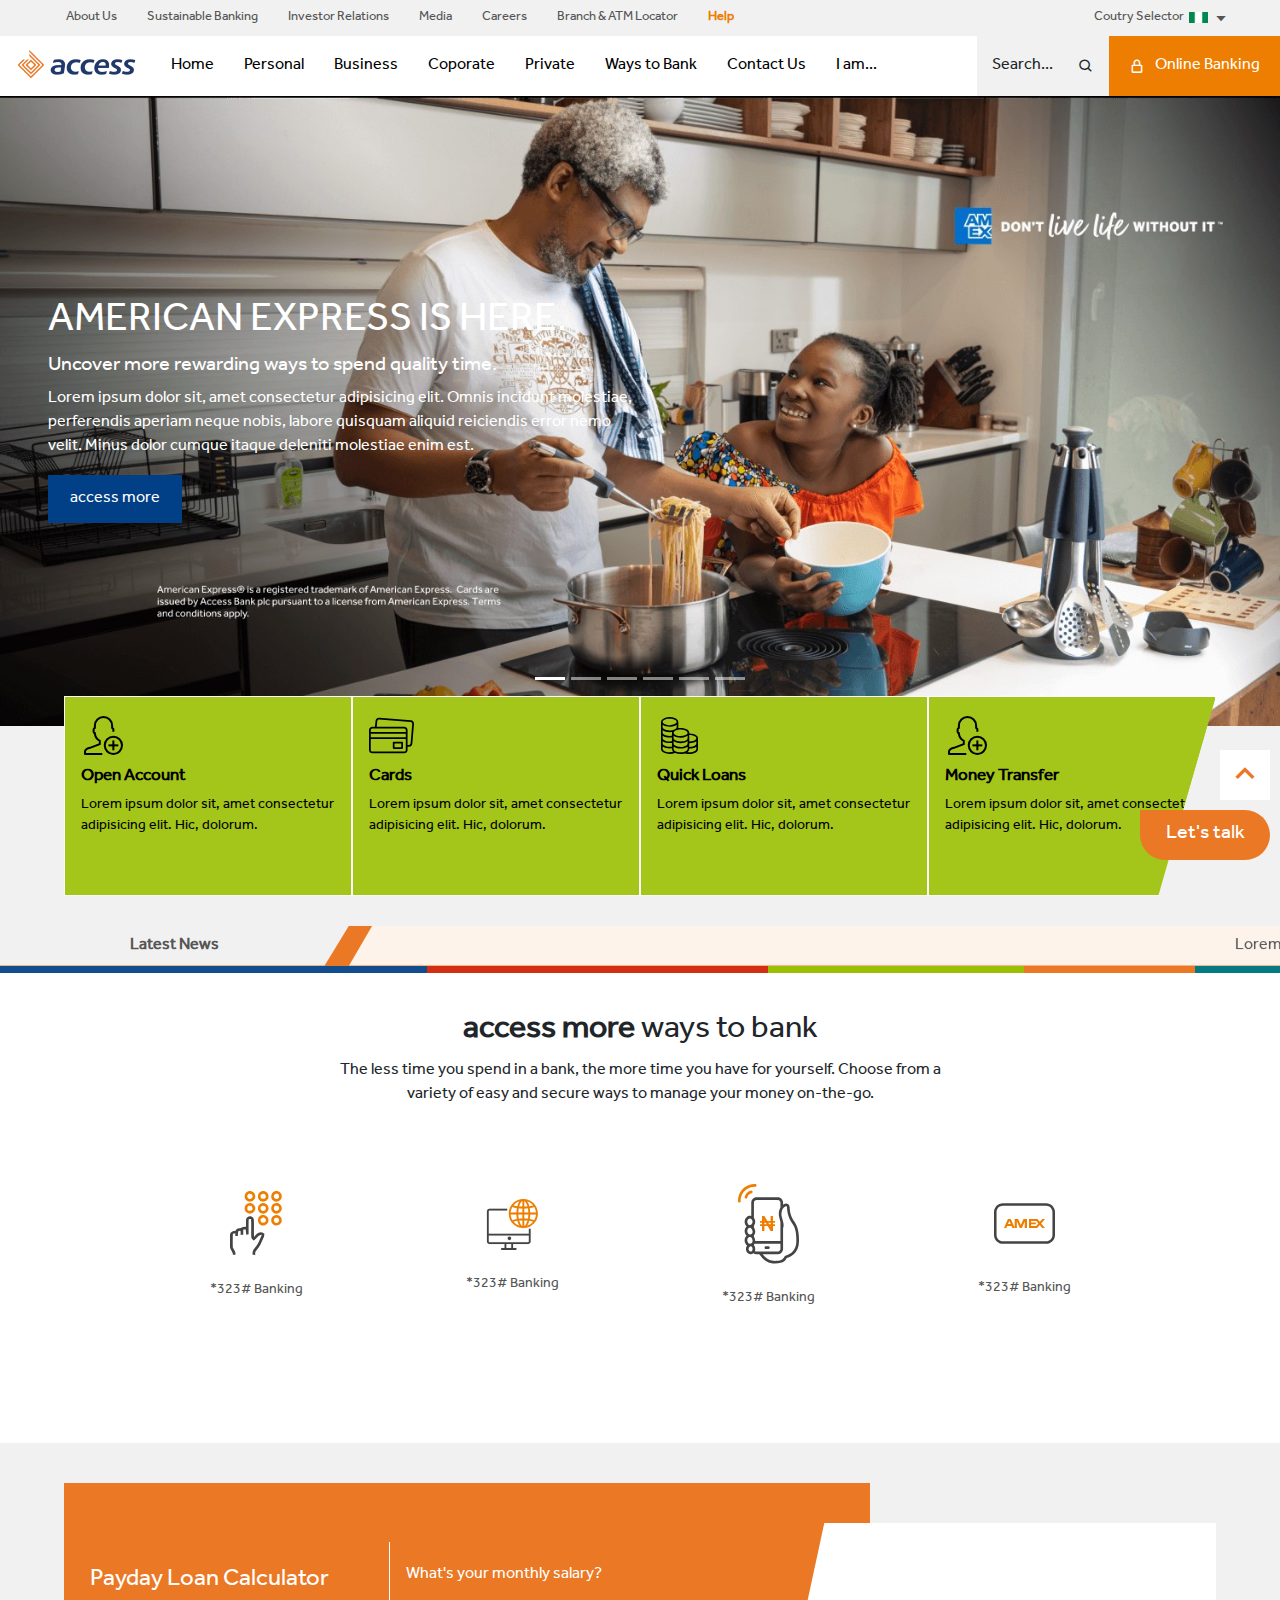
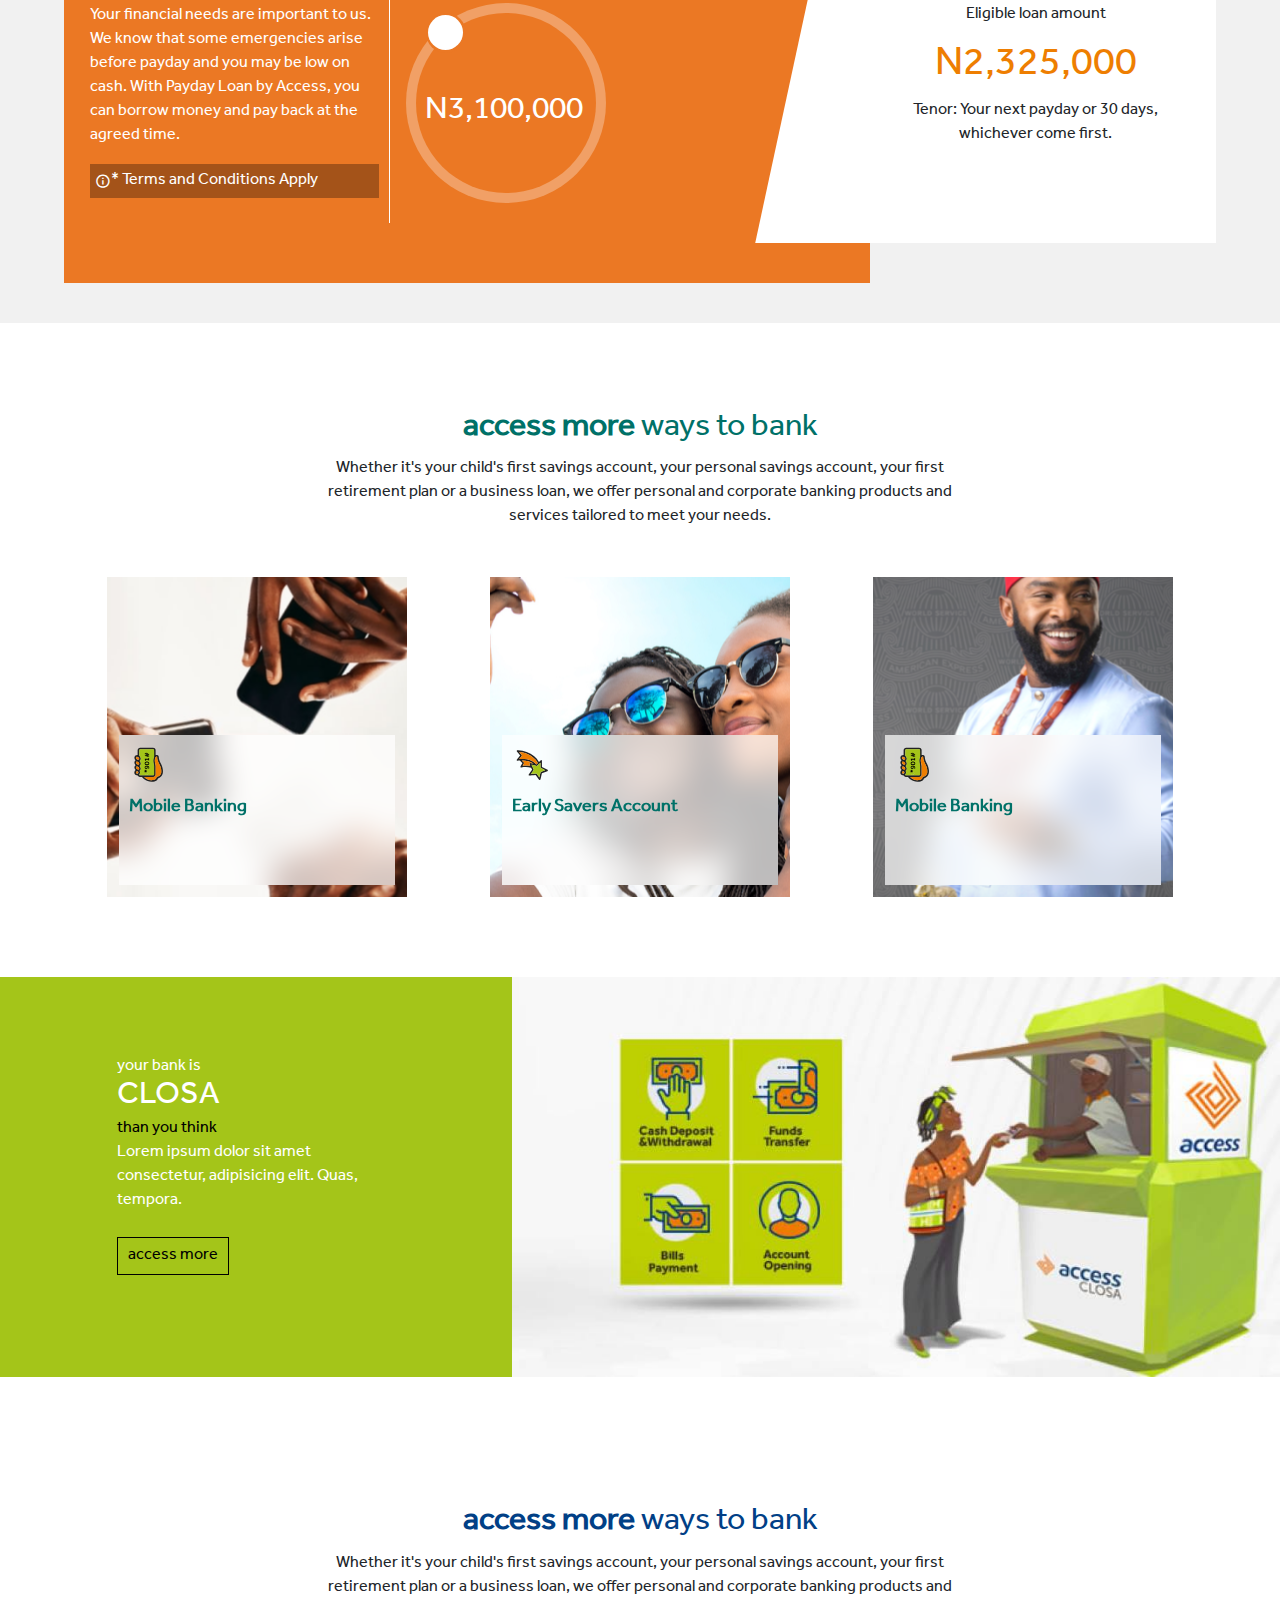
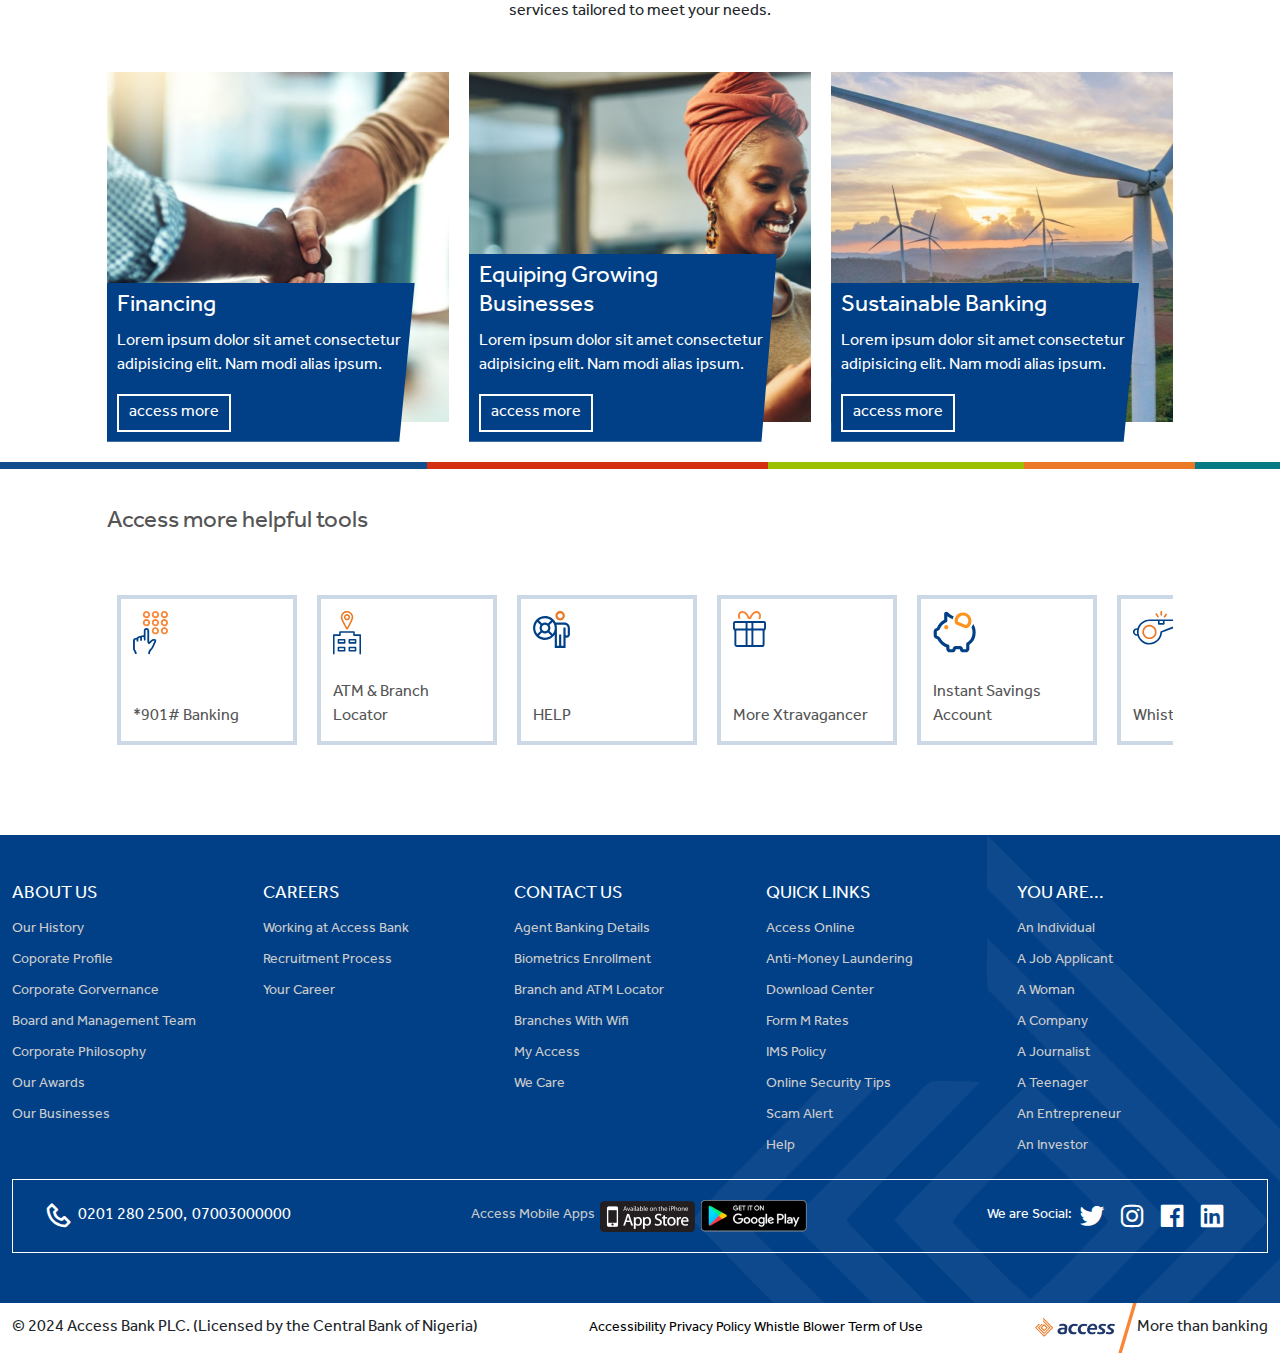
<file: index.html>
<!DOCTYPE html>
<html lang="en">
  <head>
    <meta charset="UTF-8" />
    <meta name="viewport" content="width=device-width, initial-scale=1.0" />
    <link rel="shortcut icon" href="./images/Group-959.png" type="image/x-icon">
    <link
      href="https://unpkg.com/boxicons@2.1.4/css/boxicons.min.css"
      rel="stylesheet"
    />
    <link
      href="https://cdn.jsdelivr.net/npm/bootstrap@5.3.3/dist/css/bootstrap.min.css"
      rel="stylesheet"
      integrity="sha384-QWTKZyjpPEjISv5WaRU9OFeRpok6YctnYmDr5pNlyT2bRjXh0JMhjY6hW+ALEwIH"
      crossorigin="anonymous"
    />
    <link rel="stylesheet" href="./css/components-css/navbar.css" />
    <link rel="stylesheet" href="./css/components-css/footer.css" />
    <link rel="stylesheet" href="./css/components-css/to-top.css">
    <link rel="stylesheet" href="./css/components-css/i-am.css">
    <link
      rel="stylesheet"
      href="https://cdnjs.cloudflare.com/ajax/libs/animate.css/4.1.1/animate.min.css"
    />
    <link rel="stylesheet" href="./css/index.css" />
    <title>Access Bank Plc</title>
  </head>
  <body>

    <div class="to-top">
      <a href="#top">
        <i class='bx bx-chevron-up'></i>
      </a>
  
      <a href="#">Let's talk</a>
    </div>

    <header>
      <!-- THIS IS THE CODE FOR INTERNET BANKING MENU DIV -->
      <!-- DESKTOP VIEW -->
      <div
        class="internet-banking-dsv animate__animated"
        id="internet-banking-dsv"
      >
        <div class="ib-dsv-head">
          <h4 class="text-center">Internet Banking</h4>
        </div>

        <div class="ib-dsv-body">
          <button class="individual">
            <div class="d-flex justify-content-between align-items-center">
              <i class="bx bx-user"></i>
              <p>Individual</p>
            </div>

            <div class="d-flex justify-content-center align-items-center">
              <i class="bx bx-right-top-arrow-circle"></i>
            </div>
          </button>

          <button class="business">
            <div class="d-flex justify-content-between align-items-center">
              <i class="bx bx-user"></i>
              <p>Business</p>
            </div>

            <div class="d-flex justify-content-center align-items-center">
              <i class="bx bx-right-top-arrow-circle"></i>
            </div>
          </button>

          <div class="advert1">
            <img src="../images/advert.png" alt="" />
          </div>
        </div>
      </div>

      <!-- THIS IS THE THE TOP NAV CODE -->
      <div class="top-nav d-flex justify-content-between align-items-center">
        <button class="tn-menu" id="middle-nav-open">
          <div></div>
          <div></div>
          <div></div>
          <div></div>
        </button>

        <div class="top-nav-left d-flex">
          <a class="tn-link" href="#">About Us</a>
          <a class="tn-link" href="#">Sustainable Banking</a>
          <a class="tn-link" href="#">Investor Relations</a>
          <a class="tn-link" href="#">Media</a>
          <a class="tn-link" href="#">Careers</a>
          <a class="tn-link" href="#">Branch & ATM Locator</a>
          <a
            style="font-weight: bold; color: rgb(238, 126, 1)"
            class="tn-link"
            href="#"
            >Help</a
          >
        </div>

        <div
          class="top-nav-right d-flex justify-content-between align-items-center"
        >
          <p>Coutry Selector</p>
          <img src="../images/nigeria.svg" alt="" />
          <i class="bx bx-caret-down"></i>
        </div>
      </div>

      <!-- THIS IS THE CODE FOR THE MIDDLE NAV THAT ONLY SHOW ON MOBILE WHEN THE MENU ICON IS CLICKED -->
      <div class="middle-nav animate__animated" id="middle-nav">
        <ul>
          <li><a href="#">About Us</a></li>
          <li><a href="#">Sustainable Banking</a></li>
          <li><a href="#">Investor Relations</a></li>
          <li><a href="#">Media</a></li>
          <li><a href="#">Careers</a></li>
          <li><a href="#">Branch & ATM Locator</a></li>
          <li><a class="orange-link" href="#">HELP</a></li>
        </ul>
      </div>

      <!-- THIS IS THE CODE FOR THE BOTTOM NAV -->
      <div class="bottom-nav d-flex justify-content-between align-items-center">
        <div class="bn-logo-div mx-3">
          <a href="./index.html"><img src="./images/access-logo-2.png" alt="" /></a>
        </div>

        <div class="bn-nav-div d-flex align-items-center">
          <a class="bn-link" href="./index.html">Home</a>
          <a class="bn-link" id="personal-banking-nd-control" href="./pages/personal.html"
            >Personal</a
          >
          <a class="bn-link" id="business-banking-nd-control" href="./pages/business.html"
            >Business</a
          >
          <a class="bn-link" id="corporate-banking-nd-control" href="#"
            >Coporate</a
          >
          <a class="bn-link" id="private-banking-nd-control" href="#"
            >Private</a
          >
          <a class="bn-link" id="ways-to-bank" href="./pages/waysToBank.html">Ways to Bank</a>
          <a class="bn-link" id="contact-us" href="./pages/contactUs.html">Contact Us</a>
          <a class="bn-link" id="iam-nd-control" href="#">I am...</a>
        </div>

        <div
          class="bn-search-div d-flex align-items-center justify-content-between"
        >
          <p>Search...</p>
          <i class="bx bx-search"></i>
        </div>

        <button
          class="bn-online-banking d-flex align-items-center justify-content-between"
          id="internet-banking-dsv-control"
        >
          <i class="bx bx-lock-alt"></i>
          <p>Online Banking</p>
        </button>

        <div
          class="bn-mobile-nav-div d-flex align-items-center justify-content-between"
        >
          <button
            class="bn-mobile-online-banking"
            id="internet-banking-mbv-control"
          >
            <i id="x-or-lock" class="bx bx-lock-alt"></i>
            <p>Online Banking</p>
          </button>

          <button class="mobile-search-btn">
            <i class="bx bx-search"></i>
          </button>

          <button class="bn-mobile-menu-btn" id="bottom-nav-mbv-control">
            <i id="bnm-icon" class="bx bx-menu"></i>
          </button>
        </div>
      </div>

      <!-- THIS IS THE CODE FOR THE INTERNET BANKING DROPDOWN THAT ONLY WORKS ON MOBILE WHEN YOU CLICK THE INTERNET BANKING BUTTON -->

      <div
        class="internet-banking-mbv animate__animated"
        id="internet-banking-mbv"
      >
        <div class="ib-dsv-head">
          <h4 class="text-center">Internet Banking</h4>
        </div>

        <div class="ib-dsv-body">
          <button class="individual">
            <div class="d-flex justify-content-between align-items-center">
              <i class="bx bx-user"></i>
              <p>Individual</p>
            </div>

            <div class="d-flex justify-content-center align-items-center">
              <i class="bx bx-right-top-arrow-circle"></i>
            </div>
          </button>

          <button class="business">
            <div class="d-flex justify-content-between align-items-center">
              <i class="bx bx-user"></i>
              <p>Business</p>
            </div>

            <div class="d-flex justify-content-center align-items-center">
              <i class="bx bx-right-top-arrow-circle"></i>
            </div>
          </button>
        </div>
      </div>

      <!-- THIS IS THE CODE FOR THE NAVBAR DROPDOWN ACCORDION THAT ONLY WORKS ON MOBILE WHEN YOU CLICK THE MENU BUTTON -->

      <div class="bottom-nav-mbv animate__animated" id="bottom-nav-mbv">
        <div class="accordion accordion-flush" id="accordionFlushExample">
          <!-- Accordion Item #1 -->
          <div class="accordion-item">
            <h2 class="accordion-header">
              <button
                class="accordion-button collapsed"
                type="button"
                data-bs-toggle="collapse"
                data-bs-target="#flush-collapseOne"
                aria-expanded="false"
                aria-controls="flush-collapseOne"
              >
                PERSONAL
              </button>
            </h2>
            <div
              id="flush-collapseOne"
              class="accordion-collapse collapse"
              data-bs-parent="#accordionFlushExample"
            >
              <div class="accordion-body">
                <ul class="nav-acc-ul">
                  <li><a href="./pages/personal.html" class="inner-link">PERSONAL BANKING</a></li>
                  <li><a href="" class="inner-link">AGENCY BANKING</a></li>
                  <li><a href="" class="inner-link">BACK TO SCHOOL</a></li>
                  <li><a href="" class="inner-link">BANCASSURANCE</a></li>
                  <li><a href="" class="inner-link">BORROWING</a></li>
                  <li><a href="" class="inner-link">DIASPORA BANKING</a></li>
                  <li><a href="" class="inner-link">EVERYDAY ACCOUNTS</a></li>
                  <li><a href="" class="inner-link">KIDS & TEENS</a></li>
                  <li><a href="" class="inner-link">MONEY TRANSFER</a></li>
                  <li>
                    <a href="" class="inner-link">PROMOS & PROPOSITIONS</a>
                  </li>
                  <li><a href="" class="inner-link">SAVING & INVESTING</a></li>
                  <li><a href="" class="inner-link">THE "W" INITIATIVE</a></li>
                </ul>
              </div>
            </div>
          </div>

          <!-- Accordion Item #2 -->
          <div class="accordion-item">
            <h2 class="accordion-header">
              <button
                class="accordion-button collapsed"
                type="button"
                data-bs-toggle="collapse"
                data-bs-target="#flush-collapseTwo"
                aria-expanded="false"
                aria-controls="flush-collapseTwo"
              >
                BUSINESS
              </button>
            </h2>
            <div
              id="flush-collapseTwo"
              class="accordion-collapse collapse"
              data-bs-parent="#accordionFlushExample"
            >
              <div class="accordion-body">
                <ul class="nav-acc-ul">
                  <li><a href="./pages/business.html" class="inner-link">BUSINESS BANKING</a></li>
                  <li><a href="" class="inner-link">AGENCY BANKING</a></li>
                  <li><a href="" class="inner-link">BACK TO SCHOOL</a></li>
                  <li><a href="" class="inner-link">BANCASSURANCE</a></li>
                  <li><a href="" class="inner-link">BORROWING</a></li>
                  <li><a href="" class="inner-link">DIASPORA BANKING</a></li>
                  <li><a href="" class="inner-link">EVERYDAY ACCOUNTS</a></li>
                  <li><a href="" class="inner-link">KIDS & TEENS</a></li>
                  <li><a href="" class="inner-link">MONEY TRANSFER</a></li>
                  <li>
                    <a href="" class="inner-link">PROMOS & PROPOSITIONS</a>
                  </li>
                  <li><a href="" class="inner-link">SAVING & INVESTING</a></li>
                  <li><a href="" class="inner-link">THE "W" INITIATIVE</a></li>
                </ul>
              </div>
            </div>
          </div>

          <!-- Accordion Item #3 -->
          <div class="accordion-item">
            <h2 class="accordion-header">
              <button
                class="accordion-button collapsed"
                type="button"
                data-bs-toggle="collapse"
                data-bs-target="#flush-collapseThree"
                aria-expanded="false"
                aria-controls="flush-collapseThree"
              >
                CORPERATE
              </button>
            </h2>
            <div
              id="flush-collapseThree"
              class="accordion-collapse collapse"
              data-bs-parent="#accordionFlushExample"
            >
              <div class="accordion-body">
                <ul class="nav-acc-ul">
                  <li><a href="" class="inner-link">AGENCY BANKING</a></li>
                  <li><a href="" class="inner-link">BACK TO SCHOOL</a></li>
                  <li><a href="" class="inner-link">BANCASSURANCE</a></li>
                  <li><a href="" class="inner-link">BORROWING</a></li>
                  <li><a href="" class="inner-link">DIASPORA BANKING</a></li>
                  <li><a href="" class="inner-link">EVERYDAY ACCOUNTS</a></li>
                  <li><a href="" class="inner-link">KIDS & TEENS</a></li>
                  <li><a href="" class="inner-link">MONEY TRANSFER</a></li>
                  <li>
                    <a href="" class="inner-link">PROMOS & PROPOSITIONS</a>
                  </li>
                  <li><a href="" class="inner-link">SAVING & INVESTING</a></li>
                  <li><a href="" class="inner-link">THE "W" INITIATIVE</a></li>
                </ul>
              </div>
            </div>
          </div>

          <!-- Accordion Item #4 -->
          <div class="accordion-item">
            <h2 class="accordion-header">
              <button
                class="accordion-button collapsed"
                type="button"
                data-bs-toggle="collapse"
                data-bs-target="#flush-collapseFour"
                aria-expanded="false"
                aria-controls="flush-collapseFour"
              >
                PRIVATE
              </button>
            </h2>
            <div
              id="flush-collapseFour"
              class="accordion-collapse collapse"
              data-bs-parent="#accordionFlushExample"
            >
              <div class="accordion-body">
                <ul class="nav-acc-ul">
                  <li><a href="" class="inner-link">AGENCY BANKING</a></li>
                  <li><a href="" class="inner-link">BACK TO SCHOOL</a></li>
                  <li><a href="" class="inner-link">BANCASSURANCE</a></li>
                  <li><a href="" class="inner-link">BORROWING</a></li>
                  <li><a href="" class="inner-link">DIASPORA BANKING</a></li>
                  <li><a href="" class="inner-link">EVERYDAY ACCOUNTS</a></li>
                  <li><a href="" class="inner-link">KIDS & TEENS</a></li>
                  <li><a href="" class="inner-link">MONEY TRANSFER</a></li>
                  <li>
                    <a href="" class="inner-link">PROMOS & PROPOSITIONS</a>
                  </li>
                  <li><a href="" class="inner-link">SAVING & INVESTING</a></li>
                  <li><a href="" class="inner-link">THE "W" INITIATIVE</a></li>
                </ul>
              </div>
            </div>
          </div>

          <!-- Accordion Item #5 -->
          <div class="accordion-item">
            <h2 class="accordion-header">
              <button
                class="accordion-button collapsed"
                type="button"
                data-bs-toggle="collapse"
                data-bs-target="#flush-collapseFive"
                aria-expanded="false"
                aria-controls="flush-collapseFive"
              >
                WAYS TO BANK
              </button>
            </h2>
            <div
              id="flush-collapseFive"
              class="accordion-collapse collapse"
              data-bs-parent="#accordionFlushExample"
            >
              <div class="accordion-body">
                <ul class="nav-acc-ul">
                  <li><a href="./pages/waysToBank.html" class="inner-link">WAYS TO BANK</a></li>
                  <li><a href="" class="inner-link">AGENCY BANKING</a></li>
                  <li><a href="" class="inner-link">BACK TO SCHOOL</a></li>
                  <li><a href="" class="inner-link">BANCASSURANCE</a></li>
                  <li><a href="" class="inner-link">BORROWING</a></li>
                  <li><a href="" class="inner-link">DIASPORA BANKING</a></li>
                  <li><a href="" class="inner-link">EVERYDAY ACCOUNTS</a></li>
                  <li><a href="" class="inner-link">KIDS & TEENS</a></li>
                  <li><a href="" class="inner-link">MONEY TRANSFER</a></li>
                  <li>
                    <a href="" class="inner-link">PROMOS & PROPOSITIONS</a>
                  </li>
                  <li><a href="" class="inner-link">SAVING & INVESTING</a></li>
                  <li><a href="" class="inner-link">THE "W" INITIATIVE</a></li>
                </ul>
              </div>
            </div>
          </div>

          <!-- Accordion Item #6 -->
          <div class="accordion-item">
            <h2 class="accordion-header">
              <button
                class="accordion-button collapsed"
                type="button"
                data-bs-toggle="collapse"
                data-bs-target="#flush-collapseSix"
                aria-expanded="false"
                aria-controls="flush-collapseSix"
              >
                CONTACT US
              </button>
            </h2>
            <div
              id="flush-collapseSix"
              class="accordion-collapse collapse"
              data-bs-parent="#accordionFlushExample"
            >
              <div class="accordion-body">
                <ul class="nav-acc-ul">
                  <li><a href="./pages/contactUs.html" class="inner-link">CONTACT US</a></li>
                  <li><a href="" class="inner-link">AGENCY BANKING</a></li>
                  <li><a href="" class="inner-link">BACK TO SCHOOL</a></li>
                  <li><a href="" class="inner-link">BANCASSURANCE</a></li>
                  <li><a href="" class="inner-link">BORROWING</a></li>
                  <li><a href="" class="inner-link">DIASPORA BANKING</a></li>
                  <li><a href="" class="inner-link">EVERYDAY ACCOUNTS</a></li>
                  <li><a href="" class="inner-link">KIDS & TEENS</a></li>
                  <li><a href="" class="inner-link">MONEY TRANSFER</a></li>
                  <li>
                    <a href="" class="inner-link">PROMOS & PROPOSITIONS</a>
                  </li>
                  <li><a href="" class="inner-link">SAVING & INVESTING</a></li>
                  <li><a href="" class="inner-link">THE "W" INITIATIVE</a></li>
                </ul>
              </div>
            </div>
          </div>

          <!-- Accordion Item #7 -->
          <div class="accordion-item">
            <h2 class="accordion-header">
              <button
                class="accordion-button collapsed"
                type="button"
                data-bs-toggle="collapse"
                data-bs-target="#flush-collapseSeven"
                aria-expanded="false"
                aria-controls="flush-collapseSeven"
              >
                I AM...
              </button>
            </h2>
            <div
              id="flush-collapseSeven"
              class="accordion-collapse collapse"
              data-bs-parent="#accordionFlushExample"
            >
              <div class="accordion-body">
                <ul class="nav-acc-ul">
                  <li><a href="" class="inner-link">AGENCY BANKING</a></li>
                  <li><a href="" class="inner-link">BACK TO SCHOOL</a></li>
                  <li><a href="" class="inner-link">BANCASSURANCE</a></li>
                  <li><a href="" class="inner-link">BORROWING</a></li>
                  <li><a href="" class="inner-link">DIASPORA BANKING</a></li>
                  <li><a href="" class="inner-link">EVERYDAY ACCOUNTS</a></li>
                  <li><a href="" class="inner-link">KIDS & TEENS</a></li>
                  <li><a href="" class="inner-link">MONEY TRANSFER</a></li>
                  <li>
                    <a href="" class="inner-link">PROMOS & PROPOSITIONS</a>
                  </li>
                  <li><a href="" class="inner-link">SAVING & INVESTING</a></li>
                  <li><a href="" class="inner-link">THE "W" INITIATIVE</a></li>
                </ul>
              </div>
            </div>
          </div>
        </div>
      </div>

      <!-- THIS IS THE CODE FOR THE MAJOR DROPDOWNS -->

      <div class="nav-drops-underlay" id="nav-drops-underlay">
        <div class="nav-drops" id="personal-banking-nd">
          <div class="nav-drops-head d-flex align-items-center">
            <h1>PERSONAL BANKING</h1>
          </div>

          <div
            class="nav-drops-body d-flex justify-content-between align-items-center"
          >
            <div class="nav-drops-body-left">
              <ul class="nav-acc-ul">
                <li><a href="" class="inner-link">Agency Banking</a></li>
                <li><a href="" class="inner-link">Back to School</a></li>
                <li><a href="" class="inner-link">Bancassurance</a></li>
                <li><a href="" class="inner-link">Borrowing</a></li>
                <li><a href="" class="inner-link">Diaspora Banking</a></li>
                <li><a href="" class="inner-link">Everyday Accounts</a></li>
                <li><a href="" class="inner-link">Kids & Teens</a></li>
                <li><a href="" class="inner-link">Money Transfer</a></li>
                <li><a href="" class="inner-link">Promos & Propositions</a></li>
                <li><a href="" class="inner-link">Saving & Investing</a></li>
                <li><a href="" class="inner-link">The "W" Initiative</a></li>
              </ul>
            </div>

            <div class="nav-drops-body-right row">
              <div class="col"></div>

              <div class="ndbr-1 col">
                <h1>Agency Banking</h1>

                <p>Agency banking is bankng that's CLOSA to you</p>
              </div>

              <div class="ndbr-2 col">
                <img src="../images/agency-banking.png" alt="" />
                <p>
                  Lorem ipsum dolor, sit amet consectetur adipisicing elit.
                  Autem, ullam. Repudiandae praesentium delectus minima quae
                  pariatur?
                </p>
                <a href="#">access more</a>
              </div>
            </div>
          </div>

          <div
            class="nav-drops-footer d-flex justify-content-between align-items-center"
          >
            <div>
              <a href="#"><i class="bx bx-phone"></i> Contact Us</a>
              <a href="#"><i class="bx bx-color"></i> Help & Support</a>
              <a href="#"><i class="bx bx-map-alt"></i> Locate Us</a>
            </div>

            <div class="d-flex justify-content-between align-items-center">
              <svg
                width="19"
                height="50"
                viewBox="0 0 19 52"
                fill="none"
                xmlns="http://www.w3.org/2000/svg"
              >
                <path
                  d="M15.4054 0H19L3.59459 52H0L15.4054 0Z"
                  fill="#F98537"
                ></path>
              </svg>
              <p>More than banking</p>
            </div>
          </div>
        </div>
      </div>

      <div class="nav-drops-underlay" id="nav-drops-underlay-2">
        <div class="nav-drops" id="business-banking-nd">
          <div class="nav-drops-head d-flex align-items-center">
            <h1>BUSINESS BANKING</h1>
          </div>

          <div
            class="nav-drops-body d-flex justify-content-between align-items-center"
          >
            <div class="nav-drops-body-left">
              <ul class="nav-acc-ul">
                <li><a href="" class="inner-link">Business Accounts</a></li>
                <li>
                  <a href="" class="inner-link">CBN Healthcare Sector Loan</a>
                </li>
                <li>
                  <a href="" class="inner-link">E-solutions and Services</a>
                </li>
                <li><a href="" class="inner-link">Emerging Businesses</a></li>
                <li><a href="" class="inner-link">FX Products</a></li>
                <li>
                  <a href="" class="inner-link">FX Self Service Portal</a>
                </li>
              </ul>
            </div>

            <div class="nav-drops-body-right row">
              <div class="ndbr-0 col">
                <a href="" class="inner-link">Corporate Account</a>
                <a href="" class="inner-link">Domicilliary Account</a>
              </div>

              <div class="ndbr-1 col">
                <h1>Business Accounts</h1>

                <p>Agency banking is bankng that's CLOSA to you</p>
              </div>

              <div class="ndbr-2 col">
                <img src="../images/business-accounts.png" alt="" />
                <p>
                  Lorem ipsum dolor, sit amet consectetur adipisicing elit.
                  Autem, ullam. Repudiandae praesentium delectus minima quae
                  pariatur?
                </p>
                <a href="#">access more</a>
              </div>
            </div>
          </div>

          <div
            class="nav-drops-footer d-flex justify-content-between align-items-center"
          >
            <div>
              <a href="#"><i class="bx bx-phone"></i> Contact Us</a>
              <a href="#"><i class="bx bx-color"></i> Help & Support</a>
              <a href="#"><i class="bx bx-map-alt"></i> Locate Us</a>
            </div>

            <div class="d-flex justify-content-between align-items-center">
              <svg
                width="19"
                height="50"
                viewBox="0 0 19 52"
                fill="none"
                xmlns="http://www.w3.org/2000/svg"
              >
                <path
                  d="M15.4054 0H19L3.59459 52H0L15.4054 0Z"
                  fill="#F98537"
                ></path>
              </svg>
              <p>More than banking</p>
            </div>
          </div>
        </div>
      </div>

      <div class="nav-drops-underlay" id="nav-drops-underlay-3">
        <div class="nav-drops" id="corporate-banking-nd">
          <div class="nav-drops-head d-flex align-items-center">
            <h1>CORPORATE BANKING</h1>
          </div>

          <div
            class="nav-drops-body d-flex justify-content-between align-items-center"
          >
            <div class="nav-drops-body-left">
              <ul class="nav-acc-ul">
                <li><a href="" class="inner-link">Corporate Sector</a></li>
                <li><a href="" class="inner-link">Distibutors Forum</a></li>
                <li><a href="" class="inner-link">Economic Research</a></li>
                <li><a href="" class="inner-link">Exporters Forum</a></li>
                <li><a href="" class="inner-link">Loans</a></li>
                <li><a href="" class="inner-link">Products & Service</a></li>
              </ul>
            </div>

            <div class="nav-drops-body-right row">
              <div class="ndbr-0 col">
                <a href="" class="inner-link">Airline Payments</a>
                <a href="" class="inner-link">Asian Coporates</a>
                <a href="" class="inner-link">Airline Payments</a>
                <a href="" class="inner-link">Asian Coporates</a>
                <a href="" class="inner-link">Airline Payments</a>
                <a href="" class="inner-link">Asian Coporates</a>
                <a href="" class="inner-link">Airline Payments</a>
                <a href="" class="inner-link">Asian Coporates</a>
                <a href="" class="inner-link">Airline Payments</a>
                <a href="" class="inner-link">Asian Coporates</a>
                <a href="" class="inner-link">Airline Payments</a>
                <a href="" class="inner-link">Asian Coporates</a>
              </div>

              <div class="ndbr-1 col">
                <h1>Corporate Sector</h1>

                <p>
                  We have the specialised knowledge and expertise to help you
                  navigate the financial complexity of your industry.
                </p>
              </div>

              <div class="ndbr-2 col">
                <p>
                  Lorem ipsum dolor, sit amet consectetur praesentium delectus
                  minima quae pariatur?
                </p>
                <a href="#">access more</a>
              </div>
            </div>
          </div>

          <div
            class="nav-drops-footer d-flex justify-content-between align-items-center"
          >
            <div>
              <a href="#"><i class="bx bx-phone"></i> Contact Us</a>
              <a href="#"><i class="bx bx-color"></i> Help & Support</a>
              <a href="#"><i class="bx bx-map-alt"></i> Locate Us</a>
            </div>

            <div class="d-flex justify-content-between align-items-center">
              <svg
                width="19"
                height="50"
                viewBox="0 0 19 52"
                fill="none"
                xmlns="http://www.w3.org/2000/svg"
              >
                <path
                  d="M15.4054 0H19L3.59459 52H0L15.4054 0Z"
                  fill="#F98537"
                ></path>
              </svg>
              <p>More than banking</p>
            </div>
          </div>
        </div>
      </div>

      <div class="nav-drops-underlay" id="nav-drops-underlay-4">
        <div class="nav-drops" id="private-banking-nd">
          <div class="nav-drops-head d-flex align-items-center">
            <h1>PRIVATE BANKING</h1>
          </div>

          <div
            class="nav-drops-body d-flex justify-content-between align-items-center"
          >
            <div class="nav-drops-body-left">
              <ul class="nav-acc-ul">
                <li>
                  <a href="" class="inner-link"
                    >About the Access Private Bank</a
                  >
                </li>
                <li><a href="" class="inner-link">Access Medicair</a></li>
                <li>
                  <a href="" class="inner-link">American Express (AMEX) Card</a>
                </li>
                <li><a href="" class="inner-link">Black Card</a></li>
                <li>
                  <a href="" class="inner-link">Exclusive Private Banker</a>
                </li>
                <li><a href="" class="inner-link">Investment Management</a></li>
                <li>
                  <a href="" class="inner-link">Our Products & Service</a>
                </li>
              </ul>
            </div>

            <div class="nav-drops-body-right row">
              <div class="ndbr-0 col">
                <a href="" class="inner-link">Airline Payments</a>
                <a href="" class="inner-link">Asian Coporates</a>
                <a href="" class="inner-link">Airline Payments</a>
                <a href="" class="inner-link">Asian Coporates</a>
                <a href="" class="inner-link">Airline Payments</a>
                <a href="" class="inner-link">Asian Coporates</a>
                <a href="" class="inner-link">Airline Payments</a>
                <a href="" class="inner-link">Asian Coporates</a>
                <a href="" class="inner-link">Airline Payments</a>
                <a href="" class="inner-link">Asian Coporates</a>
                <a href="" class="inner-link">Airline Payments</a>
                <a href="" class="inner-link">Asian Coporates</a>
              </div>

              <div class="ndbr-1 col">
                <h1>About the Private Bank</h1>

                <p>
                  We help you identify the right financial strategy, and provide
                  you with the services and products you require today and in
                  the future.
                </p>
              </div>

              <div class="ndbr-2 col">
                <img src="../images/private-bank.png" alt="" />
                <p>
                  Introducing the Access Bank American Express® Platinum Card
                  and the American Express® Gold Card.
                </p>
                <a href="#">access more</a>
              </div>
            </div>
          </div>

          <div
            class="nav-drops-footer d-flex justify-content-between align-items-center"
          >
            <div>
              <a href="#"><i class="bx bx-phone"></i> Contact Us</a>
              <a href="#"><i class="bx bx-color"></i> Help & Support</a>
              <a href="#"><i class="bx bx-map-alt"></i> Locate Us</a>
            </div>

            <div class="d-flex justify-content-between align-items-center">
              <svg
                width="19"
                height="50"
                viewBox="0 0 19 52"
                fill="none"
                xmlns="http://www.w3.org/2000/svg"
              >
                <path
                  d="M15.4054 0H19L3.59459 52H0L15.4054 0Z"
                  fill="#F98537"
                ></path>
              </svg>
              <p>More than banking</p>
            </div>
          </div>
        </div>
      </div>

      <div class="nav-drops-underlay" id="nav-drops-underlay-5">
        <div class="nav-drops" id="iam-nd">

          <div class="nav-drops-head iam-drop-head d-flex align-items-center">
            <h1>PRIVATE BANKING</h1>
          </div>

          <div class="iam-drop-body">

            <div class="one-iam-box">
              <a href="">

                <div>
                  <p class="iam-init">A Company</p>
                </div>
   
                <p class="iam-end">access more <i class="bx bx-chevron-right"></i></p>

              </a>
            </div>


            <div class="one-iam-box">
              <a href="">

                <div>
                  <p class="iam-init">An Entrepreneur</p>
                </div>
   
                <p class="iam-end">access more <i class="bx bx-chevron-right"></i></p>

              </a>
            </div>


            <div class="one-iam-box">
              <a href="">

                <div>
                  <p class="iam-init">An Individual</p>
                </div>
   
                <p class="iam-end">access more <i class="bx bx-chevron-right"></i></p>

              </a>
            </div>


            <div class="one-iam-box">
              <a href="">

                <div>
                  <p class="iam-init">An Investor</p>
                </div>
   
                <p class="iam-end">access more <i class="bx bx-chevron-right"></i></p>

              </a>
            </div>


            <div class="one-iam-box">
              <a href="">

                <div>
                  <p class="iam-init">A Job Applicant</p>
                </div>
   
                <p class="iam-end">access more <i class="bx bx-chevron-right"></i></p>

              </a>
            </div>


            <div class="one-iam-box">
              <a href="">

                <div>
                  <p class="iam-init">A Journalist</p>
                </div>
   
                <p class="iam-end">access more <i class="bx bx-chevron-right"></i></p>

              </a>
            </div>


            <div class="one-iam-box">
              <a href="">

                <div>
                  <p class="iam-init">A Teenager</p>
                </div>
   
                <p class="iam-end">access more <i class="bx bx-chevron-right"></i></p>

              </a>
            </div>


            <div class="one-iam-box">
              <a href="">

                <div>
                  <p class="iam-init">A Woman</p>
                </div>
   
                <p class="iam-end">access more <i class="bx bx-chevron-right"></i></p>

              </a>
            </div>




          </div>


        </div>

      </div>


    </header>

    <!-- END OF THE NAVIGATION BAR -->
    <!-- END OF THE NAVIGATION BAR -->
    <!-- END OF THE NAVIGATION BAR -->

    <section class="section-one">
      <div>
        <div
          id="carouselExampleIndicators"
          class="carousel slide"
          data-bs-ride="carousel"
          data-bs-interval="3000"
          data-bs-pause="false"
        >
          <!-- Indicators -->
          <div class="carousel-indicators">
            <button
              type="button"
              data-bs-target="#carouselExampleIndicators"
              data-bs-slide-to="0"
              class="active"
              aria-current="true"
              aria-label="Slide 1"
            ></button>
            <button
              type="button"
              data-bs-target="#carouselExampleIndicators"
              data-bs-slide-to="1"
              aria-label="Slide 2"
            ></button>
            <button
              type="button"
              data-bs-target="#carouselExampleIndicators"
              data-bs-slide-to="2"
              aria-label="Slide 3"
            ></button>
            <button
              type="button"
              data-bs-target="#carouselExampleIndicators"
              data-bs-slide-to="3"
              aria-label="Slide 4"
            ></button>
            <button
              type="button"
              data-bs-target="#carouselExampleIndicators"
              data-bs-slide-to="4"
              aria-label="Slide 5"
            ></button>
            <button
              type="button"
              data-bs-target="#carouselExampleIndicators"
              data-bs-slide-to="5"
              aria-label="Slide 6"
            ></button>
          </div>

          <!-- Carousel items -->
          <div class="carousel-inner">
            <!-- First item -->
            <div class="carousel-item active hero-carousel-item">
              <div class="car-bg d-flex align-items-center p-5">
                <div class="car-content d-none d-lg-block col-6">
                  <h1>AMERICAN EXPRESS IS HERE.</h1>
                  <h5>Uncover more rewarding ways to spend quality time.</h5>
                  <p>
                    Lorem ipsum dolor sit, amet consectetur adipisicing elit.
                    Omnis incidunt molestiae, perferendis aperiam neque nobis,
                    labore quisquam aliquid reiciendis error nemo velit. Minus
                    dolor cumque itaque deleniti molestiae enim est.
                  </p>

                  <button class="access-more-blue">access more</button>
                </div>
              </div>

              <div
                class="car-content d-block d-lg-none col-10 col-md-8 mx-auto my-3"
              >
                <h1 class="text-center">AMERICAN EXPRESS IS HERE.</h1>
                <h5 class="text-center">
                  Uncover more rewarding ways to spend quality time.
                </h5>
                <p class="text-center">
                  Lorem ipsum dolor sit, amet consectetur adipisicing elit.
                  Omnis incidunt molestiae, perferendis aperiam neque nobis,
                  labore quisquam aliquid reiciendis error nemo velit. Minus
                  dolor cumque itaque deleniti molestiae enim est.
                </p>

                <button class="access-more-blue mx-auto text-center">
                  access more
                </button>
              </div>
            </div>

            <!-- Second item -->
            <div class="carousel-item hero-carousel-item">
              <div class="car-bg d-flex align-items-center p-5">
                <div class="car-content d-none d-lg-block col-6">
                  <h1>WIN CASH PRIZES</h1>
                  <!-- <h5>Uncover more rewarding ways to spend quality time.</h5> -->
                  <p>
                    Lorem ipsum dolor sit, amet consectetur adipisicing elit.
                    Omnis incidunt molestiae, perferendis aperiam neque nobis,
                    labore quisquam aliquid reiciendis error nemo velit.
                  </p>

                  <button class="access-more-blue">access more</button>
                </div>
              </div>

              <div
                class="car-content d-block d-lg-none col-10 col-md-8 mx-auto my-3"
              >
                <h1>WIN CASH PRIZES</h1>
                <!-- <h5>Uncover more rewarding ways to spend quality time.</h5> -->
                <p class="text-center">
                  Lorem ipsum dolor sit, amet consectetur adipisicing elit.
                  Omnis incidunt molestiae, perferendis aperiam neque nobis,
                  labore quisquam aliquid.
                </p>

                <button class="access-more-blue mx-auto text-center">
                  access more
                </button>
              </div>
            </div>

            <!-- Third item -->
            <div class="carousel-item hero-carousel-item">
              <div class="car-bg d-flex align-items-center p-5">
                <div class="car-content d-none d-lg-block col-6">
                  <h1>WE PROVIDE ACCESS</h1>
                  <h5>For your Business Ventures</h5>
                  <p>
                    Lorem ipsum dolor sit, amet consectetur adipisicing elit.
                    Omnis incidunt molestiae, perferendis aperiam neque nobis,
                    labore quisquam aliquid reiciendis error nemo velit.
                  </p>

                  <button class="access-more-blue">access more</button>
                </div>
              </div>

              <div
                class="car-content d-block d-lg-none col-10 col-md-8 mx-auto my-3"
              >
                <h1 class="text-center">WE PROVIDE ACCESS</h1>
                <h5 class="text-center">For your Business Ventures</h5>
                <p class="text-center">
                  Lorem ipsum dolor sit, amet consectetur adipisicing elit.
                  Omnis incidunt molestiae, perferendis aperiam neque nobis,
                  labore quisquam aliquid.
                </p>

                <button class="access-more-blue mx-auto text-center">
                  access more
                </button>
              </div>
            </div>

            <!-- Fourth item -->
            <div class="carousel-item hero-carousel-item">
              <div class="car-bg d-flex align-items-center p-5">
                <div class="car-content d-none d-lg-block col-6">
                  <h1>WE OFFER INDUSTRY SPECIFIC.</h1>
                  <h5>Banking Services with Excellence</h5>
                  <p>
                    Lorem ipsum dolor sit, amet consectetur adipisicing elit.
                    Omnis incidunt molestiae, perferendis aperiam neque.
                  </p>

                  <button class="access-more-blue">access more</button>
                </div>
              </div>

              <div
                class="car-content d-block d-lg-none col-10 col-md-8 mx-auto my-3"
              >
                <h1 class="text-center">AMERICAN EXPRESS IS HERE.</h1>
                <h5 class="text-center">
                  Uncover more rewarding ways to spend quality time.
                </h5>
                <p class="text-center">
                  Lorem ipsum dolor sit, amet consectetur adipisicing elit.
                  Omnis incidunt molestiae, perferendis aperiam neque nobis,
                  labore quisquam.
                </p>

                <button class="access-more-blue mx-auto text-center">
                  access more
                </button>
              </div>
            </div>

            <!-- Fifth item -->
            <div class="carousel-item hero-carousel-item">
              <div class="car-bg d-flex align-items-center p-5">
                <div class="car-content d-none d-lg-block col-6">
                  <h1>EARN LOCALLY, INVEST</h1>
                  <h5>AROUND THE WORLD</h5>
                  <p>
                    Lorem ipsum dolor sit, amet consectetur adipisicing elit.
                    Omnis incidunt molestiae, perferendis aperiam neque nobis,
                    labore quisquam aliquid reiciendis error.
                  </p>

                  <button class="access-more-blue">access more</button>
                </div>
              </div>

              <div
                class="car-content d-block d-lg-none col-10 col-md-8 mx-auto my-3"
              >
                <h1 class="text-center">EARN LOCALLY, INVEST</h1>
                <h5 class="text-center">AROUND THE WORLD</h5>
                <p class="text-center">
                  Lorem ipsum dolor sit, amet consectetur adipisicing elit.
                  Omnis incidunt molestiae, perferendis aperiam neque nobis,
                  labore quisquam aliquid reiciendis.
                </p>

                <button class="access-more-blue mx-auto text-center">
                  access more
                </button>
              </div>
            </div>

            <!-- Sixth item -->
            <div class="carousel-item hero-carousel-item">
              <div class="car-bg d-flex align-items-center p-5">
                <div class="car-content d-none d-lg-block col-6">
                  <h1>DON'T HAVE AN ACCESS VISA USD CARD</h1>
                  <h5>Visit the nearest Access Bank branch to get yours</h5>
                  <p>
                    Lorem ipsum dolor sit, amet consectetur adipisicing elit.
                    Omnis incidunt molestiae, perferendis aperiam neque nobis,
                    labore quisquam aliquid reiciendis.
                  </p>

                  <button class="access-more-blue">access more</button>
                </div>
              </div>

              <div
                class="car-content d-block d-lg-none col-10 col-md-8 mx-auto my-3"
              >
                <h1 class="text-center">DON'T HAVE AN ACCESS VISA USD CARD</h1>
                <h5 class="text-center">
                  Visit the nearest Access Bank branch to get yours
                </h5>
                <p class="text-center">
                  Lorem ipsum dolor sit, amet consectetur adipisicing elit.
                  Omnis incidunt molestiae, perferendis aperiam neque nobis,
                  labore quisquam aliquid.
                </p>

                <button class="access-more-blue mx-auto text-center">
                  access more
                </button>
              </div>
            </div>
          </div>
        </div>
      </div>
    </section>

    <section class="section-two">
      <!-- THIS IS THE FOUR CARDS IN MOBILE VIEW -->

      <div class="s2-cards">
        <div
          id="carouselExample"
          class="carousel slide"
          data-bs-ride="carousel"
        >

          <!-- Carousel Items -->
          <div class="carousel-inner">
            <!-- Item 1 -->
            <div class="carousel-item active">
              <div style="height: 100%" class="one-s2-card p-3">
                <a href="">
                  <img src="./images/create-account.svg" alt="" />
                  <h5>Open Account</h5>
                  <p>
                    Lorem ipsum dolor sit, amet consectetur adipisicing elit.
                    Hic, dolorum.
                  </p>
                </a>
              </div>
            </div>

            <!-- Item 2 -->
            <div class="carousel-item">
              <div class="one-s2-card p-3">
                <a href="">
                  <img src="./images/cards.svg" alt="" />
                  <h5>Cards</h5>
                  <p>
                    Lorem ipsum dolor sit, amet consectetur adipisicing elit.
                    Hic, dolorum.
                  </p>
                </a>
              </div>
            </div>

            <!-- Item 3 -->
            <div class="carousel-item">
              <div class="one-s2-card p-3">
                <a href="">
                  <img src="./images/quick-loans.svg" alt="" />
                  <h5>Quick Loans</h5>
                  <p>
                    Lorem ipsum dolor sit, amet consectetur adipisicing elit.
                    Hic, dolorum.
                  </p>
                </a>
              </div>
            </div>

            <!-- Item 4 -->
            <div class="carousel-item">
              <div class="one-s2-card p-3">
                <a href="">
                  <img src="./images/create-account.svg" alt="" />
                  <h5>Money Transfer</h5>
                  <p>
                    Lorem ipsum dolor sit, amet consectetur adipisicing elit.
                    Hic, dolorum.
                  </p>
                </a>
              </div>
            </div>
          </div>
        </div>
      </div>

      <!-- THIS IS THE FOUR CARDS IN TABLET VIEW -->

      <div class="s2-cards d-none d-md-block d-lg-none">
        <div id="simpleCarousel" class="carousel slide" data-bs-ride="carousel">
          <!-- Indicators -->
          <div class="carousel-indicators">
            <button
              type="button"
              data-bs-target="#simpleCarousel"
              data-bs-slide-to="0"
              class="active"
              aria-current="true"
              aria-label="Slide 1"
            ></button>
            <button
              type="button"
              data-bs-target="#simpleCarousel"
              data-bs-slide-to="1"
              aria-label="Slide 2"
            ></button>
          </div>

          <!-- Carousel items -->
          <div class="carousel-inner">
            <!-- Item 1 -->
            <div class="carousel-item active d-flex">
              <div class="d-flex">
                <div class="one-s2-card p-3">
                  <a href="">
                    <img src="./images/create-account.svg" alt="" />
                    <h5>Open Account</h5>
                    <p>
                      Lorem ipsum dolor sit, amet consectetur adipisicing elit.
                      Hic, dolorum.
                    </p>
                  </a>
                </div>

                <div class="one-s2-card p-3">
                  <a href="">
                    <img src="./images/create-account.svg" alt="" />
                    <h5>Money Transfer</h5>
                    <p>
                      Lorem ipsum dolor sit, amet consectetur adipisicing elit.
                      Hic, dolorum.
                    </p>
                  </a>
                </div>
              </div>
            </div>

            <!-- Item 2 -->
            <div class="carousel-item">
              <div class="d-flex">
                <div class="one-s2-card p-3">
                  <a href="">
                    <img src="./images/cards.svg" alt="" />
                    <h5>Cards</h5>
                    <p>
                      Lorem ipsum dolor sit, amet consectetur adipisicing elit.
                      Hic, dolorum.
                    </p>
                  </a>
                </div>

                <div class="one-s2-card p-3">
                  <a href="">
                    <img src="./images/quick-loans.svg" alt="" />
                    <h5>Quick Loans</h5>
                    <p>
                      Lorem ipsum dolor sit, amet consectetur adipisicing elit.
                      Hic, dolorum.
                    </p>
                  </a>
                </div>
              </div>
            </div>
          </div>
        </div>
      </div>

      <!-- THIS IS THE FOUR CARDS IN DEKTOP VIEW -->
      <div class="d-none s2-cards d-lg-flex justify-content-between">
        <div class="one-s2-card p-3">
          <a href="">
            <img src="./images/create-account.svg" alt="" />
            <h5>Open Account</h5>
            <p>
              Lorem ipsum dolor sit, amet consectetur adipisicing elit. Hic,
              dolorum.
            </p>
          </a>
        </div>

        <div class="one-s2-card p-3">
          <a href="">
            <img src="./images/cards.svg" alt="" />
            <h5>Cards</h5>
            <p>
              Lorem ipsum dolor sit, amet consectetur adipisicing elit. Hic,
              dolorum.
            </p>
          </a>
        </div>

        <div class="one-s2-card p-3">
          <a href="">
            <img src="./images/quick-loans.svg" alt="" />
            <h5>Quick Loans</h5>
            <p>
              Lorem ipsum dolor sit, amet consectetur adipisicing elit. Hic,
              dolorum.
            </p>
          </a>
        </div>

        <div class="one-s2-card p-3">
          <a href="">
            <img src="./images/create-account.svg" alt="" />
            <h5>Money Transfer</h5>
            <p>
              Lorem ipsum dolor sit, amet consectetur adipisicing elit. Hic,
              dolorum.
            </p>
          </a>
        </div>
      </div>
    </section>



    
    <div class="news-div">
      <div class="news d-flex">
        <div class="news-left">
          <p>Latest News</p>
        </div>

        <div class="news-right">
          <marquee behavior="" direction="left">
            <p>
              Lorem ipsum dolor sit, amet consectetur adipisicing elit. Harum,
              voluptatum?
            </p>
            <p>
              Lorem ipsum dolor sit, amet consectetur adipisicing elit. Harum,
              voluptatum?
            </p>
            <p>
              Lorem ipsum dolor sit, amet consectetur adipisicing elit. Harum,
              voluptatum?
            </p>
            <p>
              Lorem ipsum dolor sit, amet consectetur adipisicing elit. Harum,
              voluptatum?
            </p>
            <p>
              Lorem ipsum dolor sit, amet consectetur adipisicing elit. Harum,
              voluptatum?
            </p>
            <p>
              Lorem ipsum dolor sit, amet consectetur adipisicing elit. Harum,
              voluptatum?
            </p>
          </marquee>
        </div>
      </div>

      <div class="news-bottom-lines d-flex">
        <div class="blue-line"></div>
        <div class="red-line"></div>
        <div class="green-line"></div>
        <div class="yellow-line"></div>
        <div class="purple-line"></div>
      </div>
    </div>

    <section class="section-three">
      <div class="s3-top mx-auto col-10 col-md-8 col-lg-6">
        <h2 class="text-center">
          access more <span style="font-weight: 100">ways to bank</span>
        </h2>
        <p class="text-center">
          The less time you spend in a bank, the more time you have for
          yourself. Choose from a variety of easy and secure ways to manage your
          money on-the-go.
        </p>
      </div>

      <div
        class="s3-main d-flex justify-content-between col-11 col-lg-9 my-5 mx-auto d-none d-md-flex"
      >
        <div
          class="one-s3-card card-1 justify-content-center align-items-center d-flex"
        >
          <a href="#">
            <svg
              class="access-more-icon"
              fill="none"
              height="65"
              viewBox="0 0 52 65"
              width="52"
              xmlns="http://www.w3.org/2000/svg"
            >
              <path
                d="M18.4064 0.272355C21.9477 -1.02029 25.9879 2.53298 25.1822 6.23055C24.7433 10.2528 19.2481 12.1467 16.3923 9.31486C13.2659 6.81976 14.5645 1.24034 18.4064 0.272355ZM18.3162 3.26047C16.2299 4.57716 17.5466 8.39498 20.0778 7.90798C21.5749 8.11841 22.2062 6.72956 22.7413 5.6233C22.5068 4.92587 22.2843 4.24048 22.0679 3.54907C20.9736 2.85164 19.4285 2.26844 18.3162 3.26047Z"
                fill="#EE7E01"
              ></path>
              <path
                d="M31.6579 0.284368C34.9467 -0.960178 38.8787 2.07602 38.4939 5.5872C38.6382 9.89802 32.6139 12.4653 29.6558 9.27275C26.6076 6.78967 27.756 1.18621 31.6579 0.284368ZM30.5577 4.06009C30.5156 5.40685 30.6779 6.77163 31.6579 7.79373C32.9867 7.84182 34.8865 8.23262 35.5238 6.66341C36.5339 5.07015 35.1752 2.68327 33.2933 2.7434C32.187 2.59309 31.4054 3.525 30.5577 4.06009Z"
                fill="#EE7E01"
              ></path>
              <path
                d="M44.3376 0.49466C47.7465 -1.21885 52.1656 1.8294 51.7267 5.61715C51.883 9.77165 46.2495 12.3509 43.1952 9.50711C40.0628 7.31863 40.7422 1.82939 44.3376 0.49466ZM43.8265 4.96781C43.2193 7.75752 47.5601 9.12232 48.7566 6.6693C49.6584 5.36464 48.7205 3.93971 47.945 2.86351C46.2615 2.53884 44.061 2.90559 43.8265 4.96781Z"
                fill="#EE7E01"
              ></path>
              <path
                d="M17.3239 12.6458C20.7389 10.5355 25.7231 13.5176 25.2301 17.5819C25.2601 21.6582 19.8551 24.2014 16.7588 21.526C13.6684 19.4637 14.0592 14.3292 17.3239 12.6458ZM18.5745 14.8282C18.1656 15.3092 17.7628 15.7902 17.36 16.2712C17.36 16.8003 17.36 17.8524 17.36 18.3815C17.7628 18.8384 18.1656 19.2954 18.5684 19.7583C19.8491 19.9147 21.1237 19.7523 22.2239 19.0248C22.7771 17.5518 22.4223 16.145 21.5566 14.8824C20.5585 14.8764 19.5665 14.8523 18.5745 14.8282Z"
                fill="#EE7E01"
              ></path>
              <path
                d="M30.5747 12.6577C33.7732 10.6195 38.5049 13.2349 38.5169 17.0286C38.8957 20.6661 34.7412 23.7083 31.3863 22.2774C27.2077 21.0448 26.7027 14.6117 30.5747 12.6577ZM30.5506 16.235C30.5747 16.7701 30.6167 17.8343 30.6348 18.3694C31.0496 18.8383 31.4584 19.3073 31.8793 19.7883C33.8513 20.3654 36.118 19.2171 35.8955 16.9445C35.5408 14.2389 31.7411 14.0586 30.5506 16.235Z"
                fill="#EE7E01"
              ></path>
              <path
                d="M44.2525 24.4058C47.4871 22.6923 51.828 25.3738 51.7378 29.0292C52.2368 32.9012 47.3729 35.8772 44.0601 33.9473C40.1581 32.2759 40.3205 25.969 44.2525 24.4058ZM44.992 27.0151C43.1583 28.1214 43.6272 31.0734 45.5812 31.7528C47.5172 32.5104 49.7177 30.4061 49.0082 28.44C48.5874 26.6784 46.4169 26.2876 44.992 27.0151Z"
                fill="#EE7E01"
              ></path>
              <path
                class="path-1"
                d="M16.1699 27.8928C16.8312 25.9328 19.2843 24.5921 21.2683 25.4218C22.8195 25.8847 23.8957 27.4178 23.9017 29.0291C24.0701 34.6446 23.7514 40.2661 24.052 45.8816C25.9579 43.9276 27.8338 41.1199 30.906 41.2702C32.2047 41.162 33.2689 41.9977 34.3331 42.6109C34.6818 45.8996 32.3911 48.6112 31.381 51.5873C30.2988 54.8339 27.954 57.341 25.9339 60.0045C24.8637 61.1709 25.2304 62.8303 25.2665 64.2612C24.5991 63.4916 23.4869 63.7982 22.6091 63.672C22.2363 61.225 23.048 58.8802 24.7555 57.1186C28.3148 53.421 29.7517 48.3947 31.8199 43.8314C28.0382 43.6811 26.7997 48.1362 23.6191 49.3988C22.6572 48.3767 21.2623 47.4809 21.2563 45.9177C21.0158 39.9595 21.4427 33.9833 21.0519 28.0251C20.2522 28.0672 19.4646 28.0972 18.683 28.1573C18.4846 33.1836 18.5989 38.2159 18.6169 43.2422C17.8714 43.5669 17.0958 43.7172 16.2962 43.6931C15.9715 41.9435 15.9655 40.1519 15.731 38.3963C15.1178 38.4444 13.8912 38.5466 13.284 38.5947C13.2479 40.3443 13.2479 42.0939 13.2479 43.8495C12.3761 43.8495 11.5164 43.8615 10.6566 43.8795C10.6566 42.6831 10.6927 41.4866 10.5965 40.3022C10.0855 39.244 9.06338 40.0136 8.26976 40.1639C7.92706 41.7872 7.84288 43.4466 7.88496 45.106C7.0252 45.1 6.17145 45.1 5.32372 45.106C5.32372 44.1681 5.32372 43.2362 5.32974 42.3043C4.56016 42.671 2.79254 42.2081 2.84665 43.5007C2.70236 47.8416 2.69635 52.2126 2.84665 56.5595C3.91083 58.8802 5.88285 60.9184 5.4199 63.6961C4.57216 63.7081 3.73645 63.7201 2.90074 63.7441C2.95485 61.748 1.75841 60.1668 0.796438 58.5435C-0.297801 56.7218 0.0749693 54.5333 0.0148463 52.5192C0.0990185 49.2725 -0.129453 46.0199 0.123063 42.7853C0.796441 40.3803 3.37572 39.737 5.57021 39.6408C6.58628 37.5967 8.7808 37.1638 10.855 37.0255C12.4122 36.1176 14.1317 35.7148 15.9414 35.8651C16.0737 33.2077 15.8152 30.5262 16.1699 27.8928Z"
                fill="#444444"
              ></path>
              <path
                d="M43.8322 12.6697C46.9947 10.6616 51.7805 13.1447 51.7384 16.9445C52.3096 20.9547 47.3314 24.0811 43.9224 21.9768C40.3631 20.2212 40.279 14.4794 43.8322 12.6697ZM44.9746 14.8341C44.0006 16.0065 43.207 17.8222 44.5237 19.0788C46.2492 21.1711 50.0189 19.0668 49.0088 16.4454C48.4557 14.6237 46.5077 14.6959 44.9746 14.8341Z"
                fill="#EE7E01"
              ></path>
              <path
                d="M31.0623 24.3576C34.2849 22.7824 38.5777 25.4038 38.4815 29.0412C38.9204 33.0815 33.6957 36.0816 30.3949 33.7248C26.8116 31.7768 27.2505 25.8006 31.0623 24.3576ZM30.4129 28.3137C30.6474 29.3478 30.5212 30.7066 31.5733 31.3439C32.6976 32.348 34.2187 31.6986 35.343 31.0493C35.5535 30.3338 35.7699 29.6244 36.0044 28.927C35.5174 27.6524 34.5013 26.8166 33.2988 26.2635C32.2046 26.7565 31.2186 27.4299 30.4129 28.3137Z"
                fill="#EE7E01"
              ></path>
            </svg>

            <p>*323# Banking</p>
          </a>
        </div>

        <div
          class="one-s3-card card-2 justify-content-center align-items-center d-flex"
        >
          <a href="#">
            <svg
              class="access-more-icon"
              fill="none"
              height="52"
              viewBox="0 0 52 52"
              width="52"
              xmlns="http://www.w3.org/2000/svg"
            >
              <path
                class="path-1"
                d="M3.51411 46.0124H18.5492V50.1122H15.247H15.197V50.1622V51.8421V51.8921H15.247H30.332H30.382V51.8421V50.1622V50.1122H30.332H27.0298V46.0124H42.0648C43.4805 46.0107 44.6273 44.8612 44.6289 43.4426V30.8432V30.7932H44.5789H42.9028H42.8528V30.8432V35.8329H2.72611V13.2041C2.7265 12.7677 3.07909 12.4145 3.51421 12.4141H21.1134H21.1634V12.3641V10.6842V10.6342H21.1134L3.51417 10.6342L3.51411 10.6342C2.09841 10.6359 0.951669 11.7854 0.95 13.204V13.2041L0.95 43.4425L0.95 43.4426C0.951669 44.8612 2.09841 46.0107 3.51411 46.0124ZM25.2536 50.1122H20.3253V46.0124H25.2536V50.1122ZM3.51421 44.2325C3.07909 44.2321 2.7265 43.8789 2.72611 43.4425V37.6128H42.8528V43.4425C42.8524 43.8789 42.4999 44.2321 42.0647 44.2325H3.51421Z"
                fill="#444444"
                stroke="#444444"
                stroke-width="0.1"
              ></path>
              <path
                class="path-1"
                d="M25.2104 40.3422C25.2104 41.3449 24.3974 42.1579 23.3946 42.1579C22.3919 42.1579 21.5789 41.3449 21.5789 40.3422C21.5789 39.3394 22.3919 38.5264 23.3946 38.5264C24.3974 38.5264 25.2104 39.3394 25.2104 40.3422Z"
                fill="#444444"
              ></path>
              <path
                class="path-3"
                d="M37.3159 0.95H37.3159C29.2657 0.95 22.7396 7.47618 22.7396 15.5263C22.7396 23.5764 29.2657 30.1026 37.3159 30.1026C45.366 30.1026 51.8922 23.5764 51.8922 15.5263V15.5263C51.8834 7.47993 45.3623 0.958792 37.3159 0.95ZM31.3306 8.22634C30.0302 8.04937 28.7465 7.76732 27.4923 7.38248C29.0641 5.4882 31.1483 4.08772 33.4946 3.34825C32.4873 4.83143 31.754 6.48362 31.3306 8.22634ZM26.4137 8.91594C27.8808 9.41772 29.3927 9.77838 30.9282 9.99279C30.6479 11.5198 30.4881 13.0663 30.4507 14.6185H24.5954C24.7369 12.5997 25.3605 10.6441 26.4137 8.91594ZM30.9282 21.0598C29.3927 21.2743 27.8808 21.6349 26.4136 22.1367C25.3592 20.4064 24.7357 18.4487 24.595 16.4275H30.4507C30.4876 17.9818 30.6475 19.5307 30.9282 21.0598ZM31.3306 22.8263C31.754 24.569 32.4873 26.2212 33.4946 27.7044C31.1483 26.9649 29.0641 25.5644 27.4923 23.6702C28.7465 23.2853 30.0302 23.0033 31.3306 22.8263ZM36.4114 28.0459C35.8007 27.7251 35.1921 27.091 34.6353 26.1856C34.0648 25.2578 33.5512 24.0491 33.1469 22.6116C34.1944 22.5119 35.2885 22.4504 36.4114 22.4282V28.0459ZM36.4114 16.4275V20.6196C35.1455 20.6436 33.9081 20.7157 32.7269 20.8366C32.453 19.3816 32.2967 17.9072 32.259 16.4275H36.4114ZM36.4114 14.6185H32.2594C32.2972 13.1408 32.4534 11.6685 32.7269 10.216C33.9081 10.3369 35.1456 10.4086 36.4114 10.433V14.6185ZM36.4114 8.62441C35.2885 8.60226 34.1944 8.54076 33.1469 8.44106C33.5512 7.00354 34.0648 5.79482 34.6353 4.86706C35.1921 3.96162 35.8007 3.32751 36.4114 3.00678V8.62441ZM43.3011 8.22634C42.8777 6.48362 42.1445 4.83143 41.1372 3.34825C43.4834 4.08773 45.5676 5.4882 47.1394 7.38248C45.8853 7.76732 44.6015 8.04937 43.3011 8.22634ZM38.2204 8.62441V3.00678C38.831 3.32751 39.4397 3.96162 39.9964 4.86706C40.5669 5.79482 41.0806 7.00354 41.4849 8.44106C40.4373 8.54076 39.3433 8.60226 38.2204 8.62441ZM38.2204 14.6185V10.433C39.4862 10.409 40.7236 10.3369 41.9049 10.216C42.1784 11.6685 42.3346 13.1408 42.3724 14.6185H38.2204ZM38.2204 16.4275H42.3728C42.335 17.9072 42.1788 19.3816 41.9049 20.8366C40.7236 20.7157 39.4862 20.6436 38.2204 20.6196V16.4275ZM38.2204 28.0459V22.4282C39.3433 22.4504 40.4373 22.5119 41.4849 22.6116C41.0806 24.0491 40.5669 25.2578 39.9964 26.1856C39.4397 27.091 38.831 27.7251 38.2204 28.0459ZM43.3011 22.8263C44.6015 23.0033 45.8853 23.2853 47.1394 23.6701C45.5676 25.5644 43.4834 26.9649 41.1372 27.7044C42.1445 26.2212 42.8777 24.569 43.3011 22.8263ZM50.0367 16.4275C49.8961 18.4487 49.2725 20.4064 48.2181 22.1367C46.751 21.6349 45.239 21.2743 43.7035 21.0598C43.9843 19.5307 44.1441 17.9818 44.181 16.4275H50.0367ZM48.2181 8.91594C49.2713 10.6441 49.8948 12.5997 50.0363 14.6185H44.181C44.1437 13.0667 43.9839 11.5198 43.7035 9.99279C45.239 9.77838 46.751 9.41772 48.2181 8.91594Z"
                fill="#EE7E01"
                stroke="#EE7E01"
                stroke-width="0.1"
              ></path>
            </svg>

            <p>*323# Banking</p>
          </a>
        </div>

        <div
          class="one-s3-card card-3 justify-content-center align-items-center d-flex"
        >
          <a href="#">
            <svg
              class="access-more-icon"
              width="61"
              height="80"
              viewBox="0 0 61 80"
              fill="none"
              xmlns="http://www.w3.org/2000/svg"
            >
              <g clip-path="url(#clip0_494_174)">
                <path
                  d="M15.962 0.00612993C16.4209 0.00509421 16.8817 -0.0104417 17.3406 0.012344C18.0148 0.0258082 18.6062 0.672092 18.5586 1.3453C18.5927 2.08894 17.8657 2.71969 17.1386 2.65444C14.4271 2.55501 11.6845 3.24169 9.36455 4.65544C7.08909 6.00911 5.23206 8.04739 4.08242 10.4316C3.07053 12.4875 2.58168 14.7982 2.67593 17.0881C2.74843 17.7479 2.26786 18.4118 1.61122 18.5298C0.896577 18.7059 0.142577 18.1653 0.025542 17.4475C-0.207493 13.344 1.16275 9.17425 3.78 6.00393C6.73177 2.38516 11.2962 0.146987 15.962 0.00612993Z"
                  fill="#EE7E01"
                ></path>
                <path
                  d="M13.1657 6.61279C13.6794 6.58172 14.2097 6.84894 14.4365 7.32226C14.739 7.83804 14.6023 8.53818 14.1579 8.92761C13.9218 9.16065 13.5862 9.22382 13.2848 9.32739C11.3708 9.91982 9.81106 11.5335 9.28389 13.4661C9.20724 13.7913 9.04049 14.1052 8.76603 14.305C8.22125 14.7525 7.32743 14.6303 6.909 14.0679C6.69357 13.781 6.58482 13.4081 6.64386 13.0518C7.36886 9.90636 10.0016 7.28083 13.1657 6.61279Z"
                  fill="#EE7E01"
                ></path>
                <path
                  d="M14.6868 14.9483C15.6532 13.9063 17.0555 13.259 18.4827 13.2714C25.6291 13.2714 32.7755 13.2714 39.9219 13.2714C41.3233 13.2694 42.6759 13.9239 43.6422 14.9193C44.536 15.8959 45.0995 17.202 45.0725 18.536C45.0725 19.2216 45.0725 19.9083 45.0653 20.5939C45.3211 20.5245 45.5272 20.3495 45.7623 20.2356C46.7276 19.7301 47.8627 19.4557 48.944 19.7032C49.8834 19.9041 50.7223 20.539 51.1615 21.3956C51.6369 22.2614 51.7353 23.2692 51.7094 24.2407C51.8564 28.2872 53.0113 32.3088 55.0858 35.7909C56.2126 37.563 57.5228 39.2295 58.428 41.1352C60.1152 44.6121 60.6186 48.5126 60.8671 52.3271C60.9914 55.2789 61.1768 58.269 60.6248 61.1917C60.1287 63.9322 58.9821 66.5795 57.179 68.7162C55.0123 71.2941 51.9849 73.0486 48.7793 73.9993C48.2739 75.2753 47.405 76.4012 46.2988 77.2121C45.2683 77.9858 44.07 78.513 42.8344 78.8589C41.0146 79.3809 39.112 79.5362 37.226 79.558C35.6279 79.5539 34.0205 79.4109 32.4762 78.9842C29.8994 78.3017 27.5462 76.9138 25.5711 75.1386C24.9839 74.5918 24.3759 74.0563 23.9016 73.4038C22.9446 72.4085 22.0249 71.3769 21.188 70.278C20.1875 70.2635 19.187 70.2842 18.1865 70.2635C17.2223 70.1765 16.259 69.8544 15.4926 69.2516C15.4553 69.2485 15.3818 69.2413 15.3445 69.2371C14.5304 69.9383 13.445 70.336 12.3679 70.2677C11.2472 70.2035 10.1774 69.6566 9.42335 68.8322C7.60568 66.8933 7.45447 63.6236 9.0971 61.5335C9.10228 61.4942 9.11264 61.4144 9.11782 61.3751C7.74343 60.416 6.87965 58.8179 6.67872 57.169C6.40529 55.167 7.15204 53.0655 8.6331 51.6912C7.29497 50.5094 6.5824 48.6959 6.63211 46.9238C6.66318 45.2501 7.36125 43.5681 8.62482 42.4516C7.42236 41.2968 6.67147 39.68 6.63315 38.0073C6.56272 36.2259 7.24525 34.3948 8.56889 33.183C9.49896 32.2975 10.7812 31.7703 12.0706 31.8221C12.4725 31.8179 12.8629 31.9215 13.2576 31.9836C13.2617 27.4659 13.2586 22.9481 13.2586 18.4303C13.2897 17.1481 13.7992 15.8773 14.6868 14.9483ZM15.9276 18.4324C15.9162 21.7819 15.9255 25.1303 15.9224 28.4798C15.9369 30.284 15.8934 32.0913 15.9442 33.8945C17.6345 36.0343 17.6707 39.2947 16.0726 41.4956C16.0094 41.6013 15.9038 41.7017 15.9235 41.8374C15.9297 42.3801 15.9017 42.9259 15.939 43.4676C16.7407 44.7415 17.2678 46.2247 17.2264 47.7451C17.2637 48.9921 16.8504 50.2505 16.0488 51.2106C15.8385 51.4146 15.9463 51.7243 15.9214 51.9832C15.9525 52.3126 15.8303 52.6989 16.0612 52.9785C16.8453 54.1748 17.2015 55.5999 17.2627 57.0168C25.6353 57.0085 34.0091 57.0033 42.3807 57.0199C42.4739 56.6967 42.417 56.357 42.4315 56.0266C42.4304 50.0537 42.4366 44.0807 42.4284 38.1078C42.0037 36.0913 41.258 34.1431 40.9711 32.0945C40.5434 29.1841 40.9732 26.1049 42.4325 23.5281C42.4284 21.8295 42.4398 20.131 42.4273 18.4324C42.3745 17.0839 41.1689 15.9104 39.8163 15.9156C32.7393 15.9166 25.6612 15.9146 18.5842 15.9166C17.2181 15.8783 15.9473 17.059 15.9276 18.4324ZM46.9171 22.6394C45.7489 23.2723 44.913 24.3815 44.3579 25.5653C43.3657 27.6968 43.23 30.1504 43.7013 32.4321C44.1953 34.5273 44.8737 36.576 45.3263 38.6826C45.6391 40.1927 45.8162 41.797 45.3325 43.2926C45.2496 43.6043 45.0539 43.8922 45.0705 44.2257C45.0725 51.164 45.0725 58.1032 45.0705 65.0425C45.0932 66.7866 44.1176 68.4769 42.6604 69.4142C41.8732 69.9414 40.9338 70.2262 39.9903 70.2687C34.8718 70.2873 29.7533 70.249 24.6359 70.2873C25.2117 70.9823 25.9046 71.5716 26.4515 72.2904C28.4494 74.3546 30.9827 75.9869 33.8226 76.57C35.3151 76.9014 36.8531 76.9345 38.3746 76.8683C39.9955 76.7802 41.6371 76.57 43.1523 75.9568C44.4055 75.4556 45.5769 74.5949 46.1569 73.3448C46.4045 72.8891 46.4252 72.3101 46.8218 71.9424C47.1895 71.6151 47.7043 71.5685 48.1538 71.4142C50.6933 70.6229 53.0972 69.2465 54.8673 67.2382C56.6756 65.23 57.7372 62.6324 58.1215 59.9758C58.4311 58.0204 58.3069 56.0339 58.2924 54.0629C58.1215 50.3831 57.8397 46.6141 56.4219 43.1714C55.6938 41.3558 54.5462 39.7608 53.4514 38.1554C52.1288 36.2456 51.1594 34.112 50.4251 31.9132C49.698 29.6957 49.2247 27.3892 49.0859 25.0589C49.0372 24.3629 49.1191 23.6544 48.9482 22.9719C48.8715 22.7161 48.7307 22.4458 48.4759 22.3318C47.9404 22.1817 47.3873 22.3888 46.9171 22.6394ZM11.7143 34.4901C11.2462 34.5346 10.804 34.75 10.4497 35.0535C9.01528 36.3139 8.92414 38.7178 10.1028 40.1782C10.5564 40.7178 11.2348 41.1186 11.9567 41.0886C12.5999 41.1072 13.2058 40.7768 13.6418 40.3222C14.8681 38.9933 14.8992 36.7614 13.7506 35.3756C13.2617 34.7873 12.488 34.3979 11.7143 34.4901ZM11.1934 43.8902C10.7501 44.0528 10.3658 44.3562 10.0696 44.7198C9.01114 46.0672 9.02668 48.1532 10.1225 49.4758C10.5937 50.0361 11.3104 50.4338 12.0582 50.3799C12.7873 50.3427 13.5569 50.0941 14.0312 49.511C14.663 48.7414 14.6817 47.6519 14.4704 46.7239C14.2518 45.7431 13.7661 44.7716 12.9634 44.145C12.4704 43.7441 11.7796 43.6437 11.1934 43.8902ZM11.4823 53.0883C10.5834 53.2851 9.89046 54.0329 9.57146 54.8729C9.07328 56.1064 9.23382 57.6082 10.051 58.6708C10.4839 59.2197 11.1354 59.634 11.85 59.6537C12.5709 59.6755 13.3228 59.4683 13.8686 58.9815C14.5304 58.3135 14.6868 57.2995 14.5429 56.4026C14.3699 55.2416 13.8417 54.064 12.8712 53.3618C12.4777 53.0573 11.9598 52.9889 11.4823 53.0883ZM16.5936 59.6848C16.4341 60.039 16.1627 60.3207 15.9514 60.6428C15.8903 60.8551 15.9307 61.083 15.9287 61.3036C17.2585 62.8478 17.5827 65.1233 16.8825 67.0176C17.3662 67.3967 17.9711 67.6339 18.5925 67.6049C25.6695 67.608 32.7455 67.6059 39.8225 67.6059C40.8189 67.6121 41.7821 66.9741 42.1839 66.0648C42.3818 65.6505 42.4429 65.1865 42.4335 64.7318C42.4294 63.0477 42.4346 61.3637 42.4315 59.6796C33.8185 59.6744 25.2055 59.6651 16.5936 59.6848ZM12.0965 62.4087C11.3953 62.6821 10.9334 63.3595 10.7366 64.0638C10.4995 64.969 10.6186 65.985 11.1582 66.7639C11.4927 67.261 12.0665 67.6639 12.69 67.6038C13.1892 67.5924 13.6263 67.2776 13.9328 66.9047C14.8494 65.7592 14.7987 63.9592 13.8086 62.8748C13.3798 62.4232 12.6993 62.1601 12.0965 62.4087Z"
                  fill="#444444"
                ></path>
                <path
                  d="M34.9992 37.0514H37.0538V38.705H34.9992V40.2656H37.0538V41.9192H34.9992V47.0247H32.5927L29.6345 41.9192H26.4099V47.0247H24.0129V41.9192H22.0059V40.2656H24.0129V38.705H22.0059V37.0514H24.0129V31.9768H26.4099L29.3491 37.0514H32.6117V31.9768H34.9992V37.0514ZM31.204 40.2656H32.6117V38.705H30.3003L31.204 40.2656ZM26.4099 40.2656H28.6738L27.7701 38.705H26.4099V40.2656ZM32.6117 42.6943V41.9192H32.1647L32.6117 42.6943ZM26.4099 37.0514H26.819L26.4099 36.3486V37.0514Z"
                  fill="#EE7E01"
                ></path>
                <path
                  d="M26.5181 63.6908C26.4663 62.9814 27.0939 62.3134 27.8024 62.3113C28.7024 62.3102 29.6035 62.3082 30.5035 62.3123C30.9385 62.3133 31.3766 62.5288 31.6065 62.9047C31.9307 63.3822 31.8748 64.0596 31.5195 64.507C31.2523 64.7835 30.8867 64.9731 30.4952 64.972C29.5993 64.9751 28.7024 64.9772 27.8065 64.972C27.1312 64.9586 26.5233 64.3713 26.5181 63.6908Z"
                  fill="#444444"
                ></path>
              </g>
              <defs>
                <clipPath id="clip0_494_174">
                  <rect width="61" height="80" fill="white"></rect>
                </clipPath>
              </defs>
            </svg>

            <p>*323# Banking</p>
          </a>
        </div>

        <div
          class="one-s3-card card-4 justify-content-center align-items-center d-flex"
        >
          <a href="#">
            <svg
              class="access-more-icon"
              fill="none"
              height="61"
              viewBox="0 0 61 61"
              width="61"
              xmlns="http://www.w3.org/2000/svg"
            >
              <path
                d="M29.4928 26L26.7937 32.037L24.1061 26H20.661V34.6669L16.8244 26H13.9179L10 35H12.3174L13.1758 32.9896H17.5646L18.4327 35H22.8602V28.3162L25.7958 35H27.7955L30.8027 28.4312V35H33V26H29.4928ZM14.0051 31.0455L15.3169 27.8994L16.681 31.0455H14.0051Z"
                fill="#EE7E01"
              ></path>
              <path
                d="M47.1639 30.3892L51 26.0175H48.2745L45.819 28.805L43.4448 26H35V34.9806H43.169L45.7416 32.0123L48.2518 35H50.9679L47.1639 30.3892ZM42.0509 33.095H37.1117V31.3203H41.8374V29.6136H37.1117V27.9322L42.3248 27.9458L44.41 30.3911L42.0509 33.095Z"
                fill="#EE7E01"
              ></path>
              <path
                d="M52.1041 10.1666H8.89587C3.99038 10.1666 0 14.1571 0 19.0625V41.9375C0 46.8429 3.99038 50.8334 8.89587 50.8334H52.1042C57.0096 50.8334 61 46.8429 61 41.9375V19.0625C61 14.1571 57.0096 10.1666 52.1041 10.1666ZM58.4584 41.9375C58.4584 45.4399 55.6091 48.2916 52.1042 48.2916H8.89587C5.39087 48.2916 2.54175 45.4399 2.54175 41.9375V19.0625C2.54175 15.5601 5.39099 12.7084 8.89587 12.7084H52.1042C55.6092 12.7084 58.4584 15.5601 58.4584 19.0625V41.9375Z"
                fill="#444444"
              ></path>
            </svg>

            <p>*323# Banking</p>
          </a>
        </div>
      </div>

      <!-- THIS IS THE BANKING CARDS FOR MOBILE VIEW -->

      <!-- Carousel -->
      <div
        id="carouselNoControls"
        class="carousel slide d-md-none"
        data-bs-ride="carousel"
      >
        <!-- Indicators -->
        <div class="carousel-indicators">
          <button
            type="button"
            data-bs-target="#carouselNoControls"
            data-bs-slide-to="0"
            class="active"
            aria-current="true"
            aria-label="Slide 1"
          ></button>
          <button
            type="button"
            data-bs-target="#carouselNoControls"
            data-bs-slide-to="1"
            aria-label="Slide 2"
          ></button>
        </div>

        <!-- Carousel Items -->
        <div class="carousel-inner">
          <!-- Slide 1 -->
          <div class="carousel-item active">
            <div class="s3-main d-flex justify-content-between col-10 mx-auto">
              <div
                class="one-s3-card card-2 justify-content-center align-items-center d-flex"
              >
                <a href="#">
                  <svg
                    class="access-more-icon"
                    fill="none"
                    height="52"
                    viewBox="0 0 52 52"
                    width="52"
                    xmlns="http://www.w3.org/2000/svg"
                  >
                    <path
                      class="path-1"
                      d="M3.51411 46.0124H18.5492V50.1122H15.247H15.197V50.1622V51.8421V51.8921H15.247H30.332H30.382V51.8421V50.1622V50.1122H30.332H27.0298V46.0124H42.0648C43.4805 46.0107 44.6273 44.8612 44.6289 43.4426V30.8432V30.7932H44.5789H42.9028H42.8528V30.8432V35.8329H2.72611V13.2041C2.7265 12.7677 3.07909 12.4145 3.51421 12.4141H21.1134H21.1634V12.3641V10.6842V10.6342H21.1134L3.51417 10.6342L3.51411 10.6342C2.09841 10.6359 0.951669 11.7854 0.95 13.204V13.2041L0.95 43.4425L0.95 43.4426C0.951669 44.8612 2.09841 46.0107 3.51411 46.0124ZM25.2536 50.1122H20.3253V46.0124H25.2536V50.1122ZM3.51421 44.2325C3.07909 44.2321 2.7265 43.8789 2.72611 43.4425V37.6128H42.8528V43.4425C42.8524 43.8789 42.4999 44.2321 42.0647 44.2325H3.51421Z"
                      fill="#444444"
                      stroke="#444444"
                      stroke-width="0.1"
                    ></path>
                    <path
                      class="path-1"
                      d="M25.2104 40.3422C25.2104 41.3449 24.3974 42.1579 23.3946 42.1579C22.3919 42.1579 21.5789 41.3449 21.5789 40.3422C21.5789 39.3394 22.3919 38.5264 23.3946 38.5264C24.3974 38.5264 25.2104 39.3394 25.2104 40.3422Z"
                      fill="#444444"
                    ></path>
                    <path
                      class="path-3"
                      d="M37.3159 0.95H37.3159C29.2657 0.95 22.7396 7.47618 22.7396 15.5263C22.7396 23.5764 29.2657 30.1026 37.3159 30.1026C45.366 30.1026 51.8922 23.5764 51.8922 15.5263V15.5263C51.8834 7.47993 45.3623 0.958792 37.3159 0.95ZM31.3306 8.22634C30.0302 8.04937 28.7465 7.76732 27.4923 7.38248C29.0641 5.4882 31.1483 4.08772 33.4946 3.34825C32.4873 4.83143 31.754 6.48362 31.3306 8.22634ZM26.4137 8.91594C27.8808 9.41772 29.3927 9.77838 30.9282 9.99279C30.6479 11.5198 30.4881 13.0663 30.4507 14.6185H24.5954C24.7369 12.5997 25.3605 10.6441 26.4137 8.91594ZM30.9282 21.0598C29.3927 21.2743 27.8808 21.6349 26.4136 22.1367C25.3592 20.4064 24.7357 18.4487 24.595 16.4275H30.4507C30.4876 17.9818 30.6475 19.5307 30.9282 21.0598ZM31.3306 22.8263C31.754 24.569 32.4873 26.2212 33.4946 27.7044C31.1483 26.9649 29.0641 25.5644 27.4923 23.6702C28.7465 23.2853 30.0302 23.0033 31.3306 22.8263ZM36.4114 28.0459C35.8007 27.7251 35.1921 27.091 34.6353 26.1856C34.0648 25.2578 33.5512 24.0491 33.1469 22.6116C34.1944 22.5119 35.2885 22.4504 36.4114 22.4282V28.0459ZM36.4114 16.4275V20.6196C35.1455 20.6436 33.9081 20.7157 32.7269 20.8366C32.453 19.3816 32.2967 17.9072 32.259 16.4275H36.4114ZM36.4114 14.6185H32.2594C32.2972 13.1408 32.4534 11.6685 32.7269 10.216C33.9081 10.3369 35.1456 10.4086 36.4114 10.433V14.6185ZM36.4114 8.62441C35.2885 8.60226 34.1944 8.54076 33.1469 8.44106C33.5512 7.00354 34.0648 5.79482 34.6353 4.86706C35.1921 3.96162 35.8007 3.32751 36.4114 3.00678V8.62441ZM43.3011 8.22634C42.8777 6.48362 42.1445 4.83143 41.1372 3.34825C43.4834 4.08773 45.5676 5.4882 47.1394 7.38248C45.8853 7.76732 44.6015 8.04937 43.3011 8.22634ZM38.2204 8.62441V3.00678C38.831 3.32751 39.4397 3.96162 39.9964 4.86706C40.5669 5.79482 41.0806 7.00354 41.4849 8.44106C40.4373 8.54076 39.3433 8.60226 38.2204 8.62441ZM38.2204 14.6185V10.433C39.4862 10.409 40.7236 10.3369 41.9049 10.216C42.1784 11.6685 42.3346 13.1408 42.3724 14.6185H38.2204ZM38.2204 16.4275H42.3728C42.335 17.9072 42.1788 19.3816 41.9049 20.8366C40.7236 20.7157 39.4862 20.6436 38.2204 20.6196V16.4275ZM38.2204 28.0459V22.4282C39.3433 22.4504 40.4373 22.5119 41.4849 22.6116C41.0806 24.0491 40.5669 25.2578 39.9964 26.1856C39.4397 27.091 38.831 27.7251 38.2204 28.0459ZM43.3011 22.8263C44.6015 23.0033 45.8853 23.2853 47.1394 23.6701C45.5676 25.5644 43.4834 26.9649 41.1372 27.7044C42.1445 26.2212 42.8777 24.569 43.3011 22.8263ZM50.0367 16.4275C49.8961 18.4487 49.2725 20.4064 48.2181 22.1367C46.751 21.6349 45.239 21.2743 43.7035 21.0598C43.9843 19.5307 44.1441 17.9818 44.181 16.4275H50.0367ZM48.2181 8.91594C49.2713 10.6441 49.8948 12.5997 50.0363 14.6185H44.181C44.1437 13.0667 43.9839 11.5198 43.7035 9.99279C45.239 9.77838 46.751 9.41772 48.2181 8.91594Z"
                      fill="#EE7E01"
                      stroke="#EE7E01"
                      stroke-width="0.1"
                    ></path>
                  </svg>

                  <p>*323# Banking</p>
                </a>
              </div>

              <div
                class="one-s3-card card-3 justify-content-center align-items-center d-flex"
              >
                <a href="#">
                  <svg
                    class="access-more-icon"
                    width="61"
                    height="80"
                    viewBox="0 0 61 80"
                    fill="none"
                    xmlns="http://www.w3.org/2000/svg"
                  >
                    <g clip-path="url(#clip0_494_174)">
                      <path
                        d="M15.962 0.00612993C16.4209 0.00509421 16.8817 -0.0104417 17.3406 0.012344C18.0148 0.0258082 18.6062 0.672092 18.5586 1.3453C18.5927 2.08894 17.8657 2.71969 17.1386 2.65444C14.4271 2.55501 11.6845 3.24169 9.36455 4.65544C7.08909 6.00911 5.23206 8.04739 4.08242 10.4316C3.07053 12.4875 2.58168 14.7982 2.67593 17.0881C2.74843 17.7479 2.26786 18.4118 1.61122 18.5298C0.896577 18.7059 0.142577 18.1653 0.025542 17.4475C-0.207493 13.344 1.16275 9.17425 3.78 6.00393C6.73177 2.38516 11.2962 0.146987 15.962 0.00612993Z"
                        fill="#EE7E01"
                      ></path>
                      <path
                        d="M13.1657 6.61279C13.6794 6.58172 14.2097 6.84894 14.4365 7.32226C14.739 7.83804 14.6023 8.53818 14.1579 8.92761C13.9218 9.16065 13.5862 9.22382 13.2848 9.32739C11.3708 9.91982 9.81106 11.5335 9.28389 13.4661C9.20724 13.7913 9.04049 14.1052 8.76603 14.305C8.22125 14.7525 7.32743 14.6303 6.909 14.0679C6.69357 13.781 6.58482 13.4081 6.64386 13.0518C7.36886 9.90636 10.0016 7.28083 13.1657 6.61279Z"
                        fill="#EE7E01"
                      ></path>
                      <path
                        d="M14.6868 14.9483C15.6532 13.9063 17.0555 13.259 18.4827 13.2714C25.6291 13.2714 32.7755 13.2714 39.9219 13.2714C41.3233 13.2694 42.6759 13.9239 43.6422 14.9193C44.536 15.8959 45.0995 17.202 45.0725 18.536C45.0725 19.2216 45.0725 19.9083 45.0653 20.5939C45.3211 20.5245 45.5272 20.3495 45.7623 20.2356C46.7276 19.7301 47.8627 19.4557 48.944 19.7032C49.8834 19.9041 50.7223 20.539 51.1615 21.3956C51.6369 22.2614 51.7353 23.2692 51.7094 24.2407C51.8564 28.2872 53.0113 32.3088 55.0858 35.7909C56.2126 37.563 57.5228 39.2295 58.428 41.1352C60.1152 44.6121 60.6186 48.5126 60.8671 52.3271C60.9914 55.2789 61.1768 58.269 60.6248 61.1917C60.1287 63.9322 58.9821 66.5795 57.179 68.7162C55.0123 71.2941 51.9849 73.0486 48.7793 73.9993C48.2739 75.2753 47.405 76.4012 46.2988 77.2121C45.2683 77.9858 44.07 78.513 42.8344 78.8589C41.0146 79.3809 39.112 79.5362 37.226 79.558C35.6279 79.5539 34.0205 79.4109 32.4762 78.9842C29.8994 78.3017 27.5462 76.9138 25.5711 75.1386C24.9839 74.5918 24.3759 74.0563 23.9016 73.4038C22.9446 72.4085 22.0249 71.3769 21.188 70.278C20.1875 70.2635 19.187 70.2842 18.1865 70.2635C17.2223 70.1765 16.259 69.8544 15.4926 69.2516C15.4553 69.2485 15.3818 69.2413 15.3445 69.2371C14.5304 69.9383 13.445 70.336 12.3679 70.2677C11.2472 70.2035 10.1774 69.6566 9.42335 68.8322C7.60568 66.8933 7.45447 63.6236 9.0971 61.5335C9.10228 61.4942 9.11264 61.4144 9.11782 61.3751C7.74343 60.416 6.87965 58.8179 6.67872 57.169C6.40529 55.167 7.15204 53.0655 8.6331 51.6912C7.29497 50.5094 6.5824 48.6959 6.63211 46.9238C6.66318 45.2501 7.36125 43.5681 8.62482 42.4516C7.42236 41.2968 6.67147 39.68 6.63315 38.0073C6.56272 36.2259 7.24525 34.3948 8.56889 33.183C9.49896 32.2975 10.7812 31.7703 12.0706 31.8221C12.4725 31.8179 12.8629 31.9215 13.2576 31.9836C13.2617 27.4659 13.2586 22.9481 13.2586 18.4303C13.2897 17.1481 13.7992 15.8773 14.6868 14.9483ZM15.9276 18.4324C15.9162 21.7819 15.9255 25.1303 15.9224 28.4798C15.9369 30.284 15.8934 32.0913 15.9442 33.8945C17.6345 36.0343 17.6707 39.2947 16.0726 41.4956C16.0094 41.6013 15.9038 41.7017 15.9235 41.8374C15.9297 42.3801 15.9017 42.9259 15.939 43.4676C16.7407 44.7415 17.2678 46.2247 17.2264 47.7451C17.2637 48.9921 16.8504 50.2505 16.0488 51.2106C15.8385 51.4146 15.9463 51.7243 15.9214 51.9832C15.9525 52.3126 15.8303 52.6989 16.0612 52.9785C16.8453 54.1748 17.2015 55.5999 17.2627 57.0168C25.6353 57.0085 34.0091 57.0033 42.3807 57.0199C42.4739 56.6967 42.417 56.357 42.4315 56.0266C42.4304 50.0537 42.4366 44.0807 42.4284 38.1078C42.0037 36.0913 41.258 34.1431 40.9711 32.0945C40.5434 29.1841 40.9732 26.1049 42.4325 23.5281C42.4284 21.8295 42.4398 20.131 42.4273 18.4324C42.3745 17.0839 41.1689 15.9104 39.8163 15.9156C32.7393 15.9166 25.6612 15.9146 18.5842 15.9166C17.2181 15.8783 15.9473 17.059 15.9276 18.4324ZM46.9171 22.6394C45.7489 23.2723 44.913 24.3815 44.3579 25.5653C43.3657 27.6968 43.23 30.1504 43.7013 32.4321C44.1953 34.5273 44.8737 36.576 45.3263 38.6826C45.6391 40.1927 45.8162 41.797 45.3325 43.2926C45.2496 43.6043 45.0539 43.8922 45.0705 44.2257C45.0725 51.164 45.0725 58.1032 45.0705 65.0425C45.0932 66.7866 44.1176 68.4769 42.6604 69.4142C41.8732 69.9414 40.9338 70.2262 39.9903 70.2687C34.8718 70.2873 29.7533 70.249 24.6359 70.2873C25.2117 70.9823 25.9046 71.5716 26.4515 72.2904C28.4494 74.3546 30.9827 75.9869 33.8226 76.57C35.3151 76.9014 36.8531 76.9345 38.3746 76.8683C39.9955 76.7802 41.6371 76.57 43.1523 75.9568C44.4055 75.4556 45.5769 74.5949 46.1569 73.3448C46.4045 72.8891 46.4252 72.3101 46.8218 71.9424C47.1895 71.6151 47.7043 71.5685 48.1538 71.4142C50.6933 70.6229 53.0972 69.2465 54.8673 67.2382C56.6756 65.23 57.7372 62.6324 58.1215 59.9758C58.4311 58.0204 58.3069 56.0339 58.2924 54.0629C58.1215 50.3831 57.8397 46.6141 56.4219 43.1714C55.6938 41.3558 54.5462 39.7608 53.4514 38.1554C52.1288 36.2456 51.1594 34.112 50.4251 31.9132C49.698 29.6957 49.2247 27.3892 49.0859 25.0589C49.0372 24.3629 49.1191 23.6544 48.9482 22.9719C48.8715 22.7161 48.7307 22.4458 48.4759 22.3318C47.9404 22.1817 47.3873 22.3888 46.9171 22.6394ZM11.7143 34.4901C11.2462 34.5346 10.804 34.75 10.4497 35.0535C9.01528 36.3139 8.92414 38.7178 10.1028 40.1782C10.5564 40.7178 11.2348 41.1186 11.9567 41.0886C12.5999 41.1072 13.2058 40.7768 13.6418 40.3222C14.8681 38.9933 14.8992 36.7614 13.7506 35.3756C13.2617 34.7873 12.488 34.3979 11.7143 34.4901ZM11.1934 43.8902C10.7501 44.0528 10.3658 44.3562 10.0696 44.7198C9.01114 46.0672 9.02668 48.1532 10.1225 49.4758C10.5937 50.0361 11.3104 50.4338 12.0582 50.3799C12.7873 50.3427 13.5569 50.0941 14.0312 49.511C14.663 48.7414 14.6817 47.6519 14.4704 46.7239C14.2518 45.7431 13.7661 44.7716 12.9634 44.145C12.4704 43.7441 11.7796 43.6437 11.1934 43.8902ZM11.4823 53.0883C10.5834 53.2851 9.89046 54.0329 9.57146 54.8729C9.07328 56.1064 9.23382 57.6082 10.051 58.6708C10.4839 59.2197 11.1354 59.634 11.85 59.6537C12.5709 59.6755 13.3228 59.4683 13.8686 58.9815C14.5304 58.3135 14.6868 57.2995 14.5429 56.4026C14.3699 55.2416 13.8417 54.064 12.8712 53.3618C12.4777 53.0573 11.9598 52.9889 11.4823 53.0883ZM16.5936 59.6848C16.4341 60.039 16.1627 60.3207 15.9514 60.6428C15.8903 60.8551 15.9307 61.083 15.9287 61.3036C17.2585 62.8478 17.5827 65.1233 16.8825 67.0176C17.3662 67.3967 17.9711 67.6339 18.5925 67.6049C25.6695 67.608 32.7455 67.6059 39.8225 67.6059C40.8189 67.6121 41.7821 66.9741 42.1839 66.0648C42.3818 65.6505 42.4429 65.1865 42.4335 64.7318C42.4294 63.0477 42.4346 61.3637 42.4315 59.6796C33.8185 59.6744 25.2055 59.6651 16.5936 59.6848ZM12.0965 62.4087C11.3953 62.6821 10.9334 63.3595 10.7366 64.0638C10.4995 64.969 10.6186 65.985 11.1582 66.7639C11.4927 67.261 12.0665 67.6639 12.69 67.6038C13.1892 67.5924 13.6263 67.2776 13.9328 66.9047C14.8494 65.7592 14.7987 63.9592 13.8086 62.8748C13.3798 62.4232 12.6993 62.1601 12.0965 62.4087Z"
                        fill="#444444"
                      ></path>
                      <path
                        d="M34.9992 37.0514H37.0538V38.705H34.9992V40.2656H37.0538V41.9192H34.9992V47.0247H32.5927L29.6345 41.9192H26.4099V47.0247H24.0129V41.9192H22.0059V40.2656H24.0129V38.705H22.0059V37.0514H24.0129V31.9768H26.4099L29.3491 37.0514H32.6117V31.9768H34.9992V37.0514ZM31.204 40.2656H32.6117V38.705H30.3003L31.204 40.2656ZM26.4099 40.2656H28.6738L27.7701 38.705H26.4099V40.2656ZM32.6117 42.6943V41.9192H32.1647L32.6117 42.6943ZM26.4099 37.0514H26.819L26.4099 36.3486V37.0514Z"
                        fill="#EE7E01"
                      ></path>
                      <path
                        d="M26.5181 63.6908C26.4663 62.9814 27.0939 62.3134 27.8024 62.3113C28.7024 62.3102 29.6035 62.3082 30.5035 62.3123C30.9385 62.3133 31.3766 62.5288 31.6065 62.9047C31.9307 63.3822 31.8748 64.0596 31.5195 64.507C31.2523 64.7835 30.8867 64.9731 30.4952 64.972C29.5993 64.9751 28.7024 64.9772 27.8065 64.972C27.1312 64.9586 26.5233 64.3713 26.5181 63.6908Z"
                        fill="#444444"
                      ></path>
                    </g>
                    <defs>
                      <clipPath id="clip0_494_174">
                        <rect width="61" height="80" fill="white"></rect>
                      </clipPath>
                    </defs>
                  </svg>

                  <p>*323# Banking</p>
                </a>
              </div>
            </div>
          </div>

          <!-- Slide 2 -->
          <div class="carousel-item">
            <div class="s3-main d-flex justify-content-between col-10 mx-auto">
              <div
                class="one-s3-card card-1 justify-content-center align-items-center d-flex"
              >
                <a href="#">
                  <svg
                    class="access-more-icon"
                    fill="none"
                    height="65"
                    viewBox="0 0 52 65"
                    width="52"
                    xmlns="http://www.w3.org/2000/svg"
                  >
                    <path
                      d="M18.4064 0.272355C21.9477 -1.02029 25.9879 2.53298 25.1822 6.23055C24.7433 10.2528 19.2481 12.1467 16.3923 9.31486C13.2659 6.81976 14.5645 1.24034 18.4064 0.272355ZM18.3162 3.26047C16.2299 4.57716 17.5466 8.39498 20.0778 7.90798C21.5749 8.11841 22.2062 6.72956 22.7413 5.6233C22.5068 4.92587 22.2843 4.24048 22.0679 3.54907C20.9736 2.85164 19.4285 2.26844 18.3162 3.26047Z"
                      fill="#EE7E01"
                    ></path>
                    <path
                      d="M31.6579 0.284368C34.9467 -0.960178 38.8787 2.07602 38.4939 5.5872C38.6382 9.89802 32.6139 12.4653 29.6558 9.27275C26.6076 6.78967 27.756 1.18621 31.6579 0.284368ZM30.5577 4.06009C30.5156 5.40685 30.6779 6.77163 31.6579 7.79373C32.9867 7.84182 34.8865 8.23262 35.5238 6.66341C36.5339 5.07015 35.1752 2.68327 33.2933 2.7434C32.187 2.59309 31.4054 3.525 30.5577 4.06009Z"
                      fill="#EE7E01"
                    ></path>
                    <path
                      d="M44.3376 0.49466C47.7465 -1.21885 52.1656 1.8294 51.7267 5.61715C51.883 9.77165 46.2495 12.3509 43.1952 9.50711C40.0628 7.31863 40.7422 1.82939 44.3376 0.49466ZM43.8265 4.96781C43.2193 7.75752 47.5601 9.12232 48.7566 6.6693C49.6584 5.36464 48.7205 3.93971 47.945 2.86351C46.2615 2.53884 44.061 2.90559 43.8265 4.96781Z"
                      fill="#EE7E01"
                    ></path>
                    <path
                      d="M17.3239 12.6458C20.7389 10.5355 25.7231 13.5176 25.2301 17.5819C25.2601 21.6582 19.8551 24.2014 16.7588 21.526C13.6684 19.4637 14.0592 14.3292 17.3239 12.6458ZM18.5745 14.8282C18.1656 15.3092 17.7628 15.7902 17.36 16.2712C17.36 16.8003 17.36 17.8524 17.36 18.3815C17.7628 18.8384 18.1656 19.2954 18.5684 19.7583C19.8491 19.9147 21.1237 19.7523 22.2239 19.0248C22.7771 17.5518 22.4223 16.145 21.5566 14.8824C20.5585 14.8764 19.5665 14.8523 18.5745 14.8282Z"
                      fill="#EE7E01"
                    ></path>
                    <path
                      d="M30.5747 12.6577C33.7732 10.6195 38.5049 13.2349 38.5169 17.0286C38.8957 20.6661 34.7412 23.7083 31.3863 22.2774C27.2077 21.0448 26.7027 14.6117 30.5747 12.6577ZM30.5506 16.235C30.5747 16.7701 30.6167 17.8343 30.6348 18.3694C31.0496 18.8383 31.4584 19.3073 31.8793 19.7883C33.8513 20.3654 36.118 19.2171 35.8955 16.9445C35.5408 14.2389 31.7411 14.0586 30.5506 16.235Z"
                      fill="#EE7E01"
                    ></path>
                    <path
                      d="M44.2525 24.4058C47.4871 22.6923 51.828 25.3738 51.7378 29.0292C52.2368 32.9012 47.3729 35.8772 44.0601 33.9473C40.1581 32.2759 40.3205 25.969 44.2525 24.4058ZM44.992 27.0151C43.1583 28.1214 43.6272 31.0734 45.5812 31.7528C47.5172 32.5104 49.7177 30.4061 49.0082 28.44C48.5874 26.6784 46.4169 26.2876 44.992 27.0151Z"
                      fill="#EE7E01"
                    ></path>
                    <path
                      class="path-1"
                      d="M16.1699 27.8928C16.8312 25.9328 19.2843 24.5921 21.2683 25.4218C22.8195 25.8847 23.8957 27.4178 23.9017 29.0291C24.0701 34.6446 23.7514 40.2661 24.052 45.8816C25.9579 43.9276 27.8338 41.1199 30.906 41.2702C32.2047 41.162 33.2689 41.9977 34.3331 42.6109C34.6818 45.8996 32.3911 48.6112 31.381 51.5873C30.2988 54.8339 27.954 57.341 25.9339 60.0045C24.8637 61.1709 25.2304 62.8303 25.2665 64.2612C24.5991 63.4916 23.4869 63.7982 22.6091 63.672C22.2363 61.225 23.048 58.8802 24.7555 57.1186C28.3148 53.421 29.7517 48.3947 31.8199 43.8314C28.0382 43.6811 26.7997 48.1362 23.6191 49.3988C22.6572 48.3767 21.2623 47.4809 21.2563 45.9177C21.0158 39.9595 21.4427 33.9833 21.0519 28.0251C20.2522 28.0672 19.4646 28.0972 18.683 28.1573C18.4846 33.1836 18.5989 38.2159 18.6169 43.2422C17.8714 43.5669 17.0958 43.7172 16.2962 43.6931C15.9715 41.9435 15.9655 40.1519 15.731 38.3963C15.1178 38.4444 13.8912 38.5466 13.284 38.5947C13.2479 40.3443 13.2479 42.0939 13.2479 43.8495C12.3761 43.8495 11.5164 43.8615 10.6566 43.8795C10.6566 42.6831 10.6927 41.4866 10.5965 40.3022C10.0855 39.244 9.06338 40.0136 8.26976 40.1639C7.92706 41.7872 7.84288 43.4466 7.88496 45.106C7.0252 45.1 6.17145 45.1 5.32372 45.106C5.32372 44.1681 5.32372 43.2362 5.32974 42.3043C4.56016 42.671 2.79254 42.2081 2.84665 43.5007C2.70236 47.8416 2.69635 52.2126 2.84665 56.5595C3.91083 58.8802 5.88285 60.9184 5.4199 63.6961C4.57216 63.7081 3.73645 63.7201 2.90074 63.7441C2.95485 61.748 1.75841 60.1668 0.796438 58.5435C-0.297801 56.7218 0.0749693 54.5333 0.0148463 52.5192C0.0990185 49.2725 -0.129453 46.0199 0.123063 42.7853C0.796441 40.3803 3.37572 39.737 5.57021 39.6408C6.58628 37.5967 8.7808 37.1638 10.855 37.0255C12.4122 36.1176 14.1317 35.7148 15.9414 35.8651C16.0737 33.2077 15.8152 30.5262 16.1699 27.8928Z"
                      fill="#444444"
                    ></path>
                    <path
                      d="M43.8322 12.6697C46.9947 10.6616 51.7805 13.1447 51.7384 16.9445C52.3096 20.9547 47.3314 24.0811 43.9224 21.9768C40.3631 20.2212 40.279 14.4794 43.8322 12.6697ZM44.9746 14.8341C44.0006 16.0065 43.207 17.8222 44.5237 19.0788C46.2492 21.1711 50.0189 19.0668 49.0088 16.4454C48.4557 14.6237 46.5077 14.6959 44.9746 14.8341Z"
                      fill="#EE7E01"
                    ></path>
                    <path
                      d="M31.0623 24.3576C34.2849 22.7824 38.5777 25.4038 38.4815 29.0412C38.9204 33.0815 33.6957 36.0816 30.3949 33.7248C26.8116 31.7768 27.2505 25.8006 31.0623 24.3576ZM30.4129 28.3137C30.6474 29.3478 30.5212 30.7066 31.5733 31.3439C32.6976 32.348 34.2187 31.6986 35.343 31.0493C35.5535 30.3338 35.7699 29.6244 36.0044 28.927C35.5174 27.6524 34.5013 26.8166 33.2988 26.2635C32.2046 26.7565 31.2186 27.4299 30.4129 28.3137Z"
                      fill="#EE7E01"
                    ></path>
                  </svg>

                  <p>*323# Banking</p>
                </a>
              </div>

              <div
                class="one-s3-card card-4 justify-content-center align-items-center d-flex"
              >
                <a href="#">
                  <svg
                    class="access-more-icon"
                    fill="none"
                    height="61"
                    viewBox="0 0 61 61"
                    width="61"
                    xmlns="http://www.w3.org/2000/svg"
                  >
                    <path
                      d="M29.4928 26L26.7937 32.037L24.1061 26H20.661V34.6669L16.8244 26H13.9179L10 35H12.3174L13.1758 32.9896H17.5646L18.4327 35H22.8602V28.3162L25.7958 35H27.7955L30.8027 28.4312V35H33V26H29.4928ZM14.0051 31.0455L15.3169 27.8994L16.681 31.0455H14.0051Z"
                      fill="#EE7E01"
                    ></path>
                    <path
                      d="M47.1639 30.3892L51 26.0175H48.2745L45.819 28.805L43.4448 26H35V34.9806H43.169L45.7416 32.0123L48.2518 35H50.9679L47.1639 30.3892ZM42.0509 33.095H37.1117V31.3203H41.8374V29.6136H37.1117V27.9322L42.3248 27.9458L44.41 30.3911L42.0509 33.095Z"
                      fill="#EE7E01"
                    ></path>
                    <path
                      d="M52.1041 10.1666H8.89587C3.99038 10.1666 0 14.1571 0 19.0625V41.9375C0 46.8429 3.99038 50.8334 8.89587 50.8334H52.1042C57.0096 50.8334 61 46.8429 61 41.9375V19.0625C61 14.1571 57.0096 10.1666 52.1041 10.1666ZM58.4584 41.9375C58.4584 45.4399 55.6091 48.2916 52.1042 48.2916H8.89587C5.39087 48.2916 2.54175 45.4399 2.54175 41.9375V19.0625C2.54175 15.5601 5.39099 12.7084 8.89587 12.7084H52.1042C55.6092 12.7084 58.4584 15.5601 58.4584 19.0625V41.9375Z"
                      fill="#444444"
                    ></path>
                  </svg>

                  <p>*323# Banking</p>
                </a>
              </div>
            </div>
          </div>
        </div>
      </div>
    </section>

    <section class="section-four">
      <div class="s4-main mx-auto d-none d-lg-block">
        <div>
          <div class="s4-main-left p-3 d-flex">
            <div class="s4-ml-text-1">
              <h4>Payday Loan Calculator</h4>

              <p>
                Your financial needs are important to us. We know that some
                emergencies arise before payday and you may be low on cash. With
                Payday Loan by Access, you can borrow money and pay back at the
                agreed time.
              </p>

              <div class="left-dark-spot">
                <p>
                  <i class="bx bx-info-circle"></i> * Terms and Conditions Apply
                </p>
              </div>
            </div>

            <div class="s4-ml-text-2 p-3">
              <p>What's your monthly salary?</p>

              <div class="s-circle-out">
                <div class="s-circle-in">
                  <div class="s-circle-dot">
                    <div class="s-circle-dot-in"></div>
                  </div>

                  <h2>N3,100,000</h2>
                </div>
              </div>
            </div>
          </div>

          <div
            class="s4-main-right d-flex justify-content-center align-items-center"
          >
            <div style="margin-left: 100px; text-align: center" class="col-8">
              <p>Eligible loan amount</p>

              <h1 style="color: rgb(238, 126, 1)">N2,325,000</h1>

              <p>
                Tenor:
                <span style="font-weight: 100"
                  >Your next payday or 30 days, whichever come first.</span
                >
              </p>
            </div>
          </div>
        </div>
      </div>

      <!-- THIS IS THIS SECTION FOR MOBILE -->

      <div class="s4-main-mobile d-flex d-lg-none">
        <div class="s4-main-top">
          <div class="p-5 pb-3">
            <h2 class="text-center">Payday Loan Calculator</h2>

            <p class="text-center">
              Your financial needs are important to us. We know that some
              emergencies arise before payday and you may be low on cash. With
              Payday Loan by Access, you can borrow money and pay back at the
              agreed time.
            </p>

            <div class="left-dark-spot">
              <p>
                <i class="bx bx-info-circle"></i> * Terms and Conditions Apply
              </p>
            </div>
          </div>

          <div class="mx-auto p-5">
            <p>What's your monthly salary?</p>

            <div class="s-circle-out">
              <div class="s-circle-in">
                <div class="s-circle-dot">
                  <div class="s-circle-dot-in"></div>
                </div>

                <h2>N3,100,000</h2>
              </div>
            </div>
          </div>
        </div>

        <div class="s4-main-bottom col-10">
          <div style="text-align: center" class="col-8">
            <p>Eligible loan amount</p>

            <h1 style="color: rgb(238, 126, 1)">N2,325,000</h1>

            <p>
              Tenor:
              <span style="font-weight: 100"
                >Your next payday or 30 days, whichever come first.</span
              >
            </p>
          </div>
        </div>
      </div>
    </section>

    <section class="section-five">
      <div class="s3-top mx-auto col-10 col-md-8 col-lg-6 my-5">
        <h2 style="color: rgb(0, 113, 104)" class="text-center">
          access more <span style="font-weight: 100">ways to bank</span>
        </h2>
        <p class="text-center">
          Whether it's your child's first savings account, your personal savings
          account, your first retirement plan or a business loan, we offer
          personal and corporate banking products and services tailored to meet
          your needs.
        </p>
      </div>


      <!-- FOR MOBILE SCREEN -->

      
      <div class="s5-main-mobile d-md-none">
        <div id="simpleCarousel" class="carousel slide" data-bs-ride="carousel">
          <!-- Carousel Items -->
          <div class="carousel-inner">
            <div class="carousel-item active">
              <div class="carousel-content d-flex justify-content-center align-items-center">
                <div class="one-s5-card s5-1">
                  <div class="s5-card-bottom">
                    <img src="./images/901-banking-2.svg" alt="" />
                    <p>Mobile Banking</p>
        
                    <div class="s5-card-bob">
                      <p>
                        Lorem ipsum dolor, sit amet consectetur adipisicing elit. Quia,
                        sit.
                      </p>
                      <button class="s5-card-btn">access more</button>
                    </div>
                  </div>
                </div>
              </div>
            </div>
  
  
            <div class="carousel-item">
              <div class="carousel-content d-flex justify-content-center align-items-center">
                <div class="one-s5-card s5-2">
                      <div class="s5-card-bottom">
                        <img src="./images/early-savers-account.svg" alt="" />
                        <p>Early Savers Account</p>
            
                        <div class="s5-card-bob">
                          <p>
                            Lorem ipsum dolor, sit amet consectetur adipisicing elit. Quia,
                            sit.
                          </p>
                          <button class="s5-card-btn">access more</button>
                        </div>
                      </div>
                    </div>
              </div>
            </div>
            <div class="carousel-item">
              <div class="carousel-content d-flex justify-content-center align-items-center">
                <div class="one-s5-card s5-5">
                  <div class="s5-card-bottom">
                    <img src="./images/901-banking-2.svg" alt="" />
                    <p>Mobile Banking</p>
        
                    <div class="s5-card-bob">
                      <p>
                        Lorem ipsum dolor, sit amet consectetur adipisicing elit. Quia,
                        sit.
                      </p>
                      <button class="s5-card-btn">access more</button>
                    </div>
                  </div>
                </div>
              </div>
            </div>
            <div class="carousel-item">
              <div class="carousel-content d-flex justify-content-center align-items-center">
                <div class="one-s5-card s5-4">
                  <div class="s5-card-bottom">
                    <img src="./images/901-banking-2.svg" alt="" />
                    <p>Join the NO.1 Community for Women</p>
        
                    <div class="s5-card-bob">
                      <p>
                        Lorem ipsum dolor, sit amet consectetur adipisicing elit. Quia,
                        sit.
                      </p>
                      <button class="s5-card-btn">access more</button>
                    </div>
                  </div>
                </div>
              </div>
            </div>
            <div class="carousel-item">
              <div class="carousel-content d-flex justify-content-center align-items-center">
                <div class="one-s5-card s5-3">
                  <div class="s5-card-bottom">
                    <img src="./images/901-banking-2.svg" alt="" />
                    <p>*901# Banking Solution</p>
        
                    <div class="s5-card-bob">
                      <p>
                        Lorem ipsum dolor, sit amet consectetur adipisicing elit. Quia,
                        sit.
                      </p>
                      <button class="s5-card-btn">access more</button>
                    </div>
                  </div>
                </div>
              </div>
            </div>
            <div class="carousel-item">
              <div class="carousel-content d-flex justify-content-center align-items-center">
                <div class="one-s5-card s5-6">
                  <div class="s5-card-bottom">
                    <img src="./images/901-banking-2.svg" alt="" />
                    <p>Online Banking</p>
        
                    <div class="s5-card-bob">
                      <p>
                        Lorem ipsum dolor, sit amet consectetur adipisicing elit. Quia,
                        sit.
                      </p>
                      <button class="s5-card-btn">access more</button>
                    </div>
                  </div>
                </div>
              </div>
            </div>
          </div>
        </div>
      </div>



      <!-- FOR TABLET SCREEN -->
      <div class="s5-main-tablet d-none d-md-block d-lg-none col-11 col-md-9 mx-auto">
        <div id="simpleCarousel" class="carousel slide" data-bs-ride="carousel">
          <!-- Carousel Items -->
          <div class="carousel-inner">
            <div class="carousel-item active">
              <div class="carousel-content d-flex justify-content-between">
                
                <div class="one-s5-card s5-1">
                  <div class="s5-card-bottom">
                    <img src="./images/901-banking-2.svg" alt="" />
                    <p>Mobile Banking</p>
        
                    <div class="s5-card-bob">
                      <p>
                        Lorem ipsum dolor, sit amet consectetur adipisicing elit. Quia,
                        sit.
                      </p>
                      <button class="s5-card-btn">access more</button>
                    </div>
                  </div>
                </div>


                <div class="one-s5-card s5-2">
                  <div class="s5-card-bottom">
                    <img src="./images/early-savers-account.svg" alt="" />
                    <p>Early Savers Account</p>
        
                    <div class="s5-card-bob">
                      <p>
                        Lorem ipsum dolor, sit amet consectetur adipisicing elit. Quia,
                        sit.
                      </p>
                      <button class="s5-card-btn">access more</button>
                    </div>
                  </div>
                </div>

              </div>
            </div>


            <div class="carousel-item">
              <div class="carousel-content d-flex justify-content-between">
                
                <div class="one-s5-card s5-5">
                  <div class="s5-card-bottom">
                    <img src="./images/901-banking-2.svg" alt="" />
                    <p>Mobile Banking</p>
        
                    <div class="s5-card-bob">
                      <p>
                        Lorem ipsum dolor, sit amet consectetur adipisicing elit. Quia,
                        sit.
                      </p>
                      <button class="s5-card-btn">access more</button>
                    </div>
                  </div>
                </div>


                <div class="one-s5-card s5-4">
                  <div class="s5-card-bottom">
                    <img src="./images/901-banking-2.svg" alt="" />
                    <p>Join the NO.1 Community for Women</p>
        
                    <div class="s5-card-bob">
                      <p>
                        Lorem ipsum dolor, sit amet consectetur adipisicing elit. Quia,
                        sit.
                      </p>
                      <button class="s5-card-btn">access more</button>
                    </div>
                  </div>
                </div>
              </div>
            </div>


            <div class="carousel-item">
              <div class="carousel-content d-flex justify-content-between">
                
                <div class="one-s5-card s5-3">
                  <div class="s5-card-bottom">
                    <img src="./images/901-banking-2.svg" alt="" />
                    <p>*901# Banking Solution</p>
        
                    <div class="s5-card-bob">
                      <p>
                        Lorem ipsum dolor, sit amet consectetur adipisicing elit. Quia,
                        sit.
                      </p>
                      <button class="s5-card-btn">access more</button>
                    </div>
                  </div>
                </div>


                <div class="one-s5-card s5-6">
                  <div class="s5-card-bottom">
                    <img src="./images/901-banking-2.svg" alt="" />
                    <p>Online Banking</p>
        
                    <div class="s5-card-bob">
                      <p>
                        Lorem ipsum dolor, sit amet consectetur adipisicing elit. Quia,
                        sit.
                      </p>
                      <button class="s5-card-btn">access more</button>
                    </div>
                  </div>
                </div>
                
              </div>
            </div>
          </div>
        </div>
      </div>

      <div class="s5-main col-11 col-xl-10 mx-auto d-none d-lg-block">
        <div id="simpleCarousel" class="carousel slide" data-bs-ride="carousel">
          
          <!-- Carousel Items -->
          <div class="carousel-inner">

            <div class="col-12">

              <div class="carousel-item active">

                <div class="carousel-content d-flex justify-content-between">

                  <div class="one-s5-card s5-1">
                    <div class="s5-card-bottom">
                      <img src="./images/901-banking-2.svg" alt="" />
                      <p>Mobile Banking</p>
          
                      <div class="s5-card-bob">
                        <p>
                          Lorem ipsum dolor, sit amet consectetur adipisicing elit. Quia,
                          sit.
                        </p>
                        <button class="s5-card-btn">access more</button>
                      </div>
                    </div>
                  </div>


                  <div class="one-s5-card s5-2">
                    <div class="s5-card-bottom">
                      <img src="./images/early-savers-account.svg" alt="" />
                      <p>Early Savers Account</p>
          
                      <div class="s5-card-bob">
                        <p>
                          Lorem ipsum dolor, sit amet consectetur adipisicing elit. Quia,
                          sit.
                        </p>
                        <button class="s5-card-btn">access more</button>
                      </div>
                    </div>
                  </div>


                  <div class="one-s5-card s5-5">
                    <div class="s5-card-bottom">
                      <img src="./images/901-banking-2.svg" alt="" />
                      <p>Mobile Banking</p>
          
                      <div class="s5-card-bob">
                        <p>
                          Lorem ipsum dolor, sit amet consectetur adipisicing elit. Quia,
                          sit.
                        </p>
                        <button class="s5-card-btn">access more</button>
                      </div>
                    </div>
                  </div>
                  

                </div>

              </div>

              <div class="carousel-item">

                <div class="carousel-content d-flex justify-content-between">

                  <div class="one-s5-card s5-4">
                    <div class="s5-card-bottom">
                      <img src="./images/901-banking-2.svg" alt="" />
                      <p>Join the NO.1 Community for Women</p>
          
                      <div class="s5-card-bob">
                        <p>
                          Lorem ipsum dolor, sit amet consectetur adipisicing elit. Quia,
                          sit.
                        </p>
                        <button class="s5-card-btn">access more</button>
                      </div>
                    </div>
                  </div>
                  

                  <div class="one-s5-card s5-3">
                    <div class="s5-card-bottom">
                      <img src="./images/901-banking-2.svg" alt="" />
                      <p>*901# Banking Solution</p>
          
                      <div class="s5-card-bob">
                        <p>
                          Lorem ipsum dolor, sit amet consectetur adipisicing elit. Quia,
                          sit.
                        </p>
                        <button class="s5-card-btn">access more</button>
                      </div>
                    </div>
                  </div>


                  

                  <div class="one-s5-card s5-6">
                    <div class="s5-card-bottom">
                      <img src="./images/901-banking-2.svg" alt="" />
                      <p>Online Banking</p>
          
                      <div class="s5-card-bob">
                        <p>
                          Lorem ipsum dolor, sit amet consectetur adipisicing elit. Quia,
                          sit.
                        </p>
                        <button class="s5-card-btn">access more</button>
                      </div>
                    </div>
                  </div>

                </div>
                
              </div>
            </div>
          </div>
        </div>


        <!-- ONE S5 CARD PROTOTYPE -->

        <!-- <div class="one-s5-card">
          <div class="s5-card-bottom">
            <img src="./images/901-banking-2.svg" alt="" />
            <p>Mobile Banking</p>

            <div class="s5-card-bob">
              <p>
                Lorem ipsum dolor, sit amet consectetur adipisicing elit. Quia,
                sit.
              </p>
              <button class="s5-card-btn">access more</button>
            </div>
          </div>
        </div> -->


      </div>
    </section>



    <section class="section-six">

      <div class="s6-container d-md-flex align-items-center justify-content-between">
        <div class="s6-text d-flex align-items-center justify-content-center p-5">

          <div class="col-8">
            <p>your bank is</p>
            <h2>CLOSA</h2>
            <p style="margin: 0; color: black;">than you think</p>
            <p>Lorem ipsum dolor sit amet consectetur, adipisicing elit. Quas, tempora.</p>

            <button class="s5-card-btn my-4">access more</button>
          </div>
          
        </div>

        <div class="s6-image">
          
          <img src="./images/closaadv.jpeg" alt="">
        </div>
      </div>

    </section>


    <section class="section-seven">

      <div class="s3-top mx-auto col-10 col-md-8 col-lg-6 my-5">
        <h2 style="color: rgb(1,64,134)" class="text-center">
          access more <span style="font-weight: 100">ways to bank</span>
        </h2>
        <p class="text-center">
          Whether it's your child's first savings account, your personal savings
          account, your first retirement plan or a business loan, we offer
          personal and corporate banking products and services tailored to meet
          your needs.
        </p>
      </div>


      <div class="s7-grid col-10 mx-auto">


        <div class="one-s7-card">
          <div class="s7-card-bottom">
            <div class="text d-flex flex-column justify-content-between">
              <div>
                <h4>Financing</h4>

                <p>Lorem ipsum dolor sit amet consectetur adipisicing elit. Nam modi alias ipsum.</p>
              </div>

              <div>
                <button class="access-more-white">access more</button>
              </div>
              
            </div>

          </div>
        </div>


        <div class="one-s7-card">
          <div class="s7-card-bottom">
            <div class="text d-flex flex-column justify-content-between">
              <div>
                <h4>Equiping Growing Businesses</h4>

                <p>Lorem ipsum dolor sit amet consectetur adipisicing elit. Nam modi alias ipsum.</p>
              </div>

              <div>
                <button class="access-more-white">access more</button>
              </div>
              
            </div>

          </div>
        </div>


        <div class="one-s7-card">
          <div class="s7-card-bottom">
            <div class="text d-flex flex-column justify-content-between">
              <div>
                <h4>Sustainable Banking</h4>

                <p>Lorem ipsum dolor sit amet consectetur adipisicing elit. Nam modi alias ipsum.</p>
              </div>

              <div>
                <button class="access-more-white">access more</button>
              </div>
              
            </div>

          </div>
        </div>




      </div>

    </section>


    <div class="news-bottom-lines d-flex">
      <div class="blue-line"></div>
      <div class="red-line"></div>
      <div class="green-line"></div>
      <div class="yellow-line"></div>
      <div class="purple-line"></div>
    </div>



    <section class="section-eight">

      <div class="s8-top col-11 col-md-10 mx-auto">
        <h4 style="color: #555555;">Access more helpful tools</h4>
      </div>


      <div class="s8-main col-11 col-md-10 mx-auto d-flex align-items-center justify-content-between">

        <div class="one-s8-box">
          <a href="">

            <div>
              <svg class="tool-icon" fill="none" height="44" viewBox="0 0 35 44" width="35" xmlns="http://www.w3.org/2000/svg"> <path d="M12.4408 0.184151C14.8343 -0.689534 17.5651 1.71208 17.0205 4.21123C16.7239 6.92981 13.0097 8.20986 11.0795 6.29588C8.9664 4.60947 9.84416 0.838398 12.4408 0.184151ZM12.3799 2.20379C10.9698 3.09372 11.8597 5.67415 13.5705 5.34499C14.5824 5.48722 15.009 4.54851 15.3707 3.8008C15.2122 3.32941 15.0619 2.86616 14.9156 2.39884C14.176 1.92746 13.1316 1.53328 12.3799 2.20379Z" fill="#F98537"></path> <path d="M21.3972 0.192201C23.62 -0.648974 26.2776 1.40316 26.0176 3.77633C26.1151 6.68997 22.0433 8.42515 20.044 6.26735C17.9837 4.58906 18.7599 0.801749 21.3972 0.192201ZM20.6535 2.74417C20.6251 3.65443 20.7348 4.57688 21.3972 5.2677C22.2953 5.3002 23.5794 5.56434 24.0101 4.50373C24.6928 3.42686 23.7744 1.8136 22.5025 1.85423C21.7548 1.75264 21.2265 2.38251 20.6535 2.74417Z" fill="#F98537"></path> <path d="M29.9673 0.334446C32.2714 -0.823694 35.2582 1.23658 34.9615 3.79668C35.0672 6.60467 31.2595 8.34797 29.1952 6.42587C27.078 4.9467 27.5372 1.23658 29.9673 0.334446ZM29.6219 3.3578C29.2115 5.24334 32.1454 6.16579 32.9541 4.50782C33.5636 3.62601 32.9297 2.66292 32.4055 1.93553C31.2677 1.71609 29.7804 1.96397 29.6219 3.3578Z" fill="#F98537"></path> <path d="M11.7092 8.54714C14.0174 7.1208 17.3862 9.13637 17.0529 11.8834C17.0733 14.6386 13.42 16.3575 11.3273 14.5491C9.23855 13.1553 9.50269 9.68497 11.7092 8.54714ZM12.5545 10.0222C12.2781 10.3473 12.0059 10.6724 11.7336 10.9975C11.7336 11.3551 11.7336 12.0663 11.7336 12.4239C12.0059 12.7327 12.2781 13.0415 12.5504 13.3544C13.416 13.4601 14.2775 13.3504 15.0211 12.8587C15.395 11.8631 15.1552 10.9122 14.57 10.0588C13.8955 10.0548 13.225 10.0385 12.5545 10.0222Z" fill="#F98537"></path> <path d="M20.665 8.55505C22.8269 7.17747 26.025 8.94515 26.0331 11.5093C26.2891 13.9678 23.4811 16.024 21.2136 15.0569C18.3894 14.2238 18.048 9.87573 20.665 8.55505ZM20.6488 10.9729C20.665 11.3346 20.6935 12.0538 20.7057 12.4155C20.9861 12.7325 21.2624 13.0494 21.5468 13.3745C22.8797 13.7646 24.4117 12.9885 24.2614 11.4524C24.0216 9.62379 21.4534 9.50188 20.6488 10.9729Z" fill="#F98537"></path> <path d="M29.9098 16.4958C32.096 15.3376 35.03 17.15 34.969 19.6207C35.3063 22.2377 32.0188 24.2492 29.7798 22.9448C27.1424 21.8151 27.2522 17.5523 29.9098 16.4958ZM30.4096 18.2594C29.1702 19.0071 29.4872 21.0024 30.8079 21.4616C32.1164 21.9736 33.6036 20.5513 33.1241 19.2225C32.8397 18.0318 31.3727 17.7677 30.4096 18.2594Z" fill="#F98537"></path> <path d="M10.9291 18.8523C11.3761 17.5276 13.034 16.6214 14.3751 17.1822C15.4235 17.4951 16.1509 18.5313 16.1549 19.6203C16.2687 23.4158 16.0533 27.2153 16.2565 31.0108C17.5447 29.6901 18.8125 27.7924 20.8891 27.8939C21.7668 27.8208 22.4861 28.3856 23.2054 28.8001C23.441 31.0229 21.8928 32.8556 21.2101 34.8672C20.4787 37.0615 18.8938 38.7561 17.5284 40.5563C16.8051 41.3446 17.053 42.4662 17.0774 43.4333C16.6263 42.9132 15.8745 43.1204 15.2812 43.0351C15.0293 41.3812 15.5779 39.7964 16.732 38.6057C19.1376 36.1066 20.1089 32.7093 21.5068 29.625C18.9507 29.5234 18.1136 32.5346 15.9639 33.388C15.3137 32.6972 14.371 32.0917 14.3669 31.0351C14.2044 27.0081 14.4929 22.9688 14.2287 18.9417C13.6883 18.9702 13.1559 18.9905 12.6277 19.0311C12.4936 22.4283 12.5708 25.8296 12.583 29.2268C12.0791 29.4462 11.5549 29.5478 11.0144 29.5316C10.795 28.3491 10.7909 27.1381 10.6324 25.9515C10.2179 25.984 9.38894 26.0531 8.97851 26.0856C8.95413 27.2681 8.95413 28.4507 8.95413 29.6372C8.3649 29.6372 7.7838 29.6454 7.2027 29.6576C7.2027 28.8489 7.22709 28.0402 7.16207 27.2397C6.81666 26.5245 6.12584 27.0446 5.58944 27.1462C5.35781 28.2434 5.30092 29.365 5.32936 30.4865C4.74826 30.4825 4.17122 30.4825 3.59824 30.4865C3.59824 29.8526 3.59825 29.2227 3.60231 28.5929C3.08216 28.8408 1.88745 28.5279 1.92402 29.4015C1.82649 32.3355 1.82243 35.2898 1.92402 38.2278C2.64329 39.7964 3.97615 41.1739 3.66325 43.0514C3.09028 43.0595 2.52543 43.0676 1.96058 43.0838C1.99715 41.7347 1.18849 40.666 0.538304 39.5688C-0.20128 38.3375 0.0506709 36.8583 0.0100344 35.497C0.0669255 33.3026 -0.0874961 31.1042 0.0831771 28.918C0.538306 27.2925 2.28161 26.8577 3.76484 26.7927C4.4516 25.411 5.93485 25.1185 7.33681 25.025C8.38929 24.4114 9.55148 24.1391 10.7746 24.2407C10.864 22.4446 10.6893 20.6322 10.9291 18.8523Z" fill="#014086"></path> <path d="M29.6256 8.56308C31.763 7.20582 34.9977 8.88411 34.9693 11.4523C35.3553 14.1628 31.9906 16.2759 29.6865 14.8536C27.2808 13.667 27.2239 9.78624 29.6256 8.56308ZM30.3977 10.026C29.7393 10.8184 29.2029 12.0456 30.0929 12.8949C31.2591 14.3091 33.807 12.8868 33.1243 11.1151C32.7505 9.88376 31.4339 9.93253 30.3977 10.026Z" fill="#F98537"></path> <path d="M20.9946 16.4632C23.1727 15.3985 26.0742 17.1703 26.0092 19.6288C26.3058 22.3595 22.7745 24.3873 20.5436 22.7943C18.1216 21.4777 18.4183 17.4384 20.9946 16.4632ZM20.5557 19.1371C20.7142 19.836 20.6289 20.7544 21.34 21.1851C22.0999 21.8638 23.128 21.4249 23.8879 20.986C24.0302 20.5024 24.1765 20.0229 24.3349 19.5515C24.0058 18.6901 23.319 18.1252 22.5063 17.7514C21.7667 18.0846 21.1003 18.5397 20.5557 19.1371Z" fill="#F98537"></path> </svg>
            </div>

            <div>
              <p>*901# Banking</p>
            </div>

          </a>
        </div>

        <div class="one-s8-box">
          <a href="">

            <div>
              <svg class="tool-icon" fill="none" height="44" viewBox="0 0 28 44" width="28" xmlns="http://www.w3.org/2000/svg"> <path d="M13.3031 0.0341171C14.806 -0.118999 16.3718 0.241918 17.5958 1.14421C19.2974 2.32175 20.3209 4.39976 20.2197 6.46683C20.155 7.22057 19.9336 7.94878 19.6829 8.65968C18.9711 10.601 18.0132 12.4384 17.0289 14.253C16.267 15.6301 15.4813 16.9963 14.6401 18.327C14.4387 18.6514 13.9957 18.7417 13.6585 18.5922C13.4097 18.4683 13.2821 18.2085 13.1427 17.9834C12.1 16.2909 11.1157 14.5629 10.1961 12.8011C9.32568 11.0959 8.4644 9.3642 7.96039 7.50949C7.58945 6.18065 7.80363 4.73425 8.4006 3.50476C9.30016 1.61359 11.2169 0.247387 13.3031 0.0341171ZM10.1797 3.55033C9.44781 4.59298 9.11879 5.97194 9.49793 7.20872C9.90169 8.65604 10.5488 10.0204 11.2132 11.362C12.0727 13.0745 13.0187 14.7424 14.0003 16.3884C15.4686 13.9067 16.8995 11.3884 17.9932 8.71619C18.3559 7.73461 18.7925 6.70471 18.6275 5.63745C18.4644 4.28401 17.6696 3.02171 16.5167 2.29441C15.7739 1.80954 14.8862 1.54705 13.9985 1.56255C12.5001 1.53429 11.0236 2.31628 10.1797 3.55033Z" fill="#EB7824"></path> <path d="M13.3393 3.17445C14.1568 3.01039 15.0427 3.15713 15.7335 3.63471C16.6614 4.23624 17.2027 5.37094 17.1061 6.46919C17.015 7.6367 16.2211 8.72583 15.1138 9.12594C14.1741 9.506 13.054 9.36109 12.2283 8.77961C11.5629 8.33757 11.1109 7.61027 10.9459 6.83466C10.7737 6.01895 10.9596 5.13671 11.4363 4.45406C11.871 3.80058 12.5773 3.34579 13.3393 3.17445ZM13.6008 4.71655C12.9556 4.89063 12.4406 5.50765 12.4607 6.18756C12.4014 6.99507 13.1069 7.73878 13.9043 7.77432C14.7684 7.84997 15.6032 7.06798 15.5394 6.19212C15.5795 5.21782 14.525 4.44039 13.6008 4.71655Z" fill="#EB7824"></path> <path d="M6.22214 20.9331C6.24219 20.5066 6.65597 20.1912 7.07066 20.2094C11.6915 20.2067 16.3133 20.2058 20.9341 20.2094C21.3461 20.1976 21.7872 20.5138 21.7744 20.9541C21.789 21.7397 21.7744 22.5262 21.7808 23.3128C22.6202 23.3173 23.4605 23.3028 24.3008 23.3383C25.1184 23.2973 25.9377 23.3173 26.7562 23.311C26.9904 23.3091 27.2274 23.3164 27.457 23.372C27.7906 23.4577 28.0221 23.804 27.9975 24.1449C27.9966 29.0975 27.9975 34.0492 27.9975 39.0018C27.9857 40.3452 28.0203 41.6895 27.9793 43.0329C27.8407 43.2817 27.6229 43.5406 27.3112 43.5342C26.8482 43.6272 26.4171 43.1942 26.4399 42.7422C26.4363 36.7916 26.4436 30.841 26.4363 24.8913C24.6289 24.8868 22.8207 24.895 21.0143 24.8877C20.6069 24.9023 20.2159 24.5623 20.2268 24.1449C20.2232 23.3666 20.2177 22.5873 20.2323 21.8099C19.5852 21.7333 18.9217 21.7625 18.2682 21.778C17.5391 21.7324 16.81 21.7944 16.0808 21.7798C14.7803 21.7561 13.4815 21.7916 12.1809 21.7561C11.6332 21.7479 11.0863 21.8208 10.5395 21.7716C9.87598 21.7278 9.21065 21.8135 8.54715 21.7661C8.28739 21.7506 8.02855 21.7825 7.76971 21.8017C7.77063 22.5827 7.77336 23.3638 7.76971 24.1449C7.78065 24.5623 7.39512 24.9023 6.98681 24.8877C5.17949 24.895 3.37126 24.8868 1.56302 24.8913C1.55665 30.8419 1.56394 36.7925 1.56029 42.744C1.5767 43.155 1.21487 43.5816 0.783769 43.5387C0.436523 43.5779 0.167657 43.3155 0.0200088 43.0311C-0.0200932 36.7351 0.0145429 30.4382 0.00269457 24.1413C-0.0374074 23.6719 0.40827 23.28 0.86762 23.3347C2.64942 23.3173 4.4294 23.3246 6.21212 23.3173C6.22396 22.5226 6.20209 21.7278 6.22214 20.9331Z" fill="#014086"></path> <path d="M4.66553 28.7877C4.63454 28.3356 5.07748 27.9446 5.52043 27.9975C7.55834 27.9975 9.59625 27.9957 11.6351 27.9984C12.0334 27.9638 12.4344 28.2855 12.428 28.6984C12.438 29.7629 12.4298 30.8283 12.4316 31.8928C12.4635 32.3221 12.0488 32.6912 11.6305 32.663C9.50237 32.6621 7.37332 32.6748 5.24427 32.6557C4.92163 32.5472 4.65368 32.2492 4.66553 31.8956C4.66097 30.8593 4.66097 29.823 4.66553 28.7877ZM6.21675 29.5578C6.2213 30.0737 6.21675 30.5895 6.22039 31.1054C7.77161 31.1154 9.32282 31.1072 10.874 31.1099C10.8841 30.5904 10.8804 30.0718 10.8786 29.5533C9.32465 29.5569 7.7707 29.5478 6.21675 29.5578Z" fill="#014086"></path> <path d="M15.5887 28.5694C15.6516 28.2139 16.0116 27.9715 16.3634 27.9988C18.4323 27.9979 20.5012 27.9934 22.571 28.0006C22.9811 27.987 23.3612 28.3734 23.3348 28.7863C23.3384 29.8216 23.3393 30.8579 23.3348 31.8942C23.3475 32.2487 23.0787 32.5477 22.7551 32.6561C20.627 32.6753 18.497 32.6625 16.368 32.6634C15.9824 32.6871 15.5851 32.3736 15.5714 31.9771C15.5231 31.3428 15.5541 30.7066 15.5386 30.0723C15.5732 29.5719 15.4839 29.0633 15.5887 28.5694ZM17.119 29.5582C17.1162 30.075 17.1071 30.5927 17.1226 31.1104C18.6747 31.1067 20.2269 31.1158 21.7799 31.1058C21.7826 30.5909 21.7799 30.0768 21.7826 29.5628C20.2278 29.5537 18.6729 29.5628 17.119 29.5582Z" fill="#014086"></path> <path d="M5.1611 35.8237C5.30328 35.7545 5.46643 35.7754 5.61954 35.769C7.62282 35.7736 9.62701 35.77 11.6312 35.7709C12.045 35.7417 12.4633 36.1063 12.4314 36.5346C12.4287 37.6028 12.4396 38.6719 12.4269 39.741C12.4287 40.152 12.0258 40.4674 11.6294 40.4355C9.56321 40.4327 7.49796 40.4373 5.43179 40.4336C5.01255 40.4555 4.63796 40.0554 4.6653 39.6407C4.66165 38.6063 4.65983 37.5727 4.66712 36.5383C4.66074 36.2275 4.86399 35.9222 5.1611 35.8237ZM6.21925 37.3266C6.22016 37.8425 6.21834 38.3584 6.21834 38.8751C7.77138 38.887 9.32533 38.8788 10.8784 38.8788C10.8793 38.3602 10.8866 37.8425 10.8729 37.3248C9.32168 37.3303 7.77047 37.3276 6.21925 37.3266Z" fill="#014086"></path> <path d="M15.9485 35.8742C16.098 35.7694 16.283 35.7676 16.458 35.7694C18.495 35.7749 20.5311 35.7676 22.5681 35.773C22.9773 35.7612 23.3492 36.1267 23.3328 36.5395C23.3401 37.5721 23.3373 38.6057 23.3346 39.6392C23.3619 40.0539 22.9892 40.4549 22.569 40.434C20.5001 40.4376 18.4312 40.4331 16.3623 40.4358C15.9895 40.4604 15.6022 40.1824 15.5794 39.7951C15.5101 38.716 15.5512 37.6341 15.5603 36.5532C15.5502 36.2734 15.7025 36.0063 15.9485 35.8742ZM17.1188 37.3252C17.1133 37.8428 17.1142 38.3605 17.1151 38.8791C18.6709 38.8791 20.2258 38.8873 21.7815 38.8755C21.7806 38.3587 21.7797 37.8428 21.7806 37.327C20.2267 37.3279 18.6727 37.3306 17.1188 37.3252Z" fill="#014086"></path> </svg>
            </div>

            <div>
              <p>ATM & Branch Locator</p>
            </div>

          </a>
        </div>

        <div class="one-s8-box">
          <a href="">

            <div>
              <svg class="tool-icon" fill="none" height="37" viewBox="0 0 37 37" width="37" xmlns="http://www.w3.org/2000/svg"> <path d="M27.1719 9.39453C29.7619 9.39453 31.8691 7.28725 31.8691 4.69727C31.8691 2.10728 29.7619 0 27.1719 0C24.5819 0 22.4746 2.10728 22.4746 4.69727C22.4746 7.28725 24.5819 9.39453 27.1719 9.39453ZM27.1719 2.16797C28.5667 2.16797 29.7012 3.30248 29.7012 4.69727C29.7012 6.09205 28.5667 7.22656 27.1719 7.22656C25.7771 7.22656 24.6426 6.09205 24.6426 4.69727C24.6426 3.30248 25.7771 2.16797 27.1719 2.16797Z" fill="#EB7824"></path> <path d="M31.5078 11.5625H22.6155C20.6386 7.70476 16.6205 5.05859 11.9961 5.05859C5.42133 5.05859 0.0722656 10.4077 0.0722656 16.9824C0.0722656 23.5572 5.42133 28.9062 11.9961 28.9062C16.0246 28.9062 19.5922 26.8978 21.752 23.8302V37H32.5918V26.552C32.9311 26.6722 33.2958 26.7383 33.6758 26.7383C35.4689 26.7383 36.9277 25.2794 36.9277 23.4863V16.9824C36.9277 13.9938 34.4964 11.5625 31.5078 11.5625ZM18.0819 9.36348L14.9827 12.4627C14.1257 11.8945 13.0993 11.5625 11.9961 11.5625C10.8929 11.5625 9.86652 11.8945 9.00949 12.4627L5.90997 9.36348C7.5797 8.02713 9.69601 7.22656 11.9961 7.22656C14.2962 7.22656 16.4125 8.02713 18.0819 9.36348ZM8.74414 16.9824C8.74414 15.1893 10.203 13.7305 11.9961 13.7305C13.7892 13.7305 15.248 15.1893 15.248 16.9824C15.248 18.7755 13.7892 20.2344 11.9961 20.2344C10.203 20.2344 8.74414 18.7755 8.74414 16.9824ZM4.37715 10.8966L7.47639 13.9958C6.90814 14.8528 6.57617 15.8792 6.57617 16.9824C6.57617 18.0856 6.90814 19.112 7.47639 19.969L4.37715 23.0683C3.0408 21.3988 2.24023 19.2825 2.24023 16.9824C2.24023 14.6823 3.0408 12.566 4.37715 10.8966ZM5.91026 24.6014L9.00949 21.5021C9.86652 22.0704 10.8929 22.4023 11.9961 22.4023C13.0993 22.4023 14.1257 22.0704 14.9827 21.5021L18.0822 24.6014C16.4125 25.9377 14.2962 26.7383 11.9961 26.7383C9.69601 26.7383 7.5797 25.9377 5.91026 24.6014ZM19.615 23.0683L16.5158 19.969C17.084 19.112 17.416 18.0856 17.416 16.9824C17.416 15.8792 17.084 14.8528 16.5158 13.9958L19.615 10.8966C20.9514 12.566 21.752 14.6823 21.752 16.9824C21.752 19.2825 20.9514 21.3988 19.615 23.0683ZM34.7598 23.4863C34.7598 24.0839 34.2734 24.5703 33.6758 24.5703C33.0782 24.5703 32.5918 24.0839 32.5918 23.4863V16.5488H30.4238V34.832H28.2559V23.4863H26.0879V34.832H23.9199V16.9824C23.9199 15.8555 23.7627 14.7645 23.4691 13.7305H31.5078C33.3009 13.7305 34.7598 15.1893 34.7598 16.9824V23.4863Z" fill="#014086"></path> </svg>
            </div>

            <div>
              <p>HELP</p>
            </div>

          </a>
        </div>

        <div class="one-s8-box">
          <a href="">

            <div>
              <svg class="tool-icon" fill="none" height="36" viewBox="0 0 33 36" width="33" xmlns="http://www.w3.org/2000/svg"> <path d="M5.24871 3.21137C5.68992 1.71716 6.94387 0.441048 8.51629 0.122022C10.2977 -0.294664 12.1388 0.502898 13.426 1.69762C14.8358 2.94442 15.6718 4.64697 16.4812 6.29418C17.6357 4.00566 19.0157 1.55113 21.5037 0.457324C23.3448 -0.460688 25.8162 0.0243658 27.0038 1.72366C28.3971 3.52388 28.1251 5.97191 27.4218 7.98698C26.7716 7.98372 26.1214 7.98372 25.4712 7.98047C25.8395 6.39511 26.5295 4.61117 25.6106 3.07464C25.0201 1.88969 23.368 1.58042 22.2501 2.21522C19.9611 3.30251 18.8797 5.73426 17.9774 7.92186C17.012 7.98697 16.0433 7.99999 15.078 7.98372C14.0728 5.68543 12.9582 2.98349 10.374 2.03943C8.99067 1.42743 7.36518 2.47565 7.07657 3.85918C6.67849 5.24922 7.22253 6.65554 7.55095 8C6.87089 7.9707 6.19084 7.92838 5.51078 7.87304C5.07289 6.36906 4.75774 4.74139 5.24871 3.21137Z" fill="#F98537"></path> <path d="M1.35356 10.164C2.39954 9.91322 3.48499 10.0303 4.5507 10.0102C13.1093 10.0269 21.6679 10.0135 30.2265 10.0135C30.9501 10.0236 31.7691 10.0403 32.3119 10.6088C32.9796 11.2408 32.9763 12.2273 32.9895 13.0834C32.9796 14.538 33.0421 15.996 32.9434 17.4473C32.9105 18.3435 32.1145 18.8953 31.6935 19.6109C31.5323 20.0858 31.5817 20.6007 31.5619 21.0957C31.5882 25.0115 31.5685 28.924 31.5817 32.8399C31.5521 33.7428 31.5981 34.8496 30.7955 35.4516C30.2857 35.9398 29.5686 35.9933 28.9075 35.9967C20.6745 35.99 12.4416 35.9833 4.20533 36C3.46196 35.9833 2.5936 35.9699 2.05746 35.3546C1.38645 34.6992 1.42921 33.696 1.41606 32.8299C1.4325 28.6933 1.42592 24.5567 1.4325 20.4202C1.6167 19.1561 -0.0377875 18.6746 0.0411542 17.4273C-0.0180521 15.6549 -0.00818504 13.8759 0.0378643 12.1002C-0.00160656 11.2408 0.600324 10.4851 1.35356 10.164ZM1.98181 11.9397C1.84695 13.8224 1.8305 15.7151 1.97523 17.5978C5.51774 17.6179 9.06025 17.6112 12.6028 17.5978C12.6389 15.7118 12.6291 13.8257 12.6028 11.9397C9.06354 11.933 5.52103 11.9364 1.98181 11.9397ZM14.55 11.9397C14.5105 13.8291 14.5171 15.7185 14.5599 17.6078C15.8295 17.6179 17.0991 17.6179 18.3688 17.6012C18.5135 15.7118 18.5168 13.8157 18.3655 11.9297C17.0926 11.9263 15.8229 11.923 14.55 11.9397ZM20.4015 11.9196C20.339 13.8124 20.3292 15.7118 20.4015 17.6045C23.9408 17.5744 27.4833 17.6747 31.0225 17.5543C31.1113 15.6951 31.0948 13.8291 31.0225 11.9665C27.4833 11.8962 23.9408 11.9698 20.4015 11.9196ZM3.35342 19.5641C3.33368 24.3895 3.31395 29.215 3.36328 34.0437C6.44201 34.134 9.52732 34.0972 12.606 34.0672C12.6324 29.235 12.6225 24.4029 12.6159 19.5708C9.52732 19.5206 6.44201 19.5307 3.35342 19.5641ZM14.5368 19.5641C14.527 24.3862 14.5237 29.2116 14.5401 34.0337C15.8262 34.0571 17.1123 34.0571 18.4017 34.0337C18.4938 29.2116 18.5004 24.3828 18.3951 19.5607C17.109 19.5307 15.8229 19.5307 14.5368 19.5641ZM20.3851 19.5474C20.3456 24.3895 20.3423 29.2317 20.3884 34.0738C23.4507 34.1039 26.5195 34.1273 29.5818 34.0504C29.7298 29.2217 29.7002 24.3795 29.5982 19.5507C26.5261 19.534 23.4572 19.544 20.3851 19.5474Z" fill="#014086"></path> </svg>
            </div>

            <div>
              <p>More Xtravagancer</p>
            </div>

          </a>
        </div>

        <div class="one-s8-box">
          <a href="">

            <div>
              <svg class="tool-icon" fill="none" height="42" viewBox="0 0 43 42" width="43" xmlns="http://www.w3.org/2000/svg"> <path d="M17.6369 3.7496C18.7499 4.51769 19.8138 5.02385 20.6905 5.13547C20.2126 6.08486 19.8791 7.10447 19.705 8.15794C18.2909 7.84766 16.9491 7.10214 15.8479 6.34221C15.3035 5.96654 14.7881 5.56624 14.3166 5.17213V9.86206C14.3166 10.5052 13.9256 11.0836 13.3291 11.3234L13.3161 11.3288C13.303 11.3342 13.2807 11.3436 13.2499 11.3569C13.1882 11.3836 13.0926 11.426 12.9693 11.484C12.7221 11.6004 12.366 11.7783 11.948 12.0171C11.1039 12.4994 10.0492 13.2068 9.13032 14.1258C8.17793 15.0781 7.59081 16.3573 7.25922 17.3506C6.83393 18.6246 5.75106 19.799 4.20956 20.0558C3.98282 20.0936 3.81663 20.2897 3.81663 20.5197V24.2008C3.81663 24.5481 4.06781 24.8446 4.41051 24.9017C5.72072 25.1201 6.75295 25.9755 7.33337 27.0145C7.86125 27.9595 8.79974 29.4178 10.1803 30.7983C11.2531 31.8712 12.5024 32.559 13.5077 32.9798C14.006 33.1883 14.4317 33.3259 14.7262 33.4099C14.8731 33.4519 14.9861 33.4802 15.0579 33.497C15.0938 33.5054 15.1192 33.5111 15.1333 33.514L15.1434 33.5162L15.1457 33.5168C15.8839 33.6619 16.4166 34.3091 16.4166 35.0622V37.6872C16.4166 37.977 16.6517 38.2122 16.9416 38.2122H19.5666C19.5666 36.4723 20.977 35.0622 22.7166 35.0622H26.9166C28.6563 35.0622 30.0666 36.4723 30.0666 38.2122H32.6916C32.9816 38.2122 33.2166 37.977 33.2166 37.6872V32.9622C33.2166 32.3681 33.552 31.8244 34.0814 31.5562L34.1093 31.5413C34.1385 31.5253 34.1887 31.4974 34.2568 31.4569C34.393 31.3758 34.5997 31.2452 34.8538 31.0619C35.3635 30.6937 36.0537 30.1196 36.7459 29.3122C38.1157 27.7138 39.5166 25.1796 39.5166 21.4122C39.5166 19.2981 39.1214 17.5893 38.4484 16.1882C39.1999 15.1907 39.7665 14.0683 40.1244 12.8787C40.3327 13.164 40.5303 13.4602 40.7164 13.7678C41.9852 15.864 42.6666 18.3943 42.6666 21.4122C42.6666 26.0446 40.9175 29.2853 39.1374 31.362C38.2545 32.3922 37.3698 33.1304 36.6982 33.6155C36.581 33.6999 36.4702 33.777 36.3666 33.8469V37.6872C36.3666 39.7168 34.7213 41.3622 32.6916 41.3622H30.0666C28.327 41.3622 26.9166 39.9518 26.9166 38.2122H22.7166C22.7166 39.9518 21.3063 41.3622 19.5666 41.3622H16.9416C14.912 41.3622 13.2666 39.7168 13.2666 37.6872V36.2537C12.9767 36.1558 12.6478 36.0345 12.2917 35.8856C11.0399 35.3616 9.40168 34.4746 7.95293 33.0258C6.30647 31.3794 5.20372 29.6614 4.58334 28.5507C4.40024 28.2229 4.12675 28.048 3.89265 28.0089C2.03106 27.6987 0.666626 26.088 0.666626 24.2008V20.5197C0.666626 18.75 1.94607 17.2397 3.6917 16.9486C3.87421 16.9182 4.14318 16.7369 4.2713 16.3533C4.67523 15.1431 5.45901 13.3423 6.90293 11.8984C8.08401 10.7173 9.39187 9.8497 10.3852 9.28209C10.6716 9.11843 10.9353 8.9778 11.1666 8.86001V2.8715C11.1666 0.901911 13.5409 0.0934528 14.8203 1.36744C15.5143 2.05844 16.5218 2.98001 17.6369 3.7496Z" fill="#014086"></path> <path d="M23.9136 13.743C22.8844 13.3168 22.016 12.5076 21.8092 11.4131C21.0868 7.58796 23.1126 3.65086 26.8513 2.10184C31.1372 0.326141 36.0512 2.36106 37.8269 6.64695C39.3759 10.3857 38.0252 14.6024 34.8098 16.7968C33.8898 17.4247 32.7035 17.383 31.6743 16.9569L23.9136 13.743ZM33.1412 14.1199C35.0723 12.7295 35.8661 10.144 34.9167 7.85267C33.8069 5.17397 30.7356 3.90215 28.0571 5.01196C25.7658 5.9613 24.4993 8.35098 24.8819 10.6996C24.8941 10.7092 24.909 10.7201 24.9268 10.732C24.9764 10.765 25.0409 10.8004 25.1188 10.8327L32.8795 14.0465C32.9576 14.0788 33.0282 14.0994 33.0866 14.1111C33.1076 14.1152 33.1259 14.1181 33.1412 14.1199Z" fill="#FD941F"></path> <path d="M15.3666 16.162C15.3666 17.3218 14.4264 18.262 13.2666 18.262C12.1068 18.262 11.1666 17.3218 11.1666 16.162C11.1666 15.0022 12.1068 14.062 13.2666 14.062C14.4264 14.062 15.3666 15.0022 15.3666 16.162Z" fill="#FD941F"></path> </svg>
            </div>

            <div>
              <p>Instant Savings Account</p>
            </div>

          </a>
        </div>

        <div class="one-s8-box">
          <a href="">

            <div>
              <svg class="tool-icon" fill="none" height="34" viewBox="0 0 47 34" width="47" xmlns="http://www.w3.org/2000/svg"> <path d="M28.0359 0.0239385C28.2662 -0.0196115 28.5249 -0.0133157 28.7243 0.124155C28.9604 0.274744 29.1147 0.548637 29.1058 0.830924C29.1047 1.89869 29.1079 2.96697 29.1042 4.03526C29.1089 4.45502 28.7421 4.81496 28.3303 4.84015C27.9981 4.86481 27.6565 4.67749 27.5154 4.37316C27.4367 4.22048 27.4183 4.0468 27.4215 3.87785C27.4251 2.86203 27.4178 1.84622 27.4246 0.830924C27.4293 0.468882 27.6749 0.108415 28.0359 0.0239385Z" fill="#EB7824"></path> <path d="M23.0981 2.32218C23.4654 2.21042 23.8915 2.38567 24.073 2.72515C24.5977 3.54683 25.1193 4.3706 25.6456 5.19176C25.8728 5.54278 25.7809 6.04492 25.4488 6.29625C25.1434 6.5502 24.6576 6.53079 24.3663 6.26477C24.2268 6.13727 24.1407 5.96621 24.0389 5.80985C23.5704 5.07003 23.0955 4.3344 22.6264 3.59458C22.4979 3.38994 22.4454 3.13127 22.5241 2.8983C22.5913 2.61864 22.8279 2.40456 23.0981 2.32218Z" fill="#EB7824"></path> <path d="M32.9615 2.5171C33.3655 2.43105 33.8178 2.69864 33.9238 3.10109C34.0103 3.35084 33.9453 3.62789 33.8026 3.84301C33.2815 4.6542 32.7621 5.46643 32.2479 6.28181C32.039 6.63283 31.5637 6.79392 31.1896 6.62234C30.8564 6.48539 30.6475 6.11968 30.678 5.76393C30.7163 5.468 30.9193 5.23661 31.0689 4.99053C31.4944 4.31472 31.9299 3.6452 32.3554 2.96939C32.4892 2.74849 32.6965 2.55435 32.9615 2.5171Z" fill="#EB7824"></path> <path d="M12.7875 9.01085C14.0604 8.60631 15.3968 8.39223 16.7332 8.40063C26.4931 8.40115 36.2531 8.4001 46.013 8.40115C46.4437 8.38804 46.8436 8.70233 46.9653 9.1095C47.023 9.32672 46.9973 9.55549 46.97 9.77534C46.7407 11.3232 46.5099 12.8716 46.2832 14.42C46.2528 14.6881 46.1316 14.9494 45.9243 15.1257C45.7076 15.3062 45.4269 15.3686 45.1719 15.473C39.7916 17.5078 34.4082 19.5332 29.0311 21.5753C28.9755 22.2574 28.9115 22.9411 28.7604 23.6101C28.3128 25.7241 27.298 27.7116 25.8656 29.3277C24.6336 30.7171 23.0968 31.8379 21.3883 32.5677C17.8335 34.1182 13.5593 33.87 10.2081 31.9176C8.4031 30.8708 6.85839 29.3734 5.76859 27.5931C5.21871 26.7121 4.80892 25.7529 4.47573 24.7723C3.74325 24.9229 2.97457 24.8085 2.29141 24.5157C1.4477 24.139 0.741454 23.4558 0.353702 22.6152C0.0136972 21.9148 -0.0618597 21.1125 0.0451788 20.348C0.212033 19.3065 0.837474 18.3547 1.71634 17.7744C2.52071 17.2324 3.53967 17.0162 4.49357 17.1972C4.77481 16.354 5.12636 15.5318 5.57865 14.7652C7.15117 12.0357 9.78516 9.95216 12.7875 9.01085ZM11.6557 11.2833C9.52491 12.3427 7.73621 14.0994 6.68891 16.2407C5.72452 18.1616 5.38923 20.3795 5.68621 22.504C5.94804 24.448 6.75922 26.3128 7.99541 27.8355C9.18018 29.2999 10.7396 30.4679 12.4978 31.151C14.5646 31.9669 16.8854 32.107 19.0424 31.585C21.0205 31.0954 22.8549 30.0397 24.2674 28.5711C25.7848 27.0138 26.8258 24.9937 27.1905 22.8487C27.2985 22.25 27.3442 21.6424 27.3557 21.0348C27.3694 20.6235 27.6774 20.2614 28.0615 20.1339C33.5446 18.063 39.0277 15.9925 44.5102 13.9205C44.5931 13.89 44.6871 13.8449 44.6802 13.7405C44.8544 12.5211 45.0465 11.3038 45.216 10.0839C40.6763 10.0812 36.1366 10.0807 31.5974 10.0839C31.5984 10.8489 31.5974 11.6139 31.5985 12.3789C31.5974 12.6119 31.6137 12.8506 31.5402 13.0757C31.4138 13.4771 31.0097 13.7767 30.5863 13.7683C29.029 13.7651 27.4712 13.7714 25.9139 13.7651C25.4039 13.7636 24.9526 13.3087 24.9495 12.7997C24.9442 11.8946 24.9484 10.989 24.9484 10.0839C22.2279 10.0797 19.5068 10.0828 16.7862 10.0823C15.0133 10.0707 13.2403 10.4889 11.6557 11.2833ZM26.6385 10.0812C26.6175 10.7476 26.6311 11.4145 26.6322 12.0814C27.7241 12.0872 28.8165 12.0882 29.9089 12.0803C29.9058 11.4145 29.9226 10.7476 29.9005 10.0818C28.8134 10.0818 27.7257 10.0828 26.6385 10.0812ZM2.02172 19.8118C1.67332 20.3412 1.59409 21.027 1.77563 21.6299C2.0553 22.5869 3.08004 23.2853 4.07486 23.1279C3.91536 22.0365 3.83508 20.9262 3.95418 19.8265C3.98042 19.497 4.05073 19.1737 4.07801 18.8448C3.28099 18.7131 2.4525 19.1428 2.02172 19.8118Z" fill="#014086"></path> <path d="M15.9142 13.8684C17.6919 13.7215 19.5152 14.2772 20.9057 15.3958C21.7216 16.0543 22.4084 16.8807 22.8696 17.8246C23.7349 19.5603 23.8435 21.6534 23.1603 23.4683C22.527 25.1846 21.2037 26.6343 19.552 27.4209C17.9301 28.21 16.0019 28.338 14.2871 27.7808C12.5368 27.2314 11.0356 25.9622 10.1693 24.3487C9.23797 22.6199 9.06797 20.5006 9.72175 18.6484C10.3199 16.8854 11.6537 15.3984 13.3196 14.5768C14.1292 14.1801 15.0144 13.9319 15.9142 13.8684ZM16.0711 15.5454C15.2919 15.5994 14.5259 15.8282 13.8422 16.2065C12.1327 17.1305 10.9847 19.0315 11.0225 20.9823C11.0031 21.9755 11.2922 22.9651 11.8074 23.812C12.7571 25.3997 14.5631 26.446 16.419 26.4313C17.5161 26.458 18.6112 26.1149 19.5184 25.5015C21.0138 24.5062 21.9598 22.7301 21.9157 20.9298C21.9268 19.1128 20.9241 17.3456 19.3904 16.3833C18.4129 15.7542 17.2302 15.4604 16.0711 15.5454Z" fill="#EB7824"></path> </svg>
            </div>

            <div>
              <p>Whistle Blower</p>
            </div>

          </a>
        </div>

        


      </div>

    </section>









    <!-- START OF THE FOOTER  -->
    <!-- START OF THE FOOTER  -->
    <!-- START OF THE FOOTER  -->
    <footer>
      <div class="main-footer">
        <div class="container-fluid">
          <div class="desktop-view">
            <div class="dv-main d-flex justify-content-between">
              <div>
                <h2 class="footer-title">ABOUT US</h2>
                <ul>
                  <li><a class="f-link" href="">Our History</a></li>
                  <li><a class="f-link" href="">Coporate Profile</a></li>
                  <li><a class="f-link" href="">Corporate Gorvernance</a></li>
                  <li>
                    <a class="f-link" href="">Board and Management Team</a>
                  </li>
                  <li><a class="f-link" href="">Corporate Philosophy</a></li>
                  <li><a class="f-link" href="">Our Awards</a></li>
                  <li><a class="f-link" href="">Our Businesses</a></li>
                </ul>
              </div>

              <div>
                <h2 class="footer-title">CAREERS</h2>
                <ul>
                  <li><a class="f-link" href="">Working at Access Bank</a></li>
                  <li><a class="f-link" href="">Recruitment Process</a></li>
                  <li><a class="f-link" href="">Your Career</a></li>
                </ul>
              </div>

              <div>
                <h2 class="footer-title">CONTACT US</h2>
                <ul>
                  <li><a class="f-link" href="">Agent Banking Details</a></li>
                  <li><a class="f-link" href="">Biometrics Enrollment</a></li>
                  <li><a class="f-link" href="">Branch and ATM Locator</a></li>
                  <li><a class="f-link" href="">Branches With Wifi</a></li>
                  <li><a class="f-link" href="">My Access</a></li>
                  <li><a class="f-link" href="">We Care</a></li>
                </ul>
              </div>

              <div>
                <h2 class="footer-title">QUICK LINKS</h2>
                <ul>
                  <li><a class="f-link" href="">Access Online</a></li>
                  <li><a class="f-link" href="">Anti-Money Laundering</a></li>
                  <li><a class="f-link" href="">Download Center</a></li>
                  <li><a class="f-link" href="">Form M Rates</a></li>
                  <li><a class="f-link" href="">IMS Policy</a></li>
                  <li><a class="f-link" href="">Online Security Tips</a></li>
                  <li><a class="f-link" href="">Scam Alert</a></li>
                  <li><a class="f-link" href="">Help</a></li>
                </ul>
              </div>

              <div>
                <h2 class="footer-title">YOU ARE...</h2>
                <ul>
                  <li><a class="f-link" href="">An Individual</a></li>
                  <li><a class="f-link" href="">A Job Applicant</a></li>
                  <li><a class="f-link" href="">A Woman</a></li>
                  <li><a class="f-link" href="">A Company</a></li>
                  <li><a class="f-link" href="">A Journalist</a></li>
                  <li><a class="f-link" href="">A Teenager</a></li>
                  <li><a class="f-link" href="">An Entrepreneur</a></li>
                  <li><a class="f-link" href="">An Investor</a></li>
                </ul>
              </div>
            </div>

            <div class="dv-sec d-flex justify-content-between">
              <div
                class="dv-sec-contact d-flex justify-content-between align-items-center"
              >
                <p><i class="bx bx-phone"></i></p>
                <a href="tel:0201 280 2500">0201 280 2500,</a>
                <a href="tel:07003000000">07003000000</a>
              </div>

              <div
                class="dv-sec-app d-flex align-items-center justify-content-between"
              >
                <p class="f-link">Access Mobile Apps</p>
                <a href="#"
                  ><img src="../images/get-it-on-appstore.png" alt=""
                /></a>
                <a href="#"
                  ><img src="../images/get-it-on-playstore.png" alt=""
                /></a>
              </div>

              <div
                class="dv-sec-socials d-flex justify-content-between align-items-center"
              >
                <p style="margin: 0" class="f-link">We are Social:</p>

                <a href="#"><i class="bx bxl-twitter"></i></a>

                <a href="#"><i class="bx bxl-instagram"></i></a>

                <a href="#"><i class="bx bxl-facebook-square"></i></a>

                <a href="#"><i class="bx bxl-linkedin-square"></i></a>
              </div>
            </div>
          </div>

          <!-- THIS IS THE CODE FOR THE MOBILE VIEW FOOTER -->
          <div class="mobile-view">
            <div class="accordion accordion-flush" id="accordionFlushExample">
              <div class="accordion-item">
                <h2 class="accordion-header">
                  <button
                    class="accordion-button collapsed"
                    type="button"
                    data-bs-toggle="collapse"
                    data-bs-target="#flush-collapseOne"
                    aria-expanded="false"
                    aria-controls="flush-collapseOne"
                  >
                    <span class="footer-title">ABOUT US</span>
                  </button>
                </h2>
                <div
                  id="flush-collapseOne"
                  class="accordion-collapse collapse"
                  data-bs-parent="#accordionFlushExample"
                >
                  <div class="accordion-body">
                    <ul>
                      <li><a class="f-link" href="">Our History</a></li>
                      <li><a class="f-link" href="">Coporate Profile</a></li>
                      <li>
                        <a class="f-link" href="">Corporate Gorvernance</a>
                      </li>
                      <li>
                        <a class="f-link" href="">Board and Management Team</a>
                      </li>
                      <li>
                        <a class="f-link" href="">Corporate Philosophy</a>
                      </li>
                      <li><a class="f-link" href="">Our Awards</a></li>
                      <li><a class="f-link" href="">Our Businesses</a></li>
                    </ul>
                  </div>
                </div>
              </div>

              <div class="accordion-item">
                <h2 class="accordion-header">
                  <button
                    class="accordion-button collapsed"
                    type="button"
                    data-bs-toggle="collapse"
                    data-bs-target="#flush-collapseTwo"
                    aria-expanded="false"
                    aria-controls="flush-collapseTwo"
                  >
                    <span class="footer-title">CAREER</span>
                  </button>
                </h2>
                <div
                  id="flush-collapseTwo"
                  class="accordion-collapse collapse"
                  data-bs-parent="#accordionFlushExample"
                >
                  <div class="accordion-body">
                    <ul>
                      <li>
                        <a class="f-link" href="">Working at Access Bank</a>
                      </li>
                      <li><a class="f-link" href="">Recruitment Process</a></li>
                      <li><a class="f-link" href="">Your Career</a></li>
                    </ul>
                  </div>
                </div>
              </div>

              <div class="accordion-item">
                <h2 class="accordion-header">
                  <button
                    class="accordion-button collapsed"
                    type="button"
                    data-bs-toggle="collapse"
                    data-bs-target="#flush-collapseThree"
                    aria-expanded="false"
                    aria-controls="flush-collapseThree"
                  >
                    <span class="footer-title">CONTACT US</span>
                  </button>
                </h2>
                <div
                  id="flush-collapseThree"
                  class="accordion-collapse collapse"
                  data-bs-parent="#accordionFlushExample"
                >
                  <div class="accordion-body">
                    <ul>
                      <li>
                        <a class="f-link" href="">Agent Banking Details</a>
                      </li>
                      <li>
                        <a class="f-link" href="">Biometrics Enrollment</a>
                      </li>
                      <li>
                        <a class="f-link" href="">Branch and ATM Locator</a>
                      </li>
                      <li><a class="f-link" href="">Branches With Wifi</a></li>
                      <li><a class="f-link" href="">My Access</a></li>
                      <li><a class="f-link" href="">We Care</a></li>
                    </ul>
                  </div>
                </div>
              </div>

              <div class="accordion-item">
                <h2 class="accordion-header">
                  <button
                    class="accordion-button collapsed"
                    type="button"
                    data-bs-toggle="collapse"
                    data-bs-target="#flush-collapseFour"
                    aria-expanded="false"
                    aria-controls="flush-collapseFour"
                  >
                    <span class="footer-title">QUICK LINKS</span>
                  </button>
                </h2>
                <div
                  id="flush-collapseFour"
                  class="accordion-collapse collapse"
                  data-bs-parent="#accordionFlushExample"
                >
                  <div class="accordion-body">
                    <ul>
                      <li><a class="f-link" href="">Access Online</a></li>
                      <li>
                        <a class="f-link" href="">Anti-Money Laundering</a>
                      </li>
                      <li><a class="f-link" href="">Download Center</a></li>
                      <li><a class="f-link" href="">Form M Rates</a></li>
                      <li><a class="f-link" href="">IMS Policy</a></li>
                      <li>
                        <a class="f-link" href="">Online Security Tips</a>
                      </li>
                      <li><a class="f-link" href="">Scam Alert</a></li>
                      <li><a class="f-link" href="">Help</a></li>
                    </ul>
                  </div>
                </div>
              </div>

              <div class="accordion-item">
                <h2 class="accordion-header">
                  <button
                    class="accordion-button collapsed"
                    type="button"
                    data-bs-toggle="collapse"
                    data-bs-target="#flush-collapseFive"
                    aria-expanded="false"
                    aria-controls="flush-collapseFive"
                  >
                    <span class="footer-title">YOU ARE...</span>
                  </button>
                </h2>
                <div
                  id="flush-collapseFive"
                  class="accordion-collapse collapse"
                  data-bs-parent="#accordionFlushExample"
                >
                  <div class="accordion-body">
                    <ul>
                      <li><a class="f-link" href="">An Individual</a></li>
                      <li><a class="f-link" href="">A Job Applicant</a></li>
                      <li><a class="f-link" href="">A Woman</a></li>
                      <li><a class="f-link" href="">A Company</a></li>
                      <li><a class="f-link" href="">A Journalist</a></li>
                      <li><a class="f-link" href="">A Teenager</a></li>
                      <li><a class="f-link" href="">An Entrepreneur</a></li>
                      <li><a class="f-link" href="">An Investor</a></li>
                    </ul>
                  </div>
                </div>
              </div>
            </div>

            <div class="dv-sec">
              <div
                class="my-4 dv-sec-contact d-flex justify-content-center align-items-center"
              >
                <p><i class="bx bx-phone"></i></p>
                <a href="tel:0201 280 2500">0201 280 2500,</a>
                <a href="tel:07003000000">07003000000</a>
              </div>

              <div
                class="my-4 dv-sec-app d-flex align-items-center justify-content-center"
              >
                <p class="f-link">Access Mobile Apps</p>
                <a href="#"
                  ><img src="../images/get-it-on-appstore.png" alt=""
                /></a>
                <a href="#"
                  ><img src="../images/get-it-on-playstore.png" alt=""
                /></a>
              </div>

              <div
                class="my-4 dv-sec-socials d-flex justify-content-center align-items-center"
              >
                <p style="margin: 0" class="f-link">We are Social:</p>

                <a href="#"><i class="bx bxl-twitter"></i></a>

                <a href="#"><i class="bx bxl-instagram"></i></a>

                <a href="#"><i class="bx bxl-facebook-square"></i></a>

                <a href="#"><i class="bx bxl-linkedin-square"></i></a>
              </div>
            </div>
          </div>
        </div>
      </div>

      <div class="sec-footer">
        <div
          class="container-fluid d-flex justify-content-between align-items-center"
        >
          <div>
            <p>
              © 2024 Access Bank PLC. (Licensed by the Central Bank of Nigeria)
            </p>
          </div>

          <div class="ff-center">
            <a href="" class="ff-link">Accessibility</a>
            <a href="" class="ff-link">Privacy Policy</a>
            <a href="" class="ff-link">Whistle Blower</a>
            <a href="" class="ff-link">Term of Use</a>
          </div>

          <div
            class="ff-right d-flex justify-content-between align-items-center"
          >
            <img src="../images/access-logo.png" alt="" />
            <svg
              width="19"
              height="50"
              viewBox="0 0 19 52"
              fill="none"
              xmlns="http://www.w3.org/2000/svg"
            >
              <path
                d="M15.4054 0H19L3.59459 52H0L15.4054 0Z"
                fill="#F98537"
              ></path>
            </svg>
            <p>More than banking</p>
          </div>
        </div>
      </div>
    </footer>

    <script src="./scripts/nav.js"></script>
    <script
      src="https://cdn.jsdelivr.net/npm/bootstrap@5.3.3/dist/js/bootstrap.bundle.min.js"
      integrity="sha384-YvpcrYf0tY3lHB60NNkmXc5s9fDVZLESaAA55NDzOxhy9GkcIdslK1eN7N6jIeHz"
      crossorigin="anonymous"
    ></script>
  </body>
</html>
</file>
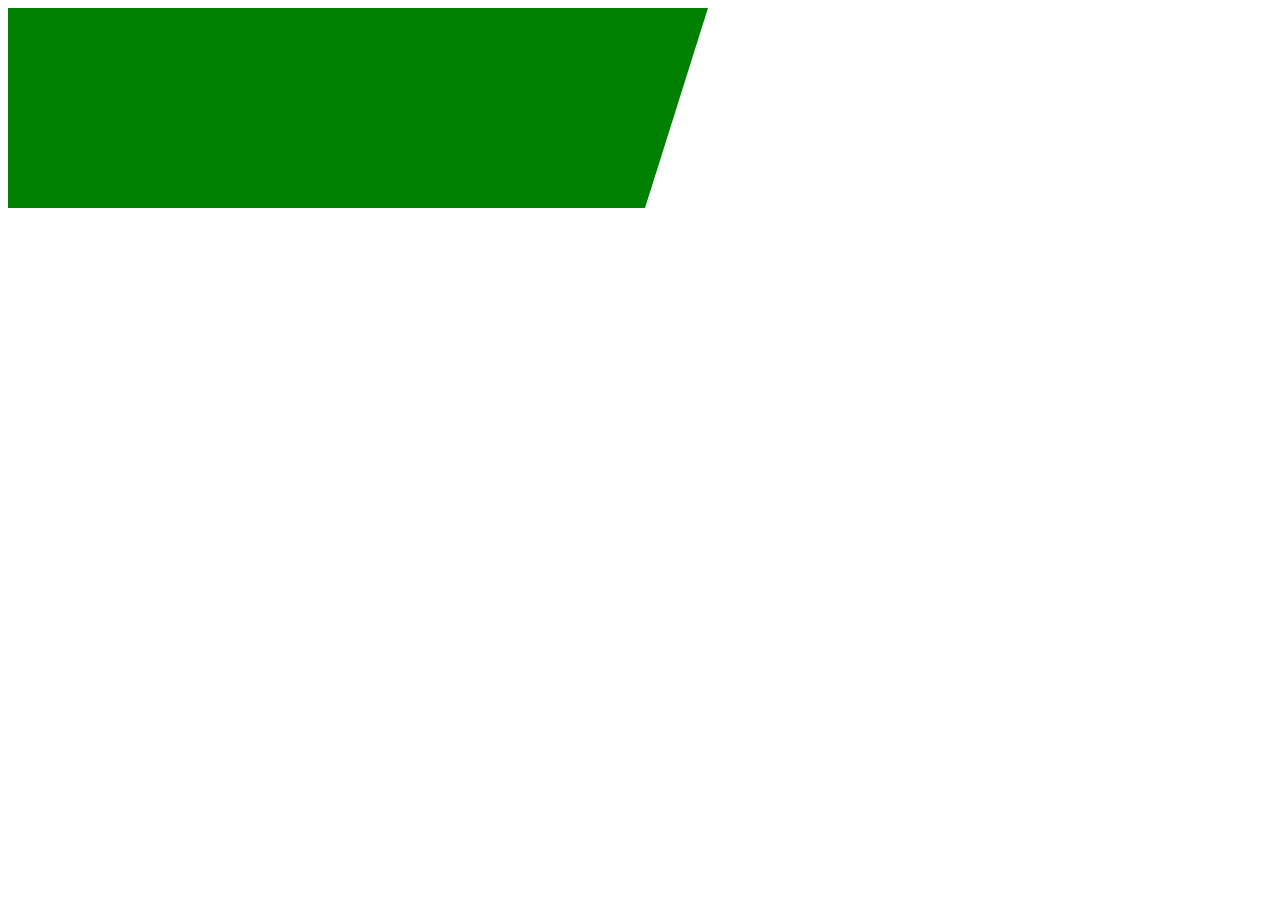
<file: clip.html>
<!DOCTYPE html>
<html lang="en">
<head>
  <meta charset="UTF-8">
  <meta name="viewport" content="width=device-width, initial-scale=1.0">
  <title>Document</title>
</head>

<style>
  div {
    width: 700px;
    height: 200px;
    background-color: green;
    clip-path: polygon(0 0, 100% 0%, 91% 100%, 0% 100%);
  }
</style>
<body>

  <div>

  </div>
  
</body>
</html>
</file>
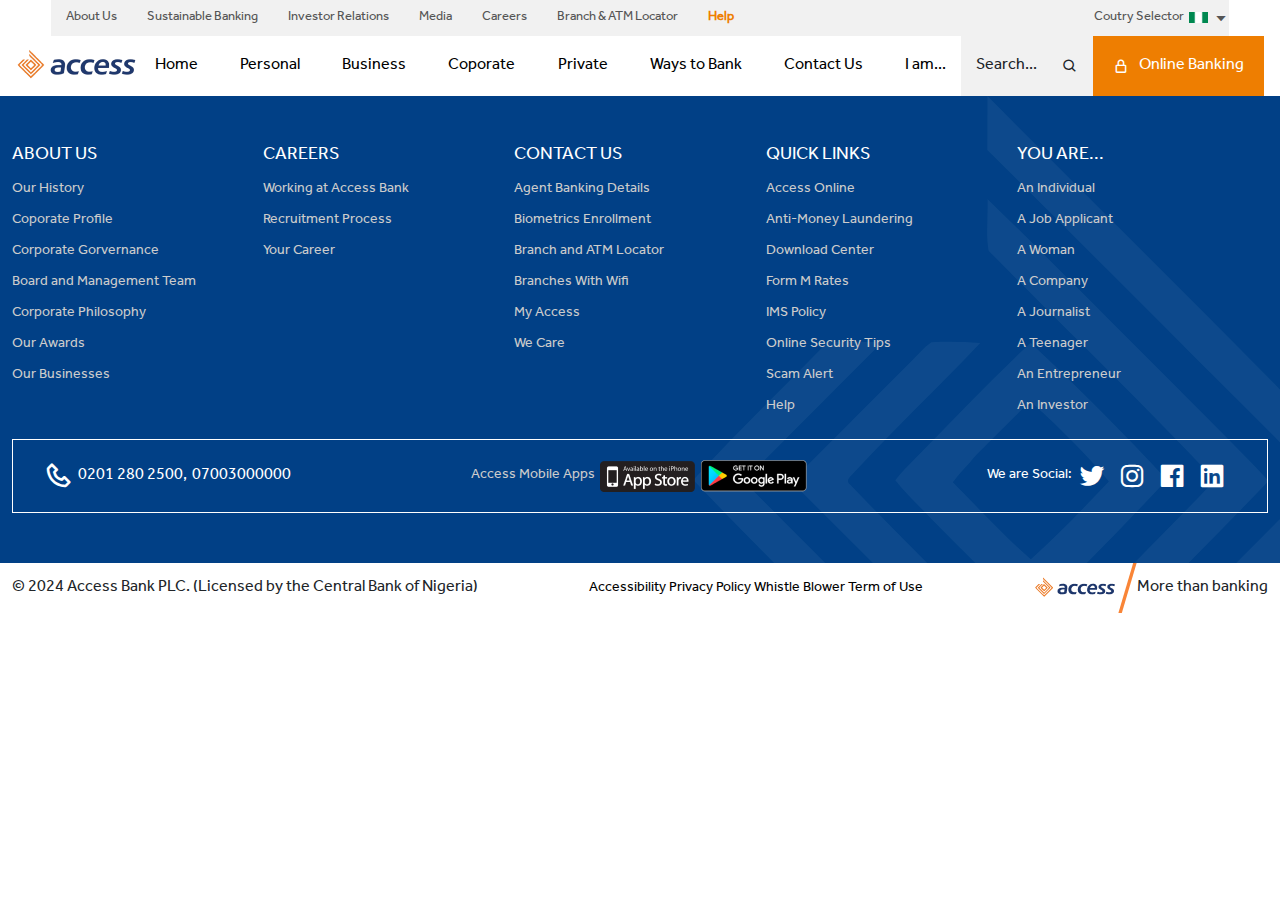
<file: navAndFooter.html>
<!DOCTYPE html>
<html lang="en">
<head>
  <meta charset="UTF-8">
  <meta name="viewport" content="width=device-width, initial-scale=1.0">
  <link href='https://unpkg.com/boxicons@2.1.4/css/boxicons.min.css' rel='stylesheet'>
  <link href="https://cdn.jsdelivr.net/npm/bootstrap@5.3.3/dist/css/bootstrap.min.css" rel="stylesheet" integrity="sha384-QWTKZyjpPEjISv5WaRU9OFeRpok6YctnYmDr5pNlyT2bRjXh0JMhjY6hW+ALEwIH" crossorigin="anonymous">
  <link rel="stylesheet" href="./css/components-css/navbar.css">
  <link rel="stylesheet" href="./css/components-css/footer.css">
  <link
    rel="stylesheet"
    href="https://cdnjs.cloudflare.com/ajax/libs/animate.css/4.1.1/animate.min.css"
  />
  <title>NAV AND FOOTER</title>
</head>
<body>


  <header></header>

    <!-- THIS IS THE CODE FOR INTERNET BANKING MENU DIV -->
    <!-- DESKTOP VIEW -->
    <div class="internet-banking-dsv animate__animated" id="internet-banking-dsv">
      <div class="ib-dsv-head">
        <h4 class="text-center">Internet Banking</h4>
      </div>

      <div class="ib-dsv-body">
        <button class="individual">
          <div class="d-flex justify-content-between align-items-center">
            <i class='bx bx-user'></i>
            <p>Individual</p>
          </div>

          <div class="d-flex justify-content-center align-items-center">
            <i class='bx bx-right-top-arrow-circle'></i>
          </div>
        </button>

        <button class="business">
          <div class="d-flex justify-content-between align-items-center">
            <i class='bx bx-user'></i>
            <p>Business</p>
          </div>

          <div class="d-flex justify-content-center align-items-center">
            <i class='bx bx-right-top-arrow-circle'></i>
          </div>
        </button>

        <div class="advert1">
          <img src="../images/advert.png" alt="">
        </div>


      </div>
    </div>


    <!-- THIS IS THE THE TOP NAV CODE -->
    <div class="top-nav d-flex justify-content-between align-items-center">
      <button class="tn-menu" id="middle-nav-open">
        <div></div>
        <div></div>
        <div></div>
        <div></div>
      </button>
      
      <div class="top-nav-left d-flex">
        <a class="tn-link" href="#">About Us</a>
        <a class="tn-link" href="#">Sustainable Banking</a>
        <a class="tn-link" href="#">Investor Relations</a>
        <a class="tn-link" href="#">Media</a>
        <a class="tn-link" href="#">Careers</a>
        <a class="tn-link" href="#">Branch & ATM Locator</a>
        <a style="font-weight: bold; color: rgb(238,126,1);" class="tn-link" href="#">Help</a>
      </div>

      <div class="top-nav-right d-flex justify-content-between align-items-center">
        <p>Coutry Selector</p>
        <img src="../images/nigeria.svg" alt="">
        <i class='bx bx-caret-down'></i>
      </div>
    </div>

    <!-- THIS IS THE CODE FOR THE MIDDLE NAV THAT ONLY SHOW ON MOBILE WHEN THE MENU ICON IS CLICKED -->
    <div class="middle-nav animate__animated" id="middle-nav">
      <ul>
        <li><a href="#">About Us</a></li>
        <li><a href="#">Sustainable Banking</a></li>
        <li><a href="#">Investor Relations</a></li>
        <li><a href="#">Media</a></li>
        <li><a href="#">Careers</a></li>
        <li><a href="#">Branch & ATM Locator</a></li>
        <li><a class="orange-link" href="#">HELP</a></li>
      </ul>
    </div>


    <!-- THIS IS THE CODE FOR THE BOTTOM NAV -->
    <div class="bottom-nav d-flex justify-content-between align-items-center px-3">

      <div class="bn-logo-div">
        <a href="#"><img src="../images/access-logo-2.png" alt=""></a>
      </div>

      <div class="bn-nav-div d-flex justify-content-between align-items-center">
        <a class="bn-link" href="#">Home</a>
        <a class="bn-link" href="#">Personal</a>
        <a class="bn-link" href="#">Business</a>
        <a class="bn-link" href="#">Coporate</a>
        <a class="bn-link" href="#">Private</a>
        <a class="bn-link" href="#">Ways to Bank</a>
        <a class="bn-link" href="#">Contact Us</a>
        <a class="bn-link" href="#">I am...</a>
      </div>

      <div class="bn-search-div d-flex align-items-center justify-content-between">
        <p>Search...</p>
        <i class='bx bx-search'></i>
      </div>

      <button class="bn-online-banking d-flex align-items-center justify-content-between" id="internet-banking-dsv-control">
        <i class='bx bx-lock-alt' ></i>
        <p>Online Banking</p>
      </button>

      <div class="bn-mobile-nav-div d-flex align-items-center justify-content-between">
        <button class="bn-mobile-online-banking" id="internet-banking-mbv-control">
          <i id="x-or-lock" class='bx bx-lock-alt' ></i><p>Online Banking</p>
        </button>

        <button class="mobile-search-btn"><i class='bx bx-search'></i></button>

        <button class="bn-mobile-menu-btn" id="bottom-nav-mbv-control"><i id="bnm-icon" class='bx bx-menu' ></i></button>
      </div>
    </div>

    <!-- THIS IS THE CODE FOR THE INTERNET BANKING DROPDOWN THAT ONLY WORKS ON MOBILE WHEN YOU CLICK THE INTERNET BANKING BUTTON -->

    <div class="internet-banking-mbv animate__animated" id="internet-banking-mbv">
      <div class="ib-dsv-head">
        <h4 class="text-center">Internet Banking</h4>
      </div>

      <div class="ib-dsv-body">
        <button class="individual">
          <div class="d-flex justify-content-between align-items-center">
            <i class='bx bx-user'></i>
            <p>Individual</p>
          </div>

          <div class="d-flex justify-content-center align-items-center">
            <i class='bx bx-right-top-arrow-circle'></i>
          </div>
        </button>

        <button class="business">
          <div class="d-flex justify-content-between align-items-center">
            <i class='bx bx-user'></i>
            <p>Business</p>
          </div>

          <div class="d-flex justify-content-center align-items-center">
            <i class='bx bx-right-top-arrow-circle'></i>
          </div>
        </button>
      </div>
    </div>

    <!-- THIS IS THE CODE FOR THE NAVBAR DROPDOWN CAROUSEL THAT ONLY WORKS ON MOBILE WHEN YOU CLICK THE MENU BUTTON -->

    <div class="bottom-nav-mbv animate__animated" id="bottom-nav-mbv">


      <div class="accordion accordion-flush" id="accordionFlushExample">
        <!-- Accordion Item #1 -->
        <div class="accordion-item">
          <h2 class="accordion-header">
            <button class="accordion-button collapsed" type="button" data-bs-toggle="collapse" data-bs-target="#flush-collapseOne" aria-expanded="false" aria-controls="flush-collapseOne">
              PERSONAL
            </button>
          </h2>
          <div id="flush-collapseOne" class="accordion-collapse collapse" data-bs-parent="#accordionFlushExample">
            <div class="accordion-body">
              <ul class="nav-acc-ul">
                <li><a href="" class="inner-link">AGENCY BANKING</a></li>
                <li><a href="" class="inner-link">BACK TO SCHOOL</a></li>
                <li><a href="" class="inner-link">BANCASSURANCE</a></li>
                <li><a href="" class="inner-link">BORROWING</a></li>
                <li><a href="" class="inner-link">DIASPORA BANKING</a></li>
                <li><a href="" class="inner-link">EVERYDAY ACCOUNTS</a></li>
                <li><a href="" class="inner-link">KIDS & TEENS</a></li>
                <li><a href="" class="inner-link">MONEY TRANSFER</a></li>
                <li><a href="" class="inner-link">PROMOS & PROPOSITIONS</a></li>
                <li><a href="" class="inner-link">SAVING & INVESTING</a></li>
                <li><a href="" class="inner-link">THE "W" INITIATIVE</a></li>
              </ul>
            </div>
          </div>
        </div>
      
        <!-- Accordion Item #2 -->
        <div class="accordion-item">
          <h2 class="accordion-header">
            <button class="accordion-button collapsed" type="button" data-bs-toggle="collapse" data-bs-target="#flush-collapseTwo" aria-expanded="false" aria-controls="flush-collapseTwo">
              BUSINESS
            </button>
          </h2>
          <div id="flush-collapseTwo" class="accordion-collapse collapse" data-bs-parent="#accordionFlushExample">
            <div class="accordion-body">
              <ul class="nav-acc-ul">
                <li><a href="" class="inner-link">AGENCY BANKING</a></li>
                <li><a href="" class="inner-link">BACK TO SCHOOL</a></li>
                <li><a href="" class="inner-link">BANCASSURANCE</a></li>
                <li><a href="" class="inner-link">BORROWING</a></li>
                <li><a href="" class="inner-link">DIASPORA BANKING</a></li>
                <li><a href="" class="inner-link">EVERYDAY ACCOUNTS</a></li>
                <li><a href="" class="inner-link">KIDS & TEENS</a></li>
                <li><a href="" class="inner-link">MONEY TRANSFER</a></li>
                <li><a href="" class="inner-link">PROMOS & PROPOSITIONS</a></li>
                <li><a href="" class="inner-link">SAVING & INVESTING</a></li>
                <li><a href="" class="inner-link">THE "W" INITIATIVE</a></li>
              </ul>
            </div>
          </div>
        </div>
      
        <!-- Accordion Item #3 -->
        <div class="accordion-item">
          <h2 class="accordion-header">
            <button class="accordion-button collapsed" type="button" data-bs-toggle="collapse" data-bs-target="#flush-collapseThree" aria-expanded="false" aria-controls="flush-collapseThree">
              CORPERATE
            </button>
          </h2>
          <div id="flush-collapseThree" class="accordion-collapse collapse" data-bs-parent="#accordionFlushExample">
            <div class="accordion-body">
              <ul class="nav-acc-ul">
                <li><a href="" class="inner-link">AGENCY BANKING</a></li>
                <li><a href="" class="inner-link">BACK TO SCHOOL</a></li>
                <li><a href="" class="inner-link">BANCASSURANCE</a></li>
                <li><a href="" class="inner-link">BORROWING</a></li>
                <li><a href="" class="inner-link">DIASPORA BANKING</a></li>
                <li><a href="" class="inner-link">EVERYDAY ACCOUNTS</a></li>
                <li><a href="" class="inner-link">KIDS & TEENS</a></li>
                <li><a href="" class="inner-link">MONEY TRANSFER</a></li>
                <li><a href="" class="inner-link">PROMOS & PROPOSITIONS</a></li>
                <li><a href="" class="inner-link">SAVING & INVESTING</a></li>
                <li><a href="" class="inner-link">THE "W" INITIATIVE</a></li>
              </ul>
            </div>
          </div>
        </div>
      
        <!-- Accordion Item #4 -->
        <div class="accordion-item">
          <h2 class="accordion-header">
            <button class="accordion-button collapsed" type="button" data-bs-toggle="collapse" data-bs-target="#flush-collapseFour" aria-expanded="false" aria-controls="flush-collapseFour">
              PRIVATE
            </button>
          </h2>
          <div id="flush-collapseFour" class="accordion-collapse collapse" data-bs-parent="#accordionFlushExample">
            <div class="accordion-body">
              <ul class="nav-acc-ul">
                <li><a href="" class="inner-link">AGENCY BANKING</a></li>
                <li><a href="" class="inner-link">BACK TO SCHOOL</a></li>
                <li><a href="" class="inner-link">BANCASSURANCE</a></li>
                <li><a href="" class="inner-link">BORROWING</a></li>
                <li><a href="" class="inner-link">DIASPORA BANKING</a></li>
                <li><a href="" class="inner-link">EVERYDAY ACCOUNTS</a></li>
                <li><a href="" class="inner-link">KIDS & TEENS</a></li>
                <li><a href="" class="inner-link">MONEY TRANSFER</a></li>
                <li><a href="" class="inner-link">PROMOS & PROPOSITIONS</a></li>
                <li><a href="" class="inner-link">SAVING & INVESTING</a></li>
                <li><a href="" class="inner-link">THE "W" INITIATIVE</a></li>
              </ul>
            </div>
          </div>
        </div>
      
        <!-- Accordion Item #5 -->
        <div class="accordion-item">
          <h2 class="accordion-header">
            <button class="accordion-button collapsed" type="button" data-bs-toggle="collapse" data-bs-target="#flush-collapseFive" aria-expanded="false" aria-controls="flush-collapseFive">
              WAYS TO BANK
            </button>
          </h2>
          <div id="flush-collapseFive" class="accordion-collapse collapse" data-bs-parent="#accordionFlushExample">
            <div class="accordion-body">
              <ul class="nav-acc-ul">
                <li><a href="" class="inner-link">AGENCY BANKING</a></li>
                <li><a href="" class="inner-link">BACK TO SCHOOL</a></li>
                <li><a href="" class="inner-link">BANCASSURANCE</a></li>
                <li><a href="" class="inner-link">BORROWING</a></li>
                <li><a href="" class="inner-link">DIASPORA BANKING</a></li>
                <li><a href="" class="inner-link">EVERYDAY ACCOUNTS</a></li>
                <li><a href="" class="inner-link">KIDS & TEENS</a></li>
                <li><a href="" class="inner-link">MONEY TRANSFER</a></li>
                <li><a href="" class="inner-link">PROMOS & PROPOSITIONS</a></li>
                <li><a href="" class="inner-link">SAVING & INVESTING</a></li>
                <li><a href="" class="inner-link">THE "W" INITIATIVE</a></li>
              </ul>
            </div>
          </div>
        </div>
      
        <!-- Accordion Item #6 -->
        <div class="accordion-item">
          <h2 class="accordion-header">
            <button class="accordion-button collapsed" type="button" data-bs-toggle="collapse" data-bs-target="#flush-collapseSix" aria-expanded="false" aria-controls="flush-collapseSix">
              CONTACT US
            </button>
          </h2>
          <div id="flush-collapseSix" class="accordion-collapse collapse" data-bs-parent="#accordionFlushExample">
            <div class="accordion-body">
              <ul class="nav-acc-ul">
                <li><a href="" class="inner-link">AGENCY BANKING</a></li>
                <li><a href="" class="inner-link">BACK TO SCHOOL</a></li>
                <li><a href="" class="inner-link">BANCASSURANCE</a></li>
                <li><a href="" class="inner-link">BORROWING</a></li>
                <li><a href="" class="inner-link">DIASPORA BANKING</a></li>
                <li><a href="" class="inner-link">EVERYDAY ACCOUNTS</a></li>
                <li><a href="" class="inner-link">KIDS & TEENS</a></li>
                <li><a href="" class="inner-link">MONEY TRANSFER</a></li>
                <li><a href="" class="inner-link">PROMOS & PROPOSITIONS</a></li>
                <li><a href="" class="inner-link">SAVING & INVESTING</a></li>
                <li><a href="" class="inner-link">THE "W" INITIATIVE</a></li>
              </ul>
            </div>
          </div>
        </div>
      
        <!-- Accordion Item #7 -->
        <div class="accordion-item">
          <h2 class="accordion-header">
            <button class="accordion-button collapsed" type="button" data-bs-toggle="collapse" data-bs-target="#flush-collapseSeven" aria-expanded="false" aria-controls="flush-collapseSeven">
              I AM...
            </button>
          </h2>
          <div id="flush-collapseSeven" class="accordion-collapse collapse" data-bs-parent="#accordionFlushExample">
            <div class="accordion-body">
              <ul class="nav-acc-ul">
                <li><a href="" class="inner-link">AGENCY BANKING</a></li>
                <li><a href="" class="inner-link">BACK TO SCHOOL</a></li>
                <li><a href="" class="inner-link">BANCASSURANCE</a></li>
                <li><a href="" class="inner-link">BORROWING</a></li>
                <li><a href="" class="inner-link">DIASPORA BANKING</a></li>
                <li><a href="" class="inner-link">EVERYDAY ACCOUNTS</a></li>
                <li><a href="" class="inner-link">KIDS & TEENS</a></li>
                <li><a href="" class="inner-link">MONEY TRANSFER</a></li>
                <li><a href="" class="inner-link">PROMOS & PROPOSITIONS</a></li>
                <li><a href="" class="inner-link">SAVING & INVESTING</a></li>
                <li><a href="" class="inner-link">THE "W" INITIATIVE</a></li>
              </ul>
            </div>
          </div>
        </div>
      </div>
      
    </div>
  </header>








  <footer></footer>
    <div class="main-footer">
      <div class="container-fluid">

        <div class="desktop-view">

          <div class="dv-main d-flex justify-content-between">
            <div>
              <h2 class="footer-title">ABOUT US</h2>
              <ul>
                <li><a class="f-link" href="">Our History</a></li>
                <li><a class="f-link" href="">Coporate Profile</a></li>
                <li><a class="f-link" href="">Corporate Gorvernance</a></li>
                <li><a class="f-link" href="">Board and Management Team</a></li>
                <li><a class="f-link" href="">Corporate Philosophy</a></li>
                <li><a class="f-link" href="">Our Awards</a></li>
                <li><a class="f-link" href="">Our Businesses</a></li>
              </ul>
            </div>
  
  
            <div>
              <h2 class="footer-title">CAREERS</h2>
              <ul>
                <li><a class="f-link" href="">Working at Access Bank</a></li>
                <li><a class="f-link" href="">Recruitment Process</a></li>
                <li><a class="f-link" href="">Your Career</a></li>
              </ul>
            </div>
  
  
            
            <div>
              <h2 class="footer-title">CONTACT US</h2>
              <ul>
                <li><a class="f-link" href="">Agent Banking Details</a></li>
                <li><a class="f-link" href="">Biometrics Enrollment</a></li>
                <li><a class="f-link" href="">Branch and ATM Locator</a></li>
                <li><a class="f-link" href="">Branches With Wifi</a></li>
                <li><a class="f-link" href="">My Access</a></li>
                <li><a class="f-link" href="">We Care</a></li>
              </ul>
            </div>
  
  
            
            <div>
              <h2 class="footer-title">QUICK LINKS</h2>
              <ul>
                <li><a class="f-link" href="">Access Online</a></li>
                <li><a class="f-link" href="">Anti-Money Laundering</a></li>
                <li><a class="f-link" href="">Download Center</a></li>
                <li><a class="f-link" href="">Form M Rates</a></li>
                <li><a class="f-link" href="">IMS Policy</a></li>
                <li><a class="f-link" href="">Online Security Tips</a></li>
                <li><a class="f-link" href="">Scam Alert</a></li>
                <li><a class="f-link" href="">Help</a></li>
              </ul>
            </div>
  
  
            
            <div>
              <h2 class="footer-title">YOU ARE...</h2>
              <ul>
                <li><a class="f-link" href="">An Individual</a></li>
                <li><a class="f-link" href="">A Job Applicant</a></li>
                <li><a class="f-link" href="">A Woman</a></li>
                <li><a class="f-link" href="">A Company</a></li>
                <li><a class="f-link" href="">A Journalist</a></li>
                <li><a class="f-link" href="">A Teenager</a></li>
                <li><a class="f-link" href="">An Entrepreneur</a></li>
                <li><a class="f-link" href="">An Investor</a></li>
              </ul>
            </div>
          </div>

          <div class="dv-sec d-flex justify-content-between">
            <div class="dv-sec-contact d-flex justify-content-between align-items-center">
              <p><i class='bx bx-phone'></i></p>
              <a href="tel:0201 280 2500">0201 280 2500,</a>
              <a href="tel:07003000000">07003000000</a>
            </div>

            <div class="dv-sec-app d-flex align-items-center justify-content-between">
              <p class="f-link">Access Mobile Apps</p>
              <a href="#"><img src="../images/get-it-on-appstore.png" alt=""></a>
              <a href="#"><img src="../images/get-it-on-playstore.png" alt=""></a>
            </div>

            <div class="dv-sec-socials d-flex justify-content-between align-items-center">
              <p style="margin: 0;" class="f-link">We are Social:</p>

              <a href="#"><i class='bx bxl-twitter' ></i></a>

              <a href="#"><i class='bx bxl-instagram'></i></a>

              <a href="#"><i class='bx bxl-facebook-square'></i></a>

              <a href="#"><i class='bx bxl-linkedin-square' ></i></a>
            </div>
          </div>
        </div>

        <!-- THIS IS THE CODE FOR THE MOBILE VIEW FOOTER -->
        <div class="mobile-view">
          <div class="accordion accordion-flush" id="accordionFlushExample">

            <div class="accordion-item">
              <h2 class="accordion-header">
                <button class="accordion-button collapsed" type="button" data-bs-toggle="collapse" data-bs-target="#flush-collapseOne" aria-expanded="false" aria-controls="flush-collapseOne">
                  <span class="footer-title">ABOUT US</span>
                </button>
              </h2>
              <div id="flush-collapseOne" class="accordion-collapse collapse" data-bs-parent="#accordionFlushExample">
                <div class="accordion-body">
                  <ul>
                    <li><a class="f-link" href="">Our History</a></li>
                    <li><a class="f-link" href="">Coporate Profile</a></li>
                    <li><a class="f-link" href="">Corporate Gorvernance</a></li>
                    <li><a class="f-link" href="">Board and Management Team</a></li>
                    <li><a class="f-link" href="">Corporate Philosophy</a></li>
                    <li><a class="f-link" href="">Our Awards</a></li>
                    <li><a class="f-link" href="">Our Businesses</a></li>
                  </ul>
                </div>
              </div>
            </div>


            <div class="accordion-item">
              <h2 class="accordion-header">
                <button class="accordion-button collapsed" type="button" data-bs-toggle="collapse" data-bs-target="#flush-collapseTwo" aria-expanded="false" aria-controls="flush-collapseTwo">
                  <span class="footer-title">CAREER</span>
                </button>
              </h2>
              <div id="flush-collapseTwo" class="accordion-collapse collapse" data-bs-parent="#accordionFlushExample">
                <div class="accordion-body">
                  <ul>
                    <li><a class="f-link" href="">Working at Access Bank</a></li>
                    <li><a class="f-link" href="">Recruitment Process</a></li>
                    <li><a class="f-link" href="">Your Career</a></li>
                  </ul>
                </div>
              </div>
            </div>


            <div class="accordion-item">
              <h2 class="accordion-header">
                <button class="accordion-button collapsed" type="button" data-bs-toggle="collapse" data-bs-target="#flush-collapseThree" aria-expanded="false" aria-controls="flush-collapseThree">
                  <span class="footer-title">CONTACT US</span>
                </button>
              </h2>
              <div id="flush-collapseThree" class="accordion-collapse collapse" data-bs-parent="#accordionFlushExample">
                <div class="accordion-body">
                  <ul>
                    <li><a class="f-link" href="">Agent Banking Details</a></li>
                    <li><a class="f-link" href="">Biometrics Enrollment</a></li>
                    <li><a class="f-link" href="">Branch and ATM Locator</a></li>
                    <li><a class="f-link" href="">Branches With Wifi</a></li>
                    <li><a class="f-link" href="">My Access</a></li>
                    <li><a class="f-link" href="">We Care</a></li>
                  </ul>
                </div>
              </div>
            </div>


            <div class="accordion-item">
              <h2 class="accordion-header">
                <button class="accordion-button collapsed" type="button" data-bs-toggle="collapse" data-bs-target="#flush-collapseFour" aria-expanded="false" aria-controls="flush-collapseFour">
                  <span class="footer-title">QUICK LINKS</span>
                </button>
              </h2>
              <div id="flush-collapseFour" class="accordion-collapse collapse" data-bs-parent="#accordionFlushExample">
                <div class="accordion-body">
                  <ul>
                    <li><a class="f-link" href="">Access Online</a></li>
                    <li><a class="f-link" href="">Anti-Money Laundering</a></li>
                    <li><a class="f-link" href="">Download Center</a></li>
                    <li><a class="f-link" href="">Form M Rates</a></li>
                    <li><a class="f-link" href="">IMS Policy</a></li>
                    <li><a class="f-link" href="">Online Security Tips</a></li>
                    <li><a class="f-link" href="">Scam Alert</a></li>
                    <li><a class="f-link" href="">Help</a></li>
                  </ul>
                </div>
              </div>
            </div>


            <div class="accordion-item">
              <h2 class="accordion-header">
                <button class="accordion-button collapsed" type="button" data-bs-toggle="collapse" data-bs-target="#flush-collapseFive" aria-expanded="false" aria-controls="flush-collapseFive">
                  <span class="footer-title">YOU ARE...</span>
                </button>
              </h2>
              <div id="flush-collapseFive" class="accordion-collapse collapse" data-bs-parent="#accordionFlushExample">
                <div class="accordion-body">
                  <ul>
                    <li><a class="f-link" href="">An Individual</a></li>
                    <li><a class="f-link" href="">A Job Applicant</a></li>
                    <li><a class="f-link" href="">A Woman</a></li>
                    <li><a class="f-link" href="">A Company</a></li>
                    <li><a class="f-link" href="">A Journalist</a></li>
                    <li><a class="f-link" href="">A Teenager</a></li>
                    <li><a class="f-link" href="">An Entrepreneur</a></li>
                    <li><a class="f-link" href="">An Investor</a></li>
                  </ul>
                </div>
              </div>
            </div>



          </div>


          <div class="dv-sec">
            <div class="my-4 dv-sec-contact d-flex justify-content-center align-items-center">
              <p><i class='bx bx-phone'></i></p>
              <a href="tel:0201 280 2500">0201 280 2500,</a>
              <a href="tel:07003000000">07003000000</a>
            </div>

            <div class="my-4 dv-sec-app d-flex align-items-center justify-content-center">
              <p class="f-link">Access Mobile Apps</p>
              <a href="#"><img src="../images/get-it-on-appstore.png" alt=""></a>
              <a href="#"><img src="../images/get-it-on-playstore.png" alt=""></a>
            </div>

            <div class="my-4 dv-sec-socials d-flex justify-content-center align-items-center">
              <p style="margin: 0;" class="f-link">We are Social:</p>

              <a href="#"><i class='bx bxl-twitter' ></i></a>

              <a href="#"><i class='bx bxl-instagram'></i></a>

              <a href="#"><i class='bx bxl-facebook-square'></i></a>

              <a href="#"><i class='bx bxl-linkedin-square' ></i></a>
            </div>
          </div>
        </div>
      </div>
    </div>

    <div class="sec-footer">
      <div class="container-fluid d-flex justify-content-between align-items-center">
        <div><p>© 2024 Access Bank PLC. (Licensed by the Central Bank of Nigeria)</p></div>

        <div class="ff-center">
          <a href="" class="ff-link">Accessibility</a>
          <a href="" class="ff-link">Privacy Policy</a>
          <a href="" class="ff-link">Whistle Blower</a>
          <a href="" class="ff-link">Term of Use</a>
        </div>

        <div class="ff-right d-flex justify-content-between align-items-center">
          <img src="../images/access-logo.png" alt="">
          <svg width="19" height="50" viewBox="0 0 19 52" fill="none" xmlns="http://www.w3.org/2000/svg"><path d="M15.4054 0H19L3.59459 52H0L15.4054 0Z" fill="#F98537"></path></svg>
          <p>More than banking</p>
        </div>
      </div>
    </div>
  </footer>


  
  <script src="./scripts/nav.js"></script>
  <script src="https://cdn.jsdelivr.net/npm/bootstrap@5.3.3/dist/js/bootstrap.bundle.min.js" integrity="sha384-YvpcrYf0tY3lHB60NNkmXc5s9fDVZLESaAA55NDzOxhy9GkcIdslK1eN7N6jIeHz" crossorigin="anonymous"></script>
</body>
</html>
</file>
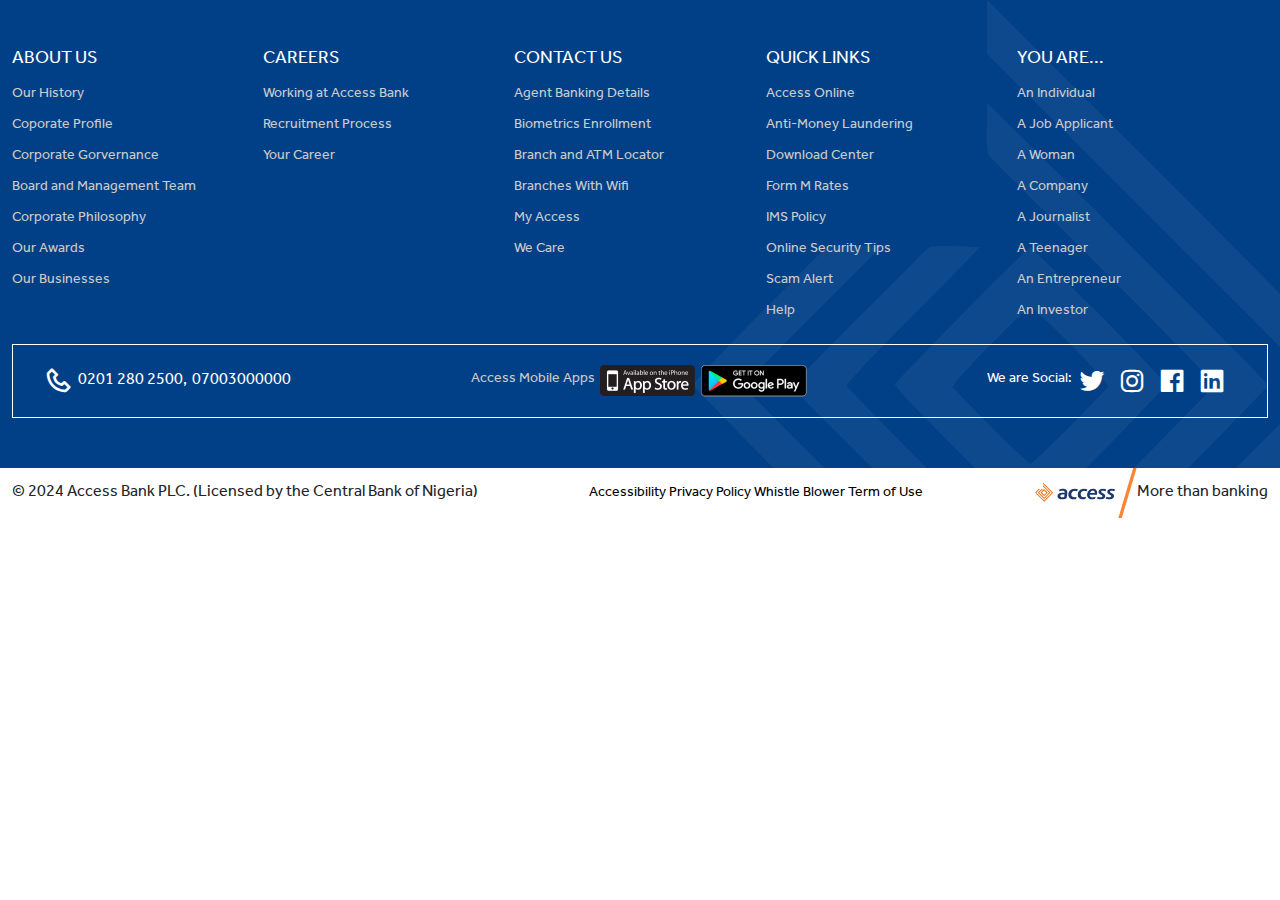
<file: components/footer.html>
<!DOCTYPE html>
<html lang="en">
<head>
  <meta charset="UTF-8">
  <meta name="viewport" content="width=device-width, initial-scale=1.0">
  <link rel="stylesheet" href="../css/components-css/footer.css">
  <link href='https://unpkg.com/boxicons@2.1.4/css/boxicons.min.css' rel='stylesheet'>
  <link href="https://cdn.jsdelivr.net/npm/bootstrap@5.3.3/dist/css/bootstrap.min.css" rel="stylesheet" integrity="sha384-QWTKZyjpPEjISv5WaRU9OFeRpok6YctnYmDr5pNlyT2bRjXh0JMhjY6hW+ALEwIH" crossorigin="anonymous">
  <title>Footer</title>
</head>
<body>

  <footer>
    <div class="main-footer">
      <div class="container-fluid">

        <div class="desktop-view">

          <div class="dv-main d-flex justify-content-between">
            <div>
              <h2 class="footer-title">ABOUT US</h2>
              <ul>
                <li><a class="f-link" href="">Our History</a></li>
                <li><a class="f-link" href="">Coporate Profile</a></li>
                <li><a class="f-link" href="">Corporate Gorvernance</a></li>
                <li><a class="f-link" href="">Board and Management Team</a></li>
                <li><a class="f-link" href="">Corporate Philosophy</a></li>
                <li><a class="f-link" href="">Our Awards</a></li>
                <li><a class="f-link" href="">Our Businesses</a></li>
              </ul>
            </div>
  
  
            <div>
              <h2 class="footer-title">CAREERS</h2>
              <ul>
                <li><a class="f-link" href="">Working at Access Bank</a></li>
                <li><a class="f-link" href="">Recruitment Process</a></li>
                <li><a class="f-link" href="">Your Career</a></li>
              </ul>
            </div>
  
  
            
            <div>
              <h2 class="footer-title">CONTACT US</h2>
              <ul>
                <li><a class="f-link" href="">Agent Banking Details</a></li>
                <li><a class="f-link" href="">Biometrics Enrollment</a></li>
                <li><a class="f-link" href="">Branch and ATM Locator</a></li>
                <li><a class="f-link" href="">Branches With Wifi</a></li>
                <li><a class="f-link" href="">My Access</a></li>
                <li><a class="f-link" href="">We Care</a></li>
              </ul>
            </div>
  
  
            
            <div>
              <h2 class="footer-title">QUICK LINKS</h2>
              <ul>
                <li><a class="f-link" href="">Access Online</a></li>
                <li><a class="f-link" href="">Anti-Money Laundering</a></li>
                <li><a class="f-link" href="">Download Center</a></li>
                <li><a class="f-link" href="">Form M Rates</a></li>
                <li><a class="f-link" href="">IMS Policy</a></li>
                <li><a class="f-link" href="">Online Security Tips</a></li>
                <li><a class="f-link" href="">Scam Alert</a></li>
                <li><a class="f-link" href="">Help</a></li>
              </ul>
            </div>
  
  
            
            <div>
              <h2 class="footer-title">YOU ARE...</h2>
              <ul>
                <li><a class="f-link" href="">An Individual</a></li>
                <li><a class="f-link" href="">A Job Applicant</a></li>
                <li><a class="f-link" href="">A Woman</a></li>
                <li><a class="f-link" href="">A Company</a></li>
                <li><a class="f-link" href="">A Journalist</a></li>
                <li><a class="f-link" href="">A Teenager</a></li>
                <li><a class="f-link" href="">An Entrepreneur</a></li>
                <li><a class="f-link" href="">An Investor</a></li>
              </ul>
            </div>
          </div>

          <div class="dv-sec d-flex justify-content-between">
            <div class="dv-sec-contact d-flex justify-content-between align-items-center">
              <p><i class='bx bx-phone'></i></p>
              <a href="tel:0201 280 2500">0201 280 2500,</a>
              <a href="tel:07003000000">07003000000</a>
            </div>

            <div class="dv-sec-app d-flex align-items-center justify-content-between">
              <p class="f-link">Access Mobile Apps</p>
              <a href="#"><img src="../images/get-it-on-appstore.png" alt=""></a>
              <a href="#"><img src="../images/get-it-on-playstore.png" alt=""></a>
            </div>

            <div class="dv-sec-socials d-flex justify-content-between align-items-center">
              <p style="margin: 0;" class="f-link">We are Social:</p>

              <a href="#"><i class='bx bxl-twitter' ></i></a>

              <a href="#"><i class='bx bxl-instagram'></i></a>

              <a href="#"><i class='bx bxl-facebook-square'></i></a>

              <a href="#"><i class='bx bxl-linkedin-square' ></i></a>
            </div>
          </div>
        </div>

        <!-- THIS IS THE CODE FOR THE MOBILE VIEW FOOTER -->
        <div class="mobile-view">
          <div class="accordion accordion-flush" id="accordionFlushExample">

            <div class="accordion-item">
              <h2 class="accordion-header">
                <button class="accordion-button collapsed" type="button" data-bs-toggle="collapse" data-bs-target="#flush-collapseOne" aria-expanded="false" aria-controls="flush-collapseOne">
                  <span class="footer-title">ABOUT US</span>
                </button>
              </h2>
              <div id="flush-collapseOne" class="accordion-collapse collapse" data-bs-parent="#accordionFlushExample">
                <div class="accordion-body">
                  <ul>
                    <li><a class="f-link" href="">Our History</a></li>
                    <li><a class="f-link" href="">Coporate Profile</a></li>
                    <li><a class="f-link" href="">Corporate Gorvernance</a></li>
                    <li><a class="f-link" href="">Board and Management Team</a></li>
                    <li><a class="f-link" href="">Corporate Philosophy</a></li>
                    <li><a class="f-link" href="">Our Awards</a></li>
                    <li><a class="f-link" href="">Our Businesses</a></li>
                  </ul>
                </div>
              </div>
            </div>


            <div class="accordion-item">
              <h2 class="accordion-header">
                <button class="accordion-button collapsed" type="button" data-bs-toggle="collapse" data-bs-target="#flush-collapseTwo" aria-expanded="false" aria-controls="flush-collapseTwo">
                  <span class="footer-title">CAREER</span>
                </button>
              </h2>
              <div id="flush-collapseTwo" class="accordion-collapse collapse" data-bs-parent="#accordionFlushExample">
                <div class="accordion-body">
                  <ul>
                    <li><a class="f-link" href="">Working at Access Bank</a></li>
                    <li><a class="f-link" href="">Recruitment Process</a></li>
                    <li><a class="f-link" href="">Your Career</a></li>
                  </ul>
                </div>
              </div>
            </div>


            <div class="accordion-item">
              <h2 class="accordion-header">
                <button class="accordion-button collapsed" type="button" data-bs-toggle="collapse" data-bs-target="#flush-collapseThree" aria-expanded="false" aria-controls="flush-collapseThree">
                  <span class="footer-title">CONTACT US</span>
                </button>
              </h2>
              <div id="flush-collapseThree" class="accordion-collapse collapse" data-bs-parent="#accordionFlushExample">
                <div class="accordion-body">
                  <ul>
                    <li><a class="f-link" href="">Agent Banking Details</a></li>
                    <li><a class="f-link" href="">Biometrics Enrollment</a></li>
                    <li><a class="f-link" href="">Branch and ATM Locator</a></li>
                    <li><a class="f-link" href="">Branches With Wifi</a></li>
                    <li><a class="f-link" href="">My Access</a></li>
                    <li><a class="f-link" href="">We Care</a></li>
                  </ul>
                </div>
              </div>
            </div>


            <div class="accordion-item">
              <h2 class="accordion-header">
                <button class="accordion-button collapsed" type="button" data-bs-toggle="collapse" data-bs-target="#flush-collapseFour" aria-expanded="false" aria-controls="flush-collapseFour">
                  <span class="footer-title">QUICK LINKS</span>
                </button>
              </h2>
              <div id="flush-collapseFour" class="accordion-collapse collapse" data-bs-parent="#accordionFlushExample">
                <div class="accordion-body">
                  <ul>
                    <li><a class="f-link" href="">Access Online</a></li>
                    <li><a class="f-link" href="">Anti-Money Laundering</a></li>
                    <li><a class="f-link" href="">Download Center</a></li>
                    <li><a class="f-link" href="">Form M Rates</a></li>
                    <li><a class="f-link" href="">IMS Policy</a></li>
                    <li><a class="f-link" href="">Online Security Tips</a></li>
                    <li><a class="f-link" href="">Scam Alert</a></li>
                    <li><a class="f-link" href="">Help</a></li>
                  </ul>
                </div>
              </div>
            </div>


            <div class="accordion-item">
              <h2 class="accordion-header">
                <button class="accordion-button collapsed" type="button" data-bs-toggle="collapse" data-bs-target="#flush-collapseFive" aria-expanded="false" aria-controls="flush-collapseFive">
                  <span class="footer-title">YOU ARE...</span>
                </button>
              </h2>
              <div id="flush-collapseFive" class="accordion-collapse collapse" data-bs-parent="#accordionFlushExample">
                <div class="accordion-body">
                  <ul>
                    <li><a class="f-link" href="">An Individual</a></li>
                    <li><a class="f-link" href="">A Job Applicant</a></li>
                    <li><a class="f-link" href="">A Woman</a></li>
                    <li><a class="f-link" href="">A Company</a></li>
                    <li><a class="f-link" href="">A Journalist</a></li>
                    <li><a class="f-link" href="">A Teenager</a></li>
                    <li><a class="f-link" href="">An Entrepreneur</a></li>
                    <li><a class="f-link" href="">An Investor</a></li>
                  </ul>
                </div>
              </div>
            </div>



          </div>


          <div class="dv-sec">
            <div class="my-4 dv-sec-contact d-flex justify-content-center align-items-center">
              <p><i class='bx bx-phone'></i></p>
              <a href="tel:0201 280 2500">0201 280 2500,</a>
              <a href="tel:07003000000">07003000000</a>
            </div>

            <div class="my-4 dv-sec-app d-flex align-items-center justify-content-center">
              <p class="f-link">Access Mobile Apps</p>
              <a href="#"><img src="../images/get-it-on-appstore.png" alt=""></a>
              <a href="#"><img src="../images/get-it-on-playstore.png" alt=""></a>
            </div>

            <div class="my-4 dv-sec-socials d-flex justify-content-center align-items-center">
              <p style="margin: 0;" class="f-link">We are Social:</p>

              <a href="#"><i class='bx bxl-twitter' ></i></a>

              <a href="#"><i class='bx bxl-instagram'></i></a>

              <a href="#"><i class='bx bxl-facebook-square'></i></a>

              <a href="#"><i class='bx bxl-linkedin-square' ></i></a>
            </div>
          </div>
        </div>
      </div>
    </div>

    <div class="sec-footer">
      <div class="container-fluid d-flex justify-content-between align-items-center">
        <div><p>© 2024 Access Bank PLC. (Licensed by the Central Bank of Nigeria)</p></div>

        <div class="ff-center">
          <a href="" class="ff-link">Accessibility</a>
          <a href="" class="ff-link">Privacy Policy</a>
          <a href="" class="ff-link">Whistle Blower</a>
          <a href="" class="ff-link">Term of Use</a>
        </div>

        <div class="ff-right d-flex justify-content-between align-items-center">
          <img src="../images/access-logo.png" alt="">
          <svg width="19" height="50" viewBox="0 0 19 52" fill="none" xmlns="http://www.w3.org/2000/svg"><path d="M15.4054 0H19L3.59459 52H0L15.4054 0Z" fill="#F98537"></path></svg>
          <p>More than banking</p>
        </div>
      </div>
    </div>
  </footer>
  

  <script src="https://cdn.jsdelivr.net/npm/bootstrap@5.3.3/dist/js/bootstrap.bundle.min.js" integrity="sha384-YvpcrYf0tY3lHB60NNkmXc5s9fDVZLESaAA55NDzOxhy9GkcIdslK1eN7N6jIeHz" crossorigin="anonymous"></script>
</body>
</html>
</file>
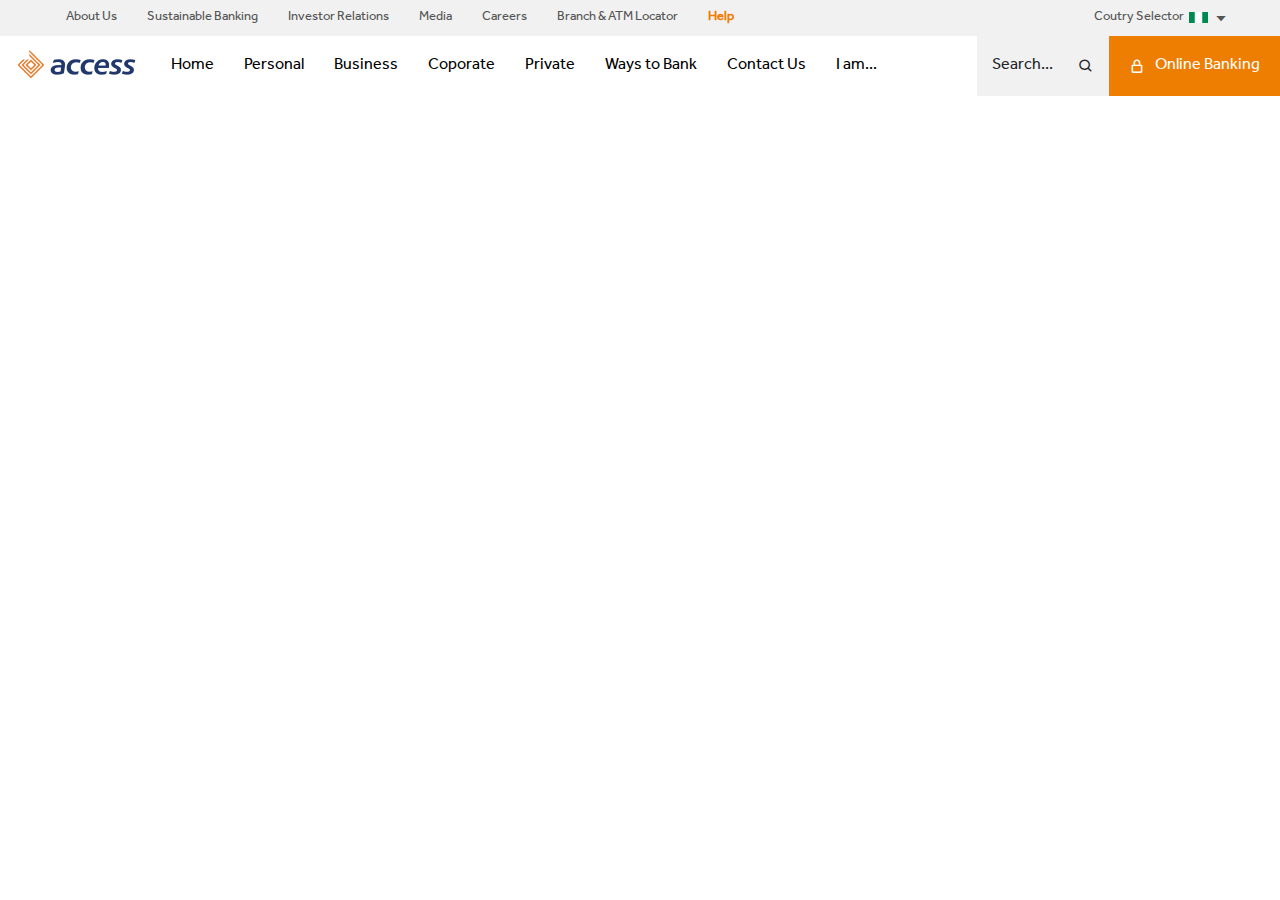
<file: components/navbar.html>
<!DOCTYPE html>
<html lang="en">
<head>
  <meta charset="UTF-8">
  <meta name="viewport" content="width=device-width, initial-scale=1.0">
  <link href='https://unpkg.com/boxicons@2.1.4/css/boxicons.min.css' rel='stylesheet'>
  <link href="https://cdn.jsdelivr.net/npm/bootstrap@5.3.3/dist/css/bootstrap.min.css" rel="stylesheet" integrity="sha384-QWTKZyjpPEjISv5WaRU9OFeRpok6YctnYmDr5pNlyT2bRjXh0JMhjY6hW+ALEwIH" crossorigin="anonymous">
  <link rel="stylesheet" href="../css/components-css/navbar.css">
  <link
    rel="stylesheet"
    href="https://cdnjs.cloudflare.com/ajax/libs/animate.css/4.1.1/animate.min.css"
  />
  <title>Navbar</title>
</head>
<body>

  <header>

    <!-- THIS IS THE CODE FOR INTERNET BANKING MENU DIV -->
    <!-- DESKTOP VIEW -->
    <div class="internet-banking-dsv animate__animated" id="internet-banking-dsv">
      <div class="ib-dsv-head">
        <h4 class="text-center">Internet Banking</h4>
      </div>

      <div class="ib-dsv-body">
        <button class="individual">
          <div class="d-flex justify-content-between align-items-center">
            <i class='bx bx-user'></i>
            <p>Individual</p>
          </div>

          <div class="d-flex justify-content-center align-items-center">
            <i class='bx bx-right-top-arrow-circle'></i>
          </div>
        </button>

        <button class="business">
          <div class="d-flex justify-content-between align-items-center">
            <i class='bx bx-user'></i>
            <p>Business</p>
          </div>

          <div class="d-flex justify-content-center align-items-center">
            <i class='bx bx-right-top-arrow-circle'></i>
          </div>
        </button>

        <div class="advert1">
          <img src="../images/advert.png" alt="">
        </div>


      </div>
    </div>


    <!-- THIS IS THE THE TOP NAV CODE -->
    <div class="top-nav d-flex justify-content-between align-items-center">
      <button class="tn-menu" id="middle-nav-open">
        <div></div>
        <div></div>
        <div></div>
        <div></div>
      </button>
      
      <div class="top-nav-left d-flex">
        <a class="tn-link" href="#">About Us</a>
        <a class="tn-link" href="#">Sustainable Banking</a>
        <a class="tn-link" href="#">Investor Relations</a>
        <a class="tn-link" href="#">Media</a>
        <a class="tn-link" href="#">Careers</a>
        <a class="tn-link" href="#">Branch & ATM Locator</a>
        <a style="font-weight: bold; color: rgb(238,126,1);" class="tn-link" href="#">Help</a>
      </div>

      <div class="top-nav-right d-flex justify-content-between align-items-center">
        <p>Coutry Selector</p>
        <img src="../images/nigeria.svg" alt="">
        <i class='bx bx-caret-down'></i>
      </div>
    </div>

    <!-- THIS IS THE CODE FOR THE MIDDLE NAV THAT ONLY SHOW ON MOBILE WHEN THE MENU ICON IS CLICKED -->
    <div class="middle-nav animate__animated" id="middle-nav">
      <ul>
        <li><a href="#">About Us</a></li>
        <li><a href="#">Sustainable Banking</a></li>
        <li><a href="#">Investor Relations</a></li>
        <li><a href="#">Media</a></li>
        <li><a href="#">Careers</a></li>
        <li><a href="#">Branch & ATM Locator</a></li>
        <li><a class="orange-link" href="#">HELP</a></li>
      </ul>
    </div>


    <!-- THIS IS THE CODE FOR THE BOTTOM NAV -->
    <div class="bottom-nav d-flex justify-content-between align-items-center">

      <div class="bn-logo-div mx-3">
        <a href="#"><img src="../images/access-logo-2.png" alt=""></a>
      </div>

      <div class="bn-nav-div d-flex align-items-center">
        <a class="bn-link" href="#">Home</a>
        <a class="bn-link" id="personal-banking-nd-control" href="#">Personal</a>
        <a class="bn-link" id="business-banking-nd-control" href="#">Business</a>
        <a class="bn-link" id="corporate-banking-nd-control" href="#">Coporate</a>
        <a class="bn-link" id="private-banking-nd-control" href="#">Private</a>
        <a class="bn-link" id="ways-to-bank" href="#">Ways to Bank</a>
        <a class="bn-link" id="contact-us" href="#">Contact Us</a>
        <a class="bn-link" href="#">I am...</a>
      </div>

      <div class="bn-search-div d-flex align-items-center justify-content-between">
        <p>Search...</p>
        <i class='bx bx-search'></i>
      </div>

      <button class="bn-online-banking d-flex align-items-center justify-content-between" id="internet-banking-dsv-control">
        <i class='bx bx-lock-alt' ></i>
        <p>Online Banking</p>
      </button>

      <div class="bn-mobile-nav-div d-flex align-items-center justify-content-between">
        <button class="bn-mobile-online-banking" id="internet-banking-mbv-control">
          <i id="x-or-lock" class='bx bx-lock-alt' ></i><p>Online Banking</p>
        </button>

        <button class="mobile-search-btn"><i class='bx bx-search'></i></button>

        <button class="bn-mobile-menu-btn" id="bottom-nav-mbv-control"><i id="bnm-icon" class='bx bx-menu' ></i></button>
      </div>
    </div>

    <!-- THIS IS THE CODE FOR THE INTERNET BANKING DROPDOWN THAT ONLY WORKS ON MOBILE WHEN YOU CLICK THE INTERNET BANKING BUTTON -->

    <div class="internet-banking-mbv animate__animated" id="internet-banking-mbv">
      <div class="ib-dsv-head">
        <h4 class="text-center">Internet Banking</h4>
      </div>

      <div class="ib-dsv-body">
        <button class="individual">
          <div class="d-flex justify-content-between align-items-center">
            <i class='bx bx-user'></i>
            <p>Individual</p>
          </div>

          <div class="d-flex justify-content-center align-items-center">
            <i class='bx bx-right-top-arrow-circle'></i>
          </div>
        </button>

        <button class="business">
          <div class="d-flex justify-content-between align-items-center">
            <i class='bx bx-user'></i>
            <p>Business</p>
          </div>

          <div class="d-flex justify-content-center align-items-center">
            <i class='bx bx-right-top-arrow-circle'></i>
          </div>
        </button>
      </div>
    </div>

    <!-- THIS IS THE CODE FOR THE NAVBAR DROPDOWN CAROUSEL THAT ONLY WORKS ON MOBILE WHEN YOU CLICK THE MENU BUTTON -->

    <div class="bottom-nav-mbv animate__animated" id="bottom-nav-mbv">


      <div class="accordion accordion-flush" id="accordionFlushExample">
        <!-- Accordion Item #1 -->
        <div class="accordion-item">
          <h2 class="accordion-header">
            <button class="accordion-button collapsed" type="button" data-bs-toggle="collapse" data-bs-target="#flush-collapseOne" aria-expanded="false" aria-controls="flush-collapseOne">
              PERSONAL
            </button>
          </h2>
          <div id="flush-collapseOne" class="accordion-collapse collapse" data-bs-parent="#accordionFlushExample">
            <div class="accordion-body">
              <ul class="nav-acc-ul">
                <li><a href="" class="inner-link">AGENCY BANKING</a></li>
                <li><a href="" class="inner-link">BACK TO SCHOOL</a></li>
                <li><a href="" class="inner-link">BANCASSURANCE</a></li>
                <li><a href="" class="inner-link">BORROWING</a></li>
                <li><a href="" class="inner-link">DIASPORA BANKING</a></li>
                <li><a href="" class="inner-link">EVERYDAY ACCOUNTS</a></li>
                <li><a href="" class="inner-link">KIDS & TEENS</a></li>
                <li><a href="" class="inner-link">MONEY TRANSFER</a></li>
                <li><a href="" class="inner-link">PROMOS & PROPOSITIONS</a></li>
                <li><a href="" class="inner-link">SAVING & INVESTING</a></li>
                <li><a href="" class="inner-link">THE "W" INITIATIVE</a></li>
              </ul>
            </div>
          </div>
        </div>
      
        <!-- Accordion Item #2 -->
        <div class="accordion-item">
          <h2 class="accordion-header">
            <button class="accordion-button collapsed" type="button" data-bs-toggle="collapse" data-bs-target="#flush-collapseTwo" aria-expanded="false" aria-controls="flush-collapseTwo">
              BUSINESS
            </button>
          </h2>
          <div id="flush-collapseTwo" class="accordion-collapse collapse" data-bs-parent="#accordionFlushExample">
            <div class="accordion-body">
              <ul class="nav-acc-ul">
                <li><a href="" class="inner-link">AGENCY BANKING</a></li>
                <li><a href="" class="inner-link">BACK TO SCHOOL</a></li>
                <li><a href="" class="inner-link">BANCASSURANCE</a></li>
                <li><a href="" class="inner-link">BORROWING</a></li>
                <li><a href="" class="inner-link">DIASPORA BANKING</a></li>
                <li><a href="" class="inner-link">EVERYDAY ACCOUNTS</a></li>
                <li><a href="" class="inner-link">KIDS & TEENS</a></li>
                <li><a href="" class="inner-link">MONEY TRANSFER</a></li>
                <li><a href="" class="inner-link">PROMOS & PROPOSITIONS</a></li>
                <li><a href="" class="inner-link">SAVING & INVESTING</a></li>
                <li><a href="" class="inner-link">THE "W" INITIATIVE</a></li>
              </ul>
            </div>
          </div>
        </div>
      
        <!-- Accordion Item #3 -->
        <div class="accordion-item">
          <h2 class="accordion-header">
            <button class="accordion-button collapsed" type="button" data-bs-toggle="collapse" data-bs-target="#flush-collapseThree" aria-expanded="false" aria-controls="flush-collapseThree">
              CORPERATE
            </button>
          </h2>
          <div id="flush-collapseThree" class="accordion-collapse collapse" data-bs-parent="#accordionFlushExample">
            <div class="accordion-body">
              <ul class="nav-acc-ul">
                <li><a href="" class="inner-link">AGENCY BANKING</a></li>
                <li><a href="" class="inner-link">BACK TO SCHOOL</a></li>
                <li><a href="" class="inner-link">BANCASSURANCE</a></li>
                <li><a href="" class="inner-link">BORROWING</a></li>
                <li><a href="" class="inner-link">DIASPORA BANKING</a></li>
                <li><a href="" class="inner-link">EVERYDAY ACCOUNTS</a></li>
                <li><a href="" class="inner-link">KIDS & TEENS</a></li>
                <li><a href="" class="inner-link">MONEY TRANSFER</a></li>
                <li><a href="" class="inner-link">PROMOS & PROPOSITIONS</a></li>
                <li><a href="" class="inner-link">SAVING & INVESTING</a></li>
                <li><a href="" class="inner-link">THE "W" INITIATIVE</a></li>
              </ul>
            </div>
          </div>
        </div>
      
        <!-- Accordion Item #4 -->
        <div class="accordion-item">
          <h2 class="accordion-header">
            <button class="accordion-button collapsed" type="button" data-bs-toggle="collapse" data-bs-target="#flush-collapseFour" aria-expanded="false" aria-controls="flush-collapseFour">
              PRIVATE
            </button>
          </h2>
          <div id="flush-collapseFour" class="accordion-collapse collapse" data-bs-parent="#accordionFlushExample">
            <div class="accordion-body">
              <ul class="nav-acc-ul">
                <li><a href="" class="inner-link">AGENCY BANKING</a></li>
                <li><a href="" class="inner-link">BACK TO SCHOOL</a></li>
                <li><a href="" class="inner-link">BANCASSURANCE</a></li>
                <li><a href="" class="inner-link">BORROWING</a></li>
                <li><a href="" class="inner-link">DIASPORA BANKING</a></li>
                <li><a href="" class="inner-link">EVERYDAY ACCOUNTS</a></li>
                <li><a href="" class="inner-link">KIDS & TEENS</a></li>
                <li><a href="" class="inner-link">MONEY TRANSFER</a></li>
                <li><a href="" class="inner-link">PROMOS & PROPOSITIONS</a></li>
                <li><a href="" class="inner-link">SAVING & INVESTING</a></li>
                <li><a href="" class="inner-link">THE "W" INITIATIVE</a></li>
              </ul>
            </div>
          </div>
        </div>
      
        <!-- Accordion Item #5 -->
        <div class="accordion-item">
          <h2 class="accordion-header">
            <button class="accordion-button collapsed" type="button" data-bs-toggle="collapse" data-bs-target="#flush-collapseFive" aria-expanded="false" aria-controls="flush-collapseFive">
              WAYS TO BANK
            </button>
          </h2>
          <div id="flush-collapseFive" class="accordion-collapse collapse" data-bs-parent="#accordionFlushExample">
            <div class="accordion-body">
              <ul class="nav-acc-ul">
                <li><a href="" class="inner-link">AGENCY BANKING</a></li>
                <li><a href="" class="inner-link">BACK TO SCHOOL</a></li>
                <li><a href="" class="inner-link">BANCASSURANCE</a></li>
                <li><a href="" class="inner-link">BORROWING</a></li>
                <li><a href="" class="inner-link">DIASPORA BANKING</a></li>
                <li><a href="" class="inner-link">EVERYDAY ACCOUNTS</a></li>
                <li><a href="" class="inner-link">KIDS & TEENS</a></li>
                <li><a href="" class="inner-link">MONEY TRANSFER</a></li>
                <li><a href="" class="inner-link">PROMOS & PROPOSITIONS</a></li>
                <li><a href="" class="inner-link">SAVING & INVESTING</a></li>
                <li><a href="" class="inner-link">THE "W" INITIATIVE</a></li>
              </ul>
            </div>
          </div>
        </div>
      
        <!-- Accordion Item #6 -->
        <div class="accordion-item">
          <h2 class="accordion-header">
            <button class="accordion-button collapsed" type="button" data-bs-toggle="collapse" data-bs-target="#flush-collapseSix" aria-expanded="false" aria-controls="flush-collapseSix">
              CONTACT US
            </button>
          </h2>
          <div id="flush-collapseSix" class="accordion-collapse collapse" data-bs-parent="#accordionFlushExample">
            <div class="accordion-body">
              <ul class="nav-acc-ul">
                <li><a href="" class="inner-link">AGENCY BANKING</a></li>
                <li><a href="" class="inner-link">BACK TO SCHOOL</a></li>
                <li><a href="" class="inner-link">BANCASSURANCE</a></li>
                <li><a href="" class="inner-link">BORROWING</a></li>
                <li><a href="" class="inner-link">DIASPORA BANKING</a></li>
                <li><a href="" class="inner-link">EVERYDAY ACCOUNTS</a></li>
                <li><a href="" class="inner-link">KIDS & TEENS</a></li>
                <li><a href="" class="inner-link">MONEY TRANSFER</a></li>
                <li><a href="" class="inner-link">PROMOS & PROPOSITIONS</a></li>
                <li><a href="" class="inner-link">SAVING & INVESTING</a></li>
                <li><a href="" class="inner-link">THE "W" INITIATIVE</a></li>
              </ul>
            </div>
          </div>
        </div>
      
        <!-- Accordion Item #7 -->
        <div class="accordion-item">
          <h2 class="accordion-header">
            <button class="accordion-button collapsed" type="button" data-bs-toggle="collapse" data-bs-target="#flush-collapseSeven" aria-expanded="false" aria-controls="flush-collapseSeven">
              I AM...
            </button>
          </h2>
          <div id="flush-collapseSeven" class="accordion-collapse collapse" data-bs-parent="#accordionFlushExample">
            <div class="accordion-body">
              <ul class="nav-acc-ul">
                <li><a href="" class="inner-link">AGENCY BANKING</a></li>
                <li><a href="" class="inner-link">BACK TO SCHOOL</a></li>
                <li><a href="" class="inner-link">BANCASSURANCE</a></li>
                <li><a href="" class="inner-link">BORROWING</a></li>
                <li><a href="" class="inner-link">DIASPORA BANKING</a></li>
                <li><a href="" class="inner-link">EVERYDAY ACCOUNTS</a></li>
                <li><a href="" class="inner-link">KIDS & TEENS</a></li>
                <li><a href="" class="inner-link">MONEY TRANSFER</a></li>
                <li><a href="" class="inner-link">PROMOS & PROPOSITIONS</a></li>
                <li><a href="" class="inner-link">SAVING & INVESTING</a></li>
                <li><a href="" class="inner-link">THE "W" INITIATIVE</a></li>
              </ul>
            </div>
          </div>
        </div>
      </div>
      
    </div>

    <!-- THIS IS THE CODE FOR THE MAJOR DROPDOWNS -->


    <div class="nav-drops-underlay" id="nav-drops-underlay">
      <div class="nav-drops" id="personal-banking-nd">
        <div class="nav-drops-head d-flex align-items-center">
          <h1>PERSONAL BANKING</h1>
        </div>

        <div class="nav-drops-body d-flex justify-content-between align-items-center">

          <div class="nav-drops-body-left">
            <ul class="nav-acc-ul">
              <li><a href="" class="inner-link">Agency Banking</a></li>
              <li><a href="" class="inner-link">Back to School</a></li>
              <li><a href="" class="inner-link">Bancassurance</a></li>
              <li><a href="" class="inner-link">Borrowing</a></li>
              <li><a href="" class="inner-link">Diaspora Banking</a></li>
              <li><a href="" class="inner-link">Everyday Accounts</a></li>
              <li><a href="" class="inner-link">Kids & Teens</a></li>
              <li><a href="" class="inner-link">Money Transfer</a></li>
              <li><a href="" class="inner-link">Promos & Propositions</a></li>
              <li><a href="" class="inner-link">Saving & Investing</a></li>
              <li><a href="" class="inner-link">The "W" Initiative</a></li>
            </ul>
          </div>

          <div class="nav-drops-body-right row">

            <div class="col"></div>

            <div class="ndbr-1 col">
              <h1>Agency Banking</h1>

              <p>Agency banking is bankng that's CLOSA to you</p>
            </div>

            <div class="ndbr-2 col">
              <img src="../images/agency-banking.png" alt="">
              <p>Lorem ipsum dolor, sit amet consectetur adipisicing elit. Autem, ullam. Repudiandae praesentium delectus minima quae pariatur?</p>
              <a href="#">access more</a>
            </div>

          </div>

        </div>

        <div class="nav-drops-footer d-flex justify-content-between align-items-center">
          <div>
            <a href="#"><i class='bx bx-phone'></i> Contact Us</a>
            <a href="#"><i class='bx bx-color'></i> Help & Support</a>
            <a href="#"><i class='bx bx-map-alt' ></i> Locate Us</a>
          </div>

          <div class="d-flex justify-content-between align-items-center">
            <svg width="19" height="50" viewBox="0 0 19 52" fill="none" xmlns="http://www.w3.org/2000/svg"><path d="M15.4054 0H19L3.59459 52H0L15.4054 0Z" fill="#F98537"></path></svg>
          <p>More than banking</p>
          </div>
        </div>
      </div>
    </div>


    
    
    <div class="nav-drops-underlay" id="nav-drops-underlay-2">
      <div class="nav-drops" id="business-banking-nd">
        <div class="nav-drops-head d-flex align-items-center">
          <h1>BUSINESS BANKING</h1>
        </div>

        <div class="nav-drops-body d-flex justify-content-between align-items-center">

          <div class="nav-drops-body-left">
            <ul class="nav-acc-ul">
              <li><a href="" class="inner-link">Business Accounts</a></li>
              <li><a href="" class="inner-link">CBN Healthcare Sector Loan</a></li>
              <li><a href="" class="inner-link">E-solutions and Services</a></li>
              <li><a href="" class="inner-link">Emerging Businesses</a></li>
              <li><a href="" class="inner-link">FX Products</a></li>
              <li><a href="" class="inner-link">FX Self Service Portal</a></li>
            </ul>
          </div>

          <div class="nav-drops-body-right row">

            <div class="ndbr-0 col">
              <a href="" class="inner-link">Corporate Account</a>
              <a href="" class="inner-link">Domicilliary Account</a>
            </div>

            <div class="ndbr-1 col">
              <h1>Business Accounts</h1>

              <p>Agency banking is bankng that's CLOSA to you</p>
            </div>

            <div class="ndbr-2 col">
              <img src="../images/business-accounts.png" alt="">
              <p>Lorem ipsum dolor, sit amet consectetur adipisicing elit. Autem, ullam. Repudiandae praesentium delectus minima quae pariatur?</p>
              <a href="#">access more</a>
            </div>

          </div>

        </div>

        <div class="nav-drops-footer d-flex justify-content-between align-items-center">
          <div>
            <a href="#"><i class='bx bx-phone'></i> Contact Us</a>
            <a href="#"><i class='bx bx-color'></i> Help & Support</a>
            <a href="#"><i class='bx bx-map-alt' ></i> Locate Us</a>
          </div>

          <div class="d-flex justify-content-between align-items-center">
            <svg width="19" height="50" viewBox="0 0 19 52" fill="none" xmlns="http://www.w3.org/2000/svg"><path d="M15.4054 0H19L3.59459 52H0L15.4054 0Z" fill="#F98537"></path></svg>
          <p>More than banking</p>
          </div>
        </div>
      </div>
    </div>



    
    <div class="nav-drops-underlay" id="nav-drops-underlay-3">
      <div class="nav-drops" id="corporate-banking-nd">
        <div class="nav-drops-head d-flex align-items-center">
          <h1>CORPORATE BANKING</h1>
        </div>

        <div class="nav-drops-body d-flex justify-content-between align-items-center">

          <div class="nav-drops-body-left">
            <ul class="nav-acc-ul">
              <li><a href="" class="inner-link">Corporate Sector</a></li>
              <li><a href="" class="inner-link">Distibutors Forum</a></li>
              <li><a href="" class="inner-link">Economic Research</a></li>
              <li><a href="" class="inner-link">Exporters Forum</a></li>
              <li><a href="" class="inner-link">Loans</a></li>
              <li><a href="" class="inner-link">Products & Service</a></li>
            </ul>
          </div>

          <div class="nav-drops-body-right row">

            <div class="ndbr-0 col">
              <a href="" class="inner-link">Airline Payments</a>
              <a href="" class="inner-link">Asian Coporates</a>
              <a href="" class="inner-link">Airline Payments</a>
              <a href="" class="inner-link">Asian Coporates</a>
              <a href="" class="inner-link">Airline Payments</a>
              <a href="" class="inner-link">Asian Coporates</a>
              <a href="" class="inner-link">Airline Payments</a>
              <a href="" class="inner-link">Asian Coporates</a>
              <a href="" class="inner-link">Airline Payments</a>
              <a href="" class="inner-link">Asian Coporates</a>
              <a href="" class="inner-link">Airline Payments</a>
              <a href="" class="inner-link">Asian Coporates</a>
            </div>

            <div class="ndbr-1 col">
              <h1>Corporate Sector</h1>

              <p>We have the specialised knowledge and expertise to help you navigate the financial complexity of your industry.</p>
            </div>

            <div class="ndbr-2 col">
              
              <p>Lorem ipsum dolor, sit amet consectetur praesentium delectus minima quae pariatur?</p>
              <a href="#">access more</a>
            </div>

          </div>

        </div>

        <div class="nav-drops-footer d-flex justify-content-between align-items-center">
          <div>
            <a href="#"><i class='bx bx-phone'></i> Contact Us</a>
            <a href="#"><i class='bx bx-color'></i> Help & Support</a>
            <a href="#"><i class='bx bx-map-alt' ></i> Locate Us</a>
          </div>

          <div class="d-flex justify-content-between align-items-center">
            <svg width="19" height="50" viewBox="0 0 19 52" fill="none" xmlns="http://www.w3.org/2000/svg"><path d="M15.4054 0H19L3.59459 52H0L15.4054 0Z" fill="#F98537"></path></svg>
          <p>More than banking</p>
          </div>
        </div>
      </div>
    </div>


    <div class="nav-drops-underlay" id="nav-drops-underlay-4">
      <div class="nav-drops" id="private-banking-nd">
        <div class="nav-drops-head d-flex align-items-center">
          <h1>PRIVATE BANKING</h1>
        </div>

        <div class="nav-drops-body d-flex justify-content-between align-items-center">

          <div class="nav-drops-body-left">
            <ul class="nav-acc-ul">
              <li><a href="" class="inner-link">About the Access Private Bank</a></li>
              <li><a href="" class="inner-link">Access Medicair</a></li>
              <li><a href="" class="inner-link">American Express (AMEX) Card</a></li>
              <li><a href="" class="inner-link">Black Card</a></li>
              <li><a href="" class="inner-link">Exclusive Private Banker</a></li>
              <li><a href="" class="inner-link">Investment Management</a></li>
              <li><a href="" class="inner-link">Our Products & Service</a></li>
            </ul>
          </div>

          <div class="nav-drops-body-right row">

            <div class="ndbr-0 col">
              <a href="" class="inner-link">Airline Payments</a>
              <a href="" class="inner-link">Asian Coporates</a>
              <a href="" class="inner-link">Airline Payments</a>
              <a href="" class="inner-link">Asian Coporates</a>
              <a href="" class="inner-link">Airline Payments</a>
              <a href="" class="inner-link">Asian Coporates</a>
              <a href="" class="inner-link">Airline Payments</a>
              <a href="" class="inner-link">Asian Coporates</a>
              <a href="" class="inner-link">Airline Payments</a>
              <a href="" class="inner-link">Asian Coporates</a>
              <a href="" class="inner-link">Airline Payments</a>
              <a href="" class="inner-link">Asian Coporates</a>
            </div>

            <div class="ndbr-1 col">
              <h1>About the Private Bank</h1>

              <p>We help you identify the right financial strategy, and provide you with the services and products you require today and in the future.</p>
            </div>

            <div class="ndbr-2 col">
              <img src="../images/private-bank.png" alt="">
              <p>Introducing the Access Bank American Express® Platinum Card and the American Express® Gold Card.</p>
              <a href="#">access more</a>
            </div>

          </div>

        </div>

        <div class="nav-drops-footer d-flex justify-content-between align-items-center">
          <div>
            <a href="#"><i class='bx bx-phone'></i> Contact Us</a>
            <a href="#"><i class='bx bx-color'></i> Help & Support</a>
            <a href="#"><i class='bx bx-map-alt' ></i> Locate Us</a>
          </div>

          <div class="d-flex justify-content-between align-items-center">
            <svg width="19" height="50" viewBox="0 0 19 52" fill="none" xmlns="http://www.w3.org/2000/svg"><path d="M15.4054 0H19L3.59459 52H0L15.4054 0Z" fill="#F98537"></path></svg>
          <p>More than banking</p>
          </div>
        </div>
      </div>
    </div>



  </header>
  

  <script src="../scripts/nav.js"></script>
  <script src="https://cdn.jsdelivr.net/npm/bootstrap@5.3.3/dist/js/bootstrap.bundle.min.js" integrity="sha384-YvpcrYf0tY3lHB60NNkmXc5s9fDVZLESaAA55NDzOxhy9GkcIdslK1eN7N6jIeHz" crossorigin="anonymous"></script>
</body>
</html>
</file>
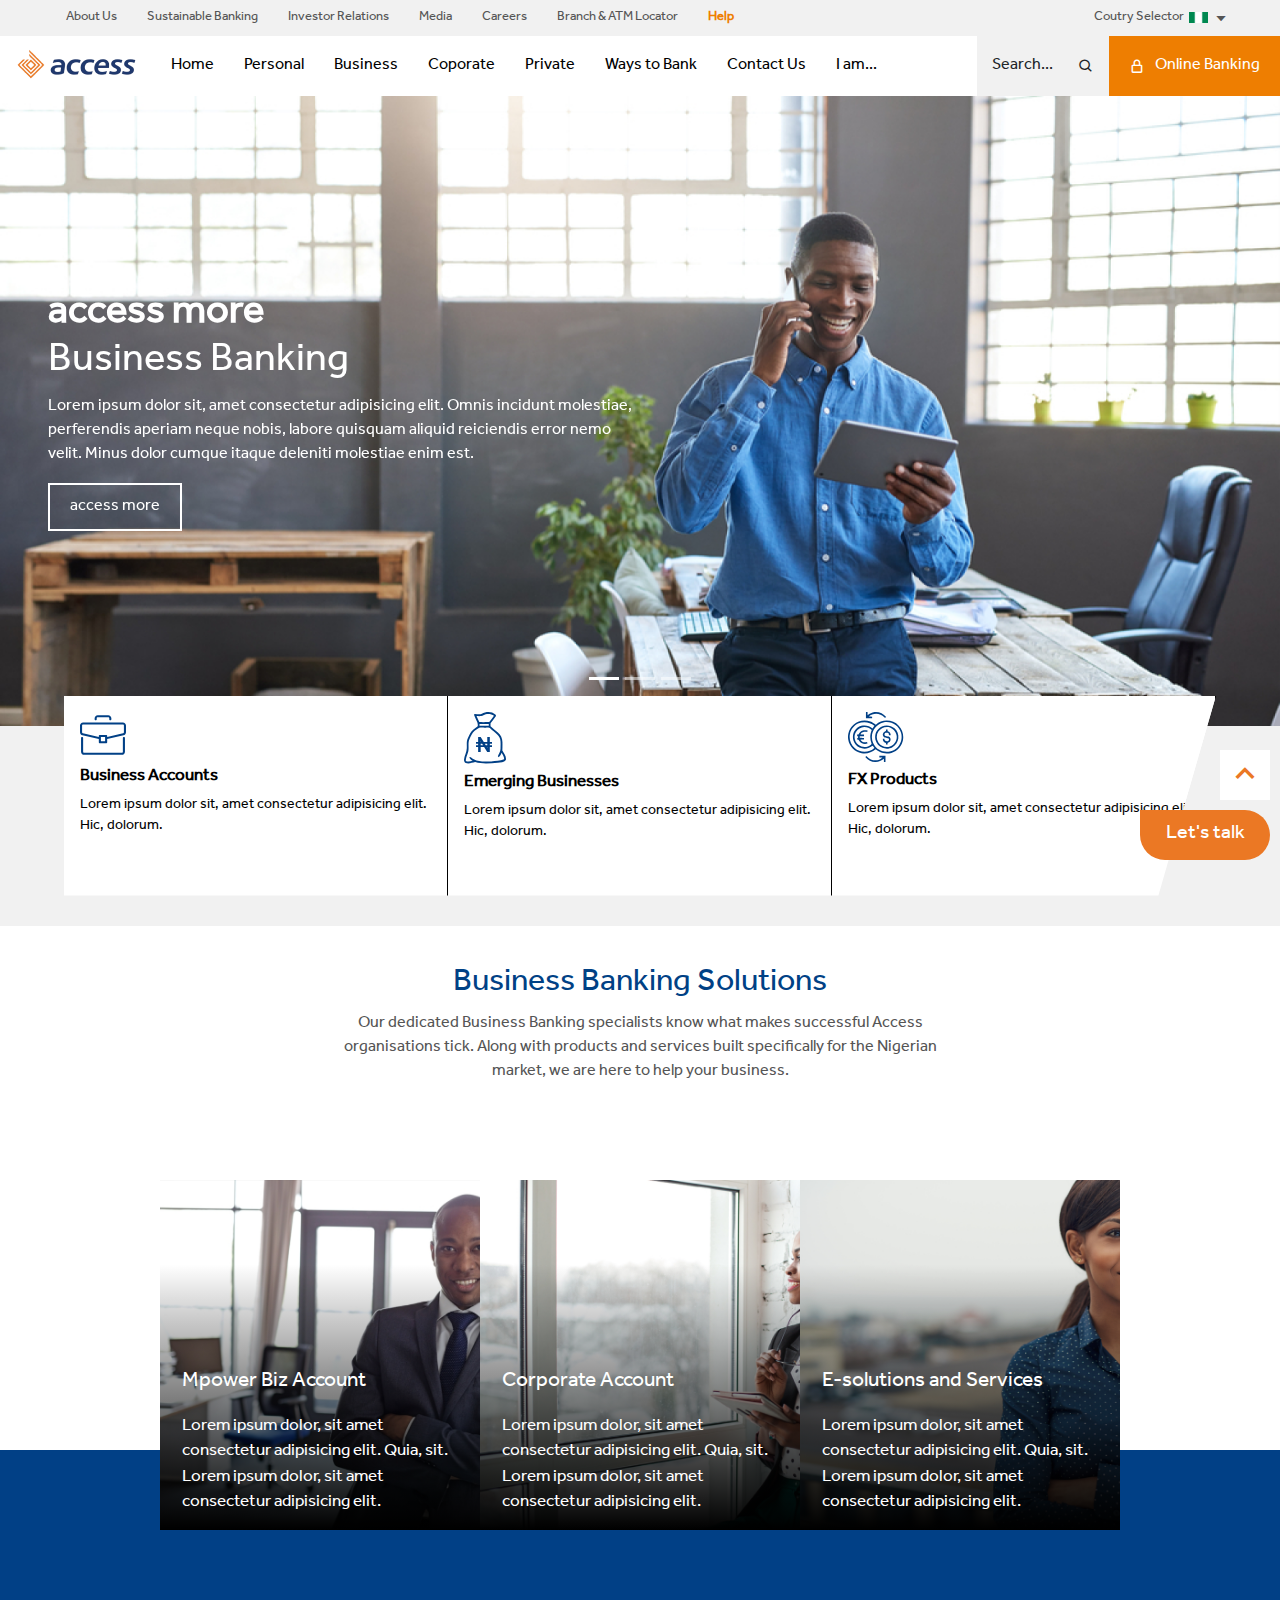
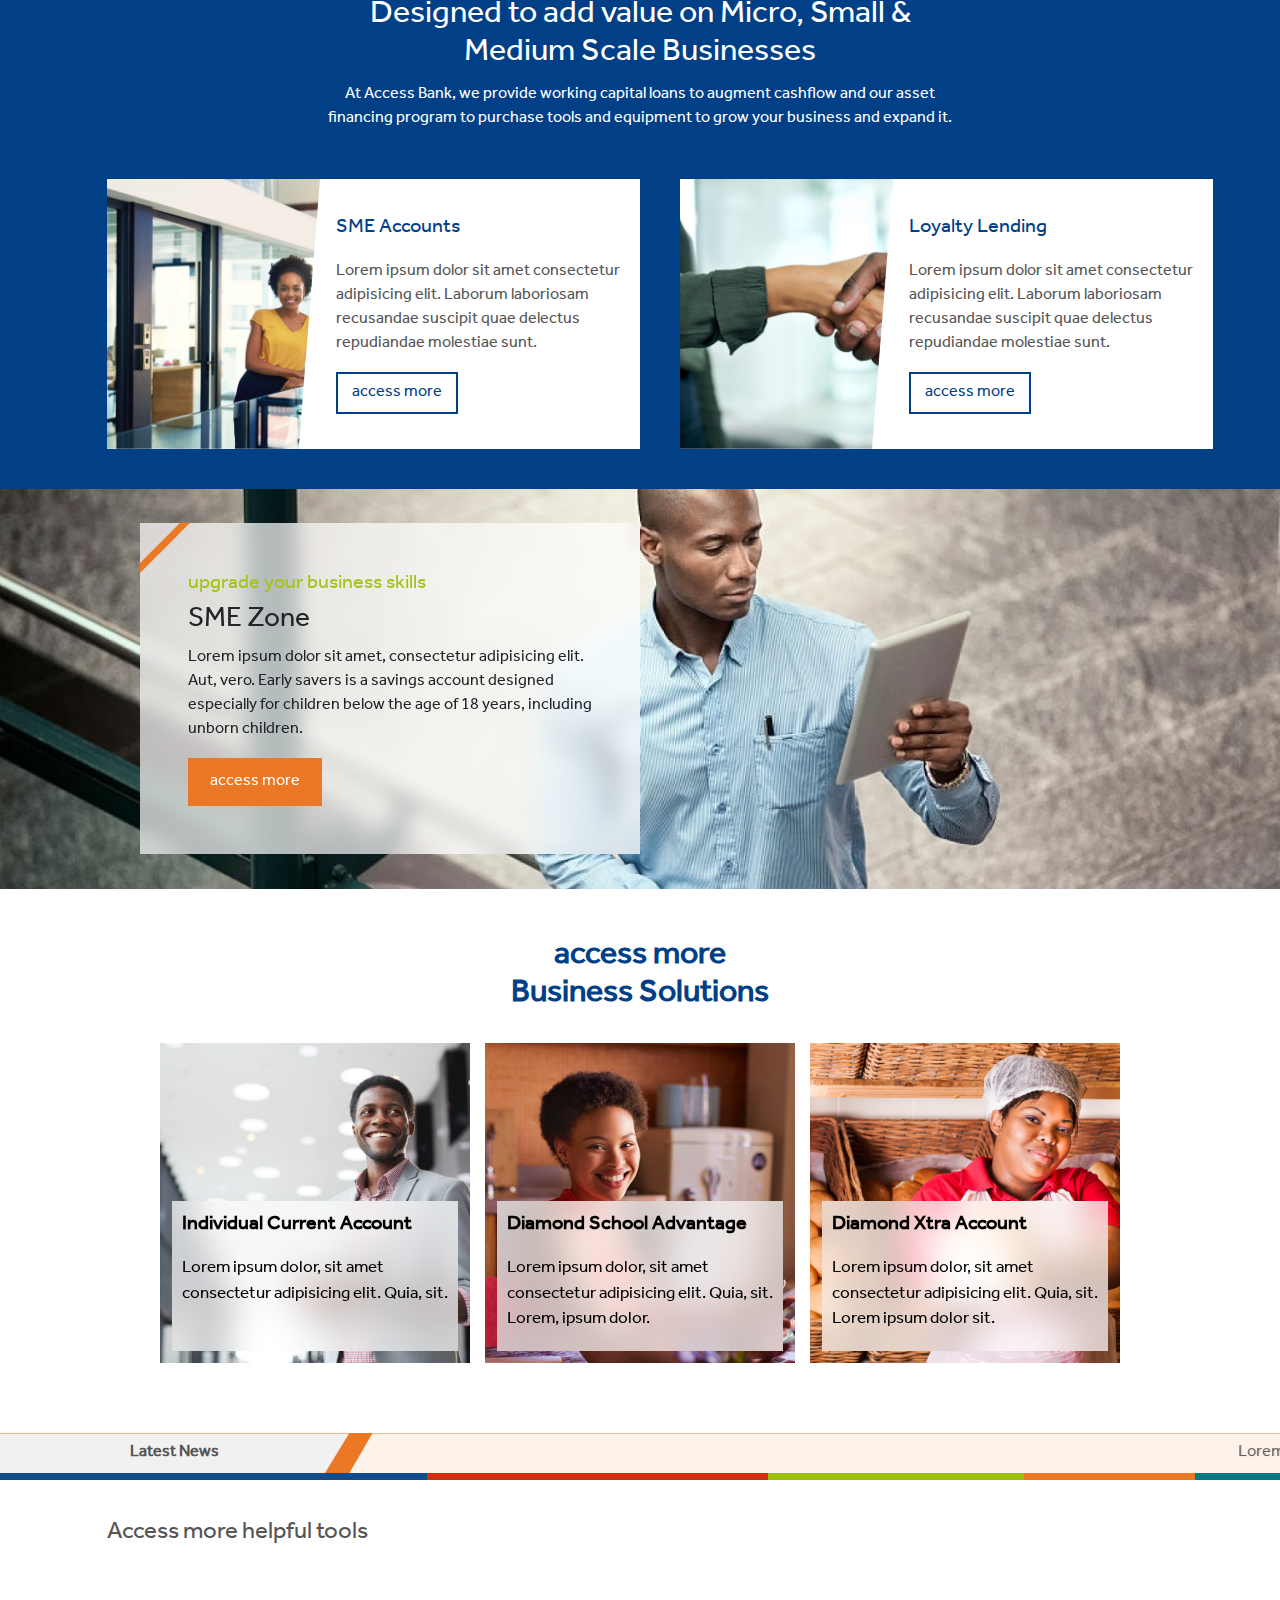
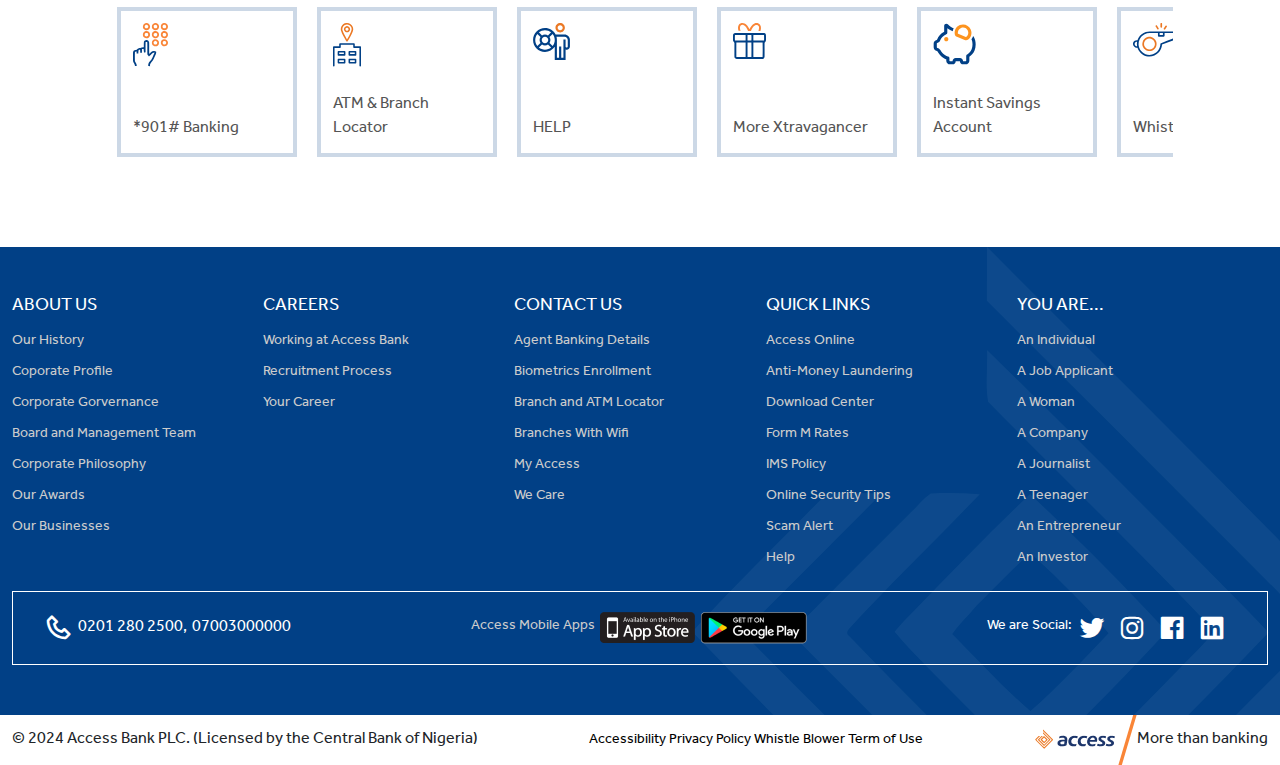
<file: pages/business.html>
<!DOCTYPE html>
<html lang="en">
<head>
  <meta charset="UTF-8">
  <meta name="viewport" content="width=device-width, initial-scale=1.0">
  <link href='https://unpkg.com/boxicons@2.1.4/css/boxicons.min.css' rel='stylesheet'>
  <link href="https://cdn.jsdelivr.net/npm/bootstrap@5.3.3/dist/css/bootstrap.min.css" rel="stylesheet" integrity="sha384-QWTKZyjpPEjISv5WaRU9OFeRpok6YctnYmDr5pNlyT2bRjXh0JMhjY6hW+ALEwIH" crossorigin="anonymous">
  <link rel="stylesheet" href="../css/business.css">
  <link rel="stylesheet" href="../css/components-css/footer.css">
  <link rel="stylesheet" href="../css/components-css/to-top.css">
  <link rel="stylesheet" href="../css/components-css/i-am.css">
  <link
    rel="stylesheet"
    href="https://cdnjs.cloudflare.com/ajax/libs/animate.css/4.1.1/animate.min.css"
  />
  <title>Business</title>
</head>
<body>

  <div class="to-top">
    <a href="#top">
      <i class='bx bx-chevron-up'></i>
    </a>

    <a href="#">Let's talk</a>
  </div>
  

  <header>

    <!-- THIS IS THE CODE FOR INTERNET BANKING MENU DIV -->
    <!-- DESKTOP VIEW -->
    <div class="internet-banking-dsv animate__animated" id="internet-banking-dsv">
      <div class="ib-dsv-head">
        <h4 class="text-center">Internet Banking</h4>
      </div>

      <div class="ib-dsv-body">
        <button class="individual">
          <div class="d-flex justify-content-between align-items-center">
            <i class='bx bx-user'></i>
            <p>Individual</p>
          </div>

          <div class="d-flex justify-content-center align-items-center">
            <i class='bx bx-right-top-arrow-circle'></i>
          </div>
        </button>

        <button class="business">
          <div class="d-flex justify-content-between align-items-center">
            <i class='bx bx-user'></i>
            <p>Business</p>
          </div>

          <div class="d-flex justify-content-center align-items-center">
            <i class='bx bx-right-top-arrow-circle'></i>
          </div>
        </button>

        <div class="advert1">
          <img src="../images/advert.png" alt="">
        </div>


      </div>
    </div>


    <!-- THIS IS THE THE TOP NAV CODE -->
    <div class="top-nav d-flex justify-content-between align-items-center">
      <button class="tn-menu" id="middle-nav-open">
        <div></div>
        <div></div>
        <div></div>
        <div></div>
      </button>
      
      <div class="top-nav-left d-flex">
        <a class="tn-link" href="#">About Us</a>
        <a class="tn-link" href="#">Sustainable Banking</a>
        <a class="tn-link" href="#">Investor Relations</a>
        <a class="tn-link" href="#">Media</a>
        <a class="tn-link" href="#">Careers</a>
        <a class="tn-link" href="#">Branch & ATM Locator</a>
        <a style="font-weight: bold; color: rgb(238,126,1);" class="tn-link" href="#">Help</a>
      </div>

      <div class="top-nav-right d-flex justify-content-between align-items-center">
        <p>Coutry Selector</p>
        <img src="../images/nigeria.svg" alt="">
        <i class='bx bx-caret-down'></i>
      </div>
    </div>

    <!-- THIS IS THE CODE FOR THE MIDDLE NAV THAT ONLY SHOW ON MOBILE WHEN THE MENU ICON IS CLICKED -->
    <div class="middle-nav animate__animated" id="middle-nav">
      <ul>
        <li><a href="#">About Us</a></li>
        <li><a href="#">Sustainable Banking</a></li>
        <li><a href="#">Investor Relations</a></li>
        <li><a href="#">Media</a></li>
        <li><a href="#">Careers</a></li>
        <li><a href="#">Branch & ATM Locator</a></li>
        <li><a class="orange-link" href="#">HELP</a></li>
      </ul>
    </div>


    <!-- THIS IS THE CODE FOR THE BOTTOM NAV -->
    <div class="bottom-nav d-flex justify-content-between align-items-center">

      <div class="bn-logo-div mx-3">
        <a href="../index.html"><img src="../images/access-logo-2.png" alt=""></a>
      </div>

      <div class="bn-nav-div d-flex align-items-center">
        <a class="bn-link" href="../index.html">Home</a>
        <a class="bn-link" id="personal-banking-nd-control" href="./personal.html">Personal</a>
        <a class="bn-link" id="business-banking-nd-control" href="./business.html">Business</a>
        <a class="bn-link" id="corporate-banking-nd-control" href="">Coporate</a>
        <a class="bn-link" id="private-banking-nd-control" href="#">Private</a>
        <a class="bn-link" id="ways-to-bank" href="./waysToBank.html">Ways to Bank</a>
        <a class="bn-link" id="contact-us" href="./contactUs.html">Contact Us</a>
        <a class="bn-link" id="iam-nd-control" href="#">I am...</a>
      </div>

      <div class="bn-search-div d-flex align-items-center justify-content-between">
        <p>Search...</p>
        <i class='bx bx-search'></i>
      </div>

      <button class="bn-online-banking d-flex align-items-center justify-content-between" id="internet-banking-dsv-control">
        <i class='bx bx-lock-alt' ></i>
        <p>Online Banking</p>
      </button>

      <div class="bn-mobile-nav-div d-flex align-items-center justify-content-between">
        <button class="bn-mobile-online-banking" id="internet-banking-mbv-control">
          <i id="x-or-lock" class='bx bx-lock-alt' ></i><p>Online Banking</p>
        </button>

        <button class="mobile-search-btn"><i class='bx bx-search'></i></button>

        <button class="bn-mobile-menu-btn" id="bottom-nav-mbv-control"><i id="bnm-icon" class='bx bx-menu' ></i></button>
      </div>
    </div>

    <!-- THIS IS THE CODE FOR THE INTERNET BANKING DROPDOWN THAT ONLY WORKS ON MOBILE WHEN YOU CLICK THE INTERNET BANKING BUTTON -->

    <div class="internet-banking-mbv animate__animated" id="internet-banking-mbv">
      <div class="ib-dsv-head">
        <h4 class="text-center">Internet Banking</h4>
      </div>

      <div class="ib-dsv-body">
        <button class="individual">
          <div class="d-flex justify-content-between align-items-center">
            <i class='bx bx-user'></i>
            <p>Individual</p>
          </div>

          <div class="d-flex justify-content-center align-items-center">
            <i class='bx bx-right-top-arrow-circle'></i>
          </div>
        </button>

        <button class="business">
          <div class="d-flex justify-content-between align-items-center">
            <i class='bx bx-user'></i>
            <p>Business</p>
          </div>

          <div class="d-flex justify-content-center align-items-center">
            <i class='bx bx-right-top-arrow-circle'></i>
          </div>
        </button>
      </div>
    </div>

    <!-- THIS IS THE CODE FOR THE NAVBAR DROPDOWN CAROUSEL THAT ONLY WORKS ON MOBILE WHEN YOU CLICK THE MENU BUTTON -->

    <div class="bottom-nav-mbv animate__animated" id="bottom-nav-mbv">


      <div class="accordion accordion-flush" id="accordionFlushExample">
        <!-- Accordion Item #1 -->
        <div class="accordion-item">
          <h2 class="accordion-header">
            <button class="accordion-button collapsed" type="button" data-bs-toggle="collapse" data-bs-target="#flush-collapseOne" aria-expanded="false" aria-controls="flush-collapseOne">
              PERSONAL
            </button>
          </h2>
          <div id="flush-collapseOne" class="accordion-collapse collapse" data-bs-parent="#accordionFlushExample">
            <div class="accordion-body">
              <ul class="nav-acc-ul">
                <li><a href="" class="inner-link">AGENCY BANKING</a></li>
                <li><a href="" class="inner-link">BACK TO SCHOOL</a></li>
                <li><a href="" class="inner-link">BANCASSURANCE</a></li>
                <li><a href="" class="inner-link">BORROWING</a></li>
                <li><a href="" class="inner-link">DIASPORA BANKING</a></li>
                <li><a href="" class="inner-link">EVERYDAY ACCOUNTS</a></li>
                <li><a href="" class="inner-link">KIDS & TEENS</a></li>
                <li><a href="" class="inner-link">MONEY TRANSFER</a></li>
                <li><a href="" class="inner-link">PROMOS & PROPOSITIONS</a></li>
                <li><a href="" class="inner-link">SAVING & INVESTING</a></li>
                <li><a href="" class="inner-link">THE "W" INITIATIVE</a></li>
              </ul>
            </div>
          </div>
        </div>
      
        <!-- Accordion Item #2 -->
        <div class="accordion-item">
          <h2 class="accordion-header">
            <button class="accordion-button collapsed" type="button" data-bs-toggle="collapse" data-bs-target="#flush-collapseTwo" aria-expanded="false" aria-controls="flush-collapseTwo">
              BUSINESS
            </button>
          </h2>
          <div id="flush-collapseTwo" class="accordion-collapse collapse" data-bs-parent="#accordionFlushExample">
            <div class="accordion-body">
              <ul class="nav-acc-ul">
                <li><a href="" class="inner-link">AGENCY BANKING</a></li>
                <li><a href="" class="inner-link">BACK TO SCHOOL</a></li>
                <li><a href="" class="inner-link">BANCASSURANCE</a></li>
                <li><a href="" class="inner-link">BORROWING</a></li>
                <li><a href="" class="inner-link">DIASPORA BANKING</a></li>
                <li><a href="" class="inner-link">EVERYDAY ACCOUNTS</a></li>
                <li><a href="" class="inner-link">KIDS & TEENS</a></li>
                <li><a href="" class="inner-link">MONEY TRANSFER</a></li>
                <li><a href="" class="inner-link">PROMOS & PROPOSITIONS</a></li>
                <li><a href="" class="inner-link">SAVING & INVESTING</a></li>
                <li><a href="" class="inner-link">THE "W" INITIATIVE</a></li>
              </ul>
            </div>
          </div>
        </div>
      
        <!-- Accordion Item #3 -->
        <div class="accordion-item">
          <h2 class="accordion-header">
            <button class="accordion-button collapsed" type="button" data-bs-toggle="collapse" data-bs-target="#flush-collapseThree" aria-expanded="false" aria-controls="flush-collapseThree">
              CORPERATE
            </button>
          </h2>
          <div id="flush-collapseThree" class="accordion-collapse collapse" data-bs-parent="#accordionFlushExample">
            <div class="accordion-body">
              <ul class="nav-acc-ul">
                <li><a href="" class="inner-link">AGENCY BANKING</a></li>
                <li><a href="" class="inner-link">BACK TO SCHOOL</a></li>
                <li><a href="" class="inner-link">BANCASSURANCE</a></li>
                <li><a href="" class="inner-link">BORROWING</a></li>
                <li><a href="" class="inner-link">DIASPORA BANKING</a></li>
                <li><a href="" class="inner-link">EVERYDAY ACCOUNTS</a></li>
                <li><a href="" class="inner-link">KIDS & TEENS</a></li>
                <li><a href="" class="inner-link">MONEY TRANSFER</a></li>
                <li><a href="" class="inner-link">PROMOS & PROPOSITIONS</a></li>
                <li><a href="" class="inner-link">SAVING & INVESTING</a></li>
                <li><a href="" class="inner-link">THE "W" INITIATIVE</a></li>
              </ul>
            </div>
          </div>
        </div>
      
        <!-- Accordion Item #4 -->
        <div class="accordion-item">
          <h2 class="accordion-header">
            <button class="accordion-button collapsed" type="button" data-bs-toggle="collapse" data-bs-target="#flush-collapseFour" aria-expanded="false" aria-controls="flush-collapseFour">
              PRIVATE
            </button>
          </h2>
          <div id="flush-collapseFour" class="accordion-collapse collapse" data-bs-parent="#accordionFlushExample">
            <div class="accordion-body">
              <ul class="nav-acc-ul">
                <li><a href="" class="inner-link">AGENCY BANKING</a></li>
                <li><a href="" class="inner-link">BACK TO SCHOOL</a></li>
                <li><a href="" class="inner-link">BANCASSURANCE</a></li>
                <li><a href="" class="inner-link">BORROWING</a></li>
                <li><a href="" class="inner-link">DIASPORA BANKING</a></li>
                <li><a href="" class="inner-link">EVERYDAY ACCOUNTS</a></li>
                <li><a href="" class="inner-link">KIDS & TEENS</a></li>
                <li><a href="" class="inner-link">MONEY TRANSFER</a></li>
                <li><a href="" class="inner-link">PROMOS & PROPOSITIONS</a></li>
                <li><a href="" class="inner-link">SAVING & INVESTING</a></li>
                <li><a href="" class="inner-link">THE "W" INITIATIVE</a></li>
              </ul>
            </div>
          </div>
        </div>
      
        <!-- Accordion Item #5 -->
        <div class="accordion-item">
          <h2 class="accordion-header">
            <button class="accordion-button collapsed" type="button" data-bs-toggle="collapse" data-bs-target="#flush-collapseFive" aria-expanded="false" aria-controls="flush-collapseFive">
              WAYS TO BANK
            </button>
          </h2>
          <div id="flush-collapseFive" class="accordion-collapse collapse" data-bs-parent="#accordionFlushExample">
            <div class="accordion-body">
              <ul class="nav-acc-ul">
                <li><a href="" class="inner-link">AGENCY BANKING</a></li>
                <li><a href="" class="inner-link">BACK TO SCHOOL</a></li>
                <li><a href="" class="inner-link">BANCASSURANCE</a></li>
                <li><a href="" class="inner-link">BORROWING</a></li>
                <li><a href="" class="inner-link">DIASPORA BANKING</a></li>
                <li><a href="" class="inner-link">EVERYDAY ACCOUNTS</a></li>
                <li><a href="" class="inner-link">KIDS & TEENS</a></li>
                <li><a href="" class="inner-link">MONEY TRANSFER</a></li>
                <li><a href="" class="inner-link">PROMOS & PROPOSITIONS</a></li>
                <li><a href="" class="inner-link">SAVING & INVESTING</a></li>
                <li><a href="" class="inner-link">THE "W" INITIATIVE</a></li>
              </ul>
            </div>
          </div>
        </div>
      
        <!-- Accordion Item #6 -->
        <div class="accordion-item">
          <h2 class="accordion-header">
            <button class="accordion-button collapsed" type="button" data-bs-toggle="collapse" data-bs-target="#flush-collapseSix" aria-expanded="false" aria-controls="flush-collapseSix">
              CONTACT US
            </button>
          </h2>
          <div id="flush-collapseSix" class="accordion-collapse collapse" data-bs-parent="#accordionFlushExample">
            <div class="accordion-body">
              <ul class="nav-acc-ul">
                <li><a href="" class="inner-link">AGENCY BANKING</a></li>
                <li><a href="" class="inner-link">BACK TO SCHOOL</a></li>
                <li><a href="" class="inner-link">BANCASSURANCE</a></li>
                <li><a href="" class="inner-link">BORROWING</a></li>
                <li><a href="" class="inner-link">DIASPORA BANKING</a></li>
                <li><a href="" class="inner-link">EVERYDAY ACCOUNTS</a></li>
                <li><a href="" class="inner-link">KIDS & TEENS</a></li>
                <li><a href="" class="inner-link">MONEY TRANSFER</a></li>
                <li><a href="" class="inner-link">PROMOS & PROPOSITIONS</a></li>
                <li><a href="" class="inner-link">SAVING & INVESTING</a></li>
                <li><a href="" class="inner-link">THE "W" INITIATIVE</a></li>
              </ul>
            </div>
          </div>
        </div>
      
        <!-- Accordion Item #7 -->
        <div class="accordion-item">
          <h2 class="accordion-header">
            <button class="accordion-button collapsed" type="button" data-bs-toggle="collapse" data-bs-target="#flush-collapseSeven" aria-expanded="false" aria-controls="flush-collapseSeven">
              I AM...
            </button>
          </h2>
          <div id="flush-collapseSeven" class="accordion-collapse collapse" data-bs-parent="#accordionFlushExample">
            <div class="accordion-body">
              <ul class="nav-acc-ul">
                <li><a href="" class="inner-link">AGENCY BANKING</a></li>
                <li><a href="" class="inner-link">BACK TO SCHOOL</a></li>
                <li><a href="" class="inner-link">BANCASSURANCE</a></li>
                <li><a href="" class="inner-link">BORROWING</a></li>
                <li><a href="" class="inner-link">DIASPORA BANKING</a></li>
                <li><a href="" class="inner-link">EVERYDAY ACCOUNTS</a></li>
                <li><a href="" class="inner-link">KIDS & TEENS</a></li>
                <li><a href="" class="inner-link">MONEY TRANSFER</a></li>
                <li><a href="" class="inner-link">PROMOS & PROPOSITIONS</a></li>
                <li><a href="" class="inner-link">SAVING & INVESTING</a></li>
                <li><a href="" class="inner-link">THE "W" INITIATIVE</a></li>
              </ul>
            </div>
          </div>
        </div>
      </div>
      
    </div>

    <!-- THIS IS THE CODE FOR THE MAJOR DROPDOWNS -->


    <div class="nav-drops-underlay" id="nav-drops-underlay">
      <div class="nav-drops" id="personal-banking-nd">
        <div class="nav-drops-head d-flex align-items-center">
          <h1>PERSONAL BANKING</h1>
        </div>

        <div class="nav-drops-body d-flex justify-content-between align-items-center">

          <div class="nav-drops-body-left">
            <ul class="nav-acc-ul">
              <li><a href="" class="inner-link">Agency Banking</a></li>
              <li><a href="" class="inner-link">Back to School</a></li>
              <li><a href="" class="inner-link">Bancassurance</a></li>
              <li><a href="" class="inner-link">Borrowing</a></li>
              <li><a href="" class="inner-link">Diaspora Banking</a></li>
              <li><a href="" class="inner-link">Everyday Accounts</a></li>
              <li><a href="" class="inner-link">Kids & Teens</a></li>
              <li><a href="" class="inner-link">Money Transfer</a></li>
              <li><a href="" class="inner-link">Promos & Propositions</a></li>
              <li><a href="" class="inner-link">Saving & Investing</a></li>
              <li><a href="" class="inner-link">The "W" Initiative</a></li>
            </ul>
          </div>

          <div class="nav-drops-body-right row">

            <div class="col"></div>

            <div class="ndbr-1 col">
              <h1>Agency Banking</h1>

              <p>Agency banking is bankng that's CLOSA to you</p>
            </div>

            <div class="ndbr-2 col">
              <img src="../images/agency-banking.png" alt="">
              <p>Lorem ipsum dolor, sit amet consectetur adipisicing elit. Autem, ullam. Repudiandae praesentium delectus minima quae pariatur?</p>
              <a href="#">access more</a>
            </div>

          </div>

        </div>

        <div class="nav-drops-footer d-flex justify-content-between align-items-center">
          <div>
            <a href="#"><i class='bx bx-phone'></i> Contact Us</a>
            <a href="#"><i class='bx bx-color'></i> Help & Support</a>
            <a href="#"><i class='bx bx-map-alt' ></i> Locate Us</a>
          </div>

          <div class="d-flex justify-content-between align-items-center">
            <svg width="19" height="50" viewBox="0 0 19 52" fill="none" xmlns="http://www.w3.org/2000/svg"><path d="M15.4054 0H19L3.59459 52H0L15.4054 0Z" fill="#F98537"></path></svg>
          <p>More than banking</p>
          </div>
        </div>
      </div>
    </div>


    
    
    <div class="nav-drops-underlay" id="nav-drops-underlay-2">
      <div class="nav-drops" id="business-banking-nd">
        <div class="nav-drops-head d-flex align-items-center">
          <h1>BUSINESS BANKING</h1>
        </div>

        <div class="nav-drops-body d-flex justify-content-between align-items-center">

          <div class="nav-drops-body-left">
            <ul class="nav-acc-ul">
              <li><a href="" class="inner-link">Business Accounts</a></li>
              <li><a href="" class="inner-link">CBN Healthcare Sector Loan</a></li>
              <li><a href="" class="inner-link">E-solutions and Services</a></li>
              <li><a href="" class="inner-link">Emerging Businesses</a></li>
              <li><a href="" class="inner-link">FX Products</a></li>
              <li><a href="" class="inner-link">FX Self Service Portal</a></li>
            </ul>
          </div>

          <div class="nav-drops-body-right row">

            <div class="ndbr-0 col">
              <a href="" class="inner-link">Corporate Account</a>
              <a href="" class="inner-link">Domicilliary Account</a>
            </div>

            <div class="ndbr-1 col">
              <h1>Business Accounts</h1>

              <p>Agency banking is bankng that's CLOSA to you</p>
            </div>

            <div class="ndbr-2 col">
              <img src="../images/business-accounts.png" alt="">
              <p>Lorem ipsum dolor, sit amet consectetur adipisicing elit. Autem, ullam. Repudiandae praesentium delectus minima quae pariatur?</p>
              <a href="#">access more</a>
            </div>

          </div>

        </div>

        <div class="nav-drops-footer d-flex justify-content-between align-items-center">
          <div>
            <a href="#"><i class='bx bx-phone'></i> Contact Us</a>
            <a href="#"><i class='bx bx-color'></i> Help & Support</a>
            <a href="#"><i class='bx bx-map-alt' ></i> Locate Us</a>
          </div>

          <div class="d-flex justify-content-between align-items-center">
            <svg width="19" height="50" viewBox="0 0 19 52" fill="none" xmlns="http://www.w3.org/2000/svg"><path d="M15.4054 0H19L3.59459 52H0L15.4054 0Z" fill="#F98537"></path></svg>
          <p>More than banking</p>
          </div>
        </div>
      </div>
    </div>



    
    <div class="nav-drops-underlay" id="nav-drops-underlay-3">
      <div class="nav-drops" id="corporate-banking-nd">
        <div class="nav-drops-head d-flex align-items-center">
          <h1>CORPORATE BANKING</h1>
        </div>

        <div class="nav-drops-body d-flex justify-content-between align-items-center">

          <div class="nav-drops-body-left">
            <ul class="nav-acc-ul">
              <li><a href="" class="inner-link">Corporate Sector</a></li>
              <li><a href="" class="inner-link">Distibutors Forum</a></li>
              <li><a href="" class="inner-link">Economic Research</a></li>
              <li><a href="" class="inner-link">Exporters Forum</a></li>
              <li><a href="" class="inner-link">Loans</a></li>
              <li><a href="" class="inner-link">Products & Service</a></li>
            </ul>
          </div>

          <div class="nav-drops-body-right row">

            <div class="ndbr-0 col">
              <a href="" class="inner-link">Airline Payments</a>
              <a href="" class="inner-link">Asian Coporates</a>
              <a href="" class="inner-link">Airline Payments</a>
              <a href="" class="inner-link">Asian Coporates</a>
              <a href="" class="inner-link">Airline Payments</a>
              <a href="" class="inner-link">Asian Coporates</a>
              <a href="" class="inner-link">Airline Payments</a>
              <a href="" class="inner-link">Asian Coporates</a>
              <a href="" class="inner-link">Airline Payments</a>
              <a href="" class="inner-link">Asian Coporates</a>
              <a href="" class="inner-link">Airline Payments</a>
              <a href="" class="inner-link">Asian Coporates</a>
            </div>

            <div class="ndbr-1 col">
              <h1>Corporate Sector</h1>

              <p>We have the specialised knowledge and expertise to help you navigate the financial complexity of your industry.</p>
            </div>

            <div class="ndbr-2 col">
              
              <p>Lorem ipsum dolor, sit amet consectetur praesentium delectus minima quae pariatur?</p>
              <a href="#">access more</a>
            </div>

          </div>

        </div>

        <div class="nav-drops-footer d-flex justify-content-between align-items-center">
          <div>
            <a href="#"><i class='bx bx-phone'></i> Contact Us</a>
            <a href="#"><i class='bx bx-color'></i> Help & Support</a>
            <a href="#"><i class='bx bx-map-alt' ></i> Locate Us</a>
          </div>

          <div class="d-flex justify-content-between align-items-center">
            <svg width="19" height="50" viewBox="0 0 19 52" fill="none" xmlns="http://www.w3.org/2000/svg"><path d="M15.4054 0H19L3.59459 52H0L15.4054 0Z" fill="#F98537"></path></svg>
          <p>More than banking</p>
          </div>
        </div>
      </div>
    </div>


    <div class="nav-drops-underlay" id="nav-drops-underlay-4">
      <div class="nav-drops" id="private-banking-nd">
        <div class="nav-drops-head d-flex align-items-center">
          <h1>PRIVATE BANKING</h1>
        </div>

        <div class="nav-drops-body d-flex justify-content-between align-items-center">

          <div class="nav-drops-body-left">
            <ul class="nav-acc-ul">
              <li><a href="" class="inner-link">About the Access Private Bank</a></li>
              <li><a href="" class="inner-link">Access Medicair</a></li>
              <li><a href="" class="inner-link">American Express (AMEX) Card</a></li>
              <li><a href="" class="inner-link">Black Card</a></li>
              <li><a href="" class="inner-link">Exclusive Private Banker</a></li>
              <li><a href="" class="inner-link">Investment Management</a></li>
              <li><a href="" class="inner-link">Our Products & Service</a></li>
            </ul>
          </div>

          <div class="nav-drops-body-right row">

            <div class="ndbr-0 col">
              <a href="" class="inner-link">Airline Payments</a>
              <a href="" class="inner-link">Asian Coporates</a>
              <a href="" class="inner-link">Airline Payments</a>
              <a href="" class="inner-link">Asian Coporates</a>
              <a href="" class="inner-link">Airline Payments</a>
              <a href="" class="inner-link">Asian Coporates</a>
              <a href="" class="inner-link">Airline Payments</a>
              <a href="" class="inner-link">Asian Coporates</a>
              <a href="" class="inner-link">Airline Payments</a>
              <a href="" class="inner-link">Asian Coporates</a>
              <a href="" class="inner-link">Airline Payments</a>
              <a href="" class="inner-link">Asian Coporates</a>
            </div>

            <div class="ndbr-1 col">
              <h1>About the Private Bank</h1>

              <p>We help you identify the right financial strategy, and provide you with the services and products you require today and in the future.</p>
            </div>

            <div class="ndbr-2 col">
              <img src="../images/private-bank.png" alt="">
              <p>Introducing the Access Bank American Express® Platinum Card and the American Express® Gold Card.</p>
              <a href="#">access more</a>
            </div>

          </div>

        </div>

        <div class="nav-drops-footer d-flex justify-content-between align-items-center">
          <div>
            <a href="#"><i class='bx bx-phone'></i> Contact Us</a>
            <a href="#"><i class='bx bx-color'></i> Help & Support</a>
            <a href="#"><i class='bx bx-map-alt' ></i> Locate Us</a>
          </div>

          <div class="d-flex justify-content-between align-items-center">
            <svg width="19" height="50" viewBox="0 0 19 52" fill="none" xmlns="http://www.w3.org/2000/svg"><path d="M15.4054 0H19L3.59459 52H0L15.4054 0Z" fill="#F98537"></path></svg>
          <p>More than banking</p>
          </div>
        </div>
      </div>
    </div>


    <div class="nav-drops-underlay" id="nav-drops-underlay-5">
      <div class="nav-drops" id="iam-nd">

        <div class="nav-drops-head iam-drop-head d-flex align-items-center">
          <h1>PRIVATE BANKING</h1>
        </div>

        <div class="iam-drop-body">

          <div class="one-iam-box">
            <a href="">

              <div>
                <p class="iam-init">A Company</p>
              </div>
 
              <p class="iam-end">access more <i class="bx bx-chevron-right"></i></p>

            </a>
          </div>


          <div class="one-iam-box">
            <a href="">

              <div>
                <p class="iam-init">An Entrepreneur</p>
              </div>
 
              <p class="iam-end">access more <i class="bx bx-chevron-right"></i></p>

            </a>
          </div>


          <div class="one-iam-box">
            <a href="">

              <div>
                <p class="iam-init">An Individual</p>
              </div>
 
              <p class="iam-end">access more <i class="bx bx-chevron-right"></i></p>

            </a>
          </div>


          <div class="one-iam-box">
            <a href="">

              <div>
                <p class="iam-init">An Investor</p>
              </div>
 
              <p class="iam-end">access more <i class="bx bx-chevron-right"></i></p>

            </a>
          </div>


          <div class="one-iam-box">
            <a href="">

              <div>
                <p class="iam-init">A Job Applicant</p>
              </div>
 
              <p class="iam-end">access more <i class="bx bx-chevron-right"></i></p>

            </a>
          </div>


          <div class="one-iam-box">
            <a href="">

              <div>
                <p class="iam-init">A Journalist</p>
              </div>
 
              <p class="iam-end">access more <i class="bx bx-chevron-right"></i></p>

            </a>
          </div>


          <div class="one-iam-box">
            <a href="">

              <div>
                <p class="iam-init">A Teenager</p>
              </div>
 
              <p class="iam-end">access more <i class="bx bx-chevron-right"></i></p>

            </a>
          </div>


          <div class="one-iam-box">
            <a href="">

              <div>
                <p class="iam-init">A Woman</p>
              </div>
 
              <p class="iam-end">access more <i class="bx bx-chevron-right"></i></p>

            </a>
          </div>




        </div>


      </div>

    </div>



  </header>



  <main>

    <section class="section-one">
      <div>
        <div
          id="carouselExampleIndicators"
          class="carousel slide"
          data-bs-ride="carousel"
          data-bs-interval="3000"
          data-bs-pause="false"
        >
          <!-- Indicators -->
          <div class="carousel-indicators">
            <button
              type="button"
              data-bs-target="#carouselExampleIndicators"
              data-bs-slide-to="0"
              class="active"
              aria-current="true"
              aria-label="Slide 1"
            ></button>
            <button
              type="button"
              data-bs-target="#carouselExampleIndicators"
              data-bs-slide-to="1"
              aria-label="Slide 2"
            ></button>
            <button
              type="button"
              data-bs-target="#carouselExampleIndicators"
              data-bs-slide-to="2"
              aria-label="Slide 3"
            ></button>
          </div>

          <!-- Carousel items -->
          <div class="carousel-inner">
            <!-- First item -->
            <div class="carousel-item active hero-carousel-item">
              <div class="car-bg d-flex align-items-center p-5">
                <div class="car-content d-none d-lg-block col-6">
                  <h1 style="font-weight: 200;"><span style="font-weight: 1000;">access more</span><br> Business Banking</h1>
                  <p>
                    Lorem ipsum dolor sit, amet consectetur adipisicing elit.
                    Omnis incidunt molestiae, perferendis aperiam neque nobis,
                    labore quisquam aliquid reiciendis error nemo velit. Minus
                    dolor cumque itaque deleniti molestiae enim est.
                  </p>

                  <button class="access-more-white">access more</button>
                </div>
              </div>

              <div
                class="car-content d-block d-lg-none col-10 col-md-8 mx-auto my-3"
              >
                <h1 class="text-center"><span style="font-weight: 1000;">access more</span><br> Business Banking</h1>
                <p class="text-center">
                  Lorem ipsum dolor sit, amet consectetur adipisicing elit.
                  Omnis incidunt molestiae, perferendis aperiam neque nobis,
                  labore quisquam aliquid reiciendis error nemo velit. Minus
                  dolor cumque itaque deleniti molestiae enim est.
                </p>

                <button class="access-more-blue mx-auto text-center">
                  access more
                </button>
              </div>
            </div>

            <!-- Second item -->
            <div class="carousel-item hero-carousel-item">
              <div class="car-bg d-flex align-items-center p-5">
                <div class="car-content d-none d-lg-block col-6">
                  <h1><span style="font-weight: 1000;">access more</span><br> Savings & Investments</h1>
                  
                  <p>
                    Lorem ipsum dolor sit, amet consectetur adipisicing elit. labore quisquam aliquid reiciendis error nemo velit.
                  </p>

                  <button class="access-more-white">access more</button>
                </div>
              </div>

              <div
                class="car-content d-block d-lg-none col-10 col-md-8 mx-auto my-3"
              >
                <h1 class="text-center"><span style="font-weight: 1000;">access more</span><br> Emerging Businesses</h1>
                <!-- <h5>Uncover more rewarding ways to spend quality time.</h5> -->
                <p class="text-center">
                  Lorem ipsum dolor sit, amet consectetur adipisicing elit.
                  Omnis incidunt molestiae, perferendis aperiam neque nobis,
                  labore quisquam aliquid.
                </p>

                <button class="access-more-blue mx-auto text-center">
                  access more
                </button>
              </div>
            </div>

            <!-- Third item -->
            <div class="carousel-item hero-carousel-item">
              <div class="car-bg d-flex align-items-center p-5">
                <div class="car-content d-none d-lg-block col-6">
                  <h1><span style="font-weight: 1000;">access more</span><br> Businaess Solutions</h1>
                  <p>
                    Lorem ipsum dolor sit, amet consectetur adipisicing elit.
                    Omnis incidunt molestiae, perferendis aperiam neque nobis,
                    error nemo velit.
                  </p>

                  <button class="access-more-white">access more</button>
                </div>
              </div>

              <div
                class="car-content d-block d-lg-none col-10 col-md-8 mx-auto my-3"
              >
                <h1 class="text-center"><span style="font-weight: 1000;">access more</span><br> Business Solutions</h1>
                <p class="text-center">
                  Lorem ipsum dolor sit, amet consectetur adipisicing elit.
                  Omnis incidunt molestiae, perferendis aperiam neque nobis,
                  labore quisquam aliquid.
                </p>

                <button class="access-more-blue mx-auto text-center">
                  access more
                </button>
              </div>
            </div>
          </div>
        </div>
      </div>
    </section>



    <section class="section-two">
      <!-- THIS IS THE FOUR CARDS IN MOBILE VIEW -->

      <div class="s2-cards">
        <div
          id="carouselExample"
          class="carousel slide"
          data-bs-ride="carousel"
        >
          <!-- Indicators -->
          <!-- <div class="carousel-indicators">
          <button type="button" data-bs-target="#carouselExample" data-bs-slide-to="0" class="active" aria-current="true" aria-label="Slide 1"></button>
          <button type="button" data-bs-target="#carouselExample" data-bs-slide-to="1" aria-label="Slide 2"></button>
          <button type="button" data-bs-target="#carouselExample" data-bs-slide-to="2" aria-label="Slide 3"></button>
          <button type="button" data-bs-target="#carouselExample" data-bs-slide-to="3" aria-label="Slide 4"></button>
        </div> -->

          <!-- Carousel Items -->
          <div class="carousel-inner">
            <!-- Item 1 -->
            <div class="carousel-item active">
              <div class="one-s2-card p-3">
                <a href="">
                  <img src="../images/icon-1.svg" alt="" />
                  <h5>FX Products</h5>
                  <p>
                    Lorem ipsum dolor sit, amet consectetur adipisicing elit. Hic,
                    dolorum.
                  </p>
                </a>
              </div>
            </div>

            <!-- Item 2 -->
            <div class="carousel-item">
              <div class="one-s2-card p-3">
                <a href="">
                  <img src="../images/icon-2.svg" alt="" />
                  <h5>Business Accounts</h5>
                  <p>
                    Lorem ipsum dolor sit, amet consectetur adipisicing elit. Hic,
                    dolorum.
                  </p>
                </a>
              </div>
            </div>

            <!-- Item 3 -->
            <div class="carousel-item">
              <div class="one-s2-card p-3">
                <a href="">
                  <img src="../images/icon-3.svg" alt="" />
                  <h5>Emerging Businesses</h5>
                  <p>
                    Lorem ipsum dolor sit, amet consectetur adipisicing elit. Hic,
                    dolorum.
                  </p>
                </a>
              </div>
            </div>

          </div>
        </div>
      </div>

      <!-- THIS IS THE FOUR CARDS IN TABLET VIEW -->

      <div class="s2-cards d-none d-md-block d-lg-none">
        <div id="simpleCarousel" class="carousel slide" data-bs-ride="carousel">
          <!-- Indicators -->
          <div class="carousel-indicators">
            <button
              type="button"
              data-bs-target="#simpleCarousel"
              data-bs-slide-to="0"
              class="active"
              aria-current="true"
              aria-label="Slide 1"
            ></button>
            <button
              type="button"
              data-bs-target="#simpleCarousel"
              data-bs-slide-to="1"
              aria-label="Slide 2"
            ></button>
          </div>

          <!-- Carousel items -->
          <div class="carousel-inner">
            <!-- Item 1 -->
            <div class="carousel-item active d-flex">
              <div class="d-flex">
                <div class="one-s2-card p-3">
                  <a href="">
                    <img src="../images/icon-1.svg" alt="" />
                    <h5>FX Products</h5>
                    <p>
                      Lorem ipsum dolor sit, amet consectetur adipisicing elit. Hic,
                      dolorum.
                    </p>
                  </a>
                </div>
                
                <div class="one-s2-card p-3">
                  <a href="">
                    <img src="../images/icon-2.svg" alt="" />
                    <h5>Business Accounts</h5>
                    <p>
                      Lorem ipsum dolor sit, amet consectetur adipisicing elit. Hic,
                      dolorum.
                    </p>
                  </a>
                </div>
              </div>
            </div>

            <!-- Item 2 -->
            <div class="carousel-item">
              <div class="d-flex">
                

                <div class="one-s2-card p-3">
                  <a href="">
                    <img src="../images/icon-3.svg" alt="" />
                    <h5>Emerging Businesses</h5>
                    <p>
                      Lorem ipsum dolor sit, amet consectetur adipisicing elit. Hic,
                      dolorum.
                    </p>
                  </a>
                </div>


                <div class="one-s2-card p-3"></div>
                  <a href="">
                    <img src="../images/icon-1.svg" alt="" />
                    <h5>FX Products</h5>
                    <p>
                      Lorem ipsum dolor sit, amet consectetur adipisicing elit. Hic,
                      dolorum.
                    </p>
                  </a>
                </div>
              </div>
            </div>
          </div>
        </div>
      </div>

      <!-- THIS IS THE FOUR CARDS IN DEKTOP VIEW -->
      <div class="d-none s2-cards d-lg-flex justify-content-between">
        <div class="one-s2-card p-3">
          <a href="">
            <img src="../images/icon-2.svg" alt="" />
            <h5>Business Accounts</h5>
            <p>
              Lorem ipsum dolor sit, amet consectetur adipisicing elit. Hic,
              dolorum.
            </p>
          </a>
        </div>


        <div class="one-s2-card p-3">
          <a href="">
            <img src="../images/icon-3.svg" alt="" />
            <h5>Emerging Businesses</h5>
            <p>
              Lorem ipsum dolor sit, amet consectetur adipisicing elit. Hic,
              dolorum.
            </p>
          </a>
        </div>

        <div class="one-s2-card p-3">
          <a href="">
            <img src="../images/icon-1.svg" alt="" />
            <h5>FX Products</h5>
            <p>
              Lorem ipsum dolor sit, amet consectetur adipisicing elit. Hic,
              dolorum.
            </p>
          </a>
        </div>

        
      </div>
    </section>


    <section class="section-three d-flex flex-column align-items-center">



      <div class="s3-top mx-auto col-10 col-md-8 col-lg-6">
        <h2 class="text-center">
          Business Banking Solutions
        </h2>
        <p class="text-center">
          Our dedicated Business Banking specialists know what makes successful Access organisations tick. Along with products and services built specifically for the Nigerian market, we are here to help your business.
        </p>
      </div>



      <div class="arrangee">

        <div class="s3-cards col-9 mx-auto d-block d-md-flex row d-lg-flex justify-content-center align-items-center">

          <div class="one-s3-card col-12 col-md-6 col-lg-4 s3-1">
            <div class="s3-card-bottom">
        
              <div>
                <p>Mpower Biz Account</p>
        
                <p>
                  Lorem ipsum dolor, sit amet consectetur adipisicing elit. Quia,
                  sit. Lorem ipsum dolor, sit amet consectetur adipisicing elit.
                </p>
              </div>
        
              <div class="s3-card-bob">
                <button class="s3-card-btn">access more</button>
              </div>
            </div>
          </div>
        
          <div class="one-s3-card col-12 col-md-6 col-lg-4 s3-2">
            <div class="s3-card-bottom">
        
              <div>
                <p>Corporate Account</p>
        
                <p>
                  Lorem ipsum dolor, sit amet consectetur adipisicing elit. Quia,
                  sit. Lorem ipsum dolor, sit amet consectetur adipisicing elit.
                </p>
              </div>
        
              <div class="s3-card-bob">
                <button class="s3-card-btn">access more</button>
              </div>
            </div>
          </div>
        
          <div class="one-s3-card col-12 col-md-6 col-lg-4 s3-3">
            <div class="s3-card-bottom">
        
              <div>
                <p>E-solutions and Services</p>
        
                <p>
                  Lorem ipsum dolor, sit amet consectetur adipisicing elit. Quia,
                  sit. Lorem ipsum dolor, sit amet consectetur adipisicing elit.
                </p>
              </div>
        
              <div class="s3-card-bob">
                <button class="s3-card-btn">access more</button>
              </div>
            </div>
          </div>
        
          
  
        </div>

      </div>
      
      

      

    </section>



    <section class="section-four">

      <div class="s4-top mx-auto my-5 col-10 col-md-8 col-lg-6">
        <h2 class="text-center">
          Designed to add value on Micro, Small & Medium Scale Businesses
        </h2>
        <p class="text-center">
          At Access Bank, we provide working capital loans to augment cashflow and our asset financing program to purchase tools and equipment to grow your business and expand it.
        </p>
      </div>


      <div class="s4-main col-10 d-block d-lg-flex mx-auto">
        <div class="one-s4-card col-12 col-lg-6 my-5 my-lg-0">
          <div class="s4-img">

          </div>

          <div class="s4-text p-3">
            <p>SME Accounts</p>

            <p>Lorem ipsum dolor sit amet consectetur adipisicing elit. Laborum laboriosam recusandae suscipit quae delectus repudiandae molestiae sunt.</p>

            <button class="access-more-trans-blue">access more</button>
          </div>
        </div>


        
        <div class="one-s4-card col-12 col-lg-6">
          <div class="s4-img">

          </div>

          <div class="s4-text p-3">
            <p>Loyalty Lending</p>

            <p>Lorem ipsum dolor sit amet consectetur adipisicing elit. Laborum laboriosam recusandae suscipit quae delectus repudiandae molestiae sunt.</p>

            <button class="access-more-trans-blue">access more</button>
          </div>
        </div>



      </div>

    </section>



    <section class="section-five d-flex justify-content-center justify-content-md-start align-items-center">

      <div class="sme-card col-11 mx-auto mx-md-0 col-md-6 col-lg-5">

        <div class="slant">

        </div>

        <div class="sme-content mx-5 mb-5">
          <h5>upgrade your business skills</h5>

          <h3>SME Zone</h3>

          <p>Lorem ipsum dolor sit amet, consectetur adipisicing elit. Aut, vero. Early savers is a savings account designed especially for children below the age of 18 years, including unborn children.</p>

          <button class="access-more-orange">access more</button>

        </div>

      </div>

    </section>




    <section class="section-six">
      <div class="s6-top mx-auto col-10 col-md-8 col-lg-6">
        <h2 class="text-center fw-bold">
          access more <br> Business Solutions
        </h2>
      </div>
    
      <!-- THE CARDS FOR MOBILE VIEW -->
      <!-- THE CARDS FOR MOBILE VIEW -->
      <!-- THE CARDS FOR MOBILE VIEW -->
    
    
      <div class="s6-main col-10 mx-auto d-md-none">
    
        <div id="carouselExample" class="carousel slide" data-bs-ride="carousel">
          <div class="carousel-inner col-10 mx-auto">
            <!-- Carousel Item 1 -->
            <div class="carousel-item active">
              <div class="s6-grid">
                <div class="one-s6-card s6-1">
                  <div class="s6-card-bottom">
                    <!-- <img src="../images/901-banking-2.svg" alt="" /> -->
                    <p>Instalment and Revolving Credit</p>
    
                    <p>
                      Lorem ipsum dolor, sit amet consectetur adipisicing elit. Quia, sit. Lorem ipsum dolor sit.
                    </p>
    
                    <div class="s6-card-bob">
                      <button class="access-more-green">access more</button>
                    </div>
                  </div>
                </div>
              </div>
            </div>
            
            <!-- Carousel Item 2 -->
            <div class="carousel-item">
              <div class="s6-grid">
                <div class="one-s6-card s6-1">
                  <div class="s6-card-bottom">
                    <!-- <img src="../images/901-banking-2.svg" alt="" /> -->
                    <p>Mobile Banking</p>
    
                    <p>
                      Lorem ipsum dolor, sit amet consectetur adipisicing elit. Quia, sit.
                    </p>
    
                    <div class="s6-card-bob">
                      <button class="access-more-green">access more</button>
                    </div>
                  </div>
                </div>
              </div>
            </div>
            
            <!-- Carousel Item 3 -->
            <div class="carousel-item">
              <div class="s6-grid">
                <div class="one-s6-card s6-1">
                  <div class="s6-card-bottom">
                    <!-- <img src="../images/901-banking-2.svg" alt="" /> -->
                    <p>Mobile Banking</p>
    
                    <p>
                      Lorem ipsum dolor, sit amet consectetur adipisicing elit. Quia, sit.
                    </p>
    
                    <div class="s6-card-bob">
                      <button class="access-more-green">access more</button>
                    </div>
                  </div>
                </div>
              </div>
            </div>
            
            <!-- Carousel Item 4 -->
            <div class="carousel-item">
              <div class="s6-grid">
                <div class="one-s6-card s6-1">
                  <div class="s6-card-bottom">
                    <!-- <img src="../images/901-banking-2.svg" alt="" /> -->
                    <p>Mobile Banking</p>
    
                    <p>
                      Lorem ipsum dolor, sit amet consectetur adipisicing elit. Quia, sit.
                    </p>
    
                    <div class="s6-card-bob">
                      <button class="access-more-green">access more</button>
                    </div>
                  </div>
                </div>
              </div>
            </div>
          </div>
        </div>
    
      </div>
    
      
    
      <!-- THE CARDS FOR TABLET VIEW -->
      <!-- THE CARDS FOR TABLET VIEW -->
      <!-- THE CARDS FOR TABLET VIEW -->
      
    
      <div class="s6-main col-10 mx-auto d-none d-md-block d-lg-none">
    
        <div id="carouselExample" class="carousel slide" data-bs-ride="carousel">
          <div class="carousel-inner">
            <!-- Carousel Item 1 -->
            <div class="carousel-item active">
              <div class="s6-grid">
    
                <div class="one-s6-card s6-1">
                  <div class="s6-card-bottom">
                    <!-- <img src="../images/901-banking-2.svg" alt="" /> -->
                    <p>Mobile Banking</p>
    
                    <p>
                      Lorem ipsum dolor, sit amet consectetur adipisicing elit. Quia, sit.
                    </p>
    
                    <div class="s6-card-bob">
                      <button class="access-more-green">access more</button>
                    </div>
                  </div>
                </div>
                
    
    
                <div class="one-s6-card s6-2">
                  <div class="s6-card-bottom">
                    <!-- <img src="../images/901-banking-2.svg" alt="" /> -->
                    <p>Mobile Banking</p>
    
                    <p>
                      Lorem ipsum dolor, sit amet consectetur adipisicing elit. Quia, sit.
                    </p>
    
                    <div class="s6-card-bob">
                      <button class="access-more-green">access more</button>
                    </div>
                  </div>
                </div>
    
              </div>
            </div>
            
            <!-- Carousel Item 2 -->
            <div class="carousel-item">
              <div class="s6-grid">
    
    
    
                <div class="one-s6-card s6-1">
                  <div class="s6-card-bottom">
                    <!-- <img src="../images/901-banking-2.svg" alt="" /> -->
                    <p>Mobile Banking</p>
    
                    <p>
                      Lorem ipsum dolor, sit amet consectetur adipisicing elit. Quia, sit.
                    </p>
    
                    <div class="s6-card-bob">
                      <button class="access-more-green">access more</button>
                    </div>
                  </div>
                </div>
                
    
                <div class="one-s6-card s6-2">
                  <div class="s6-card-bottom">
                    <!-- <img src="../images/901-banking-2.svg" alt="" /> -->
                    <p>Mobile Banking</p>
    
                    <p>
                      Lorem ipsum dolor, sit amet consectetur adipisicing elit. Quia, sit.
                    </p>
    
                    <div class="s6-card-bob">
                      <button class="access-more-green">access more</button>
                    </div>
                  </div>
                </div>
    
    
              </div>
            </div>
          </div>
        </div>
    
      </div>
    
    
    
    
      <!-- THE CARDS FOR DESKTOP VIEW -->
      <!-- THE CARDS FOR DESKTOP VIEW -->
      <!-- THE CARDS FOR DESKTOP VIEW -->
    
    
    
      <div class="s6-main col-9 mx-auto d-none d-lg-block">
    
    
    
        <div id="carouselExample" class="carousel slide" data-bs-ride="carousel">
          <div class="carousel-inner">
            <!-- Carousel Item 1 -->
            <div class="carousel-item active">
              <div class="s6-grid">
    
                <div class="one-s6-card s6-1">
                  <div class="s6-card-bottom">
                    <!-- <img src="../images/901-banking-2.svg" alt="" /> -->
                    <p>Individual Current Account</p>
    
                    <p>
                      Lorem ipsum dolor, sit amet consectetur adipisicing elit. Quia, sit.
                    </p>
    
                    <div class="s6-card-bob">
                      <button class="access-more-green">access more</button>
                    </div>
                  </div>
                </div>
                
    
                <div class="one-s6-card s6-2">
                  <div class="s6-card-bottom">
                    <!-- <img src="../images/901-banking-2.svg" alt="" /> -->
                    <p>Diamond School Advantage</p>
    
                    <p>
                      Lorem ipsum dolor, sit amet consectetur adipisicing elit. Quia, sit. Lorem, ipsum dolor.
                    </p>
    
                    <div class="s6-card-bob">
                      <button class="access-more-green">access more</button>
                    </div>
                  </div>
                </div>
                
    
                <div class="one-s6-card s6-3">
                  <div class="s6-card-bottom">
                    <!-- <img src="../images/901-banking-2.svg" alt="" /> -->
                    <p>Diamond Xtra Account</p>
    
                    <p>
                      Lorem ipsum dolor, sit amet consectetur adipisicing elit. Quia, sit. Lorem ipsum dolor sit.
                    </p>
    
                    <div class="s6-card-bob">
                      <button class="access-more-green">access more</button>
                    </div>
                  </div>
                </div>
    
              </div>
            </div>
            
            <!-- Carousel Item 2 -->
            <div class="carousel-item">
              <div class="s6-grid">
    
    
    
                <div class="one-s6-card s6-2">
                  <div class="s6-card-bottom">
                    <!-- <img src="../images/901-banking-2.svg" alt="" /> -->
                    <p>Diamond School Advantage</p>
    
                    <p>
                      Lorem ipsum dolor, sit amet consectetur adipisicing elit. Quia, sit. Lorem, ipsum dolor.
                    </p>
    
                    <div class="s6-card-bob">
                      <button class="access-more-green">access more</button>
                    </div>
                  </div>
                </div>
                
    
                <div class="one-s6-card s6-4">
                  <div class="s6-card-bottom">
                    <!-- <img src="../images/901-banking-2.svg" alt="" /> -->
                    <p>SMS Alerts</p>
    
                    <p>
                      Lorem ipsum dolor, sit amet consectetur adipisicing elit. Quia, sit. Lorem ipsum dolor sit.
                    </p>
    
                    <div class="s6-card-bob">
                      <button class="access-more-green">access more</button>
                    </div>
                  </div>
                </div>
    
                <div class="one-s6-card s6-3">
                  <div class="s6-card-bottom">
                    <!-- <img src="../images/901-banking-2.svg" alt="" /> -->
                    <p>Diamond Xtra Account</p>
    
                    <p>
                      Lorem ipsum dolor, sit amet consectetur adipisicing elit. Quia, sit. Lorem ipsum dolor sit.
                    </p>
    
                    <div class="s6-card-bob">
                      <button class="access-more-green">access more</button>
                    </div>
                  </div>
                </div>
                
    
              </div>
            </div>
          </div>
        </div>
    
      </div>
    
    
    </section>
    

    <div class="news-div">
      <div class="news d-flex">
        <div class="news-left">
          <p>Latest News</p>
        </div>

        <div class="news-right">
          <marquee behavior="" direction="left">
            <p>
              Lorem ipsum dolor sit, amet consectetur adipisicing elit. Harum,
              voluptatum?
            </p>
            <p>
              Lorem ipsum dolor sit, amet consectetur adipisicing elit. Harum,
              voluptatum?
            </p>
            <p>
              Lorem ipsum dolor sit, amet consectetur adipisicing elit. Harum,
              voluptatum?
            </p>
            <p>
              Lorem ipsum dolor sit, amet consectetur adipisicing elit. Harum,
              voluptatum?
            </p>
            <p>
              Lorem ipsum dolor sit, amet consectetur adipisicing elit. Harum,
              voluptatum?
            </p>
            <p>
              Lorem ipsum dolor sit, amet consectetur adipisicing elit. Harum,
              voluptatum?
            </p>
          </marquee>
        </div>
      </div>

      <div class="news-bottom-lines d-flex">
        <div class="blue-line"></div>
        <div class="red-line"></div>
        <div class="green-line"></div>
        <div class="yellow-line"></div>
        <div class="purple-line"></div>
      </div>
    </div>



    <section class="section-eight">

      <div class="s8-top col-11 col-md-10 mx-auto">
        <h4 style="color: #555555;">Access more helpful tools</h4>
      </div>


      <div class="s8-main col-11 col-md-10 mx-auto d-flex align-items-center justify-content-between">

        <div class="one-s8-box">
          <a href="">

            <div>
              <svg class="tool-icon" fill="none" height="44" viewBox="0 0 35 44" width="35" xmlns="http://www.w3.org/2000/svg"> <path d="M12.4408 0.184151C14.8343 -0.689534 17.5651 1.71208 17.0205 4.21123C16.7239 6.92981 13.0097 8.20986 11.0795 6.29588C8.9664 4.60947 9.84416 0.838398 12.4408 0.184151ZM12.3799 2.20379C10.9698 3.09372 11.8597 5.67415 13.5705 5.34499C14.5824 5.48722 15.009 4.54851 15.3707 3.8008C15.2122 3.32941 15.0619 2.86616 14.9156 2.39884C14.176 1.92746 13.1316 1.53328 12.3799 2.20379Z" fill="#F98537"></path> <path d="M21.3972 0.192201C23.62 -0.648974 26.2776 1.40316 26.0176 3.77633C26.1151 6.68997 22.0433 8.42515 20.044 6.26735C17.9837 4.58906 18.7599 0.801749 21.3972 0.192201ZM20.6535 2.74417C20.6251 3.65443 20.7348 4.57688 21.3972 5.2677C22.2953 5.3002 23.5794 5.56434 24.0101 4.50373C24.6928 3.42686 23.7744 1.8136 22.5025 1.85423C21.7548 1.75264 21.2265 2.38251 20.6535 2.74417Z" fill="#F98537"></path> <path d="M29.9673 0.334446C32.2714 -0.823694 35.2582 1.23658 34.9615 3.79668C35.0672 6.60467 31.2595 8.34797 29.1952 6.42587C27.078 4.9467 27.5372 1.23658 29.9673 0.334446ZM29.6219 3.3578C29.2115 5.24334 32.1454 6.16579 32.9541 4.50782C33.5636 3.62601 32.9297 2.66292 32.4055 1.93553C31.2677 1.71609 29.7804 1.96397 29.6219 3.3578Z" fill="#F98537"></path> <path d="M11.7092 8.54714C14.0174 7.1208 17.3862 9.13637 17.0529 11.8834C17.0733 14.6386 13.42 16.3575 11.3273 14.5491C9.23855 13.1553 9.50269 9.68497 11.7092 8.54714ZM12.5545 10.0222C12.2781 10.3473 12.0059 10.6724 11.7336 10.9975C11.7336 11.3551 11.7336 12.0663 11.7336 12.4239C12.0059 12.7327 12.2781 13.0415 12.5504 13.3544C13.416 13.4601 14.2775 13.3504 15.0211 12.8587C15.395 11.8631 15.1552 10.9122 14.57 10.0588C13.8955 10.0548 13.225 10.0385 12.5545 10.0222Z" fill="#F98537"></path> <path d="M20.665 8.55505C22.8269 7.17747 26.025 8.94515 26.0331 11.5093C26.2891 13.9678 23.4811 16.024 21.2136 15.0569C18.3894 14.2238 18.048 9.87573 20.665 8.55505ZM20.6488 10.9729C20.665 11.3346 20.6935 12.0538 20.7057 12.4155C20.9861 12.7325 21.2624 13.0494 21.5468 13.3745C22.8797 13.7646 24.4117 12.9885 24.2614 11.4524C24.0216 9.62379 21.4534 9.50188 20.6488 10.9729Z" fill="#F98537"></path> <path d="M29.9098 16.4958C32.096 15.3376 35.03 17.15 34.969 19.6207C35.3063 22.2377 32.0188 24.2492 29.7798 22.9448C27.1424 21.8151 27.2522 17.5523 29.9098 16.4958ZM30.4096 18.2594C29.1702 19.0071 29.4872 21.0024 30.8079 21.4616C32.1164 21.9736 33.6036 20.5513 33.1241 19.2225C32.8397 18.0318 31.3727 17.7677 30.4096 18.2594Z" fill="#F98537"></path> <path d="M10.9291 18.8523C11.3761 17.5276 13.034 16.6214 14.3751 17.1822C15.4235 17.4951 16.1509 18.5313 16.1549 19.6203C16.2687 23.4158 16.0533 27.2153 16.2565 31.0108C17.5447 29.6901 18.8125 27.7924 20.8891 27.8939C21.7668 27.8208 22.4861 28.3856 23.2054 28.8001C23.441 31.0229 21.8928 32.8556 21.2101 34.8672C20.4787 37.0615 18.8938 38.7561 17.5284 40.5563C16.8051 41.3446 17.053 42.4662 17.0774 43.4333C16.6263 42.9132 15.8745 43.1204 15.2812 43.0351C15.0293 41.3812 15.5779 39.7964 16.732 38.6057C19.1376 36.1066 20.1089 32.7093 21.5068 29.625C18.9507 29.5234 18.1136 32.5346 15.9639 33.388C15.3137 32.6972 14.371 32.0917 14.3669 31.0351C14.2044 27.0081 14.4929 22.9688 14.2287 18.9417C13.6883 18.9702 13.1559 18.9905 12.6277 19.0311C12.4936 22.4283 12.5708 25.8296 12.583 29.2268C12.0791 29.4462 11.5549 29.5478 11.0144 29.5316C10.795 28.3491 10.7909 27.1381 10.6324 25.9515C10.2179 25.984 9.38894 26.0531 8.97851 26.0856C8.95413 27.2681 8.95413 28.4507 8.95413 29.6372C8.3649 29.6372 7.7838 29.6454 7.2027 29.6576C7.2027 28.8489 7.22709 28.0402 7.16207 27.2397C6.81666 26.5245 6.12584 27.0446 5.58944 27.1462C5.35781 28.2434 5.30092 29.365 5.32936 30.4865C4.74826 30.4825 4.17122 30.4825 3.59824 30.4865C3.59824 29.8526 3.59825 29.2227 3.60231 28.5929C3.08216 28.8408 1.88745 28.5279 1.92402 29.4015C1.82649 32.3355 1.82243 35.2898 1.92402 38.2278C2.64329 39.7964 3.97615 41.1739 3.66325 43.0514C3.09028 43.0595 2.52543 43.0676 1.96058 43.0838C1.99715 41.7347 1.18849 40.666 0.538304 39.5688C-0.20128 38.3375 0.0506709 36.8583 0.0100344 35.497C0.0669255 33.3026 -0.0874961 31.1042 0.0831771 28.918C0.538306 27.2925 2.28161 26.8577 3.76484 26.7927C4.4516 25.411 5.93485 25.1185 7.33681 25.025C8.38929 24.4114 9.55148 24.1391 10.7746 24.2407C10.864 22.4446 10.6893 20.6322 10.9291 18.8523Z" fill="#014086"></path> <path d="M29.6256 8.56308C31.763 7.20582 34.9977 8.88411 34.9693 11.4523C35.3553 14.1628 31.9906 16.2759 29.6865 14.8536C27.2808 13.667 27.2239 9.78624 29.6256 8.56308ZM30.3977 10.026C29.7393 10.8184 29.2029 12.0456 30.0929 12.8949C31.2591 14.3091 33.807 12.8868 33.1243 11.1151C32.7505 9.88376 31.4339 9.93253 30.3977 10.026Z" fill="#F98537"></path> <path d="M20.9946 16.4632C23.1727 15.3985 26.0742 17.1703 26.0092 19.6288C26.3058 22.3595 22.7745 24.3873 20.5436 22.7943C18.1216 21.4777 18.4183 17.4384 20.9946 16.4632ZM20.5557 19.1371C20.7142 19.836 20.6289 20.7544 21.34 21.1851C22.0999 21.8638 23.128 21.4249 23.8879 20.986C24.0302 20.5024 24.1765 20.0229 24.3349 19.5515C24.0058 18.6901 23.319 18.1252 22.5063 17.7514C21.7667 18.0846 21.1003 18.5397 20.5557 19.1371Z" fill="#F98537"></path> </svg>
            </div>

            <div>
              <p>*901# Banking</p>
            </div>

          </a>
        </div>

        <div class="one-s8-box">
          <a href="">

            <div>
              <svg class="tool-icon" fill="none" height="44" viewBox="0 0 28 44" width="28" xmlns="http://www.w3.org/2000/svg"> <path d="M13.3031 0.0341171C14.806 -0.118999 16.3718 0.241918 17.5958 1.14421C19.2974 2.32175 20.3209 4.39976 20.2197 6.46683C20.155 7.22057 19.9336 7.94878 19.6829 8.65968C18.9711 10.601 18.0132 12.4384 17.0289 14.253C16.267 15.6301 15.4813 16.9963 14.6401 18.327C14.4387 18.6514 13.9957 18.7417 13.6585 18.5922C13.4097 18.4683 13.2821 18.2085 13.1427 17.9834C12.1 16.2909 11.1157 14.5629 10.1961 12.8011C9.32568 11.0959 8.4644 9.3642 7.96039 7.50949C7.58945 6.18065 7.80363 4.73425 8.4006 3.50476C9.30016 1.61359 11.2169 0.247387 13.3031 0.0341171ZM10.1797 3.55033C9.44781 4.59298 9.11879 5.97194 9.49793 7.20872C9.90169 8.65604 10.5488 10.0204 11.2132 11.362C12.0727 13.0745 13.0187 14.7424 14.0003 16.3884C15.4686 13.9067 16.8995 11.3884 17.9932 8.71619C18.3559 7.73461 18.7925 6.70471 18.6275 5.63745C18.4644 4.28401 17.6696 3.02171 16.5167 2.29441C15.7739 1.80954 14.8862 1.54705 13.9985 1.56255C12.5001 1.53429 11.0236 2.31628 10.1797 3.55033Z" fill="#EB7824"></path> <path d="M13.3393 3.17445C14.1568 3.01039 15.0427 3.15713 15.7335 3.63471C16.6614 4.23624 17.2027 5.37094 17.1061 6.46919C17.015 7.6367 16.2211 8.72583 15.1138 9.12594C14.1741 9.506 13.054 9.36109 12.2283 8.77961C11.5629 8.33757 11.1109 7.61027 10.9459 6.83466C10.7737 6.01895 10.9596 5.13671 11.4363 4.45406C11.871 3.80058 12.5773 3.34579 13.3393 3.17445ZM13.6008 4.71655C12.9556 4.89063 12.4406 5.50765 12.4607 6.18756C12.4014 6.99507 13.1069 7.73878 13.9043 7.77432C14.7684 7.84997 15.6032 7.06798 15.5394 6.19212C15.5795 5.21782 14.525 4.44039 13.6008 4.71655Z" fill="#EB7824"></path> <path d="M6.22214 20.9331C6.24219 20.5066 6.65597 20.1912 7.07066 20.2094C11.6915 20.2067 16.3133 20.2058 20.9341 20.2094C21.3461 20.1976 21.7872 20.5138 21.7744 20.9541C21.789 21.7397 21.7744 22.5262 21.7808 23.3128C22.6202 23.3173 23.4605 23.3028 24.3008 23.3383C25.1184 23.2973 25.9377 23.3173 26.7562 23.311C26.9904 23.3091 27.2274 23.3164 27.457 23.372C27.7906 23.4577 28.0221 23.804 27.9975 24.1449C27.9966 29.0975 27.9975 34.0492 27.9975 39.0018C27.9857 40.3452 28.0203 41.6895 27.9793 43.0329C27.8407 43.2817 27.6229 43.5406 27.3112 43.5342C26.8482 43.6272 26.4171 43.1942 26.4399 42.7422C26.4363 36.7916 26.4436 30.841 26.4363 24.8913C24.6289 24.8868 22.8207 24.895 21.0143 24.8877C20.6069 24.9023 20.2159 24.5623 20.2268 24.1449C20.2232 23.3666 20.2177 22.5873 20.2323 21.8099C19.5852 21.7333 18.9217 21.7625 18.2682 21.778C17.5391 21.7324 16.81 21.7944 16.0808 21.7798C14.7803 21.7561 13.4815 21.7916 12.1809 21.7561C11.6332 21.7479 11.0863 21.8208 10.5395 21.7716C9.87598 21.7278 9.21065 21.8135 8.54715 21.7661C8.28739 21.7506 8.02855 21.7825 7.76971 21.8017C7.77063 22.5827 7.77336 23.3638 7.76971 24.1449C7.78065 24.5623 7.39512 24.9023 6.98681 24.8877C5.17949 24.895 3.37126 24.8868 1.56302 24.8913C1.55665 30.8419 1.56394 36.7925 1.56029 42.744C1.5767 43.155 1.21487 43.5816 0.783769 43.5387C0.436523 43.5779 0.167657 43.3155 0.0200088 43.0311C-0.0200932 36.7351 0.0145429 30.4382 0.00269457 24.1413C-0.0374074 23.6719 0.40827 23.28 0.86762 23.3347C2.64942 23.3173 4.4294 23.3246 6.21212 23.3173C6.22396 22.5226 6.20209 21.7278 6.22214 20.9331Z" fill="#014086"></path> <path d="M4.66553 28.7877C4.63454 28.3356 5.07748 27.9446 5.52043 27.9975C7.55834 27.9975 9.59625 27.9957 11.6351 27.9984C12.0334 27.9638 12.4344 28.2855 12.428 28.6984C12.438 29.7629 12.4298 30.8283 12.4316 31.8928C12.4635 32.3221 12.0488 32.6912 11.6305 32.663C9.50237 32.6621 7.37332 32.6748 5.24427 32.6557C4.92163 32.5472 4.65368 32.2492 4.66553 31.8956C4.66097 30.8593 4.66097 29.823 4.66553 28.7877ZM6.21675 29.5578C6.2213 30.0737 6.21675 30.5895 6.22039 31.1054C7.77161 31.1154 9.32282 31.1072 10.874 31.1099C10.8841 30.5904 10.8804 30.0718 10.8786 29.5533C9.32465 29.5569 7.7707 29.5478 6.21675 29.5578Z" fill="#014086"></path> <path d="M15.5887 28.5694C15.6516 28.2139 16.0116 27.9715 16.3634 27.9988C18.4323 27.9979 20.5012 27.9934 22.571 28.0006C22.9811 27.987 23.3612 28.3734 23.3348 28.7863C23.3384 29.8216 23.3393 30.8579 23.3348 31.8942C23.3475 32.2487 23.0787 32.5477 22.7551 32.6561C20.627 32.6753 18.497 32.6625 16.368 32.6634C15.9824 32.6871 15.5851 32.3736 15.5714 31.9771C15.5231 31.3428 15.5541 30.7066 15.5386 30.0723C15.5732 29.5719 15.4839 29.0633 15.5887 28.5694ZM17.119 29.5582C17.1162 30.075 17.1071 30.5927 17.1226 31.1104C18.6747 31.1067 20.2269 31.1158 21.7799 31.1058C21.7826 30.5909 21.7799 30.0768 21.7826 29.5628C20.2278 29.5537 18.6729 29.5628 17.119 29.5582Z" fill="#014086"></path> <path d="M5.1611 35.8237C5.30328 35.7545 5.46643 35.7754 5.61954 35.769C7.62282 35.7736 9.62701 35.77 11.6312 35.7709C12.045 35.7417 12.4633 36.1063 12.4314 36.5346C12.4287 37.6028 12.4396 38.6719 12.4269 39.741C12.4287 40.152 12.0258 40.4674 11.6294 40.4355C9.56321 40.4327 7.49796 40.4373 5.43179 40.4336C5.01255 40.4555 4.63796 40.0554 4.6653 39.6407C4.66165 38.6063 4.65983 37.5727 4.66712 36.5383C4.66074 36.2275 4.86399 35.9222 5.1611 35.8237ZM6.21925 37.3266C6.22016 37.8425 6.21834 38.3584 6.21834 38.8751C7.77138 38.887 9.32533 38.8788 10.8784 38.8788C10.8793 38.3602 10.8866 37.8425 10.8729 37.3248C9.32168 37.3303 7.77047 37.3276 6.21925 37.3266Z" fill="#014086"></path> <path d="M15.9485 35.8742C16.098 35.7694 16.283 35.7676 16.458 35.7694C18.495 35.7749 20.5311 35.7676 22.5681 35.773C22.9773 35.7612 23.3492 36.1267 23.3328 36.5395C23.3401 37.5721 23.3373 38.6057 23.3346 39.6392C23.3619 40.0539 22.9892 40.4549 22.569 40.434C20.5001 40.4376 18.4312 40.4331 16.3623 40.4358C15.9895 40.4604 15.6022 40.1824 15.5794 39.7951C15.5101 38.716 15.5512 37.6341 15.5603 36.5532C15.5502 36.2734 15.7025 36.0063 15.9485 35.8742ZM17.1188 37.3252C17.1133 37.8428 17.1142 38.3605 17.1151 38.8791C18.6709 38.8791 20.2258 38.8873 21.7815 38.8755C21.7806 38.3587 21.7797 37.8428 21.7806 37.327C20.2267 37.3279 18.6727 37.3306 17.1188 37.3252Z" fill="#014086"></path> </svg>
            </div>

            <div>
              <p>ATM & Branch Locator</p>
            </div>

          </a>
        </div>

        <div class="one-s8-box">
          <a href="">

            <div>
              <svg class="tool-icon" fill="none" height="37" viewBox="0 0 37 37" width="37" xmlns="http://www.w3.org/2000/svg"> <path d="M27.1719 9.39453C29.7619 9.39453 31.8691 7.28725 31.8691 4.69727C31.8691 2.10728 29.7619 0 27.1719 0C24.5819 0 22.4746 2.10728 22.4746 4.69727C22.4746 7.28725 24.5819 9.39453 27.1719 9.39453ZM27.1719 2.16797C28.5667 2.16797 29.7012 3.30248 29.7012 4.69727C29.7012 6.09205 28.5667 7.22656 27.1719 7.22656C25.7771 7.22656 24.6426 6.09205 24.6426 4.69727C24.6426 3.30248 25.7771 2.16797 27.1719 2.16797Z" fill="#EB7824"></path> <path d="M31.5078 11.5625H22.6155C20.6386 7.70476 16.6205 5.05859 11.9961 5.05859C5.42133 5.05859 0.0722656 10.4077 0.0722656 16.9824C0.0722656 23.5572 5.42133 28.9062 11.9961 28.9062C16.0246 28.9062 19.5922 26.8978 21.752 23.8302V37H32.5918V26.552C32.9311 26.6722 33.2958 26.7383 33.6758 26.7383C35.4689 26.7383 36.9277 25.2794 36.9277 23.4863V16.9824C36.9277 13.9938 34.4964 11.5625 31.5078 11.5625ZM18.0819 9.36348L14.9827 12.4627C14.1257 11.8945 13.0993 11.5625 11.9961 11.5625C10.8929 11.5625 9.86652 11.8945 9.00949 12.4627L5.90997 9.36348C7.5797 8.02713 9.69601 7.22656 11.9961 7.22656C14.2962 7.22656 16.4125 8.02713 18.0819 9.36348ZM8.74414 16.9824C8.74414 15.1893 10.203 13.7305 11.9961 13.7305C13.7892 13.7305 15.248 15.1893 15.248 16.9824C15.248 18.7755 13.7892 20.2344 11.9961 20.2344C10.203 20.2344 8.74414 18.7755 8.74414 16.9824ZM4.37715 10.8966L7.47639 13.9958C6.90814 14.8528 6.57617 15.8792 6.57617 16.9824C6.57617 18.0856 6.90814 19.112 7.47639 19.969L4.37715 23.0683C3.0408 21.3988 2.24023 19.2825 2.24023 16.9824C2.24023 14.6823 3.0408 12.566 4.37715 10.8966ZM5.91026 24.6014L9.00949 21.5021C9.86652 22.0704 10.8929 22.4023 11.9961 22.4023C13.0993 22.4023 14.1257 22.0704 14.9827 21.5021L18.0822 24.6014C16.4125 25.9377 14.2962 26.7383 11.9961 26.7383C9.69601 26.7383 7.5797 25.9377 5.91026 24.6014ZM19.615 23.0683L16.5158 19.969C17.084 19.112 17.416 18.0856 17.416 16.9824C17.416 15.8792 17.084 14.8528 16.5158 13.9958L19.615 10.8966C20.9514 12.566 21.752 14.6823 21.752 16.9824C21.752 19.2825 20.9514 21.3988 19.615 23.0683ZM34.7598 23.4863C34.7598 24.0839 34.2734 24.5703 33.6758 24.5703C33.0782 24.5703 32.5918 24.0839 32.5918 23.4863V16.5488H30.4238V34.832H28.2559V23.4863H26.0879V34.832H23.9199V16.9824C23.9199 15.8555 23.7627 14.7645 23.4691 13.7305H31.5078C33.3009 13.7305 34.7598 15.1893 34.7598 16.9824V23.4863Z" fill="#014086"></path> </svg>
            </div>

            <div>
              <p>HELP</p>
            </div>

          </a>
        </div>

        <div class="one-s8-box">
          <a href="">

            <div>
              <svg class="tool-icon" fill="none" height="36" viewBox="0 0 33 36" width="33" xmlns="http://www.w3.org/2000/svg"> <path d="M5.24871 3.21137C5.68992 1.71716 6.94387 0.441048 8.51629 0.122022C10.2977 -0.294664 12.1388 0.502898 13.426 1.69762C14.8358 2.94442 15.6718 4.64697 16.4812 6.29418C17.6357 4.00566 19.0157 1.55113 21.5037 0.457324C23.3448 -0.460688 25.8162 0.0243658 27.0038 1.72366C28.3971 3.52388 28.1251 5.97191 27.4218 7.98698C26.7716 7.98372 26.1214 7.98372 25.4712 7.98047C25.8395 6.39511 26.5295 4.61117 25.6106 3.07464C25.0201 1.88969 23.368 1.58042 22.2501 2.21522C19.9611 3.30251 18.8797 5.73426 17.9774 7.92186C17.012 7.98697 16.0433 7.99999 15.078 7.98372C14.0728 5.68543 12.9582 2.98349 10.374 2.03943C8.99067 1.42743 7.36518 2.47565 7.07657 3.85918C6.67849 5.24922 7.22253 6.65554 7.55095 8C6.87089 7.9707 6.19084 7.92838 5.51078 7.87304C5.07289 6.36906 4.75774 4.74139 5.24871 3.21137Z" fill="#F98537"></path> <path d="M1.35356 10.164C2.39954 9.91322 3.48499 10.0303 4.5507 10.0102C13.1093 10.0269 21.6679 10.0135 30.2265 10.0135C30.9501 10.0236 31.7691 10.0403 32.3119 10.6088C32.9796 11.2408 32.9763 12.2273 32.9895 13.0834C32.9796 14.538 33.0421 15.996 32.9434 17.4473C32.9105 18.3435 32.1145 18.8953 31.6935 19.6109C31.5323 20.0858 31.5817 20.6007 31.5619 21.0957C31.5882 25.0115 31.5685 28.924 31.5817 32.8399C31.5521 33.7428 31.5981 34.8496 30.7955 35.4516C30.2857 35.9398 29.5686 35.9933 28.9075 35.9967C20.6745 35.99 12.4416 35.9833 4.20533 36C3.46196 35.9833 2.5936 35.9699 2.05746 35.3546C1.38645 34.6992 1.42921 33.696 1.41606 32.8299C1.4325 28.6933 1.42592 24.5567 1.4325 20.4202C1.6167 19.1561 -0.0377875 18.6746 0.0411542 17.4273C-0.0180521 15.6549 -0.00818504 13.8759 0.0378643 12.1002C-0.00160656 11.2408 0.600324 10.4851 1.35356 10.164ZM1.98181 11.9397C1.84695 13.8224 1.8305 15.7151 1.97523 17.5978C5.51774 17.6179 9.06025 17.6112 12.6028 17.5978C12.6389 15.7118 12.6291 13.8257 12.6028 11.9397C9.06354 11.933 5.52103 11.9364 1.98181 11.9397ZM14.55 11.9397C14.5105 13.8291 14.5171 15.7185 14.5599 17.6078C15.8295 17.6179 17.0991 17.6179 18.3688 17.6012C18.5135 15.7118 18.5168 13.8157 18.3655 11.9297C17.0926 11.9263 15.8229 11.923 14.55 11.9397ZM20.4015 11.9196C20.339 13.8124 20.3292 15.7118 20.4015 17.6045C23.9408 17.5744 27.4833 17.6747 31.0225 17.5543C31.1113 15.6951 31.0948 13.8291 31.0225 11.9665C27.4833 11.8962 23.9408 11.9698 20.4015 11.9196ZM3.35342 19.5641C3.33368 24.3895 3.31395 29.215 3.36328 34.0437C6.44201 34.134 9.52732 34.0972 12.606 34.0672C12.6324 29.235 12.6225 24.4029 12.6159 19.5708C9.52732 19.5206 6.44201 19.5307 3.35342 19.5641ZM14.5368 19.5641C14.527 24.3862 14.5237 29.2116 14.5401 34.0337C15.8262 34.0571 17.1123 34.0571 18.4017 34.0337C18.4938 29.2116 18.5004 24.3828 18.3951 19.5607C17.109 19.5307 15.8229 19.5307 14.5368 19.5641ZM20.3851 19.5474C20.3456 24.3895 20.3423 29.2317 20.3884 34.0738C23.4507 34.1039 26.5195 34.1273 29.5818 34.0504C29.7298 29.2217 29.7002 24.3795 29.5982 19.5507C26.5261 19.534 23.4572 19.544 20.3851 19.5474Z" fill="#014086"></path> </svg>
            </div>

            <div>
              <p>More Xtravagancer</p>
            </div>

          </a>
        </div>

        <div class="one-s8-box">
          <a href="">

            <div>
              <svg class="tool-icon" fill="none" height="42" viewBox="0 0 43 42" width="43" xmlns="http://www.w3.org/2000/svg"> <path d="M17.6369 3.7496C18.7499 4.51769 19.8138 5.02385 20.6905 5.13547C20.2126 6.08486 19.8791 7.10447 19.705 8.15794C18.2909 7.84766 16.9491 7.10214 15.8479 6.34221C15.3035 5.96654 14.7881 5.56624 14.3166 5.17213V9.86206C14.3166 10.5052 13.9256 11.0836 13.3291 11.3234L13.3161 11.3288C13.303 11.3342 13.2807 11.3436 13.2499 11.3569C13.1882 11.3836 13.0926 11.426 12.9693 11.484C12.7221 11.6004 12.366 11.7783 11.948 12.0171C11.1039 12.4994 10.0492 13.2068 9.13032 14.1258C8.17793 15.0781 7.59081 16.3573 7.25922 17.3506C6.83393 18.6246 5.75106 19.799 4.20956 20.0558C3.98282 20.0936 3.81663 20.2897 3.81663 20.5197V24.2008C3.81663 24.5481 4.06781 24.8446 4.41051 24.9017C5.72072 25.1201 6.75295 25.9755 7.33337 27.0145C7.86125 27.9595 8.79974 29.4178 10.1803 30.7983C11.2531 31.8712 12.5024 32.559 13.5077 32.9798C14.006 33.1883 14.4317 33.3259 14.7262 33.4099C14.8731 33.4519 14.9861 33.4802 15.0579 33.497C15.0938 33.5054 15.1192 33.5111 15.1333 33.514L15.1434 33.5162L15.1457 33.5168C15.8839 33.6619 16.4166 34.3091 16.4166 35.0622V37.6872C16.4166 37.977 16.6517 38.2122 16.9416 38.2122H19.5666C19.5666 36.4723 20.977 35.0622 22.7166 35.0622H26.9166C28.6563 35.0622 30.0666 36.4723 30.0666 38.2122H32.6916C32.9816 38.2122 33.2166 37.977 33.2166 37.6872V32.9622C33.2166 32.3681 33.552 31.8244 34.0814 31.5562L34.1093 31.5413C34.1385 31.5253 34.1887 31.4974 34.2568 31.4569C34.393 31.3758 34.5997 31.2452 34.8538 31.0619C35.3635 30.6937 36.0537 30.1196 36.7459 29.3122C38.1157 27.7138 39.5166 25.1796 39.5166 21.4122C39.5166 19.2981 39.1214 17.5893 38.4484 16.1882C39.1999 15.1907 39.7665 14.0683 40.1244 12.8787C40.3327 13.164 40.5303 13.4602 40.7164 13.7678C41.9852 15.864 42.6666 18.3943 42.6666 21.4122C42.6666 26.0446 40.9175 29.2853 39.1374 31.362C38.2545 32.3922 37.3698 33.1304 36.6982 33.6155C36.581 33.6999 36.4702 33.777 36.3666 33.8469V37.6872C36.3666 39.7168 34.7213 41.3622 32.6916 41.3622H30.0666C28.327 41.3622 26.9166 39.9518 26.9166 38.2122H22.7166C22.7166 39.9518 21.3063 41.3622 19.5666 41.3622H16.9416C14.912 41.3622 13.2666 39.7168 13.2666 37.6872V36.2537C12.9767 36.1558 12.6478 36.0345 12.2917 35.8856C11.0399 35.3616 9.40168 34.4746 7.95293 33.0258C6.30647 31.3794 5.20372 29.6614 4.58334 28.5507C4.40024 28.2229 4.12675 28.048 3.89265 28.0089C2.03106 27.6987 0.666626 26.088 0.666626 24.2008V20.5197C0.666626 18.75 1.94607 17.2397 3.6917 16.9486C3.87421 16.9182 4.14318 16.7369 4.2713 16.3533C4.67523 15.1431 5.45901 13.3423 6.90293 11.8984C8.08401 10.7173 9.39187 9.8497 10.3852 9.28209C10.6716 9.11843 10.9353 8.9778 11.1666 8.86001V2.8715C11.1666 0.901911 13.5409 0.0934528 14.8203 1.36744C15.5143 2.05844 16.5218 2.98001 17.6369 3.7496Z" fill="#014086"></path> <path d="M23.9136 13.743C22.8844 13.3168 22.016 12.5076 21.8092 11.4131C21.0868 7.58796 23.1126 3.65086 26.8513 2.10184C31.1372 0.326141 36.0512 2.36106 37.8269 6.64695C39.3759 10.3857 38.0252 14.6024 34.8098 16.7968C33.8898 17.4247 32.7035 17.383 31.6743 16.9569L23.9136 13.743ZM33.1412 14.1199C35.0723 12.7295 35.8661 10.144 34.9167 7.85267C33.8069 5.17397 30.7356 3.90215 28.0571 5.01196C25.7658 5.9613 24.4993 8.35098 24.8819 10.6996C24.8941 10.7092 24.909 10.7201 24.9268 10.732C24.9764 10.765 25.0409 10.8004 25.1188 10.8327L32.8795 14.0465C32.9576 14.0788 33.0282 14.0994 33.0866 14.1111C33.1076 14.1152 33.1259 14.1181 33.1412 14.1199Z" fill="#FD941F"></path> <path d="M15.3666 16.162C15.3666 17.3218 14.4264 18.262 13.2666 18.262C12.1068 18.262 11.1666 17.3218 11.1666 16.162C11.1666 15.0022 12.1068 14.062 13.2666 14.062C14.4264 14.062 15.3666 15.0022 15.3666 16.162Z" fill="#FD941F"></path> </svg>
            </div>

            <div>
              <p>Instant Savings Account</p>
            </div>

          </a>
        </div>

        <div class="one-s8-box">
          <a href="">

            <div>
              <svg class="tool-icon" fill="none" height="34" viewBox="0 0 47 34" width="47" xmlns="http://www.w3.org/2000/svg"> <path d="M28.0359 0.0239385C28.2662 -0.0196115 28.5249 -0.0133157 28.7243 0.124155C28.9604 0.274744 29.1147 0.548637 29.1058 0.830924C29.1047 1.89869 29.1079 2.96697 29.1042 4.03526C29.1089 4.45502 28.7421 4.81496 28.3303 4.84015C27.9981 4.86481 27.6565 4.67749 27.5154 4.37316C27.4367 4.22048 27.4183 4.0468 27.4215 3.87785C27.4251 2.86203 27.4178 1.84622 27.4246 0.830924C27.4293 0.468882 27.6749 0.108415 28.0359 0.0239385Z" fill="#EB7824"></path> <path d="M23.0981 2.32218C23.4654 2.21042 23.8915 2.38567 24.073 2.72515C24.5977 3.54683 25.1193 4.3706 25.6456 5.19176C25.8728 5.54278 25.7809 6.04492 25.4488 6.29625C25.1434 6.5502 24.6576 6.53079 24.3663 6.26477C24.2268 6.13727 24.1407 5.96621 24.0389 5.80985C23.5704 5.07003 23.0955 4.3344 22.6264 3.59458C22.4979 3.38994 22.4454 3.13127 22.5241 2.8983C22.5913 2.61864 22.8279 2.40456 23.0981 2.32218Z" fill="#EB7824"></path> <path d="M32.9615 2.5171C33.3655 2.43105 33.8178 2.69864 33.9238 3.10109C34.0103 3.35084 33.9453 3.62789 33.8026 3.84301C33.2815 4.6542 32.7621 5.46643 32.2479 6.28181C32.039 6.63283 31.5637 6.79392 31.1896 6.62234C30.8564 6.48539 30.6475 6.11968 30.678 5.76393C30.7163 5.468 30.9193 5.23661 31.0689 4.99053C31.4944 4.31472 31.9299 3.6452 32.3554 2.96939C32.4892 2.74849 32.6965 2.55435 32.9615 2.5171Z" fill="#EB7824"></path> <path d="M12.7875 9.01085C14.0604 8.60631 15.3968 8.39223 16.7332 8.40063C26.4931 8.40115 36.2531 8.4001 46.013 8.40115C46.4437 8.38804 46.8436 8.70233 46.9653 9.1095C47.023 9.32672 46.9973 9.55549 46.97 9.77534C46.7407 11.3232 46.5099 12.8716 46.2832 14.42C46.2528 14.6881 46.1316 14.9494 45.9243 15.1257C45.7076 15.3062 45.4269 15.3686 45.1719 15.473C39.7916 17.5078 34.4082 19.5332 29.0311 21.5753C28.9755 22.2574 28.9115 22.9411 28.7604 23.6101C28.3128 25.7241 27.298 27.7116 25.8656 29.3277C24.6336 30.7171 23.0968 31.8379 21.3883 32.5677C17.8335 34.1182 13.5593 33.87 10.2081 31.9176C8.4031 30.8708 6.85839 29.3734 5.76859 27.5931C5.21871 26.7121 4.80892 25.7529 4.47573 24.7723C3.74325 24.9229 2.97457 24.8085 2.29141 24.5157C1.4477 24.139 0.741454 23.4558 0.353702 22.6152C0.0136972 21.9148 -0.0618597 21.1125 0.0451788 20.348C0.212033 19.3065 0.837474 18.3547 1.71634 17.7744C2.52071 17.2324 3.53967 17.0162 4.49357 17.1972C4.77481 16.354 5.12636 15.5318 5.57865 14.7652C7.15117 12.0357 9.78516 9.95216 12.7875 9.01085ZM11.6557 11.2833C9.52491 12.3427 7.73621 14.0994 6.68891 16.2407C5.72452 18.1616 5.38923 20.3795 5.68621 22.504C5.94804 24.448 6.75922 26.3128 7.99541 27.8355C9.18018 29.2999 10.7396 30.4679 12.4978 31.151C14.5646 31.9669 16.8854 32.107 19.0424 31.585C21.0205 31.0954 22.8549 30.0397 24.2674 28.5711C25.7848 27.0138 26.8258 24.9937 27.1905 22.8487C27.2985 22.25 27.3442 21.6424 27.3557 21.0348C27.3694 20.6235 27.6774 20.2614 28.0615 20.1339C33.5446 18.063 39.0277 15.9925 44.5102 13.9205C44.5931 13.89 44.6871 13.8449 44.6802 13.7405C44.8544 12.5211 45.0465 11.3038 45.216 10.0839C40.6763 10.0812 36.1366 10.0807 31.5974 10.0839C31.5984 10.8489 31.5974 11.6139 31.5985 12.3789C31.5974 12.6119 31.6137 12.8506 31.5402 13.0757C31.4138 13.4771 31.0097 13.7767 30.5863 13.7683C29.029 13.7651 27.4712 13.7714 25.9139 13.7651C25.4039 13.7636 24.9526 13.3087 24.9495 12.7997C24.9442 11.8946 24.9484 10.989 24.9484 10.0839C22.2279 10.0797 19.5068 10.0828 16.7862 10.0823C15.0133 10.0707 13.2403 10.4889 11.6557 11.2833ZM26.6385 10.0812C26.6175 10.7476 26.6311 11.4145 26.6322 12.0814C27.7241 12.0872 28.8165 12.0882 29.9089 12.0803C29.9058 11.4145 29.9226 10.7476 29.9005 10.0818C28.8134 10.0818 27.7257 10.0828 26.6385 10.0812ZM2.02172 19.8118C1.67332 20.3412 1.59409 21.027 1.77563 21.6299C2.0553 22.5869 3.08004 23.2853 4.07486 23.1279C3.91536 22.0365 3.83508 20.9262 3.95418 19.8265C3.98042 19.497 4.05073 19.1737 4.07801 18.8448C3.28099 18.7131 2.4525 19.1428 2.02172 19.8118Z" fill="#014086"></path> <path d="M15.9142 13.8684C17.6919 13.7215 19.5152 14.2772 20.9057 15.3958C21.7216 16.0543 22.4084 16.8807 22.8696 17.8246C23.7349 19.5603 23.8435 21.6534 23.1603 23.4683C22.527 25.1846 21.2037 26.6343 19.552 27.4209C17.9301 28.21 16.0019 28.338 14.2871 27.7808C12.5368 27.2314 11.0356 25.9622 10.1693 24.3487C9.23797 22.6199 9.06797 20.5006 9.72175 18.6484C10.3199 16.8854 11.6537 15.3984 13.3196 14.5768C14.1292 14.1801 15.0144 13.9319 15.9142 13.8684ZM16.0711 15.5454C15.2919 15.5994 14.5259 15.8282 13.8422 16.2065C12.1327 17.1305 10.9847 19.0315 11.0225 20.9823C11.0031 21.9755 11.2922 22.9651 11.8074 23.812C12.7571 25.3997 14.5631 26.446 16.419 26.4313C17.5161 26.458 18.6112 26.1149 19.5184 25.5015C21.0138 24.5062 21.9598 22.7301 21.9157 20.9298C21.9268 19.1128 20.9241 17.3456 19.3904 16.3833C18.4129 15.7542 17.2302 15.4604 16.0711 15.5454Z" fill="#EB7824"></path> </svg>
            </div>

            <div>
              <p>Whistle Blower</p>
            </div>

          </a>
        </div>

        


      </div>

    </section>


  </main>








  <footer>
    <div class="main-footer">
      <div class="container-fluid">

        <div class="desktop-view">

          <div class="dv-main d-flex justify-content-between">
            <div>
              <h2 class="footer-title">ABOUT US</h2>
              <ul>
                <li><a class="f-link" href="">Our History</a></li>
                <li><a class="f-link" href="">Coporate Profile</a></li>
                <li><a class="f-link" href="">Corporate Gorvernance</a></li>
                <li><a class="f-link" href="">Board and Management Team</a></li>
                <li><a class="f-link" href="">Corporate Philosophy</a></li>
                <li><a class="f-link" href="">Our Awards</a></li>
                <li><a class="f-link" href="">Our Businesses</a></li>
              </ul>
            </div>
  
  
            <div>
              <h2 class="footer-title">CAREERS</h2>
              <ul>
                <li><a class="f-link" href="">Working at Access Bank</a></li>
                <li><a class="f-link" href="">Recruitment Process</a></li>
                <li><a class="f-link" href="">Your Career</a></li>
              </ul>
            </div>
  
  
            
            <div>
              <h2 class="footer-title">CONTACT US</h2>
              <ul>
                <li><a class="f-link" href="">Agent Banking Details</a></li>
                <li><a class="f-link" href="">Biometrics Enrollment</a></li>
                <li><a class="f-link" href="">Branch and ATM Locator</a></li>
                <li><a class="f-link" href="">Branches With Wifi</a></li>
                <li><a class="f-link" href="">My Access</a></li>
                <li><a class="f-link" href="">We Care</a></li>
              </ul>
            </div>
  
  
            
            <div>
              <h2 class="footer-title">QUICK LINKS</h2>
              <ul>
                <li><a class="f-link" href="">Access Online</a></li>
                <li><a class="f-link" href="">Anti-Money Laundering</a></li>
                <li><a class="f-link" href="">Download Center</a></li>
                <li><a class="f-link" href="">Form M Rates</a></li>
                <li><a class="f-link" href="">IMS Policy</a></li>
                <li><a class="f-link" href="">Online Security Tips</a></li>
                <li><a class="f-link" href="">Scam Alert</a></li>
                <li><a class="f-link" href="">Help</a></li>
              </ul>
            </div>
  
  
            
            <div>
              <h2 class="footer-title">YOU ARE...</h2>
              <ul>
                <li><a class="f-link" href="">An Individual</a></li>
                <li><a class="f-link" href="">A Job Applicant</a></li>
                <li><a class="f-link" href="">A Woman</a></li>
                <li><a class="f-link" href="">A Company</a></li>
                <li><a class="f-link" href="">A Journalist</a></li>
                <li><a class="f-link" href="">A Teenager</a></li>
                <li><a class="f-link" href="">An Entrepreneur</a></li>
                <li><a class="f-link" href="">An Investor</a></li>
              </ul>
            </div>
          </div>

          <div class="dv-sec d-flex justify-content-between">
            <div class="dv-sec-contact d-flex justify-content-between align-items-center">
              <p><i class='bx bx-phone'></i></p>
              <a href="tel:0201 280 2500">0201 280 2500,</a>
              <a href="tel:07003000000">07003000000</a>
            </div>

            <div class="dv-sec-app d-flex align-items-center justify-content-between">
              <p class="f-link">Access Mobile Apps</p>
              <a href="#"><img src="../images/get-it-on-appstore.png" alt=""></a>
              <a href="#"><img src="../images/get-it-on-playstore.png" alt=""></a>
            </div>

            <div class="dv-sec-socials d-flex justify-content-between align-items-center">
              <p style="margin: 0;" class="f-link">We are Social:</p>

              <a href="#"><i class='bx bxl-twitter' ></i></a>

              <a href="#"><i class='bx bxl-instagram'></i></a>

              <a href="#"><i class='bx bxl-facebook-square'></i></a>

              <a href="#"><i class='bx bxl-linkedin-square' ></i></a>
            </div>
          </div>
        </div>

        <!-- THIS IS THE CODE FOR THE MOBILE VIEW FOOTER -->
        <div class="mobile-view">
          <div class="accordion accordion-flush" id="accordionFlushExample">

            <div class="accordion-item">
              <h2 class="accordion-header">
                <button class="accordion-button collapsed" type="button" data-bs-toggle="collapse" data-bs-target="#flush-collapseOne" aria-expanded="false" aria-controls="flush-collapseOne">
                  <span class="footer-title">ABOUT US</span>
                </button>
              </h2>
              <div id="flush-collapseOne" class="accordion-collapse collapse" data-bs-parent="#accordionFlushExample">
                <div class="accordion-body">
                  <ul>
                    <li><a class="f-link" href="">Our History</a></li>
                    <li><a class="f-link" href="">Coporate Profile</a></li>
                    <li><a class="f-link" href="">Corporate Gorvernance</a></li>
                    <li><a class="f-link" href="">Board and Management Team</a></li>
                    <li><a class="f-link" href="">Corporate Philosophy</a></li>
                    <li><a class="f-link" href="">Our Awards</a></li>
                    <li><a class="f-link" href="">Our Businesses</a></li>
                  </ul>
                </div>
              </div>
            </div>


            <div class="accordion-item">
              <h2 class="accordion-header">
                <button class="accordion-button collapsed" type="button" data-bs-toggle="collapse" data-bs-target="#flush-collapseTwo" aria-expanded="false" aria-controls="flush-collapseTwo">
                  <span class="footer-title">CAREER</span>
                </button>
              </h2>
              <div id="flush-collapseTwo" class="accordion-collapse collapse" data-bs-parent="#accordionFlushExample">
                <div class="accordion-body">
                  <ul>
                    <li><a class="f-link" href="">Working at Access Bank</a></li>
                    <li><a class="f-link" href="">Recruitment Process</a></li>
                    <li><a class="f-link" href="">Your Career</a></li>
                  </ul>
                </div>
              </div>
            </div>


            <div class="accordion-item">
              <h2 class="accordion-header">
                <button class="accordion-button collapsed" type="button" data-bs-toggle="collapse" data-bs-target="#flush-collapseThree" aria-expanded="false" aria-controls="flush-collapseThree">
                  <span class="footer-title">CONTACT US</span>
                </button>
              </h2>
              <div id="flush-collapseThree" class="accordion-collapse collapse" data-bs-parent="#accordionFlushExample">
                <div class="accordion-body">
                  <ul>
                    <li><a class="f-link" href="">Agent Banking Details</a></li>
                    <li><a class="f-link" href="">Biometrics Enrollment</a></li>
                    <li><a class="f-link" href="">Branch and ATM Locator</a></li>
                    <li><a class="f-link" href="">Branches With Wifi</a></li>
                    <li><a class="f-link" href="">My Access</a></li>
                    <li><a class="f-link" href="">We Care</a></li>
                  </ul>
                </div>
              </div>
            </div>


            <div class="accordion-item">
              <h2 class="accordion-header">
                <button class="accordion-button collapsed" type="button" data-bs-toggle="collapse" data-bs-target="#flush-collapseFour" aria-expanded="false" aria-controls="flush-collapseFour">
                  <span class="footer-title">QUICK LINKS</span>
                </button>
              </h2>
              <div id="flush-collapseFour" class="accordion-collapse collapse" data-bs-parent="#accordionFlushExample">
                <div class="accordion-body">
                  <ul>
                    <li><a class="f-link" href="">Access Online</a></li>
                    <li><a class="f-link" href="">Anti-Money Laundering</a></li>
                    <li><a class="f-link" href="">Download Center</a></li>
                    <li><a class="f-link" href="">Form M Rates</a></li>
                    <li><a class="f-link" href="">IMS Policy</a></li>
                    <li><a class="f-link" href="">Online Security Tips</a></li>
                    <li><a class="f-link" href="">Scam Alert</a></li>
                    <li><a class="f-link" href="">Help</a></li>
                  </ul>
                </div>
              </div>
            </div>


            <div class="accordion-item">
              <h2 class="accordion-header">
                <button class="accordion-button collapsed" type="button" data-bs-toggle="collapse" data-bs-target="#flush-collapseFive" aria-expanded="false" aria-controls="flush-collapseFive">
                  <span class="footer-title">YOU ARE...</span>
                </button>
              </h2>
              <div id="flush-collapseFive" class="accordion-collapse collapse" data-bs-parent="#accordionFlushExample">
                <div class="accordion-body">
                  <ul>
                    <li><a class="f-link" href="">An Individual</a></li>
                    <li><a class="f-link" href="">A Job Applicant</a></li>
                    <li><a class="f-link" href="">A Woman</a></li>
                    <li><a class="f-link" href="">A Company</a></li>
                    <li><a class="f-link" href="">A Journalist</a></li>
                    <li><a class="f-link" href="">A Teenager</a></li>
                    <li><a class="f-link" href="">An Entrepreneur</a></li>
                    <li><a class="f-link" href="">An Investor</a></li>
                  </ul>
                </div>
              </div>
            </div>



          </div>


          <div class="dv-sec">
            <div class="my-4 dv-sec-contact d-flex justify-content-center align-items-center">
              <p><i class='bx bx-phone'></i></p>
              <a href="tel:0201 280 2500">0201 280 2500,</a>
              <a href="tel:07003000000">07003000000</a>
            </div>

            <div class="my-4 dv-sec-app d-flex align-items-center justify-content-center">
              <p class="f-link">Access Mobile Apps</p>
              <a href="#"><img src="../images/get-it-on-appstore.png" alt=""></a>
              <a href="#"><img src="../images/get-it-on-playstore.png" alt=""></a>
            </div>

            <div class="my-4 dv-sec-socials d-flex justify-content-center align-items-center">
              <p style="margin: 0;" class="f-link">We are Social:</p>

              <a href="#"><i class='bx bxl-twitter' ></i></a>

              <a href="#"><i class='bx bxl-instagram'></i></a>

              <a href="#"><i class='bx bxl-facebook-square'></i></a>

              <a href="#"><i class='bx bxl-linkedin-square' ></i></a>
            </div>
          </div>
        </div>
      </div>
    </div>

    <div class="sec-footer">
      <div class="container-fluid d-flex justify-content-between align-items-center">
        <div><p>© 2024 Access Bank PLC. (Licensed by the Central Bank of Nigeria)</p></div>

        <div class="ff-center">
          <a href="" class="ff-link">Accessibility</a>
          <a href="" class="ff-link">Privacy Policy</a>
          <a href="" class="ff-link">Whistle Blower</a>
          <a href="" class="ff-link">Term of Use</a>
        </div>

        <div class="ff-right d-flex justify-content-between align-items-center">
          <img src="../images/access-logo.png" alt="">
          <svg width="19" height="50" viewBox="0 0 19 52" fill="none" xmlns="http://www.w3.org/2000/svg"><path d="M15.4054 0H19L3.59459 52H0L15.4054 0Z" fill="#F98537"></path></svg>
          <p>More than banking</p>
        </div>
      </div>
    </div>
  </footer>




  <script src="../scripts/nav.js"></script>
  <script src="https://cdn.jsdelivr.net/npm/bootstrap@5.3.3/dist/js/bootstrap.bundle.min.js" integrity="sha384-YvpcrYf0tY3lHB60NNkmXc5s9fDVZLESaAA55NDzOxhy9GkcIdslK1eN7N6jIeHz" crossorigin="anonymous"></script>
</body>
</html>
</file>
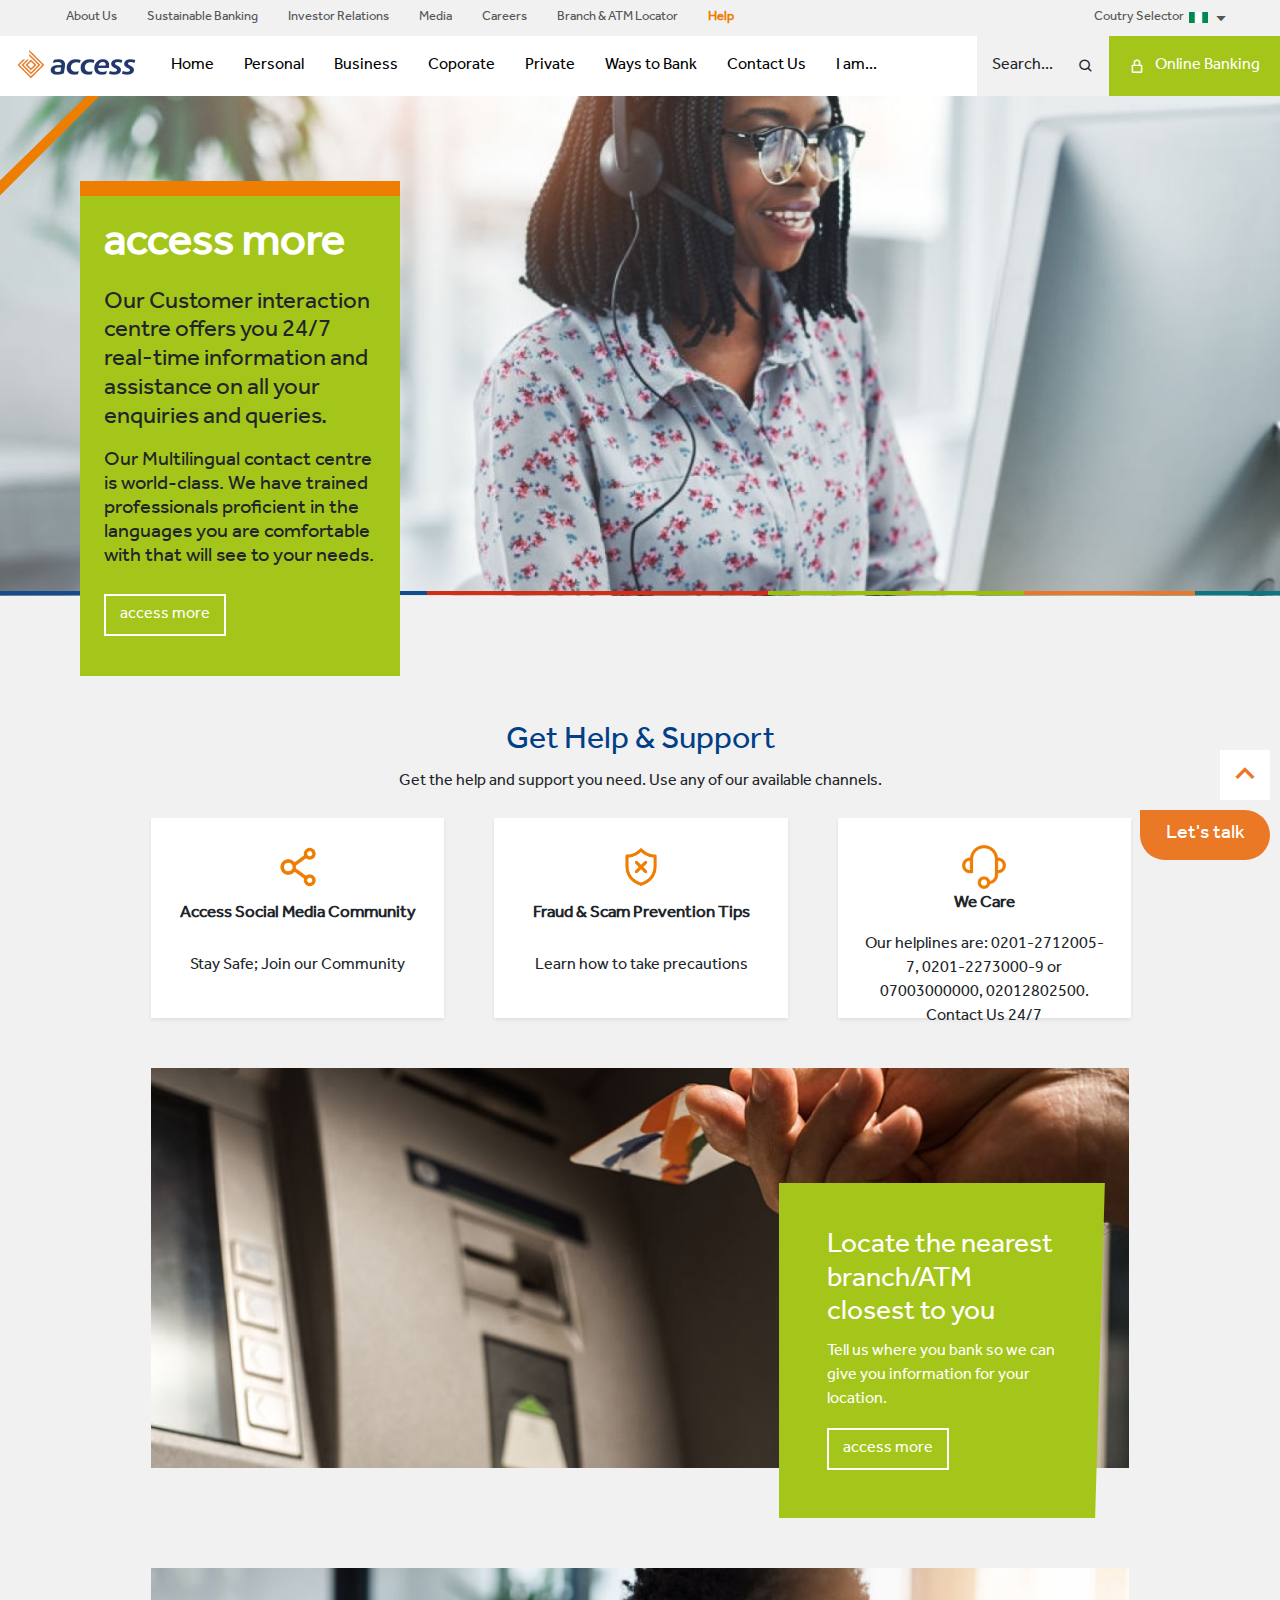
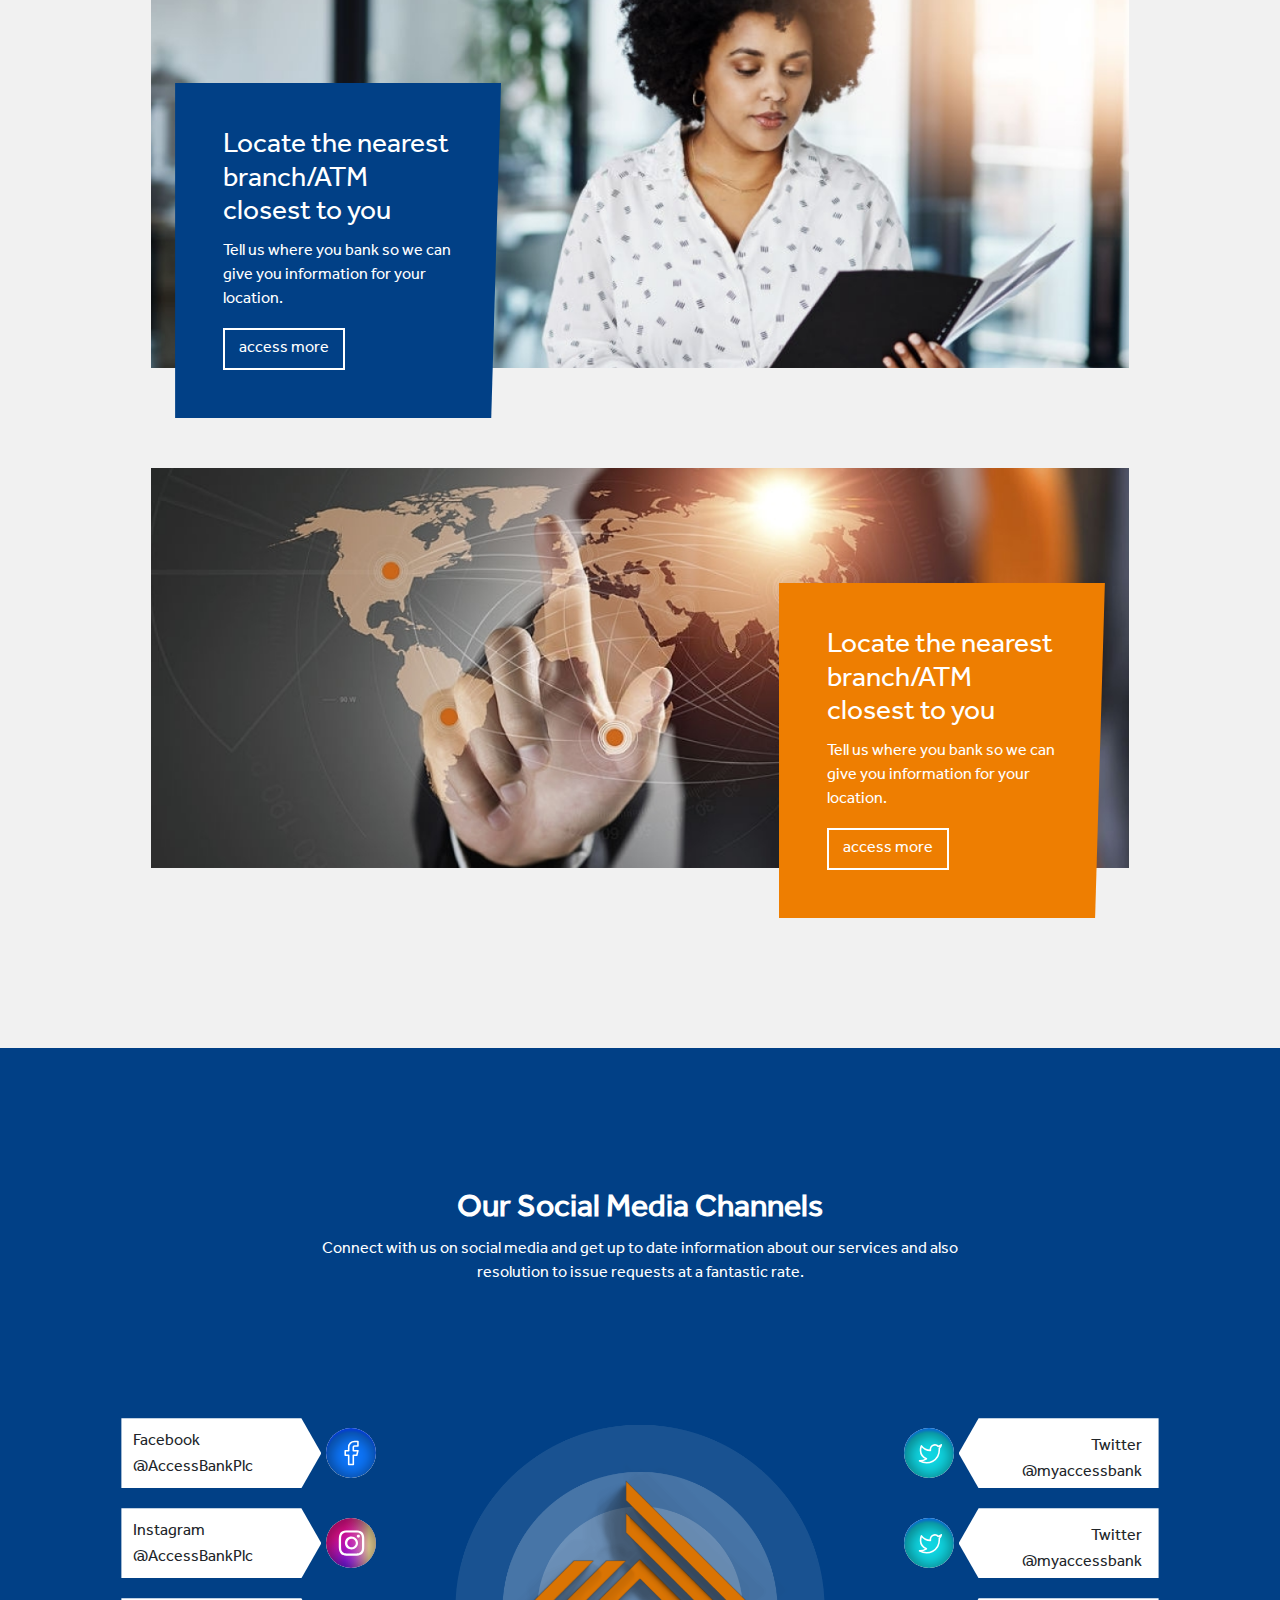
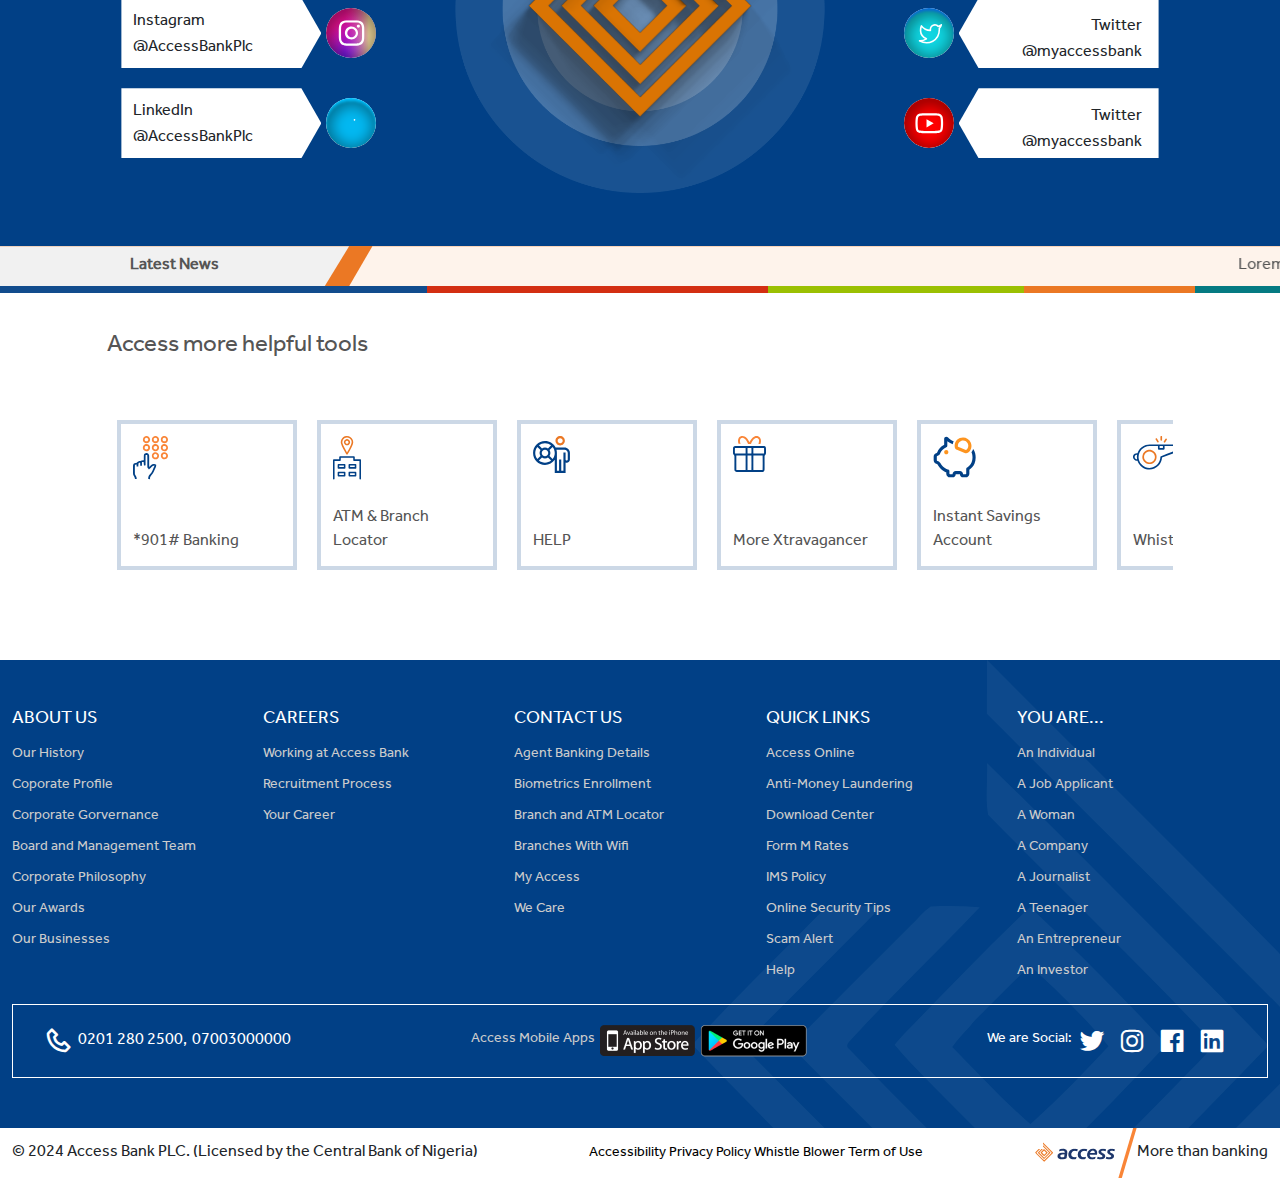
<file: pages/contactUs.html>
<!DOCTYPE html>
<html lang="en">
<head>
  <meta charset="UTF-8">
  <meta name="viewport" content="width=device-width, initial-scale=1.0">
  <link href='https://unpkg.com/boxicons@2.1.4/css/boxicons.min.css' rel='stylesheet'>
  <link href="https://cdn.jsdelivr.net/npm/bootstrap@5.3.3/dist/css/bootstrap.min.css" rel="stylesheet" integrity="sha384-QWTKZyjpPEjISv5WaRU9OFeRpok6YctnYmDr5pNlyT2bRjXh0JMhjY6hW+ALEwIH" crossorigin="anonymous">
  <link rel="stylesheet" href="../css/contactUs.css">
  <link rel="stylesheet" href="../css/components-css/footer.css">
  <link rel="stylesheet" href="../css/components-css/to-top.css">
  <link rel="stylesheet" href="../css/components-css/i-am.css">
  <link
    rel="stylesheet"
    href="https://cdnjs.cloudflare.com/ajax/libs/animate.css/4.1.1/animate.min.css"
  />
  <title>Contact Us</title>
</head>
<body>

  <div class="to-top">
    <a href="#top">
      <i class='bx bx-chevron-up'></i>
    </a>

    <a href="#">Let's talk</a>
  </div>

  <header>

    <!-- THIS IS THE CODE FOR INTERNET BANKING MENU DIV -->
    <!-- DESKTOP VIEW -->
    <div class="internet-banking-dsv animate__animated" id="internet-banking-dsv">
      <div class="ib-dsv-head">
        <h4 class="text-center">Internet Banking</h4>
      </div>

      <div class="ib-dsv-body">
        <button class="individual">
          <div class="d-flex justify-content-between align-items-center">
            <i class='bx bx-user'></i>
            <p>Individual</p>
          </div>

          <div class="d-flex justify-content-center align-items-center">
            <i class='bx bx-right-top-arrow-circle'></i>
          </div>
        </button>

        <button class="business">
          <div class="d-flex justify-content-between align-items-center">
            <i class='bx bx-user'></i>
            <p>Business</p>
          </div>

          <div class="d-flex justify-content-center align-items-center">
            <i class='bx bx-right-top-arrow-circle'></i>
          </div>
        </button>

        <div class="advert1">
          <img src="../images/advert.png" alt="">
        </div>


      </div>
    </div>


    <!-- THIS IS THE THE TOP NAV CODE -->
    <div class="top-nav d-flex justify-content-between align-items-center">
      <button class="tn-menu" id="middle-nav-open">
        <div></div>
        <div></div>
        <div></div>
        <div></div>
      </button>
      
      <div class="top-nav-left d-flex">
        <a class="tn-link" href="#">About Us</a>
        <a class="tn-link" href="#">Sustainable Banking</a>
        <a class="tn-link" href="#">Investor Relations</a>
        <a class="tn-link" href="#">Media</a>
        <a class="tn-link" href="#">Careers</a>
        <a class="tn-link" href="#">Branch & ATM Locator</a>
        <a style="font-weight: bold; color: rgb(238,126,1);" class="tn-link" href="#">Help</a>
      </div>

      <div class="top-nav-right d-flex justify-content-between align-items-center">
        <p>Coutry Selector</p>
        <img src="../images/nigeria.svg" alt="">
        <i class='bx bx-caret-down'></i>
      </div>
    </div>

    <!-- THIS IS THE CODE FOR THE MIDDLE NAV THAT ONLY SHOW ON MOBILE WHEN THE MENU ICON IS CLICKED -->
    <div class="middle-nav animate__animated" id="middle-nav">
      <ul>
        <li><a href="#">About Us</a></li>
        <li><a href="#">Sustainable Banking</a></li>
        <li><a href="#">Investor Relations</a></li>
        <li><a href="#">Media</a></li>
        <li><a href="#">Careers</a></li>
        <li><a href="#">Branch & ATM Locator</a></li>
        <li><a class="orange-link" href="#">HELP</a></li>
      </ul>
    </div>


    <!-- THIS IS THE CODE FOR THE BOTTOM NAV -->
    <div class="bottom-nav d-flex justify-content-between align-items-center">

      <div class="bn-logo-div mx-3">
        <a href="../index.html"><img src="../images/access-logo-2.png" alt=""></a>
      </div>

      <div class="bn-nav-div d-flex align-items-center">
        <a class="bn-link" href="../index.html">Home</a>
        <a class="bn-link" id="personal-banking-nd-control" href="./personal.html">Personal</a>
        <a class="bn-link" id="business-banking-nd-control" href="./business.html">Business</a>
        <a class="bn-link" id="corporate-banking-nd-control" href="#">Coporate</a>
        <a class="bn-link" id="private-banking-nd-control" href="#">Private</a>
        <a class="bn-link" id="ways-to-bank" href="./waysToBank.html">Ways to Bank</a>
        <a class="bn-link" id="contact-us" href="./contactUs.html">Contact Us</a>
        <a class="bn-link" id="iam-nd-control" href="#">I am...</a>
      </div>

      <div class="bn-search-div d-flex align-items-center justify-content-between">
        <p>Search...</p>
        <i class='bx bx-search'></i>
      </div>

      <button class="bn-online-banking d-flex align-items-center justify-content-between" id="internet-banking-dsv-control">
        <i class='bx bx-lock-alt' ></i>
        <p>Online Banking</p>
      </button>

      <div class="bn-mobile-nav-div d-flex align-items-center justify-content-between">
        <button class="bn-mobile-online-banking" id="internet-banking-mbv-control">
          <i id="x-or-lock" class='bx bx-lock-alt' ></i><p>Online Banking</p>
        </button>

        <button class="mobile-search-btn"><i class='bx bx-search'></i></button>

        <button class="bn-mobile-menu-btn" id="bottom-nav-mbv-control"><i id="bnm-icon" class='bx bx-menu' ></i></button>
      </div>
    </div>

    <!-- THIS IS THE CODE FOR THE INTERNET BANKING DROPDOWN THAT ONLY WORKS ON MOBILE WHEN YOU CLICK THE INTERNET BANKING BUTTON -->

    <div class="internet-banking-mbv animate__animated" id="internet-banking-mbv">
      <div class="ib-dsv-head">
        <h4 class="text-center">Internet Banking</h4>
      </div>

      <div class="ib-dsv-body">
        <button class="individual">
          <div class="d-flex justify-content-between align-items-center">
            <i class='bx bx-user'></i>
            <p>Individual</p>
          </div>

          <div class="d-flex justify-content-center align-items-center">
            <i class='bx bx-right-top-arrow-circle'></i>
          </div>
        </button>

        <button class="business">
          <div class="d-flex justify-content-between align-items-center">
            <i class='bx bx-user'></i>
            <p>Business</p>
          </div>

          <div class="d-flex justify-content-center align-items-center">
            <i class='bx bx-right-top-arrow-circle'></i>
          </div>
        </button>
      </div>
    </div>

    <!-- THIS IS THE CODE FOR THE NAVBAR DROPDOWN CAROUSEL THAT ONLY WORKS ON MOBILE WHEN YOU CLICK THE MENU BUTTON -->

    <div class="bottom-nav-mbv animate__animated" id="bottom-nav-mbv">


      <div class="accordion accordion-flush" id="accordionFlushExample">
        <!-- Accordion Item #1 -->
        <div class="accordion-item">
          <h2 class="accordion-header">
            <button class="accordion-button collapsed" type="button" data-bs-toggle="collapse" data-bs-target="#flush-collapseOne" aria-expanded="false" aria-controls="flush-collapseOne">
              PERSONAL
            </button>
          </h2>
          <div id="flush-collapseOne" class="accordion-collapse collapse" data-bs-parent="#accordionFlushExample">
            <div class="accordion-body">
              <ul class="nav-acc-ul">
                <li><a href="" class="inner-link">AGENCY BANKING</a></li>
                <li><a href="" class="inner-link">BACK TO SCHOOL</a></li>
                <li><a href="" class="inner-link">BANCASSURANCE</a></li>
                <li><a href="" class="inner-link">BORROWING</a></li>
                <li><a href="" class="inner-link">DIASPORA BANKING</a></li>
                <li><a href="" class="inner-link">EVERYDAY ACCOUNTS</a></li>
                <li><a href="" class="inner-link">KIDS & TEENS</a></li>
                <li><a href="" class="inner-link">MONEY TRANSFER</a></li>
                <li><a href="" class="inner-link">PROMOS & PROPOSITIONS</a></li>
                <li><a href="" class="inner-link">SAVING & INVESTING</a></li>
                <li><a href="" class="inner-link">THE "W" INITIATIVE</a></li>
              </ul>
            </div>
          </div>
        </div>
      
        <!-- Accordion Item #2 -->
        <div class="accordion-item">
          <h2 class="accordion-header">
            <button class="accordion-button collapsed" type="button" data-bs-toggle="collapse" data-bs-target="#flush-collapseTwo" aria-expanded="false" aria-controls="flush-collapseTwo">
              BUSINESS
            </button>
          </h2>
          <div id="flush-collapseTwo" class="accordion-collapse collapse" data-bs-parent="#accordionFlushExample">
            <div class="accordion-body">
              <ul class="nav-acc-ul">
                <li><a href="" class="inner-link">AGENCY BANKING</a></li>
                <li><a href="" class="inner-link">BACK TO SCHOOL</a></li>
                <li><a href="" class="inner-link">BANCASSURANCE</a></li>
                <li><a href="" class="inner-link">BORROWING</a></li>
                <li><a href="" class="inner-link">DIASPORA BANKING</a></li>
                <li><a href="" class="inner-link">EVERYDAY ACCOUNTS</a></li>
                <li><a href="" class="inner-link">KIDS & TEENS</a></li>
                <li><a href="" class="inner-link">MONEY TRANSFER</a></li>
                <li><a href="" class="inner-link">PROMOS & PROPOSITIONS</a></li>
                <li><a href="" class="inner-link">SAVING & INVESTING</a></li>
                <li><a href="" class="inner-link">THE "W" INITIATIVE</a></li>
              </ul>
            </div>
          </div>
        </div>
      
        <!-- Accordion Item #3 -->
        <div class="accordion-item">
          <h2 class="accordion-header">
            <button class="accordion-button collapsed" type="button" data-bs-toggle="collapse" data-bs-target="#flush-collapseThree" aria-expanded="false" aria-controls="flush-collapseThree">
              CORPERATE
            </button>
          </h2>
          <div id="flush-collapseThree" class="accordion-collapse collapse" data-bs-parent="#accordionFlushExample">
            <div class="accordion-body">
              <ul class="nav-acc-ul">
                <li><a href="" class="inner-link">AGENCY BANKING</a></li>
                <li><a href="" class="inner-link">BACK TO SCHOOL</a></li>
                <li><a href="" class="inner-link">BANCASSURANCE</a></li>
                <li><a href="" class="inner-link">BORROWING</a></li>
                <li><a href="" class="inner-link">DIASPORA BANKING</a></li>
                <li><a href="" class="inner-link">EVERYDAY ACCOUNTS</a></li>
                <li><a href="" class="inner-link">KIDS & TEENS</a></li>
                <li><a href="" class="inner-link">MONEY TRANSFER</a></li>
                <li><a href="" class="inner-link">PROMOS & PROPOSITIONS</a></li>
                <li><a href="" class="inner-link">SAVING & INVESTING</a></li>
                <li><a href="" class="inner-link">THE "W" INITIATIVE</a></li>
              </ul>
            </div>
          </div>
        </div>
      
        <!-- Accordion Item #4 -->
        <div class="accordion-item">
          <h2 class="accordion-header">
            <button class="accordion-button collapsed" type="button" data-bs-toggle="collapse" data-bs-target="#flush-collapseFour" aria-expanded="false" aria-controls="flush-collapseFour">
              PRIVATE
            </button>
          </h2>
          <div id="flush-collapseFour" class="accordion-collapse collapse" data-bs-parent="#accordionFlushExample">
            <div class="accordion-body">
              <ul class="nav-acc-ul">
                <li><a href="" class="inner-link">AGENCY BANKING</a></li>
                <li><a href="" class="inner-link">BACK TO SCHOOL</a></li>
                <li><a href="" class="inner-link">BANCASSURANCE</a></li>
                <li><a href="" class="inner-link">BORROWING</a></li>
                <li><a href="" class="inner-link">DIASPORA BANKING</a></li>
                <li><a href="" class="inner-link">EVERYDAY ACCOUNTS</a></li>
                <li><a href="" class="inner-link">KIDS & TEENS</a></li>
                <li><a href="" class="inner-link">MONEY TRANSFER</a></li>
                <li><a href="" class="inner-link">PROMOS & PROPOSITIONS</a></li>
                <li><a href="" class="inner-link">SAVING & INVESTING</a></li>
                <li><a href="" class="inner-link">THE "W" INITIATIVE</a></li>
              </ul>
            </div>
          </div>
        </div>
      
        <!-- Accordion Item #5 -->
        <div class="accordion-item">
          <h2 class="accordion-header">
            <button class="accordion-button collapsed" type="button" data-bs-toggle="collapse" data-bs-target="#flush-collapseFive" aria-expanded="false" aria-controls="flush-collapseFive">
              WAYS TO BANK
            </button>
          </h2>
          <div id="flush-collapseFive" class="accordion-collapse collapse" data-bs-parent="#accordionFlushExample">
            <div class="accordion-body">
              <ul class="nav-acc-ul">
                <li><a href="" class="inner-link">AGENCY BANKING</a></li>
                <li><a href="" class="inner-link">BACK TO SCHOOL</a></li>
                <li><a href="" class="inner-link">BANCASSURANCE</a></li>
                <li><a href="" class="inner-link">BORROWING</a></li>
                <li><a href="" class="inner-link">DIASPORA BANKING</a></li>
                <li><a href="" class="inner-link">EVERYDAY ACCOUNTS</a></li>
                <li><a href="" class="inner-link">KIDS & TEENS</a></li>
                <li><a href="" class="inner-link">MONEY TRANSFER</a></li>
                <li><a href="" class="inner-link">PROMOS & PROPOSITIONS</a></li>
                <li><a href="" class="inner-link">SAVING & INVESTING</a></li>
                <li><a href="" class="inner-link">THE "W" INITIATIVE</a></li>
              </ul>
            </div>
          </div>
        </div>
      
        <!-- Accordion Item #6 -->
        <div class="accordion-item">
          <h2 class="accordion-header">
            <button class="accordion-button collapsed" type="button" data-bs-toggle="collapse" data-bs-target="#flush-collapseSix" aria-expanded="false" aria-controls="flush-collapseSix">
              CONTACT US
            </button>
          </h2>
          <div id="flush-collapseSix" class="accordion-collapse collapse" data-bs-parent="#accordionFlushExample">
            <div class="accordion-body">
              <ul class="nav-acc-ul">
                <li><a href="" class="inner-link">AGENCY BANKING</a></li>
                <li><a href="" class="inner-link">BACK TO SCHOOL</a></li>
                <li><a href="" class="inner-link">BANCASSURANCE</a></li>
                <li><a href="" class="inner-link">BORROWING</a></li>
                <li><a href="" class="inner-link">DIASPORA BANKING</a></li>
                <li><a href="" class="inner-link">EVERYDAY ACCOUNTS</a></li>
                <li><a href="" class="inner-link">KIDS & TEENS</a></li>
                <li><a href="" class="inner-link">MONEY TRANSFER</a></li>
                <li><a href="" class="inner-link">PROMOS & PROPOSITIONS</a></li>
                <li><a href="" class="inner-link">SAVING & INVESTING</a></li>
                <li><a href="" class="inner-link">THE "W" INITIATIVE</a></li>
              </ul>
            </div>
          </div>
        </div>
      
        <!-- Accordion Item #7 -->
        <div class="accordion-item">
          <h2 class="accordion-header">
            <button class="accordion-button collapsed" type="button" data-bs-toggle="collapse" data-bs-target="#flush-collapseSeven" aria-expanded="false" aria-controls="flush-collapseSeven">
              I AM...
            </button>
          </h2>
          <div id="flush-collapseSeven" class="accordion-collapse collapse" data-bs-parent="#accordionFlushExample">
            <div class="accordion-body">
              <ul class="nav-acc-ul">
                <li><a href="" class="inner-link">AGENCY BANKING</a></li>
                <li><a href="" class="inner-link">BACK TO SCHOOL</a></li>
                <li><a href="" class="inner-link">BANCASSURANCE</a></li>
                <li><a href="" class="inner-link">BORROWING</a></li>
                <li><a href="" class="inner-link">DIASPORA BANKING</a></li>
                <li><a href="" class="inner-link">EVERYDAY ACCOUNTS</a></li>
                <li><a href="" class="inner-link">KIDS & TEENS</a></li>
                <li><a href="" class="inner-link">MONEY TRANSFER</a></li>
                <li><a href="" class="inner-link">PROMOS & PROPOSITIONS</a></li>
                <li><a href="" class="inner-link">SAVING & INVESTING</a></li>
                <li><a href="" class="inner-link">THE "W" INITIATIVE</a></li>
              </ul>
            </div>
          </div>
        </div>
      </div>
      
    </div>

    <!-- THIS IS THE CODE FOR THE MAJOR DROPDOWNS -->


    <div class="nav-drops-underlay" id="nav-drops-underlay">
      <div class="nav-drops" id="personal-banking-nd">
        <div class="nav-drops-head d-flex align-items-center">
          <h1>PERSONAL BANKING</h1>
        </div>

        <div class="nav-drops-body d-flex justify-content-between align-items-center">

          <div class="nav-drops-body-left">
            <ul class="nav-acc-ul">
              <li><a href="" class="inner-link">Agency Banking</a></li>
              <li><a href="" class="inner-link">Back to School</a></li>
              <li><a href="" class="inner-link">Bancassurance</a></li>
              <li><a href="" class="inner-link">Borrowing</a></li>
              <li><a href="" class="inner-link">Diaspora Banking</a></li>
              <li><a href="" class="inner-link">Everyday Accounts</a></li>
              <li><a href="" class="inner-link">Kids & Teens</a></li>
              <li><a href="" class="inner-link">Money Transfer</a></li>
              <li><a href="" class="inner-link">Promos & Propositions</a></li>
              <li><a href="" class="inner-link">Saving & Investing</a></li>
              <li><a href="" class="inner-link">The "W" Initiative</a></li>
            </ul>
          </div>

          <div class="nav-drops-body-right row">

            <div class="col"></div>

            <div class="ndbr-1 col">
              <h1>Agency Banking</h1>

              <p>Agency banking is bankng that's CLOSA to you</p>
            </div>

            <div class="ndbr-2 col">
              <img src="../images/agency-banking.png" alt="">
              <p>Lorem ipsum dolor, sit amet consectetur adipisicing elit. Autem, ullam. Repudiandae praesentium delectus minima quae pariatur?</p>
              <a href="#">access more</a>
            </div>

          </div>

        </div>

        <div class="nav-drops-footer d-flex justify-content-between align-items-center">
          <div>
            <a href="#"><i class='bx bx-phone'></i> Contact Us</a>
            <a href="#"><i class='bx bx-color'></i> Help & Support</a>
            <a href="#"><i class='bx bx-map-alt' ></i> Locate Us</a>
          </div>

          <div class="d-flex justify-content-between align-items-center">
            <svg width="19" height="50" viewBox="0 0 19 52" fill="none" xmlns="http://www.w3.org/2000/svg"><path d="M15.4054 0H19L3.59459 52H0L15.4054 0Z" fill="#F98537"></path></svg>
          <p>More than banking</p>
          </div>
        </div>
      </div>
    </div>


    <div class="nav-drops-underlay" id="nav-drops-underlay-2">
      <div class="nav-drops" id="business-banking-nd">
        <div class="nav-drops-head d-flex align-items-center">
          <h1>BUSINESS BANKING</h1>
        </div>

        <div class="nav-drops-body d-flex justify-content-between align-items-center">

          <div class="nav-drops-body-left">
            <ul class="nav-acc-ul">
              <li><a href="" class="inner-link">Business Accounts</a></li>
              <li><a href="" class="inner-link">CBN Healthcare Sector Loan</a></li>
              <li><a href="" class="inner-link">E-solutions and Services</a></li>
              <li><a href="" class="inner-link">Emerging Businesses</a></li>
              <li><a href="" class="inner-link">FX Products</a></li>
              <li><a href="" class="inner-link">FX Self Service Portal</a></li>
            </ul>
          </div>

          <div class="nav-drops-body-right row">

            <div class="ndbr-0 col">
              <a href="" class="inner-link">Corporate Account</a>
              <a href="" class="inner-link">Domicilliary Account</a>
            </div>

            <div class="ndbr-1 col">
              <h1>Business Accounts</h1>

              <p>Agency banking is bankng that's CLOSA to you</p>
            </div>

            <div class="ndbr-2 col">
              <img src="../images/business-accounts.png" alt="">
              <p>Lorem ipsum dolor, sit amet consectetur adipisicing elit. Autem, ullam. Repudiandae praesentium delectus minima quae pariatur?</p>
              <a href="#">access more</a>
            </div>

          </div>

        </div>

        <div class="nav-drops-footer d-flex justify-content-between align-items-center">
          <div>
            <a href="#"><i class='bx bx-phone'></i> Contact Us</a>
            <a href="#"><i class='bx bx-color'></i> Help & Support</a>
            <a href="#"><i class='bx bx-map-alt' ></i> Locate Us</a>
          </div>

          <div class="d-flex justify-content-between align-items-center">
            <svg width="19" height="50" viewBox="0 0 19 52" fill="none" xmlns="http://www.w3.org/2000/svg"><path d="M15.4054 0H19L3.59459 52H0L15.4054 0Z" fill="#F98537"></path></svg>
          <p>More than banking</p>
          </div>
        </div>
      </div>
    </div>


    <div class="nav-drops-underlay" id="nav-drops-underlay-3">
      <div class="nav-drops" id="corporate-banking-nd">
        <div class="nav-drops-head d-flex align-items-center">
          <h1>CORPORATE BANKING</h1>
        </div>

        <div class="nav-drops-body d-flex justify-content-between align-items-center">

          <div class="nav-drops-body-left">
            <ul class="nav-acc-ul">
              <li><a href="" class="inner-link">Corporate Sector</a></li>
              <li><a href="" class="inner-link">Distibutors Forum</a></li>
              <li><a href="" class="inner-link">Economic Research</a></li>
              <li><a href="" class="inner-link">Exporters Forum</a></li>
              <li><a href="" class="inner-link">Loans</a></li>
              <li><a href="" class="inner-link">Products & Service</a></li>
            </ul>
          </div>

          <div class="nav-drops-body-right row">

            <div class="ndbr-0 col">
              <a href="" class="inner-link">Airline Payments</a>
              <a href="" class="inner-link">Asian Coporates</a>
              <a href="" class="inner-link">Airline Payments</a>
              <a href="" class="inner-link">Asian Coporates</a>
              <a href="" class="inner-link">Airline Payments</a>
              <a href="" class="inner-link">Asian Coporates</a>
              <a href="" class="inner-link">Airline Payments</a>
              <a href="" class="inner-link">Asian Coporates</a>
              <a href="" class="inner-link">Airline Payments</a>
              <a href="" class="inner-link">Asian Coporates</a>
              <a href="" class="inner-link">Airline Payments</a>
              <a href="" class="inner-link">Asian Coporates</a>
            </div>

            <div class="ndbr-1 col">
              <h1>Corporate Sector</h1>

              <p>We have the specialised knowledge and expertise to help you navigate the financial complexity of your industry.</p>
            </div>

            <div class="ndbr-2 col">
              
              <p>Lorem ipsum dolor, sit amet consectetur praesentium delectus minima quae pariatur?</p>
              <a href="#">access more</a>
            </div>

          </div>

        </div>

        <div class="nav-drops-footer d-flex justify-content-between align-items-center">
          <div>
            <a href="#"><i class='bx bx-phone'></i> Contact Us</a>
            <a href="#"><i class='bx bx-color'></i> Help & Support</a>
            <a href="#"><i class='bx bx-map-alt' ></i> Locate Us</a>
          </div>

          <div class="d-flex justify-content-between align-items-center">
            <svg width="19" height="50" viewBox="0 0 19 52" fill="none" xmlns="http://www.w3.org/2000/svg"><path d="M15.4054 0H19L3.59459 52H0L15.4054 0Z" fill="#F98537"></path></svg>
          <p>More than banking</p>
          </div>
        </div>
      </div>
    </div>


    <div class="nav-drops-underlay" id="nav-drops-underlay-4">
      <div class="nav-drops" id="private-banking-nd">
        <div class="nav-drops-head d-flex align-items-center">
          <h1>PRIVATE BANKING</h1>
        </div>

        <div class="nav-drops-body d-flex justify-content-between align-items-center">

          <div class="nav-drops-body-left">
            <ul class="nav-acc-ul">
              <li><a href="" class="inner-link">About the Access Private Bank</a></li>
              <li><a href="" class="inner-link">Access Medicair</a></li>
              <li><a href="" class="inner-link">American Express (AMEX) Card</a></li>
              <li><a href="" class="inner-link">Black Card</a></li>
              <li><a href="" class="inner-link">Exclusive Private Banker</a></li>
              <li><a href="" class="inner-link">Investment Management</a></li>
              <li><a href="" class="inner-link">Our Products & Service</a></li>
            </ul>
          </div>

          <div class="nav-drops-body-right row">

            <div class="ndbr-0 col">
              <a href="" class="inner-link">Airline Payments</a>
              <a href="" class="inner-link">Asian Coporates</a>
              <a href="" class="inner-link">Airline Payments</a>
              <a href="" class="inner-link">Asian Coporates</a>
              <a href="" class="inner-link">Airline Payments</a>
              <a href="" class="inner-link">Asian Coporates</a>
              <a href="" class="inner-link">Airline Payments</a>
              <a href="" class="inner-link">Asian Coporates</a>
              <a href="" class="inner-link">Airline Payments</a>
              <a href="" class="inner-link">Asian Coporates</a>
              <a href="" class="inner-link">Airline Payments</a>
              <a href="" class="inner-link">Asian Coporates</a>
            </div>

            <div class="ndbr-1 col">
              <h1>About the Private Bank</h1>

              <p>We help you identify the right financial strategy, and provide you with the services and products you require today and in the future.</p>
            </div>

            <div class="ndbr-2 col">
              <img src="../images/private-bank.png" alt="">
              <p>Introducing the Access Bank American Express® Platinum Card and the American Express® Gold Card.</p>
              <a href="#">access more</a>
            </div>

          </div>

        </div>

        <div class="nav-drops-footer d-flex justify-content-between align-items-center">
          <div>
            <a href="#"><i class='bx bx-phone'></i> Contact Us</a>
            <a href="#"><i class='bx bx-color'></i> Help & Support</a>
            <a href="#"><i class='bx bx-map-alt' ></i> Locate Us</a>
          </div>

          <div class="d-flex justify-content-between align-items-center">
            <svg width="19" height="50" viewBox="0 0 19 52" fill="none" xmlns="http://www.w3.org/2000/svg"><path d="M15.4054 0H19L3.59459 52H0L15.4054 0Z" fill="#F98537"></path></svg>
          <p>More than banking</p>
          </div>
        </div>
      </div>
    </div>


    <div class="nav-drops-underlay" id="nav-drops-underlay-5">
      <div class="nav-drops" id="iam-nd">

        <div class="nav-drops-head iam-drop-head d-flex align-items-center">
          <h1>PRIVATE BANKING</h1>
        </div>

        <div class="iam-drop-body">

          <div class="one-iam-box">
            <a href="">

              <div>
                <p class="iam-init">A Company</p>
              </div>
 
              <p class="iam-end">access more <i class="bx bx-chevron-right"></i></p>

            </a>
          </div>


          <div class="one-iam-box">
            <a href="">

              <div>
                <p class="iam-init">An Entrepreneur</p>
              </div>
 
              <p class="iam-end">access more <i class="bx bx-chevron-right"></i></p>

            </a>
          </div>


          <div class="one-iam-box">
            <a href="">

              <div>
                <p class="iam-init">An Individual</p>
              </div>
 
              <p class="iam-end">access more <i class="bx bx-chevron-right"></i></p>

            </a>
          </div>


          <div class="one-iam-box">
            <a href="">

              <div>
                <p class="iam-init">An Investor</p>
              </div>
 
              <p class="iam-end">access more <i class="bx bx-chevron-right"></i></p>

            </a>
          </div>


          <div class="one-iam-box">
            <a href="">

              <div>
                <p class="iam-init">A Job Applicant</p>
              </div>
 
              <p class="iam-end">access more <i class="bx bx-chevron-right"></i></p>

            </a>
          </div>


          <div class="one-iam-box">
            <a href="">

              <div>
                <p class="iam-init">A Journalist</p>
              </div>
 
              <p class="iam-end">access more <i class="bx bx-chevron-right"></i></p>

            </a>
          </div>


          <div class="one-iam-box">
            <a href="">

              <div>
                <p class="iam-init">A Teenager</p>
              </div>
 
              <p class="iam-end">access more <i class="bx bx-chevron-right"></i></p>

            </a>
          </div>


          <div class="one-iam-box">
            <a href="">

              <div>
                <p class="iam-init">A Woman</p>
              </div>
 
              <p class="iam-end">access more <i class="bx bx-chevron-right"></i></p>

            </a>
          </div>




        </div>


      </div>

    </div>



  </header>



  <section class="section-one">

    <div class="slant">

    </div>

    <div class="s1-box col-11 mx-auto mx-mx-0 col-md-7 col-lg-3  p-4">

      <h1>access more</h1>

      <h4 class="my-3">Our Customer interaction centre offers you 24/7 real-time information and assistance on all your enquiries and queries.</h4>

      <h5>Our Multilingual contact centre is world-class. We have trained professionals proficient in the languages you are comfortable with that will see to your needs.</h5>

      <button class="access-more-trans-white my-3">access more</button>

    </div>

    <div class="news-bottom-lines-1 d-flex">
      <div class="blue-line"></div>
      <div class="red-line"></div>
      <div class="green-line"></div>
      <div class="yellow-line"></div>
      <div class="purple-line"></div>
    </div>

  </section>


  <section class="section-two">

    <div class="s2-top my-5 col-10 mx-auto">
      <div class="top-text text-center">
        <h2>Get Help & Support</h2>
        <p>Get the help and support you need. Use any of our available channels.</p>
      </div>


      <div class="top-grid d-xl-none py-2 my-4">


        <div class="row gx-3 gy-3">



          <div class="one-top-box col-11 col-md-8 col-lg-5 col-xl-4 mx-auto p-4">

            <img src="../images/access-social.png" alt="">

            <p>Access Social Media Community</p>

            <p>Stay Safe; Join our Community</p>

          </div>

          
          <div class="one-top-box col-11 col-md-8 col-lg-5 col-xl-4 mx-auto p-4">

            <img src="../images/fluent_shield.png" alt="">

            <p>Fraud & Scam Prevention Tips</p>

            <p>Learn how to take precautions</p>

          </div>

          

   
          
          <div class="one-top-box col-11 col-md-8 col-lg-11 col-xl-4 mx-auto p-4">

            <img src="../images/contact-details.png" alt="">

            <p>We Care</p>

            <p>Our helplines are: 0201-2712005-7, 0201-2273000-9 or 07003000000, 02012802500. Contact Us 24/7</p>

          </div>

          

        </div>
      </div>


      <!-- for extra large -->

      <div class="top-grid-xxl d-none d-xl-block my-4">

        <div class="d-flex col-11 mx-auto">

          <div class="one-top-box col-4 p-4">

            <img src="../images/access-social.png" alt="">

            <p>Access Social Media Community</p>

            <p>Stay Safe; Join our Community</p>

          </div>



          
          <div class="one-top-box col-4 p-4">

            <img src="../images/fluent_shield.png" alt="">

            <p>Fraud & Scam Prevention Tips</p>

            <p>Learn how to take precautions</p>

          </div>



          <div class="one-top-box col-4 p-4">

            <img src="../images/contact-details.png" alt="">

            <p>We Care</p>

            <p>Our helplines are: 0201-2712005-7, 0201-2273000-9 or 07003000000, 02012802500. Contact Us 24/7</p>

          </div>





        </div>

      </div>


      <div class="down-grid col-11 mx-auto">

        <div class="one-big-box p-4">

          <div class="obbc obbc-1 col-11 col-md-5 col-lg-4 p-5 d-flex flex-column justify-content-between">
            <div>

              <h3>Locate the nearest branch/ATM closest to you</h3>

              <p>Tell us where you bank so we can give you information for your location.</p>

            </div>

            <div>
              <button class="access-more-trans-white">access more</button>
            </div>
          </div>
        </div>


        <div class="one-big-box p-4">

          <div class="obbc obbc-2 col-11 col-md-5 col-lg-4 p-5 d-flex flex-column justify-content-between">
            <div>

              <h3>Locate the nearest branch/ATM closest to you</h3>

              <p>Tell us where you bank so we can give you information for your location.</p>

            </div>

            <div>
              <button class="access-more-trans-white">access more</button>
            </div>
          </div>
        </div>


        <div class="one-big-box p-4">

          <div class="obbc obbc-3 col-11 col-md-5 col-lg-4 p-5 d-flex flex-column justify-content-between">
            <div>

              <h3>Locate the nearest branch/ATM closest to you</h3>

              <p>Tell us where you bank so we can give you information for your location.</p>

            </div>

            <div>
              <button class="access-more-trans-white">access more</button>
            </div>
          </div>
        </div>

      </div>

    </div>

  </section>



  <section class="section-three py-5">

    <div class="s3-top col-11 col-md-6 mx-auto py-5 my-5">

      <h2 class="text-center">Our Social Media Channels</h2>

      <p class="text-center">Connect with us on social media and get up to date information about our services and also resolution to issue requests at a fantastic rate.</p>

    </div>


    <div class="s3-main d-lg-flex justify-content-between align-items-center col-11 mx-auto">

      <div class="left col-lg-4">

        <div class="one-social">
          <div class="left-bubble">
            <p>Facebook</p>
            <p>@AccessBankPlc</p>
          </div>

          <div class="icon">
            <img src="../images/Group-facebook.svg" alt="">
          </div>
        </div>



        <div class="one-social">
          <div class="left-bubble">
            <p>Instagram</p>
            <p>@AccessBankPlc</p>
          </div>

          <div class="icon">
            <img src="../images/Group-Instagram.svg" alt="">
          </div>
        </div>

        <div class="one-social">
          <div class="left-bubble">
            <p>Instagram</p>
            <p>@AccessBankPlc</p>
          </div>

          <div class="icon">
            <img src="../images/Group-Instagram.svg" alt="">
          </div>
        </div>



        <div class="one-social">
          <div class="left-bubble">
            <p>LinkedIn</p>
            <p>@AccessBankPlc</p>
          </div>

          <div class="icon">
            <img src="../images/Group-Linkedin.svg" alt="">
          </div>
        </div>

      </div>

      <div class="middle col-lg-4">
        <img src="../images/Group-959.png" alt="">
      </div>

      <div class="right col-lg-4 my-5 my-md-0">

        <div class="one-social">

          <div class="icon">
            <img src="../images/Group-929.svg" alt="">
          </div>

          <div class="right-bubble">
            <p>Twitter</p>
            <p>@myaccessbank</p>
          </div>
        </div>



        
        <div class="one-social">

          <div class="icon">
            <img src="../images/Group-929.svg" alt="">
          </div>

          <div class="right-bubble">
            <p>Twitter</p>
            <p>@myaccessbank</p>
          </div>
        </div>



        <div class="one-social">

          <div class="icon">
            <img src="../images/Group-929.svg" alt="">
          </div>

          <div class="right-bubble">
            <p>Twitter</p>
            <p>@myaccessbank</p>
          </div>
        </div>



        <div class="one-social">

          <div class="icon">
            <img src="../images/Group-930.svg" alt="">
          </div>

          <div class="right-bubble">
            <p>Twitter</p>
            <p>@myaccessbank</p>
          </div>
        </div>

      </div>

    </div>

  </section>



  <div class="news-div">
    <div class="news d-flex">
      <div class="news-left">
        <p>Latest News</p>
      </div>

      <div class="news-right">
        <marquee behavior="" direction="left">
          <p>
            Lorem ipsum dolor sit, amet consectetur adipisicing elit. Harum,
            voluptatum?
          </p>
          <p>
            Lorem ipsum dolor sit, amet consectetur adipisicing elit. Harum,
            voluptatum?
          </p>
          <p>
            Lorem ipsum dolor sit, amet consectetur adipisicing elit. Harum,
            voluptatum?
          </p>
          <p>
            Lorem ipsum dolor sit, amet consectetur adipisicing elit. Harum,
            voluptatum?
          </p>
          <p>
            Lorem ipsum dolor sit, amet consectetur adipisicing elit. Harum,
            voluptatum?
          </p>
          <p>
            Lorem ipsum dolor sit, amet consectetur adipisicing elit. Harum,
            voluptatum?
          </p>
        </marquee>
      </div>
    </div>

    <div class="news-bottom-lines d-flex">
      <div class="blue-line"></div>
      <div class="red-line"></div>
      <div class="green-line"></div>
      <div class="yellow-line"></div>
      <div class="purple-line"></div>
    </div>
  </div>



  <section class="section-eight">

    <div class="s8-top col-11 col-md-10 mx-auto">
      <h4 style="color: #555555;">Access more helpful tools</h4>
    </div>


    <div class="s8-main col-11 col-md-10 mx-auto d-flex align-items-center justify-content-between">

      <div class="one-s8-box">
        <a href="">

          <div>
            <svg class="tool-icon" fill="none" height="44" viewBox="0 0 35 44" width="35" xmlns="http://www.w3.org/2000/svg"> <path d="M12.4408 0.184151C14.8343 -0.689534 17.5651 1.71208 17.0205 4.21123C16.7239 6.92981 13.0097 8.20986 11.0795 6.29588C8.9664 4.60947 9.84416 0.838398 12.4408 0.184151ZM12.3799 2.20379C10.9698 3.09372 11.8597 5.67415 13.5705 5.34499C14.5824 5.48722 15.009 4.54851 15.3707 3.8008C15.2122 3.32941 15.0619 2.86616 14.9156 2.39884C14.176 1.92746 13.1316 1.53328 12.3799 2.20379Z" fill="#F98537"></path> <path d="M21.3972 0.192201C23.62 -0.648974 26.2776 1.40316 26.0176 3.77633C26.1151 6.68997 22.0433 8.42515 20.044 6.26735C17.9837 4.58906 18.7599 0.801749 21.3972 0.192201ZM20.6535 2.74417C20.6251 3.65443 20.7348 4.57688 21.3972 5.2677C22.2953 5.3002 23.5794 5.56434 24.0101 4.50373C24.6928 3.42686 23.7744 1.8136 22.5025 1.85423C21.7548 1.75264 21.2265 2.38251 20.6535 2.74417Z" fill="#F98537"></path> <path d="M29.9673 0.334446C32.2714 -0.823694 35.2582 1.23658 34.9615 3.79668C35.0672 6.60467 31.2595 8.34797 29.1952 6.42587C27.078 4.9467 27.5372 1.23658 29.9673 0.334446ZM29.6219 3.3578C29.2115 5.24334 32.1454 6.16579 32.9541 4.50782C33.5636 3.62601 32.9297 2.66292 32.4055 1.93553C31.2677 1.71609 29.7804 1.96397 29.6219 3.3578Z" fill="#F98537"></path> <path d="M11.7092 8.54714C14.0174 7.1208 17.3862 9.13637 17.0529 11.8834C17.0733 14.6386 13.42 16.3575 11.3273 14.5491C9.23855 13.1553 9.50269 9.68497 11.7092 8.54714ZM12.5545 10.0222C12.2781 10.3473 12.0059 10.6724 11.7336 10.9975C11.7336 11.3551 11.7336 12.0663 11.7336 12.4239C12.0059 12.7327 12.2781 13.0415 12.5504 13.3544C13.416 13.4601 14.2775 13.3504 15.0211 12.8587C15.395 11.8631 15.1552 10.9122 14.57 10.0588C13.8955 10.0548 13.225 10.0385 12.5545 10.0222Z" fill="#F98537"></path> <path d="M20.665 8.55505C22.8269 7.17747 26.025 8.94515 26.0331 11.5093C26.2891 13.9678 23.4811 16.024 21.2136 15.0569C18.3894 14.2238 18.048 9.87573 20.665 8.55505ZM20.6488 10.9729C20.665 11.3346 20.6935 12.0538 20.7057 12.4155C20.9861 12.7325 21.2624 13.0494 21.5468 13.3745C22.8797 13.7646 24.4117 12.9885 24.2614 11.4524C24.0216 9.62379 21.4534 9.50188 20.6488 10.9729Z" fill="#F98537"></path> <path d="M29.9098 16.4958C32.096 15.3376 35.03 17.15 34.969 19.6207C35.3063 22.2377 32.0188 24.2492 29.7798 22.9448C27.1424 21.8151 27.2522 17.5523 29.9098 16.4958ZM30.4096 18.2594C29.1702 19.0071 29.4872 21.0024 30.8079 21.4616C32.1164 21.9736 33.6036 20.5513 33.1241 19.2225C32.8397 18.0318 31.3727 17.7677 30.4096 18.2594Z" fill="#F98537"></path> <path d="M10.9291 18.8523C11.3761 17.5276 13.034 16.6214 14.3751 17.1822C15.4235 17.4951 16.1509 18.5313 16.1549 19.6203C16.2687 23.4158 16.0533 27.2153 16.2565 31.0108C17.5447 29.6901 18.8125 27.7924 20.8891 27.8939C21.7668 27.8208 22.4861 28.3856 23.2054 28.8001C23.441 31.0229 21.8928 32.8556 21.2101 34.8672C20.4787 37.0615 18.8938 38.7561 17.5284 40.5563C16.8051 41.3446 17.053 42.4662 17.0774 43.4333C16.6263 42.9132 15.8745 43.1204 15.2812 43.0351C15.0293 41.3812 15.5779 39.7964 16.732 38.6057C19.1376 36.1066 20.1089 32.7093 21.5068 29.625C18.9507 29.5234 18.1136 32.5346 15.9639 33.388C15.3137 32.6972 14.371 32.0917 14.3669 31.0351C14.2044 27.0081 14.4929 22.9688 14.2287 18.9417C13.6883 18.9702 13.1559 18.9905 12.6277 19.0311C12.4936 22.4283 12.5708 25.8296 12.583 29.2268C12.0791 29.4462 11.5549 29.5478 11.0144 29.5316C10.795 28.3491 10.7909 27.1381 10.6324 25.9515C10.2179 25.984 9.38894 26.0531 8.97851 26.0856C8.95413 27.2681 8.95413 28.4507 8.95413 29.6372C8.3649 29.6372 7.7838 29.6454 7.2027 29.6576C7.2027 28.8489 7.22709 28.0402 7.16207 27.2397C6.81666 26.5245 6.12584 27.0446 5.58944 27.1462C5.35781 28.2434 5.30092 29.365 5.32936 30.4865C4.74826 30.4825 4.17122 30.4825 3.59824 30.4865C3.59824 29.8526 3.59825 29.2227 3.60231 28.5929C3.08216 28.8408 1.88745 28.5279 1.92402 29.4015C1.82649 32.3355 1.82243 35.2898 1.92402 38.2278C2.64329 39.7964 3.97615 41.1739 3.66325 43.0514C3.09028 43.0595 2.52543 43.0676 1.96058 43.0838C1.99715 41.7347 1.18849 40.666 0.538304 39.5688C-0.20128 38.3375 0.0506709 36.8583 0.0100344 35.497C0.0669255 33.3026 -0.0874961 31.1042 0.0831771 28.918C0.538306 27.2925 2.28161 26.8577 3.76484 26.7927C4.4516 25.411 5.93485 25.1185 7.33681 25.025C8.38929 24.4114 9.55148 24.1391 10.7746 24.2407C10.864 22.4446 10.6893 20.6322 10.9291 18.8523Z" fill="#014086"></path> <path d="M29.6256 8.56308C31.763 7.20582 34.9977 8.88411 34.9693 11.4523C35.3553 14.1628 31.9906 16.2759 29.6865 14.8536C27.2808 13.667 27.2239 9.78624 29.6256 8.56308ZM30.3977 10.026C29.7393 10.8184 29.2029 12.0456 30.0929 12.8949C31.2591 14.3091 33.807 12.8868 33.1243 11.1151C32.7505 9.88376 31.4339 9.93253 30.3977 10.026Z" fill="#F98537"></path> <path d="M20.9946 16.4632C23.1727 15.3985 26.0742 17.1703 26.0092 19.6288C26.3058 22.3595 22.7745 24.3873 20.5436 22.7943C18.1216 21.4777 18.4183 17.4384 20.9946 16.4632ZM20.5557 19.1371C20.7142 19.836 20.6289 20.7544 21.34 21.1851C22.0999 21.8638 23.128 21.4249 23.8879 20.986C24.0302 20.5024 24.1765 20.0229 24.3349 19.5515C24.0058 18.6901 23.319 18.1252 22.5063 17.7514C21.7667 18.0846 21.1003 18.5397 20.5557 19.1371Z" fill="#F98537"></path> </svg>
          </div>

          <div>
            <p>*901# Banking</p>
          </div>

        </a>
      </div>

      <div class="one-s8-box">
        <a href="">

          <div>
            <svg class="tool-icon" fill="none" height="44" viewBox="0 0 28 44" width="28" xmlns="http://www.w3.org/2000/svg"> <path d="M13.3031 0.0341171C14.806 -0.118999 16.3718 0.241918 17.5958 1.14421C19.2974 2.32175 20.3209 4.39976 20.2197 6.46683C20.155 7.22057 19.9336 7.94878 19.6829 8.65968C18.9711 10.601 18.0132 12.4384 17.0289 14.253C16.267 15.6301 15.4813 16.9963 14.6401 18.327C14.4387 18.6514 13.9957 18.7417 13.6585 18.5922C13.4097 18.4683 13.2821 18.2085 13.1427 17.9834C12.1 16.2909 11.1157 14.5629 10.1961 12.8011C9.32568 11.0959 8.4644 9.3642 7.96039 7.50949C7.58945 6.18065 7.80363 4.73425 8.4006 3.50476C9.30016 1.61359 11.2169 0.247387 13.3031 0.0341171ZM10.1797 3.55033C9.44781 4.59298 9.11879 5.97194 9.49793 7.20872C9.90169 8.65604 10.5488 10.0204 11.2132 11.362C12.0727 13.0745 13.0187 14.7424 14.0003 16.3884C15.4686 13.9067 16.8995 11.3884 17.9932 8.71619C18.3559 7.73461 18.7925 6.70471 18.6275 5.63745C18.4644 4.28401 17.6696 3.02171 16.5167 2.29441C15.7739 1.80954 14.8862 1.54705 13.9985 1.56255C12.5001 1.53429 11.0236 2.31628 10.1797 3.55033Z" fill="#EB7824"></path> <path d="M13.3393 3.17445C14.1568 3.01039 15.0427 3.15713 15.7335 3.63471C16.6614 4.23624 17.2027 5.37094 17.1061 6.46919C17.015 7.6367 16.2211 8.72583 15.1138 9.12594C14.1741 9.506 13.054 9.36109 12.2283 8.77961C11.5629 8.33757 11.1109 7.61027 10.9459 6.83466C10.7737 6.01895 10.9596 5.13671 11.4363 4.45406C11.871 3.80058 12.5773 3.34579 13.3393 3.17445ZM13.6008 4.71655C12.9556 4.89063 12.4406 5.50765 12.4607 6.18756C12.4014 6.99507 13.1069 7.73878 13.9043 7.77432C14.7684 7.84997 15.6032 7.06798 15.5394 6.19212C15.5795 5.21782 14.525 4.44039 13.6008 4.71655Z" fill="#EB7824"></path> <path d="M6.22214 20.9331C6.24219 20.5066 6.65597 20.1912 7.07066 20.2094C11.6915 20.2067 16.3133 20.2058 20.9341 20.2094C21.3461 20.1976 21.7872 20.5138 21.7744 20.9541C21.789 21.7397 21.7744 22.5262 21.7808 23.3128C22.6202 23.3173 23.4605 23.3028 24.3008 23.3383C25.1184 23.2973 25.9377 23.3173 26.7562 23.311C26.9904 23.3091 27.2274 23.3164 27.457 23.372C27.7906 23.4577 28.0221 23.804 27.9975 24.1449C27.9966 29.0975 27.9975 34.0492 27.9975 39.0018C27.9857 40.3452 28.0203 41.6895 27.9793 43.0329C27.8407 43.2817 27.6229 43.5406 27.3112 43.5342C26.8482 43.6272 26.4171 43.1942 26.4399 42.7422C26.4363 36.7916 26.4436 30.841 26.4363 24.8913C24.6289 24.8868 22.8207 24.895 21.0143 24.8877C20.6069 24.9023 20.2159 24.5623 20.2268 24.1449C20.2232 23.3666 20.2177 22.5873 20.2323 21.8099C19.5852 21.7333 18.9217 21.7625 18.2682 21.778C17.5391 21.7324 16.81 21.7944 16.0808 21.7798C14.7803 21.7561 13.4815 21.7916 12.1809 21.7561C11.6332 21.7479 11.0863 21.8208 10.5395 21.7716C9.87598 21.7278 9.21065 21.8135 8.54715 21.7661C8.28739 21.7506 8.02855 21.7825 7.76971 21.8017C7.77063 22.5827 7.77336 23.3638 7.76971 24.1449C7.78065 24.5623 7.39512 24.9023 6.98681 24.8877C5.17949 24.895 3.37126 24.8868 1.56302 24.8913C1.55665 30.8419 1.56394 36.7925 1.56029 42.744C1.5767 43.155 1.21487 43.5816 0.783769 43.5387C0.436523 43.5779 0.167657 43.3155 0.0200088 43.0311C-0.0200932 36.7351 0.0145429 30.4382 0.00269457 24.1413C-0.0374074 23.6719 0.40827 23.28 0.86762 23.3347C2.64942 23.3173 4.4294 23.3246 6.21212 23.3173C6.22396 22.5226 6.20209 21.7278 6.22214 20.9331Z" fill="#014086"></path> <path d="M4.66553 28.7877C4.63454 28.3356 5.07748 27.9446 5.52043 27.9975C7.55834 27.9975 9.59625 27.9957 11.6351 27.9984C12.0334 27.9638 12.4344 28.2855 12.428 28.6984C12.438 29.7629 12.4298 30.8283 12.4316 31.8928C12.4635 32.3221 12.0488 32.6912 11.6305 32.663C9.50237 32.6621 7.37332 32.6748 5.24427 32.6557C4.92163 32.5472 4.65368 32.2492 4.66553 31.8956C4.66097 30.8593 4.66097 29.823 4.66553 28.7877ZM6.21675 29.5578C6.2213 30.0737 6.21675 30.5895 6.22039 31.1054C7.77161 31.1154 9.32282 31.1072 10.874 31.1099C10.8841 30.5904 10.8804 30.0718 10.8786 29.5533C9.32465 29.5569 7.7707 29.5478 6.21675 29.5578Z" fill="#014086"></path> <path d="M15.5887 28.5694C15.6516 28.2139 16.0116 27.9715 16.3634 27.9988C18.4323 27.9979 20.5012 27.9934 22.571 28.0006C22.9811 27.987 23.3612 28.3734 23.3348 28.7863C23.3384 29.8216 23.3393 30.8579 23.3348 31.8942C23.3475 32.2487 23.0787 32.5477 22.7551 32.6561C20.627 32.6753 18.497 32.6625 16.368 32.6634C15.9824 32.6871 15.5851 32.3736 15.5714 31.9771C15.5231 31.3428 15.5541 30.7066 15.5386 30.0723C15.5732 29.5719 15.4839 29.0633 15.5887 28.5694ZM17.119 29.5582C17.1162 30.075 17.1071 30.5927 17.1226 31.1104C18.6747 31.1067 20.2269 31.1158 21.7799 31.1058C21.7826 30.5909 21.7799 30.0768 21.7826 29.5628C20.2278 29.5537 18.6729 29.5628 17.119 29.5582Z" fill="#014086"></path> <path d="M5.1611 35.8237C5.30328 35.7545 5.46643 35.7754 5.61954 35.769C7.62282 35.7736 9.62701 35.77 11.6312 35.7709C12.045 35.7417 12.4633 36.1063 12.4314 36.5346C12.4287 37.6028 12.4396 38.6719 12.4269 39.741C12.4287 40.152 12.0258 40.4674 11.6294 40.4355C9.56321 40.4327 7.49796 40.4373 5.43179 40.4336C5.01255 40.4555 4.63796 40.0554 4.6653 39.6407C4.66165 38.6063 4.65983 37.5727 4.66712 36.5383C4.66074 36.2275 4.86399 35.9222 5.1611 35.8237ZM6.21925 37.3266C6.22016 37.8425 6.21834 38.3584 6.21834 38.8751C7.77138 38.887 9.32533 38.8788 10.8784 38.8788C10.8793 38.3602 10.8866 37.8425 10.8729 37.3248C9.32168 37.3303 7.77047 37.3276 6.21925 37.3266Z" fill="#014086"></path> <path d="M15.9485 35.8742C16.098 35.7694 16.283 35.7676 16.458 35.7694C18.495 35.7749 20.5311 35.7676 22.5681 35.773C22.9773 35.7612 23.3492 36.1267 23.3328 36.5395C23.3401 37.5721 23.3373 38.6057 23.3346 39.6392C23.3619 40.0539 22.9892 40.4549 22.569 40.434C20.5001 40.4376 18.4312 40.4331 16.3623 40.4358C15.9895 40.4604 15.6022 40.1824 15.5794 39.7951C15.5101 38.716 15.5512 37.6341 15.5603 36.5532C15.5502 36.2734 15.7025 36.0063 15.9485 35.8742ZM17.1188 37.3252C17.1133 37.8428 17.1142 38.3605 17.1151 38.8791C18.6709 38.8791 20.2258 38.8873 21.7815 38.8755C21.7806 38.3587 21.7797 37.8428 21.7806 37.327C20.2267 37.3279 18.6727 37.3306 17.1188 37.3252Z" fill="#014086"></path> </svg>
          </div>

          <div>
            <p>ATM & Branch Locator</p>
          </div>

        </a>
      </div>

      <div class="one-s8-box">
        <a href="">

          <div>
            <svg class="tool-icon" fill="none" height="37" viewBox="0 0 37 37" width="37" xmlns="http://www.w3.org/2000/svg"> <path d="M27.1719 9.39453C29.7619 9.39453 31.8691 7.28725 31.8691 4.69727C31.8691 2.10728 29.7619 0 27.1719 0C24.5819 0 22.4746 2.10728 22.4746 4.69727C22.4746 7.28725 24.5819 9.39453 27.1719 9.39453ZM27.1719 2.16797C28.5667 2.16797 29.7012 3.30248 29.7012 4.69727C29.7012 6.09205 28.5667 7.22656 27.1719 7.22656C25.7771 7.22656 24.6426 6.09205 24.6426 4.69727C24.6426 3.30248 25.7771 2.16797 27.1719 2.16797Z" fill="#EB7824"></path> <path d="M31.5078 11.5625H22.6155C20.6386 7.70476 16.6205 5.05859 11.9961 5.05859C5.42133 5.05859 0.0722656 10.4077 0.0722656 16.9824C0.0722656 23.5572 5.42133 28.9062 11.9961 28.9062C16.0246 28.9062 19.5922 26.8978 21.752 23.8302V37H32.5918V26.552C32.9311 26.6722 33.2958 26.7383 33.6758 26.7383C35.4689 26.7383 36.9277 25.2794 36.9277 23.4863V16.9824C36.9277 13.9938 34.4964 11.5625 31.5078 11.5625ZM18.0819 9.36348L14.9827 12.4627C14.1257 11.8945 13.0993 11.5625 11.9961 11.5625C10.8929 11.5625 9.86652 11.8945 9.00949 12.4627L5.90997 9.36348C7.5797 8.02713 9.69601 7.22656 11.9961 7.22656C14.2962 7.22656 16.4125 8.02713 18.0819 9.36348ZM8.74414 16.9824C8.74414 15.1893 10.203 13.7305 11.9961 13.7305C13.7892 13.7305 15.248 15.1893 15.248 16.9824C15.248 18.7755 13.7892 20.2344 11.9961 20.2344C10.203 20.2344 8.74414 18.7755 8.74414 16.9824ZM4.37715 10.8966L7.47639 13.9958C6.90814 14.8528 6.57617 15.8792 6.57617 16.9824C6.57617 18.0856 6.90814 19.112 7.47639 19.969L4.37715 23.0683C3.0408 21.3988 2.24023 19.2825 2.24023 16.9824C2.24023 14.6823 3.0408 12.566 4.37715 10.8966ZM5.91026 24.6014L9.00949 21.5021C9.86652 22.0704 10.8929 22.4023 11.9961 22.4023C13.0993 22.4023 14.1257 22.0704 14.9827 21.5021L18.0822 24.6014C16.4125 25.9377 14.2962 26.7383 11.9961 26.7383C9.69601 26.7383 7.5797 25.9377 5.91026 24.6014ZM19.615 23.0683L16.5158 19.969C17.084 19.112 17.416 18.0856 17.416 16.9824C17.416 15.8792 17.084 14.8528 16.5158 13.9958L19.615 10.8966C20.9514 12.566 21.752 14.6823 21.752 16.9824C21.752 19.2825 20.9514 21.3988 19.615 23.0683ZM34.7598 23.4863C34.7598 24.0839 34.2734 24.5703 33.6758 24.5703C33.0782 24.5703 32.5918 24.0839 32.5918 23.4863V16.5488H30.4238V34.832H28.2559V23.4863H26.0879V34.832H23.9199V16.9824C23.9199 15.8555 23.7627 14.7645 23.4691 13.7305H31.5078C33.3009 13.7305 34.7598 15.1893 34.7598 16.9824V23.4863Z" fill="#014086"></path> </svg>
          </div>

          <div>
            <p>HELP</p>
          </div>

        </a>
      </div>

      <div class="one-s8-box">
        <a href="">

          <div>
            <svg class="tool-icon" fill="none" height="36" viewBox="0 0 33 36" width="33" xmlns="http://www.w3.org/2000/svg"> <path d="M5.24871 3.21137C5.68992 1.71716 6.94387 0.441048 8.51629 0.122022C10.2977 -0.294664 12.1388 0.502898 13.426 1.69762C14.8358 2.94442 15.6718 4.64697 16.4812 6.29418C17.6357 4.00566 19.0157 1.55113 21.5037 0.457324C23.3448 -0.460688 25.8162 0.0243658 27.0038 1.72366C28.3971 3.52388 28.1251 5.97191 27.4218 7.98698C26.7716 7.98372 26.1214 7.98372 25.4712 7.98047C25.8395 6.39511 26.5295 4.61117 25.6106 3.07464C25.0201 1.88969 23.368 1.58042 22.2501 2.21522C19.9611 3.30251 18.8797 5.73426 17.9774 7.92186C17.012 7.98697 16.0433 7.99999 15.078 7.98372C14.0728 5.68543 12.9582 2.98349 10.374 2.03943C8.99067 1.42743 7.36518 2.47565 7.07657 3.85918C6.67849 5.24922 7.22253 6.65554 7.55095 8C6.87089 7.9707 6.19084 7.92838 5.51078 7.87304C5.07289 6.36906 4.75774 4.74139 5.24871 3.21137Z" fill="#F98537"></path> <path d="M1.35356 10.164C2.39954 9.91322 3.48499 10.0303 4.5507 10.0102C13.1093 10.0269 21.6679 10.0135 30.2265 10.0135C30.9501 10.0236 31.7691 10.0403 32.3119 10.6088C32.9796 11.2408 32.9763 12.2273 32.9895 13.0834C32.9796 14.538 33.0421 15.996 32.9434 17.4473C32.9105 18.3435 32.1145 18.8953 31.6935 19.6109C31.5323 20.0858 31.5817 20.6007 31.5619 21.0957C31.5882 25.0115 31.5685 28.924 31.5817 32.8399C31.5521 33.7428 31.5981 34.8496 30.7955 35.4516C30.2857 35.9398 29.5686 35.9933 28.9075 35.9967C20.6745 35.99 12.4416 35.9833 4.20533 36C3.46196 35.9833 2.5936 35.9699 2.05746 35.3546C1.38645 34.6992 1.42921 33.696 1.41606 32.8299C1.4325 28.6933 1.42592 24.5567 1.4325 20.4202C1.6167 19.1561 -0.0377875 18.6746 0.0411542 17.4273C-0.0180521 15.6549 -0.00818504 13.8759 0.0378643 12.1002C-0.00160656 11.2408 0.600324 10.4851 1.35356 10.164ZM1.98181 11.9397C1.84695 13.8224 1.8305 15.7151 1.97523 17.5978C5.51774 17.6179 9.06025 17.6112 12.6028 17.5978C12.6389 15.7118 12.6291 13.8257 12.6028 11.9397C9.06354 11.933 5.52103 11.9364 1.98181 11.9397ZM14.55 11.9397C14.5105 13.8291 14.5171 15.7185 14.5599 17.6078C15.8295 17.6179 17.0991 17.6179 18.3688 17.6012C18.5135 15.7118 18.5168 13.8157 18.3655 11.9297C17.0926 11.9263 15.8229 11.923 14.55 11.9397ZM20.4015 11.9196C20.339 13.8124 20.3292 15.7118 20.4015 17.6045C23.9408 17.5744 27.4833 17.6747 31.0225 17.5543C31.1113 15.6951 31.0948 13.8291 31.0225 11.9665C27.4833 11.8962 23.9408 11.9698 20.4015 11.9196ZM3.35342 19.5641C3.33368 24.3895 3.31395 29.215 3.36328 34.0437C6.44201 34.134 9.52732 34.0972 12.606 34.0672C12.6324 29.235 12.6225 24.4029 12.6159 19.5708C9.52732 19.5206 6.44201 19.5307 3.35342 19.5641ZM14.5368 19.5641C14.527 24.3862 14.5237 29.2116 14.5401 34.0337C15.8262 34.0571 17.1123 34.0571 18.4017 34.0337C18.4938 29.2116 18.5004 24.3828 18.3951 19.5607C17.109 19.5307 15.8229 19.5307 14.5368 19.5641ZM20.3851 19.5474C20.3456 24.3895 20.3423 29.2317 20.3884 34.0738C23.4507 34.1039 26.5195 34.1273 29.5818 34.0504C29.7298 29.2217 29.7002 24.3795 29.5982 19.5507C26.5261 19.534 23.4572 19.544 20.3851 19.5474Z" fill="#014086"></path> </svg>
          </div>

          <div>
            <p>More Xtravagancer</p>
          </div>

        </a>
      </div>

      <div class="one-s8-box">
        <a href="">

          <div>
            <svg class="tool-icon" fill="none" height="42" viewBox="0 0 43 42" width="43" xmlns="http://www.w3.org/2000/svg"> <path d="M17.6369 3.7496C18.7499 4.51769 19.8138 5.02385 20.6905 5.13547C20.2126 6.08486 19.8791 7.10447 19.705 8.15794C18.2909 7.84766 16.9491 7.10214 15.8479 6.34221C15.3035 5.96654 14.7881 5.56624 14.3166 5.17213V9.86206C14.3166 10.5052 13.9256 11.0836 13.3291 11.3234L13.3161 11.3288C13.303 11.3342 13.2807 11.3436 13.2499 11.3569C13.1882 11.3836 13.0926 11.426 12.9693 11.484C12.7221 11.6004 12.366 11.7783 11.948 12.0171C11.1039 12.4994 10.0492 13.2068 9.13032 14.1258C8.17793 15.0781 7.59081 16.3573 7.25922 17.3506C6.83393 18.6246 5.75106 19.799 4.20956 20.0558C3.98282 20.0936 3.81663 20.2897 3.81663 20.5197V24.2008C3.81663 24.5481 4.06781 24.8446 4.41051 24.9017C5.72072 25.1201 6.75295 25.9755 7.33337 27.0145C7.86125 27.9595 8.79974 29.4178 10.1803 30.7983C11.2531 31.8712 12.5024 32.559 13.5077 32.9798C14.006 33.1883 14.4317 33.3259 14.7262 33.4099C14.8731 33.4519 14.9861 33.4802 15.0579 33.497C15.0938 33.5054 15.1192 33.5111 15.1333 33.514L15.1434 33.5162L15.1457 33.5168C15.8839 33.6619 16.4166 34.3091 16.4166 35.0622V37.6872C16.4166 37.977 16.6517 38.2122 16.9416 38.2122H19.5666C19.5666 36.4723 20.977 35.0622 22.7166 35.0622H26.9166C28.6563 35.0622 30.0666 36.4723 30.0666 38.2122H32.6916C32.9816 38.2122 33.2166 37.977 33.2166 37.6872V32.9622C33.2166 32.3681 33.552 31.8244 34.0814 31.5562L34.1093 31.5413C34.1385 31.5253 34.1887 31.4974 34.2568 31.4569C34.393 31.3758 34.5997 31.2452 34.8538 31.0619C35.3635 30.6937 36.0537 30.1196 36.7459 29.3122C38.1157 27.7138 39.5166 25.1796 39.5166 21.4122C39.5166 19.2981 39.1214 17.5893 38.4484 16.1882C39.1999 15.1907 39.7665 14.0683 40.1244 12.8787C40.3327 13.164 40.5303 13.4602 40.7164 13.7678C41.9852 15.864 42.6666 18.3943 42.6666 21.4122C42.6666 26.0446 40.9175 29.2853 39.1374 31.362C38.2545 32.3922 37.3698 33.1304 36.6982 33.6155C36.581 33.6999 36.4702 33.777 36.3666 33.8469V37.6872C36.3666 39.7168 34.7213 41.3622 32.6916 41.3622H30.0666C28.327 41.3622 26.9166 39.9518 26.9166 38.2122H22.7166C22.7166 39.9518 21.3063 41.3622 19.5666 41.3622H16.9416C14.912 41.3622 13.2666 39.7168 13.2666 37.6872V36.2537C12.9767 36.1558 12.6478 36.0345 12.2917 35.8856C11.0399 35.3616 9.40168 34.4746 7.95293 33.0258C6.30647 31.3794 5.20372 29.6614 4.58334 28.5507C4.40024 28.2229 4.12675 28.048 3.89265 28.0089C2.03106 27.6987 0.666626 26.088 0.666626 24.2008V20.5197C0.666626 18.75 1.94607 17.2397 3.6917 16.9486C3.87421 16.9182 4.14318 16.7369 4.2713 16.3533C4.67523 15.1431 5.45901 13.3423 6.90293 11.8984C8.08401 10.7173 9.39187 9.8497 10.3852 9.28209C10.6716 9.11843 10.9353 8.9778 11.1666 8.86001V2.8715C11.1666 0.901911 13.5409 0.0934528 14.8203 1.36744C15.5143 2.05844 16.5218 2.98001 17.6369 3.7496Z" fill="#014086"></path> <path d="M23.9136 13.743C22.8844 13.3168 22.016 12.5076 21.8092 11.4131C21.0868 7.58796 23.1126 3.65086 26.8513 2.10184C31.1372 0.326141 36.0512 2.36106 37.8269 6.64695C39.3759 10.3857 38.0252 14.6024 34.8098 16.7968C33.8898 17.4247 32.7035 17.383 31.6743 16.9569L23.9136 13.743ZM33.1412 14.1199C35.0723 12.7295 35.8661 10.144 34.9167 7.85267C33.8069 5.17397 30.7356 3.90215 28.0571 5.01196C25.7658 5.9613 24.4993 8.35098 24.8819 10.6996C24.8941 10.7092 24.909 10.7201 24.9268 10.732C24.9764 10.765 25.0409 10.8004 25.1188 10.8327L32.8795 14.0465C32.9576 14.0788 33.0282 14.0994 33.0866 14.1111C33.1076 14.1152 33.1259 14.1181 33.1412 14.1199Z" fill="#FD941F"></path> <path d="M15.3666 16.162C15.3666 17.3218 14.4264 18.262 13.2666 18.262C12.1068 18.262 11.1666 17.3218 11.1666 16.162C11.1666 15.0022 12.1068 14.062 13.2666 14.062C14.4264 14.062 15.3666 15.0022 15.3666 16.162Z" fill="#FD941F"></path> </svg>
          </div>

          <div>
            <p>Instant Savings Account</p>
          </div>

        </a>
      </div>

      <div class="one-s8-box">
        <a href="">

          <div>
            <svg class="tool-icon" fill="none" height="34" viewBox="0 0 47 34" width="47" xmlns="http://www.w3.org/2000/svg"> <path d="M28.0359 0.0239385C28.2662 -0.0196115 28.5249 -0.0133157 28.7243 0.124155C28.9604 0.274744 29.1147 0.548637 29.1058 0.830924C29.1047 1.89869 29.1079 2.96697 29.1042 4.03526C29.1089 4.45502 28.7421 4.81496 28.3303 4.84015C27.9981 4.86481 27.6565 4.67749 27.5154 4.37316C27.4367 4.22048 27.4183 4.0468 27.4215 3.87785C27.4251 2.86203 27.4178 1.84622 27.4246 0.830924C27.4293 0.468882 27.6749 0.108415 28.0359 0.0239385Z" fill="#EB7824"></path> <path d="M23.0981 2.32218C23.4654 2.21042 23.8915 2.38567 24.073 2.72515C24.5977 3.54683 25.1193 4.3706 25.6456 5.19176C25.8728 5.54278 25.7809 6.04492 25.4488 6.29625C25.1434 6.5502 24.6576 6.53079 24.3663 6.26477C24.2268 6.13727 24.1407 5.96621 24.0389 5.80985C23.5704 5.07003 23.0955 4.3344 22.6264 3.59458C22.4979 3.38994 22.4454 3.13127 22.5241 2.8983C22.5913 2.61864 22.8279 2.40456 23.0981 2.32218Z" fill="#EB7824"></path> <path d="M32.9615 2.5171C33.3655 2.43105 33.8178 2.69864 33.9238 3.10109C34.0103 3.35084 33.9453 3.62789 33.8026 3.84301C33.2815 4.6542 32.7621 5.46643 32.2479 6.28181C32.039 6.63283 31.5637 6.79392 31.1896 6.62234C30.8564 6.48539 30.6475 6.11968 30.678 5.76393C30.7163 5.468 30.9193 5.23661 31.0689 4.99053C31.4944 4.31472 31.9299 3.6452 32.3554 2.96939C32.4892 2.74849 32.6965 2.55435 32.9615 2.5171Z" fill="#EB7824"></path> <path d="M12.7875 9.01085C14.0604 8.60631 15.3968 8.39223 16.7332 8.40063C26.4931 8.40115 36.2531 8.4001 46.013 8.40115C46.4437 8.38804 46.8436 8.70233 46.9653 9.1095C47.023 9.32672 46.9973 9.55549 46.97 9.77534C46.7407 11.3232 46.5099 12.8716 46.2832 14.42C46.2528 14.6881 46.1316 14.9494 45.9243 15.1257C45.7076 15.3062 45.4269 15.3686 45.1719 15.473C39.7916 17.5078 34.4082 19.5332 29.0311 21.5753C28.9755 22.2574 28.9115 22.9411 28.7604 23.6101C28.3128 25.7241 27.298 27.7116 25.8656 29.3277C24.6336 30.7171 23.0968 31.8379 21.3883 32.5677C17.8335 34.1182 13.5593 33.87 10.2081 31.9176C8.4031 30.8708 6.85839 29.3734 5.76859 27.5931C5.21871 26.7121 4.80892 25.7529 4.47573 24.7723C3.74325 24.9229 2.97457 24.8085 2.29141 24.5157C1.4477 24.139 0.741454 23.4558 0.353702 22.6152C0.0136972 21.9148 -0.0618597 21.1125 0.0451788 20.348C0.212033 19.3065 0.837474 18.3547 1.71634 17.7744C2.52071 17.2324 3.53967 17.0162 4.49357 17.1972C4.77481 16.354 5.12636 15.5318 5.57865 14.7652C7.15117 12.0357 9.78516 9.95216 12.7875 9.01085ZM11.6557 11.2833C9.52491 12.3427 7.73621 14.0994 6.68891 16.2407C5.72452 18.1616 5.38923 20.3795 5.68621 22.504C5.94804 24.448 6.75922 26.3128 7.99541 27.8355C9.18018 29.2999 10.7396 30.4679 12.4978 31.151C14.5646 31.9669 16.8854 32.107 19.0424 31.585C21.0205 31.0954 22.8549 30.0397 24.2674 28.5711C25.7848 27.0138 26.8258 24.9937 27.1905 22.8487C27.2985 22.25 27.3442 21.6424 27.3557 21.0348C27.3694 20.6235 27.6774 20.2614 28.0615 20.1339C33.5446 18.063 39.0277 15.9925 44.5102 13.9205C44.5931 13.89 44.6871 13.8449 44.6802 13.7405C44.8544 12.5211 45.0465 11.3038 45.216 10.0839C40.6763 10.0812 36.1366 10.0807 31.5974 10.0839C31.5984 10.8489 31.5974 11.6139 31.5985 12.3789C31.5974 12.6119 31.6137 12.8506 31.5402 13.0757C31.4138 13.4771 31.0097 13.7767 30.5863 13.7683C29.029 13.7651 27.4712 13.7714 25.9139 13.7651C25.4039 13.7636 24.9526 13.3087 24.9495 12.7997C24.9442 11.8946 24.9484 10.989 24.9484 10.0839C22.2279 10.0797 19.5068 10.0828 16.7862 10.0823C15.0133 10.0707 13.2403 10.4889 11.6557 11.2833ZM26.6385 10.0812C26.6175 10.7476 26.6311 11.4145 26.6322 12.0814C27.7241 12.0872 28.8165 12.0882 29.9089 12.0803C29.9058 11.4145 29.9226 10.7476 29.9005 10.0818C28.8134 10.0818 27.7257 10.0828 26.6385 10.0812ZM2.02172 19.8118C1.67332 20.3412 1.59409 21.027 1.77563 21.6299C2.0553 22.5869 3.08004 23.2853 4.07486 23.1279C3.91536 22.0365 3.83508 20.9262 3.95418 19.8265C3.98042 19.497 4.05073 19.1737 4.07801 18.8448C3.28099 18.7131 2.4525 19.1428 2.02172 19.8118Z" fill="#014086"></path> <path d="M15.9142 13.8684C17.6919 13.7215 19.5152 14.2772 20.9057 15.3958C21.7216 16.0543 22.4084 16.8807 22.8696 17.8246C23.7349 19.5603 23.8435 21.6534 23.1603 23.4683C22.527 25.1846 21.2037 26.6343 19.552 27.4209C17.9301 28.21 16.0019 28.338 14.2871 27.7808C12.5368 27.2314 11.0356 25.9622 10.1693 24.3487C9.23797 22.6199 9.06797 20.5006 9.72175 18.6484C10.3199 16.8854 11.6537 15.3984 13.3196 14.5768C14.1292 14.1801 15.0144 13.9319 15.9142 13.8684ZM16.0711 15.5454C15.2919 15.5994 14.5259 15.8282 13.8422 16.2065C12.1327 17.1305 10.9847 19.0315 11.0225 20.9823C11.0031 21.9755 11.2922 22.9651 11.8074 23.812C12.7571 25.3997 14.5631 26.446 16.419 26.4313C17.5161 26.458 18.6112 26.1149 19.5184 25.5015C21.0138 24.5062 21.9598 22.7301 21.9157 20.9298C21.9268 19.1128 20.9241 17.3456 19.3904 16.3833C18.4129 15.7542 17.2302 15.4604 16.0711 15.5454Z" fill="#EB7824"></path> </svg>
          </div>

          <div>
            <p>Whistle Blower</p>
          </div>

        </a>
      </div>

      


    </div>

  </section>


  <footer>
    <div class="main-footer">
      <div class="container-fluid">

        <div class="desktop-view">

          <div class="dv-main d-flex justify-content-between">
            <div>
              <h2 class="footer-title">ABOUT US</h2>
              <ul>
                <li><a class="f-link" href="">Our History</a></li>
                <li><a class="f-link" href="">Coporate Profile</a></li>
                <li><a class="f-link" href="">Corporate Gorvernance</a></li>
                <li><a class="f-link" href="">Board and Management Team</a></li>
                <li><a class="f-link" href="">Corporate Philosophy</a></li>
                <li><a class="f-link" href="">Our Awards</a></li>
                <li><a class="f-link" href="">Our Businesses</a></li>
              </ul>
            </div>
  
  
            <div>
              <h2 class="footer-title">CAREERS</h2>
              <ul>
                <li><a class="f-link" href="">Working at Access Bank</a></li>
                <li><a class="f-link" href="">Recruitment Process</a></li>
                <li><a class="f-link" href="">Your Career</a></li>
              </ul>
            </div>
  
  
            
            <div>
              <h2 class="footer-title">CONTACT US</h2>
              <ul>
                <li><a class="f-link" href="">Agent Banking Details</a></li>
                <li><a class="f-link" href="">Biometrics Enrollment</a></li>
                <li><a class="f-link" href="">Branch and ATM Locator</a></li>
                <li><a class="f-link" href="">Branches With Wifi</a></li>
                <li><a class="f-link" href="">My Access</a></li>
                <li><a class="f-link" href="">We Care</a></li>
              </ul>
            </div>
  
  
            
            <div>
              <h2 class="footer-title">QUICK LINKS</h2>
              <ul>
                <li><a class="f-link" href="">Access Online</a></li>
                <li><a class="f-link" href="">Anti-Money Laundering</a></li>
                <li><a class="f-link" href="">Download Center</a></li>
                <li><a class="f-link" href="">Form M Rates</a></li>
                <li><a class="f-link" href="">IMS Policy</a></li>
                <li><a class="f-link" href="">Online Security Tips</a></li>
                <li><a class="f-link" href="">Scam Alert</a></li>
                <li><a class="f-link" href="">Help</a></li>
              </ul>
            </div>
  
  
            
            <div>
              <h2 class="footer-title">YOU ARE...</h2>
              <ul>
                <li><a class="f-link" href="">An Individual</a></li>
                <li><a class="f-link" href="">A Job Applicant</a></li>
                <li><a class="f-link" href="">A Woman</a></li>
                <li><a class="f-link" href="">A Company</a></li>
                <li><a class="f-link" href="">A Journalist</a></li>
                <li><a class="f-link" href="">A Teenager</a></li>
                <li><a class="f-link" href="">An Entrepreneur</a></li>
                <li><a class="f-link" href="">An Investor</a></li>
              </ul>
            </div>
          </div>

          <div class="dv-sec d-flex justify-content-between">
            <div class="dv-sec-contact d-flex justify-content-between align-items-center">
              <p><i class='bx bx-phone'></i></p>
              <a href="tel:0201 280 2500">0201 280 2500,</a>
              <a href="tel:07003000000">07003000000</a>
            </div>

            <div class="dv-sec-app d-flex align-items-center justify-content-between">
              <p class="f-link">Access Mobile Apps</p>
              <a href="#"><img src="../images/get-it-on-appstore.png" alt=""></a>
              <a href="#"><img src="../images/get-it-on-playstore.png" alt=""></a>
            </div>

            <div class="dv-sec-socials d-flex justify-content-between align-items-center">
              <p style="margin: 0;" class="f-link">We are Social:</p>

              <a href="#"><i class='bx bxl-twitter' ></i></a>

              <a href="#"><i class='bx bxl-instagram'></i></a>

              <a href="#"><i class='bx bxl-facebook-square'></i></a>

              <a href="#"><i class='bx bxl-linkedin-square' ></i></a>
            </div>
          </div>
        </div>

        <!-- THIS IS THE CODE FOR THE MOBILE VIEW FOOTER -->
        <div class="mobile-view">
          <div class="accordion accordion-flush" id="accordionFlushExample">

            <div class="accordion-item">
              <h2 class="accordion-header">
                <button class="accordion-button collapsed" type="button" data-bs-toggle="collapse" data-bs-target="#flush-collapseOne" aria-expanded="false" aria-controls="flush-collapseOne">
                  <span class="footer-title">ABOUT US</span>
                </button>
              </h2>
              <div id="flush-collapseOne" class="accordion-collapse collapse" data-bs-parent="#accordionFlushExample">
                <div class="accordion-body">
                  <ul>
                    <li><a class="f-link" href="">Our History</a></li>
                    <li><a class="f-link" href="">Coporate Profile</a></li>
                    <li><a class="f-link" href="">Corporate Gorvernance</a></li>
                    <li><a class="f-link" href="">Board and Management Team</a></li>
                    <li><a class="f-link" href="">Corporate Philosophy</a></li>
                    <li><a class="f-link" href="">Our Awards</a></li>
                    <li><a class="f-link" href="">Our Businesses</a></li>
                  </ul>
                </div>
              </div>
            </div>


            <div class="accordion-item">
              <h2 class="accordion-header">
                <button class="accordion-button collapsed" type="button" data-bs-toggle="collapse" data-bs-target="#flush-collapseTwo" aria-expanded="false" aria-controls="flush-collapseTwo">
                  <span class="footer-title">CAREER</span>
                </button>
              </h2>
              <div id="flush-collapseTwo" class="accordion-collapse collapse" data-bs-parent="#accordionFlushExample">
                <div class="accordion-body">
                  <ul>
                    <li><a class="f-link" href="">Working at Access Bank</a></li>
                    <li><a class="f-link" href="">Recruitment Process</a></li>
                    <li><a class="f-link" href="">Your Career</a></li>
                  </ul>
                </div>
              </div>
            </div>


            <div class="accordion-item">
              <h2 class="accordion-header">
                <button class="accordion-button collapsed" type="button" data-bs-toggle="collapse" data-bs-target="#flush-collapseThree" aria-expanded="false" aria-controls="flush-collapseThree">
                  <span class="footer-title">CONTACT US</span>
                </button>
              </h2>
              <div id="flush-collapseThree" class="accordion-collapse collapse" data-bs-parent="#accordionFlushExample">
                <div class="accordion-body">
                  <ul>
                    <li><a class="f-link" href="">Agent Banking Details</a></li>
                    <li><a class="f-link" href="">Biometrics Enrollment</a></li>
                    <li><a class="f-link" href="">Branch and ATM Locator</a></li>
                    <li><a class="f-link" href="">Branches With Wifi</a></li>
                    <li><a class="f-link" href="">My Access</a></li>
                    <li><a class="f-link" href="">We Care</a></li>
                  </ul>
                </div>
              </div>
            </div>


            <div class="accordion-item">
              <h2 class="accordion-header">
                <button class="accordion-button collapsed" type="button" data-bs-toggle="collapse" data-bs-target="#flush-collapseFour" aria-expanded="false" aria-controls="flush-collapseFour">
                  <span class="footer-title">QUICK LINKS</span>
                </button>
              </h2>
              <div id="flush-collapseFour" class="accordion-collapse collapse" data-bs-parent="#accordionFlushExample">
                <div class="accordion-body">
                  <ul>
                    <li><a class="f-link" href="">Access Online</a></li>
                    <li><a class="f-link" href="">Anti-Money Laundering</a></li>
                    <li><a class="f-link" href="">Download Center</a></li>
                    <li><a class="f-link" href="">Form M Rates</a></li>
                    <li><a class="f-link" href="">IMS Policy</a></li>
                    <li><a class="f-link" href="">Online Security Tips</a></li>
                    <li><a class="f-link" href="">Scam Alert</a></li>
                    <li><a class="f-link" href="">Help</a></li>
                  </ul>
                </div>
              </div>
            </div>


            <div class="accordion-item">
              <h2 class="accordion-header">
                <button class="accordion-button collapsed" type="button" data-bs-toggle="collapse" data-bs-target="#flush-collapseFive" aria-expanded="false" aria-controls="flush-collapseFive">
                  <span class="footer-title">YOU ARE...</span>
                </button>
              </h2>
              <div id="flush-collapseFive" class="accordion-collapse collapse" data-bs-parent="#accordionFlushExample">
                <div class="accordion-body">
                  <ul>
                    <li><a class="f-link" href="">An Individual</a></li>
                    <li><a class="f-link" href="">A Job Applicant</a></li>
                    <li><a class="f-link" href="">A Woman</a></li>
                    <li><a class="f-link" href="">A Company</a></li>
                    <li><a class="f-link" href="">A Journalist</a></li>
                    <li><a class="f-link" href="">A Teenager</a></li>
                    <li><a class="f-link" href="">An Entrepreneur</a></li>
                    <li><a class="f-link" href="">An Investor</a></li>
                  </ul>
                </div>
              </div>
            </div>



          </div>


          <div class="dv-sec">
            <div class="my-4 dv-sec-contact d-flex justify-content-center align-items-center">
              <p><i class='bx bx-phone'></i></p>
              <a href="tel:0201 280 2500">0201 280 2500,</a>
              <a href="tel:07003000000">07003000000</a>
            </div>

            <div class="my-4 dv-sec-app d-flex align-items-center justify-content-center">
              <p class="f-link">Access Mobile Apps</p>
              <a href="#"><img src="../images/get-it-on-appstore.png" alt=""></a>
              <a href="#"><img src="../images/get-it-on-playstore.png" alt=""></a>
            </div>

            <div class="my-4 dv-sec-socials d-flex justify-content-center align-items-center">
              <p style="margin: 0;" class="f-link">We are Social:</p>

              <a href="#"><i class='bx bxl-twitter' ></i></a>

              <a href="#"><i class='bx bxl-instagram'></i></a>

              <a href="#"><i class='bx bxl-facebook-square'></i></a>

              <a href="#"><i class='bx bxl-linkedin-square' ></i></a>
            </div>
          </div>
        </div>
      </div>
    </div>

    <div class="sec-footer">
      <div class="container-fluid d-flex justify-content-between align-items-center">
        <div><p>© 2024 Access Bank PLC. (Licensed by the Central Bank of Nigeria)</p></div>

        <div class="ff-center">
          <a href="" class="ff-link">Accessibility</a>
          <a href="" class="ff-link">Privacy Policy</a>
          <a href="" class="ff-link">Whistle Blower</a>
          <a href="" class="ff-link">Term of Use</a>
        </div>

        <div class="ff-right d-flex justify-content-between align-items-center">
          <img src="../images/access-logo.png" alt="">
          <svg width="19" height="50" viewBox="0 0 19 52" fill="none" xmlns="http://www.w3.org/2000/svg"><path d="M15.4054 0H19L3.59459 52H0L15.4054 0Z" fill="#F98537"></path></svg>
          <p>More than banking</p>
        </div>
      </div>
    </div>
  </footer>
  

  <script src="../scripts/nav.js"></script>
  <script src="https://cdn.jsdelivr.net/npm/bootstrap@5.3.3/dist/js/bootstrap.bundle.min.js" integrity="sha384-YvpcrYf0tY3lHB60NNkmXc5s9fDVZLESaAA55NDzOxhy9GkcIdslK1eN7N6jIeHz" crossorigin="anonymous"></script>
</body>
</html>
</file>
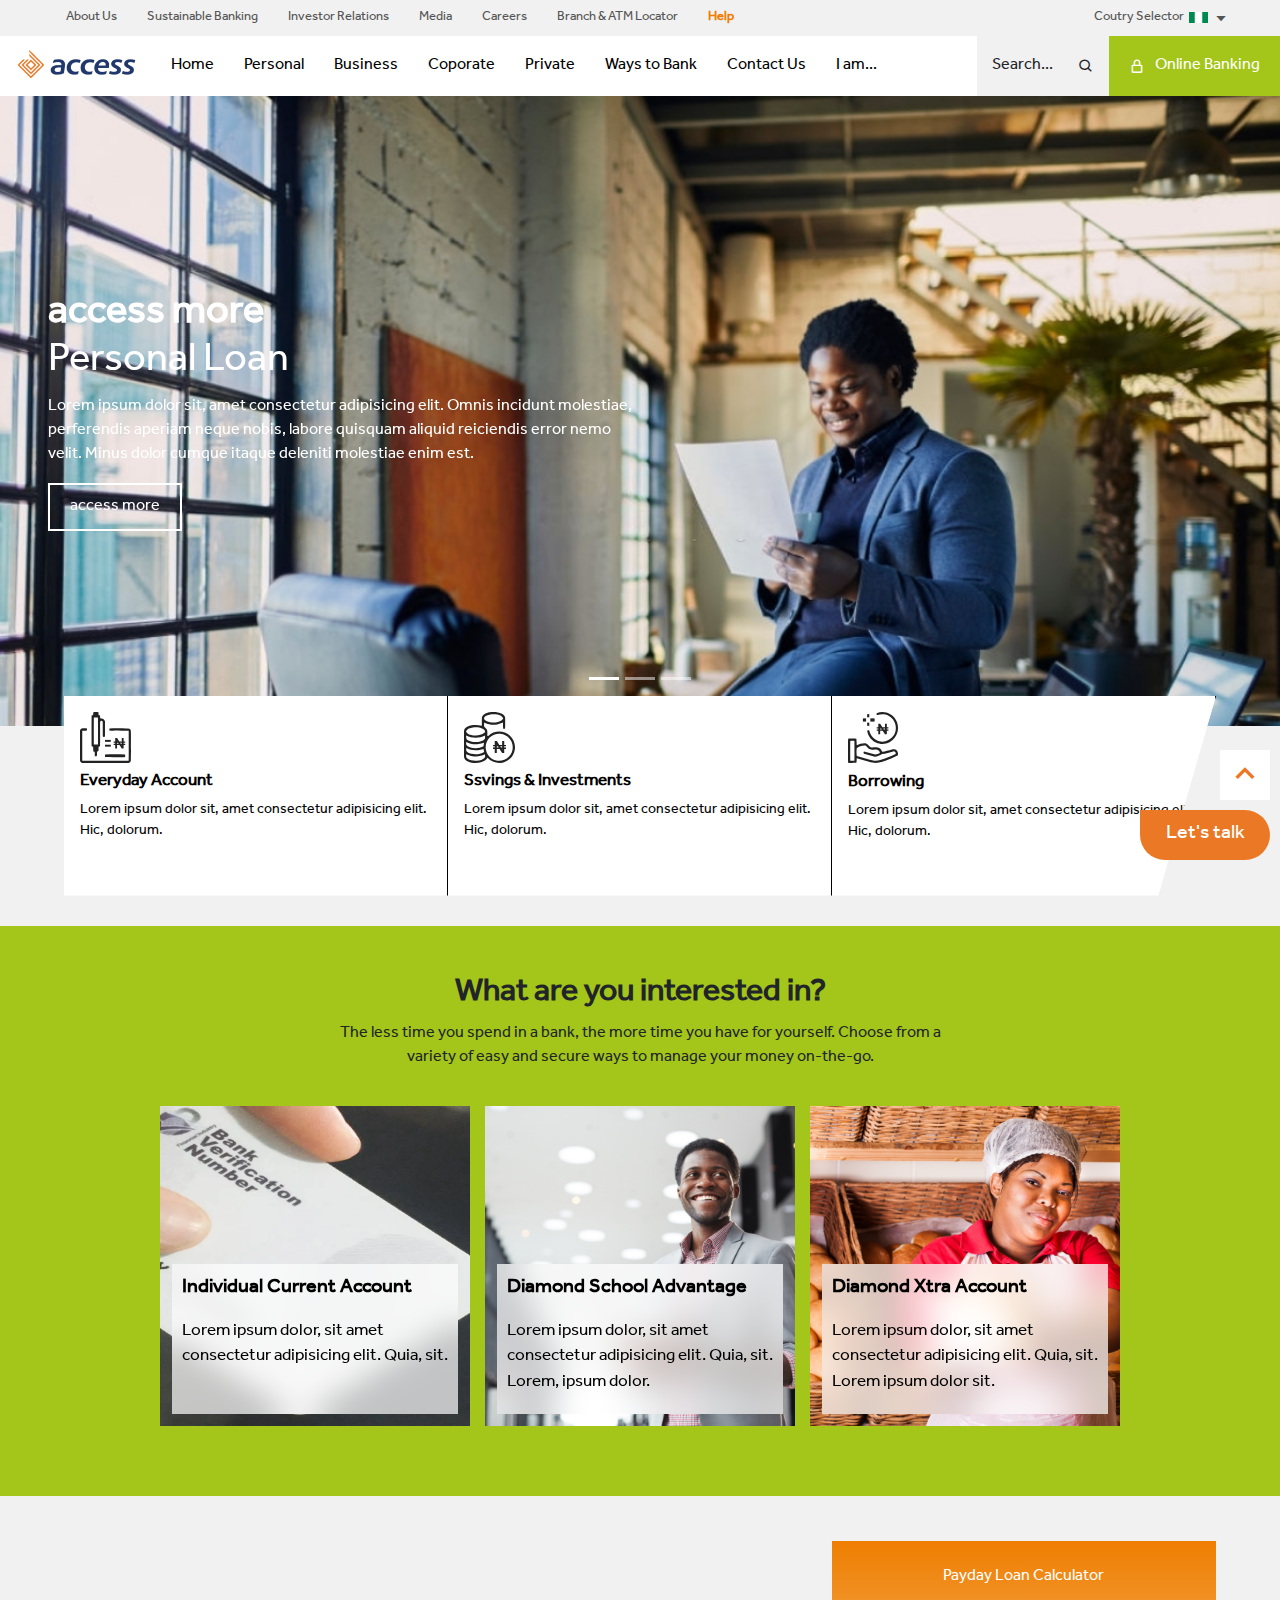
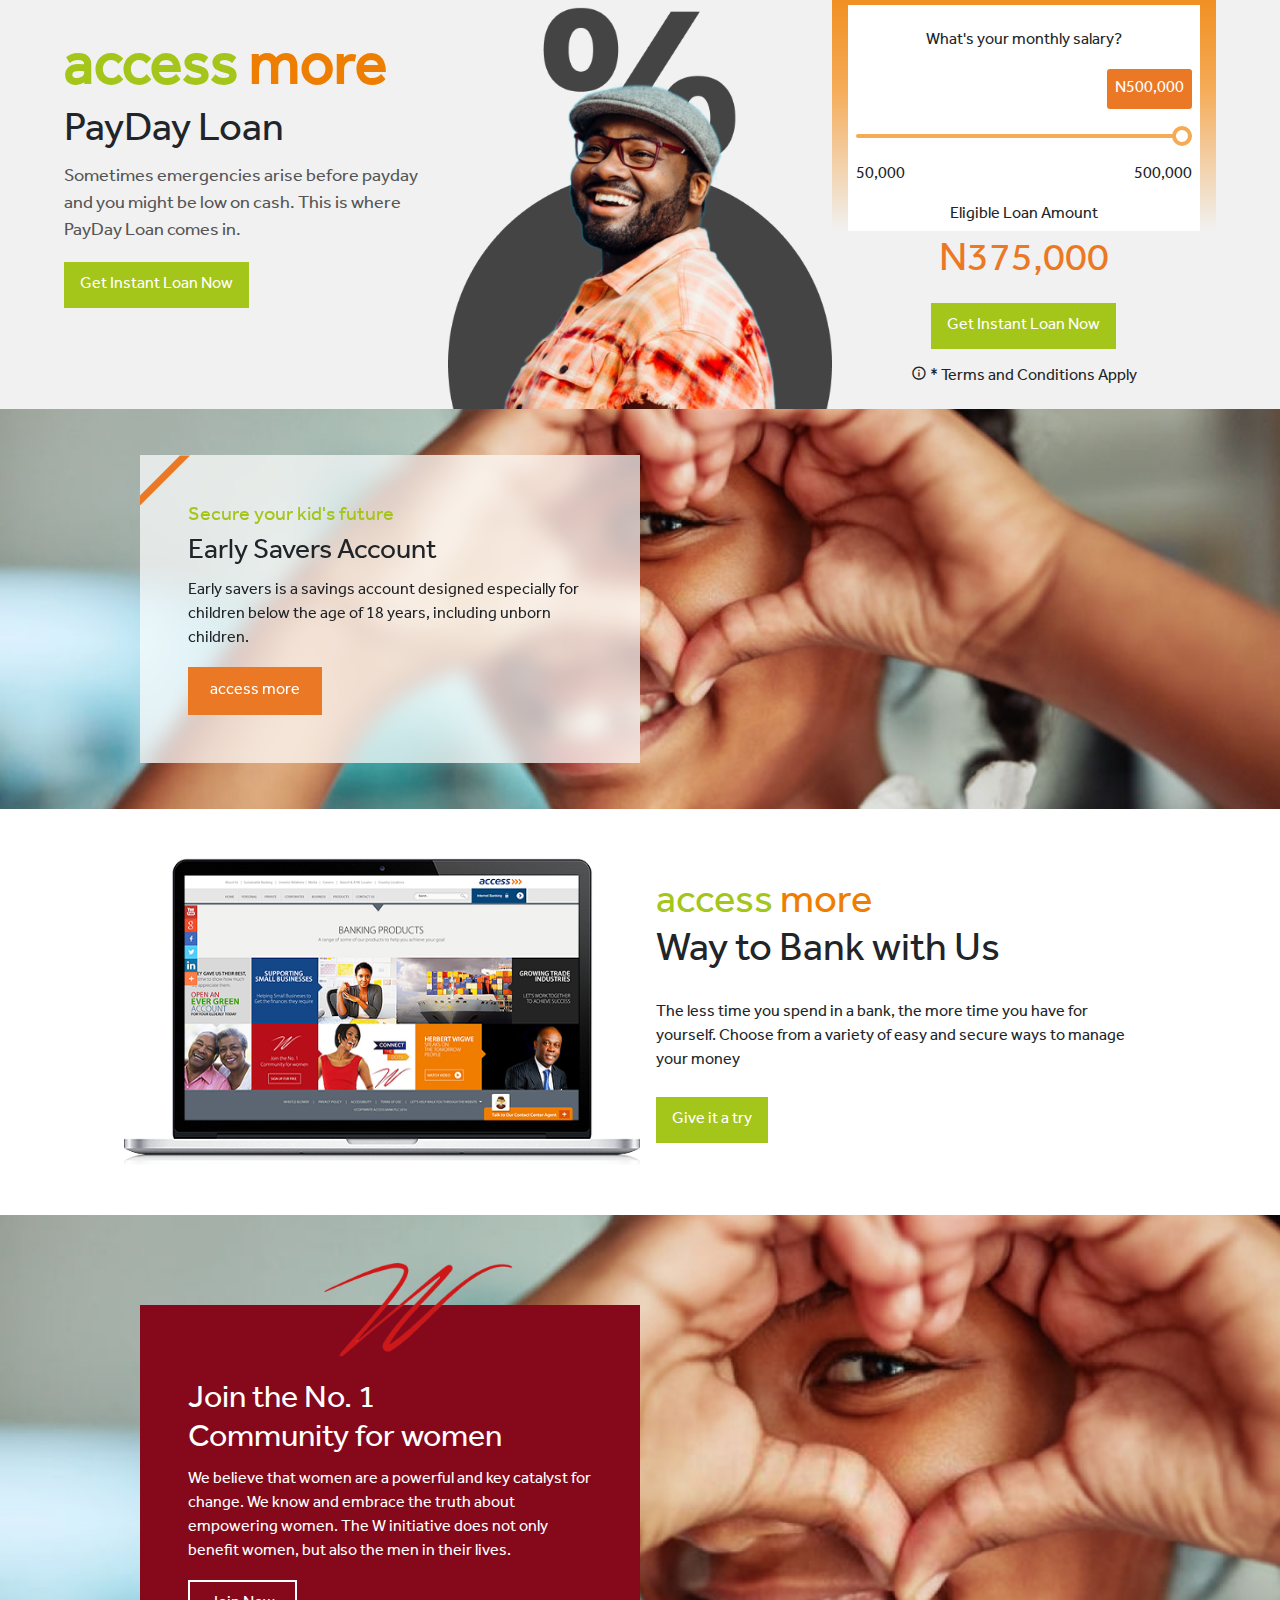
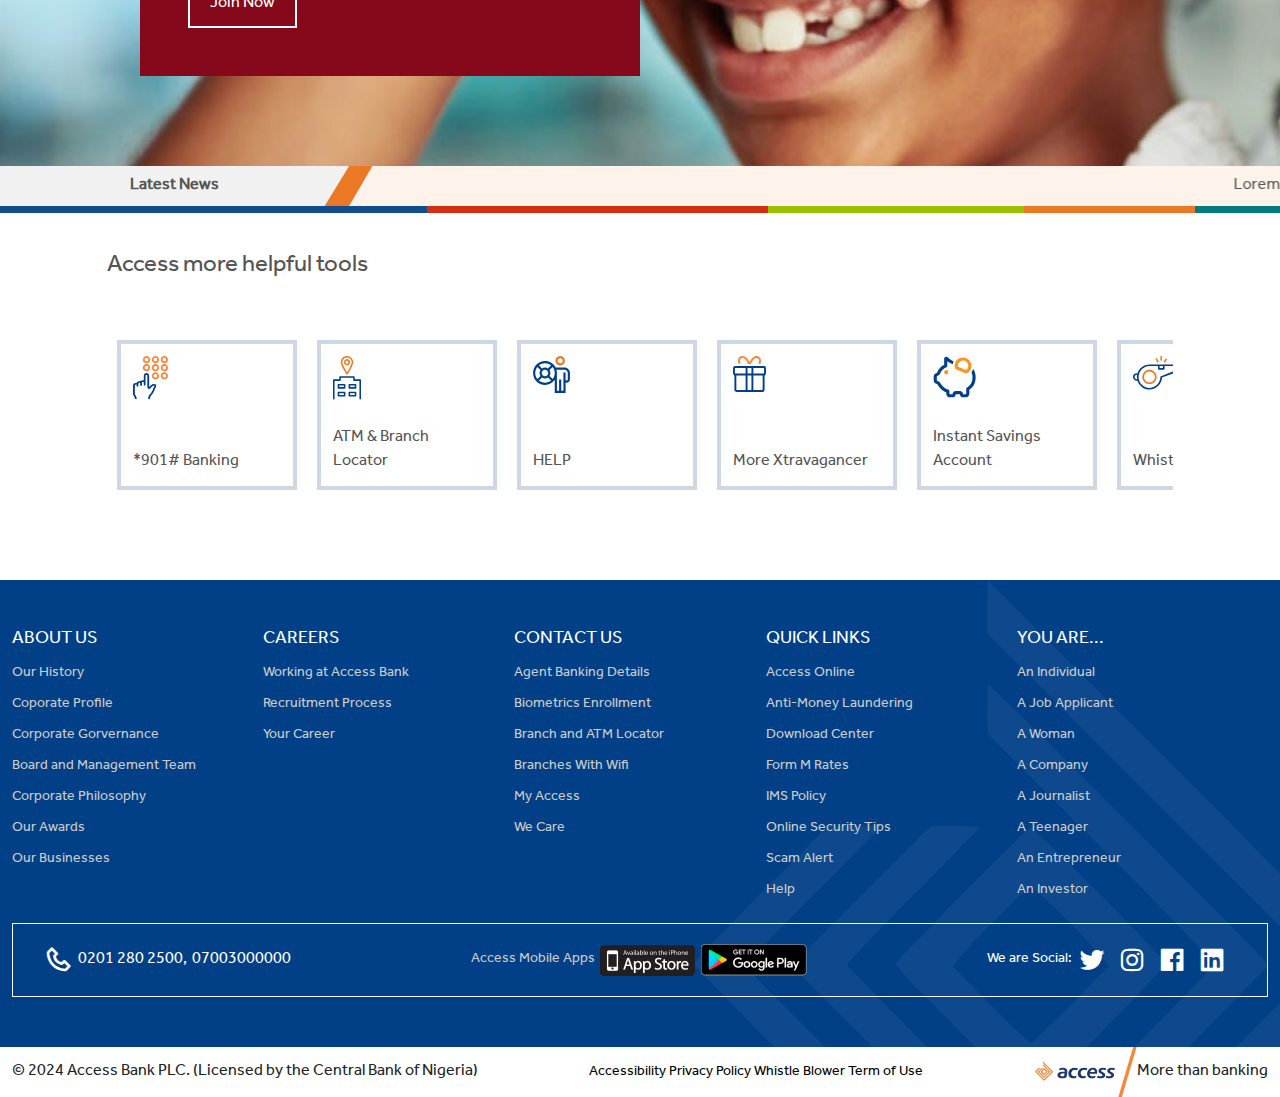
<file: pages/personal.html>
<!DOCTYPE html>
<html lang="en">
<head>
  <meta charset="UTF-8">
  <meta name="viewport" content="width=device-width, initial-scale=1.0">
  <link href='https://unpkg.com/boxicons@2.1.4/css/boxicons.min.css' rel='stylesheet'>
  <link href="https://cdn.jsdelivr.net/npm/bootstrap@5.3.3/dist/css/bootstrap.min.css" rel="stylesheet" integrity="sha384-QWTKZyjpPEjISv5WaRU9OFeRpok6YctnYmDr5pNlyT2bRjXh0JMhjY6hW+ALEwIH" crossorigin="anonymous">
  <link rel="stylesheet" href="../css/personal.css">
  <link rel="stylesheet" href="../css/components-css/footer.css">
  <link rel="stylesheet" href="../css/components-css/to-top.css">
  <link rel="stylesheet" href="../css/components-css/i-am.css">
  <link
    rel="stylesheet"
    href="https://cdnjs.cloudflare.com/ajax/libs/animate.css/4.1.1/animate.min.css"
  />
  <title>Personal</title>
</head>
<body>

  <div class="to-top">
    <a href="#top">
      <i class='bx bx-chevron-up'></i>
    </a>

    <a href="#">Let's talk</a>
  </div>
  

  <header>

    <!-- THIS IS THE CODE FOR INTERNET BANKING MENU DIV -->
    <!-- DESKTOP VIEW -->
    <div class="internet-banking-dsv animate__animated" id="internet-banking-dsv">
      <div class="ib-dsv-head">
        <h4 class="text-center">Internet Banking</h4>
      </div>

      <div class="ib-dsv-body">
        <button class="individual">
          <div class="d-flex justify-content-between align-items-center">
            <i class='bx bx-user'></i>
            <p>Individual</p>
          </div>

          <div class="d-flex justify-content-center align-items-center">
            <i class='bx bx-right-top-arrow-circle'></i>
          </div>
        </button>

        <button class="business">
          <div class="d-flex justify-content-between align-items-center">
            <i class='bx bx-user'></i>
            <p>Business</p>
          </div>

          <div class="d-flex justify-content-center align-items-center">
            <i class='bx bx-right-top-arrow-circle'></i>
          </div>
        </button>

        <div class="advert1">
          <img src="../images/advert.png" alt="">
        </div>


      </div>
    </div>


    <!-- THIS IS THE THE TOP NAV CODE -->
    <div class="top-nav d-flex justify-content-between align-items-center">
      <button class="tn-menu" id="middle-nav-open">
        <div></div>
        <div></div>
        <div></div>
        <div></div>
      </button>
      
      <div class="top-nav-left d-flex">
        <a class="tn-link" href="#">About Us</a>
        <a class="tn-link" href="#">Sustainable Banking</a>
        <a class="tn-link" href="#">Investor Relations</a>
        <a class="tn-link" href="#">Media</a>
        <a class="tn-link" href="#">Careers</a>
        <a class="tn-link" href="#">Branch & ATM Locator</a>
        <a style="font-weight: bold; color: rgb(238,126,1);" class="tn-link" href="#">Help</a>
      </div>

      <div class="top-nav-right d-flex justify-content-between align-items-center">
        <p>Coutry Selector</p>
        <img src="../images/nigeria.svg" alt="">
        <i class='bx bx-caret-down'></i>
      </div>
    </div>

    <!-- THIS IS THE CODE FOR THE MIDDLE NAV THAT ONLY SHOW ON MOBILE WHEN THE MENU ICON IS CLICKED -->
    <div class="middle-nav animate__animated" id="middle-nav">
      <ul>
        <li><a href="#">About Us</a></li>
        <li><a href="#">Sustainable Banking</a></li>
        <li><a href="#">Investor Relations</a></li>
        <li><a href="#">Media</a></li>
        <li><a href="#">Careers</a></li>
        <li><a href="#">Branch & ATM Locator</a></li>
        <li><a class="orange-link" href="#">HELP</a></li>
      </ul>
    </div>


    <!-- THIS IS THE CODE FOR THE BOTTOM NAV -->
    <div class="bottom-nav d-flex justify-content-between align-items-center">

      <div class="bn-logo-div mx-3">
        <a href="../index.html"><img src="../images/access-logo-2.png" alt=""></a>
      </div>

      <div class="bn-nav-div d-flex align-items-center">
        <a class="bn-link" href="../index.html">Home</a>
        <a class="bn-link" id="personal-banking-nd-control" href="./personal.html">Personal</a>
        <a class="bn-link" id="business-banking-nd-control" href="./business.html">Business</a>
        <a class="bn-link" id="corporate-banking-nd-control" href="#">Coporate</a>
        <a class="bn-link" id="private-banking-nd-control" href="#">Private</a>
        <a class="bn-link" id="ways-to-bank" href="./waysToBank.html">Ways to Bank</a>
        <a class="bn-link" id="contact-us" href="./contactUs.html">Contact Us</a>
        <a class="bn-link" id="iam-nd-control" href="#">I am...</a>
      </div>

      <div class="bn-search-div d-flex align-items-center justify-content-between">
        <p>Search...</p>
        <i class='bx bx-search'></i>
      </div>

      <button class="bn-online-banking d-flex align-items-center justify-content-between" id="internet-banking-dsv-control">
        <i class='bx bx-lock-alt' ></i>
        <p>Online Banking</p>
      </button>

      <div class="bn-mobile-nav-div d-flex align-items-center justify-content-between">
        <button class="bn-mobile-online-banking" id="internet-banking-mbv-control">
          <i id="x-or-lock" class='bx bx-lock-alt' ></i><p>Online Banking</p>
        </button>

        <button class="mobile-search-btn"><i class='bx bx-search'></i></button>

        <button class="bn-mobile-menu-btn" id="bottom-nav-mbv-control"><i id="bnm-icon" class='bx bx-menu' ></i></button>
      </div>
    </div>

    <!-- THIS IS THE CODE FOR THE INTERNET BANKING DROPDOWN THAT ONLY WORKS ON MOBILE WHEN YOU CLICK THE INTERNET BANKING BUTTON -->

    <div class="internet-banking-mbv animate__animated" id="internet-banking-mbv">
      <div class="ib-dsv-head">
        <h4 class="text-center">Internet Banking</h4>
      </div>

      <div class="ib-dsv-body">
        <button class="individual">
          <div class="d-flex justify-content-between align-items-center">
            <i class='bx bx-user'></i>
            <p>Individual</p>
          </div>

          <div class="d-flex justify-content-center align-items-center">
            <i class='bx bx-right-top-arrow-circle'></i>
          </div>
        </button>

        <button class="business">
          <div class="d-flex justify-content-between align-items-center">
            <i class='bx bx-user'></i>
            <p>Business</p>
          </div>

          <div class="d-flex justify-content-center align-items-center">
            <i class='bx bx-right-top-arrow-circle'></i>
          </div>
        </button>
      </div>
    </div>

    <!-- THIS IS THE CODE FOR THE NAVBAR DROPDOWN CAROUSEL THAT ONLY WORKS ON MOBILE WHEN YOU CLICK THE MENU BUTTON -->

    <div class="bottom-nav-mbv animate__animated" id="bottom-nav-mbv">


      <div class="accordion accordion-flush" id="accordionFlushExample">
        <!-- Accordion Item #1 -->
        <div class="accordion-item">
          <h2 class="accordion-header">
            <button class="accordion-button collapsed" type="button" data-bs-toggle="collapse" data-bs-target="#flush-collapseOne" aria-expanded="false" aria-controls="flush-collapseOne">
              PERSONAL
            </button>
          </h2>
          <div id="flush-collapseOne" class="accordion-collapse collapse" data-bs-parent="#accordionFlushExample">
            <div class="accordion-body">
              <ul class="nav-acc-ul">
                <li><a href="" class="inner-link">AGENCY BANKING</a></li>
                <li><a href="" class="inner-link">BACK TO SCHOOL</a></li>
                <li><a href="" class="inner-link">BANCASSURANCE</a></li>
                <li><a href="" class="inner-link">BORROWING</a></li>
                <li><a href="" class="inner-link">DIASPORA BANKING</a></li>
                <li><a href="" class="inner-link">EVERYDAY ACCOUNTS</a></li>
                <li><a href="" class="inner-link">KIDS & TEENS</a></li>
                <li><a href="" class="inner-link">MONEY TRANSFER</a></li>
                <li><a href="" class="inner-link">PROMOS & PROPOSITIONS</a></li>
                <li><a href="" class="inner-link">SAVING & INVESTING</a></li>
                <li><a href="" class="inner-link">THE "W" INITIATIVE</a></li>
              </ul>
            </div>
          </div>
        </div>
      
        <!-- Accordion Item #2 -->
        <div class="accordion-item">
          <h2 class="accordion-header">
            <button class="accordion-button collapsed" type="button" data-bs-toggle="collapse" data-bs-target="#flush-collapseTwo" aria-expanded="false" aria-controls="flush-collapseTwo">
              BUSINESS
            </button>
          </h2>
          <div id="flush-collapseTwo" class="accordion-collapse collapse" data-bs-parent="#accordionFlushExample">
            <div class="accordion-body">
              <ul class="nav-acc-ul">
                <li><a href="" class="inner-link">AGENCY BANKING</a></li>
                <li><a href="" class="inner-link">BACK TO SCHOOL</a></li>
                <li><a href="" class="inner-link">BANCASSURANCE</a></li>
                <li><a href="" class="inner-link">BORROWING</a></li>
                <li><a href="" class="inner-link">DIASPORA BANKING</a></li>
                <li><a href="" class="inner-link">EVERYDAY ACCOUNTS</a></li>
                <li><a href="" class="inner-link">KIDS & TEENS</a></li>
                <li><a href="" class="inner-link">MONEY TRANSFER</a></li>
                <li><a href="" class="inner-link">PROMOS & PROPOSITIONS</a></li>
                <li><a href="" class="inner-link">SAVING & INVESTING</a></li>
                <li><a href="" class="inner-link">THE "W" INITIATIVE</a></li>
              </ul>
            </div>
          </div>
        </div>
      
        <!-- Accordion Item #3 -->
        <div class="accordion-item">
          <h2 class="accordion-header">
            <button class="accordion-button collapsed" type="button" data-bs-toggle="collapse" data-bs-target="#flush-collapseThree" aria-expanded="false" aria-controls="flush-collapseThree">
              CORPERATE
            </button>
          </h2>
          <div id="flush-collapseThree" class="accordion-collapse collapse" data-bs-parent="#accordionFlushExample">
            <div class="accordion-body">
              <ul class="nav-acc-ul">
                <li><a href="" class="inner-link">AGENCY BANKING</a></li>
                <li><a href="" class="inner-link">BACK TO SCHOOL</a></li>
                <li><a href="" class="inner-link">BANCASSURANCE</a></li>
                <li><a href="" class="inner-link">BORROWING</a></li>
                <li><a href="" class="inner-link">DIASPORA BANKING</a></li>
                <li><a href="" class="inner-link">EVERYDAY ACCOUNTS</a></li>
                <li><a href="" class="inner-link">KIDS & TEENS</a></li>
                <li><a href="" class="inner-link">MONEY TRANSFER</a></li>
                <li><a href="" class="inner-link">PROMOS & PROPOSITIONS</a></li>
                <li><a href="" class="inner-link">SAVING & INVESTING</a></li>
                <li><a href="" class="inner-link">THE "W" INITIATIVE</a></li>
              </ul>
            </div>
          </div>
        </div>
      
        <!-- Accordion Item #4 -->
        <div class="accordion-item">
          <h2 class="accordion-header">
            <button class="accordion-button collapsed" type="button" data-bs-toggle="collapse" data-bs-target="#flush-collapseFour" aria-expanded="false" aria-controls="flush-collapseFour">
              PRIVATE
            </button>
          </h2>
          <div id="flush-collapseFour" class="accordion-collapse collapse" data-bs-parent="#accordionFlushExample">
            <div class="accordion-body">
              <ul class="nav-acc-ul">
                <li><a href="" class="inner-link">AGENCY BANKING</a></li>
                <li><a href="" class="inner-link">BACK TO SCHOOL</a></li>
                <li><a href="" class="inner-link">BANCASSURANCE</a></li>
                <li><a href="" class="inner-link">BORROWING</a></li>
                <li><a href="" class="inner-link">DIASPORA BANKING</a></li>
                <li><a href="" class="inner-link">EVERYDAY ACCOUNTS</a></li>
                <li><a href="" class="inner-link">KIDS & TEENS</a></li>
                <li><a href="" class="inner-link">MONEY TRANSFER</a></li>
                <li><a href="" class="inner-link">PROMOS & PROPOSITIONS</a></li>
                <li><a href="" class="inner-link">SAVING & INVESTING</a></li>
                <li><a href="" class="inner-link">THE "W" INITIATIVE</a></li>
              </ul>
            </div>
          </div>
        </div>
      
        <!-- Accordion Item #5 -->
        <div class="accordion-item">
          <h2 class="accordion-header">
            <button class="accordion-button collapsed" type="button" data-bs-toggle="collapse" data-bs-target="#flush-collapseFive" aria-expanded="false" aria-controls="flush-collapseFive">
              WAYS TO BANK
            </button>
          </h2>
          <div id="flush-collapseFive" class="accordion-collapse collapse" data-bs-parent="#accordionFlushExample">
            <div class="accordion-body">
              <ul class="nav-acc-ul">
                <li><a href="" class="inner-link">AGENCY BANKING</a></li>
                <li><a href="" class="inner-link">BACK TO SCHOOL</a></li>
                <li><a href="" class="inner-link">BANCASSURANCE</a></li>
                <li><a href="" class="inner-link">BORROWING</a></li>
                <li><a href="" class="inner-link">DIASPORA BANKING</a></li>
                <li><a href="" class="inner-link">EVERYDAY ACCOUNTS</a></li>
                <li><a href="" class="inner-link">KIDS & TEENS</a></li>
                <li><a href="" class="inner-link">MONEY TRANSFER</a></li>
                <li><a href="" class="inner-link">PROMOS & PROPOSITIONS</a></li>
                <li><a href="" class="inner-link">SAVING & INVESTING</a></li>
                <li><a href="" class="inner-link">THE "W" INITIATIVE</a></li>
              </ul>
            </div>
          </div>
        </div>
      
        <!-- Accordion Item #6 -->
        <div class="accordion-item">
          <h2 class="accordion-header">
            <button class="accordion-button collapsed" type="button" data-bs-toggle="collapse" data-bs-target="#flush-collapseSix" aria-expanded="false" aria-controls="flush-collapseSix">
              CONTACT US
            </button>
          </h2>
          <div id="flush-collapseSix" class="accordion-collapse collapse" data-bs-parent="#accordionFlushExample">
            <div class="accordion-body">
              <ul class="nav-acc-ul">
                <li><a href="" class="inner-link">AGENCY BANKING</a></li>
                <li><a href="" class="inner-link">BACK TO SCHOOL</a></li>
                <li><a href="" class="inner-link">BANCASSURANCE</a></li>
                <li><a href="" class="inner-link">BORROWING</a></li>
                <li><a href="" class="inner-link">DIASPORA BANKING</a></li>
                <li><a href="" class="inner-link">EVERYDAY ACCOUNTS</a></li>
                <li><a href="" class="inner-link">KIDS & TEENS</a></li>
                <li><a href="" class="inner-link">MONEY TRANSFER</a></li>
                <li><a href="" class="inner-link">PROMOS & PROPOSITIONS</a></li>
                <li><a href="" class="inner-link">SAVING & INVESTING</a></li>
                <li><a href="" class="inner-link">THE "W" INITIATIVE</a></li>
              </ul>
            </div>
          </div>
        </div>
      
        <!-- Accordion Item #7 -->
        <div class="accordion-item">
          <h2 class="accordion-header">
            <button class="accordion-button collapsed" type="button" data-bs-toggle="collapse" data-bs-target="#flush-collapseSeven" aria-expanded="false" aria-controls="flush-collapseSeven">
              I AM...
            </button>
          </h2>
          <div id="flush-collapseSeven" class="accordion-collapse collapse" data-bs-parent="#accordionFlushExample">
            <div class="accordion-body">
              <ul class="nav-acc-ul">
                <li><a href="" class="inner-link">AGENCY BANKING</a></li>
                <li><a href="" class="inner-link">BACK TO SCHOOL</a></li>
                <li><a href="" class="inner-link">BANCASSURANCE</a></li>
                <li><a href="" class="inner-link">BORROWING</a></li>
                <li><a href="" class="inner-link">DIASPORA BANKING</a></li>
                <li><a href="" class="inner-link">EVERYDAY ACCOUNTS</a></li>
                <li><a href="" class="inner-link">KIDS & TEENS</a></li>
                <li><a href="" class="inner-link">MONEY TRANSFER</a></li>
                <li><a href="" class="inner-link">PROMOS & PROPOSITIONS</a></li>
                <li><a href="" class="inner-link">SAVING & INVESTING</a></li>
                <li><a href="" class="inner-link">THE "W" INITIATIVE</a></li>
              </ul>
            </div>
          </div>
        </div>
      </div>
      
    </div>

    <!-- THIS IS THE CODE FOR THE MAJOR DROPDOWNS -->


    <div class="nav-drops-underlay" id="nav-drops-underlay">
      <div class="nav-drops" id="personal-banking-nd">
        <div class="nav-drops-head d-flex align-items-center">
          <h1>PERSONAL BANKING</h1>
        </div>

        <div class="nav-drops-body d-flex justify-content-between align-items-center">

          <div class="nav-drops-body-left">
            <ul class="nav-acc-ul">
              <li><a href="" class="inner-link">Agency Banking</a></li>
              <li><a href="" class="inner-link">Back to School</a></li>
              <li><a href="" class="inner-link">Bancassurance</a></li>
              <li><a href="" class="inner-link">Borrowing</a></li>
              <li><a href="" class="inner-link">Diaspora Banking</a></li>
              <li><a href="" class="inner-link">Everyday Accounts</a></li>
              <li><a href="" class="inner-link">Kids & Teens</a></li>
              <li><a href="" class="inner-link">Money Transfer</a></li>
              <li><a href="" class="inner-link">Promos & Propositions</a></li>
              <li><a href="" class="inner-link">Saving & Investing</a></li>
              <li><a href="" class="inner-link">The "W" Initiative</a></li>
            </ul>
          </div>

          <div class="nav-drops-body-right row">

            <div class="col"></div>

            <div class="ndbr-1 col">
              <h1>Agency Banking</h1>

              <p>Agency banking is bankng that's CLOSA to you</p>
            </div>

            <div class="ndbr-2 col">
              <img src="../images/agency-banking.png" alt="">
              <p>Lorem ipsum dolor, sit amet consectetur adipisicing elit. Autem, ullam. Repudiandae praesentium delectus minima quae pariatur?</p>
              <a href="#">access more</a>
            </div>

          </div>

        </div>

        <div class="nav-drops-footer d-flex justify-content-between align-items-center">
          <div>
            <a href="#"><i class='bx bx-phone'></i> Contact Us</a>
            <a href="#"><i class='bx bx-color'></i> Help & Support</a>
            <a href="#"><i class='bx bx-map-alt' ></i> Locate Us</a>
          </div>

          <div class="d-flex justify-content-between align-items-center">
            <svg width="19" height="50" viewBox="0 0 19 52" fill="none" xmlns="http://www.w3.org/2000/svg"><path d="M15.4054 0H19L3.59459 52H0L15.4054 0Z" fill="#F98537"></path></svg>
          <p>More than banking</p>
          </div>
        </div>
      </div>
    </div>


    
    
    <div class="nav-drops-underlay" id="nav-drops-underlay-2">
      <div class="nav-drops" id="business-banking-nd">
        <div class="nav-drops-head d-flex align-items-center">
          <h1>BUSINESS BANKING</h1>
        </div>

        <div class="nav-drops-body d-flex justify-content-between align-items-center">

          <div class="nav-drops-body-left">
            <ul class="nav-acc-ul">
              <li><a href="" class="inner-link">Business Accounts</a></li>
              <li><a href="" class="inner-link">CBN Healthcare Sector Loan</a></li>
              <li><a href="" class="inner-link">E-solutions and Services</a></li>
              <li><a href="" class="inner-link">Emerging Businesses</a></li>
              <li><a href="" class="inner-link">FX Products</a></li>
              <li><a href="" class="inner-link">FX Self Service Portal</a></li>
            </ul>
          </div>

          <div class="nav-drops-body-right row">

            <div class="ndbr-0 col">
              <a href="" class="inner-link">Corporate Account</a>
              <a href="" class="inner-link">Domicilliary Account</a>
            </div>

            <div class="ndbr-1 col">
              <h1>Business Accounts</h1>

              <p>Agency banking is bankng that's CLOSA to you</p>
            </div>

            <div class="ndbr-2 col">
              <img src="../images/business-accounts.png" alt="">
              <p>Lorem ipsum dolor, sit amet consectetur adipisicing elit. Autem, ullam. Repudiandae praesentium delectus minima quae pariatur?</p>
              <a href="#">access more</a>
            </div>

          </div>

        </div>

        <div class="nav-drops-footer d-flex justify-content-between align-items-center">
          <div>
            <a href="#"><i class='bx bx-phone'></i> Contact Us</a>
            <a href="#"><i class='bx bx-color'></i> Help & Support</a>
            <a href="#"><i class='bx bx-map-alt' ></i> Locate Us</a>
          </div>

          <div class="d-flex justify-content-between align-items-center">
            <svg width="19" height="50" viewBox="0 0 19 52" fill="none" xmlns="http://www.w3.org/2000/svg"><path d="M15.4054 0H19L3.59459 52H0L15.4054 0Z" fill="#F98537"></path></svg>
          <p>More than banking</p>
          </div>
        </div>
      </div>
    </div>



    
    <div class="nav-drops-underlay" id="nav-drops-underlay-3">
      <div class="nav-drops" id="corporate-banking-nd">
        <div class="nav-drops-head d-flex align-items-center">
          <h1>CORPORATE BANKING</h1>
        </div>

        <div class="nav-drops-body d-flex justify-content-between align-items-center">

          <div class="nav-drops-body-left">
            <ul class="nav-acc-ul">
              <li><a href="" class="inner-link">Corporate Sector</a></li>
              <li><a href="" class="inner-link">Distibutors Forum</a></li>
              <li><a href="" class="inner-link">Economic Research</a></li>
              <li><a href="" class="inner-link">Exporters Forum</a></li>
              <li><a href="" class="inner-link">Loans</a></li>
              <li><a href="" class="inner-link">Products & Service</a></li>
            </ul>
          </div>

          <div class="nav-drops-body-right row">

            <div class="ndbr-0 col">
              <a href="" class="inner-link">Airline Payments</a>
              <a href="" class="inner-link">Asian Coporates</a>
              <a href="" class="inner-link">Airline Payments</a>
              <a href="" class="inner-link">Asian Coporates</a>
              <a href="" class="inner-link">Airline Payments</a>
              <a href="" class="inner-link">Asian Coporates</a>
              <a href="" class="inner-link">Airline Payments</a>
              <a href="" class="inner-link">Asian Coporates</a>
              <a href="" class="inner-link">Airline Payments</a>
              <a href="" class="inner-link">Asian Coporates</a>
              <a href="" class="inner-link">Airline Payments</a>
              <a href="" class="inner-link">Asian Coporates</a>
            </div>

            <div class="ndbr-1 col">
              <h1>Corporate Sector</h1>

              <p>We have the specialised knowledge and expertise to help you navigate the financial complexity of your industry.</p>
            </div>

            <div class="ndbr-2 col">
              
              <p>Lorem ipsum dolor, sit amet consectetur praesentium delectus minima quae pariatur?</p>
              <a href="#">access more</a>
            </div>

          </div>

        </div>

        <div class="nav-drops-footer d-flex justify-content-between align-items-center">
          <div>
            <a href="#"><i class='bx bx-phone'></i> Contact Us</a>
            <a href="#"><i class='bx bx-color'></i> Help & Support</a>
            <a href="#"><i class='bx bx-map-alt' ></i> Locate Us</a>
          </div>

          <div class="d-flex justify-content-between align-items-center">
            <svg width="19" height="50" viewBox="0 0 19 52" fill="none" xmlns="http://www.w3.org/2000/svg"><path d="M15.4054 0H19L3.59459 52H0L15.4054 0Z" fill="#F98537"></path></svg>
          <p>More than banking</p>
          </div>
        </div>
      </div>
    </div>


    <div class="nav-drops-underlay" id="nav-drops-underlay-4">
      <div class="nav-drops" id="private-banking-nd">
        <div class="nav-drops-head d-flex align-items-center">
          <h1>PRIVATE BANKING</h1>
        </div>

        <div class="nav-drops-body d-flex justify-content-between align-items-center">

          <div class="nav-drops-body-left">
            <ul class="nav-acc-ul">
              <li><a href="" class="inner-link">About the Access Private Bank</a></li>
              <li><a href="" class="inner-link">Access Medicair</a></li>
              <li><a href="" class="inner-link">American Express (AMEX) Card</a></li>
              <li><a href="" class="inner-link">Black Card</a></li>
              <li><a href="" class="inner-link">Exclusive Private Banker</a></li>
              <li><a href="" class="inner-link">Investment Management</a></li>
              <li><a href="" class="inner-link">Our Products & Service</a></li>
            </ul>
          </div>

          <div class="nav-drops-body-right row">

            <div class="ndbr-0 col">
              <a href="" class="inner-link">Airline Payments</a>
              <a href="" class="inner-link">Asian Coporates</a>
              <a href="" class="inner-link">Airline Payments</a>
              <a href="" class="inner-link">Asian Coporates</a>
              <a href="" class="inner-link">Airline Payments</a>
              <a href="" class="inner-link">Asian Coporates</a>
              <a href="" class="inner-link">Airline Payments</a>
              <a href="" class="inner-link">Asian Coporates</a>
              <a href="" class="inner-link">Airline Payments</a>
              <a href="" class="inner-link">Asian Coporates</a>
              <a href="" class="inner-link">Airline Payments</a>
              <a href="" class="inner-link">Asian Coporates</a>
            </div>

            <div class="ndbr-1 col">
              <h1>About the Private Bank</h1>

              <p>We help you identify the right financial strategy, and provide you with the services and products you require today and in the future.</p>
            </div>

            <div class="ndbr-2 col">
              <img src="../images/private-bank.png" alt="">
              <p>Introducing the Access Bank American Express® Platinum Card and the American Express® Gold Card.</p>
              <a href="#">access more</a>
            </div>

          </div>

        </div>

        <div class="nav-drops-footer d-flex justify-content-between align-items-center">
          <div>
            <a href="#"><i class='bx bx-phone'></i> Contact Us</a>
            <a href="#"><i class='bx bx-color'></i> Help & Support</a>
            <a href="#"><i class='bx bx-map-alt' ></i> Locate Us</a>
          </div>

          <div class="d-flex justify-content-between align-items-center">
            <svg width="19" height="50" viewBox="0 0 19 52" fill="none" xmlns="http://www.w3.org/2000/svg"><path d="M15.4054 0H19L3.59459 52H0L15.4054 0Z" fill="#F98537"></path></svg>
          <p>More than banking</p>
          </div>
        </div>
      </div>
    </div>


    <div class="nav-drops-underlay" id="nav-drops-underlay-5">
      <div class="nav-drops" id="iam-nd">

        <div class="nav-drops-head iam-drop-head d-flex align-items-center">
          <h1>PRIVATE BANKING</h1>
        </div>

        <div class="iam-drop-body">

          <div class="one-iam-box">
            <a href="">

              <div>
                <p class="iam-init">A Company</p>
              </div>
 
              <p class="iam-end">access more <i class="bx bx-chevron-right"></i></p>

            </a>
          </div>


          <div class="one-iam-box">
            <a href="">

              <div>
                <p class="iam-init">An Entrepreneur</p>
              </div>
 
              <p class="iam-end">access more <i class="bx bx-chevron-right"></i></p>

            </a>
          </div>


          <div class="one-iam-box">
            <a href="">

              <div>
                <p class="iam-init">An Individual</p>
              </div>
 
              <p class="iam-end">access more <i class="bx bx-chevron-right"></i></p>

            </a>
          </div>


          <div class="one-iam-box">
            <a href="">

              <div>
                <p class="iam-init">An Investor</p>
              </div>
 
              <p class="iam-end">access more <i class="bx bx-chevron-right"></i></p>

            </a>
          </div>


          <div class="one-iam-box">
            <a href="">

              <div>
                <p class="iam-init">A Job Applicant</p>
              </div>
 
              <p class="iam-end">access more <i class="bx bx-chevron-right"></i></p>

            </a>
          </div>


          <div class="one-iam-box">
            <a href="">

              <div>
                <p class="iam-init">A Journalist</p>
              </div>
 
              <p class="iam-end">access more <i class="bx bx-chevron-right"></i></p>

            </a>
          </div>


          <div class="one-iam-box">
            <a href="">

              <div>
                <p class="iam-init">A Teenager</p>
              </div>
 
              <p class="iam-end">access more <i class="bx bx-chevron-right"></i></p>

            </a>
          </div>


          <div class="one-iam-box">
            <a href="">

              <div>
                <p class="iam-init">A Woman</p>
              </div>
 
              <p class="iam-end">access more <i class="bx bx-chevron-right"></i></p>

            </a>
          </div>




        </div>


      </div>

    </div>



  </header>



  <main>

    <section class="section-one">
      <div>
        <div
          id="carouselExampleIndicators"
          class="carousel slide"
          data-bs-ride="carousel"
          data-bs-interval="3000"
          data-bs-pause="false"
        >
          <!-- Indicators -->
          <div class="carousel-indicators">
            <button
              type="button"
              data-bs-target="#carouselExampleIndicators"
              data-bs-slide-to="0"
              class="active"
              aria-current="true"
              aria-label="Slide 1"
            ></button>
            <button
              type="button"
              data-bs-target="#carouselExampleIndicators"
              data-bs-slide-to="1"
              aria-label="Slide 2"
            ></button>
            <button
              type="button"
              data-bs-target="#carouselExampleIndicators"
              data-bs-slide-to="2"
              aria-label="Slide 3"
            ></button>
          </div>

          <!-- Carousel items -->
          <div class="carousel-inner">
            <!-- First item -->
            <div class="carousel-item active hero-carousel-item">
              <div class="car-bg d-flex align-items-center p-5">
                <div class="car-content d-none d-lg-block col-6">
                  <h1 style="font-weight: 200;"><span style="font-weight: 1000;">access more</span><br> Personal Loan</h1>
                  <p>
                    Lorem ipsum dolor sit, amet consectetur adipisicing elit.
                    Omnis incidunt molestiae, perferendis aperiam neque nobis,
                    labore quisquam aliquid reiciendis error nemo velit. Minus
                    dolor cumque itaque deleniti molestiae enim est.
                  </p>

                  <button class="access-more-white">access more</button>
                </div>
              </div>

              <div
                class="car-content d-block d-lg-none col-10 col-md-8 mx-auto my-3"
              >
                <h1 class="text-center"><span style="font-weight: 1000;">access more</span><br> Personal Loan</h1>
                <p class="text-center">
                  Lorem ipsum dolor sit, amet consectetur adipisicing elit.
                  Omnis incidunt molestiae, perferendis aperiam neque nobis,
                  labore quisquam aliquid reiciendis error nemo velit. Minus
                  dolor cumque itaque deleniti molestiae enim est.
                </p>

                <button class="access-more-blue mx-auto text-center">
                  access more
                </button>
              </div>
            </div>

            <!-- Second item -->
            <div class="carousel-item hero-carousel-item">
              <div class="car-bg d-flex align-items-center p-5">
                <div class="car-content d-none d-lg-block col-6">
                  <h1><span style="font-weight: 1000;">access more</span><br> Savings & Investments</h1>
                  
                  <p>
                    Lorem ipsum dolor sit, amet consectetur adipisicing elit. labore quisquam aliquid reiciendis error nemo velit.
                  </p>

                  <button class="access-more-white">access more</button>
                </div>
              </div>

              <div
                class="car-content d-block d-lg-none col-10 col-md-8 mx-auto my-3"
              >
                <h1 class="text-center"><span style="font-weight: 1000;">access more</span><br> Personal Loan</h1>
                <!-- <h5>Uncover more rewarding ways to spend quality time.</h5> -->
                <p class="text-center">
                  Lorem ipsum dolor sit, amet consectetur adipisicing elit.
                  Omnis incidunt molestiae, perferendis aperiam neque nobis,
                  labore quisquam aliquid.
                </p>

                <button class="access-more-blue mx-auto text-center">
                  access more
                </button>
              </div>
            </div>

            <!-- Third item -->
            <div class="carousel-item hero-carousel-item">
              <div class="car-bg d-flex align-items-center p-5">
                <div class="car-content d-none d-lg-block col-6">
                  <h1><span style="font-weight: 1000;">access more</span><br> Personal Banking</h1>
                  <p>
                    Lorem ipsum dolor sit, amet consectetur adipisicing elit.
                    Omnis incidunt molestiae, perferendis aperiam neque nobis,
                    error nemo velit.
                  </p>

                  <button class="access-more-white">access more</button>
                </div>
              </div>

              <div
                class="car-content d-block d-lg-none col-10 col-md-8 mx-auto my-3"
              >
                <h1 class="text-center"><span style="font-weight: 1000;">access more</span><br> Savings & Investments</h1>
                <p class="text-center">
                  Lorem ipsum dolor sit, amet consectetur adipisicing elit.
                  Omnis incidunt molestiae, perferendis aperiam neque nobis,
                  labore quisquam aliquid.
                </p>

                <button class="access-more-blue mx-auto text-center">
                  access more
                </button>
              </div>
            </div>
          </div>
        </div>
      </div>
    </section>

    <section class="section-two">
      <!-- THIS IS THE FOUR CARDS IN MOBILE VIEW -->

      <div class="s2-cards">
        <div
          id="carouselExample"
          class="carousel slide"
          data-bs-ride="carousel"
        >
          <!-- Indicators -->
          <!-- <div class="carousel-indicators">
          <button type="button" data-bs-target="#carouselExample" data-bs-slide-to="0" class="active" aria-current="true" aria-label="Slide 1"></button>
          <button type="button" data-bs-target="#carouselExample" data-bs-slide-to="1" aria-label="Slide 2"></button>
          <button type="button" data-bs-target="#carouselExample" data-bs-slide-to="2" aria-label="Slide 3"></button>
          <button type="button" data-bs-target="#carouselExample" data-bs-slide-to="3" aria-label="Slide 4"></button>
        </div> -->

          <!-- Carousel Items -->
          <div class="carousel-inner">
            <!-- Item 1 -->
            <div class="carousel-item active">
              <div class="one-s2-card p-3">
                <a href="">
                  <img src="../images/current-account-svg.svg" alt="" />
                  <h5>Everyday Account</h5>
                  <p>
                    Lorem ipsum dolor sit, amet consectetur adipisicing elit. Hic,
                    dolorum.
                  </p>
                </a>
              </div>
            </div>

            <!-- Item 2 -->
            <div class="carousel-item">
              <div class="one-s2-card p-3">
                <a href="">
                  <img src="../images/savings-svg.svg" alt="" />
                  <h5>Ssvings & Investments</h5>
                  <p>
                    Lorem ipsum dolor sit, amet consectetur adipisicing elit. Hic,
                    dolorum.
                  </p>
                </a>
              </div>
            </div>

            <!-- Item 3 -->
            <div class="carousel-item">
              <div class="one-s2-card p-3">
                <a href="">
                  <img src="../images/xclusive-svg.svg" alt="" />
                  <h5>Borrowing</h5>
                  <p>
                    Lorem ipsum dolor sit, amet consectetur adipisicing elit. Hic,
                    dolorum.
                  </p>
                </a>
              </div>
            </div>

          </div>
        </div>
      </div>

      <!-- THIS IS THE FOUR CARDS IN TABLET VIEW -->

      <div class="s2-cards d-none d-md-block d-lg-none">
        <div id="simpleCarousel" class="carousel slide" data-bs-ride="carousel">
          <!-- Indicators -->
          <div class="carousel-indicators">
            <button
              type="button"
              data-bs-target="#simpleCarousel"
              data-bs-slide-to="0"
              class="active"
              aria-current="true"
              aria-label="Slide 1"
            ></button>
            <button
              type="button"
              data-bs-target="#simpleCarousel"
              data-bs-slide-to="1"
              aria-label="Slide 2"
            ></button>
          </div>

          <!-- Carousel items -->
          <div class="carousel-inner">
            <!-- Item 1 -->
            <div class="carousel-item active d-flex">
              <div class="d-flex">
                <div class="one-s2-card p-3">
                  <a href="">
                    <img src="../images/current-account-svg.svg" alt="" />
                    <h5>Everyday Account</h5>
                    <p>
                      Lorem ipsum dolor sit, amet consectetur adipisicing elit. Hic,
                      dolorum.
                    </p>
                  </a>
                </div>

                <div class="one-s2-card p-3">
                  <a href="">
                    <img src="../images/savings-svg.svg" alt="" />
                    <h5>Ssvings & Investments</h5>
                    <p>
                      Lorem ipsum dolor sit, amet consectetur adipisicing elit. Hic,
                      dolorum.
                    </p>
                  </a>
                </div>
              </div>
            </div>

            <!-- Item 2 -->
            <div class="carousel-item">
              <div class="d-flex">
                <div class="one-s2-card p-3">
                  <a href="">
                    <img src="../images/xclusive-svg.svg" alt="" />
                    <h5>Borrowing</h5>
                    <p>
                      Lorem ipsum dolor sit, amet consectetur adipisicing elit. Hic,
                      dolorum.
                    </p>
                  </a>
                </div>

                <div class="one-s2-card p-3">
                  <a href="">
                    <img src="../images/current-account-svg.svg" alt="" />
                    <h5>Everyday Account</h5>
                    <p>
                      Lorem ipsum dolor sit, amet consectetur adipisicing elit. Hic,
                      dolorum.
                    </p>
                  </a>
                </div>
              </div>
            </div>
          </div>
        </div>
      </div>

      <!-- THIS IS THE FOUR CARDS IN DEKTOP VIEW -->
      <div class="d-none s2-cards d-lg-flex justify-content-between">
        <div class="one-s2-card p-3">
          <a href="">
            <img src="../images/current-account-svg.svg" alt="" />
            <h5>Everyday Account</h5>
            <p>
              Lorem ipsum dolor sit, amet consectetur adipisicing elit. Hic,
              dolorum.
            </p>
          </a>
        </div>

        <div class="one-s2-card p-3">
          <a href="">
            <img src="../images/savings-svg.svg" alt="" />
            <h5>Ssvings & Investments</h5>
            <p>
              Lorem ipsum dolor sit, amet consectetur adipisicing elit. Hic,
              dolorum.
            </p>
          </a>
        </div>

        <div class="one-s2-card p-3">
          <a href="">
            <img src="../images/xclusive-svg.svg" alt="" />
            <h5>Borrowing</h5>
            <p>
              Lorem ipsum dolor sit, amet consectetur adipisicing elit. Hic,
              dolorum.
            </p>
          </a>
        </div>

        
      </div>
    </section>



    <section class="section-three">
      <div class="s3-top mx-auto col-10 col-md-8 col-lg-6">
        <h2 class="text-center fw-bold">
          What are you interested in?
        </h2>
        <p class="text-center">
          The less time you spend in a bank, the more time you have for
          yourself. Choose from a variety of easy and secure ways to manage your
          money on-the-go.
        </p>
      </div>

      <!-- THE CARDS FOR MOBILE VIEW -->
      <!-- THE CARDS FOR MOBILE VIEW -->
      <!-- THE CARDS FOR MOBILE VIEW -->


      <div class="s3-main col-10 mx-auto d-md-none">

        <div id="carouselExample" class="carousel slide" data-bs-ride="carousel">
          <div class="carousel-inner col-10 mx-auto">
            <!-- Carousel Item 1 -->
            <div class="carousel-item active">
              <div class="s3-grid">
                <div class="one-s3-card s3-1">
                  <div class="s3-card-bottom">
                    <!-- <img src="../images/901-banking-2.svg" alt="" /> -->
                    <p>Mobile Banking</p>
        
                    <p>
                      Lorem ipsum dolor, sit amet consectetur adipisicing elit. Quia, sit.
                    </p>
                
                    <div class="s3-card-bob">
                      <button class="access-more-green">access more</button>
                    </div>
                  </div>
                </div>
              </div>
            </div>
            
            <!-- Carousel Item 2 -->
            <div class="carousel-item">
              <div class="s3-grid">
                <div class="one-s3-card s3-1">
                  <div class="s3-card-bottom">
                    <!-- <img src="../images/901-banking-2.svg" alt="" /> -->
                    <p>Mobile Banking</p>
        
                    <p>
                      Lorem ipsum dolor, sit amet consectetur adipisicing elit. Quia, sit.
                    </p>
                
                    <div class="s3-card-bob">
                      <button class="access-more-green">access more</button>
                    </div>
                  </div>
                </div>
              </div>
            </div>
            
            <!-- Carousel Item 3 -->
            <div class="carousel-item">
              <div class="s3-grid">
                <div class="one-s3-card s3-1">
                  <div class="s3-card-bottom">
                    <!-- <img src="../images/901-banking-2.svg" alt="" /> -->
                    <p>Mobile Banking</p>
        
                    <p>
                      Lorem ipsum dolor, sit amet consectetur adipisicing elit. Quia, sit.
                    </p>
                
                    <div class="s3-card-bob">
                      <button class="access-more-green">access more</button>
                    </div>
                  </div>
                </div>
              </div>
            </div>
            
            <!-- Carousel Item 4 -->
            <div class="carousel-item">
              <div class="s3-grid">
                <div class="one-s3-card s3-1">
                  <div class="s3-card-bottom">
                    <!-- <img src="../images/901-banking-2.svg" alt="" /> -->
                    <p>Mobile Banking</p>
        
                    <p>
                      Lorem ipsum dolor, sit amet consectetur adipisicing elit. Quia, sit.
                    </p>
                
                    <div class="s3-card-bob">
                      <button class="access-more-green">access more</button>
                    </div>
                  </div>
                </div>
              </div>
            </div>
          </div>
        </div>

      </div>


      

      <!-- THE CARDS FOR TABLET VIEW -->
      <!-- THE CARDS FOR TABLET VIEW -->
      <!-- THE CARDS FOR TABLET VIEW -->
      

      <div class="s3-main col-10 mx-auto d-none d-md-block d-lg-none">

        <div id="carouselExample" class="carousel slide" data-bs-ride="carousel">
          <div class="carousel-inner">
            <!-- Carousel Item 1 -->
            <div class="carousel-item active">
              <div class="s3-grid">

                <div class="one-s3-card s3-1">
                  <div class="s3-card-bottom">
                    <!-- <img src="../images/901-banking-2.svg" alt="" /> -->
                    <p>Mobile Banking</p>
        
                    <p>
                      Lorem ipsum dolor, sit amet consectetur adipisicing elit. Quia, sit.
                    </p>
                
                    <div class="s3-card-bob">
                      <button class="access-more-green">access more</button>
                    </div>
                  </div>
                </div>
                
        
                
                <div class="one-s3-card s3-2">
                  <div class="s3-card-bottom">
                    <!-- <img src="../images/901-banking-2.svg" alt="" /> -->
                    <p>Mobile Banking</p>
        
                    <p>
                      Lorem ipsum dolor, sit amet consectetur adipisicing elit. Quia, sit.
                    </p>
                
                    <div class="s3-card-bob">
                      <button class="access-more-green">access more</button>
                    </div>
                  </div>
                </div>
                
        
          

              </div>
            </div>
            
            <!-- Carousel Item 2 -->
            <div class="carousel-item">
              <div class="s3-grid">



                <div class="one-s3-card s3-1">
                  <div class="s3-card-bottom">
                    <!-- <img src="../images/901-banking-2.svg" alt="" /> -->
                    <p>Mobile Banking</p>
        
                    <p>
                      Lorem ipsum dolor, sit amet consectetur adipisicing elit. Quia, sit.
                    </p>
                
                    <div class="s3-card-bob">
                      <button class="access-more-green">access more</button>
                    </div>
                  </div>
                </div>
                
        
                
                <div class="one-s3-card s3-2">
                  <div class="s3-card-bottom">
                    <!-- <img src="../images/901-banking-2.svg" alt="" /> -->
                    <p>Mobile Banking</p>
        
                    <p>
                      Lorem ipsum dolor, sit amet consectetur adipisicing elit. Quia, sit.
                    </p>
                
                    <div class="s3-card-bob">
                      <button class="access-more-green">access more</button>
                    </div>
                  </div>
                </div>


              </div>
            </div>
          </div>
        </div>

      </div>




      <!-- THE CARDS FOR DESKTOP VIEW -->
      <!-- THE CARDS FOR DESKTOP VIEW -->
      <!-- THE CARDS FOR DESKTOP VIEW -->



      <div class="s3-main col-9 mx-auto d-none d-lg-block">


        <div id="carouselExample" class="carousel slide" data-bs-ride="carousel">
          <div class="carousel-inner">
            <!-- Carousel Item 1 -->
            <div class="carousel-item active">
              <div class="s3-grid">

                <div class="one-s3-card s3-1">
                  <div class="s3-card-bottom">
                    <!-- <img src="../images/901-banking-2.svg" alt="" /> -->
                    <p>Individual Current Account</p>
        
                    <p>
                      Lorem ipsum dolor, sit amet consectetur adipisicing elit. Quia, sit.
                    </p>
                
                    <div class="s3-card-bob">
                      <button class="access-more-green">access more</button>
                    </div>
                  </div>
                </div>
                
        
                
                <div class="one-s3-card s3-2">
                  <div class="s3-card-bottom">
                    <!-- <img src="../images/901-banking-2.svg" alt="" /> -->
                    <p>Diamond School Advantage</p>
        
                    <p>
                      Lorem ipsum dolor, sit amet consectetur adipisicing elit. Quia, sit. Lorem, ipsum dolor.
                    </p>
                
                    <div class="s3-card-bob">
                      <button class="access-more-green">access more</button>
                    </div>
                  </div>
                </div>
                
        
                <div class="one-s3-card s3-3">
                  <div class="s3-card-bottom">
                    <!-- <img src="../images/901-banking-2.svg" alt="" /> -->
                    <p>Diamond Xtra Account</p>
        
                    <p>
                      Lorem ipsum dolor, sit amet consectetur adipisicing elit. Quia, sit. Lorem ipsum dolor sit.
                    </p>
                
                    <div class="s3-card-bob">
                      <button class="access-more-green">access more</button>
                    </div>
                  </div>
                </div>

              </div>
            </div>
            
            <!-- Carousel Item 2 -->
            <div class="carousel-item">
              <div class="s3-grid">



                <div class="one-s3-card s3-2">
                  <div class="s3-card-bottom">
                    <!-- <img src="../images/901-banking-2.svg" alt="" /> -->
                    <p>Diamond School Advantage</p>
        
                    <p>
                      Lorem ipsum dolor, sit amet consectetur adipisicing elit. Quia, sit. Lorem, ipsum dolor.
                    </p>
                
                    <div class="s3-card-bob">
                      <button class="access-more-green">access more</button>
                    </div>
                  </div>
                </div>
                
        
                
                <div class="one-s3-card s3-4">
                  <div class="s3-card-bottom">
                    <!-- <img src="../images/901-banking-2.svg" alt="" /> -->
                    <p>Premier Savings Account</p>
        
                    <p>
                      Lorem ipsum dolor, sit amet consectetur adipisicing elit. Quia, sit.
                    </p>
                
                    <div class="s3-card-bob">
                      <button class="access-more-green">access more</button>
                    </div>
                  </div>
                </div>
                
        
                <div class="one-s3-card s3-1">
                  <div class="s3-card-bottom">
                    <!-- <img src="../images/901-banking-2.svg" alt="" /> -->
                    <p>Individual Current Account</p>
        
                    <p>
                      Lorem ipsum dolor, sit amet consectetur adipisicing elit. Quia, sit.
                    </p>
                
                    <div class="s3-card-bob">
                      <button class="access-more-green">access more</button>
                    </div>
                  </div>
                </div>

              </div>
            </div>
          </div>
        </div>
      </div>
    </section>



    <section class="section-four">
      <div class="s4-container col-11 d-lg-flex justify-content-between align-items-center mx-auto">

        <div class="s4-text col-12 col-md-6 col-lg-4 my-5">
          <h1><span style="color: rgb(164,197,25);">access </span><span style="color: rgb(238,126,1);">more</span><br>PayDay Loan</h1>

          <p>Sometimes emergencies arise before payday and you might be low on cash. This is where PayDay Loan comes in.</p>

          <button class="access-more-deep-green">Get Instant Loan Now</button>
        </div>



        <div class="col-12 col-lg-8 d-flex justify-content-between align-items-center">

          <div class="s4-image d-none d-md-block col-12 col-md-6">
            <img width="100%" src="../images/loan-calculator.png" alt="">
          </div>
  
          <div class="s4-scale col-12 col-md-6">

            <div class="scale-top pt-4 px-3">
              <p class="text-center text-white ">Payday Loan Calculator</p>

              <div class="calc-div pt-4 pb-1 px-2">

                <p class="text-center">What's your monthly salary?</p>

                <div class="d-flex justify-content-end">
                  <span class="slider-value">N500,000</span>
                </div>

                <div class="slider">
                  <div class="slider-circle"></div>
                </div>

                <div class="d-flex align-items-center justify-content-between">
                  <span>50,000</span>
                  <span>500,000</span>
                </div>

                <p class="text-center m-0 mt-3">Eligible Loan Amount</p>
              </div>

            </div>


            <div class="scale-bottom">

              <h1 class="text-center my-2">N375,000</h1>

              <button style="margin: auto; display: block; width: fit-content;" class="access-more-deep-green my-3 mx-auto text-center">Get Instant Loan Now</button>

              <p class="text-center my-3"><i class="bx bx-info-circle"></i> * Terms and Conditions Apply</p>
            </div>
  
          </div>
        </div>

        
      </div>
    </section>


    <section class="section-five d-flex justify-content-center justify-content-md-start align-items-center">

      <div class="sme-card col-11 mx-auto mx-md-0 col-md-6 col-lg-5">

        <div class="slant">

        </div>

        <div class="sme-content mx-5 mb-5">
          <h5>Secure your kid's future</h5>

          <h3>Early Savers Account</h3>

          <p>Early savers is a savings account designed especially for children below the age of 18 years, including unborn children.</p>

          <button class="access-more-orange">access more</button>

        </div>

      </div>

    </section>


    <section class="section-six mx-auto my-4">

      <div class="s6-container col-11 d-lg-flex justify-content-between align-items-center mx-auto">
        <div class="col-10 col-md-8 col-lg-6 mx-auto">
          <img width="100%" src="../images/personal-laptop-try.png" alt="">
        </div>

        <div class="col-8 col-lg-6 my-4 px-3 mx-auto">
          <h1 class="text-center text-lg-start my-4"><span style="color: rgb(164,197,25);">access </span><span style="color: rgb(238,126,1);">more</span><br>Way to Bank with Us</h1>

          <p class="text-center text-lg-start my-3">The less time you spend in a bank, the more time you have for yourself. Choose from a variety of easy and secure ways to manage your money</p>

          <button style="display: block; width: fit-content;" class="access-more-deep-green mx-auto mx-lg-0 my-4">Give it a try</button>
        </div>
      </div>

    </section>


    <section class="section-seven d-flex justify-content-center justify-content-md-start align-items-center">

      <div class="big-card col-11 mx-auto mx-md-0 col-md-6 col-lg-5">

        <div class="big-content mx-5 my-5">

          <img src="../images/Wcomm_footer.png" alt="">

          <h2>Join the No. 1 <br>Community for women</h2>

          <p>We believe that women are a powerful and key catalyst for change. We know and embrace the truth about empowering women. The W initiative does not only benefit women, but also the men in their lives.</p>

          <button class="access-more-trans-white">Join Now</button>

        </div>

      </div>

    </section>


    <div class="news-div">
      <div class="news d-flex">
        <div class="news-left">
          <p>Latest News</p>
        </div>

        <div class="news-right">
          <marquee behavior="" direction="left">
            <p>
              Lorem ipsum dolor sit, amet consectetur adipisicing elit. Harum,
              voluptatum?
            </p>
            <p>
              Lorem ipsum dolor sit, amet consectetur adipisicing elit. Harum,
              voluptatum?
            </p>
            <p>
              Lorem ipsum dolor sit, amet consectetur adipisicing elit. Harum,
              voluptatum?
            </p>
            <p>
              Lorem ipsum dolor sit, amet consectetur adipisicing elit. Harum,
              voluptatum?
            </p>
            <p>
              Lorem ipsum dolor sit, amet consectetur adipisicing elit. Harum,
              voluptatum?
            </p>
            <p>
              Lorem ipsum dolor sit, amet consectetur adipisicing elit. Harum,
              voluptatum?
            </p>
          </marquee>
        </div>
      </div>

      <div class="news-bottom-lines d-flex">
        <div class="blue-line"></div>
        <div class="red-line"></div>
        <div class="green-line"></div>
        <div class="yellow-line"></div>
        <div class="purple-line"></div>
      </div>
    </div>



    <section class="section-eight">

      <div class="s8-top col-11 col-md-10 mx-auto">
        <h4 style="color: #555555;">Access more helpful tools</h4>
      </div>


      <div class="s8-main col-11 col-md-10 mx-auto d-flex align-items-center justify-content-between">

        <div class="one-s8-box">
          <a href="">

            <div>
              <svg class="tool-icon" fill="none" height="44" viewBox="0 0 35 44" width="35" xmlns="http://www.w3.org/2000/svg"> <path d="M12.4408 0.184151C14.8343 -0.689534 17.5651 1.71208 17.0205 4.21123C16.7239 6.92981 13.0097 8.20986 11.0795 6.29588C8.9664 4.60947 9.84416 0.838398 12.4408 0.184151ZM12.3799 2.20379C10.9698 3.09372 11.8597 5.67415 13.5705 5.34499C14.5824 5.48722 15.009 4.54851 15.3707 3.8008C15.2122 3.32941 15.0619 2.86616 14.9156 2.39884C14.176 1.92746 13.1316 1.53328 12.3799 2.20379Z" fill="#F98537"></path> <path d="M21.3972 0.192201C23.62 -0.648974 26.2776 1.40316 26.0176 3.77633C26.1151 6.68997 22.0433 8.42515 20.044 6.26735C17.9837 4.58906 18.7599 0.801749 21.3972 0.192201ZM20.6535 2.74417C20.6251 3.65443 20.7348 4.57688 21.3972 5.2677C22.2953 5.3002 23.5794 5.56434 24.0101 4.50373C24.6928 3.42686 23.7744 1.8136 22.5025 1.85423C21.7548 1.75264 21.2265 2.38251 20.6535 2.74417Z" fill="#F98537"></path> <path d="M29.9673 0.334446C32.2714 -0.823694 35.2582 1.23658 34.9615 3.79668C35.0672 6.60467 31.2595 8.34797 29.1952 6.42587C27.078 4.9467 27.5372 1.23658 29.9673 0.334446ZM29.6219 3.3578C29.2115 5.24334 32.1454 6.16579 32.9541 4.50782C33.5636 3.62601 32.9297 2.66292 32.4055 1.93553C31.2677 1.71609 29.7804 1.96397 29.6219 3.3578Z" fill="#F98537"></path> <path d="M11.7092 8.54714C14.0174 7.1208 17.3862 9.13637 17.0529 11.8834C17.0733 14.6386 13.42 16.3575 11.3273 14.5491C9.23855 13.1553 9.50269 9.68497 11.7092 8.54714ZM12.5545 10.0222C12.2781 10.3473 12.0059 10.6724 11.7336 10.9975C11.7336 11.3551 11.7336 12.0663 11.7336 12.4239C12.0059 12.7327 12.2781 13.0415 12.5504 13.3544C13.416 13.4601 14.2775 13.3504 15.0211 12.8587C15.395 11.8631 15.1552 10.9122 14.57 10.0588C13.8955 10.0548 13.225 10.0385 12.5545 10.0222Z" fill="#F98537"></path> <path d="M20.665 8.55505C22.8269 7.17747 26.025 8.94515 26.0331 11.5093C26.2891 13.9678 23.4811 16.024 21.2136 15.0569C18.3894 14.2238 18.048 9.87573 20.665 8.55505ZM20.6488 10.9729C20.665 11.3346 20.6935 12.0538 20.7057 12.4155C20.9861 12.7325 21.2624 13.0494 21.5468 13.3745C22.8797 13.7646 24.4117 12.9885 24.2614 11.4524C24.0216 9.62379 21.4534 9.50188 20.6488 10.9729Z" fill="#F98537"></path> <path d="M29.9098 16.4958C32.096 15.3376 35.03 17.15 34.969 19.6207C35.3063 22.2377 32.0188 24.2492 29.7798 22.9448C27.1424 21.8151 27.2522 17.5523 29.9098 16.4958ZM30.4096 18.2594C29.1702 19.0071 29.4872 21.0024 30.8079 21.4616C32.1164 21.9736 33.6036 20.5513 33.1241 19.2225C32.8397 18.0318 31.3727 17.7677 30.4096 18.2594Z" fill="#F98537"></path> <path d="M10.9291 18.8523C11.3761 17.5276 13.034 16.6214 14.3751 17.1822C15.4235 17.4951 16.1509 18.5313 16.1549 19.6203C16.2687 23.4158 16.0533 27.2153 16.2565 31.0108C17.5447 29.6901 18.8125 27.7924 20.8891 27.8939C21.7668 27.8208 22.4861 28.3856 23.2054 28.8001C23.441 31.0229 21.8928 32.8556 21.2101 34.8672C20.4787 37.0615 18.8938 38.7561 17.5284 40.5563C16.8051 41.3446 17.053 42.4662 17.0774 43.4333C16.6263 42.9132 15.8745 43.1204 15.2812 43.0351C15.0293 41.3812 15.5779 39.7964 16.732 38.6057C19.1376 36.1066 20.1089 32.7093 21.5068 29.625C18.9507 29.5234 18.1136 32.5346 15.9639 33.388C15.3137 32.6972 14.371 32.0917 14.3669 31.0351C14.2044 27.0081 14.4929 22.9688 14.2287 18.9417C13.6883 18.9702 13.1559 18.9905 12.6277 19.0311C12.4936 22.4283 12.5708 25.8296 12.583 29.2268C12.0791 29.4462 11.5549 29.5478 11.0144 29.5316C10.795 28.3491 10.7909 27.1381 10.6324 25.9515C10.2179 25.984 9.38894 26.0531 8.97851 26.0856C8.95413 27.2681 8.95413 28.4507 8.95413 29.6372C8.3649 29.6372 7.7838 29.6454 7.2027 29.6576C7.2027 28.8489 7.22709 28.0402 7.16207 27.2397C6.81666 26.5245 6.12584 27.0446 5.58944 27.1462C5.35781 28.2434 5.30092 29.365 5.32936 30.4865C4.74826 30.4825 4.17122 30.4825 3.59824 30.4865C3.59824 29.8526 3.59825 29.2227 3.60231 28.5929C3.08216 28.8408 1.88745 28.5279 1.92402 29.4015C1.82649 32.3355 1.82243 35.2898 1.92402 38.2278C2.64329 39.7964 3.97615 41.1739 3.66325 43.0514C3.09028 43.0595 2.52543 43.0676 1.96058 43.0838C1.99715 41.7347 1.18849 40.666 0.538304 39.5688C-0.20128 38.3375 0.0506709 36.8583 0.0100344 35.497C0.0669255 33.3026 -0.0874961 31.1042 0.0831771 28.918C0.538306 27.2925 2.28161 26.8577 3.76484 26.7927C4.4516 25.411 5.93485 25.1185 7.33681 25.025C8.38929 24.4114 9.55148 24.1391 10.7746 24.2407C10.864 22.4446 10.6893 20.6322 10.9291 18.8523Z" fill="#014086"></path> <path d="M29.6256 8.56308C31.763 7.20582 34.9977 8.88411 34.9693 11.4523C35.3553 14.1628 31.9906 16.2759 29.6865 14.8536C27.2808 13.667 27.2239 9.78624 29.6256 8.56308ZM30.3977 10.026C29.7393 10.8184 29.2029 12.0456 30.0929 12.8949C31.2591 14.3091 33.807 12.8868 33.1243 11.1151C32.7505 9.88376 31.4339 9.93253 30.3977 10.026Z" fill="#F98537"></path> <path d="M20.9946 16.4632C23.1727 15.3985 26.0742 17.1703 26.0092 19.6288C26.3058 22.3595 22.7745 24.3873 20.5436 22.7943C18.1216 21.4777 18.4183 17.4384 20.9946 16.4632ZM20.5557 19.1371C20.7142 19.836 20.6289 20.7544 21.34 21.1851C22.0999 21.8638 23.128 21.4249 23.8879 20.986C24.0302 20.5024 24.1765 20.0229 24.3349 19.5515C24.0058 18.6901 23.319 18.1252 22.5063 17.7514C21.7667 18.0846 21.1003 18.5397 20.5557 19.1371Z" fill="#F98537"></path> </svg>
            </div>

            <div>
              <p>*901# Banking</p>
            </div>

          </a>
        </div>

        <div class="one-s8-box">
          <a href="">

            <div>
              <svg class="tool-icon" fill="none" height="44" viewBox="0 0 28 44" width="28" xmlns="http://www.w3.org/2000/svg"> <path d="M13.3031 0.0341171C14.806 -0.118999 16.3718 0.241918 17.5958 1.14421C19.2974 2.32175 20.3209 4.39976 20.2197 6.46683C20.155 7.22057 19.9336 7.94878 19.6829 8.65968C18.9711 10.601 18.0132 12.4384 17.0289 14.253C16.267 15.6301 15.4813 16.9963 14.6401 18.327C14.4387 18.6514 13.9957 18.7417 13.6585 18.5922C13.4097 18.4683 13.2821 18.2085 13.1427 17.9834C12.1 16.2909 11.1157 14.5629 10.1961 12.8011C9.32568 11.0959 8.4644 9.3642 7.96039 7.50949C7.58945 6.18065 7.80363 4.73425 8.4006 3.50476C9.30016 1.61359 11.2169 0.247387 13.3031 0.0341171ZM10.1797 3.55033C9.44781 4.59298 9.11879 5.97194 9.49793 7.20872C9.90169 8.65604 10.5488 10.0204 11.2132 11.362C12.0727 13.0745 13.0187 14.7424 14.0003 16.3884C15.4686 13.9067 16.8995 11.3884 17.9932 8.71619C18.3559 7.73461 18.7925 6.70471 18.6275 5.63745C18.4644 4.28401 17.6696 3.02171 16.5167 2.29441C15.7739 1.80954 14.8862 1.54705 13.9985 1.56255C12.5001 1.53429 11.0236 2.31628 10.1797 3.55033Z" fill="#EB7824"></path> <path d="M13.3393 3.17445C14.1568 3.01039 15.0427 3.15713 15.7335 3.63471C16.6614 4.23624 17.2027 5.37094 17.1061 6.46919C17.015 7.6367 16.2211 8.72583 15.1138 9.12594C14.1741 9.506 13.054 9.36109 12.2283 8.77961C11.5629 8.33757 11.1109 7.61027 10.9459 6.83466C10.7737 6.01895 10.9596 5.13671 11.4363 4.45406C11.871 3.80058 12.5773 3.34579 13.3393 3.17445ZM13.6008 4.71655C12.9556 4.89063 12.4406 5.50765 12.4607 6.18756C12.4014 6.99507 13.1069 7.73878 13.9043 7.77432C14.7684 7.84997 15.6032 7.06798 15.5394 6.19212C15.5795 5.21782 14.525 4.44039 13.6008 4.71655Z" fill="#EB7824"></path> <path d="M6.22214 20.9331C6.24219 20.5066 6.65597 20.1912 7.07066 20.2094C11.6915 20.2067 16.3133 20.2058 20.9341 20.2094C21.3461 20.1976 21.7872 20.5138 21.7744 20.9541C21.789 21.7397 21.7744 22.5262 21.7808 23.3128C22.6202 23.3173 23.4605 23.3028 24.3008 23.3383C25.1184 23.2973 25.9377 23.3173 26.7562 23.311C26.9904 23.3091 27.2274 23.3164 27.457 23.372C27.7906 23.4577 28.0221 23.804 27.9975 24.1449C27.9966 29.0975 27.9975 34.0492 27.9975 39.0018C27.9857 40.3452 28.0203 41.6895 27.9793 43.0329C27.8407 43.2817 27.6229 43.5406 27.3112 43.5342C26.8482 43.6272 26.4171 43.1942 26.4399 42.7422C26.4363 36.7916 26.4436 30.841 26.4363 24.8913C24.6289 24.8868 22.8207 24.895 21.0143 24.8877C20.6069 24.9023 20.2159 24.5623 20.2268 24.1449C20.2232 23.3666 20.2177 22.5873 20.2323 21.8099C19.5852 21.7333 18.9217 21.7625 18.2682 21.778C17.5391 21.7324 16.81 21.7944 16.0808 21.7798C14.7803 21.7561 13.4815 21.7916 12.1809 21.7561C11.6332 21.7479 11.0863 21.8208 10.5395 21.7716C9.87598 21.7278 9.21065 21.8135 8.54715 21.7661C8.28739 21.7506 8.02855 21.7825 7.76971 21.8017C7.77063 22.5827 7.77336 23.3638 7.76971 24.1449C7.78065 24.5623 7.39512 24.9023 6.98681 24.8877C5.17949 24.895 3.37126 24.8868 1.56302 24.8913C1.55665 30.8419 1.56394 36.7925 1.56029 42.744C1.5767 43.155 1.21487 43.5816 0.783769 43.5387C0.436523 43.5779 0.167657 43.3155 0.0200088 43.0311C-0.0200932 36.7351 0.0145429 30.4382 0.00269457 24.1413C-0.0374074 23.6719 0.40827 23.28 0.86762 23.3347C2.64942 23.3173 4.4294 23.3246 6.21212 23.3173C6.22396 22.5226 6.20209 21.7278 6.22214 20.9331Z" fill="#014086"></path> <path d="M4.66553 28.7877C4.63454 28.3356 5.07748 27.9446 5.52043 27.9975C7.55834 27.9975 9.59625 27.9957 11.6351 27.9984C12.0334 27.9638 12.4344 28.2855 12.428 28.6984C12.438 29.7629 12.4298 30.8283 12.4316 31.8928C12.4635 32.3221 12.0488 32.6912 11.6305 32.663C9.50237 32.6621 7.37332 32.6748 5.24427 32.6557C4.92163 32.5472 4.65368 32.2492 4.66553 31.8956C4.66097 30.8593 4.66097 29.823 4.66553 28.7877ZM6.21675 29.5578C6.2213 30.0737 6.21675 30.5895 6.22039 31.1054C7.77161 31.1154 9.32282 31.1072 10.874 31.1099C10.8841 30.5904 10.8804 30.0718 10.8786 29.5533C9.32465 29.5569 7.7707 29.5478 6.21675 29.5578Z" fill="#014086"></path> <path d="M15.5887 28.5694C15.6516 28.2139 16.0116 27.9715 16.3634 27.9988C18.4323 27.9979 20.5012 27.9934 22.571 28.0006C22.9811 27.987 23.3612 28.3734 23.3348 28.7863C23.3384 29.8216 23.3393 30.8579 23.3348 31.8942C23.3475 32.2487 23.0787 32.5477 22.7551 32.6561C20.627 32.6753 18.497 32.6625 16.368 32.6634C15.9824 32.6871 15.5851 32.3736 15.5714 31.9771C15.5231 31.3428 15.5541 30.7066 15.5386 30.0723C15.5732 29.5719 15.4839 29.0633 15.5887 28.5694ZM17.119 29.5582C17.1162 30.075 17.1071 30.5927 17.1226 31.1104C18.6747 31.1067 20.2269 31.1158 21.7799 31.1058C21.7826 30.5909 21.7799 30.0768 21.7826 29.5628C20.2278 29.5537 18.6729 29.5628 17.119 29.5582Z" fill="#014086"></path> <path d="M5.1611 35.8237C5.30328 35.7545 5.46643 35.7754 5.61954 35.769C7.62282 35.7736 9.62701 35.77 11.6312 35.7709C12.045 35.7417 12.4633 36.1063 12.4314 36.5346C12.4287 37.6028 12.4396 38.6719 12.4269 39.741C12.4287 40.152 12.0258 40.4674 11.6294 40.4355C9.56321 40.4327 7.49796 40.4373 5.43179 40.4336C5.01255 40.4555 4.63796 40.0554 4.6653 39.6407C4.66165 38.6063 4.65983 37.5727 4.66712 36.5383C4.66074 36.2275 4.86399 35.9222 5.1611 35.8237ZM6.21925 37.3266C6.22016 37.8425 6.21834 38.3584 6.21834 38.8751C7.77138 38.887 9.32533 38.8788 10.8784 38.8788C10.8793 38.3602 10.8866 37.8425 10.8729 37.3248C9.32168 37.3303 7.77047 37.3276 6.21925 37.3266Z" fill="#014086"></path> <path d="M15.9485 35.8742C16.098 35.7694 16.283 35.7676 16.458 35.7694C18.495 35.7749 20.5311 35.7676 22.5681 35.773C22.9773 35.7612 23.3492 36.1267 23.3328 36.5395C23.3401 37.5721 23.3373 38.6057 23.3346 39.6392C23.3619 40.0539 22.9892 40.4549 22.569 40.434C20.5001 40.4376 18.4312 40.4331 16.3623 40.4358C15.9895 40.4604 15.6022 40.1824 15.5794 39.7951C15.5101 38.716 15.5512 37.6341 15.5603 36.5532C15.5502 36.2734 15.7025 36.0063 15.9485 35.8742ZM17.1188 37.3252C17.1133 37.8428 17.1142 38.3605 17.1151 38.8791C18.6709 38.8791 20.2258 38.8873 21.7815 38.8755C21.7806 38.3587 21.7797 37.8428 21.7806 37.327C20.2267 37.3279 18.6727 37.3306 17.1188 37.3252Z" fill="#014086"></path> </svg>
            </div>

            <div>
              <p>ATM & Branch Locator</p>
            </div>

          </a>
        </div>

        <div class="one-s8-box">
          <a href="">

            <div>
              <svg class="tool-icon" fill="none" height="37" viewBox="0 0 37 37" width="37" xmlns="http://www.w3.org/2000/svg"> <path d="M27.1719 9.39453C29.7619 9.39453 31.8691 7.28725 31.8691 4.69727C31.8691 2.10728 29.7619 0 27.1719 0C24.5819 0 22.4746 2.10728 22.4746 4.69727C22.4746 7.28725 24.5819 9.39453 27.1719 9.39453ZM27.1719 2.16797C28.5667 2.16797 29.7012 3.30248 29.7012 4.69727C29.7012 6.09205 28.5667 7.22656 27.1719 7.22656C25.7771 7.22656 24.6426 6.09205 24.6426 4.69727C24.6426 3.30248 25.7771 2.16797 27.1719 2.16797Z" fill="#EB7824"></path> <path d="M31.5078 11.5625H22.6155C20.6386 7.70476 16.6205 5.05859 11.9961 5.05859C5.42133 5.05859 0.0722656 10.4077 0.0722656 16.9824C0.0722656 23.5572 5.42133 28.9062 11.9961 28.9062C16.0246 28.9062 19.5922 26.8978 21.752 23.8302V37H32.5918V26.552C32.9311 26.6722 33.2958 26.7383 33.6758 26.7383C35.4689 26.7383 36.9277 25.2794 36.9277 23.4863V16.9824C36.9277 13.9938 34.4964 11.5625 31.5078 11.5625ZM18.0819 9.36348L14.9827 12.4627C14.1257 11.8945 13.0993 11.5625 11.9961 11.5625C10.8929 11.5625 9.86652 11.8945 9.00949 12.4627L5.90997 9.36348C7.5797 8.02713 9.69601 7.22656 11.9961 7.22656C14.2962 7.22656 16.4125 8.02713 18.0819 9.36348ZM8.74414 16.9824C8.74414 15.1893 10.203 13.7305 11.9961 13.7305C13.7892 13.7305 15.248 15.1893 15.248 16.9824C15.248 18.7755 13.7892 20.2344 11.9961 20.2344C10.203 20.2344 8.74414 18.7755 8.74414 16.9824ZM4.37715 10.8966L7.47639 13.9958C6.90814 14.8528 6.57617 15.8792 6.57617 16.9824C6.57617 18.0856 6.90814 19.112 7.47639 19.969L4.37715 23.0683C3.0408 21.3988 2.24023 19.2825 2.24023 16.9824C2.24023 14.6823 3.0408 12.566 4.37715 10.8966ZM5.91026 24.6014L9.00949 21.5021C9.86652 22.0704 10.8929 22.4023 11.9961 22.4023C13.0993 22.4023 14.1257 22.0704 14.9827 21.5021L18.0822 24.6014C16.4125 25.9377 14.2962 26.7383 11.9961 26.7383C9.69601 26.7383 7.5797 25.9377 5.91026 24.6014ZM19.615 23.0683L16.5158 19.969C17.084 19.112 17.416 18.0856 17.416 16.9824C17.416 15.8792 17.084 14.8528 16.5158 13.9958L19.615 10.8966C20.9514 12.566 21.752 14.6823 21.752 16.9824C21.752 19.2825 20.9514 21.3988 19.615 23.0683ZM34.7598 23.4863C34.7598 24.0839 34.2734 24.5703 33.6758 24.5703C33.0782 24.5703 32.5918 24.0839 32.5918 23.4863V16.5488H30.4238V34.832H28.2559V23.4863H26.0879V34.832H23.9199V16.9824C23.9199 15.8555 23.7627 14.7645 23.4691 13.7305H31.5078C33.3009 13.7305 34.7598 15.1893 34.7598 16.9824V23.4863Z" fill="#014086"></path> </svg>
            </div>

            <div>
              <p>HELP</p>
            </div>

          </a>
        </div>

        <div class="one-s8-box">
          <a href="">

            <div>
              <svg class="tool-icon" fill="none" height="36" viewBox="0 0 33 36" width="33" xmlns="http://www.w3.org/2000/svg"> <path d="M5.24871 3.21137C5.68992 1.71716 6.94387 0.441048 8.51629 0.122022C10.2977 -0.294664 12.1388 0.502898 13.426 1.69762C14.8358 2.94442 15.6718 4.64697 16.4812 6.29418C17.6357 4.00566 19.0157 1.55113 21.5037 0.457324C23.3448 -0.460688 25.8162 0.0243658 27.0038 1.72366C28.3971 3.52388 28.1251 5.97191 27.4218 7.98698C26.7716 7.98372 26.1214 7.98372 25.4712 7.98047C25.8395 6.39511 26.5295 4.61117 25.6106 3.07464C25.0201 1.88969 23.368 1.58042 22.2501 2.21522C19.9611 3.30251 18.8797 5.73426 17.9774 7.92186C17.012 7.98697 16.0433 7.99999 15.078 7.98372C14.0728 5.68543 12.9582 2.98349 10.374 2.03943C8.99067 1.42743 7.36518 2.47565 7.07657 3.85918C6.67849 5.24922 7.22253 6.65554 7.55095 8C6.87089 7.9707 6.19084 7.92838 5.51078 7.87304C5.07289 6.36906 4.75774 4.74139 5.24871 3.21137Z" fill="#F98537"></path> <path d="M1.35356 10.164C2.39954 9.91322 3.48499 10.0303 4.5507 10.0102C13.1093 10.0269 21.6679 10.0135 30.2265 10.0135C30.9501 10.0236 31.7691 10.0403 32.3119 10.6088C32.9796 11.2408 32.9763 12.2273 32.9895 13.0834C32.9796 14.538 33.0421 15.996 32.9434 17.4473C32.9105 18.3435 32.1145 18.8953 31.6935 19.6109C31.5323 20.0858 31.5817 20.6007 31.5619 21.0957C31.5882 25.0115 31.5685 28.924 31.5817 32.8399C31.5521 33.7428 31.5981 34.8496 30.7955 35.4516C30.2857 35.9398 29.5686 35.9933 28.9075 35.9967C20.6745 35.99 12.4416 35.9833 4.20533 36C3.46196 35.9833 2.5936 35.9699 2.05746 35.3546C1.38645 34.6992 1.42921 33.696 1.41606 32.8299C1.4325 28.6933 1.42592 24.5567 1.4325 20.4202C1.6167 19.1561 -0.0377875 18.6746 0.0411542 17.4273C-0.0180521 15.6549 -0.00818504 13.8759 0.0378643 12.1002C-0.00160656 11.2408 0.600324 10.4851 1.35356 10.164ZM1.98181 11.9397C1.84695 13.8224 1.8305 15.7151 1.97523 17.5978C5.51774 17.6179 9.06025 17.6112 12.6028 17.5978C12.6389 15.7118 12.6291 13.8257 12.6028 11.9397C9.06354 11.933 5.52103 11.9364 1.98181 11.9397ZM14.55 11.9397C14.5105 13.8291 14.5171 15.7185 14.5599 17.6078C15.8295 17.6179 17.0991 17.6179 18.3688 17.6012C18.5135 15.7118 18.5168 13.8157 18.3655 11.9297C17.0926 11.9263 15.8229 11.923 14.55 11.9397ZM20.4015 11.9196C20.339 13.8124 20.3292 15.7118 20.4015 17.6045C23.9408 17.5744 27.4833 17.6747 31.0225 17.5543C31.1113 15.6951 31.0948 13.8291 31.0225 11.9665C27.4833 11.8962 23.9408 11.9698 20.4015 11.9196ZM3.35342 19.5641C3.33368 24.3895 3.31395 29.215 3.36328 34.0437C6.44201 34.134 9.52732 34.0972 12.606 34.0672C12.6324 29.235 12.6225 24.4029 12.6159 19.5708C9.52732 19.5206 6.44201 19.5307 3.35342 19.5641ZM14.5368 19.5641C14.527 24.3862 14.5237 29.2116 14.5401 34.0337C15.8262 34.0571 17.1123 34.0571 18.4017 34.0337C18.4938 29.2116 18.5004 24.3828 18.3951 19.5607C17.109 19.5307 15.8229 19.5307 14.5368 19.5641ZM20.3851 19.5474C20.3456 24.3895 20.3423 29.2317 20.3884 34.0738C23.4507 34.1039 26.5195 34.1273 29.5818 34.0504C29.7298 29.2217 29.7002 24.3795 29.5982 19.5507C26.5261 19.534 23.4572 19.544 20.3851 19.5474Z" fill="#014086"></path> </svg>
            </div>

            <div>
              <p>More Xtravagancer</p>
            </div>

          </a>
        </div>

        <div class="one-s8-box">
          <a href="">

            <div>
              <svg class="tool-icon" fill="none" height="42" viewBox="0 0 43 42" width="43" xmlns="http://www.w3.org/2000/svg"> <path d="M17.6369 3.7496C18.7499 4.51769 19.8138 5.02385 20.6905 5.13547C20.2126 6.08486 19.8791 7.10447 19.705 8.15794C18.2909 7.84766 16.9491 7.10214 15.8479 6.34221C15.3035 5.96654 14.7881 5.56624 14.3166 5.17213V9.86206C14.3166 10.5052 13.9256 11.0836 13.3291 11.3234L13.3161 11.3288C13.303 11.3342 13.2807 11.3436 13.2499 11.3569C13.1882 11.3836 13.0926 11.426 12.9693 11.484C12.7221 11.6004 12.366 11.7783 11.948 12.0171C11.1039 12.4994 10.0492 13.2068 9.13032 14.1258C8.17793 15.0781 7.59081 16.3573 7.25922 17.3506C6.83393 18.6246 5.75106 19.799 4.20956 20.0558C3.98282 20.0936 3.81663 20.2897 3.81663 20.5197V24.2008C3.81663 24.5481 4.06781 24.8446 4.41051 24.9017C5.72072 25.1201 6.75295 25.9755 7.33337 27.0145C7.86125 27.9595 8.79974 29.4178 10.1803 30.7983C11.2531 31.8712 12.5024 32.559 13.5077 32.9798C14.006 33.1883 14.4317 33.3259 14.7262 33.4099C14.8731 33.4519 14.9861 33.4802 15.0579 33.497C15.0938 33.5054 15.1192 33.5111 15.1333 33.514L15.1434 33.5162L15.1457 33.5168C15.8839 33.6619 16.4166 34.3091 16.4166 35.0622V37.6872C16.4166 37.977 16.6517 38.2122 16.9416 38.2122H19.5666C19.5666 36.4723 20.977 35.0622 22.7166 35.0622H26.9166C28.6563 35.0622 30.0666 36.4723 30.0666 38.2122H32.6916C32.9816 38.2122 33.2166 37.977 33.2166 37.6872V32.9622C33.2166 32.3681 33.552 31.8244 34.0814 31.5562L34.1093 31.5413C34.1385 31.5253 34.1887 31.4974 34.2568 31.4569C34.393 31.3758 34.5997 31.2452 34.8538 31.0619C35.3635 30.6937 36.0537 30.1196 36.7459 29.3122C38.1157 27.7138 39.5166 25.1796 39.5166 21.4122C39.5166 19.2981 39.1214 17.5893 38.4484 16.1882C39.1999 15.1907 39.7665 14.0683 40.1244 12.8787C40.3327 13.164 40.5303 13.4602 40.7164 13.7678C41.9852 15.864 42.6666 18.3943 42.6666 21.4122C42.6666 26.0446 40.9175 29.2853 39.1374 31.362C38.2545 32.3922 37.3698 33.1304 36.6982 33.6155C36.581 33.6999 36.4702 33.777 36.3666 33.8469V37.6872C36.3666 39.7168 34.7213 41.3622 32.6916 41.3622H30.0666C28.327 41.3622 26.9166 39.9518 26.9166 38.2122H22.7166C22.7166 39.9518 21.3063 41.3622 19.5666 41.3622H16.9416C14.912 41.3622 13.2666 39.7168 13.2666 37.6872V36.2537C12.9767 36.1558 12.6478 36.0345 12.2917 35.8856C11.0399 35.3616 9.40168 34.4746 7.95293 33.0258C6.30647 31.3794 5.20372 29.6614 4.58334 28.5507C4.40024 28.2229 4.12675 28.048 3.89265 28.0089C2.03106 27.6987 0.666626 26.088 0.666626 24.2008V20.5197C0.666626 18.75 1.94607 17.2397 3.6917 16.9486C3.87421 16.9182 4.14318 16.7369 4.2713 16.3533C4.67523 15.1431 5.45901 13.3423 6.90293 11.8984C8.08401 10.7173 9.39187 9.8497 10.3852 9.28209C10.6716 9.11843 10.9353 8.9778 11.1666 8.86001V2.8715C11.1666 0.901911 13.5409 0.0934528 14.8203 1.36744C15.5143 2.05844 16.5218 2.98001 17.6369 3.7496Z" fill="#014086"></path> <path d="M23.9136 13.743C22.8844 13.3168 22.016 12.5076 21.8092 11.4131C21.0868 7.58796 23.1126 3.65086 26.8513 2.10184C31.1372 0.326141 36.0512 2.36106 37.8269 6.64695C39.3759 10.3857 38.0252 14.6024 34.8098 16.7968C33.8898 17.4247 32.7035 17.383 31.6743 16.9569L23.9136 13.743ZM33.1412 14.1199C35.0723 12.7295 35.8661 10.144 34.9167 7.85267C33.8069 5.17397 30.7356 3.90215 28.0571 5.01196C25.7658 5.9613 24.4993 8.35098 24.8819 10.6996C24.8941 10.7092 24.909 10.7201 24.9268 10.732C24.9764 10.765 25.0409 10.8004 25.1188 10.8327L32.8795 14.0465C32.9576 14.0788 33.0282 14.0994 33.0866 14.1111C33.1076 14.1152 33.1259 14.1181 33.1412 14.1199Z" fill="#FD941F"></path> <path d="M15.3666 16.162C15.3666 17.3218 14.4264 18.262 13.2666 18.262C12.1068 18.262 11.1666 17.3218 11.1666 16.162C11.1666 15.0022 12.1068 14.062 13.2666 14.062C14.4264 14.062 15.3666 15.0022 15.3666 16.162Z" fill="#FD941F"></path> </svg>
            </div>

            <div>
              <p>Instant Savings Account</p>
            </div>

          </a>
        </div>

        <div class="one-s8-box">
          <a href="">

            <div>
              <svg class="tool-icon" fill="none" height="34" viewBox="0 0 47 34" width="47" xmlns="http://www.w3.org/2000/svg"> <path d="M28.0359 0.0239385C28.2662 -0.0196115 28.5249 -0.0133157 28.7243 0.124155C28.9604 0.274744 29.1147 0.548637 29.1058 0.830924C29.1047 1.89869 29.1079 2.96697 29.1042 4.03526C29.1089 4.45502 28.7421 4.81496 28.3303 4.84015C27.9981 4.86481 27.6565 4.67749 27.5154 4.37316C27.4367 4.22048 27.4183 4.0468 27.4215 3.87785C27.4251 2.86203 27.4178 1.84622 27.4246 0.830924C27.4293 0.468882 27.6749 0.108415 28.0359 0.0239385Z" fill="#EB7824"></path> <path d="M23.0981 2.32218C23.4654 2.21042 23.8915 2.38567 24.073 2.72515C24.5977 3.54683 25.1193 4.3706 25.6456 5.19176C25.8728 5.54278 25.7809 6.04492 25.4488 6.29625C25.1434 6.5502 24.6576 6.53079 24.3663 6.26477C24.2268 6.13727 24.1407 5.96621 24.0389 5.80985C23.5704 5.07003 23.0955 4.3344 22.6264 3.59458C22.4979 3.38994 22.4454 3.13127 22.5241 2.8983C22.5913 2.61864 22.8279 2.40456 23.0981 2.32218Z" fill="#EB7824"></path> <path d="M32.9615 2.5171C33.3655 2.43105 33.8178 2.69864 33.9238 3.10109C34.0103 3.35084 33.9453 3.62789 33.8026 3.84301C33.2815 4.6542 32.7621 5.46643 32.2479 6.28181C32.039 6.63283 31.5637 6.79392 31.1896 6.62234C30.8564 6.48539 30.6475 6.11968 30.678 5.76393C30.7163 5.468 30.9193 5.23661 31.0689 4.99053C31.4944 4.31472 31.9299 3.6452 32.3554 2.96939C32.4892 2.74849 32.6965 2.55435 32.9615 2.5171Z" fill="#EB7824"></path> <path d="M12.7875 9.01085C14.0604 8.60631 15.3968 8.39223 16.7332 8.40063C26.4931 8.40115 36.2531 8.4001 46.013 8.40115C46.4437 8.38804 46.8436 8.70233 46.9653 9.1095C47.023 9.32672 46.9973 9.55549 46.97 9.77534C46.7407 11.3232 46.5099 12.8716 46.2832 14.42C46.2528 14.6881 46.1316 14.9494 45.9243 15.1257C45.7076 15.3062 45.4269 15.3686 45.1719 15.473C39.7916 17.5078 34.4082 19.5332 29.0311 21.5753C28.9755 22.2574 28.9115 22.9411 28.7604 23.6101C28.3128 25.7241 27.298 27.7116 25.8656 29.3277C24.6336 30.7171 23.0968 31.8379 21.3883 32.5677C17.8335 34.1182 13.5593 33.87 10.2081 31.9176C8.4031 30.8708 6.85839 29.3734 5.76859 27.5931C5.21871 26.7121 4.80892 25.7529 4.47573 24.7723C3.74325 24.9229 2.97457 24.8085 2.29141 24.5157C1.4477 24.139 0.741454 23.4558 0.353702 22.6152C0.0136972 21.9148 -0.0618597 21.1125 0.0451788 20.348C0.212033 19.3065 0.837474 18.3547 1.71634 17.7744C2.52071 17.2324 3.53967 17.0162 4.49357 17.1972C4.77481 16.354 5.12636 15.5318 5.57865 14.7652C7.15117 12.0357 9.78516 9.95216 12.7875 9.01085ZM11.6557 11.2833C9.52491 12.3427 7.73621 14.0994 6.68891 16.2407C5.72452 18.1616 5.38923 20.3795 5.68621 22.504C5.94804 24.448 6.75922 26.3128 7.99541 27.8355C9.18018 29.2999 10.7396 30.4679 12.4978 31.151C14.5646 31.9669 16.8854 32.107 19.0424 31.585C21.0205 31.0954 22.8549 30.0397 24.2674 28.5711C25.7848 27.0138 26.8258 24.9937 27.1905 22.8487C27.2985 22.25 27.3442 21.6424 27.3557 21.0348C27.3694 20.6235 27.6774 20.2614 28.0615 20.1339C33.5446 18.063 39.0277 15.9925 44.5102 13.9205C44.5931 13.89 44.6871 13.8449 44.6802 13.7405C44.8544 12.5211 45.0465 11.3038 45.216 10.0839C40.6763 10.0812 36.1366 10.0807 31.5974 10.0839C31.5984 10.8489 31.5974 11.6139 31.5985 12.3789C31.5974 12.6119 31.6137 12.8506 31.5402 13.0757C31.4138 13.4771 31.0097 13.7767 30.5863 13.7683C29.029 13.7651 27.4712 13.7714 25.9139 13.7651C25.4039 13.7636 24.9526 13.3087 24.9495 12.7997C24.9442 11.8946 24.9484 10.989 24.9484 10.0839C22.2279 10.0797 19.5068 10.0828 16.7862 10.0823C15.0133 10.0707 13.2403 10.4889 11.6557 11.2833ZM26.6385 10.0812C26.6175 10.7476 26.6311 11.4145 26.6322 12.0814C27.7241 12.0872 28.8165 12.0882 29.9089 12.0803C29.9058 11.4145 29.9226 10.7476 29.9005 10.0818C28.8134 10.0818 27.7257 10.0828 26.6385 10.0812ZM2.02172 19.8118C1.67332 20.3412 1.59409 21.027 1.77563 21.6299C2.0553 22.5869 3.08004 23.2853 4.07486 23.1279C3.91536 22.0365 3.83508 20.9262 3.95418 19.8265C3.98042 19.497 4.05073 19.1737 4.07801 18.8448C3.28099 18.7131 2.4525 19.1428 2.02172 19.8118Z" fill="#014086"></path> <path d="M15.9142 13.8684C17.6919 13.7215 19.5152 14.2772 20.9057 15.3958C21.7216 16.0543 22.4084 16.8807 22.8696 17.8246C23.7349 19.5603 23.8435 21.6534 23.1603 23.4683C22.527 25.1846 21.2037 26.6343 19.552 27.4209C17.9301 28.21 16.0019 28.338 14.2871 27.7808C12.5368 27.2314 11.0356 25.9622 10.1693 24.3487C9.23797 22.6199 9.06797 20.5006 9.72175 18.6484C10.3199 16.8854 11.6537 15.3984 13.3196 14.5768C14.1292 14.1801 15.0144 13.9319 15.9142 13.8684ZM16.0711 15.5454C15.2919 15.5994 14.5259 15.8282 13.8422 16.2065C12.1327 17.1305 10.9847 19.0315 11.0225 20.9823C11.0031 21.9755 11.2922 22.9651 11.8074 23.812C12.7571 25.3997 14.5631 26.446 16.419 26.4313C17.5161 26.458 18.6112 26.1149 19.5184 25.5015C21.0138 24.5062 21.9598 22.7301 21.9157 20.9298C21.9268 19.1128 20.9241 17.3456 19.3904 16.3833C18.4129 15.7542 17.2302 15.4604 16.0711 15.5454Z" fill="#EB7824"></path> </svg>
            </div>

            <div>
              <p>Whistle Blower</p>
            </div>

          </a>
        </div>

        


      </div>

    </section>


  </main>



  <footer>
    <div class="main-footer">
      <div class="container-fluid">

        <div class="desktop-view">

          <div class="dv-main d-flex justify-content-between">
            <div>
              <h2 class="footer-title">ABOUT US</h2>
              <ul>
                <li><a class="f-link" href="">Our History</a></li>
                <li><a class="f-link" href="">Coporate Profile</a></li>
                <li><a class="f-link" href="">Corporate Gorvernance</a></li>
                <li><a class="f-link" href="">Board and Management Team</a></li>
                <li><a class="f-link" href="">Corporate Philosophy</a></li>
                <li><a class="f-link" href="">Our Awards</a></li>
                <li><a class="f-link" href="">Our Businesses</a></li>
              </ul>
            </div>
  
  
            <div>
              <h2 class="footer-title">CAREERS</h2>
              <ul>
                <li><a class="f-link" href="">Working at Access Bank</a></li>
                <li><a class="f-link" href="">Recruitment Process</a></li>
                <li><a class="f-link" href="">Your Career</a></li>
              </ul>
            </div>
  
  
            
            <div>
              <h2 class="footer-title">CONTACT US</h2>
              <ul>
                <li><a class="f-link" href="">Agent Banking Details</a></li>
                <li><a class="f-link" href="">Biometrics Enrollment</a></li>
                <li><a class="f-link" href="">Branch and ATM Locator</a></li>
                <li><a class="f-link" href="">Branches With Wifi</a></li>
                <li><a class="f-link" href="">My Access</a></li>
                <li><a class="f-link" href="">We Care</a></li>
              </ul>
            </div>
  
  
            
            <div>
              <h2 class="footer-title">QUICK LINKS</h2>
              <ul>
                <li><a class="f-link" href="">Access Online</a></li>
                <li><a class="f-link" href="">Anti-Money Laundering</a></li>
                <li><a class="f-link" href="">Download Center</a></li>
                <li><a class="f-link" href="">Form M Rates</a></li>
                <li><a class="f-link" href="">IMS Policy</a></li>
                <li><a class="f-link" href="">Online Security Tips</a></li>
                <li><a class="f-link" href="">Scam Alert</a></li>
                <li><a class="f-link" href="">Help</a></li>
              </ul>
            </div>
  
  
            
            <div>
              <h2 class="footer-title">YOU ARE...</h2>
              <ul>
                <li><a class="f-link" href="">An Individual</a></li>
                <li><a class="f-link" href="">A Job Applicant</a></li>
                <li><a class="f-link" href="">A Woman</a></li>
                <li><a class="f-link" href="">A Company</a></li>
                <li><a class="f-link" href="">A Journalist</a></li>
                <li><a class="f-link" href="">A Teenager</a></li>
                <li><a class="f-link" href="">An Entrepreneur</a></li>
                <li><a class="f-link" href="">An Investor</a></li>
              </ul>
            </div>
          </div>

          <div class="dv-sec d-flex justify-content-between">
            <div class="dv-sec-contact d-flex justify-content-between align-items-center">
              <p><i class='bx bx-phone'></i></p>
              <a href="tel:0201 280 2500">0201 280 2500,</a>
              <a href="tel:07003000000">07003000000</a>
            </div>

            <div class="dv-sec-app d-flex align-items-center justify-content-between">
              <p class="f-link">Access Mobile Apps</p>
              <a href="#"><img src="../images/get-it-on-appstore.png" alt=""></a>
              <a href="#"><img src="../images/get-it-on-playstore.png" alt=""></a>
            </div>

            <div class="dv-sec-socials d-flex justify-content-between align-items-center">
              <p style="margin: 0;" class="f-link">We are Social:</p>

              <a href="#"><i class='bx bxl-twitter' ></i></a>

              <a href="#"><i class='bx bxl-instagram'></i></a>

              <a href="#"><i class='bx bxl-facebook-square'></i></a>

              <a href="#"><i class='bx bxl-linkedin-square' ></i></a>
            </div>
          </div>
        </div>

        <!-- THIS IS THE CODE FOR THE MOBILE VIEW FOOTER -->
        <div class="mobile-view">
          <div class="accordion accordion-flush" id="accordionFlushExample">

            <div class="accordion-item">
              <h2 class="accordion-header">
                <button class="accordion-button collapsed" type="button" data-bs-toggle="collapse" data-bs-target="#flush-collapseOne" aria-expanded="false" aria-controls="flush-collapseOne">
                  <span class="footer-title">ABOUT US</span>
                </button>
              </h2>
              <div id="flush-collapseOne" class="accordion-collapse collapse" data-bs-parent="#accordionFlushExample">
                <div class="accordion-body">
                  <ul>
                    <li><a class="f-link" href="">Our History</a></li>
                    <li><a class="f-link" href="">Coporate Profile</a></li>
                    <li><a class="f-link" href="">Corporate Gorvernance</a></li>
                    <li><a class="f-link" href="">Board and Management Team</a></li>
                    <li><a class="f-link" href="">Corporate Philosophy</a></li>
                    <li><a class="f-link" href="">Our Awards</a></li>
                    <li><a class="f-link" href="">Our Businesses</a></li>
                  </ul>
                </div>
              </div>
            </div>


            <div class="accordion-item">
              <h2 class="accordion-header">
                <button class="accordion-button collapsed" type="button" data-bs-toggle="collapse" data-bs-target="#flush-collapseTwo" aria-expanded="false" aria-controls="flush-collapseTwo">
                  <span class="footer-title">CAREER</span>
                </button>
              </h2>
              <div id="flush-collapseTwo" class="accordion-collapse collapse" data-bs-parent="#accordionFlushExample">
                <div class="accordion-body">
                  <ul>
                    <li><a class="f-link" href="">Working at Access Bank</a></li>
                    <li><a class="f-link" href="">Recruitment Process</a></li>
                    <li><a class="f-link" href="">Your Career</a></li>
                  </ul>
                </div>
              </div>
            </div>


            <div class="accordion-item">
              <h2 class="accordion-header">
                <button class="accordion-button collapsed" type="button" data-bs-toggle="collapse" data-bs-target="#flush-collapseThree" aria-expanded="false" aria-controls="flush-collapseThree">
                  <span class="footer-title">CONTACT US</span>
                </button>
              </h2>
              <div id="flush-collapseThree" class="accordion-collapse collapse" data-bs-parent="#accordionFlushExample">
                <div class="accordion-body">
                  <ul>
                    <li><a class="f-link" href="">Agent Banking Details</a></li>
                    <li><a class="f-link" href="">Biometrics Enrollment</a></li>
                    <li><a class="f-link" href="">Branch and ATM Locator</a></li>
                    <li><a class="f-link" href="">Branches With Wifi</a></li>
                    <li><a class="f-link" href="">My Access</a></li>
                    <li><a class="f-link" href="">We Care</a></li>
                  </ul>
                </div>
              </div>
            </div>


            <div class="accordion-item">
              <h2 class="accordion-header">
                <button class="accordion-button collapsed" type="button" data-bs-toggle="collapse" data-bs-target="#flush-collapseFour" aria-expanded="false" aria-controls="flush-collapseFour">
                  <span class="footer-title">QUICK LINKS</span>
                </button>
              </h2>
              <div id="flush-collapseFour" class="accordion-collapse collapse" data-bs-parent="#accordionFlushExample">
                <div class="accordion-body">
                  <ul>
                    <li><a class="f-link" href="">Access Online</a></li>
                    <li><a class="f-link" href="">Anti-Money Laundering</a></li>
                    <li><a class="f-link" href="">Download Center</a></li>
                    <li><a class="f-link" href="">Form M Rates</a></li>
                    <li><a class="f-link" href="">IMS Policy</a></li>
                    <li><a class="f-link" href="">Online Security Tips</a></li>
                    <li><a class="f-link" href="">Scam Alert</a></li>
                    <li><a class="f-link" href="">Help</a></li>
                  </ul>
                </div>
              </div>
            </div>


            <div class="accordion-item">
              <h2 class="accordion-header">
                <button class="accordion-button collapsed" type="button" data-bs-toggle="collapse" data-bs-target="#flush-collapseFive" aria-expanded="false" aria-controls="flush-collapseFive">
                  <span class="footer-title">YOU ARE...</span>
                </button>
              </h2>
              <div id="flush-collapseFive" class="accordion-collapse collapse" data-bs-parent="#accordionFlushExample">
                <div class="accordion-body">
                  <ul>
                    <li><a class="f-link" href="">An Individual</a></li>
                    <li><a class="f-link" href="">A Job Applicant</a></li>
                    <li><a class="f-link" href="">A Woman</a></li>
                    <li><a class="f-link" href="">A Company</a></li>
                    <li><a class="f-link" href="">A Journalist</a></li>
                    <li><a class="f-link" href="">A Teenager</a></li>
                    <li><a class="f-link" href="">An Entrepreneur</a></li>
                    <li><a class="f-link" href="">An Investor</a></li>
                  </ul>
                </div>
              </div>
            </div>



          </div>


          <div class="dv-sec">
            <div class="my-4 dv-sec-contact d-flex justify-content-center align-items-center">
              <p><i class='bx bx-phone'></i></p>
              <a href="tel:0201 280 2500">0201 280 2500,</a>
              <a href="tel:07003000000">07003000000</a>
            </div>

            <div class="my-4 dv-sec-app d-flex align-items-center justify-content-center">
              <p class="f-link">Access Mobile Apps</p>
              <a href="#"><img src="../images/get-it-on-appstore.png" alt=""></a>
              <a href="#"><img src="../images/get-it-on-playstore.png" alt=""></a>
            </div>

            <div class="my-4 dv-sec-socials d-flex justify-content-center align-items-center">
              <p style="margin: 0;" class="f-link">We are Social:</p>

              <a href="#"><i class='bx bxl-twitter' ></i></a>

              <a href="#"><i class='bx bxl-instagram'></i></a>

              <a href="#"><i class='bx bxl-facebook-square'></i></a>

              <a href="#"><i class='bx bxl-linkedin-square' ></i></a>
            </div>
          </div>
        </div>
      </div>
    </div>

    <div class="sec-footer">
      <div class="container-fluid d-flex justify-content-between align-items-center">
        <div><p>© 2024 Access Bank PLC. (Licensed by the Central Bank of Nigeria)</p></div>

        <div class="ff-center">
          <a href="" class="ff-link">Accessibility</a>
          <a href="" class="ff-link">Privacy Policy</a>
          <a href="" class="ff-link">Whistle Blower</a>
          <a href="" class="ff-link">Term of Use</a>
        </div>

        <div class="ff-right d-flex justify-content-between align-items-center">
          <img src="../images/access-logo.png" alt="">
          <svg width="19" height="50" viewBox="0 0 19 52" fill="none" xmlns="http://www.w3.org/2000/svg"><path d="M15.4054 0H19L3.59459 52H0L15.4054 0Z" fill="#F98537"></path></svg>
          <p>More than banking</p>
        </div>
      </div>
    </div>
  </footer>


  <script src="../scripts/nav.js"></script>
  <script src="https://cdn.jsdelivr.net/npm/bootstrap@5.3.3/dist/js/bootstrap.bundle.min.js" integrity="sha384-YvpcrYf0tY3lHB60NNkmXc5s9fDVZLESaAA55NDzOxhy9GkcIdslK1eN7N6jIeHz" crossorigin="anonymous"></script>
</body>
</html>
</file>
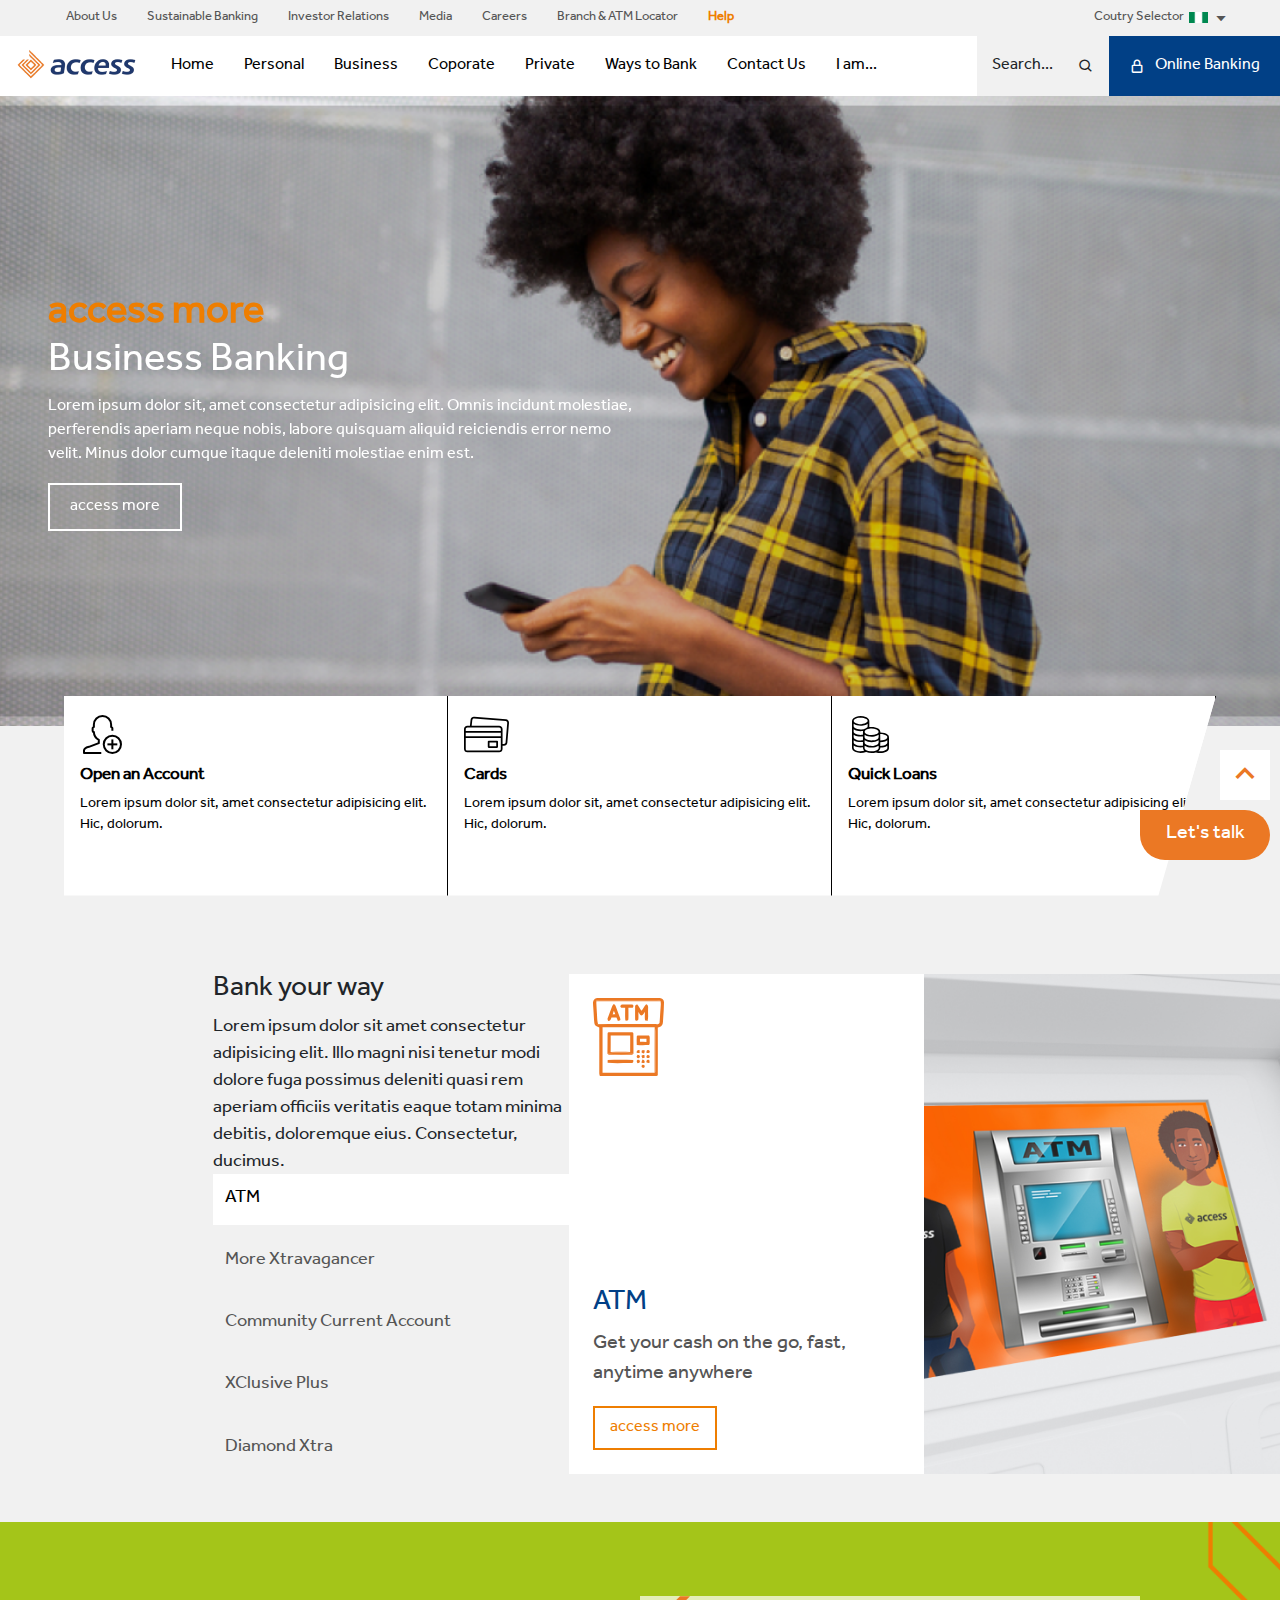
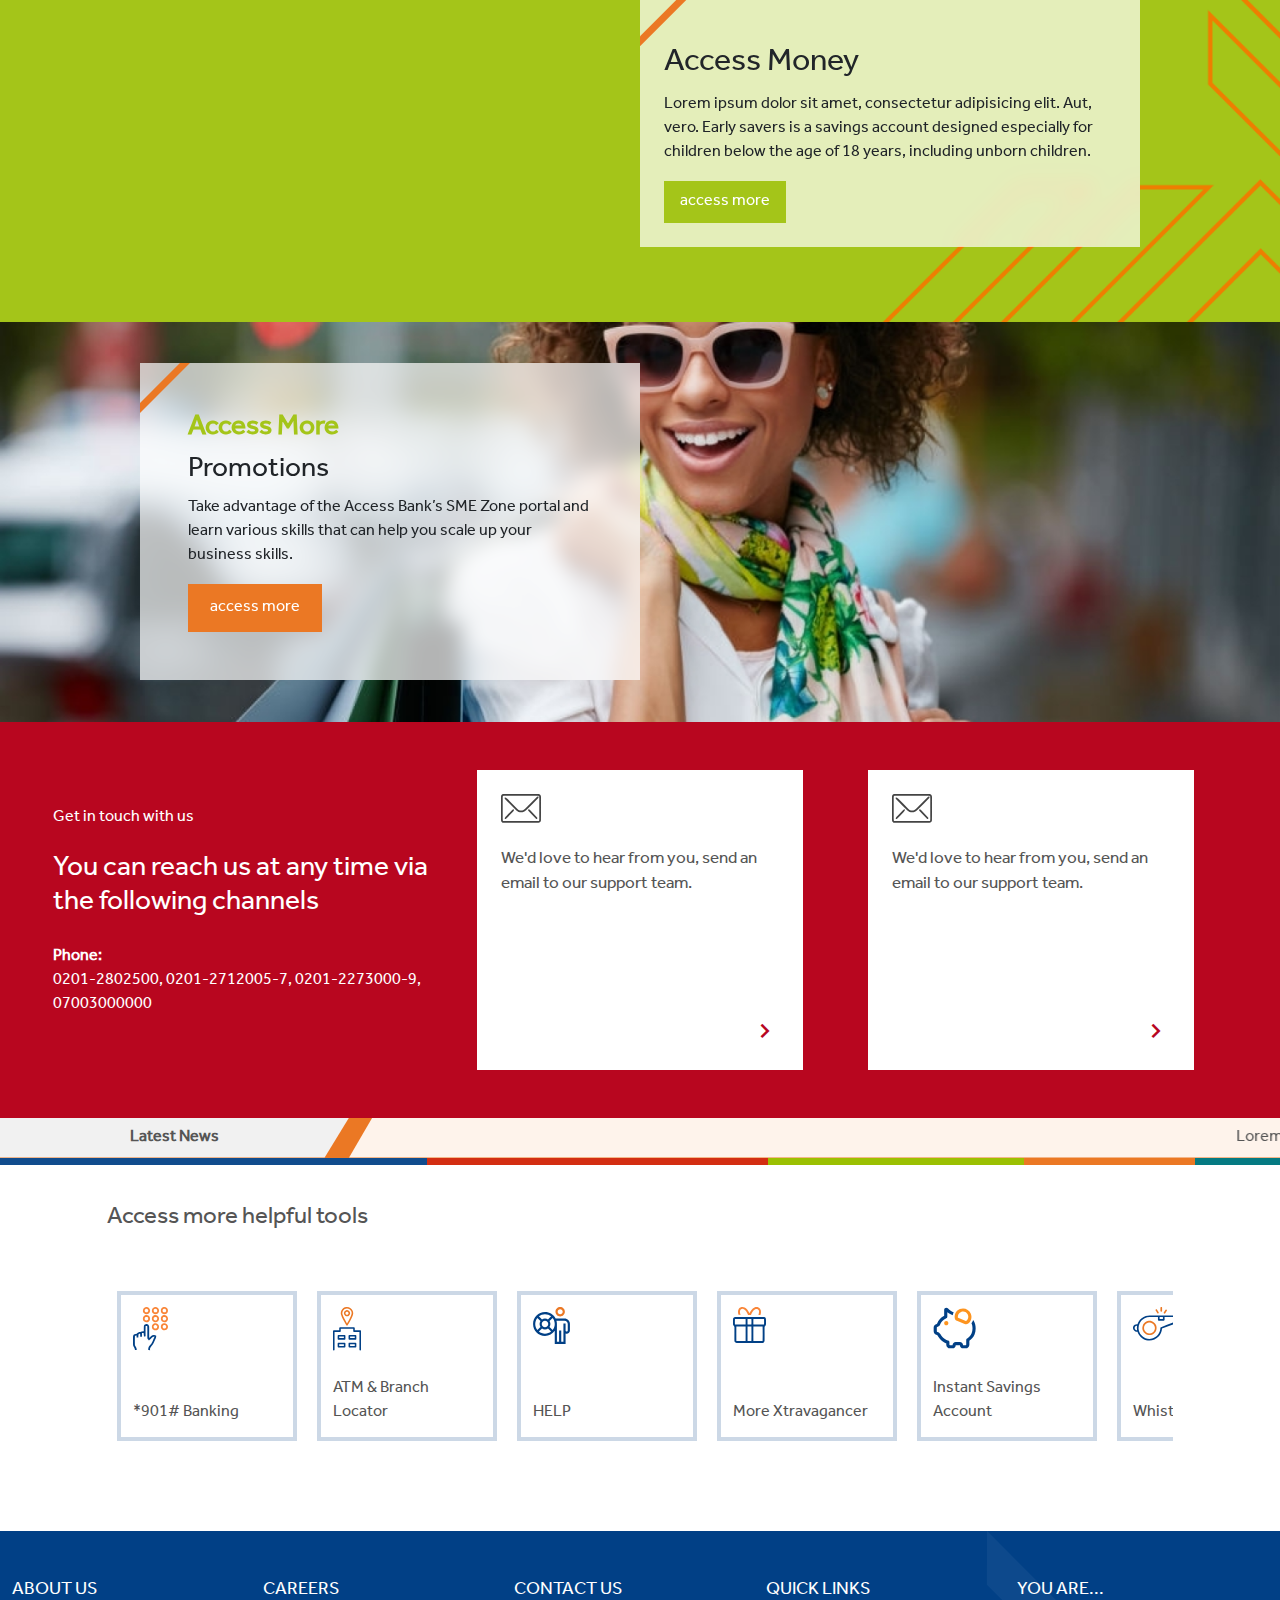
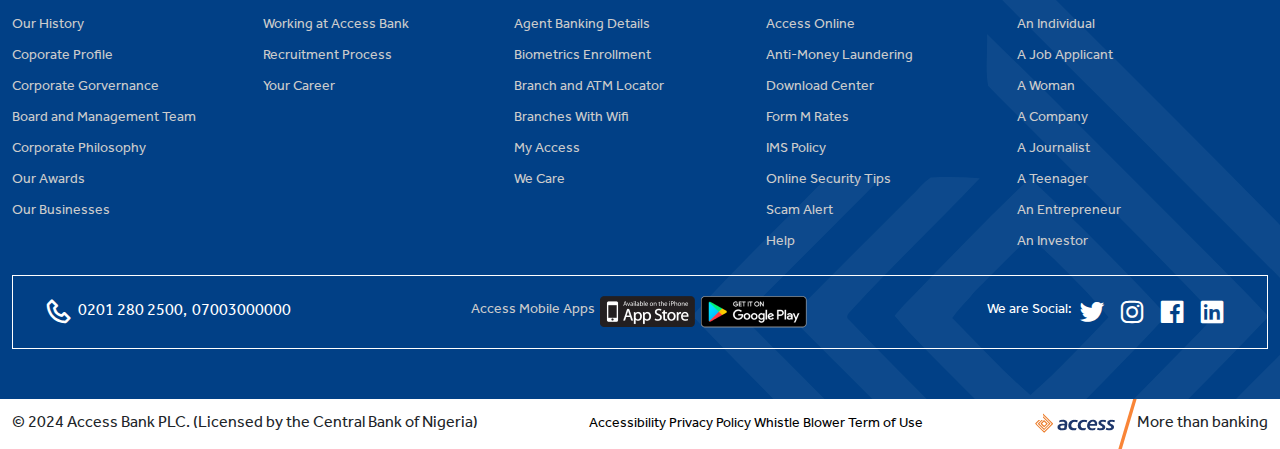
<file: pages/waysToBank.html>
<!DOCTYPE html>
<html lang="en">
<head>
  <meta charset="UTF-8">
  <meta name="viewport" content="width=device-width, initial-scale=1.0">
  <link href='https://unpkg.com/boxicons@2.1.4/css/boxicons.min.css' rel='stylesheet'>
  <link href="https://cdn.jsdelivr.net/npm/bootstrap@5.3.3/dist/css/bootstrap.min.css" rel="stylesheet" integrity="sha384-QWTKZyjpPEjISv5WaRU9OFeRpok6YctnYmDr5pNlyT2bRjXh0JMhjY6hW+ALEwIH" crossorigin="anonymous">
  <link rel="stylesheet" href="../css/waysToBank.css">
  <link rel="stylesheet" href="../css/components-css/footer.css">
  <link rel="stylesheet" href="../css/components-css/to-top.css">
  <link rel="stylesheet" href="../css/components-css/i-am.css">
  <link
    rel="stylesheet"
    href="https://cdnjs.cloudflare.com/ajax/libs/animate.css/4.1.1/animate.min.css"
  />
  <title>Ways To Bank</title>
</head>
<body>

  <div class="to-top">
    <a href="#top">
      <i class='bx bx-chevron-up'></i>
    </a>

    <a href="#">Let's talk</a>
  </div>
  
  <header>

    <!-- THIS IS THE CODE FOR INTERNET BANKING MENU DIV -->
    <!-- DESKTOP VIEW -->
    <div class="internet-banking-dsv animate__animated" id="internet-banking-dsv">
      <div class="ib-dsv-head">
        <h4 class="text-center">Internet Banking</h4>
      </div>

      <div class="ib-dsv-body">
        <button class="individual">
          <div class="d-flex justify-content-between align-items-center">
            <i class='bx bx-user'></i>
            <p>Individual</p>
          </div>

          <div class="d-flex justify-content-center align-items-center">
            <i class='bx bx-right-top-arrow-circle'></i>
          </div>
        </button>

        <button class="business">
          <div class="d-flex justify-content-between align-items-center">
            <i class='bx bx-user'></i>
            <p>Business</p>
          </div>

          <div class="d-flex justify-content-center align-items-center">
            <i class='bx bx-right-top-arrow-circle'></i>
          </div>
        </button>

        <div class="advert1">
          <img src="../images/advert.png" alt="">
        </div>


      </div>
    </div>


    <!-- THIS IS THE THE TOP NAV CODE -->
    <div class="top-nav d-flex justify-content-between align-items-center">
      <button class="tn-menu" id="middle-nav-open">
        <div></div>
        <div></div>
        <div></div>
        <div></div>
      </button>
      
      <div class="top-nav-left d-flex">
        <a class="tn-link" href="#">About Us</a>
        <a class="tn-link" href="#">Sustainable Banking</a>
        <a class="tn-link" href="#">Investor Relations</a>
        <a class="tn-link" href="#">Media</a>
        <a class="tn-link" href="#">Careers</a>
        <a class="tn-link" href="#">Branch & ATM Locator</a>
        <a style="font-weight: bold; color: rgb(238,126,1);" class="tn-link" href="#">Help</a>
      </div>

      <div class="top-nav-right d-flex justify-content-between align-items-center">
        <p>Coutry Selector</p>
        <img src="../images/nigeria.svg" alt="">
        <i class='bx bx-caret-down'></i>
      </div>
    </div>

    <!-- THIS IS THE CODE FOR THE MIDDLE NAV THAT ONLY SHOW ON MOBILE WHEN THE MENU ICON IS CLICKED -->
    <div class="middle-nav animate__animated" id="middle-nav">
      <ul>
        <li><a href="#">About Us</a></li>
        <li><a href="#">Sustainable Banking</a></li>
        <li><a href="#">Investor Relations</a></li>
        <li><a href="#">Media</a></li>
        <li><a href="#">Careers</a></li>
        <li><a href="#">Branch & ATM Locator</a></li>
        <li><a class="orange-link" href="#">HELP</a></li>
      </ul>
    </div>


    <!-- THIS IS THE CODE FOR THE BOTTOM NAV -->
    <div class="bottom-nav d-flex justify-content-between align-items-center">

      <div class="bn-logo-div mx-3">
        <a href="../index.html"><img src="../images/access-logo-2.png" alt=""></a>
      </div>

      <div class="bn-nav-div d-flex align-items-center">
        <a class="bn-link" href="../index.html">Home</a>
        <a class="bn-link" id="personal-banking-nd-control" href="./personal.html">Personal</a>
        <a class="bn-link" id="business-banking-nd-control" href="./business.html">Business</a>
        <a class="bn-link" id="corporate-banking-nd-control" href="#">Coporate</a>
        <a class="bn-link" id="private-banking-nd-control" href="#">Private</a>
        <a class="bn-link" id="ways-to-bank" href="./waysToBank.html">Ways to Bank</a>
        <a class="bn-link" id="contact-us" href="./contactUs.html">Contact Us</a>
        <a class="bn-link" id="iam-nd-control" href="#">I am...</a>
      </div>

      <div class="bn-search-div d-flex align-items-center justify-content-between">
        <p>Search...</p>
        <i class='bx bx-search'></i>
      </div>

      <button class="bn-online-banking d-flex align-items-center justify-content-between" id="internet-banking-dsv-control">
        <i class='bx bx-lock-alt' ></i>
        <p>Online Banking</p>
      </button>

      <div class="bn-mobile-nav-div d-flex align-items-center justify-content-between">
        <button class="bn-mobile-online-banking" id="internet-banking-mbv-control">
          <i id="x-or-lock" class='bx bx-lock-alt' ></i><p>Online Banking</p>
        </button>

        <button class="mobile-search-btn"><i class='bx bx-search'></i></button>

        <button class="bn-mobile-menu-btn" id="bottom-nav-mbv-control"><i id="bnm-icon" class='bx bx-menu' ></i></button>
      </div>
    </div>

    <!-- THIS IS THE CODE FOR THE INTERNET BANKING DROPDOWN THAT ONLY WORKS ON MOBILE WHEN YOU CLICK THE INTERNET BANKING BUTTON -->

    <div class="internet-banking-mbv animate__animated" id="internet-banking-mbv">
      <div class="ib-dsv-head">
        <h4 class="text-center">Internet Banking</h4>
      </div>

      <div class="ib-dsv-body">
        <button class="individual">
          <div class="d-flex justify-content-between align-items-center">
            <i class='bx bx-user'></i>
            <p>Individual</p>
          </div>

          <div class="d-flex justify-content-center align-items-center">
            <i class='bx bx-right-top-arrow-circle'></i>
          </div>
        </button>

        <button class="business">
          <div class="d-flex justify-content-between align-items-center">
            <i class='bx bx-user'></i>
            <p>Business</p>
          </div>

          <div class="d-flex justify-content-center align-items-center">
            <i class='bx bx-right-top-arrow-circle'></i>
          </div>
        </button>
      </div>
    </div>

    <!-- THIS IS THE CODE FOR THE NAVBAR DROPDOWN CAROUSEL THAT ONLY WORKS ON MOBILE WHEN YOU CLICK THE MENU BUTTON -->

    <div class="bottom-nav-mbv animate__animated" id="bottom-nav-mbv">


      <div class="accordion accordion-flush" id="accordionFlushExample">
        <!-- Accordion Item #1 -->
        <div class="accordion-item">
          <h2 class="accordion-header">
            <button class="accordion-button collapsed" type="button" data-bs-toggle="collapse" data-bs-target="#flush-collapseOne" aria-expanded="false" aria-controls="flush-collapseOne">
              PERSONAL
            </button>
          </h2>
          <div id="flush-collapseOne" class="accordion-collapse collapse" data-bs-parent="#accordionFlushExample">
            <div class="accordion-body">
              <ul class="nav-acc-ul">
                <li><a href="" class="inner-link">AGENCY BANKING</a></li>
                <li><a href="" class="inner-link">BACK TO SCHOOL</a></li>
                <li><a href="" class="inner-link">BANCASSURANCE</a></li>
                <li><a href="" class="inner-link">BORROWING</a></li>
                <li><a href="" class="inner-link">DIASPORA BANKING</a></li>
                <li><a href="" class="inner-link">EVERYDAY ACCOUNTS</a></li>
                <li><a href="" class="inner-link">KIDS & TEENS</a></li>
                <li><a href="" class="inner-link">MONEY TRANSFER</a></li>
                <li><a href="" class="inner-link">PROMOS & PROPOSITIONS</a></li>
                <li><a href="" class="inner-link">SAVING & INVESTING</a></li>
                <li><a href="" class="inner-link">THE "W" INITIATIVE</a></li>
              </ul>
            </div>
          </div>
        </div>
      
        <!-- Accordion Item #2 -->
        <div class="accordion-item">
          <h2 class="accordion-header">
            <button class="accordion-button collapsed" type="button" data-bs-toggle="collapse" data-bs-target="#flush-collapseTwo" aria-expanded="false" aria-controls="flush-collapseTwo">
              BUSINESS
            </button>
          </h2>
          <div id="flush-collapseTwo" class="accordion-collapse collapse" data-bs-parent="#accordionFlushExample">
            <div class="accordion-body">
              <ul class="nav-acc-ul">
                <li><a href="" class="inner-link">AGENCY BANKING</a></li>
                <li><a href="" class="inner-link">BACK TO SCHOOL</a></li>
                <li><a href="" class="inner-link">BANCASSURANCE</a></li>
                <li><a href="" class="inner-link">BORROWING</a></li>
                <li><a href="" class="inner-link">DIASPORA BANKING</a></li>
                <li><a href="" class="inner-link">EVERYDAY ACCOUNTS</a></li>
                <li><a href="" class="inner-link">KIDS & TEENS</a></li>
                <li><a href="" class="inner-link">MONEY TRANSFER</a></li>
                <li><a href="" class="inner-link">PROMOS & PROPOSITIONS</a></li>
                <li><a href="" class="inner-link">SAVING & INVESTING</a></li>
                <li><a href="" class="inner-link">THE "W" INITIATIVE</a></li>
              </ul>
            </div>
          </div>
        </div>
      
        <!-- Accordion Item #3 -->
        <div class="accordion-item">
          <h2 class="accordion-header">
            <button class="accordion-button collapsed" type="button" data-bs-toggle="collapse" data-bs-target="#flush-collapseThree" aria-expanded="false" aria-controls="flush-collapseThree">
              CORPERATE
            </button>
          </h2>
          <div id="flush-collapseThree" class="accordion-collapse collapse" data-bs-parent="#accordionFlushExample">
            <div class="accordion-body">
              <ul class="nav-acc-ul">
                <li><a href="" class="inner-link">AGENCY BANKING</a></li>
                <li><a href="" class="inner-link">BACK TO SCHOOL</a></li>
                <li><a href="" class="inner-link">BANCASSURANCE</a></li>
                <li><a href="" class="inner-link">BORROWING</a></li>
                <li><a href="" class="inner-link">DIASPORA BANKING</a></li>
                <li><a href="" class="inner-link">EVERYDAY ACCOUNTS</a></li>
                <li><a href="" class="inner-link">KIDS & TEENS</a></li>
                <li><a href="" class="inner-link">MONEY TRANSFER</a></li>
                <li><a href="" class="inner-link">PROMOS & PROPOSITIONS</a></li>
                <li><a href="" class="inner-link">SAVING & INVESTING</a></li>
                <li><a href="" class="inner-link">THE "W" INITIATIVE</a></li>
              </ul>
            </div>
          </div>
        </div>
      
        <!-- Accordion Item #4 -->
        <div class="accordion-item">
          <h2 class="accordion-header">
            <button class="accordion-button collapsed" type="button" data-bs-toggle="collapse" data-bs-target="#flush-collapseFour" aria-expanded="false" aria-controls="flush-collapseFour">
              PRIVATE
            </button>
          </h2>
          <div id="flush-collapseFour" class="accordion-collapse collapse" data-bs-parent="#accordionFlushExample">
            <div class="accordion-body">
              <ul class="nav-acc-ul">
                <li><a href="" class="inner-link">AGENCY BANKING</a></li>
                <li><a href="" class="inner-link">BACK TO SCHOOL</a></li>
                <li><a href="" class="inner-link">BANCASSURANCE</a></li>
                <li><a href="" class="inner-link">BORROWING</a></li>
                <li><a href="" class="inner-link">DIASPORA BANKING</a></li>
                <li><a href="" class="inner-link">EVERYDAY ACCOUNTS</a></li>
                <li><a href="" class="inner-link">KIDS & TEENS</a></li>
                <li><a href="" class="inner-link">MONEY TRANSFER</a></li>
                <li><a href="" class="inner-link">PROMOS & PROPOSITIONS</a></li>
                <li><a href="" class="inner-link">SAVING & INVESTING</a></li>
                <li><a href="" class="inner-link">THE "W" INITIATIVE</a></li>
              </ul>
            </div>
          </div>
        </div>
      
        <!-- Accordion Item #5 -->
        <div class="accordion-item">
          <h2 class="accordion-header">
            <button class="accordion-button collapsed" type="button" data-bs-toggle="collapse" data-bs-target="#flush-collapseFive" aria-expanded="false" aria-controls="flush-collapseFive">
              WAYS TO BANK
            </button>
          </h2>
          <div id="flush-collapseFive" class="accordion-collapse collapse" data-bs-parent="#accordionFlushExample">
            <div class="accordion-body">
              <ul class="nav-acc-ul">
                <li><a href="" class="inner-link">AGENCY BANKING</a></li>
                <li><a href="" class="inner-link">BACK TO SCHOOL</a></li>
                <li><a href="" class="inner-link">BANCASSURANCE</a></li>
                <li><a href="" class="inner-link">BORROWING</a></li>
                <li><a href="" class="inner-link">DIASPORA BANKING</a></li>
                <li><a href="" class="inner-link">EVERYDAY ACCOUNTS</a></li>
                <li><a href="" class="inner-link">KIDS & TEENS</a></li>
                <li><a href="" class="inner-link">MONEY TRANSFER</a></li>
                <li><a href="" class="inner-link">PROMOS & PROPOSITIONS</a></li>
                <li><a href="" class="inner-link">SAVING & INVESTING</a></li>
                <li><a href="" class="inner-link">THE "W" INITIATIVE</a></li>
              </ul>
            </div>
          </div>
        </div>
      
        <!-- Accordion Item #6 -->
        <div class="accordion-item">
          <h2 class="accordion-header">
            <button class="accordion-button collapsed" type="button" data-bs-toggle="collapse" data-bs-target="#flush-collapseSix" aria-expanded="false" aria-controls="flush-collapseSix">
              CONTACT US
            </button>
          </h2>
          <div id="flush-collapseSix" class="accordion-collapse collapse" data-bs-parent="#accordionFlushExample">
            <div class="accordion-body">
              <ul class="nav-acc-ul">
                <li><a href="" class="inner-link">AGENCY BANKING</a></li>
                <li><a href="" class="inner-link">BACK TO SCHOOL</a></li>
                <li><a href="" class="inner-link">BANCASSURANCE</a></li>
                <li><a href="" class="inner-link">BORROWING</a></li>
                <li><a href="" class="inner-link">DIASPORA BANKING</a></li>
                <li><a href="" class="inner-link">EVERYDAY ACCOUNTS</a></li>
                <li><a href="" class="inner-link">KIDS & TEENS</a></li>
                <li><a href="" class="inner-link">MONEY TRANSFER</a></li>
                <li><a href="" class="inner-link">PROMOS & PROPOSITIONS</a></li>
                <li><a href="" class="inner-link">SAVING & INVESTING</a></li>
                <li><a href="" class="inner-link">THE "W" INITIATIVE</a></li>
              </ul>
            </div>
          </div>
        </div>
      
        <!-- Accordion Item #7 -->
        <div class="accordion-item">
          <h2 class="accordion-header">
            <button class="accordion-button collapsed" type="button" data-bs-toggle="collapse" data-bs-target="#flush-collapseSeven" aria-expanded="false" aria-controls="flush-collapseSeven">
              I AM...
            </button>
          </h2>
          <div id="flush-collapseSeven" class="accordion-collapse collapse" data-bs-parent="#accordionFlushExample">
            <div class="accordion-body">
              <ul class="nav-acc-ul">
                <li><a href="" class="inner-link">AGENCY BANKING</a></li>
                <li><a href="" class="inner-link">BACK TO SCHOOL</a></li>
                <li><a href="" class="inner-link">BANCASSURANCE</a></li>
                <li><a href="" class="inner-link">BORROWING</a></li>
                <li><a href="" class="inner-link">DIASPORA BANKING</a></li>
                <li><a href="" class="inner-link">EVERYDAY ACCOUNTS</a></li>
                <li><a href="" class="inner-link">KIDS & TEENS</a></li>
                <li><a href="" class="inner-link">MONEY TRANSFER</a></li>
                <li><a href="" class="inner-link">PROMOS & PROPOSITIONS</a></li>
                <li><a href="" class="inner-link">SAVING & INVESTING</a></li>
                <li><a href="" class="inner-link">THE "W" INITIATIVE</a></li>
              </ul>
            </div>
          </div>
        </div>
      </div>
      
    </div>

    <!-- THIS IS THE CODE FOR THE MAJOR DROPDOWNS -->


    <div class="nav-drops-underlay" id="nav-drops-underlay">
      <div class="nav-drops" id="personal-banking-nd">
        <div class="nav-drops-head d-flex align-items-center">
          <h1>PERSONAL BANKING</h1>
        </div>

        <div class="nav-drops-body d-flex justify-content-between align-items-center">

          <div class="nav-drops-body-left">
            <ul class="nav-acc-ul">
              <li><a href="" class="inner-link">Agency Banking</a></li>
              <li><a href="" class="inner-link">Back to School</a></li>
              <li><a href="" class="inner-link">Bancassurance</a></li>
              <li><a href="" class="inner-link">Borrowing</a></li>
              <li><a href="" class="inner-link">Diaspora Banking</a></li>
              <li><a href="" class="inner-link">Everyday Accounts</a></li>
              <li><a href="" class="inner-link">Kids & Teens</a></li>
              <li><a href="" class="inner-link">Money Transfer</a></li>
              <li><a href="" class="inner-link">Promos & Propositions</a></li>
              <li><a href="" class="inner-link">Saving & Investing</a></li>
              <li><a href="" class="inner-link">The "W" Initiative</a></li>
            </ul>
          </div>

          <div class="nav-drops-body-right row">

            <div class="col"></div>

            <div class="ndbr-1 col">
              <h1>Agency Banking</h1>

              <p>Agency banking is bankng that's CLOSA to you</p>
            </div>

            <div class="ndbr-2 col">
              <img src="../images/agency-banking.png" alt="">
              <p>Lorem ipsum dolor, sit amet consectetur adipisicing elit. Autem, ullam. Repudiandae praesentium delectus minima quae pariatur?</p>
              <a href="#">access more</a>
            </div>

          </div>

        </div>

        <div class="nav-drops-footer d-flex justify-content-between align-items-center">
          <div>
            <a href="#"><i class='bx bx-phone'></i> Contact Us</a>
            <a href="#"><i class='bx bx-color'></i> Help & Support</a>
            <a href="#"><i class='bx bx-map-alt' ></i> Locate Us</a>
          </div>

          <div class="d-flex justify-content-between align-items-center">
            <svg width="19" height="50" viewBox="0 0 19 52" fill="none" xmlns="http://www.w3.org/2000/svg"><path d="M15.4054 0H19L3.59459 52H0L15.4054 0Z" fill="#F98537"></path></svg>
          <p>More than banking</p>
          </div>
        </div>
      </div>
    </div>


    
    
    <div class="nav-drops-underlay" id="nav-drops-underlay-2">
      <div class="nav-drops" id="business-banking-nd">
        <div class="nav-drops-head d-flex align-items-center">
          <h1>BUSINESS BANKING</h1>
        </div>

        <div class="nav-drops-body d-flex justify-content-between align-items-center">

          <div class="nav-drops-body-left">
            <ul class="nav-acc-ul">
              <li><a href="" class="inner-link">Business Accounts</a></li>
              <li><a href="" class="inner-link">CBN Healthcare Sector Loan</a></li>
              <li><a href="" class="inner-link">E-solutions and Services</a></li>
              <li><a href="" class="inner-link">Emerging Businesses</a></li>
              <li><a href="" class="inner-link">FX Products</a></li>
              <li><a href="" class="inner-link">FX Self Service Portal</a></li>
            </ul>
          </div>

          <div class="nav-drops-body-right row">

            <div class="ndbr-0 col">
              <a href="" class="inner-link">Corporate Account</a>
              <a href="" class="inner-link">Domicilliary Account</a>
            </div>

            <div class="ndbr-1 col">
              <h1>Business Accounts</h1>

              <p>Agency banking is bankng that's CLOSA to you</p>
            </div>

            <div class="ndbr-2 col">
              <img src="../images/business-accounts.png" alt="">
              <p>Lorem ipsum dolor, sit amet consectetur adipisicing elit. Autem, ullam. Repudiandae praesentium delectus minima quae pariatur?</p>
              <a href="#">access more</a>
            </div>

          </div>

        </div>

        <div class="nav-drops-footer d-flex justify-content-between align-items-center">
          <div>
            <a href="#"><i class='bx bx-phone'></i> Contact Us</a>
            <a href="#"><i class='bx bx-color'></i> Help & Support</a>
            <a href="#"><i class='bx bx-map-alt' ></i> Locate Us</a>
          </div>

          <div class="d-flex justify-content-between align-items-center">
            <svg width="19" height="50" viewBox="0 0 19 52" fill="none" xmlns="http://www.w3.org/2000/svg"><path d="M15.4054 0H19L3.59459 52H0L15.4054 0Z" fill="#F98537"></path></svg>
          <p>More than banking</p>
          </div>
        </div>
      </div>
    </div>



    
    <div class="nav-drops-underlay" id="nav-drops-underlay-3">
      <div class="nav-drops" id="corporate-banking-nd">
        <div class="nav-drops-head d-flex align-items-center">
          <h1>CORPORATE BANKING</h1>
        </div>

        <div class="nav-drops-body d-flex justify-content-between align-items-center">

          <div class="nav-drops-body-left">
            <ul class="nav-acc-ul">
              <li><a href="" class="inner-link">Corporate Sector</a></li>
              <li><a href="" class="inner-link">Distibutors Forum</a></li>
              <li><a href="" class="inner-link">Economic Research</a></li>
              <li><a href="" class="inner-link">Exporters Forum</a></li>
              <li><a href="" class="inner-link">Loans</a></li>
              <li><a href="" class="inner-link">Products & Service</a></li>
            </ul>
          </div>

          <div class="nav-drops-body-right row">

            <div class="ndbr-0 col">
              <a href="" class="inner-link">Airline Payments</a>
              <a href="" class="inner-link">Asian Coporates</a>
              <a href="" class="inner-link">Airline Payments</a>
              <a href="" class="inner-link">Asian Coporates</a>
              <a href="" class="inner-link">Airline Payments</a>
              <a href="" class="inner-link">Asian Coporates</a>
              <a href="" class="inner-link">Airline Payments</a>
              <a href="" class="inner-link">Asian Coporates</a>
              <a href="" class="inner-link">Airline Payments</a>
              <a href="" class="inner-link">Asian Coporates</a>
              <a href="" class="inner-link">Airline Payments</a>
              <a href="" class="inner-link">Asian Coporates</a>
            </div>

            <div class="ndbr-1 col">
              <h1>Corporate Sector</h1>

              <p>We have the specialised knowledge and expertise to help you navigate the financial complexity of your industry.</p>
            </div>

            <div class="ndbr-2 col">
              
              <p>Lorem ipsum dolor, sit amet consectetur praesentium delectus minima quae pariatur?</p>
              <a href="#">access more</a>
            </div>

          </div>

        </div>

        <div class="nav-drops-footer d-flex justify-content-between align-items-center">
          <div>
            <a href="#"><i class='bx bx-phone'></i> Contact Us</a>
            <a href="#"><i class='bx bx-color'></i> Help & Support</a>
            <a href="#"><i class='bx bx-map-alt' ></i> Locate Us</a>
          </div>

          <div class="d-flex justify-content-between align-items-center">
            <svg width="19" height="50" viewBox="0 0 19 52" fill="none" xmlns="http://www.w3.org/2000/svg"><path d="M15.4054 0H19L3.59459 52H0L15.4054 0Z" fill="#F98537"></path></svg>
          <p>More than banking</p>
          </div>
        </div>
      </div>
    </div>


    <div class="nav-drops-underlay" id="nav-drops-underlay-4">
      <div class="nav-drops" id="private-banking-nd">
        <div class="nav-drops-head d-flex align-items-center">
          <h1>PRIVATE BANKING</h1>
        </div>

        <div class="nav-drops-body d-flex justify-content-between align-items-center">

          <div class="nav-drops-body-left">
            <ul class="nav-acc-ul">
              <li><a href="" class="inner-link">About the Access Private Bank</a></li>
              <li><a href="" class="inner-link">Access Medicair</a></li>
              <li><a href="" class="inner-link">American Express (AMEX) Card</a></li>
              <li><a href="" class="inner-link">Black Card</a></li>
              <li><a href="" class="inner-link">Exclusive Private Banker</a></li>
              <li><a href="" class="inner-link">Investment Management</a></li>
              <li><a href="" class="inner-link">Our Products & Service</a></li>
            </ul>
          </div>

          <div class="nav-drops-body-right row">

            <div class="ndbr-0 col">
              <a href="" class="inner-link">Airline Payments</a>
              <a href="" class="inner-link">Asian Coporates</a>
              <a href="" class="inner-link">Airline Payments</a>
              <a href="" class="inner-link">Asian Coporates</a>
              <a href="" class="inner-link">Airline Payments</a>
              <a href="" class="inner-link">Asian Coporates</a>
              <a href="" class="inner-link">Airline Payments</a>
              <a href="" class="inner-link">Asian Coporates</a>
              <a href="" class="inner-link">Airline Payments</a>
              <a href="" class="inner-link">Asian Coporates</a>
              <a href="" class="inner-link">Airline Payments</a>
              <a href="" class="inner-link">Asian Coporates</a>
            </div>

            <div class="ndbr-1 col">
              <h1>About the Private Bank</h1>

              <p>We help you identify the right financial strategy, and provide you with the services and products you require today and in the future.</p>
            </div>

            <div class="ndbr-2 col">
              <img src="../images/private-bank.png" alt="">
              <p>Introducing the Access Bank American Express® Platinum Card and the American Express® Gold Card.</p>
              <a href="#">access more</a>
            </div>

          </div>

        </div>

        <div class="nav-drops-footer d-flex justify-content-between align-items-center">
          <div>
            <a href="#"><i class='bx bx-phone'></i> Contact Us</a>
            <a href="#"><i class='bx bx-color'></i> Help & Support</a>
            <a href="#"><i class='bx bx-map-alt' ></i> Locate Us</a>
          </div>

          <div class="d-flex justify-content-between align-items-center">
            <svg width="19" height="50" viewBox="0 0 19 52" fill="none" xmlns="http://www.w3.org/2000/svg"><path d="M15.4054 0H19L3.59459 52H0L15.4054 0Z" fill="#F98537"></path></svg>
          <p>More than banking</p>
          </div>
        </div>
      </div>
    </div>


    <div class="nav-drops-underlay" id="nav-drops-underlay-5">
      <div class="nav-drops" id="iam-nd">

        <div class="nav-drops-head iam-drop-head d-flex align-items-center">
          <h1>PRIVATE BANKING</h1>
        </div>

        <div class="iam-drop-body">

          <div class="one-iam-box">
            <a href="">

              <div>
                <p class="iam-init">A Company</p>
              </div>
 
              <p class="iam-end">access more <i class="bx bx-chevron-right"></i></p>

            </a>
          </div>


          <div class="one-iam-box">
            <a href="">

              <div>
                <p class="iam-init">An Entrepreneur</p>
              </div>
 
              <p class="iam-end">access more <i class="bx bx-chevron-right"></i></p>

            </a>
          </div>


          <div class="one-iam-box">
            <a href="">

              <div>
                <p class="iam-init">An Individual</p>
              </div>
 
              <p class="iam-end">access more <i class="bx bx-chevron-right"></i></p>

            </a>
          </div>


          <div class="one-iam-box">
            <a href="">

              <div>
                <p class="iam-init">An Investor</p>
              </div>
 
              <p class="iam-end">access more <i class="bx bx-chevron-right"></i></p>

            </a>
          </div>


          <div class="one-iam-box">
            <a href="">

              <div>
                <p class="iam-init">A Job Applicant</p>
              </div>
 
              <p class="iam-end">access more <i class="bx bx-chevron-right"></i></p>

            </a>
          </div>


          <div class="one-iam-box">
            <a href="">

              <div>
                <p class="iam-init">A Journalist</p>
              </div>
 
              <p class="iam-end">access more <i class="bx bx-chevron-right"></i></p>

            </a>
          </div>


          <div class="one-iam-box">
            <a href="">

              <div>
                <p class="iam-init">A Teenager</p>
              </div>
 
              <p class="iam-end">access more <i class="bx bx-chevron-right"></i></p>

            </a>
          </div>


          <div class="one-iam-box">
            <a href="">

              <div>
                <p class="iam-init">A Woman</p>
              </div>
 
              <p class="iam-end">access more <i class="bx bx-chevron-right"></i></p>

            </a>
          </div>




        </div>


      </div>

    </div>



  </header>

  


  <section id="top" class="section-one">
    <div>
      <div
        id="carouselExampleIndicators"
        class="carousel slide"
        data-bs-ride="carousel"
        data-bs-interval="3000"
        data-bs-pause="false"
      >
        <!-- Indicators -->
        <div class="carousel-indicators">
          <button
            type="button"
            data-bs-target="#carouselExampleIndicators"
            data-bs-slide-to="0"
            class="active"
            aria-current="true"
            aria-label="Slide 1"
          ></button>
          
        </div>

        <!-- Carousel items -->
        <div class="carousel-inner">
          <!-- First item -->
          <div class="carousel-item active hero-carousel-item">
            <div class="car-bg d-flex align-items-center p-5">
              <div class="car-content d-none d-lg-block col-6">
                <h1 style="color: white; font-weight: 200;"><span style="font-weight: 1000; color: rgb(238,126,1);">access more</span><br> Business Banking</h1>
                <p style="color: white;">
                  Lorem ipsum dolor sit, amet consectetur adipisicing elit.
                  Omnis incidunt molestiae, perferendis aperiam neque nobis,
                  labore quisquam aliquid reiciendis error nemo velit. Minus
                  dolor cumque itaque deleniti molestiae enim est.
                </p>

                <button class="access-more-white">access more</button>
              </div>
            </div>

            <div
              class="car-content d-block d-lg-none col-10 col-md-8 mx-auto my-3"
            >
            <h1 class="text-center" style="color: black; font-weight: 200;"><span style="font-weight: 1000; color: rgb(238,126,1);">access more</span><br> Business Banking</h1>
              <p class="text-center">
                Lorem ipsum dolor sit, amet consectetur adipisicing elit.
                Omnis incidunt molestiae, perferendis aperiam neque nobis,
                labore quisquam aliquid reiciendis error nemo velit. Minus
                dolor cumque itaque deleniti molestiae enim est.
              </p>

              <button class="access-more-blue mx-auto text-center">
                access more
              </button>
            </div>
          </div>

          <!-- Second item -->
          

          <!-- Third item -->
          
        </div>
      </div>
    </div>
  </section>


  <section class="section-two">
    <!-- THIS IS THE FOUR CARDS IN MOBILE VIEW -->

    <div class="s2-cards">
      <div
        id="carouselExample"
        class="carousel slide"
        data-bs-ride="carousel"
      >
        

        <!-- Carousel Items -->
        <div class="carousel-inner">
          <!-- Item 1 -->
          <div class="carousel-item active">
            <div class="one-s2-card p-3">
              <a href="">
                <img src="../images/create-account.svg" alt="" />
                <h5>Open an Account</h5>
                <p>
                  Lorem ipsum dolor sit, amet consectetur adipisicing elit. Hic,
                  dolorum.
                </p>
              </a>
            </div>
          </div>

          <!-- Item 2 -->
          <div class="carousel-item">
            <div class="one-s2-card p-3">
              <a href="">
                <img src="../images/cards.svg" alt="" />
                <h5>Cards</h5>
                <p>
                  Lorem ipsum dolor sit, amet consectetur adipisicing elit. Hic,
                  dolorum.
                </p>
              </a>
            </div>
          </div>

          <!-- Item 3 -->
          <div class="carousel-item">
            <div class="one-s2-card p-3">
              <a href="">
                <img src="../images/quick-loans.svg" alt="" />
                <h5>Quick Loans</h5>
                <p>
                  Lorem ipsum dolor sit, amet consectetur adipisicing elit. Hic,
                  dolorum.
                </p>
              </a>
            </div>
          </div>

        </div>
      </div>
    </div>

    <!-- THIS IS THE FOUR CARDS IN TABLET VIEW -->

    <div class="s2-cards d-none d-md-block d-lg-none">
      <div id="simpleCarousel" class="carousel slide" data-bs-ride="carousel">
        <!-- Indicators -->
        <div class="carousel-indicators">
          <button
            type="button"
            data-bs-target="#simpleCarousel"
            data-bs-slide-to="0"
            class="active"
            aria-current="true"
            aria-label="Slide 1"
          ></button>
          <button
            type="button"
            data-bs-target="#simpleCarousel"
            data-bs-slide-to="1"
            aria-label="Slide 2"
          ></button>
        </div>

        <!-- Carousel items -->
        <div class="carousel-inner">
          <!-- Item 1 -->
          <div class="carousel-item active d-flex">
            <div class="d-flex">
              <div class="one-s2-card p-3">
                <a href="">
                  <img src="../images/create-account.svg" alt="" />
                  <h5>Open an Account</h5>
                  <p>
                    Lorem ipsum dolor sit, amet consectetur adipisicing elit. Hic,
                    dolorum.
                  </p>
                </a>
              </div>
              
              <div class="one-s2-card p-3">
                <a href="">
                  <img src="../images/cards.svg" alt="" />
                  <h5>Cards</h5>
                  <p>
                    Lorem ipsum dolor sit, amet consectetur adipisicing elit. Hic,
                    dolorum.
                  </p>
                </a>
              </div>
            </div>
          </div>

          <!-- Item 2 -->
          <div class="carousel-item">
            <div class="d-flex">
              

              <div class="one-s2-card p-3">
                <a href="">
                  <img src="../images/quick-loans.svg" alt="" />
                  <h5>Quick Loans</h5>
                  <p>
                    Lorem ipsum dolor sit, amet consectetur adipisicing elit. Hic,
                    dolorum.
                  </p>
                </a>
              </div>


              <div class="one-s2-card p-3">
                <a href="">
                  <img src="../images/create-account.svg" alt="" />
                  <h5>Open an Account</h5>
                  <p>
                    Lorem ipsum dolor sit, amet consectetur adipisicing elit. Hic,
                    dolorum.
                  </p>
                </a>
              </div>
            </div>
          </div>
        </div>
      </div>
    </div>

    <!-- THIS IS THE FOUR CARDS IN DEKTOP VIEW -->
    <div class="d-none s2-cards d-lg-flex justify-content-between">
      <div class="one-s2-card p-3">
        <a href="">
          <img src="../images/create-account.svg" alt="" />
          <h5>Open an Account</h5>
          <p>
            Lorem ipsum dolor sit, amet consectetur adipisicing elit. Hic,
            dolorum.
          </p>
        </a>
      </div>


      <div class="one-s2-card p-3">
        <a href="">
          <img src="../images/cards.svg" alt="" />
          <h5>Cards</h5>
          <p>
            Lorem ipsum dolor sit, amet consectetur adipisicing elit. Hic,
            dolorum.
          </p>
        </a>
      </div>

      <div class="one-s2-card p-3">
        <a href="">
          <img src="../images/quick-loans.svg" alt="" />
          <h5>Quick Loans</h5>
          <p>
            Lorem ipsum dolor sit, amet consectetur adipisicing elit. Hic,
            dolorum.
          </p>
        </a>
      </div>

      
    </div>
  </section>


  <section class="section-three d-flex justify-content-center justify-content-lg-end py-5">

    <div class="s3-container d-lg-flex col-11 col-lg-10">

      <div class="s3-tabs mx-auto col-12 col-lg-4">
        <div>
          <h3>Bank your way</h3>

          <p>Lorem ipsum dolor sit amet consectetur adipisicing elit. Illo magni nisi tenetur modi dolore fuga possimus deleniti quasi rem aperiam officiis veritatis eaque totam minima debitis, doloremque eius. Consectetur, ducimus.</p>
        </div>

        <div class="nav flex-column justify-content-between nav-pills me-3" id="v-pills-tab" role="tablist" aria-orientation="vertical">
          <button class="nav-link active" id="v-pills-home-tab" data-bs-toggle="pill" data-bs-target="#v-pills-home" type="button" role="tab" aria-controls="v-pills-home" aria-selected="true">ATM</button>
          <button class="nav-link" id="v-pills-profile-tab" data-bs-toggle="pill" data-bs-target="#v-pills-profile" type="button" role="tab" aria-controls="v-pills-profile" aria-selected="false">More Xtravagancer</button>
          <button class="nav-link" id="v-pills-disabled-tab" data-bs-toggle="pill" data-bs-target="#v-pills-disabled" type="button" role="tab" aria-controls="v-pills-disabled" aria-selected="false">Community Current Account</button>
          <button class="nav-link" id="v-pills-messages-tab" data-bs-toggle="pill" data-bs-target="#v-pills-messages" type="button" role="tab" aria-controls="v-pills-messages" aria-selected="false">XClusive Plus</button>
          <button class="nav-link" id="v-pills-settings-tab" data-bs-toggle="pill" data-bs-target="#v-pills-settings" type="button" role="tab" aria-controls="v-pills-settings" aria-selected="false">Diamond Xtra</button>
        </div>
      </div>


      <div class="s3-tab-views mx-auto col-12 col-lg-4">

        <div class="p-4">
          <img src="../images/atm.svg" alt="">
        </div>

        <div class="tab-content" id="v-pills-tabContent">
          <div class="tab-pane fade show active p-4" id="v-pills-home" role="tabpanel" aria-labelledby="v-pills-home-tab" tabindex="0">
            <h3>ATM</h3>

            <p>Get your cash on the go, fast, anytime anywhere</p>

            <button class="access-more-trans-orange">access more</button>
          </div>
          <div class="tab-pane fade p-4" id="v-pills-profile" role="tabpanel" aria-labelledby="v-pills-profile-tab" tabindex="0">
            <h3>More Xtravagancer</h3>

            <p>Enjoy more amazing offers as the year winds down.</p>

            <button class="access-more-trans-orange">access more</button>
          </div>
          <div class="tab-pane fade p-4" id="v-pills-disabled" role="tabpanel" aria-labelledby="v-pills-disabled-tab" tabindex="0">
            <h3>Community Account</h3>

            <p>SPECIFICALLY for REGISTERED
              Non-Government and Profits Organizations.</p>

            <button class="access-more-trans-orange">access more</button>
          </div>
          <div class="tab-pane fade p-4" id="v-pills-messages" role="tabpanel" aria-labelledby="v-pills-messages-tab" tabindex="0">
            <h3>XClusive Plus</h3>

            <p>The XclusivePLUS is a lifestyle service designed for you. </p>

            <button class="access-more-trans-orange">access more</button>
          </div>
          <div class="tab-pane fade p-4" id="v-pills-settings" role="tabpanel" aria-labelledby="v-pills-settings-tab" tabindex="0">
            <h3>DiamondXtra</h3>

            <p>Open a DiamondXtra account today and enjoy more than just banking.</p>

            <button class="access-more-trans-orange">access more</button>
          </div>
        </div>

      </div>


      <div class="s3-img mx-auto col-12 col-lg-4">

      </div>

    </div>

  </section>
  

  <section class="section-four d-flex justify-content-center justify-content-md-end align-items-center">

    <!-- <div class="wahala col-11 mx-auto mx-md-0 col-md-6 col-lg-5">

    </div> -->

    <div class="sme-card col-11 mx-auto mx-md-0 col-md-6 col-lg-5">
  
      <div class="slant">
  
      </div>
  
      <div class="sme-content mx-4 mb-4">
        
  
        <h2>Access Money</h2>
  
        <p>Lorem ipsum dolor sit amet, consectetur adipisicing elit. Aut, vero. Early savers is a savings account designed especially for children below the age of 18 years, including unborn children.</p>
  
        <button class="access-more-green">access more</button>
  
      </div>
  
    </div>
  
  </section>



  <section class="section-five d-flex justify-content-center justify-content-md-start align-items-center">

    <div class="sme-card col-11 mx-auto mx-md-0 col-md-6 col-lg-5">

      <div class="slant">

      </div>

      <div class="sme-content mx-5 mb-5">
        <h3>Access More</h3>

        <h3>Promotions</h3>

        <p>Take advantage of the Access Bank’s SME Zone portal and learn various skills that can help you scale up your business skills.</p>

        <button class="access-more-orange">access more</button>

      </div>

    </div>

  </section>


  <section class="section-six">

    <div class="s6-container d-lg-flex align-items-center col-11 mx-auto">

      <div class="s6-text col-11 mx-auto col-md-5 col-xl-4">
        <p class="text-center text-lg-start">Get in touch with us</p>

        <h3 class="text-lg-start my-4">You can reach us at any time via the following channels</h3>

        <p class="text-center text-lg-start"><span class="fw-bold">Phone:</span><br>0201-2802500, 0201-2712005-7, 0201-2273000-9, 07003000000</p>
      </div>

      <div class="s6-cards col-11 d-md-flex justify-content-between d-lg-block d-xl-flex mx-auto col-lg-7 col-xl-8">

        <div class="one-s6-card mx-auto col-11 col-md-5 col-lg-10 col-xl-5 my-2 p-4">
          <div>
            <img src="../images/envelope-1.svg" alt="">

            <p class="turn-red">We'd love to hear from you, send an email to our support team.</p>
          </div>
          
          <div>
            <i class="bx bx-chevron-right"></i>
          </div>

        </div>

        <div class="one-s6-card mx-auto col-11 col-md-5 col-lg-10 col-xl-5 my-2 p-4">

          <div>
            <img src="../images/envelope-1.svg" alt="">

            <p class="turn-red">We'd love to hear from you, send an email to our support team.</p>
          </div>

          <div>
            <i class="bx bx-chevron-right"></i>
          </div>

        </div>

      </div>
    </div>

  </section>




  <div class="news-div">
    <div class="news d-flex">
      <div class="news-left">
        <p>Latest News</p>
      </div>

      <div class="news-right">
        <marquee behavior="" direction="left">
          <p>
            Lorem ipsum dolor sit, amet consectetur adipisicing elit. Harum,
            voluptatum?
          </p>
          <p>
            Lorem ipsum dolor sit, amet consectetur adipisicing elit. Harum,
            voluptatum?
          </p>
          <p>
            Lorem ipsum dolor sit, amet consectetur adipisicing elit. Harum,
            voluptatum?
          </p>
          <p>
            Lorem ipsum dolor sit, amet consectetur adipisicing elit. Harum,
            voluptatum?
          </p>
          <p>
            Lorem ipsum dolor sit, amet consectetur adipisicing elit. Harum,
            voluptatum?
          </p>
          <p>
            Lorem ipsum dolor sit, amet consectetur adipisicing elit. Harum,
            voluptatum?
          </p>
        </marquee>
      </div>
    </div>

    <div class="news-bottom-lines d-flex">
      <div class="blue-line"></div>
      <div class="red-line"></div>
      <div class="green-line"></div>
      <div class="yellow-line"></div>
      <div class="purple-line"></div>
    </div>
  </div>



  <section class="section-eight">

    <div class="s8-top col-11 col-md-10 mx-auto">
      <h4 style="color: #555555;">Access more helpful tools</h4>
    </div>


    <div class="s8-main col-11 col-md-10 mx-auto d-flex align-items-center justify-content-between">

      <div class="one-s8-box">
        <a href="">

          <div>
            <svg class="tool-icon" fill="none" height="44" viewBox="0 0 35 44" width="35" xmlns="http://www.w3.org/2000/svg"> <path d="M12.4408 0.184151C14.8343 -0.689534 17.5651 1.71208 17.0205 4.21123C16.7239 6.92981 13.0097 8.20986 11.0795 6.29588C8.9664 4.60947 9.84416 0.838398 12.4408 0.184151ZM12.3799 2.20379C10.9698 3.09372 11.8597 5.67415 13.5705 5.34499C14.5824 5.48722 15.009 4.54851 15.3707 3.8008C15.2122 3.32941 15.0619 2.86616 14.9156 2.39884C14.176 1.92746 13.1316 1.53328 12.3799 2.20379Z" fill="#F98537"></path> <path d="M21.3972 0.192201C23.62 -0.648974 26.2776 1.40316 26.0176 3.77633C26.1151 6.68997 22.0433 8.42515 20.044 6.26735C17.9837 4.58906 18.7599 0.801749 21.3972 0.192201ZM20.6535 2.74417C20.6251 3.65443 20.7348 4.57688 21.3972 5.2677C22.2953 5.3002 23.5794 5.56434 24.0101 4.50373C24.6928 3.42686 23.7744 1.8136 22.5025 1.85423C21.7548 1.75264 21.2265 2.38251 20.6535 2.74417Z" fill="#F98537"></path> <path d="M29.9673 0.334446C32.2714 -0.823694 35.2582 1.23658 34.9615 3.79668C35.0672 6.60467 31.2595 8.34797 29.1952 6.42587C27.078 4.9467 27.5372 1.23658 29.9673 0.334446ZM29.6219 3.3578C29.2115 5.24334 32.1454 6.16579 32.9541 4.50782C33.5636 3.62601 32.9297 2.66292 32.4055 1.93553C31.2677 1.71609 29.7804 1.96397 29.6219 3.3578Z" fill="#F98537"></path> <path d="M11.7092 8.54714C14.0174 7.1208 17.3862 9.13637 17.0529 11.8834C17.0733 14.6386 13.42 16.3575 11.3273 14.5491C9.23855 13.1553 9.50269 9.68497 11.7092 8.54714ZM12.5545 10.0222C12.2781 10.3473 12.0059 10.6724 11.7336 10.9975C11.7336 11.3551 11.7336 12.0663 11.7336 12.4239C12.0059 12.7327 12.2781 13.0415 12.5504 13.3544C13.416 13.4601 14.2775 13.3504 15.0211 12.8587C15.395 11.8631 15.1552 10.9122 14.57 10.0588C13.8955 10.0548 13.225 10.0385 12.5545 10.0222Z" fill="#F98537"></path> <path d="M20.665 8.55505C22.8269 7.17747 26.025 8.94515 26.0331 11.5093C26.2891 13.9678 23.4811 16.024 21.2136 15.0569C18.3894 14.2238 18.048 9.87573 20.665 8.55505ZM20.6488 10.9729C20.665 11.3346 20.6935 12.0538 20.7057 12.4155C20.9861 12.7325 21.2624 13.0494 21.5468 13.3745C22.8797 13.7646 24.4117 12.9885 24.2614 11.4524C24.0216 9.62379 21.4534 9.50188 20.6488 10.9729Z" fill="#F98537"></path> <path d="M29.9098 16.4958C32.096 15.3376 35.03 17.15 34.969 19.6207C35.3063 22.2377 32.0188 24.2492 29.7798 22.9448C27.1424 21.8151 27.2522 17.5523 29.9098 16.4958ZM30.4096 18.2594C29.1702 19.0071 29.4872 21.0024 30.8079 21.4616C32.1164 21.9736 33.6036 20.5513 33.1241 19.2225C32.8397 18.0318 31.3727 17.7677 30.4096 18.2594Z" fill="#F98537"></path> <path d="M10.9291 18.8523C11.3761 17.5276 13.034 16.6214 14.3751 17.1822C15.4235 17.4951 16.1509 18.5313 16.1549 19.6203C16.2687 23.4158 16.0533 27.2153 16.2565 31.0108C17.5447 29.6901 18.8125 27.7924 20.8891 27.8939C21.7668 27.8208 22.4861 28.3856 23.2054 28.8001C23.441 31.0229 21.8928 32.8556 21.2101 34.8672C20.4787 37.0615 18.8938 38.7561 17.5284 40.5563C16.8051 41.3446 17.053 42.4662 17.0774 43.4333C16.6263 42.9132 15.8745 43.1204 15.2812 43.0351C15.0293 41.3812 15.5779 39.7964 16.732 38.6057C19.1376 36.1066 20.1089 32.7093 21.5068 29.625C18.9507 29.5234 18.1136 32.5346 15.9639 33.388C15.3137 32.6972 14.371 32.0917 14.3669 31.0351C14.2044 27.0081 14.4929 22.9688 14.2287 18.9417C13.6883 18.9702 13.1559 18.9905 12.6277 19.0311C12.4936 22.4283 12.5708 25.8296 12.583 29.2268C12.0791 29.4462 11.5549 29.5478 11.0144 29.5316C10.795 28.3491 10.7909 27.1381 10.6324 25.9515C10.2179 25.984 9.38894 26.0531 8.97851 26.0856C8.95413 27.2681 8.95413 28.4507 8.95413 29.6372C8.3649 29.6372 7.7838 29.6454 7.2027 29.6576C7.2027 28.8489 7.22709 28.0402 7.16207 27.2397C6.81666 26.5245 6.12584 27.0446 5.58944 27.1462C5.35781 28.2434 5.30092 29.365 5.32936 30.4865C4.74826 30.4825 4.17122 30.4825 3.59824 30.4865C3.59824 29.8526 3.59825 29.2227 3.60231 28.5929C3.08216 28.8408 1.88745 28.5279 1.92402 29.4015C1.82649 32.3355 1.82243 35.2898 1.92402 38.2278C2.64329 39.7964 3.97615 41.1739 3.66325 43.0514C3.09028 43.0595 2.52543 43.0676 1.96058 43.0838C1.99715 41.7347 1.18849 40.666 0.538304 39.5688C-0.20128 38.3375 0.0506709 36.8583 0.0100344 35.497C0.0669255 33.3026 -0.0874961 31.1042 0.0831771 28.918C0.538306 27.2925 2.28161 26.8577 3.76484 26.7927C4.4516 25.411 5.93485 25.1185 7.33681 25.025C8.38929 24.4114 9.55148 24.1391 10.7746 24.2407C10.864 22.4446 10.6893 20.6322 10.9291 18.8523Z" fill="#014086"></path> <path d="M29.6256 8.56308C31.763 7.20582 34.9977 8.88411 34.9693 11.4523C35.3553 14.1628 31.9906 16.2759 29.6865 14.8536C27.2808 13.667 27.2239 9.78624 29.6256 8.56308ZM30.3977 10.026C29.7393 10.8184 29.2029 12.0456 30.0929 12.8949C31.2591 14.3091 33.807 12.8868 33.1243 11.1151C32.7505 9.88376 31.4339 9.93253 30.3977 10.026Z" fill="#F98537"></path> <path d="M20.9946 16.4632C23.1727 15.3985 26.0742 17.1703 26.0092 19.6288C26.3058 22.3595 22.7745 24.3873 20.5436 22.7943C18.1216 21.4777 18.4183 17.4384 20.9946 16.4632ZM20.5557 19.1371C20.7142 19.836 20.6289 20.7544 21.34 21.1851C22.0999 21.8638 23.128 21.4249 23.8879 20.986C24.0302 20.5024 24.1765 20.0229 24.3349 19.5515C24.0058 18.6901 23.319 18.1252 22.5063 17.7514C21.7667 18.0846 21.1003 18.5397 20.5557 19.1371Z" fill="#F98537"></path> </svg>
          </div>

          <div>
            <p>*901# Banking</p>
          </div>

        </a>
      </div>

      <div class="one-s8-box">
        <a href="">

          <div>
            <svg class="tool-icon" fill="none" height="44" viewBox="0 0 28 44" width="28" xmlns="http://www.w3.org/2000/svg"> <path d="M13.3031 0.0341171C14.806 -0.118999 16.3718 0.241918 17.5958 1.14421C19.2974 2.32175 20.3209 4.39976 20.2197 6.46683C20.155 7.22057 19.9336 7.94878 19.6829 8.65968C18.9711 10.601 18.0132 12.4384 17.0289 14.253C16.267 15.6301 15.4813 16.9963 14.6401 18.327C14.4387 18.6514 13.9957 18.7417 13.6585 18.5922C13.4097 18.4683 13.2821 18.2085 13.1427 17.9834C12.1 16.2909 11.1157 14.5629 10.1961 12.8011C9.32568 11.0959 8.4644 9.3642 7.96039 7.50949C7.58945 6.18065 7.80363 4.73425 8.4006 3.50476C9.30016 1.61359 11.2169 0.247387 13.3031 0.0341171ZM10.1797 3.55033C9.44781 4.59298 9.11879 5.97194 9.49793 7.20872C9.90169 8.65604 10.5488 10.0204 11.2132 11.362C12.0727 13.0745 13.0187 14.7424 14.0003 16.3884C15.4686 13.9067 16.8995 11.3884 17.9932 8.71619C18.3559 7.73461 18.7925 6.70471 18.6275 5.63745C18.4644 4.28401 17.6696 3.02171 16.5167 2.29441C15.7739 1.80954 14.8862 1.54705 13.9985 1.56255C12.5001 1.53429 11.0236 2.31628 10.1797 3.55033Z" fill="#EB7824"></path> <path d="M13.3393 3.17445C14.1568 3.01039 15.0427 3.15713 15.7335 3.63471C16.6614 4.23624 17.2027 5.37094 17.1061 6.46919C17.015 7.6367 16.2211 8.72583 15.1138 9.12594C14.1741 9.506 13.054 9.36109 12.2283 8.77961C11.5629 8.33757 11.1109 7.61027 10.9459 6.83466C10.7737 6.01895 10.9596 5.13671 11.4363 4.45406C11.871 3.80058 12.5773 3.34579 13.3393 3.17445ZM13.6008 4.71655C12.9556 4.89063 12.4406 5.50765 12.4607 6.18756C12.4014 6.99507 13.1069 7.73878 13.9043 7.77432C14.7684 7.84997 15.6032 7.06798 15.5394 6.19212C15.5795 5.21782 14.525 4.44039 13.6008 4.71655Z" fill="#EB7824"></path> <path d="M6.22214 20.9331C6.24219 20.5066 6.65597 20.1912 7.07066 20.2094C11.6915 20.2067 16.3133 20.2058 20.9341 20.2094C21.3461 20.1976 21.7872 20.5138 21.7744 20.9541C21.789 21.7397 21.7744 22.5262 21.7808 23.3128C22.6202 23.3173 23.4605 23.3028 24.3008 23.3383C25.1184 23.2973 25.9377 23.3173 26.7562 23.311C26.9904 23.3091 27.2274 23.3164 27.457 23.372C27.7906 23.4577 28.0221 23.804 27.9975 24.1449C27.9966 29.0975 27.9975 34.0492 27.9975 39.0018C27.9857 40.3452 28.0203 41.6895 27.9793 43.0329C27.8407 43.2817 27.6229 43.5406 27.3112 43.5342C26.8482 43.6272 26.4171 43.1942 26.4399 42.7422C26.4363 36.7916 26.4436 30.841 26.4363 24.8913C24.6289 24.8868 22.8207 24.895 21.0143 24.8877C20.6069 24.9023 20.2159 24.5623 20.2268 24.1449C20.2232 23.3666 20.2177 22.5873 20.2323 21.8099C19.5852 21.7333 18.9217 21.7625 18.2682 21.778C17.5391 21.7324 16.81 21.7944 16.0808 21.7798C14.7803 21.7561 13.4815 21.7916 12.1809 21.7561C11.6332 21.7479 11.0863 21.8208 10.5395 21.7716C9.87598 21.7278 9.21065 21.8135 8.54715 21.7661C8.28739 21.7506 8.02855 21.7825 7.76971 21.8017C7.77063 22.5827 7.77336 23.3638 7.76971 24.1449C7.78065 24.5623 7.39512 24.9023 6.98681 24.8877C5.17949 24.895 3.37126 24.8868 1.56302 24.8913C1.55665 30.8419 1.56394 36.7925 1.56029 42.744C1.5767 43.155 1.21487 43.5816 0.783769 43.5387C0.436523 43.5779 0.167657 43.3155 0.0200088 43.0311C-0.0200932 36.7351 0.0145429 30.4382 0.00269457 24.1413C-0.0374074 23.6719 0.40827 23.28 0.86762 23.3347C2.64942 23.3173 4.4294 23.3246 6.21212 23.3173C6.22396 22.5226 6.20209 21.7278 6.22214 20.9331Z" fill="#014086"></path> <path d="M4.66553 28.7877C4.63454 28.3356 5.07748 27.9446 5.52043 27.9975C7.55834 27.9975 9.59625 27.9957 11.6351 27.9984C12.0334 27.9638 12.4344 28.2855 12.428 28.6984C12.438 29.7629 12.4298 30.8283 12.4316 31.8928C12.4635 32.3221 12.0488 32.6912 11.6305 32.663C9.50237 32.6621 7.37332 32.6748 5.24427 32.6557C4.92163 32.5472 4.65368 32.2492 4.66553 31.8956C4.66097 30.8593 4.66097 29.823 4.66553 28.7877ZM6.21675 29.5578C6.2213 30.0737 6.21675 30.5895 6.22039 31.1054C7.77161 31.1154 9.32282 31.1072 10.874 31.1099C10.8841 30.5904 10.8804 30.0718 10.8786 29.5533C9.32465 29.5569 7.7707 29.5478 6.21675 29.5578Z" fill="#014086"></path> <path d="M15.5887 28.5694C15.6516 28.2139 16.0116 27.9715 16.3634 27.9988C18.4323 27.9979 20.5012 27.9934 22.571 28.0006C22.9811 27.987 23.3612 28.3734 23.3348 28.7863C23.3384 29.8216 23.3393 30.8579 23.3348 31.8942C23.3475 32.2487 23.0787 32.5477 22.7551 32.6561C20.627 32.6753 18.497 32.6625 16.368 32.6634C15.9824 32.6871 15.5851 32.3736 15.5714 31.9771C15.5231 31.3428 15.5541 30.7066 15.5386 30.0723C15.5732 29.5719 15.4839 29.0633 15.5887 28.5694ZM17.119 29.5582C17.1162 30.075 17.1071 30.5927 17.1226 31.1104C18.6747 31.1067 20.2269 31.1158 21.7799 31.1058C21.7826 30.5909 21.7799 30.0768 21.7826 29.5628C20.2278 29.5537 18.6729 29.5628 17.119 29.5582Z" fill="#014086"></path> <path d="M5.1611 35.8237C5.30328 35.7545 5.46643 35.7754 5.61954 35.769C7.62282 35.7736 9.62701 35.77 11.6312 35.7709C12.045 35.7417 12.4633 36.1063 12.4314 36.5346C12.4287 37.6028 12.4396 38.6719 12.4269 39.741C12.4287 40.152 12.0258 40.4674 11.6294 40.4355C9.56321 40.4327 7.49796 40.4373 5.43179 40.4336C5.01255 40.4555 4.63796 40.0554 4.6653 39.6407C4.66165 38.6063 4.65983 37.5727 4.66712 36.5383C4.66074 36.2275 4.86399 35.9222 5.1611 35.8237ZM6.21925 37.3266C6.22016 37.8425 6.21834 38.3584 6.21834 38.8751C7.77138 38.887 9.32533 38.8788 10.8784 38.8788C10.8793 38.3602 10.8866 37.8425 10.8729 37.3248C9.32168 37.3303 7.77047 37.3276 6.21925 37.3266Z" fill="#014086"></path> <path d="M15.9485 35.8742C16.098 35.7694 16.283 35.7676 16.458 35.7694C18.495 35.7749 20.5311 35.7676 22.5681 35.773C22.9773 35.7612 23.3492 36.1267 23.3328 36.5395C23.3401 37.5721 23.3373 38.6057 23.3346 39.6392C23.3619 40.0539 22.9892 40.4549 22.569 40.434C20.5001 40.4376 18.4312 40.4331 16.3623 40.4358C15.9895 40.4604 15.6022 40.1824 15.5794 39.7951C15.5101 38.716 15.5512 37.6341 15.5603 36.5532C15.5502 36.2734 15.7025 36.0063 15.9485 35.8742ZM17.1188 37.3252C17.1133 37.8428 17.1142 38.3605 17.1151 38.8791C18.6709 38.8791 20.2258 38.8873 21.7815 38.8755C21.7806 38.3587 21.7797 37.8428 21.7806 37.327C20.2267 37.3279 18.6727 37.3306 17.1188 37.3252Z" fill="#014086"></path> </svg>
          </div>

          <div>
            <p>ATM & Branch Locator</p>
          </div>

        </a>
      </div>

      <div class="one-s8-box">
        <a href="">

          <div>
            <svg class="tool-icon" fill="none" height="37" viewBox="0 0 37 37" width="37" xmlns="http://www.w3.org/2000/svg"> <path d="M27.1719 9.39453C29.7619 9.39453 31.8691 7.28725 31.8691 4.69727C31.8691 2.10728 29.7619 0 27.1719 0C24.5819 0 22.4746 2.10728 22.4746 4.69727C22.4746 7.28725 24.5819 9.39453 27.1719 9.39453ZM27.1719 2.16797C28.5667 2.16797 29.7012 3.30248 29.7012 4.69727C29.7012 6.09205 28.5667 7.22656 27.1719 7.22656C25.7771 7.22656 24.6426 6.09205 24.6426 4.69727C24.6426 3.30248 25.7771 2.16797 27.1719 2.16797Z" fill="#EB7824"></path> <path d="M31.5078 11.5625H22.6155C20.6386 7.70476 16.6205 5.05859 11.9961 5.05859C5.42133 5.05859 0.0722656 10.4077 0.0722656 16.9824C0.0722656 23.5572 5.42133 28.9062 11.9961 28.9062C16.0246 28.9062 19.5922 26.8978 21.752 23.8302V37H32.5918V26.552C32.9311 26.6722 33.2958 26.7383 33.6758 26.7383C35.4689 26.7383 36.9277 25.2794 36.9277 23.4863V16.9824C36.9277 13.9938 34.4964 11.5625 31.5078 11.5625ZM18.0819 9.36348L14.9827 12.4627C14.1257 11.8945 13.0993 11.5625 11.9961 11.5625C10.8929 11.5625 9.86652 11.8945 9.00949 12.4627L5.90997 9.36348C7.5797 8.02713 9.69601 7.22656 11.9961 7.22656C14.2962 7.22656 16.4125 8.02713 18.0819 9.36348ZM8.74414 16.9824C8.74414 15.1893 10.203 13.7305 11.9961 13.7305C13.7892 13.7305 15.248 15.1893 15.248 16.9824C15.248 18.7755 13.7892 20.2344 11.9961 20.2344C10.203 20.2344 8.74414 18.7755 8.74414 16.9824ZM4.37715 10.8966L7.47639 13.9958C6.90814 14.8528 6.57617 15.8792 6.57617 16.9824C6.57617 18.0856 6.90814 19.112 7.47639 19.969L4.37715 23.0683C3.0408 21.3988 2.24023 19.2825 2.24023 16.9824C2.24023 14.6823 3.0408 12.566 4.37715 10.8966ZM5.91026 24.6014L9.00949 21.5021C9.86652 22.0704 10.8929 22.4023 11.9961 22.4023C13.0993 22.4023 14.1257 22.0704 14.9827 21.5021L18.0822 24.6014C16.4125 25.9377 14.2962 26.7383 11.9961 26.7383C9.69601 26.7383 7.5797 25.9377 5.91026 24.6014ZM19.615 23.0683L16.5158 19.969C17.084 19.112 17.416 18.0856 17.416 16.9824C17.416 15.8792 17.084 14.8528 16.5158 13.9958L19.615 10.8966C20.9514 12.566 21.752 14.6823 21.752 16.9824C21.752 19.2825 20.9514 21.3988 19.615 23.0683ZM34.7598 23.4863C34.7598 24.0839 34.2734 24.5703 33.6758 24.5703C33.0782 24.5703 32.5918 24.0839 32.5918 23.4863V16.5488H30.4238V34.832H28.2559V23.4863H26.0879V34.832H23.9199V16.9824C23.9199 15.8555 23.7627 14.7645 23.4691 13.7305H31.5078C33.3009 13.7305 34.7598 15.1893 34.7598 16.9824V23.4863Z" fill="#014086"></path> </svg>
          </div>

          <div>
            <p>HELP</p>
          </div>

        </a>
      </div>

      <div class="one-s8-box">
        <a href="">

          <div>
            <svg class="tool-icon" fill="none" height="36" viewBox="0 0 33 36" width="33" xmlns="http://www.w3.org/2000/svg"> <path d="M5.24871 3.21137C5.68992 1.71716 6.94387 0.441048 8.51629 0.122022C10.2977 -0.294664 12.1388 0.502898 13.426 1.69762C14.8358 2.94442 15.6718 4.64697 16.4812 6.29418C17.6357 4.00566 19.0157 1.55113 21.5037 0.457324C23.3448 -0.460688 25.8162 0.0243658 27.0038 1.72366C28.3971 3.52388 28.1251 5.97191 27.4218 7.98698C26.7716 7.98372 26.1214 7.98372 25.4712 7.98047C25.8395 6.39511 26.5295 4.61117 25.6106 3.07464C25.0201 1.88969 23.368 1.58042 22.2501 2.21522C19.9611 3.30251 18.8797 5.73426 17.9774 7.92186C17.012 7.98697 16.0433 7.99999 15.078 7.98372C14.0728 5.68543 12.9582 2.98349 10.374 2.03943C8.99067 1.42743 7.36518 2.47565 7.07657 3.85918C6.67849 5.24922 7.22253 6.65554 7.55095 8C6.87089 7.9707 6.19084 7.92838 5.51078 7.87304C5.07289 6.36906 4.75774 4.74139 5.24871 3.21137Z" fill="#F98537"></path> <path d="M1.35356 10.164C2.39954 9.91322 3.48499 10.0303 4.5507 10.0102C13.1093 10.0269 21.6679 10.0135 30.2265 10.0135C30.9501 10.0236 31.7691 10.0403 32.3119 10.6088C32.9796 11.2408 32.9763 12.2273 32.9895 13.0834C32.9796 14.538 33.0421 15.996 32.9434 17.4473C32.9105 18.3435 32.1145 18.8953 31.6935 19.6109C31.5323 20.0858 31.5817 20.6007 31.5619 21.0957C31.5882 25.0115 31.5685 28.924 31.5817 32.8399C31.5521 33.7428 31.5981 34.8496 30.7955 35.4516C30.2857 35.9398 29.5686 35.9933 28.9075 35.9967C20.6745 35.99 12.4416 35.9833 4.20533 36C3.46196 35.9833 2.5936 35.9699 2.05746 35.3546C1.38645 34.6992 1.42921 33.696 1.41606 32.8299C1.4325 28.6933 1.42592 24.5567 1.4325 20.4202C1.6167 19.1561 -0.0377875 18.6746 0.0411542 17.4273C-0.0180521 15.6549 -0.00818504 13.8759 0.0378643 12.1002C-0.00160656 11.2408 0.600324 10.4851 1.35356 10.164ZM1.98181 11.9397C1.84695 13.8224 1.8305 15.7151 1.97523 17.5978C5.51774 17.6179 9.06025 17.6112 12.6028 17.5978C12.6389 15.7118 12.6291 13.8257 12.6028 11.9397C9.06354 11.933 5.52103 11.9364 1.98181 11.9397ZM14.55 11.9397C14.5105 13.8291 14.5171 15.7185 14.5599 17.6078C15.8295 17.6179 17.0991 17.6179 18.3688 17.6012C18.5135 15.7118 18.5168 13.8157 18.3655 11.9297C17.0926 11.9263 15.8229 11.923 14.55 11.9397ZM20.4015 11.9196C20.339 13.8124 20.3292 15.7118 20.4015 17.6045C23.9408 17.5744 27.4833 17.6747 31.0225 17.5543C31.1113 15.6951 31.0948 13.8291 31.0225 11.9665C27.4833 11.8962 23.9408 11.9698 20.4015 11.9196ZM3.35342 19.5641C3.33368 24.3895 3.31395 29.215 3.36328 34.0437C6.44201 34.134 9.52732 34.0972 12.606 34.0672C12.6324 29.235 12.6225 24.4029 12.6159 19.5708C9.52732 19.5206 6.44201 19.5307 3.35342 19.5641ZM14.5368 19.5641C14.527 24.3862 14.5237 29.2116 14.5401 34.0337C15.8262 34.0571 17.1123 34.0571 18.4017 34.0337C18.4938 29.2116 18.5004 24.3828 18.3951 19.5607C17.109 19.5307 15.8229 19.5307 14.5368 19.5641ZM20.3851 19.5474C20.3456 24.3895 20.3423 29.2317 20.3884 34.0738C23.4507 34.1039 26.5195 34.1273 29.5818 34.0504C29.7298 29.2217 29.7002 24.3795 29.5982 19.5507C26.5261 19.534 23.4572 19.544 20.3851 19.5474Z" fill="#014086"></path> </svg>
          </div>

          <div>
            <p>More Xtravagancer</p>
          </div>

        </a>
      </div>

      <div class="one-s8-box">
        <a href="">

          <div>
            <svg class="tool-icon" fill="none" height="42" viewBox="0 0 43 42" width="43" xmlns="http://www.w3.org/2000/svg"> <path d="M17.6369 3.7496C18.7499 4.51769 19.8138 5.02385 20.6905 5.13547C20.2126 6.08486 19.8791 7.10447 19.705 8.15794C18.2909 7.84766 16.9491 7.10214 15.8479 6.34221C15.3035 5.96654 14.7881 5.56624 14.3166 5.17213V9.86206C14.3166 10.5052 13.9256 11.0836 13.3291 11.3234L13.3161 11.3288C13.303 11.3342 13.2807 11.3436 13.2499 11.3569C13.1882 11.3836 13.0926 11.426 12.9693 11.484C12.7221 11.6004 12.366 11.7783 11.948 12.0171C11.1039 12.4994 10.0492 13.2068 9.13032 14.1258C8.17793 15.0781 7.59081 16.3573 7.25922 17.3506C6.83393 18.6246 5.75106 19.799 4.20956 20.0558C3.98282 20.0936 3.81663 20.2897 3.81663 20.5197V24.2008C3.81663 24.5481 4.06781 24.8446 4.41051 24.9017C5.72072 25.1201 6.75295 25.9755 7.33337 27.0145C7.86125 27.9595 8.79974 29.4178 10.1803 30.7983C11.2531 31.8712 12.5024 32.559 13.5077 32.9798C14.006 33.1883 14.4317 33.3259 14.7262 33.4099C14.8731 33.4519 14.9861 33.4802 15.0579 33.497C15.0938 33.5054 15.1192 33.5111 15.1333 33.514L15.1434 33.5162L15.1457 33.5168C15.8839 33.6619 16.4166 34.3091 16.4166 35.0622V37.6872C16.4166 37.977 16.6517 38.2122 16.9416 38.2122H19.5666C19.5666 36.4723 20.977 35.0622 22.7166 35.0622H26.9166C28.6563 35.0622 30.0666 36.4723 30.0666 38.2122H32.6916C32.9816 38.2122 33.2166 37.977 33.2166 37.6872V32.9622C33.2166 32.3681 33.552 31.8244 34.0814 31.5562L34.1093 31.5413C34.1385 31.5253 34.1887 31.4974 34.2568 31.4569C34.393 31.3758 34.5997 31.2452 34.8538 31.0619C35.3635 30.6937 36.0537 30.1196 36.7459 29.3122C38.1157 27.7138 39.5166 25.1796 39.5166 21.4122C39.5166 19.2981 39.1214 17.5893 38.4484 16.1882C39.1999 15.1907 39.7665 14.0683 40.1244 12.8787C40.3327 13.164 40.5303 13.4602 40.7164 13.7678C41.9852 15.864 42.6666 18.3943 42.6666 21.4122C42.6666 26.0446 40.9175 29.2853 39.1374 31.362C38.2545 32.3922 37.3698 33.1304 36.6982 33.6155C36.581 33.6999 36.4702 33.777 36.3666 33.8469V37.6872C36.3666 39.7168 34.7213 41.3622 32.6916 41.3622H30.0666C28.327 41.3622 26.9166 39.9518 26.9166 38.2122H22.7166C22.7166 39.9518 21.3063 41.3622 19.5666 41.3622H16.9416C14.912 41.3622 13.2666 39.7168 13.2666 37.6872V36.2537C12.9767 36.1558 12.6478 36.0345 12.2917 35.8856C11.0399 35.3616 9.40168 34.4746 7.95293 33.0258C6.30647 31.3794 5.20372 29.6614 4.58334 28.5507C4.40024 28.2229 4.12675 28.048 3.89265 28.0089C2.03106 27.6987 0.666626 26.088 0.666626 24.2008V20.5197C0.666626 18.75 1.94607 17.2397 3.6917 16.9486C3.87421 16.9182 4.14318 16.7369 4.2713 16.3533C4.67523 15.1431 5.45901 13.3423 6.90293 11.8984C8.08401 10.7173 9.39187 9.8497 10.3852 9.28209C10.6716 9.11843 10.9353 8.9778 11.1666 8.86001V2.8715C11.1666 0.901911 13.5409 0.0934528 14.8203 1.36744C15.5143 2.05844 16.5218 2.98001 17.6369 3.7496Z" fill="#014086"></path> <path d="M23.9136 13.743C22.8844 13.3168 22.016 12.5076 21.8092 11.4131C21.0868 7.58796 23.1126 3.65086 26.8513 2.10184C31.1372 0.326141 36.0512 2.36106 37.8269 6.64695C39.3759 10.3857 38.0252 14.6024 34.8098 16.7968C33.8898 17.4247 32.7035 17.383 31.6743 16.9569L23.9136 13.743ZM33.1412 14.1199C35.0723 12.7295 35.8661 10.144 34.9167 7.85267C33.8069 5.17397 30.7356 3.90215 28.0571 5.01196C25.7658 5.9613 24.4993 8.35098 24.8819 10.6996C24.8941 10.7092 24.909 10.7201 24.9268 10.732C24.9764 10.765 25.0409 10.8004 25.1188 10.8327L32.8795 14.0465C32.9576 14.0788 33.0282 14.0994 33.0866 14.1111C33.1076 14.1152 33.1259 14.1181 33.1412 14.1199Z" fill="#FD941F"></path> <path d="M15.3666 16.162C15.3666 17.3218 14.4264 18.262 13.2666 18.262C12.1068 18.262 11.1666 17.3218 11.1666 16.162C11.1666 15.0022 12.1068 14.062 13.2666 14.062C14.4264 14.062 15.3666 15.0022 15.3666 16.162Z" fill="#FD941F"></path> </svg>
          </div>

          <div>
            <p>Instant Savings Account</p>
          </div>

        </a>
      </div>

      <div class="one-s8-box">
        <a href="">

          <div>
            <svg class="tool-icon" fill="none" height="34" viewBox="0 0 47 34" width="47" xmlns="http://www.w3.org/2000/svg"> <path d="M28.0359 0.0239385C28.2662 -0.0196115 28.5249 -0.0133157 28.7243 0.124155C28.9604 0.274744 29.1147 0.548637 29.1058 0.830924C29.1047 1.89869 29.1079 2.96697 29.1042 4.03526C29.1089 4.45502 28.7421 4.81496 28.3303 4.84015C27.9981 4.86481 27.6565 4.67749 27.5154 4.37316C27.4367 4.22048 27.4183 4.0468 27.4215 3.87785C27.4251 2.86203 27.4178 1.84622 27.4246 0.830924C27.4293 0.468882 27.6749 0.108415 28.0359 0.0239385Z" fill="#EB7824"></path> <path d="M23.0981 2.32218C23.4654 2.21042 23.8915 2.38567 24.073 2.72515C24.5977 3.54683 25.1193 4.3706 25.6456 5.19176C25.8728 5.54278 25.7809 6.04492 25.4488 6.29625C25.1434 6.5502 24.6576 6.53079 24.3663 6.26477C24.2268 6.13727 24.1407 5.96621 24.0389 5.80985C23.5704 5.07003 23.0955 4.3344 22.6264 3.59458C22.4979 3.38994 22.4454 3.13127 22.5241 2.8983C22.5913 2.61864 22.8279 2.40456 23.0981 2.32218Z" fill="#EB7824"></path> <path d="M32.9615 2.5171C33.3655 2.43105 33.8178 2.69864 33.9238 3.10109C34.0103 3.35084 33.9453 3.62789 33.8026 3.84301C33.2815 4.6542 32.7621 5.46643 32.2479 6.28181C32.039 6.63283 31.5637 6.79392 31.1896 6.62234C30.8564 6.48539 30.6475 6.11968 30.678 5.76393C30.7163 5.468 30.9193 5.23661 31.0689 4.99053C31.4944 4.31472 31.9299 3.6452 32.3554 2.96939C32.4892 2.74849 32.6965 2.55435 32.9615 2.5171Z" fill="#EB7824"></path> <path d="M12.7875 9.01085C14.0604 8.60631 15.3968 8.39223 16.7332 8.40063C26.4931 8.40115 36.2531 8.4001 46.013 8.40115C46.4437 8.38804 46.8436 8.70233 46.9653 9.1095C47.023 9.32672 46.9973 9.55549 46.97 9.77534C46.7407 11.3232 46.5099 12.8716 46.2832 14.42C46.2528 14.6881 46.1316 14.9494 45.9243 15.1257C45.7076 15.3062 45.4269 15.3686 45.1719 15.473C39.7916 17.5078 34.4082 19.5332 29.0311 21.5753C28.9755 22.2574 28.9115 22.9411 28.7604 23.6101C28.3128 25.7241 27.298 27.7116 25.8656 29.3277C24.6336 30.7171 23.0968 31.8379 21.3883 32.5677C17.8335 34.1182 13.5593 33.87 10.2081 31.9176C8.4031 30.8708 6.85839 29.3734 5.76859 27.5931C5.21871 26.7121 4.80892 25.7529 4.47573 24.7723C3.74325 24.9229 2.97457 24.8085 2.29141 24.5157C1.4477 24.139 0.741454 23.4558 0.353702 22.6152C0.0136972 21.9148 -0.0618597 21.1125 0.0451788 20.348C0.212033 19.3065 0.837474 18.3547 1.71634 17.7744C2.52071 17.2324 3.53967 17.0162 4.49357 17.1972C4.77481 16.354 5.12636 15.5318 5.57865 14.7652C7.15117 12.0357 9.78516 9.95216 12.7875 9.01085ZM11.6557 11.2833C9.52491 12.3427 7.73621 14.0994 6.68891 16.2407C5.72452 18.1616 5.38923 20.3795 5.68621 22.504C5.94804 24.448 6.75922 26.3128 7.99541 27.8355C9.18018 29.2999 10.7396 30.4679 12.4978 31.151C14.5646 31.9669 16.8854 32.107 19.0424 31.585C21.0205 31.0954 22.8549 30.0397 24.2674 28.5711C25.7848 27.0138 26.8258 24.9937 27.1905 22.8487C27.2985 22.25 27.3442 21.6424 27.3557 21.0348C27.3694 20.6235 27.6774 20.2614 28.0615 20.1339C33.5446 18.063 39.0277 15.9925 44.5102 13.9205C44.5931 13.89 44.6871 13.8449 44.6802 13.7405C44.8544 12.5211 45.0465 11.3038 45.216 10.0839C40.6763 10.0812 36.1366 10.0807 31.5974 10.0839C31.5984 10.8489 31.5974 11.6139 31.5985 12.3789C31.5974 12.6119 31.6137 12.8506 31.5402 13.0757C31.4138 13.4771 31.0097 13.7767 30.5863 13.7683C29.029 13.7651 27.4712 13.7714 25.9139 13.7651C25.4039 13.7636 24.9526 13.3087 24.9495 12.7997C24.9442 11.8946 24.9484 10.989 24.9484 10.0839C22.2279 10.0797 19.5068 10.0828 16.7862 10.0823C15.0133 10.0707 13.2403 10.4889 11.6557 11.2833ZM26.6385 10.0812C26.6175 10.7476 26.6311 11.4145 26.6322 12.0814C27.7241 12.0872 28.8165 12.0882 29.9089 12.0803C29.9058 11.4145 29.9226 10.7476 29.9005 10.0818C28.8134 10.0818 27.7257 10.0828 26.6385 10.0812ZM2.02172 19.8118C1.67332 20.3412 1.59409 21.027 1.77563 21.6299C2.0553 22.5869 3.08004 23.2853 4.07486 23.1279C3.91536 22.0365 3.83508 20.9262 3.95418 19.8265C3.98042 19.497 4.05073 19.1737 4.07801 18.8448C3.28099 18.7131 2.4525 19.1428 2.02172 19.8118Z" fill="#014086"></path> <path d="M15.9142 13.8684C17.6919 13.7215 19.5152 14.2772 20.9057 15.3958C21.7216 16.0543 22.4084 16.8807 22.8696 17.8246C23.7349 19.5603 23.8435 21.6534 23.1603 23.4683C22.527 25.1846 21.2037 26.6343 19.552 27.4209C17.9301 28.21 16.0019 28.338 14.2871 27.7808C12.5368 27.2314 11.0356 25.9622 10.1693 24.3487C9.23797 22.6199 9.06797 20.5006 9.72175 18.6484C10.3199 16.8854 11.6537 15.3984 13.3196 14.5768C14.1292 14.1801 15.0144 13.9319 15.9142 13.8684ZM16.0711 15.5454C15.2919 15.5994 14.5259 15.8282 13.8422 16.2065C12.1327 17.1305 10.9847 19.0315 11.0225 20.9823C11.0031 21.9755 11.2922 22.9651 11.8074 23.812C12.7571 25.3997 14.5631 26.446 16.419 26.4313C17.5161 26.458 18.6112 26.1149 19.5184 25.5015C21.0138 24.5062 21.9598 22.7301 21.9157 20.9298C21.9268 19.1128 20.9241 17.3456 19.3904 16.3833C18.4129 15.7542 17.2302 15.4604 16.0711 15.5454Z" fill="#EB7824"></path> </svg>
          </div>

          <div>
            <p>Whistle Blower</p>
          </div>

        </a>
      </div>

      


    </div>

  </section>
  

  <footer>
    <div class="main-footer">
      <div class="container-fluid">

        <div class="desktop-view">

          <div class="dv-main d-flex justify-content-between">
            <div>
              <h2 class="footer-title">ABOUT US</h2>
              <ul>
                <li><a class="f-link" href="">Our History</a></li>
                <li><a class="f-link" href="">Coporate Profile</a></li>
                <li><a class="f-link" href="">Corporate Gorvernance</a></li>
                <li><a class="f-link" href="">Board and Management Team</a></li>
                <li><a class="f-link" href="">Corporate Philosophy</a></li>
                <li><a class="f-link" href="">Our Awards</a></li>
                <li><a class="f-link" href="">Our Businesses</a></li>
              </ul>
            </div>
  
  
            <div>
              <h2 class="footer-title">CAREERS</h2>
              <ul>
                <li><a class="f-link" href="">Working at Access Bank</a></li>
                <li><a class="f-link" href="">Recruitment Process</a></li>
                <li><a class="f-link" href="">Your Career</a></li>
              </ul>
            </div>
  
  
            
            <div>
              <h2 class="footer-title">CONTACT US</h2>
              <ul>
                <li><a class="f-link" href="">Agent Banking Details</a></li>
                <li><a class="f-link" href="">Biometrics Enrollment</a></li>
                <li><a class="f-link" href="">Branch and ATM Locator</a></li>
                <li><a class="f-link" href="">Branches With Wifi</a></li>
                <li><a class="f-link" href="">My Access</a></li>
                <li><a class="f-link" href="">We Care</a></li>
              </ul>
            </div>
  
  
            
            <div>
              <h2 class="footer-title">QUICK LINKS</h2>
              <ul>
                <li><a class="f-link" href="">Access Online</a></li>
                <li><a class="f-link" href="">Anti-Money Laundering</a></li>
                <li><a class="f-link" href="">Download Center</a></li>
                <li><a class="f-link" href="">Form M Rates</a></li>
                <li><a class="f-link" href="">IMS Policy</a></li>
                <li><a class="f-link" href="">Online Security Tips</a></li>
                <li><a class="f-link" href="">Scam Alert</a></li>
                <li><a class="f-link" href="">Help</a></li>
              </ul>
            </div>
  
  
            
            <div>
              <h2 class="footer-title">YOU ARE...</h2>
              <ul>
                <li><a class="f-link" href="">An Individual</a></li>
                <li><a class="f-link" href="">A Job Applicant</a></li>
                <li><a class="f-link" href="">A Woman</a></li>
                <li><a class="f-link" href="">A Company</a></li>
                <li><a class="f-link" href="">A Journalist</a></li>
                <li><a class="f-link" href="">A Teenager</a></li>
                <li><a class="f-link" href="">An Entrepreneur</a></li>
                <li><a class="f-link" href="">An Investor</a></li>
              </ul>
            </div>
          </div>

          <div class="dv-sec d-flex justify-content-between">
            <div class="dv-sec-contact d-flex justify-content-between align-items-center">
              <p><i class='bx bx-phone'></i></p>
              <a href="tel:0201 280 2500">0201 280 2500,</a>
              <a href="tel:07003000000">07003000000</a>
            </div>

            <div class="dv-sec-app d-flex align-items-center justify-content-between">
              <p class="f-link">Access Mobile Apps</p>
              <a href="#"><img src="../images/get-it-on-appstore.png" alt=""></a>
              <a href="#"><img src="../images/get-it-on-playstore.png" alt=""></a>
            </div>

            <div class="dv-sec-socials d-flex justify-content-between align-items-center">
              <p style="margin: 0;" class="f-link">We are Social:</p>

              <a href="#"><i class='bx bxl-twitter' ></i></a>

              <a href="#"><i class='bx bxl-instagram'></i></a>

              <a href="#"><i class='bx bxl-facebook-square'></i></a>

              <a href="#"><i class='bx bxl-linkedin-square' ></i></a>
            </div>
          </div>
        </div>

        <!-- THIS IS THE CODE FOR THE MOBILE VIEW FOOTER -->
        <div class="mobile-view">
          <div class="accordion accordion-flush" id="accordionFlushExample">

            <div class="accordion-item">
              <h2 class="accordion-header">
                <button class="accordion-button collapsed" type="button" data-bs-toggle="collapse" data-bs-target="#flush-collapseOne" aria-expanded="false" aria-controls="flush-collapseOne">
                  <span class="footer-title">ABOUT US</span>
                </button>
              </h2>
              <div id="flush-collapseOne" class="accordion-collapse collapse" data-bs-parent="#accordionFlushExample">
                <div class="accordion-body">
                  <ul>
                    <li><a class="f-link" href="">Our History</a></li>
                    <li><a class="f-link" href="">Coporate Profile</a></li>
                    <li><a class="f-link" href="">Corporate Gorvernance</a></li>
                    <li><a class="f-link" href="">Board and Management Team</a></li>
                    <li><a class="f-link" href="">Corporate Philosophy</a></li>
                    <li><a class="f-link" href="">Our Awards</a></li>
                    <li><a class="f-link" href="">Our Businesses</a></li>
                  </ul>
                </div>
              </div>
            </div>


            <div class="accordion-item">
              <h2 class="accordion-header">
                <button class="accordion-button collapsed" type="button" data-bs-toggle="collapse" data-bs-target="#flush-collapseTwo" aria-expanded="false" aria-controls="flush-collapseTwo">
                  <span class="footer-title">CAREER</span>
                </button>
              </h2>
              <div id="flush-collapseTwo" class="accordion-collapse collapse" data-bs-parent="#accordionFlushExample">
                <div class="accordion-body">
                  <ul>
                    <li><a class="f-link" href="">Working at Access Bank</a></li>
                    <li><a class="f-link" href="">Recruitment Process</a></li>
                    <li><a class="f-link" href="">Your Career</a></li>
                  </ul>
                </div>
              </div>
            </div>


            <div class="accordion-item">
              <h2 class="accordion-header">
                <button class="accordion-button collapsed" type="button" data-bs-toggle="collapse" data-bs-target="#flush-collapseThree" aria-expanded="false" aria-controls="flush-collapseThree">
                  <span class="footer-title">CONTACT US</span>
                </button>
              </h2>
              <div id="flush-collapseThree" class="accordion-collapse collapse" data-bs-parent="#accordionFlushExample">
                <div class="accordion-body">
                  <ul>
                    <li><a class="f-link" href="">Agent Banking Details</a></li>
                    <li><a class="f-link" href="">Biometrics Enrollment</a></li>
                    <li><a class="f-link" href="">Branch and ATM Locator</a></li>
                    <li><a class="f-link" href="">Branches With Wifi</a></li>
                    <li><a class="f-link" href="">My Access</a></li>
                    <li><a class="f-link" href="">We Care</a></li>
                  </ul>
                </div>
              </div>
            </div>


            <div class="accordion-item">
              <h2 class="accordion-header">
                <button class="accordion-button collapsed" type="button" data-bs-toggle="collapse" data-bs-target="#flush-collapseFour" aria-expanded="false" aria-controls="flush-collapseFour">
                  <span class="footer-title">QUICK LINKS</span>
                </button>
              </h2>
              <div id="flush-collapseFour" class="accordion-collapse collapse" data-bs-parent="#accordionFlushExample">
                <div class="accordion-body">
                  <ul>
                    <li><a class="f-link" href="">Access Online</a></li>
                    <li><a class="f-link" href="">Anti-Money Laundering</a></li>
                    <li><a class="f-link" href="">Download Center</a></li>
                    <li><a class="f-link" href="">Form M Rates</a></li>
                    <li><a class="f-link" href="">IMS Policy</a></li>
                    <li><a class="f-link" href="">Online Security Tips</a></li>
                    <li><a class="f-link" href="">Scam Alert</a></li>
                    <li><a class="f-link" href="">Help</a></li>
                  </ul>
                </div>
              </div>
            </div>


            <div class="accordion-item">
              <h2 class="accordion-header">
                <button class="accordion-button collapsed" type="button" data-bs-toggle="collapse" data-bs-target="#flush-collapseFive" aria-expanded="false" aria-controls="flush-collapseFive">
                  <span class="footer-title">YOU ARE...</span>
                </button>
              </h2>
              <div id="flush-collapseFive" class="accordion-collapse collapse" data-bs-parent="#accordionFlushExample">
                <div class="accordion-body">
                  <ul>
                    <li><a class="f-link" href="">An Individual</a></li>
                    <li><a class="f-link" href="">A Job Applicant</a></li>
                    <li><a class="f-link" href="">A Woman</a></li>
                    <li><a class="f-link" href="">A Company</a></li>
                    <li><a class="f-link" href="">A Journalist</a></li>
                    <li><a class="f-link" href="">A Teenager</a></li>
                    <li><a class="f-link" href="">An Entrepreneur</a></li>
                    <li><a class="f-link" href="">An Investor</a></li>
                  </ul>
                </div>
              </div>
            </div>



          </div>


          <div class="dv-sec">
            <div class="my-4 dv-sec-contact d-flex justify-content-center align-items-center">
              <p><i class='bx bx-phone'></i></p>
              <a href="tel:0201 280 2500">0201 280 2500,</a>
              <a href="tel:07003000000">07003000000</a>
            </div>

            <div class="my-4 dv-sec-app d-flex align-items-center justify-content-center">
              <p class="f-link">Access Mobile Apps</p>
              <a href="#"><img src="../images/get-it-on-appstore.png" alt=""></a>
              <a href="#"><img src="../images/get-it-on-playstore.png" alt=""></a>
            </div>

            <div class="my-4 dv-sec-socials d-flex justify-content-center align-items-center">
              <p style="margin: 0;" class="f-link">We are Social:</p>

              <a href="#"><i class='bx bxl-twitter' ></i></a>

              <a href="#"><i class='bx bxl-instagram'></i></a>

              <a href="#"><i class='bx bxl-facebook-square'></i></a>

              <a href="#"><i class='bx bxl-linkedin-square' ></i></a>
            </div>
          </div>
        </div>
      </div>
    </div>

    <div class="sec-footer">
      <div class="container-fluid d-flex justify-content-between align-items-center">
        <div><p>© 2024 Access Bank PLC. (Licensed by the Central Bank of Nigeria)</p></div>

        <div class="ff-center">
          <a href="" class="ff-link">Accessibility</a>
          <a href="" class="ff-link">Privacy Policy</a>
          <a href="" class="ff-link">Whistle Blower</a>
          <a href="" class="ff-link">Term of Use</a>
        </div>

        <div class="ff-right d-flex justify-content-between align-items-center">
          <img src="../images/access-logo.png" alt="">
          <svg width="19" height="50" viewBox="0 0 19 52" fill="none" xmlns="http://www.w3.org/2000/svg"><path d="M15.4054 0H19L3.59459 52H0L15.4054 0Z" fill="#F98537"></path></svg>
          <p>More than banking</p>
        </div>
      </div>
    </div>
  </footer>

  <script src="../scripts/nav.js"></script>
  <script src="https://cdn.jsdelivr.net/npm/bootstrap@5.3.3/dist/js/bootstrap.bundle.min.js" integrity="sha384-YvpcrYf0tY3lHB60NNkmXc5s9fDVZLESaAA55NDzOxhy9GkcIdslK1eN7N6jIeHz" crossorigin="anonymous"></script>
</body>
</html>
</file>
<file: css/components-css/navbar.css>
@font-face {
  font-family: "Effra_Reg";
  src: url(../../fonts/Effra/Effra.ttf);
}

* {
  box-sizing: border-box;
  margin: 0;
  padding: 0;
  font-family: "Effra_Reg", Arial, Helvetica, sans-serif;
}

header {
  background-color: #f1f1f1;
  position: sticky;
  top: 0;
  z-index: 10;
}

/* STYLES FOR THE TOP NAV */

.top-nav {
  width: 92%;
  background-color: #f1f1f1;
  margin: auto;
  margin-bottom: 0 !important;
  padding: 8px 0;
}

.tn-menu {
  width: 25px;
  height: 25px;
  display: grid;
  grid-template-columns: 1fr 1fr;
  gap: 2px;
  display: none;
  border: none;
}

.tn-menu div {
  height: 100%;
  width: 100%;
  border: 2px solid #555555;
  border-radius: 3px;
  margin: 0;
}

.tn-menu i {
  font-size: 40px;
  color: black;
}

/* STYLES FOR THE TOP NAV LINK */
.tn-link {
  color: #555555;
  font-size: 13px;
  text-decoration: none;
  margin: 0;
  padding: 0 15px;
  display: inline-block;
  position: relative;
  transition: 0.3s;
}

.tn-link:hover {
  color: rgb(238, 126, 1);
  transition: 0.3s;
}

.tn-link::before {
  content: "";
  position: absolute;
  left: 0;
  top: -8px;
  width: 0;
  height: 4px;
  background-color: rgb(238, 126, 1);
  transition: width 0.4s ease;
}

.tn-link:hover::before {
  width: 100%;
}

/* END OF TOP NAV LINK STYLES */

.top-nav p {
  font-size: 13px;
  color: #555555;
  display: inline;
  margin: 0;
  margin-right: 5px;
  display: flex;
  align-items: center !important;
}

.top-nav i {
  color: #555555;
  margin: 0;
  margin-left: 5px;
}

/* STYLES FOR THE MIDDLE NAV */

.middle-nav {
  width: 100%;
  background-color: rgb(1, 64, 134);
  display: none;
  height: 0;
  transition: 2s;
}

.middle-nav ul {
  list-style-type: none;
}

.middle-nav ul li a {
  font-size: 17px;
  font-weight: 500;
  color: white;
  text-decoration: none;
  display: inline-block;
  margin: 7px 0;
}

.middle-nav ul li .orange-link {
  font-weight: 600;
  color: rgb(238, 126, 1);
}

.middle-nav-open {
  height: fit-content;
  display: block;
  transition: 2s;
}

/* STYLES FOR THE MAIN NAV */
.bottom-nav {
  background-color: white;
  height: 60px;
}

.bn-nav-div {
  height: 100%;
  flex: 1;
  border-right: 20px !important;
}

.bn-link {
  color: black;
  text-decoration: none;
  margin: 0;
  padding: 10px 15px;
  display: inline-block;
  position: relative;
  transition: 0.3s;
  height: 100%;
  display: flex;
  align-items: center;
  justify-content: center;
}

.bn-link:hover {
  background-color: #f1f1f1;
}

.bn-link::before {
  content: "";
  position: absolute;
  left: 0;
  bottom: 0 !important;
  width: 0;
  height: 4px;
  background-color: rgb(238, 126, 1);
  transition: width 0.4s ease;
}

.bn-link:hover::before {
  width: 100%;
}

/*  */

.bn-search-div {
  padding: 12px 15px;
  background-color: #f1f1f1;
  height: 100%;
}

.bn-search-div p {
  margin: 0;
  margin-right: 25px;
}

.bn-online-banking {
  background-color: rgb(238, 126, 1);
  height: 100%;
  color: white;
  padding: 10px 20px;
  border: none;
}

.bn-online-banking p {
  margin: 0;
  margin-left: 10px;
}

/* THIS IS THE CODE FOR THE BOTTOM NAV NAV DIV FOR MOBILE */

.bn-mobile-nav-div {
  display: none !important;
}

.bn-mobile-online-banking {
  /* display: none; */
  border: 2px solid rgb(238, 126, 1);
  color: rgb(238, 126, 1);
  display: flex;
  background-color: white;
  align-items: center;
  justify-content: center;
  padding: 5px 8px;
  margin-right: 5px;
}

.bn-mobile-online-banking p {
  margin: 0;
  margin-left: 5px;
}

.bn-mobile-online-banking:hover {
  color: white;
  background-color: rgb(238, 126, 1);
  border: 2px solid rgb(238, 126, 1);
  transition: 0.3s;
}

.mobile-search-btn {
  color: black;
  border: none;
  font-size: 30px;
  display: flex;
  align-items: center;
  justify-content: center;
  background-color: white;
  margin-right: 5px;
}

.bn-mobile-menu-btn {
  border: none;
  display: flex;
  justify-content: space-between;
  align-items: center;
  background-color: white;
}

.bn-mobile-menu-btn p {
  margin: 0;
  margin-right: 5px;
}

.bn-mobile-menu-btn i {
  font-size: 30px;
}


/* THIS THE STYLE FOR THE INTERNET BANKING OFFCANVAS DESKTOP VIEW */

.internet-banking-dsv {
  width: 300px;
  height: 100vh;
  background-color: white;
  position: fixed;
  z-index: 2;
  display: none;
  right: 0;
  top: 0;
  transition: 0.2s;
}

.internet-banking-dsv .ib-dsv-head {
  padding: 10px;
}

.internet-banking-dsv .ib-dsv-body {
  padding: 15px;
  background-color: white;
}

.ib-dsv-body button {
  display: flex;
  justify-content: space-between;
  align-items: center;
  width: 100%;
  font-size: 22px;
  padding: 12px;
  margin: 20px 0;
}

.ib-dsv-body button div p {
  margin: 0;
  margin-bottom: -5px;
  display: flex;
  justify-content: center;
  align-items: center;
}

.ib-dsv-body button div i {
  margin-right: 5px;
}

.individual {
  color: black !important;
  border: 2px solid rgb(164, 197, 25);
  background-color: rgb(164, 197, 25);
  transition: 0.3s;
}

.individual:hover {
  background-color: white;
  transition: 0.3s;
}

.business {
  color: white;
  background-color: rgb(0, 65, 133);
  border: 2px solid rgb(0, 65, 133);
  transition: 0.3s;
}

.business:hover {
  background-color: white;
  color: rgb(0, 65, 133);
  transition: 0.3s;
}

.advert1 {
  width: 100%;
  padding: 10px;
}

.advert1 img {
  width: 100%;
}

.ibd-open {
  display: block !important;
}

/* THIS IS THE CODE FOR THE INTERNET BANKING DROPDOWN THAT ONLY WORKS ON MOBILE */

.internet-banking-mbv {
  padding: 20px 15px;
  display: none;
}

.activate {
  display: block !important;
  background-color: rgb;
}

/* THIS IS THE STYLE FOR THE BOTTOM NAV FOR MOBILE */

.bottom-nav-mbv {
  width: 100%;
  height: fit-content;
  background-color: white;
  display: none;
}

.activate-bnm {
  display: block !important;
}


.accordion,
.accordion-item,
.accordion-header,
.accordion-button {
  background: transparent !important;
  border: none !important;
}



.accordion-button::after {
  color: white !important;
  fill: white !important;
  background: url(../../images/plus-orange.svg) !important;
}

.accordion-button:not(.collapsed) {
  background: url(../../images/minus.svg) !important;
  background-repeat: no-repeat;
}

.nav-acc-ul {
  list-style-type: none;
  padding: 0 !important;
}

.inner-link {
  color: #555555;
  text-decoration: none;
  font-size: 14px;
  margin: 6px 0;
  display: inline-block;
  transition: 0.15s;
}

.inner-link:hover {
  color: rgb(238, 126, 1);
  transition: 0.15s;
}

/* THIS IS THE CODE FOR THE LARGE SCREEN DROPDOWNS */

.activate-nav-drops {
  display: flex !important;
}

.activate-nav-drops-in {
  display: block !important;
}


.nav-drops-underlay {
  width: 100vw;
  height: 81vh;
  background-color: rgba(0, 0, 0, 0.3);
  position: fixed;
  z-index: 10;
  display: flex;
  justify-content: center;
  display: none;
}

.nav-drops {
  width: 80%;
  height: 100%;
  overflow: scroll;
  background-color: green;
  display: none;
}

.nav-drops-head {
  width: 100%;
  background-color: #f1f1f1;
  padding: 12px 10px;
}

.nav-drops-head h1 {
  margin: 0;
  font-weight: 400;
  color: #555555;
  font-size: 25px;
  font-weight: 300;
}

.nav-drops-body {
  width: 100%;
  height: 80%;
  background-color: white;
}

.nav-drops-body-left {
  width: 25%;
  height: 100%;
  background-color: white;
  overflow-y: auto;
  padding: 15px;



  scrollbar-width: bold;
  scrollbar-color: rgb(238, 126, 1) #f1f1f1;
}


.nav-drops-body-left .nav-acc-ul li .inner-link {
  text-transform: capitalize !important;
}


.nav-drops-body-right {
  width: 75%;
  height: 100%;
  box-shadow: -9px -9px 37px #b1b1b1,
    12px 12px 37px #ffffff;
}

.nav-drops-body-right>.ndbr-0 {
  padding: 20px;
}

.ndbr-0 {
  height: 100%;
  overflow-y: scroll !important;
  scrollbar-width: bold;
  scrollbar-color: rgb(238, 126, 1) #f1f1f1;
}

.ndbr-1 {
  padding: 20px;
}

.ndbr-1 h1 {
  font-size: 32px;
  font-weight: 200;
  color: rgb(238, 126, 1);
}

.ndbr-2 {
  padding: 20px;
}

.ndbr-2 img {
  width: 100%;
  max-height: 120px;
  object-fit: cover;
  object-position: center;
  margin-bottom: 8px;
}

.ndbr-2 a {
  color: white;
  background-color: rgb(238, 126, 1);
  padding: 12px 16px;
  text-decoration: none;
}

.ndbr-2 a:hover {
  background-color: rgb(209, 118, 14);
  margin-top: -3px;
  transition: 0.2s;
}







.nav-drops-footer {
  width: 100%;
  padding: 10px 15px;
  background-color: #f1f1f1;
}

.nav-drops-footer div a i {
  color: rgb(238, 126, 1);
  font-size: 25px;
  margin-right: 5px;
  margin-top: -7px;
}

.nav-drops-footer div a {
  text-decoration: none;
  color: #555555;
  display: inline-flex;
  align-items: center;
  justify-content: space-between;
  transition: 0.2s;
  margin-right: 15px;
}

.nav-drops-footer div a:hover {
  color: rgb(238, 126, 1);
  transition: 0.2s;
}

.nav-drops-footer div svg {
  margin-right: 10px;
}

.nav-drops-footer div p {
  color: rgb(238, 126, 1);
  margin: 0;
}







@media (max-width: 1060px) {
  .bn-link {
    padding: 12px 5px;
  }
}

@media (max-width: 992px) {
  .tn-menu {
    display: grid !important;
  }

  .top-nav-left {
    display: none !important;
  }

  .bn-nav-div,
  .bn-search-div,
  .bn-online-banking {
    display: none !important;
  }

  .bn-mobile-nav-div {
    display: flex !important;
  }
}
</file>
<file: css/components-css/footer.css>
@font-face {
  font-family: 'Effra_Reg';
  src: url(../../fonts/Effra/Effra.ttf);
}

* {
  box-sizing: border-box;
  margin: 0;
  padding: 0;
  font-family: 'Effra_Reg', Arial, Helvetica, sans-serif;
}

.main-footer {
  background-color: rgb(1,64,134);
  background-image: url(../../images/access-logo-bg.svg) !important;
  background-size: contain;
  background-position: bottom right;
  background-repeat: no-repeat;
  padding: 50px 0;
}

.dv-main > div {
  flex: 1 !important;
}

.footer-title {
  color: white !important;
  font-size: 18px;
}

.desktop-view div ul, .mobile-view ul {
  list-style-type: none;
  padding: 0 !important;
}

.f-link {
  text-decoration: none;
  color: #cccccc;
  font-size: 14px;
  margin: 5px 0 !important;
  display: inline-block;
}

.dv-sec {
  width: 100%;
  height: fit-content;
  border: 1px solid white;
  padding: 20px 30px;
}

.dv-sec .dv-sec-contact p {
  color: white;
  font-size: 30px;
  display: inline;
  margin: 0;
  margin-right: 5px;
  display: flex;
  justify-content: center;
  align-items: center;
}

.dv-sec .dv-sec-contact a {
  color: white;
  text-decoration: none;
  margin: 0;
  margin-right: 5px;
}


.dv-sec .dv-sec-app p {
  display: inline-flex;
  justify-content: center;
  align-items: center;
  margin-right: 5px !important;
}

.dv-sec .dv-sec-app a {
  margin-right: 6px;
}

.dv-sec .dv-sec-socials p {
  margin-right: 5px !important;
  color: white;
}

.dv-sec .dv-sec-socials a {
  margin-right: 10px;
  color: white;
  font-size: 30px;
  display: flex;
  justify-content: center;
  align-items: center;
  text-decoration: none;
}

.mobile-view {
  display: none;
}

.desktop-view {
  max-width: 1300px;
  margin: auto;
}


.accordion, .accordion-item, .accordion-header, .accordion-button {
  background: transparent !important;
  border: none !important;
}


.accordion-button::after {
  color: white !important;
  fill: white !important;
  background: url(../../images/plus.svg) !important;
}

.accordion-button:not(.collapsed) {
  background: url(../../images/minus.svg) !important;
  background-repeat: no-repeat;
}

.sec-footer p {
  margin: 0 !important;
}

.ff-link {
  color: black;
  font-size: 14px;
  text-decoration: none;
  margin: 0;
}




@media (max-width: 1000px) {
  .mobile-view {
    display: block;
    width: 100%;
    padding: 10px;
  }  

  .desktop-view {
    display: none;
  }

  .ff-center {
    display: none;
  }
}

@media (max-width: 680px) {
  .ff-right {
    display: none !important;
    display: none !important;
  }
}
</file>
<file: css/components-css/to-top.css>
.to-top {
  width: 150px;
  height: 130px;
  display: flex;
  flex-direction: column;
  justify-content: space-between;
  align-items: end;
  padding: 10px;
  background-color: red;
  position: fixed;
  z-index: 100;
  right: 0;
  bottom: 30px;
  background-color: transparent;
}

.to-top > a:nth-of-type(1) {
  padding: 5px;
  width: 50px;
  height: 50px;
  background-color: white;
  text-decoration: none;
  display: inline-block;
  /* font-size: 30px; */
}

.to-top > a:nth-of-type(1) i {
  font-size: 40px;
  color: rgb(235,120,36);
}


.to-top > a:nth-of-type(2) {
  width: 100%;
  height: 50px;
  display: flex;
  align-items: center;
  justify-content: center;
  background-color: rgb(235,120,36);
  border-radius: 25px;
  border-top-left-radius: 0;
  font-size: 20px;
  color: white;
  text-decoration: none;
}
</file>
<file: css/components-css/i-am.css>
.iam-drop-body {
  width: 100%;
  height: 90%;
  background-color: green;
  display: grid;
  grid-template-columns: repeat(4, 1fr);
  text-decoration: none;
}



.one-iam-box {
  height: 100%;
  /* border: 3px solid black; */
  transition: 0.3s;
  color: white;
  font-size: 18px;

  position: relative;
}

.one-iam-box:hover > a > .iam-end {
  display: flex;
  justify-content: space-between;
  transition: 0.3s;
}

.one-iam-box > a {
  text-decoration: none;
  color: white;
}

.one-iam-box:hover > a {
  text-decoration: none;
  transition: 0.3s;
}

.one-iam-box:hover > a > div {
  height: 97% !important;
}

.one-iam-box::before {
  content: "";
  position: absolute;
  top: 0;
  left: 0;
  z-index: 2;
  background-color: rgba(235,120,36, 0.3);
}

.one-iam-box:hover::before {
  width: 100%;
  height: 100%;
}

.one-iam-box > * {
  position: absolute;
  z-index: 3;
}

.one-iam-box > a > div {
  height: fit-content;
  display: flex;
  align-items: center;
  justify-content: center;
}

.one-iam-box > a {
  display: flex;
  width: 100%;
  height: 100%;
  flex-direction: column;
  justify-content: center;
  align-items: center;
  transform: translateY(15px);
  transition: 0.3s !important;
  padding-top: 30px;
}

.one-iam-box:hover > a {
  padding: 0 !important;
}

.one-iam-box > a > .iam-end {
  background-color: rgb(235,120,36);
  color: white;
  width: 100%;
  padding: 5px 10px;
  display: none;
  text-decoration: none !important;
  transition: 0.3s;
}

.one-iam-box:hover > a > .iam-end {
  animation: fadeIn 0.3s linear;
}

@keyframes fadeIn {
  0% {
    opacity: 0;
  }

  100% {
    opacity: 1;
  }
}

.one-iam-box:nth-of-type(1) {
  background-image: url(../../images/iam_company_1.png);
}

.one-iam-box:nth-of-type(2) {
  background-image: url(../../images/iam_entrepreneur.png);
}

.one-iam-box:nth-of-type(3) {
  background-image: url(../../images/iam_individual.png);
}

.one-iam-box:nth-of-type(4) {
  background-image: url(../../images/iam_investor.png);
}

.one-iam-box:nth-of-type(5) {
  background-image: url(../../images/iam_job_applicant.png);
}

.one-iam-box:nth-of-type(6) {
  background-image: url(../../images/iam_journalist.png);
}

.one-iam-box:nth-of-type(7) {
  background-image: url(../../images/iam_teenager.png);
}

.one-iam-box:nth-of-type(8) {
  background-image: url(../../images/iam_woman.png);
}
</file>
<file: css/index.css>
* {
  margin: 0;
  padding: 0;
  box-sizing: border-box;
  font-family: 'Effra_Reg';
}

@font-face {
  font-family: 'Effra_Reg';
  src: url(../fonts/Effra/Effra.ttf);
}

/* -------------------------------- */

.section-one {
  width: 100%;
  /* padding-bottom: 30px; */
}

.access-more-blue {
  color: white;
  background-color: rgb(1,64,134);
  padding: 10px 20px;
  border: 2px solid rgb(1,64,134);
  transition: 0.2s;
}
.access-more-blue:hover {
  background: transparent;
  color: rgb(1,64,134);
  transition: 0.2s;
}


.hero-carousel-item {
  height: 70vh !important;
}

.carousel-item .car-bg {
  width: 100% !important;
  height: 100% !important;
  background-size: cover !important;
  background-position: center;
  background-repeat: no-repeat;
}

.carousel-item:nth-of-type(1) .car-bg {
  background: url(../images/amex-banner.jpg);
}

.carousel-item:nth-of-type(2) .car-bg {
  background: url(../images/summer-of-fun.png);
}

.carousel-item:nth-of-type(3) .car-bg {
  background: url(../images/access-business.png);
}

.carousel-item:nth-of-type(4) .car-bg {
  background: url(../images/corporatebanking.png);
}

.carousel-item:nth-of-type(5) .car-bg {
  background: url(../images/Private-Bank-Banner.png);
}

.carousel-item:nth-of-type(6) .car-bg {
  background: url(../images/visa-quatar.png);
}

.carousel-item .car-bg .car-content {
  color: white;
}

.carousel-indicators {
  bottom: 20px !important;
  left: 0 !important;
}
/* --------------------------------------- */

.section-two {
  width: 100%;
  height: 200px;
  width: 100%;
  position: relative !important;
  background-color: #f1f1f1;
}

.s2-cards {
  width: 90%;
  height: 200px;
  clip-path: polygon(0 0, 100% 0%, 95% 100%, 0% 100%);
  position: absolute;
  z-index: 5;
  left: 5%;
  top: -30px;
}

.one-s2-card {
  display: block;
  flex: 1;
  height: 100%;
  text-decoration: none;
  border: 1px solid white;
  position: relative;
  background-color: rgb(164,197,25);
}

.one-s2-card::before {
  content: "" !important;
  position: absolute !important;
  left: 0;
  bottom: 0;
  width: 0;
  height: 5px;
  background-color: white;
  transition: width 0.4s ease;
  cursor: pointer;
}

.one-s2-card:hover::before {
  width: 100%;
}

.one-s2-card a {
  text-decoration: none;
}

.one-s2-card > a img {
 margin-bottom: 10px;
}

.one-s2-card > a h5 {
  color: black;
  font-size: 17px;
  font-weight: 600;
}

.one-s2-card > a p {
  color: black;
  font-size: 14px;
  font-weight: 400;
}

.news {
  width: 100%;
  height: 40px;
  background-color: rgb(235,120,36);
}

.news .news-left {
  flex: 1.5;
  display: flex;
  align-items: center;
  justify-content: center;
  /* width: 20%; */
  height: 100%;
  background-color: #f1f1f1;
  clip-path: polygon(0 0, 100% 0%, 93% 100%, 0% 100%);
}

.news-left p {
  color: #555555;
  margin: 0;
  font-weight: 600;
}

.news .news-right {
  flex: 4 !important;
  /* width: 80%; */
  height: 100%;
  background-color: rgb(254,243,235);
  clip-path: polygon(2.5% 0%, 100% 0%, 100% 100%, 0% 100%);
  display: flex;
  align-items: center;
}

.news-right marquee p {
  display: inline-block;
  margin: 0 10px;
  color: #555555;
}

.news-bottom-lines {
  height: 7px;
}

.news-bottom-line div {
  height: 100%;
}

.blue-line {
  background-color: rgb(17,76,141);
  flex: 5;
}

.red-line {
  background-color: rgb(211,46,18);
  flex: 4;
}

.green-line {
  background-color: rgb(155,192,2);
  flex: 3;
}

.yellow-line {
  background-color: rgb(235,120,36);
  flex: 2;
}

.purple-line {
  background-color: rgb(5,122,130);
  flex: 1;
}

/* ----------------------------- */

.section-three {
  padding: 40px 0;
}

.s3-top h2 {
  font-weight: 1000;
}

.one-s3-card {
  width: 20%;
  height: 200px;
  transition: 0.5s;
  position: relative;

}

.one-s3-card::before {
  content: "";
  position: absolute;
  left: 0;
  bottom: 0;
  width: 100%;
  height: 0;
  background-color: rgba(0, 0, 0, 0.3);
  z-index: 2;
  transition: 0.5s;
}

.one-s3-card > * {
  z-index: 3;
  position: relative;
}

.one-s3-card:hover::before {
  height: 100%;
}

.one-s3-card:hover a p {
  color: white;
}

.one-s3-card a {
  text-decoration: none;
  text-align: center;
}

.one-s3-card a svg  {
  margin-bottom: 25px;
}

.one-s3-card a p {
  color: #555555;
  font-size: 14px;
}

.card-1:hover {
  background: url(../images/901.jpg);
  background-size: cover;
  background-position: center;
  background-repeat: no-repeat;
}

.card-1:hover a svg > path:nth-of-type(7) {
  color: white !important;
  fill: white !important;
}



.card-2:hover {
  background: url(../images/online-banking.jpg);
  background-size: cover;
  background-position: center;
  background-repeat: no-repeat;
}

.card-2:hover a svg > path:nth-of-type(2), .card-2:hover a svg > path:nth-of-type(1)  {
  color: white !important;
  fill: white !important;
}


.card-3:hover {
  background: url(../images/mobile-banking.png);
  background-size: cover;
  background-position: center;
  background-repeat: no-repeat;
}

.card-3:hover a svg > g path:nth-of-type(3) {
  color: white !important;
  fill: white !important;
}


.card-4:hover {
  background: url(../images/platinum-icon-bg_1.png);
  background-size: cover;
  background-position: center;
  background-repeat: no-repeat;
}

.card-4:hover a svg > path:nth-of-type(3) {
  color: white !important;
  fill: white !important;
}


/* ---------------------------------- */

.section-four {
  padding: 40px 0;
  background-color: #f1f1f1;
}

.s4-main {
  width: 90%;
  height: 400px;
}

.s4-main > div {
  position: relative;
  display: flex;
  width: 100%;
  height: 100%;
}

.s4-main-left {
  width: 70%;
  height: 100%;
  background-color: rgb(235,120,36);
  color: white;
  align-items: center;
}

.s4-ml-text-1 {
  width: 40% !important;
  border-right: 1.5px solid white;
  padding: 25px 10px;
}

.left-dark-spot {
  width: 100%;
  padding: 5px;
  background-color: rgba(0, 0, 0, 0.3);
}

.left-dark-spot p {
  margin: 0;
  display: flex;
  align-items: center;
}

.s4-ml-text-2 {
  width: 40% !important;
}

.s-circle-out {
  width: 200px;
  height: 200px;
  background-color: rgba(255, 255, 255, 0.3);
  border-radius: 100%;
  display: flex;
  justify-content: center;
  align-items: center;
}

.s-circle-in {
  width: 90%;
  height: 90%;
  border-radius: 100%;
  background-color: rgb(235,120,36);
  position: relative;
}

.s-circle-in h2 {
  position: absolute;
  top: 45%;
  left: 5%;
}

.s-circle-dot {
  width: 40px;
  height: 40px;
  border-radius: 100%;
  background-color: rgb(235,120,36);
  position: absolute;
  left: 10px;
  display: flex;
  justify-content: center;
  align-items: center;
}

.s-circle-dot-in {
  width: 35px;
  height: 35px;
  border-radius: 100%;
  background-color: white;
}

.s4-main-right {
  width: 40%;
  height: 80%;
  background-color: white;
  position: absolute;
  right: 0;
  top: 10%;
  clip-path: polygon(15% 0, 100% 0%, 100% 100%, 0% 100%);
}

/* ---------- */

.s4-main-mobile {
  display: flex;
  flex-direction: column;
  align-items: center;
  justify-content: space-between;
  height: fit-content;
  width: 80%;
  background-color: rgb(235,120,36);
  margin-inline: auto;
  position: relative;
  padding-bottom: 100px;
}

.s4-main-top > div:nth-of-type(1) {
  color: white;
  border-bottom: 1.2px solid white;
  background-color: rgb(235,120,36);
}

.s4-main-top > div:nth-of-type(2) {
  color: white;
  width: fit-content;
}

.s4-main-bottom {
  height: fit-content;
  padding: 70px 0;
  background-color: white;
  color: black;
  position: absolute;
  bottom: -150px;
  display: flex;
  justify-content: center;
  align-items: center;
  clip-path: polygon(0 0, 100% 14%, 100% 100%, 0 100%);
}

/* ----------------------------------------- */

.section-five {
  padding: 40px 0;
}

.s5-main {
  max-width: 1200px !important;
}

.one-s5-card {
  width: 300px;
  height: 320px;
  display: flex;
  justify-content: center;
  align-items: end;
  padding: 12px;
  background-size: cover;
  background-repeat: no-repeat;
  background-position: center !important;
  transition: 0.3s;
}

.s5-1 {
  background: url(../images/901-banking.png);
}

.s5-2 {
  background: url(../images/early-savers_1.png);
}

.s5-3 {
  background: url(../images/901-banking.png);
}

.s5-4 {
  background: url(../images/agency-banking.png);
}

.s5-5 {
  background: url(../images/901-banking-1.png);
}

.s5-6 {
  background: url(../images/t-bills.png);
}


.one-s5-card:hover .s5-card-bob {
  display: block;
  transition: 0.3s;
}

.one-s5-card:hover > div {
  height: 80% !important;
  transition: 0.3s;
}

.s5-card-bottom {
  width: 100%;
  height: 150px;
  position: relative;
  backdrop-filter: blur(15px);
  background-color: rgba(255, 255, 255, 0.7);
  padding: 10px;
  transition: height 0.3s ease;
}

.s5-card-bottom img {
  width: 40px;
  height: 40px;
  margin-bottom: 10px;
}

.s5-card-bottom > p {
  font-size: 17.5px;
  font-weight: 600;
  color: rgb(0,113,104);
}

.s5-card-bob {
  display: none;
  transition: display 0.5s ease;
}

.s5-card-bottom .s5-card-bob p {
  font-size: 14px;
}

.s5-card-btn {
  color: black;
  border: 1.5px solid black;
  background: transparent;
  padding: 6px 10px;
  transition: 0.3s;
}

.s5-card-btn:hover {
  color: white;
  background-color: black;
  transition: 0.3s;
}

/* -------------------------------------------- */

.section-six {
  padding: 40px 0;
}

.s6-container {
  background-color: rgb(247,247,247);
  width: 100%;
  height: 400px;
}

.s6-text {
  width: 40%;
  height: 100%;
  margin-right: -40px;
  background-color: rgb(164,197,25);
}

.s6-text p, .s6-text h2 {
  color: white;
  margin: 0 !important;
}

.s6-image {
  width: 60%;
  height: 100%;
  /* background: url(../images/closaadv.jpeg) !important; */
  background-size: contain;
  background-position: center;
  background-repeat: no-repeat;
}

.s6-image img {
  width: 100%;
  height: 100%;
  object-fit: cover;
  object-position: center;
}

/* ------------------------------- */

.section-seven {
  padding: 40px 0;
}

.s7-grid {
  display: grid;
  grid-template-columns: repeat(3, 1fr);
  gap: 20px;
}

.s7-grid .one-s7-card {
  width: 100%;
  height: 350px;
  background-color: rgb(247,247,247);
  display: flex;
  flex-direction: column;
  justify-content: end;
  transition: 0.3s;
  position: relative;
}

.s7-card-bottom {
  width: 90%;
  height: fit-content;
  background-color: rgb(1,64,134);
  color: white;
  position: absolute;
  clip-path: polygon(0 0, 100% 0%, 95% 100%, 0% 100%);
  bottom: -20px;
}

.access-more-white {
  color: white;
  border: 2px solid white;
  background-color: transparent;
  padding: 5px 10px;
  transition: 0.3s;
}

.access-more-white:hover {
  color: rgb(17,76,141);
  background-color: white;
  transition: 0.3s;
}



.s7-card-bottom .text {
  padding: 10px;
}

.one-s7-card:nth-of-type(1) {
  background: url(../images/financing.png);
}

.one-s7-card:nth-of-type(2) {
  background: url(../images/equipping-growing-businesses.png);
}

.one-s7-card:nth-of-type(3) {
  background: url(../images/sustainable-banking.png);
}

/* -------------------------------------- */

.section-eight {
  padding: 40px 0;
}

.s8-main {
  overflow-x: scroll;
  gap: 20px;
  padding: 50px 10px;
}

.one-s8-box {
  width: 180px;
  min-width: 180px;
  padding: 20px 0;
  height: 150px;
  border: 4px solid rgb(204, 216, 230);
  padding: 12px;
  transition: 0.3s;
}

.one-s8-box a {
  text-decoration: none;
  display: flex;
  flex-direction: column;
  justify-content: space-between;
  height: 100%;
  width: 100%;
}

.one-s8-box:hover {
  border-color: rgb(235,120,36);
  background-color: rgb(235,120,36);
  box-shadow: 0px 0px 80px -20px rgba(235,120,36,1);
-webkit-box-shadow: 0px 0px 80px -20px rgba(235,120,36,1);
-moz-box-shadow: 0px 0px 80px -20px rgba(235,120,36,1);
}

.one-s8-box:hover a p {
  color: white;
}

.one-s8-box:hover a svg > path {
  color: white;
  fill: white;
}

.one-s8-box a p {
  margin: 0;
  color: #555555;
}





@media (max-width: 992px) {

  .hero-carousel-item {
    height: 100vh !important;
    padding-bottom: 30px !important;
  }

  .hero-carousel-item .car-bg {
    height: 50% !important;
    width: 100%;
  }

  .car-content {
    height: fit-content !important;
  }

  .car-content h1 {
    font-size: 22px !important;
    color: black;
    text-align: center;
  }

  .car-content h5 {
    font-size: 17px !important;
    text-align: center;
  }

  .car-content p {
    font-size: 14px;
  }

  .car-content button {
    display: block !important;
    margin-inline: auto !important;
  }

  .section-four {
    padding-bottom: 280px;
  }

  .s7-grid {
    grid-template-columns: repeat(2, 1fr);
  }

}

@media (max-width: 768px) {
  .one-s3-card {
    width: 40%;
  }

  .s6-container {
    height: fit-content;
  }

  .s6-text{
    width: 100%;
    margin-right: 0;
    height: fit-content;
  }

  .s6-image {
    width: 100%;
    margin-left: 0;
    height: 250px;
    background-position: center !important;
  }

  .s7-grid {
    grid-template-columns: 1fr;
    row-gap: 50px;
  }

}



* {
  margin: 0;
  padding: 0;
  box-sizing: border-box;
  font-family: 'Effra_Reg';
}

@font-face {
  font-family: 'Effra_Reg';
  src: url(../fonts/Effra/Effra.ttf);
}
</file>
<file: css/business.css>
@font-face {
  font-family: "Effra_Reg";
  src: url(../../fonts/Effra/Effra.ttf);
}

* {
  box-sizing: border-box;
  margin: 0;
  padding: 0;
  font-family: "Effra_Reg", Arial, Helvetica, sans-serif;
}

header {
  background-color: #f1f1f1;
  position: sticky;
  top: 0;
  z-index: 10;
}

/* STYLES FOR THE TOP NAV */

.top-nav {
  width: 92%;
  background-color: #f1f1f1;
  margin: auto;
  margin-bottom: 0 !important;
  padding: 8px 0;
}

.tn-menu {
  width: 25px;
  height: 25px;
  display: grid;
  grid-template-columns: 1fr 1fr;
  gap: 2px;
  display: none;
  border: none;
}

.tn-menu div {
  height: 100%;
  width: 100%;
  border: 2px solid #555555;
  border-radius: 3px;
  margin: 0;
}

.tn-menu i {
  font-size: 40px;
  color: black;
}

/* STYLES FOR THE TOP NAV LINK */
.tn-link {
  color: #555555;
  font-size: 13px;
  text-decoration: none;
  margin: 0;
  padding: 0 15px;
  display: inline-block;
  position: relative;
  transition: 0.3s;
}

.tn-link:hover {
  color: rgb(238, 126, 1);
  transition: 0.3s;
}

.tn-link::before {
  content: "";
  position: absolute;
  left: 0;
  top: -8px;
  width: 0;
  height: 4px;
  background-color: rgb(238, 126, 1);
  transition: width 0.4s ease;
}

.tn-link:hover::before {
  width: 100%;
}

/* END OF TOP NAV LINK STYLES */

.top-nav p {
  font-size: 13px;
  color: #555555;
  display: inline;
  margin: 0;
  margin-right: 5px;
  display: flex;
  align-items: center !important;
}

.top-nav i {
  color: #555555;
  margin: 0;
  margin-left: 5px;
}

/* STYLES FOR THE MIDDLE NAV */

.middle-nav {
  width: 100%;
  background-color: rgb(1, 64, 134);
  display: none;
  height: 0;
  transition: 2s;
}

.middle-nav ul {
  list-style-type: none;
}

.middle-nav ul li a {
  font-size: 17px;
  font-weight: 500;
  color: white;
  text-decoration: none;
  display: inline-block;
  margin: 7px 0;
}

.middle-nav ul li .orange-link {
  font-weight: 600;
  color: rgb(238, 126, 1);
}

.middle-nav-open {
  height: fit-content;
  display: block;
  transition: 2s;
}

/* STYLES FOR THE MAIN NAV */
.bottom-nav {
  background-color: white;
  height: 60px;
}

.bn-nav-div {
  height: 100%;
  flex: 1;
  border-right: 20px !important;
}

.bn-link {
  color: black;
  text-decoration: none;
  margin: 0;
  padding: 10px 15px;
  display: inline-block;
  position: relative;
  transition: 0.3s;
  height: 100%;
  display: flex;
  align-items: center;
  justify-content: center;
}

.bn-link:hover {
  background-color: #f1f1f1;
}

.bn-link::before {
  content: "";
  position: absolute;
  left: 0;
  bottom: -1px;
  width: 0;
  height: 4px;
  background-color: rgb(238, 126, 1);
  transition: width 0.4s ease;
}

.bn-link:hover::before {
  width: 100%;
}

/*  */

.bn-search-div {
  padding: 12px 15px;
  background-color: #f1f1f1;
  height: 100%;
}

.bn-search-div p {
  margin: 0;
  margin-right: 25px;
}

.bn-online-banking {
  background-color: rgb(238, 126, 1);
  height: 100%;
  color: white;
  padding: 10px 20px;
  border: none;
}

.bn-online-banking p {
  margin: 0;
  margin-left: 10px;
}

/* THIS IS THE CODE FOR THE BOTTOM NAV NAV DIV FOR MOBILE */

.bn-mobile-nav-div {
  display: none !important;
}

.bn-mobile-online-banking {
  /* display: none; */
  border: 2px solid rgb(238, 126, 1);
  color: rgb(238, 126, 1);
  display: flex;
  background-color: white;
  align-items: center;
  justify-content: center;
  padding: 5px 8px;
  margin-right: 5px;
}

.bn-mobile-online-banking p {
  margin: 0;
  margin-left: 5px;
}

.bn-mobile-online-banking:hover {
  color: white;
  background-color: rgb(238, 126, 1);
  border: 2px solid rgb(238, 126, 1);
  transition: 0.3s;
}

.mobile-search-btn {
  color: black;
  border: none;
  font-size: 30px;
  display: flex;
  align-items: center;
  justify-content: center;
  background-color: white;
  margin-right: 5px;
}

.bn-mobile-menu-btn {
  border: none;
  display: flex;
  justify-content: space-between;
  align-items: center;
  background-color: white;
}

.bn-mobile-menu-btn p {
  margin: 0;
  margin-right: 5px;
}

.bn-mobile-menu-btn i {
  font-size: 30px;
}


/* THIS THE STYLE FOR THE INTERNET BANKING OFFCANVAS DESKTOP VIEW */

.internet-banking-dsv {
  width: 300px;
  height: 100vh;
  background-color: white;
  position: fixed;
  z-index: 2;
  display: none;
  right: 0;
  top: 0;
  transition: 0.2s;
}

.internet-banking-dsv .ib-dsv-head {
  padding: 10px;
}

.internet-banking-dsv .ib-dsv-body {
  padding: 15px;
  background-color: white;
}

.ib-dsv-body button {
  display: flex;
  justify-content: space-between;
  align-items: center;
  width: 100%;
  font-size: 22px;
  padding: 12px;
  margin: 20px 0;
}

.ib-dsv-body button div p {
  margin: 0;
  margin-bottom: -5px;
  display: flex;
  justify-content: center;
  align-items: center;
}

.ib-dsv-body button div i {
  margin-right: 5px;
}

.individual {
  color: black !important;
  border: 2px solid rgb(164, 197, 25);
  background-color: rgb(164, 197, 25);
  transition: 0.3s;
}

.individual:hover {
  background-color: white;
  transition: 0.3s;
}

.business {
  color: white;
  background-color: rgb(0, 65, 133);
  border: 2px solid rgb(0, 65, 133);
  transition: 0.3s;
}

.business:hover {
  background-color: white;
  color: rgb(0, 65, 133);
  transition: 0.3s;
}

.advert1 {
  width: 100%;
  padding: 10px;
}

.advert1 img {
  width: 100%;
}

.ibd-open {
  display: block !important;
}

/* THIS IS THE CODE FOR THE INTERNET BANKING DROPDOWN THAT ONLY WORKS ON MOBILE */

.internet-banking-mbv {
  padding: 20px 15px;
  display: none;
}

.activate {
  display: block !important;
  background-color: rgb;
}

/* THIS IS THE STYLE FOR THE BOTTOM NAV FOR MOBILE */

.bottom-nav-mbv {
  width: 100%;
  height: fit-content;
  background-color: white;
  display: none;
}

.activate-bnm {
  display: block !important;
}


.accordion,
.accordion-item,
.accordion-header,
.accordion-button {
  background: transparent !important;
  border: none !important;
}



.accordion-button::after {
  color: white !important;
  fill: white !important;
  background: url(../../images/plus-orange.svg) !important;
}

.accordion-button:not(.collapsed) {
  background: url(../../images/minus.svg) !important;
  background-repeat: no-repeat;
}

.nav-acc-ul {
  list-style-type: none;
  padding: 0 !important;
}

.inner-link {
  color: #555555;
  text-decoration: none;
  font-size: 14px;
  margin: 6px 0;
  display: inline-block;
  transition: 0.15s;
}

.inner-link:hover {
  color: rgb(238, 126, 1);
  transition: 0.15s;
}

/* THIS IS THE CODE FOR THE LARGE SCREEN DROPDOWNS */

.activate-nav-drops {
  display: flex !important;
}

.activate-nav-drops-in {
  display: block !important;
}


.nav-drops-underlay {
  width: 100vw;
  height: 81vh;
  background-color: rgba(0, 0, 0, 0.3);
  position: fixed;
  z-index: 10;
  display: flex;
  justify-content: center;
  display: none;
}

.nav-drops {
  width: 80%;
  height: 100%;
  overflow: scroll;
  background-color: green;
  display: none;
}

.nav-drops-head {
  width: 100%;
  background-color: #f1f1f1;
  padding: 12px 10px;
}

.nav-drops-head h1 {
  margin: 0;
  font-weight: 400;
  color: #555555;
  font-size: 25px;
  font-weight: 300;
}

.nav-drops-body {
  width: 100%;
  height: 80%;
  background-color: white;
}

.nav-drops-body-left {
  width: 25%;
  height: 100%;
  background-color: white;
  overflow-y: auto;
  padding: 15px;



  scrollbar-width: bold;
  scrollbar-color: rgb(238, 126, 1) #f1f1f1;
}


.nav-drops-body-left .nav-acc-ul li .inner-link {
  text-transform: capitalize !important;
}


.nav-drops-body-right {
  width: 75%;
  height: 100%;
  box-shadow: -9px -9px 37px #b1b1b1,
    12px 12px 37px #ffffff;
}

.nav-drops-body-right>.ndbr-0 {
  padding: 20px;
}

.ndbr-0 {
  height: 100%;
  overflow-y: scroll !important;
  scrollbar-width: bold;
  scrollbar-color: rgb(238, 126, 1) #f1f1f1;
}

.ndbr-1 {
  padding: 20px;
}

.ndbr-1 h1 {
  font-size: 32px;
  font-weight: 200;
  color: rgb(238, 126, 1);
}

.ndbr-2 {
  padding: 20px;
}

.ndbr-2 img {
  width: 100%;
  max-height: 120px;
  object-fit: cover;
  object-position: center;
  margin-bottom: 8px;
}

.ndbr-2 a {
  color: white;
  background-color: rgb(238, 126, 1);
  padding: 12px 16px;
  text-decoration: none;
}

.ndbr-2 a:hover {
  background-color: rgb(209, 118, 14);
  margin-top: -3px;
  transition: 0.2s;
}







.nav-drops-footer {
  width: 100%;
  padding: 10px 15px;
  background-color: #f1f1f1;
}

.nav-drops-footer div a i {
  color: rgb(238, 126, 1);
  font-size: 25px;
  margin-right: 5px;
  margin-top: -7px;
}

.nav-drops-footer div a {
  text-decoration: none;
  color: #555555;
  display: inline-flex;
  align-items: center;
  justify-content: space-between;
  transition: 0.2s;
  margin-right: 15px;
}

.nav-drops-footer div a:hover {
  color: rgb(238, 126, 1);
  transition: 0.2s;
}

.nav-drops-footer div svg {
  margin-right: 10px;
}

.nav-drops-footer div p {
  color: rgb(238, 126, 1);
  margin: 0;
}







@media (max-width: 1060px) {
  .bn-link {
    padding: 12px 5px;
  }
}

@media (max-width: 992px) {
  .tn-menu {
    display: grid !important;
  }

  .top-nav-left {
    display: none !important;
  }

  .bn-nav-div,
  .bn-search-div,
  .bn-online-banking {
    display: none !important;
  }

  .bn-mobile-nav-div {
    display: flex !important;
  }
}

/* ------END OF NAV CSS------- */
/* ------END OF NAV CSS------- */
/* ------END OF NAV CSS------- */



.section-one {
  width: 100%;
}

.access-more-blue {
  color: white;
  background-color: rgb(1,64,134);
  padding: 10px 20px;
  border: 2px solid rgb(1,64,134);
  transition: 0.2s;
}
.access-more-blue:hover {
  background: transparent;
  color: rgb(1,64,134);
  transition: 0.2s;
}


.access-more-white {
  color: white;
  padding: 10px 20px;
  border: 2px solid white;
  transition: 0.2s;
  background: transparent;
}

.access-more-white:hover {
  background-color: white;
  color: black;
  transition: 0.2s;
}

.hero-carousel-item {
  height: 70vh !important;
}

.carousel-item .car-bg {
  width: 100% !important;
  height: 100% !important;
  background-size: cover !important;
  background-position: center;
  background-repeat: no-repeat;
}

.carousel-item:nth-of-type(1) .car-bg {
  background: url(../images/business-banner-1.png);
}

.carousel-item:nth-of-type(2) .car-bg {
  background: url(../images/personal-banner-1.png);
}

.carousel-item:nth-of-type(3) .car-bg {
  background: url(../images/access-business.png);
}

.carousel-item .car-bg .car-content {
  color: white;
}

.carousel-indicators {
  bottom: 20px !important;
  left: 0 !important;
}


/* ---------------------------------- */
/* ---------------------------------- */



.section-two {
  width: 100%;
  height: 200px;
  width: 100%;
  position: relative !important;
  background-color: #f1f1f1 !important;
}

.s2-cards {
  width: 90%;
  height: 200px;
  clip-path: polygon(0 0, 100% 0%, 95% 100%, 0% 100%);
  position: absolute;
  z-index: 5;
  left: 5%;
  top: -30px;
}

.one-s2-card {
  display: block;
  flex: 1;
  height: 100%;
  text-decoration: none;
  border-right: 1px solid black;
  position: relative;
  background-color: rgba(255, 255, 255, 1);
}

.one-s2-card::before {
  content: "" !important;
  position: absolute !important;
  left: 0;
  bottom: 0;
  width: 0;
  height: 5px;
  background-color: rgb(0, 65, 133);
  transition: width 0.4s ease;
  cursor: pointer;
}

.one-s2-card:hover::before {
  width: 100%;
}

.one-s2-card a {
  text-decoration: none;
}

.one-s2-card > a img {
 margin-bottom: 10px;
}

.one-s2-card > a h5 {
  color: black;
  font-size: 17px;
  font-weight: 600;
}

.one-s2-card > a p {
  color: black;
  font-size: 14px;
  font-weight: 400;
}

/* ---------------------------- */

.section-three {
  padding-top: 40px;
  position: relative;
}

.s3-top h2 {
  color: rgb(0, 65, 133);
}

.s3-top p {
  color: #555555;
}

.one-s3-card {
  /* width: 33.33%; */
  height: 350px;
  display: flex;
  justify-content: center;
  align-items: end;
  padding: 12px;
  background-size: cover !important;
  background-repeat: no-repeat !important;
  /* background-position: center !important; */
  background-position: right;
  transition: 0.3s;
  background: linear-gradient(180deg, rgba(0, 0, 0, 0) 24.16%, #000000 100%);
}

.s3-1 {
  background: linear-gradient(180deg, rgba(0, 0, 0, 0) 24.16%, #000000 100%), url(../images/bb-1.png);
}

.s3-2 {
  background: linear-gradient(180deg, rgba(0, 0, 0, 0) 24.16%, #000000 100%), url(../images/bb-2.png);
}

.s3-3 {
  background: linear-gradient(180deg, rgba(0, 0, 0, 0) 24.16%, #000000 100%), url(../images/bb-3.png);
}

.one-s3-card:hover .s3-card-bob {
  display: block;
  transition: 0.3s;
}

.one-s3-card:hover > div {
  height: 70% !important;
  transition: 0.3s;
}

.s3-card-bottom {
  width: 100%;
  height: 160px;
  position: relative;
  padding: 10px;
  transition: height 0.3s ease;
  display: flex;
  flex-direction: column;
  justify-content: space-between;
}

.s3-card-bottom img {
  width: 40px;
  height: 40px;
  margin-bottom: 10px;
}

.s3-card-bottom > div > p:nth-of-type(1) {
  font-size: 20.5px;
  font-weight: 400;
  color: white;
}

.s3-card-bottom > div > p:nth-of-type(2) {
  font-size: 17px;
  color: white;
}

.s3-card-bob {
  display: none;
  transition: display 0.5s ease;
}

.s3-card-bottom .s3-card-bob p {
  font-size: 14px;
}

.s3-card-btn {
  color: white;
  border: 2px solid white;
  background: transparent;
  padding: 7px 14px;
  transition: 0.3s;
}

.s3-card-btn:hover {
  color: black;
  background-color: white;
  transition: 0.3s;
}


.s3-cards {
  position: absolute !important;
  bottom: -80px !important;
}

.arrangee {
  position: relative;
  width: 100%;
  height: fit-content;
  display: flex;
  justify-content: center;
}

@media (max-width: 767px) {
  .arrangee {
    height: 1050px !important;
  }
}

@media (max-width: 992px) {
  .arrangee {
    height: 700px;
  }
}

@media (min-width: 993px) {
  .arrangee {
    height: 350px;
  }
}

/* -------------------------------- */


.section-four {
  background-color: rgb(1, 64, 134);
  width: 100%;
  padding-top: 100px;
  padding-bottom: 40px;
  color: white;
}

.s4-top {

}

.s4-main {
  gap: 40px;
}

.one-s4-card {
  display: flex;
  justify-content: space-between;
  align-items: center;
  height: 270px;
  background-color: white;
}

.one-s4-card .s4-text {
  width: 60%;
}

.s4-text p:nth-of-type(1) {
  font-size: 20px;
  color: rgb(1, 64, 134);
}

.s4-text p:nth-of-type(2) {
  color: #555555;
}

.one-s4-card .s4-img {
  width: 40%;
  height: 100% !important;
  clip-path: polygon(0 0, 100% 0%, 90% 100%, 0% 100%);
  background-position: center;
  background-size: cover !important;
  background-repeat: no-repeat;
}

.one-s4-card:nth-of-type(1) > .s4-img {
  background: url(../images/offerings-card.png);
}

.one-s4-card:nth-of-type(2) > .s4-img {
  background: url(../images/loans-card.png);
}



.access-more-trans-blue {
  padding: 7px 14px;
  border: 2px solid rgb(1, 64, 134);
  color: rgb(1, 64, 134);
  transition: 0.2s;
  background-color: transparent;
}

.access-more-trans-blue:hover {
  color: white;
  background-color: rgb(1, 64, 134);
}


/* --------------------------------------- */


.section-five {
  padding: 40px;
  background: url(../images/lg-banner-1.png);
  width: 100%;
  height: 400px;
  background-size: cover;
  background-repeat: no-repeat;
}

.sme-card {
  height: fit-content;
  background-color: rgba(255, 255, 255, 0.7);
  backdrop-filter: blur(10px);
  margin: 100px !important;
}

.sme-card .slant {
  clip-path: polygon(80% 0, 100% 0, 0 100%, 0 80%);
  background-color: rgb(235,120,36);
  height: 50px;
  width: 50px;
}

.sme-content {

}

.sme-content h5 {
  color: rgb(164, 197, 25);
}

.access-more-orange {
  background-color: rgb(235,120,36);
  color: white;
  padding: 10px 20px;
  border: 2px solid rgb(235,120,36);
  transition: 0.2s;
}

.access-more-orange:hover {
  color: rgb(235,120,36);
  background: transparent;
  transition: 0.2s;
}

/* ---------------------------------- */
/* ---------------------------------- */
/* ---------------------------------- */


.section-six {
  width: 100%;
  height: fit-content;
  background-color: white;
  padding: 50px 0;
}

.s6-top {
  color: rgb(1, 64, 134);
}

.s6-grid {
  height: fit-content;
  padding: 20px 0;
  display: grid;
  gap: 15px;
  grid-template-columns: repeat(3, 1fr);
  margin-inline: auto;
}

.one-s6-card {
  /* width: 280px; */
  height: 320px;
  display: flex;
  justify-content: center;
  align-items: end;
  padding: 12px;
  background-size: cover !important;
  background-repeat: no-repeat !important;
  background-position: center !important;
  transition: 0.3s;
  margin-inline: auto !important;
  cursor: pointer;
}

.s6-1 {
  background: url(../images/service-1.png);
}

.s6-2 {
  background: url(../images/service-3.png);
}

.s6-3 {
  background: url(../images/service-2.png);
}

.s6-4 {
  background: url(../images/service-3.png);
}

.one-s6-card:hover .s6-card-bob {
  display: block;
  transition: 0.3s;
}

.one-s6-card:hover > div {
  height: 80% !important;
  transition: 0.3s;
}

.s6-card-bottom {
  width: 100%;
  height: 150px;
  position: relative;
  backdrop-filter: blur(15px);
  background-color: rgba(255, 255, 255, 0.7);
  padding: 10px;
  transition: height 0.3s ease;
}

.s6-card-bottom img {
  width: 40px;
  height: 40px;
  margin-bottom: 10px;
}

.s6-card-bottom > p {
  font-size: 20px;
  font-weight: 600;
  color: black;
}

.s6-card-bob {
  display: none;
  transition: display 0.5s ease;
}

.s6-card-bottom p:nth-of-type(2) {
  font-size: 17px;
  font-weight: 400;
}

.access-more-green {
  color: rgb(164, 197, 25);
  border: 2px solid rgb(164, 197, 25);
  background: transparent;
  padding: 10px 20px;
  transition: 0.3s;
}

.access-more-green:hover {
  color: white;
  background-color: rgb(164, 197, 25);
  transition: 0.3s;
}

.access-more-deep-green {
  padding: 10px 15px;
  background-color: rgb(164, 197, 25);
  color: white;
  border: 1.5px solid rgb(164, 197, 25);
  transition: 0.2s;
}

.access-more-deep-green:hover {
  background-color: transparent;
  color: rgb(164, 197, 25);
  transition: 0.2s;
}


/* ------------------------------------ */
/* ------------------------------------ */
/* ------------------------------------ */


.news {
  width: 100%;
  height: 40px;
  background-color: rgb(235,120,36);
}

.news .news-left {
  flex: 1.5;
  display: flex;
  align-items: center;
  justify-content: center;
  /* width: 20%; */
  height: 100%;
  background-color: #f1f1f1;
  clip-path: polygon(0 0, 100% 0%, 93% 100%, 0% 100%);
}

.news-left p {
  color: #555555;
  margin: 0;
  font-weight: 600;
}

.news .news-right {
  flex: 4 !important;
  /* width: 80%; */
  height: 100%;
  background-color: rgb(254,243,235);
  clip-path: polygon(2.5% 0%, 100% 0%, 100% 100%, 0% 100%);
  display: flex;
  align-items: center;
}

.news-right marquee p {
  display: inline-block;
  margin: 0 10px;
  color: #555555;
}

.news-bottom-lines {
  height: 7px;
}

.news-bottom-line div {
  height: 100%;
}

.blue-line {
  background-color: rgb(17,76,141);
  flex: 5;
}

.red-line {
  background-color: rgb(211,46,18);
  flex: 4;
}

.green-line {
  background-color: rgb(155,192,2);
  flex: 3;
}

.yellow-line {
  background-color: rgb(235,120,36);
  flex: 2;
}

.purple-line {
  background-color: rgb(5,122,130);
  flex: 1;
}


/* ----------------------------------- */


.section-eight {
  padding: 40px 0;
}

.s8-main {
  overflow-x: scroll;
  gap: 20px;
  padding: 50px 10px;
}

.one-s8-box {
  width: 180px;
  min-width: 180px;
  padding: 20px 0;
  height: 150px;
  border: 4px solid rgb(204, 216, 230);
  padding: 12px;
  transition: 0.3s;
}

.one-s8-box a {
  text-decoration: none;
  display: flex;
  flex-direction: column;
  justify-content: space-between;
  height: 100%;
  width: 100%;
}

.one-s8-box:hover {
  border-color: rgb(235,120,36);
  background-color: rgb(235,120,36);
  box-shadow: 0px 0px 80px -20px rgba(235,120,36,1);
-webkit-box-shadow: 0px 0px 80px -20px rgba(235,120,36,1);
-moz-box-shadow: 0px 0px 80px -20px rgba(235,120,36,1);
}


.one-s8-box:hover a p {
  color: white;
}

.one-s8-box:hover a svg > path {
  color: white;
  fill: white;
}


.one-s8-box a p {
  margin: 0;
  color: #555555;
}



/* ----START OF FOOTER CSS-------- */
/* ----START OF FOOTER CSS-------- */
/* ----START OF FOOTER CSS-------- */

.main-footer {
  background-color: rgb(1,64,134);
  background-image: url(../../images/access-logo-bg.svg) !important;
  background-size: contain;
  background-position: bottom right;
  background-repeat: no-repeat;
  padding: 50px 0;
}

.footer-title {
  color: white !important;
  font-size: 18px;
}

.desktop-view div ul, .mobile-view ul {
  list-style-type: none;
  padding: 0 !important;
}

.f-link {
  text-decoration: none;
  color: #cccccc;
  font-size: 14px;
  margin: 5px 0 !important;
  display: inline-block;
}

.dv-sec {
  width: 100%;
  height: fit-content;
  border: 1px solid white;
  padding: 20px 30px;
}

.dv-sec .dv-sec-contact p {
  color: white;
  font-size: 30px;
  display: inline;
  margin: 0;
  margin-right: 5px;
  display: flex;
  justify-content: center;
  align-items: center;
}

.dv-sec .dv-sec-contact a {
  color: white;
  text-decoration: none;
  margin: 0;
  margin-right: 5px;
}


.dv-sec .dv-sec-app p {
  display: inline-flex;
  justify-content: center;
  align-items: center;
  margin-right: 5px !important;
}

.dv-sec .dv-sec-app a {
  margin-right: 6px;
}

.dv-sec .dv-sec-socials p {
  margin-right: 5px !important;
  color: white;
}

.dv-sec .dv-sec-socials a {
  margin-right: 10px;
  color: white;
  font-size: 30px;
  display: flex;
  justify-content: center;
  align-items: center;
  text-decoration: none;
}

.mobile-view {
  display: none;
}

.desktop-view {
  max-width: 1300px;
  margin: auto;
}


.accordion, .accordion-item, .accordion-header, .accordion-button {
  background: transparent !important;
  border: none !important;
}


.accordion-button::after {
  color: white !important;
  fill: white !important;
  background: url(../../images/plus.svg) !important;
}

.accordion-button:not(.collapsed) {
  background: url(../../images/minus.svg) !important;
  background-repeat: no-repeat;
}

.sec-footer p {
  margin: 0 !important;
}

.ff-link {
  color: black;
  font-size: 14px;
  text-decoration: none;
  margin: 0;
}




@media (max-width: 1000px) {
  .mobile-view {
    display: block;
    width: 100%;
    padding: 10px;
  }  

  .desktop-view {
    display: none;
  }

  .ff-center {
    display: none;
  }
}

@media (max-width: 680px) {
  .ff-right {
    display: none !important;
    display: none !important;
  }
}



@media (max-width: 992px) {
  .hero-carousel-item {
    height: 100vh !important;
    padding-bottom: 30px !important;
  }

  .hero-carousel-item .car-bg {
    height: 50% !important;
    width: 100%;
  }

  .car-content {
    height: fit-content !important;
  }

  .car-content h1 {
    font-size: 22px !important;
    color: black;
    text-align: center;
  }

  .car-content h5 {
    font-size: 17px !important;
    text-align: center;
  }

  .car-content p {
    font-size: 14px;
  }

  .car-content button {
    display: block !important;
    margin-inline: auto !important;
  }

  .s6-grid {
    grid-template-columns: repeat(2, 1fr) !important;
  }

  .sme-card {
    margin: 50px !important;
  }

  .big-card {
    margin: 50px !important;
  }
}

@media (max-width: 767px) {
  .s6-grid {
    grid-template-columns: 1fr !important;
    margin-inline: auto;
  }

  .sme-card {
    margin: 0 !important;
  }

  .big-card {
    margin: 0 !important;
  }
}
</file>
<file: css/contactUs.css>
@font-face {
  font-family: "Effra_Reg";
  src: url(../../fonts/Effra/Effra.ttf);
}

* {
  box-sizing: border-box;
  margin: 0;
  padding: 0;
  font-family: "Effra_Reg", Arial, Helvetica, sans-serif;
}

header {
  background-color: #f1f1f1;
  position: sticky;
  top: 0;
  z-index: 10;
}

/* STYLES FOR THE TOP NAV */

.top-nav {
  width: 92%;
  background-color: #f1f1f1;
  margin: auto;
  margin-bottom: 0 !important;
  padding: 8px 0;
}

.tn-menu {
  width: 25px;
  height: 25px;
  display: grid;
  grid-template-columns: 1fr 1fr;
  gap: 2px;
  display: none;
  border: none;
}

.tn-menu div {
  height: 100%;
  width: 100%;
  border: 2px solid #555555;
  border-radius: 3px;
  margin: 0;
}

.tn-menu i {
  font-size: 40px;
  color: black;
}

/* STYLES FOR THE TOP NAV LINK */
.tn-link {
  color: #555555;
  font-size: 13px;
  text-decoration: none;
  margin: 0;
  padding: 0 15px;
  display: inline-block;
  position: relative;
  transition: 0.3s;
}

.tn-link:hover {
  color: rgb(164,197,25);
  transition: 0.3s;
}

.tn-link::before {
  content: "";
  position: absolute;
  left: 0;
  top: -8px;
  width: 0;
  height: 4px;
  background-color: rgb(164,197,25);
  transition: width 0.4s ease;
}

.tn-link:hover::before {
  width: 100%;
}

/* END OF TOP NAV LINK STYLES */

.top-nav p {
  font-size: 13px;
  color: #555555;
  display: inline;
  margin: 0;
  margin-right: 5px;
  display: flex;
  align-items: center !important;
}

.top-nav i {
  color: #555555;
  margin: 0;
  margin-left: 5px;
}

/* STYLES FOR THE MIDDLE NAV */

.middle-nav {
  width: 100%;
  background-color: rgb(1, 64, 134);
  display: none;
  height: 0;
  transition: 2s;
}

.middle-nav ul {
  list-style-type: none;
}

.middle-nav ul li a {
  font-size: 17px;
  font-weight: 500;
  color: white;
  text-decoration: none;
  display: inline-block;
  margin: 7px 0;
}

.middle-nav ul li .orange-link {
  font-weight: 600;
  color: rgb(238, 126, 1);
}

.middle-nav-open {
  height: fit-content;
  display: block;
  transition: 2s;
}

/* STYLES FOR THE MAIN NAV */
.bottom-nav {
  background-color: white;
  height: 60px;
}

.bn-nav-div {
  height: 100%;
  flex: 1;
  border-right: 20px !important;
}

.bn-link {
  color: black;
  text-decoration: none;
  margin: 0;
  padding: 10px 15px;
  display: inline-block;
  position: relative;
  transition: 0.3s;
  height: 100%;
  display: flex;
  align-items: center;
  justify-content: center;
}

.bn-link:hover {
  background-color: #f1f1f1;
}

.bn-link::before {
  content: "";
  position: absolute;
  left: 0;
  bottom: -1px;
  width: 0;
  height: 4px;
  background-color: rgb(164,197,25);
  transition: width 0.4s ease;
}

.bn-link:hover::before {
  width: 100%;
}

/*  */

.bn-search-div {
  padding: 12px 15px;
  background-color: #f1f1f1;
  height: 100%;
}

.bn-search-div p {
  margin: 0;
  margin-right: 25px;
}

.bn-online-banking {
  background-color: rgb(164,197,25);
  height: 100%;
  color: white;
  padding: 10px 20px;
  border: none;
}

.bn-online-banking p {
  margin: 0;
  margin-left: 10px;
}

/* THIS IS THE CODE FOR THE BOTTOM NAV NAV DIV FOR MOBILE */

.bn-mobile-nav-div {
  display: none !important;
}

.bn-mobile-online-banking {
  /* display: none; */
  border: 2px solid rgb(238, 126, 1);
  color: rgb(238, 126, 1);
  display: flex;
  background-color: white;
  align-items: center;
  justify-content: center;
  padding: 5px 8px;
  margin-right: 5px;
}

.bn-mobile-online-banking p {
  margin: 0;
  margin-left: 5px;
}

.bn-mobile-online-banking:hover {
  color: white;
  background-color: rgb(238, 126, 1);
  border: 2px solid rgb(238, 126, 1);
  transition: 0.3s;
}

.mobile-search-btn {
  color: black;
  border: none;
  font-size: 30px;
  display: flex;
  align-items: center;
  justify-content: center;
  background-color: white;
  margin-right: 5px;
}

.bn-mobile-menu-btn {
  border: none;
  display: flex;
  justify-content: space-between;
  align-items: center;
  background-color: white;
}

.bn-mobile-menu-btn p {
  margin: 0;
  margin-right: 5px;
}

.bn-mobile-menu-btn i {
  font-size: 30px;
}


/* THIS THE STYLE FOR THE INTERNET BANKING OFFCANVAS DESKTOP VIEW */

.internet-banking-dsv {
  width: 300px;
  height: 100vh;
  background-color: white;
  position: fixed;
  z-index: 2;
  display: none;
  right: 0;
  top: 0;
  transition: 0.2s;
}

.internet-banking-dsv .ib-dsv-head {
  padding: 10px;
}

.internet-banking-dsv .ib-dsv-body {
  padding: 15px;
  background-color: white;
}

.ib-dsv-body button {
  display: flex;
  justify-content: space-between;
  align-items: center;
  width: 100%;
  font-size: 22px;
  padding: 12px;
  margin: 20px 0;
}

.ib-dsv-body button div p {
  margin: 0;
  margin-bottom: -5px;
  display: flex;
  justify-content: center;
  align-items: center;
}

.ib-dsv-body button div i {
  margin-right: 5px;
}

.individual {
  color: black !important;
  border: 2px solid rgb(164, 197, 25);
  background-color: rgb(164, 197, 25);
  transition: 0.3s;
}

.individual:hover {
  background-color: white;
  transition: 0.3s;
}

.business {
  color: white;
  background-color: rgb(0, 65, 133);
  border: 2px solid rgb(0, 65, 133);
  transition: 0.3s;
}

.business:hover {
  background-color: white;
  color: rgb(0, 65, 133);
  transition: 0.3s;
}

.advert1 {
  width: 100%;
  padding: 10px;
}

.advert1 img {
  width: 100%;
}

.ibd-open {
  display: block !important;
}

/* THIS IS THE CODE FOR THE INTERNET BANKING DROPDOWN THAT ONLY WORKS ON MOBILE */

.internet-banking-mbv {
  padding: 20px 15px;
  display: none;
}

.activate {
  display: block !important;
  background-color: rgb;
}

/* THIS IS THE STYLE FOR THE BOTTOM NAV FOR MOBILE */

.bottom-nav-mbv {
  width: 100%;
  height: fit-content;
  background-color: white;
  display: none;
}

.activate-bnm {
  display: block !important;
}


.accordion,
.accordion-item,
.accordion-header,
.accordion-button {
  background: transparent !important;
  border: none !important;
}



.accordion-button::after {
  color: white !important;
  fill: white !important;
  background: url(../../images/plus-orange.svg) !important;
}

.accordion-button:not(.collapsed) {
  background: url(../../images/minus.svg) !important;
  background-repeat: no-repeat;
}

.nav-acc-ul {
  list-style-type: none;
  padding: 0 !important;
}

.inner-link {
  color: #555555;
  text-decoration: none;
  font-size: 14px;
  margin: 6px 0;
  display: inline-block;
  transition: 0.15s;
}

.inner-link:hover {
  color: rgb(164,197,25);
  transition: 0.15s;
}

/* THIS IS THE CODE FOR THE LARGE SCREEN DROPDOWNS */

.activate-nav-drops {
  display: flex !important;
}

.activate-nav-drops-in {
  display: block !important;
}


.nav-drops-underlay {
  width: 100vw;
  height: 81vh;
  background-color: rgba(0, 0, 0, 0.3);
  position: fixed;
  z-index: 10;
  display: flex;
  justify-content: center;
  display: none;
}

.nav-drops {
  width: 80%;
  height: 100%;
  overflow: scroll;
  background-color: green;
  display: none;
}

.nav-drops-head {
  width: 100%;
  background-color: #f1f1f1;
  padding: 12px 10px;
}

.nav-drops-head h1 {
  margin: 0;
  font-weight: 400;
  color: #555555;
  font-size: 25px;
  font-weight: 300;
}

.nav-drops-body {
  width: 100%;
  height: 80%;
  background-color: white;
}

.nav-drops-body-left {
  width: 25%;
  height: 100%;
  background-color: white;
  overflow-y: auto;
  padding: 15px;



  scrollbar-width: bold;
  scrollbar-color: rgb(238, 126, 1) #f1f1f1;
}


.nav-drops-body-left .nav-acc-ul li .inner-link {
  text-transform: capitalize !important;
}


.nav-drops-body-right {
  width: 75%;
  height: 100%;
  box-shadow: -9px -9px 37px #b1b1b1,
    12px 12px 37px #ffffff;
}

.nav-drops-body-right>.ndbr-0 {
  padding: 20px;
}

.ndbr-0 {
  height: 100%;
  overflow-y: scroll !important;
  scrollbar-width: bold;
  scrollbar-color: rgb(164,197,25) #f1f1f1;
}

.ndbr-1 {
  padding: 20px;
}

.ndbr-1 h1 {
  font-size: 32px;
  font-weight: 200;
  color: rgb(164,197,25);
}

.ndbr-2 {
  padding: 20px;
}

.ndbr-2 img {
  width: 100%;
  max-height: 120px;
  object-fit: cover;
  object-position: center;
  margin-bottom: 8px;
}

.ndbr-2 a {
  color: white;
  background-color: rgb(164,197,25);
  padding: 12px 16px;
  text-decoration: none;
}

.ndbr-2 a:hover {
  background-color: rgb(164,197,25);
  margin-top: -3px;
  transition: 0.2s;
}



.nav-drops-footer {
  width: 100%;
  padding: 10px 15px;
  background-color: #f1f1f1;
}

.nav-drops-footer div a i {
  color: rgb(238, 126, 1);
  font-size: 25px;
  margin-right: 5px;
  margin-top: -7px;
}

.nav-drops-footer div a {
  text-decoration: none;
  color: #555555;
  display: inline-flex;
  align-items: center;
  justify-content: space-between;
  transition: 0.2s;
  margin-right: 15px;
}

.nav-drops-footer div a:hover {
  color: rgb(238, 126, 1);
  transition: 0.2s;
}

.nav-drops-footer div svg {
  margin-right: 10px;
}

.nav-drops-footer div p {
  color: rgb(238, 126, 1);
  margin: 0;
}


@media (max-width: 1060px) {
  .bn-link {
    padding: 12px 5px;
  }
}

@media (max-width: 992px) {
  .tn-menu {
    display: grid !important;
  }

  .top-nav-left {
    display: none !important;
  }

  .bn-nav-div,
  .bn-search-div,
  .bn-online-banking {
    display: none !important;
  }

  .bn-mobile-nav-div {
    display: flex !important;
  }
}


/* ---------NAV STYLE ENDS HERE ---------- */
/* ---------NAV STYLE ENDS HERE ---------- */
/* ---------NAV STYLE ENDS HERE ---------- */
/* ---------NAV STYLE ENDS HERE ---------- */


.section-one {
  width: 100%;
  height: 500px;
  background-color: blue;
  background: url(../images/contact-banner_1.png);
  background-position: center top;
  background-size: cover;
  background-repeat: no-repeat;
  position: relative;
}

.slant {
  clip-path: polygon(0 85%, 87% 0, 100% 0, 0% 100%);
  width: 100px;
  height: 100px;
  background-color: rgb(238, 126, 1);
}

.s1-box {
  height: fit-content;
  background-color: red;
  border-top: 15px solid rgb(238, 126, 1);
  background-color: rgb(164,197,25);
  position: absolute;
  bottom: -80px;
  left: 80px;
  z-index: 2;
}

.s1-box h1 {
  font-size: 45px;
  color: white;
  font-weight: 1000;
}

.access-more-trans-white {
  padding: 7px 14px;
  border: 2px solid white;
  color: white;
  background: transparent;
  transition: 0.2s;
}

.access-more-trans-white:hover {
  color: black;
  background-color: white;
  transition: 0.2s;
}



.news-bottom-lines-1 {
  height: 4px;
  position: absolute;
  bottom: 0.1px !important;
  width: 100%;
  z-index: 1;
}

/* .news-bottom-line div {
  height: 100%;
} */

.blue-line {
  background-color: rgb(17,76,141);
  flex: 5;
}

.red-line {
  background-color: rgb(211,46,18);
  flex: 4;
}

.green-line {
  background-color: rgb(155,192,2);
  flex: 3;
}

.yellow-line {
  background-color: rgb(235,120,36);
  flex: 2;
}

.purple-line {
  background-color: rgb(5,122,130);
  flex: 1;
}

/* ---------------------------------- */

.section-two {
  padding: 80px 0;
  background-color: #f1f1f1;
}

.top-text > h2 {
  color: rgb(1, 64, 134);
}

.top-grid-xxl > div {
  gap: 50px !important;
  display: flex;
  justify-content: space-around !important;
}
.top-grid-xxl > div > div {
  width: 30%;
}

.one-top-box {
  height: 200px;
  background-color: white;
  text-align: center;

  display: flex;
  flex-direction: column;
  justify-content: space-between;
  box-shadow: 0 .125rem .25rem rgba(0, 0, 0, .075) !important;
}

.one-top-box img {
  width: 50px;
  height: 50px;
  margin: 0 auto;
  text-align: center;
}

.one-top-box > p:nth-of-type(1) {
  font-size: 17px;
  font-weight: 600;
  text-align: center;
}

.one-top-box p:nth-of-type(2) {
  text-align: center;
}

/* ---- */

.one-big-box {
  width: 100%;
  min-height: 400px;
  background-color: green;
  background-position: center !important;
  background-repeat: no-repeat;
  background-size: cover !important;
  position: relative;
  display: flex;
  justify-content: end;
  margin-block: 100px;
}

.one-big-box:nth-of-type(1) {
  background: url(../images/contact-mid-1_1.png);
  margin-top: 50px;
}

.one-big-box:nth-of-type(2) {
  background: url(../images/contact-mid-2.png);
  justify-content: start;
}

.one-big-box:nth-of-type(3) {
  background: url(../images/contact-mid-3.png);
}

.obbc {
  position: absolute;
  min-height: 60%;
  background-color: rgb(238, 126, 1);
  bottom: -50px;
  clip-path: polygon(0 0, 100% 0, 97% 100%, 0 100%);
  color: white;
}

.obbc-1 {
  background-color: rgb(164,197,25);
}

.obbc-2 {
  background-color: rgb(1, 64, 134);
}

.obbc-3 {
  background-color: rgb(238, 126, 1);
}

/* --------------------------------------- */

.section-three {
  background-color: rgb(1, 64, 134);
}

.s3-top {
  color: white;
}

.s3-top h2 {
  font-weight: 600;
}

.s3-main > div {
  height: 400px;
}

.s3-main > .left {
}

.s3-main .middle {
  display: flex;
  align-items: center;
  justify-content: center;
}

.middle > img {
  width: 100%;
}

.one-social {
  display: flex;
  justify-content: center;
  align-items: center;
  margin-block: 20px;
}

.left-bubble {
  margin-right: 5px;
  width: 200px;
  height: 70px;
  background-color: white;
  clip-path: polygon(0% 0%, 90% 0%, 100% 50%, 90% 100%, 0% 100%);
  padding: 10px !important;
}

.left-bubble p {
  margin: 2px;
}

.right-bubble {
  margin-left: 5px;
  width: 200px;
  height: 70px;
  background-color: white;
  clip-path: polygon(10% 0%, 100% 0%, 100% 100%, 10% 100%, 0% 50%);
  text-align: right;
  padding: 15px !important;
}

.right-bubble p {
  margin: 2px;
}

.icon {
  width: 50px;
  height: 50px;
  background-color: white;
  border-radius: 100%;
  font-size: 30px;
  display: flex;
  justify-content: center;
  align-items: center;
}
.icon img {
  border-radius: 100%;
  width: 100%;
  height: 100%;
}






.s3-main > .middle {

}

.s3-main > .right {

}

/* ------------------------- */




.news {
  width: 100%;
  height: 40px;
  background-color: rgb(235,120,36);
}

.news .news-left {
  flex: 1.5;
  display: flex;
  align-items: center;
  justify-content: center;
  /* width: 20%; */
  height: 100%;
  background-color: #f1f1f1;
  clip-path: polygon(0 0, 100% 0%, 93% 100%, 0% 100%);
}

.news-left p {
  color: #555555;
  margin: 0;
  font-weight: 600;
}

.news .news-right {
  flex: 4 !important;
  /* width: 80%; */
  height: 100%;
  background-color: rgb(254,243,235);
  clip-path: polygon(2.5% 0%, 100% 0%, 100% 100%, 0% 100%);
  display: flex;
  align-items: center;
}

.news-right marquee p {
  display: inline-block;
  margin: 0 10px;
  color: #555555;
}

.news-bottom-lines {
  height: 7px;
}

.news-bottom-line div {
  height: 100%;
}

.blue-line {
  background-color: rgb(17,76,141);
  flex: 5;
}

.red-line {
  background-color: rgb(211,46,18);
  flex: 4;
}

.green-line {
  background-color: rgb(155,192,2);
  flex: 3;
}

.yellow-line {
  background-color: rgb(235,120,36);
  flex: 2;
}

.purple-line {
  background-color: rgb(5,122,130);
  flex: 1;
}


/* ----------------------------------- */


.section-eight {
  padding: 40px 0;
}

.s8-main {
  overflow-x: scroll;
  gap: 20px;
  padding: 50px 10px;
}

.one-s8-box {
  width: 180px;
  min-width: 180px;
  padding: 20px 0;
  height: 150px;
  border: 4px solid rgb(204, 216, 230);
  padding: 12px;
  transition: 0.3s;
}

.one-s8-box a {
  text-decoration: none;
  display: flex;
  flex-direction: column;
  justify-content: space-between;
  height: 100%;
  width: 100%;
}

.one-s8-box:hover {
  border-color: rgb(235,120,36);
  background-color: rgb(235,120,36);
  box-shadow: 0px 0px 80px -20px rgba(235,120,36,1);
-webkit-box-shadow: 0px 0px 80px -20px rgba(235,120,36,1);
-moz-box-shadow: 0px 0px 80px -20px rgba(235,120,36,1);
}


.one-s8-box:hover a p {
  color: white;
}

.one-s8-box:hover a svg > path {
  color: white;
  fill: white;
}


.one-s8-box a p {
  margin: 0;
  color: #555555;
}









@media (max-width: 767px) {
  .s1-box {
    left: 10px;
    margin-inline: auto;
  }
}
</file>
<file: css/personal.css>
@font-face {
  font-family: "Effra_Reg";
  src: url(../../fonts/Effra/Effra.ttf);
}

* {
  box-sizing: border-box;
  margin: 0;
  padding: 0;
  font-family: "Effra_Reg", Arial, Helvetica, sans-serif;
}

header {
  background-color: #f1f1f1;
  position: sticky;
  top: 0;
  z-index: 10;
}

/* STYLES FOR THE TOP NAV */

.top-nav {
  width: 92%;
  background-color: #f1f1f1;
  margin: auto;
  margin-bottom: 0 !important;
  padding: 8px 0;
}

.tn-menu {
  width: 25px;
  height: 25px;
  display: grid;
  grid-template-columns: 1fr 1fr;
  gap: 2px;
  display: none;
  border: none;
}

.tn-menu div {
  height: 100%;
  width: 100%;
  border: 2px solid #555555;
  border-radius: 3px;
  margin: 0;
}

.tn-menu i {
  font-size: 40px;
  color: black;
}

/* STYLES FOR THE TOP NAV LINK */
.tn-link {
  color: #555555;
  font-size: 13px;
  text-decoration: none;
  margin: 0;
  padding: 0 15px;
  display: inline-block;
  position: relative;
  transition: 0.3s;
}

.tn-link:hover {
  color: rgb(164,197,25);
  transition: 0.3s;
}

.tn-link::before {
  content: "";
  position: absolute;
  left: 0;
  top: -8px;
  width: 0;
  height: 4px;
  background-color: rgb(164,197,25);
  transition: width 0.4s ease;
}

.tn-link:hover::before {
  width: 100%;
}

/* END OF TOP NAV LINK STYLES */

.top-nav p {
  font-size: 13px;
  color: #555555;
  display: inline;
  margin: 0;
  margin-right: 5px;
  display: flex;
  align-items: center !important;
}

.top-nav i {
  color: #555555;
  margin: 0;
  margin-left: 5px;
}

/* STYLES FOR THE MIDDLE NAV */

.middle-nav {
  width: 100%;
  background-color: rgb(1, 64, 134);
  display: none;
  height: 0;
  transition: 2s;
}

.middle-nav ul {
  list-style-type: none;
}

.middle-nav ul li a {
  font-size: 17px;
  font-weight: 500;
  color: white;
  text-decoration: none;
  display: inline-block;
  margin: 7px 0;
}

.middle-nav ul li .orange-link {
  font-weight: 600;
  color: rgb(238, 126, 1);
}

.middle-nav-open {
  height: fit-content;
  display: block;
  transition: 2s;
}

/* STYLES FOR THE MAIN NAV */
.bottom-nav {
  background-color: white;
  height: 60px;
}

.bn-nav-div {
  height: 100%;
  flex: 1;
  border-right: 20px !important;
}

.bn-link {
  color: black;
  text-decoration: none;
  margin: 0;
  padding: 10px 15px;
  display: inline-block;
  position: relative;
  transition: 0.3s;
  height: 100%;
  display: flex;
  align-items: center;
  justify-content: center;
}

.bn-link:hover {
  background-color: #f1f1f1;
}

.bn-link::before {
  content: "";
  position: absolute;
  left: 0;
  bottom: -1px;
  width: 0;
  height: 4px;
  background-color: rgb(164,197,25);
  transition: width 0.4s ease;
}

.bn-link:hover::before {
  width: 100%;
}

/*  */

.bn-search-div {
  padding: 12px 15px;
  background-color: #f1f1f1;
  height: 100%;
}

.bn-search-div p {
  margin: 0;
  margin-right: 25px;
}

.bn-online-banking {
  background-color: rgb(164,197,25);
  height: 100%;
  color: white;
  padding: 10px 20px;
  border: none;
}

.bn-online-banking p {
  margin: 0;
  margin-left: 10px;
}

/* THIS IS THE CODE FOR THE BOTTOM NAV NAV DIV FOR MOBILE */

.bn-mobile-nav-div {
  display: none !important;
}

.bn-mobile-online-banking {
  /* display: none; */
  border: 2px solid rgb(238, 126, 1);
  color: rgb(238, 126, 1);
  display: flex;
  background-color: white;
  align-items: center;
  justify-content: center;
  padding: 5px 8px;
  margin-right: 5px;
}

.bn-mobile-online-banking p {
  margin: 0;
  margin-left: 5px;
}

.bn-mobile-online-banking:hover {
  color: white;
  background-color: rgb(238, 126, 1);
  border: 2px solid rgb(238, 126, 1);
  transition: 0.3s;
}

.mobile-search-btn {
  color: black;
  border: none;
  font-size: 30px;
  display: flex;
  align-items: center;
  justify-content: center;
  background-color: white;
  margin-right: 5px;
}

.bn-mobile-menu-btn {
  border: none;
  display: flex;
  justify-content: space-between;
  align-items: center;
  background-color: white;
}

.bn-mobile-menu-btn p {
  margin: 0;
  margin-right: 5px;
}

.bn-mobile-menu-btn i {
  font-size: 30px;
}


/* THIS THE STYLE FOR THE INTERNET BANKING OFFCANVAS DESKTOP VIEW */

.internet-banking-dsv {
  width: 300px;
  height: 100vh;
  background-color: white;
  position: fixed;
  z-index: 2;
  display: none;
  right: 0;
  top: 0;
  transition: 0.2s;
}

.internet-banking-dsv .ib-dsv-head {
  padding: 10px;
}

.internet-banking-dsv .ib-dsv-body {
  padding: 15px;
  background-color: white;
}

.ib-dsv-body button {
  display: flex;
  justify-content: space-between;
  align-items: center;
  width: 100%;
  font-size: 22px;
  padding: 12px;
  margin: 20px 0;
}

.ib-dsv-body button div p {
  margin: 0;
  margin-bottom: -5px;
  display: flex;
  justify-content: center;
  align-items: center;
}

.ib-dsv-body button div i {
  margin-right: 5px;
}

.individual {
  color: black !important;
  border: 2px solid rgb(164, 197, 25);
  background-color: rgb(164, 197, 25);
  transition: 0.3s;
}

.individual:hover {
  background-color: white;
  transition: 0.3s;
}

.business {
  color: white;
  background-color: rgb(0, 65, 133);
  border: 2px solid rgb(0, 65, 133);
  transition: 0.3s;
}

.business:hover {
  background-color: white;
  color: rgb(0, 65, 133);
  transition: 0.3s;
}

.advert1 {
  width: 100%;
  padding: 10px;
}

.advert1 img {
  width: 100%;
}

.ibd-open {
  display: block !important;
}

/* THIS IS THE CODE FOR THE INTERNET BANKING DROPDOWN THAT ONLY WORKS ON MOBILE */

.internet-banking-mbv {
  padding: 20px 15px;
  display: none;
}

.activate {
  display: block !important;
  background-color: rgb;
}

/* THIS IS THE STYLE FOR THE BOTTOM NAV FOR MOBILE */

.bottom-nav-mbv {
  width: 100%;
  height: fit-content;
  background-color: white;
  display: none;
}

.activate-bnm {
  display: block !important;
}


.accordion,
.accordion-item,
.accordion-header,
.accordion-button {
  background: transparent !important;
  border: none !important;
}



.accordion-button::after {
  color: white !important;
  fill: white !important;
  background: url(../../images/plus-orange.svg) !important;
}

.accordion-button:not(.collapsed) {
  background: url(../../images/minus.svg) !important;
  background-repeat: no-repeat;
}

.nav-acc-ul {
  list-style-type: none;
  padding: 0 !important;
}

.inner-link {
  color: #555555;
  text-decoration: none;
  font-size: 14px;
  margin: 6px 0;
  display: inline-block;
  transition: 0.15s;
}

.inner-link:hover {
  color: rgb(164,197,25);
  transition: 0.15s;
}

/* THIS IS THE CODE FOR THE LARGE SCREEN DROPDOWNS */

.activate-nav-drops {
  display: flex !important;
}

.activate-nav-drops-in {
  display: block !important;
}


.nav-drops-underlay {
  width: 100vw;
  height: 81vh;
  background-color: rgba(0, 0, 0, 0.3);
  position: fixed;
  z-index: 10;
  display: flex;
  justify-content: center;
  display: none;
}

.nav-drops {
  width: 80%;
  height: 100%;
  overflow: scroll;
  background-color: green;
  display: none;
}

.nav-drops-head {
  width: 100%;
  background-color: #f1f1f1;
  padding: 12px 10px;
}

.nav-drops-head h1 {
  margin: 0;
  font-weight: 400;
  color: #555555;
  font-size: 25px;
  font-weight: 300;
}

.nav-drops-body {
  width: 100%;
  height: 80%;
  background-color: white;
}

.nav-drops-body-left {
  width: 25%;
  height: 100%;
  background-color: white;
  overflow-y: auto;
  padding: 15px;



  scrollbar-width: bold;
  scrollbar-color: rgb(238, 126, 1) #f1f1f1;
}


.nav-drops-body-left .nav-acc-ul li .inner-link {
  text-transform: capitalize !important;
}


.nav-drops-body-right {
  width: 75%;
  height: 100%;
  box-shadow: -9px -9px 37px #b1b1b1,
    12px 12px 37px #ffffff;
}

.nav-drops-body-right>.ndbr-0 {
  padding: 20px;
}

.ndbr-0 {
  height: 100%;
  overflow-y: scroll !important;
  scrollbar-width: bold;
  scrollbar-color: rgb(164,197,25) #f1f1f1;
}

.ndbr-1 {
  padding: 20px;
}

.ndbr-1 h1 {
  font-size: 32px;
  font-weight: 200;
  color: rgb(164,197,25);
}

.ndbr-2 {
  padding: 20px;
}

.ndbr-2 img {
  width: 100%;
  max-height: 120px;
  object-fit: cover;
  object-position: center;
  margin-bottom: 8px;
}

.ndbr-2 a {
  color: white;
  background-color: rgb(164,197,25);
  padding: 12px 16px;
  text-decoration: none;
}

.ndbr-2 a:hover {
  background-color: rgb(164,197,25);
  margin-top: -3px;
  transition: 0.2s;
}



.nav-drops-footer {
  width: 100%;
  padding: 10px 15px;
  background-color: #f1f1f1;
}

.nav-drops-footer div a i {
  color: rgb(238, 126, 1);
  font-size: 25px;
  margin-right: 5px;
  margin-top: -7px;
}

.nav-drops-footer div a {
  text-decoration: none;
  color: #555555;
  display: inline-flex;
  align-items: center;
  justify-content: space-between;
  transition: 0.2s;
  margin-right: 15px;
}

.nav-drops-footer div a:hover {
  color: rgb(238, 126, 1);
  transition: 0.2s;
}

.nav-drops-footer div svg {
  margin-right: 10px;
}

.nav-drops-footer div p {
  color: rgb(238, 126, 1);
  margin: 0;
}


@media (max-width: 1060px) {
  .bn-link {
    padding: 12px 5px;
  }
}

@media (max-width: 992px) {
  .tn-menu {
    display: grid !important;
  }

  .top-nav-left {
    display: none !important;
  }

  .bn-nav-div,
  .bn-search-div,
  .bn-online-banking {
    display: none !important;
  }

  .bn-mobile-nav-div {
    display: flex !important;
  }
}


/* ---------NAV STYLE ENDS HERE ---------- */
/* ---------NAV STYLE ENDS HERE ---------- */
/* ---------NAV STYLE ENDS HERE ---------- */
/* ---------NAV STYLE ENDS HERE ---------- */

/* -------------------------------- */



.section-one {
  width: 100%;
}

.access-more-blue {
  color: white;
  background-color: rgb(1,64,134);
  padding: 10px 20px;
  border: 2px solid rgb(1,64,134);
  transition: 0.2s;
}
.access-more-blue:hover {
  background: transparent;
  color: rgb(1,64,134);
  transition: 0.2s;
}


.access-more-white {
  color: white;
  padding: 10px 20px;
  border: 2px solid white;
  transition: 0.2s;
  background: transparent;
}

.access-more-white:hover {
  background-color: white;
  color: black;
  transition: 0.2s;
}

.hero-carousel-item {
  height: 70vh !important;
}

.carousel-item .car-bg {
  width: 100% !important;
  height: 100% !important;
  background-size: cover !important;
  background-position: center;
  background-repeat: no-repeat;
}

.carousel-item:nth-of-type(1) .car-bg {
  background: url(../images/personal-banner-1.png);
}

.carousel-item:nth-of-type(2) .car-bg {
  background: url(../images/personal-banner-2.png);
}

.carousel-item:nth-of-type(3) .car-bg {
  background: url(../images/personal-banner-3.png);
}

.carousel-item .car-bg .car-content {
  color: white;
}

.carousel-indicators {
  bottom: 20px !important;
  left: 0 !important;
}
/* --------------------------------------- */

.section-two {
  width: 100%;
  height: 200px;
  width: 100%;
  position: relative !important;
  background-color: #f1f1f1 !important;
}

.s2-cards {
  width: 90%;
  height: 200px;
  clip-path: polygon(0 0, 100% 0%, 95% 100%, 0% 100%);
  position: absolute;
  z-index: 5;
  left: 5%;
  top: -30px;
}

.one-s2-card {
  display: block;
  flex: 1;
  height: 100%;
  text-decoration: none;
  border-right: 1px solid black;
  position: relative;
  background-color: rgba(255, 255, 255, 1);
}

.one-s2-card::before {
  content: "" !important;
  position: absolute !important;
  left: 0;
  bottom: 0;
  width: 0;
  height: 5px;
  background-color: rgb(164, 197, 25);
  transition: width 0.4s ease;
  cursor: pointer;
}

.one-s2-card:hover::before {
  width: 100%;
}

.one-s2-card a {
  text-decoration: none;
}

.one-s2-card > a img {
 margin-bottom: 10px;
}

.one-s2-card > a h5 {
  color: black;
  font-size: 17px;
  font-weight: 600;
}

.one-s2-card > a p {
  color: black;
  font-size: 14px;
  font-weight: 400;
}


/* ------------------------ */

.news {
  width: 100%;
  height: 40px;
  background-color: rgb(235,120,36);
}

.news .news-left {
  flex: 1.5;
  display: flex;
  align-items: center;
  justify-content: center;
  /* width: 20%; */
  height: 100%;
  background-color: #f1f1f1;
  clip-path: polygon(0 0, 100% 0%, 93% 100%, 0% 100%);
}

.news-left p {
  color: #555555;
  margin: 0;
  font-weight: 600;
}

.news .news-right {
  flex: 4 !important;
  /* width: 80%; */
  height: 100%;
  background-color: rgb(254,243,235);
  clip-path: polygon(2.5% 0%, 100% 0%, 100% 100%, 0% 100%);
  display: flex;
  align-items: center;
}

.news-right marquee p {
  display: inline-block;
  margin: 0 10px;
  color: #555555;
}

.news-bottom-lines {
  height: 7px;
}

.news-bottom-line div {
  height: 100%;
}

.blue-line {
  background-color: rgb(17,76,141);
  flex: 5;
}

.red-line {
  background-color: rgb(211,46,18);
  flex: 4;
}

.green-line {
  background-color: rgb(155,192,2);
  flex: 3;
}

.yellow-line {
  background-color: rgb(235,120,36);
  flex: 2;
}

.purple-line {
  background-color: rgb(5,122,130);
  flex: 1;
}

/* ----------------------------- */

.section-three {
  width: 100%;
  height: fit-content;
  background-color: rgb(164,197,25);
  padding: 50px 0;
}

.s3-grid {
  height: fit-content;
  padding: 20px 0;
  display: grid;
  gap: 15px;
  grid-template-columns: repeat(3, 1fr);
  margin-inline: auto;
}

.one-s3-card {
  /* width: 280px; */
  height: 320px;
  display: flex;
  justify-content: center;
  align-items: end;
  padding: 12px;
  background-size: cover !important;
  background-repeat: no-repeat !important;
  background-position: center !important;
  transition: 0.3s;
  margin-inline: auto !important;
  cursor: pointer;
}

.s3-1 {
  background: url(../images/about-bvn.png);
}

.s3-2 {
  background: url(../images/service-1.png);
}

.s3-3 {
  background: url(../images/service-2.png);
}

.s3-4 {
  background: url(../images/service-3.png);
}


.one-s3-card:hover .s3-card-bob {
  display: block;
  transition: 0.3s;
}

.one-s3-card:hover > div {
  height: 80% !important;
  transition: 0.3s;
}

.s3-card-bottom {
  width: 100%;
  height: 150px;
  position: relative;
  backdrop-filter: blur(15px);
  background-color: rgba(255, 255, 255, 0.7);
  padding: 10px;
  transition: height 0.3s ease;
}

.s3-card-bottom img {
  width: 40px;
  height: 40px;
  margin-bottom: 10px;
}

.s3-card-bottom > p {
  font-size: 20px;
  font-weight: 600;
  color: black;
}

.s3-card-bob {
  display: none;
  transition: display 0.5s ease;
}

.s3-card-bottom p:nth-of-type(2) {
  font-size: 17px;
  font-weight: 400;
}

.access-more-green {
  color: rgb(164, 197, 25);
  border: 2px solid rgb(164, 197, 25);
  background: transparent;
  padding: 10px 20px;
  transition: 0.3s;
}

.access-more-green:hover {
  color: white;
  background-color: rgb(164, 197, 25);
  transition: 0.3s;
}

.access-more-deep-green {
  padding: 10px 15px;
  background-color: rgb(164, 197, 25);
  color: white;
  border: 1.5px solid rgb(164, 197, 25);
  transition: 0.2s;
}

.access-more-deep-green:hover {
  background-color: transparent;
  color: rgb(164, 197, 25);
  transition: 0.2s;
}

/* --------------------------------- */


.section-four {
  width: 100%;
  height: fit-content;
  background-color: #f1f1f1;
  padding-top: 40px;
  padding-inline: 12px;
}

.s4-text h1 {
 font-size: 40px;
 font-weight: 100;
}

.s4-text h1 span {
  font-weight: 700;
  font-size: 60px;
}

.s4-text p {
  font-size: 18px;
  color: #555555;
}




.scale-top {
  background: linear-gradient(to bottom, rgb(238, 126, 1) 0%, rgb(245, 170, 85) 50%, #f1f1f1 100%);
  width: 100%;
  height: fit-content;
}

.calc-div {
  background-color: white;
}

.slider-value {
  background-color: rgb(235,120,36);
  padding: 8px;
  border-radius: 3px;
  color: white;
}

.slider {
  width: 100%;
  height: 4px;
  background-color: rgb(245, 170, 85);
  border-radius: 2px;
  margin: 25px 0;
  display: flex;
  justify-content: end;
  position: relative;
}

.slider-circle {
  width: 20px;
  height: 20px;
  border-radius: 100%;
  background-color: white;
  border: 4px solid rgb(245, 170, 85);
  position: absolute;
  top: -8px;
}

.scale-bottom {

}

.scale-bottom h1 {
  color: rgb(235,120,36);
}


/* ------------------------------------- */

.section-five {
  padding: 40px;
  background: url(../images/sme-personal-img.png);
  width: 100%;
  height: 400px;
  background-size: cover;
  background-repeat: no-repeat;
}

.sme-card {
  height: fit-content;
  background-color: rgba(255, 255, 255, 0.7);
  backdrop-filter: blur(10px);
  margin: 100px !important;
}

.sme-card .slant {
  clip-path: polygon(80% 0, 100% 0, 0 100%, 0 80%);
  background-color: rgb(235,120,36);
  height: 50px;
  width: 50px;
}

.sme-content {

}

.sme-content h5 {
  color: rgb(164, 197, 25);
}

.access-more-orange {
  background-color: rgb(235,120,36);
  color: white;
  padding: 10px 20px;
  border: 2px solid rgb(235,120,36);
  transition: 0.2s;
}

.access-more-orange:hover {
  color: rgb(235,120,36);
  background: transparent;
  transition: 0.2s;
}


/* ------------------------------- */

.section-six {
  width: 100%;
  max-width: 1125px;
}

/* --------------------------------- */

.section-seven {
  padding: 40px !important;
  background: url(../images/sme-personal-img.png);
  width: 100%;
  height: fit-content;
  background-size: cover;
  background-repeat: no-repeat;
}

.big-card {
  height: fit-content;
  background-color: rgb(133,9,27);
  color: white;
  margin-inline: 100px !important;
  margin-block: 50px;
  padding-top: 30px;
}

.access-more-trans-white {
  background: transparent;
  color: white;
  border: 2px solid white;
  padding: 10px 20px;
  transition: 0.2s;
}

.access-more-trans-white:hover {
  color: rgb(133,9,27);
  background-color: white;
  transition: 0.2s;
}

.big-content {
  position: relative;
}


.big-content img {
  width: 200px;
  position: absolute;
  top: -120px !important;
  left: 32%;
}

/* ----------------------------- */


.news {
  width: 100%;
  height: 40px;
  background-color: rgb(235,120,36);
}

.news .news-left {
  flex: 1.5;
  display: flex;
  align-items: center;
  justify-content: center;
  /* width: 20%; */
  height: 100%;
  background-color: #f1f1f1;
  clip-path: polygon(0 0, 100% 0%, 93% 100%, 0% 100%);
}

.news-left p {
  color: #555555;
  margin: 0;
  font-weight: 600;
}

.news .news-right {
  flex: 4 !important;
  /* width: 80%; */
  height: 100%;
  background-color: rgb(254,243,235);
  clip-path: polygon(2.5% 0%, 100% 0%, 100% 100%, 0% 100%);
  display: flex;
  align-items: center;
}

.news-right marquee p {
  display: inline-block;
  margin: 0 10px;
  color: #555555;
}

.news-bottom-lines {
  height: 7px;
}

.news-bottom-line div {
  height: 100%;
}

.blue-line {
  background-color: rgb(17,76,141);
  flex: 5;
}

.red-line {
  background-color: rgb(211,46,18);
  flex: 4;
}

.green-line {
  background-color: rgb(155,192,2);
  flex: 3;
}

.yellow-line {
  background-color: rgb(235,120,36);
  flex: 2;
}

.purple-line {
  background-color: rgb(5,122,130);
  flex: 1;
}


/* ----------------------------------- */


.section-eight {
  padding: 40px 0;
}

.s8-main {
  overflow-x: scroll;
  gap: 20px;
  padding: 50px 10px;
}

.one-s8-box {
  width: 180px;
  min-width: 180px;
  padding: 20px 0;
  height: 150px;
  border: 4px solid rgb(204, 216, 230);
  padding: 12px;
  transition: 0.3s;
}

.one-s8-box a {
  text-decoration: none;
  display: flex;
  flex-direction: column;
  justify-content: space-between;
  height: 100%;
  width: 100%;
}

.one-s8-box:hover {
  border-color: rgb(235,120,36);
  background-color: rgb(235,120,36);
  box-shadow: 0px 0px 80px -20px rgba(235,120,36,1);
-webkit-box-shadow: 0px 0px 80px -20px rgba(235,120,36,1);
-moz-box-shadow: 0px 0px 80px -20px rgba(235,120,36,1);
}


.one-s8-box:hover a p {
  color: white;
}

.one-s8-box:hover a svg > path {
  color: white;
  fill: white;
}


.one-s8-box a p {
  margin: 0;
  color: #555555;
}




@media (max-width: 992px) {
  .hero-carousel-item {
    height: 100vh !important;
    padding-bottom: 30px !important;
  }

  .hero-carousel-item .car-bg {
    height: 50% !important;
    width: 100%;
  }

  .car-content {
    height: fit-content !important;
  }

  .car-content h1 {
    font-size: 22px !important;
    color: black;
    text-align: center;
  }

  .car-content h5 {
    font-size: 17px !important;
    text-align: center;
  }

  .car-content p {
    font-size: 14px;
  }

  .car-content button {
    display: block !important;
    margin-inline: auto !important;
  }

  .s3-grid {
    grid-template-columns: repeat(2, 1fr) !important;
  }

  .sme-card {
    margin: 50px !important;
  }

  .big-card {
    margin: 50px !important;
  }
}

@media (max-width: 767px) {
  .s3-grid {
    grid-template-columns: 1fr !important;
    margin-inline: auto;
  }

  .sme-card {
    margin: 0 !important;
  }

  .big-card {
    margin: 0 !important;
  }
}
</file>
<file: css/waysToBank.css>
@font-face {
  font-family: "Effra_Reg";
  src: url(../../fonts/Effra/Effra.ttf);
}

* {
  box-sizing: border-box;
  margin: 0;
  padding: 0;
  font-family: "Effra_Reg", Arial, Helvetica, sans-serif;
}

header {
  background-color: #f1f1f1;
  position: sticky;
  top: 0;
  z-index: 10;
}

/* STYLES FOR THE TOP NAV */

.top-nav {
  width: 92%;
  background-color: #f1f1f1;
  margin: auto;
  margin-bottom: 0 !important;
  padding: 8px 0;
}

.tn-menu {
  width: 25px;
  height: 25px;
  display: grid;
  grid-template-columns: 1fr 1fr;
  gap: 2px;
  display: none;
  border: none;
}

.tn-menu div {
  height: 100%;
  width: 100%;
  border: 2px solid #555555;
  border-radius: 3px;
  margin: 0;
}

.tn-menu i {
  font-size: 40px;
  color: black;
}

/* STYLES FOR THE TOP NAV LINK */
.tn-link {
  color: #555555;
  font-size: 13px;
  text-decoration: none;
  margin: 0;
  padding: 0 15px;
  display: inline-block;
  position: relative;
  transition: 0.3s;
}

.tn-link:hover {
  color: rgb(1, 64, 134);
  transition: 0.3s;
}

.tn-link::before {
  content: "";
  position: absolute;
  left: 0;
  top: -8px;
  width: 0;
  height: 4px;
  background-color: rgb(1, 64, 134);
  transition: width 0.4s ease;
}

.tn-link:hover::before {
  width: 100%;
}

/* END OF TOP NAV LINK STYLES */

.top-nav p {
  font-size: 13px;
  color: #555555;
  display: inline;
  margin: 0;
  margin-right: 5px;
  display: flex;
  align-items: center !important;
}

.top-nav i {
  color: #555555;
  margin: 0;
  margin-left: 5px;
}

/* STYLES FOR THE MIDDLE NAV */

.middle-nav {
  width: 100%;
  background-color: rgb(1, 64, 134);
  display: none;
  height: 0;
  transition: 2s;
}

.middle-nav ul {
  list-style-type: none;
}

.middle-nav ul li a {
  font-size: 17px;
  font-weight: 500;
  color: white;
  text-decoration: none;
  display: inline-block;
  margin: 7px 0;
}

.middle-nav ul li .orange-link {
  font-weight: 600;
  color: rgb(238, 126, 1);
}

.middle-nav-open {
  height: fit-content;
  display: block;
  transition: 2s;
}

/* STYLES FOR THE MAIN NAV */
.bottom-nav {
  background-color: white;
  height: 60px;
}

.bn-nav-div {
  height: 100%;
  flex: 1;
  border-right: 20px !important;
}

.bn-link {
  color: black;
  text-decoration: none;
  margin: 0;
  padding: 10px 15px;
  display: inline-block;
  position: relative;
  transition: 0.3s;
  height: 100%;
  display: flex;
  align-items: center;
  justify-content: center;
}

.bn-link:hover {
  background-color: #f1f1f1;
}

.bn-link::before {
  content: "";
  position: absolute;
  left: 0;
  bottom: -1px;
  width: 0;
  height: 4px;
  background-color: rgb(1, 64, 134);
  transition: width 0.4s ease;
}

.bn-link:hover::before {
  width: 100%;
}

/*  */

.bn-search-div {
  padding: 12px 15px;
  background-color: #f1f1f1;
  height: 100%;
}

.bn-search-div p {
  margin: 0;
  margin-right: 25px;
}

.bn-online-banking {
  background-color: rgb(1, 64, 134);
  height: 100%;
  color: white;
  padding: 10px 20px;
  border: none;
}

.bn-online-banking p {
  margin: 0;
  margin-left: 10px;
}

/* THIS IS THE CODE FOR THE BOTTOM NAV NAV DIV FOR MOBILE */

.bn-mobile-nav-div {
  display: none !important;
}

.bn-mobile-online-banking {
  /* display: none; */
  border: 2px solid rgb(238, 126, 1);
  color: rgb(238, 126, 1);
  display: flex;
  background-color: white;
  align-items: center;
  justify-content: center;
  padding: 5px 8px;
  margin-right: 5px;
}

.bn-mobile-online-banking p {
  margin: 0;
  margin-left: 5px;
}

.bn-mobile-online-banking:hover {
  color: white;
  background-color: rgb(238, 126, 1);
  border: 2px solid rgb(238, 126, 1);
  transition: 0.3s;
}

.mobile-search-btn {
  color: black;
  border: none;
  font-size: 30px;
  display: flex;
  align-items: center;
  justify-content: center;
  background-color: white;
  margin-right: 5px;
}

.bn-mobile-menu-btn {
  border: none;
  display: flex;
  justify-content: space-between;
  align-items: center;
  background-color: white;
}

.bn-mobile-menu-btn p {
  margin: 0;
  margin-right: 5px;
}

.bn-mobile-menu-btn i {
  font-size: 30px;
}


/* THIS THE STYLE FOR THE INTERNET BANKING OFFCANVAS DESKTOP VIEW */

.internet-banking-dsv {
  width: 300px;
  height: 100vh;
  background-color: white;
  position: fixed;
  z-index: 2;
  display: none;
  right: 0;
  top: 0;
  transition: 0.2s;
}

.internet-banking-dsv .ib-dsv-head {
  padding: 10px;
}

.internet-banking-dsv .ib-dsv-body {
  padding: 15px;
  background-color: white;
}

.ib-dsv-body button {
  display: flex;
  justify-content: space-between;
  align-items: center;
  width: 100%;
  font-size: 22px;
  padding: 12px;
  margin: 20px 0;
}

.ib-dsv-body button div p {
  margin: 0;
  margin-bottom: -5px;
  display: flex;
  justify-content: center;
  align-items: center;
}

.ib-dsv-body button div i {
  margin-right: 5px;
}

.individual {
  color: black !important;
  border: 2px solid rgb(164, 197, 25);
  background-color: rgb(164, 197, 25);
  transition: 0.3s;
}

.individual:hover {
  background-color: white;
  transition: 0.3s;
}

.business {
  color: white;
  background-color: rgb(0, 65, 133);
  border: 2px solid rgb(0, 65, 133);
  transition: 0.3s;
}

.business:hover {
  background-color: white;
  color: rgb(0, 65, 133);
  transition: 0.3s;
}

.advert1 {
  width: 100%;
  padding: 10px;
}

.advert1 img {
  width: 100%;
}

.ibd-open {
  display: block !important;
}

/* THIS IS THE CODE FOR THE INTERNET BANKING DROPDOWN THAT ONLY WORKS ON MOBILE */

.internet-banking-mbv {
  padding: 20px 15px;
  display: none;
}

.activate {
  display: block !important;
  background-color: rgb;
}

/* THIS IS THE STYLE FOR THE BOTTOM NAV FOR MOBILE */

.bottom-nav-mbv {
  width: 100%;
  height: fit-content;
  background-color: white;
  display: none;
}

.activate-bnm {
  display: block !important;
}


.accordion,
.accordion-item,
.accordion-header,
.accordion-button {
  background: transparent !important;
  border: none !important;
}



.accordion-button::after {
  color: white !important;
  fill: white !important;
  background: url(../../images/plus-orange.svg) !important;
}

.accordion-button:not(.collapsed) {
  background: url(../../images/minus.svg) !important;
  background-repeat: no-repeat;
}

.nav-acc-ul {
  list-style-type: none;
  padding: 0 !important;
}

.inner-link {
  color: #555555;
  text-decoration: none;
  font-size: 14px;
  margin: 6px 0;
  display: inline-block;
  transition: 0.15s;
}

.inner-link:hover {
  color: rgb(238, 126, 1);
  transition: 0.15s;
}

/* THIS IS THE CODE FOR THE LARGE SCREEN DROPDOWNS */

.activate-nav-drops {
  display: flex !important;
}

.activate-nav-drops-in {
  display: block !important;
}


.nav-drops-underlay {
  width: 100vw;
  height: 81vh;
  background-color: rgba(0, 0, 0, 0.3);
  position: fixed;
  z-index: 10;
  display: flex;
  justify-content: center;
  display: none;
}

.nav-drops {
  width: 80%;
  height: 100%;
  overflow: scroll;
  background-color: green;
  display: none;
}

.nav-drops-head {
  width: 100%;
  background-color: #f1f1f1;
  padding: 12px 10px;
}

.nav-drops-head h1 {
  margin: 0;
  font-weight: 400;
  color: #555555;
  font-size: 25px;
  font-weight: 300;
}

.nav-drops-body {
  width: 100%;
  height: 80%;
  background-color: white;
}

.nav-drops-body-left {
  width: 25%;
  height: 100%;
  background-color: white;
  overflow-y: auto;
  padding: 15px;



  scrollbar-width: bold;
  scrollbar-color: rgb(238, 126, 1) #f1f1f1;
}


.nav-drops-body-left .nav-acc-ul li .inner-link {
  text-transform: capitalize !important;
}


.nav-drops-body-right {
  width: 75%;
  height: 100%;
  box-shadow: -9px -9px 37px #b1b1b1,
    12px 12px 37px #ffffff;
}

.nav-drops-body-right>.ndbr-0 {
  padding: 20px;
}

.ndbr-0 {
  height: 100%;
  overflow-y: scroll !important;
  scrollbar-width: bold;
  scrollbar-color: rgb(238, 126, 1) #f1f1f1;
}

.ndbr-1 {
  padding: 20px;
}

.ndbr-1 h1 {
  font-size: 32px;
  font-weight: 200;
  color: rgb(238, 126, 1);
}

.ndbr-2 {
  padding: 20px;
}

.ndbr-2 img {
  width: 100%;
  max-height: 120px;
  object-fit: cover;
  object-position: center;
  margin-bottom: 8px;
}

.ndbr-2 a {
  color: white;
  background-color: rgb(238, 126, 1);
  padding: 12px 16px;
  text-decoration: none;
}

.ndbr-2 a:hover {
  background-color: rgb(209, 118, 14);
  margin-top: -3px;
  transition: 0.2s;
}







.nav-drops-footer {
  width: 100%;
  padding: 10px 15px;
  background-color: #f1f1f1;
}

.nav-drops-footer div a i {
  color: rgb(238, 126, 1);
  font-size: 25px;
  margin-right: 5px;
  margin-top: -7px;
}

.nav-drops-footer div a {
  text-decoration: none;
  color: #555555;
  display: inline-flex;
  align-items: center;
  justify-content: space-between;
  transition: 0.2s;
  margin-right: 15px;
}

.nav-drops-footer div a:hover {
  color: rgb(238, 126, 1);
  transition: 0.2s;
}

.nav-drops-footer div svg {
  margin-right: 10px;
}

.nav-drops-footer div p {
  color: rgb(238, 126, 1);
  margin: 0;
}


@media (max-width: 1060px) {
  .bn-link {
    padding: 12px 5px;
  }
}

@media (max-width: 992px) {
  .tn-menu {
    display: grid !important;
  }

  .top-nav-left {
    display: none !important;
  }

  .bn-nav-div,
  .bn-search-div,
  .bn-online-banking {
    display: none !important;
  }

  .bn-mobile-nav-div {
    display: flex !important;
  }
}

/* ------END OF NAV CSS------- */
/* ------END OF NAV CSS------- */
/* ------END OF NAV CSS------- */



.section-one {
  width: 100%;
}

.access-more-blue {
  color: white;
  background-color: rgb(1,64,134);
  padding: 10px 20px;
  border: 2px solid rgb(1,64,134);
  transition: 0.2s;
}
.access-more-blue:hover {
  background: transparent;
  color: rgb(1,64,134);
  transition: 0.2s;
}


.access-more-white {
  color: white;
  padding: 10px 20px;
  border: 2px solid white;
  transition: 0.2s;
  background: transparent;
}

.access-more-white:hover {
  background-color: white;
  color: black;
  transition: 0.2s;
}

.access-more-trans-black {
  padding: 5px 10px;
  border: 2px solid black;
  color: black;
  background: transparent;
  transition: 0.2s;
}

.access-more-trans-black:hover {
  background-color: black;
  color: white;
  transition: 0.2s;
}

.hero-carousel-item {
  height: 70vh !important;
}

.carousel-item .car-bg {
  width: 100% !important;
  height: 100% !important;
  background-size: cover !important;
  background-position: center !important;
  background-repeat: no-repeat;
}


.carousel-item:nth-of-type(1) .car-bg {
  background: url(../images/access_more_app_header_banner.png);
}

/* ---------------------------------- */
/* ---------------------------------- */




.section-two {
  width: 100%;
  height: 200px;
  width: 100%;
  position: relative !important;
  background-color: #f1f1f1 !important;
}

.s2-cards {
  width: 90%;
  height: 200px;
  clip-path: polygon(0 0, 100% 0%, 95% 100%, 0% 100%);
  position: absolute;
  z-index: 5;
  left: 5%;
  top: -30px;
}

.one-s2-card {
  display: block;
  flex: 1;
  height: 100%;
  text-decoration: none;
  border-right: 1px solid black;
  position: relative;
  background-color: rgba(255, 255, 255, 1);
}

.one-s2-card::before {
  content: "" !important;
  position: absolute !important;
  left: 0;
  bottom: 0;
  width: 0;
  height: 5px;
  background-color: rgb(0, 65, 133);
  transition: width 0.4s ease;
  cursor: pointer;
}

.one-s2-card:hover::before {
  width: 100%;
}

.one-s2-card a {
  text-decoration: none;
}

.one-s2-card > a img {
 margin-bottom: 10px;
}

.one-s2-card > a h5 {
  color: black;
  font-size: 17px;
  font-weight: 600;
}

.one-s2-card > a p {
  color: black;
  font-size: 14px;
  font-weight: 400;
}

.tab-pane > h3 {
  color: rgb(1, 64, 134);
}

.tab-pane > p {
  color: #555555;
  font-size: 20px;
}

.access-more-trans-orange {
  padding: 8px 15px;
  background-color: transparent;
  color: rgb(238, 126, 1);
  border: 2px solid rgb(238, 126, 1);
  transition: 0.2s;
}

.access-more-trans-orange:hover {
  color: white;
  background-color: rgb(238, 126, 1);
  transition: 0.2s;
}

/* ---------------------------- */

.section-three {
  background-color: #f1f1f1;
  position: static;
  height: fit-content;
}

.s3-container {
  height: 500px;
  background-color: #f1f1f1;
  position: static;
  /* height: fit-content; */
}

.s3-container > div {
  height: 100%;
}

.s3-tabs {
  height: 100%;
}
.s3-tabs > div:nth-of-type(1) {
  height: 40%;
  width: 100%;
}

.s3-tabs > div:nth-of-type(1) p:nth-of-type(1) {
  font-size: 18px;
}

.s3-tabs > div:nth-of-type(2) {
  height: 60%;
  width: 100%;
}

.s3-tab-views > div:nth-of-type(1) {
  height: 50%;
}

.s3-tab-views > div:nth-of-type(2) {
  display: flex;
  flex-direction: column;
  justify-content: space-between;
}

.s3-tabs .nav .active {
  color: black !important;
  border-radius: 0 !important;
  background-color: white !important;
}

.nav-link {
  color: #555555 !important;
  text-align: left !important;
  font-size: 18px;
  padding: 12px;
  width: 100%;
  display: block;
  border-radius: 0 !important;
  transition: 0.2s;
}

.nav-link:hover {
  background-color: white;
  transition: 0.2s;
}

.s3-img {
  height: 100% !important;
  background: url(../images/atm-banner.png);
  background-size: cover;
  background-position: center;
  background-repeat: no-repeat;
  min-height: 300px;
}


.s3-tab-views {
  display: flex;
  flex-direction: column;
  justify-content: space-between;
  background-color: white;
}

/* ---------------------------------- */

.section-four {
  padding: 40px;
  background: url(../images/access-money-bg.png), rgb(164, 197, 25);
  width: 100%;
  height: 400px;
  background-size: 33.33%;
  background-position: right;
  background-repeat: no-repeat;
}

/* .wahala {
  height: 200px;
  background-color: white;
  clip-path: polygon(50% 0%, 0% 100%, 100% 100%);
} */

.sme-card {
  height: fit-content;
  background-color: white;
  backdrop-filter: blur(10px);
  margin: 100px !important;
}

.sme-card .slant {
  clip-path: polygon(80% 0, 100% 0, 0 100%, 0 80%);
  background-color: rgb(235,120,36);
  height: 50px;
  width: 50px;
}

.sme-content {

}

.sme-content h5 {
  color: rgb(164, 197, 25);
}

.access-more-orange {
  background-color: rgb(235,120,36);
  color: white;
  padding: 10px 20px;
  border: 2px solid rgb(235,120,36);
  transition: 0.2s;
}

.access-more-orange:hover {
  color: rgb(235,120,36);
  background: transparent;
  transition: 0.2s;
}

.access-more-green {
  background-color: rgb(164, 197, 25);
  padding: 7px 14px;
  border: 2px solid rgb(164, 197, 25);
  transition: 0.2s;
  color: white;
}

.access-more-green:hover {
  color: rgb(164, 197, 25);
  background-color: transparent;
}

/* -------------------------------------- */
/* -------------------------------------- */
/* -------------------------------------- */


.section-five {
  padding: 40px;
  background: url(../images/promotions-photo.png);
  width: 100%;
  height: 400px;
  background-size: cover;
  background-repeat: no-repeat;
  background-position: center;
}

.sme-card {
  height: fit-content;
  background-color: rgba(255, 255, 255, 0.7);
  backdrop-filter: blur(10px);
  margin: 100px !important;
}

.sme-card .slant {
  clip-path: polygon(80% 0, 100% 0, 0 100%, 0 80%);
  background-color: rgb(235,120,36);
  height: 50px;
  width: 50px;
}

.sme-content > h3:nth-of-type(1) {
  color: rgb(164, 197, 25);
  font-weight: 800;
}

/* .sme-content h5 {
  color: rgb(164, 197, 25);
} */

.access-more-orange {
  background-color: rgb(235,120,36);
  color: white;
  padding: 10px 20px;
  border: 2px solid rgb(235,120,36);
  transition: 0.2s;
}

.access-more-orange:hover {
  color: rgb(235,120,36);
  background: transparent;
  transition: 0.2s;
}

/* ------------------------------------- */

.section-six {
  padding: 40px 0;
  background-color: rgb(184,6,31);
  color: white;
}

.one-s6-card {
  min-height: 300px;
  background-color: white;
  display: flex;
  flex-direction: column;
  justify-content: space-between;
  transition: 0.2s;
  position: relative;
  cursor: pointer;
}

.one-s6-card:hover .turn-red {
  color: rgb(184,6,31);
  transition: 0.2s;
}

.one-s6-card::after {
  content: "";
  background-color: rgba(184,6,31, 0.2);
  position: absolute;
  bottom: 0;
  left: 0;
  height: 0;
  width: 100%;
  clip-path: polygon(0 35%, 100% 0%, 100% 100%, 0% 100%);
  transition: 0.3s;
}

.one-s6-card:hover::after {
  height: 50%;
  transition: 0.3s;
}



.one-s6-card > div:nth-of-type(1) img {
  width: 40px;
  margin-bottom: 25px;
}

.one-s6-card > div:nth-of-type(1) p {
  font-size: 17px;
  color: #555555;
}


.one-s6-card > div:nth-of-type(2) {
  width: 100%;
  display: flex;
  justify-content: end;
}

.one-s6-card > div:nth-of-type(2) i {
  font-size: 30px;
  color: rgb(184,6,31);
}

/* --------------------------------------- */



.news {
  width: 100%;
  height: 40px;
  background-color: rgb(235,120,36);
}

.news .news-left {
  flex: 1.5;
  display: flex;
  align-items: center;
  justify-content: center;
  /* width: 20%; */
  height: 100%;
  background-color: #f1f1f1;
  clip-path: polygon(0 0, 100% 0%, 93% 100%, 0% 100%);
}

.news-left p {
  color: #555555;
  margin: 0;
  font-weight: 600;
}

.news .news-right {
  flex: 4 !important;
  /* width: 80%; */
  height: 100%;
  background-color: rgb(254,243,235);
  clip-path: polygon(2.5% 0%, 100% 0%, 100% 100%, 0% 100%);
  display: flex;
  align-items: center;
}

.news-right marquee p {
  display: inline-block;
  margin: 0 10px;
  color: #555555;
}

.news-bottom-lines {
  height: 7px;
}

.news-bottom-line div {
  height: 100%;
}

.blue-line {
  background-color: rgb(17,76,141);
  flex: 5;
}

.red-line {
  background-color: rgb(211,46,18);
  flex: 4;
}

.green-line {
  background-color: rgb(155,192,2);
  flex: 3;
}

.yellow-line {
  background-color: rgb(235,120,36);
  flex: 2;
}

.purple-line {
  background-color: rgb(5,122,130);
  flex: 1;
}


/* ----------------------------------- */


.section-eight {
  padding: 40px 0;
}

.s8-main {
  overflow-x: scroll;
  gap: 20px;
  padding: 50px 10px;
}

.one-s8-box {
  width: 180px;
  min-width: 180px;
  padding: 20px 0;
  height: 150px;
  border: 4px solid rgb(204, 216, 230);
  padding: 12px;
  transition: 0.3s;
}

.one-s8-box a {
  text-decoration: none;
  display: flex;
  flex-direction: column;
  justify-content: space-between;
  height: 100%;
  width: 100%;
}

.one-s8-box:hover {
  border-color: rgb(235,120,36);
  background-color: rgb(235,120,36);
  box-shadow: 0px 0px 80px -20px rgba(235,120,36,1);
-webkit-box-shadow: 0px 0px 80px -20px rgba(235,120,36,1);
-moz-box-shadow: 0px 0px 80px -20px rgba(235,120,36,1);
}


.one-s8-box:hover a p {
  color: white;
}

.one-s8-box:hover a svg > path {
  color: white;
  fill: white;
}


.one-s8-box a p {
  margin: 0;
  color: #555555;
}








/* ----START OF FOOTER CSS-------- */
/* ----START OF FOOTER CSS-------- */
/* ----START OF FOOTER CSS-------- */

.main-footer {
  background-color: rgb(1,64,134);
  background-image: url(../../images/access-logo-bg.svg) !important;
  background-size: contain;
  background-position: bottom right;
  background-repeat: no-repeat;
  padding: 50px 0;
}

.footer-title {
  color: white !important;
  font-size: 18px;
}

.desktop-view div ul, .mobile-view ul {
  list-style-type: none;
  padding: 0 !important;
}

.f-link {
  text-decoration: none;
  color: #cccccc;
  font-size: 14px;
  margin: 5px 0 !important;
  display: inline-block;
}

.dv-sec {
  width: 100%;
  height: fit-content;
  border: 1px solid white;
  padding: 20px 30px;
}

.dv-sec .dv-sec-contact p {
  color: white;
  font-size: 30px;
  display: inline;
  margin: 0;
  margin-right: 5px;
  display: flex;
  justify-content: center;
  align-items: center;
}

.dv-sec .dv-sec-contact a {
  color: white;
  text-decoration: none;
  margin: 0;
  margin-right: 5px;
}


.dv-sec .dv-sec-app p {
  display: inline-flex;
  justify-content: center;
  align-items: center;
  margin-right: 5px !important;
}

.dv-sec .dv-sec-app a {
  margin-right: 6px;
}

.dv-sec .dv-sec-socials p {
  margin-right: 5px !important;
  color: white;
}

.dv-sec .dv-sec-socials a {
  margin-right: 10px;
  color: white;
  font-size: 30px;
  display: flex;
  justify-content: center;
  align-items: center;
  text-decoration: none;
}

.mobile-view {
  display: none;
}

.desktop-view {
  max-width: 1300px;
  margin: auto;
}


.accordion, .accordion-item, .accordion-header, .accordion-button {
  background: transparent !important;
  border: none !important;
}


.accordion-button::after {
  color: white !important;
  fill: white !important;
  background: url(../../images/plus.svg) !important;
}

.accordion-button:not(.collapsed) {
  background: url(../../images/minus.svg) !important;
  background-repeat: no-repeat;
}

.sec-footer p {
  margin: 0 !important;
}

.ff-link {
  color: black;
  font-size: 14px;
  text-decoration: none;
  margin: 0;
}




@media (max-width: 1000px) {
  .mobile-view {
    display: block;
    width: 100%;
    padding: 10px;
  }  

  .desktop-view {
    display: none;
  }

  .ff-center {
    display: none;
  }
}

@media (max-width: 680px) {
  .ff-right {
    display: none !important;
    display: none !important;
  }
}



@media (max-width: 992px) {
  .hero-carousel-item {
    height: 100vh !important;
    padding-bottom: 30px !important;
  }

  .hero-carousel-item .car-bg {
    height: 50% !important;
    width: 100%;
  }

  .car-content {
    height: fit-content !important;
  }

  .car-content h1 {
    font-size: 22px !important;
    color: black;
    text-align: center;
  }

  .car-content h5 {
    font-size: 17px !important;
    text-align: center;
  }

  .car-content p {
    font-size: 14px;
  }

  .car-content button {
    display: block !important;
    margin-inline: auto !important;
  }

  .s3-container {
    height: 1400px;
  }

  .s3-container > div {
    height: 37% !important;
  }

  .s3-container > div:nth-of-type(2) {
    height: 25% !important;
  }

  .s3-img {
    min-height: 33.33%;
  }

}

@media (max-width: 767px) {
  .s6-grid {
    grid-template-columns: 1fr !important;
    margin-inline: auto;
  }

  .sme-card {
    margin: 0 !important;
  }

  .big-card {
    margin: 0 !important;
  }

  .car-bg {
    background-position: center;
  }

  .section-four {
    /* min-height: 800px; */
    align-items: start !important;
    background-position: right bottom;
    background-size: 50%;
  }
}
</file>
